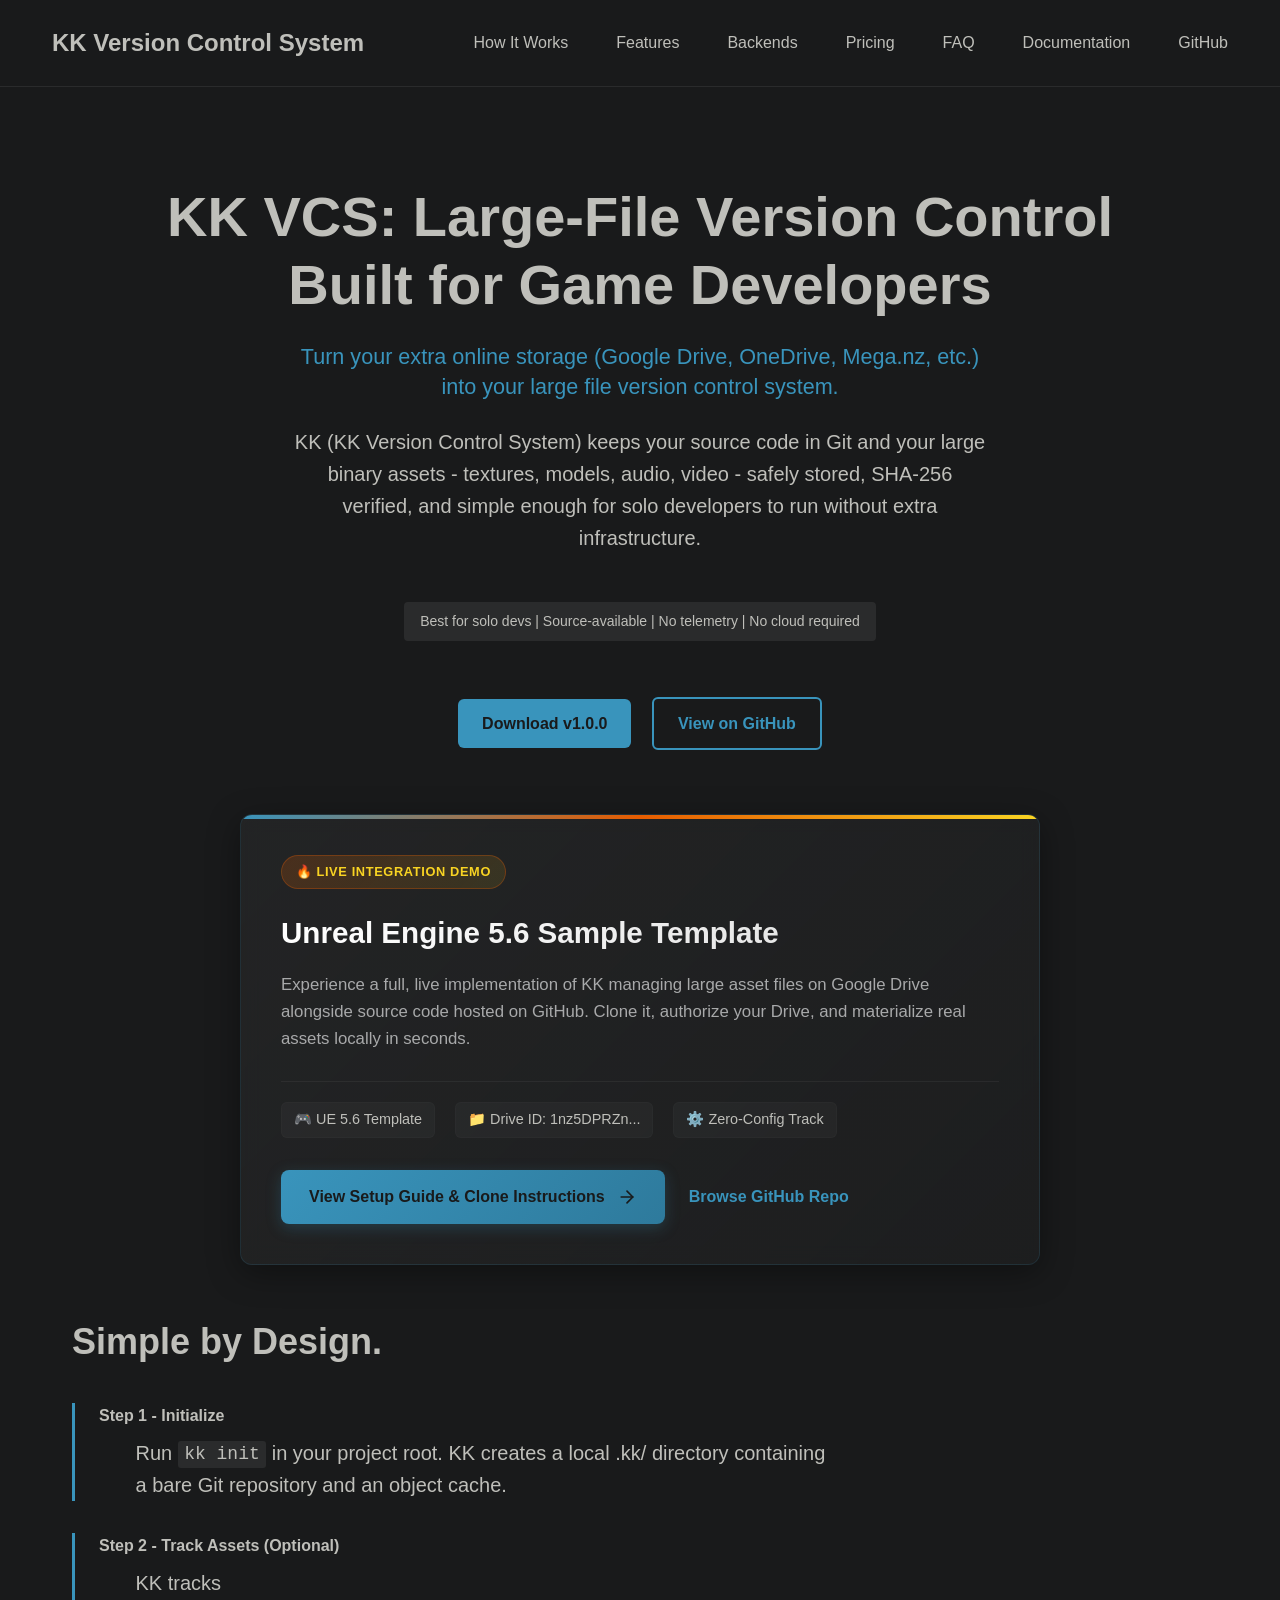
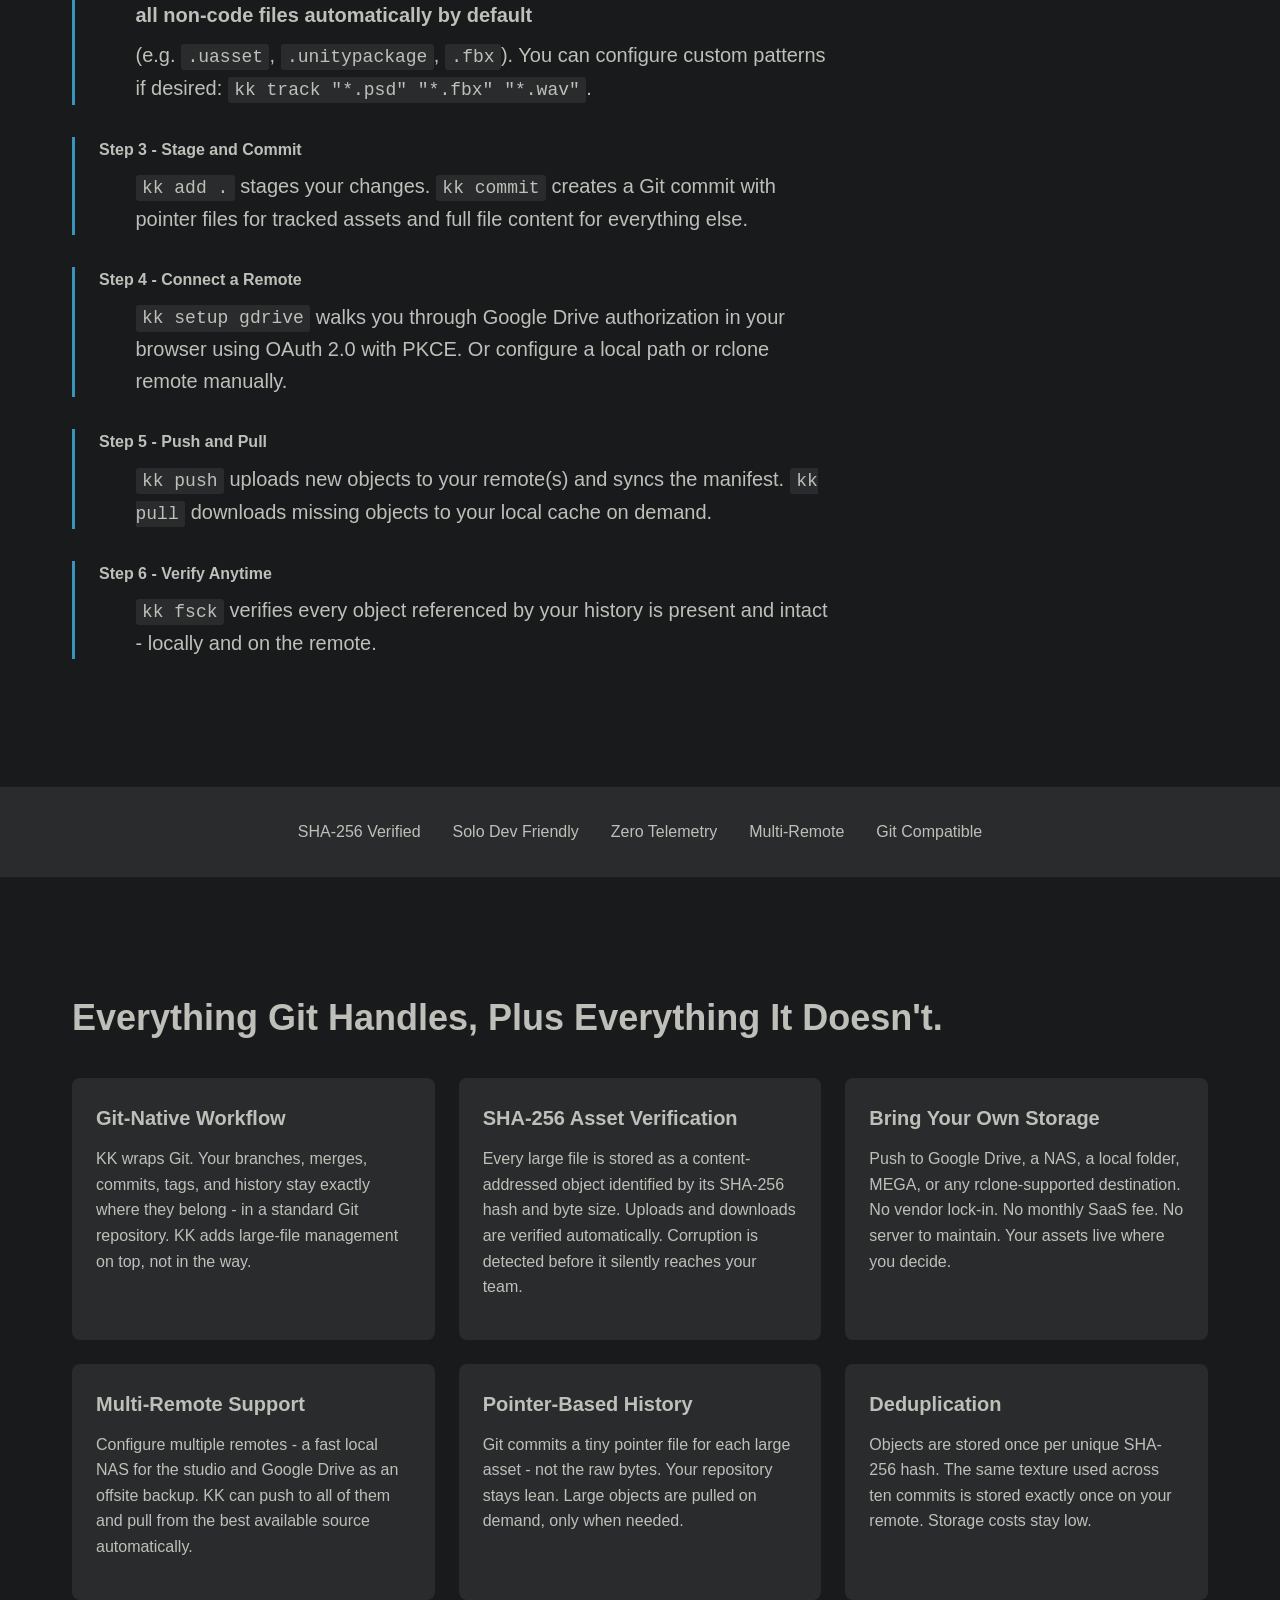
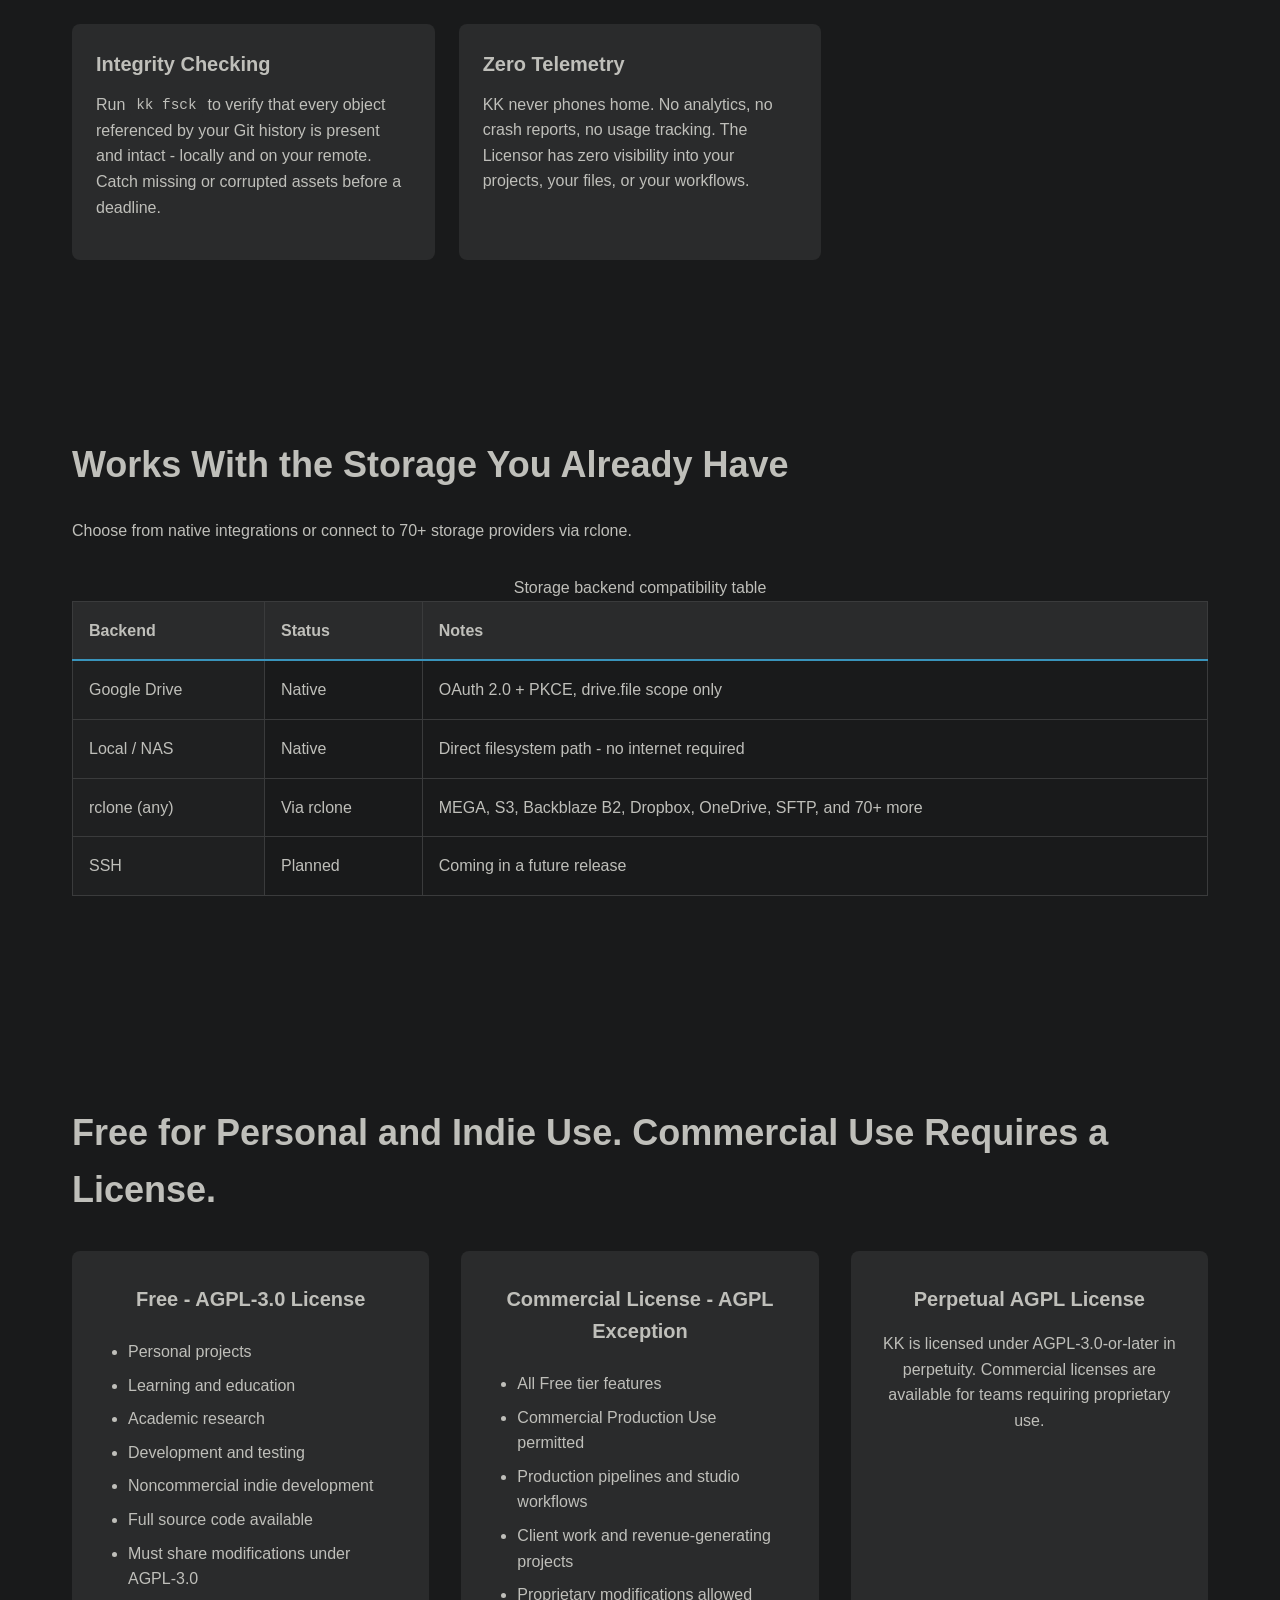
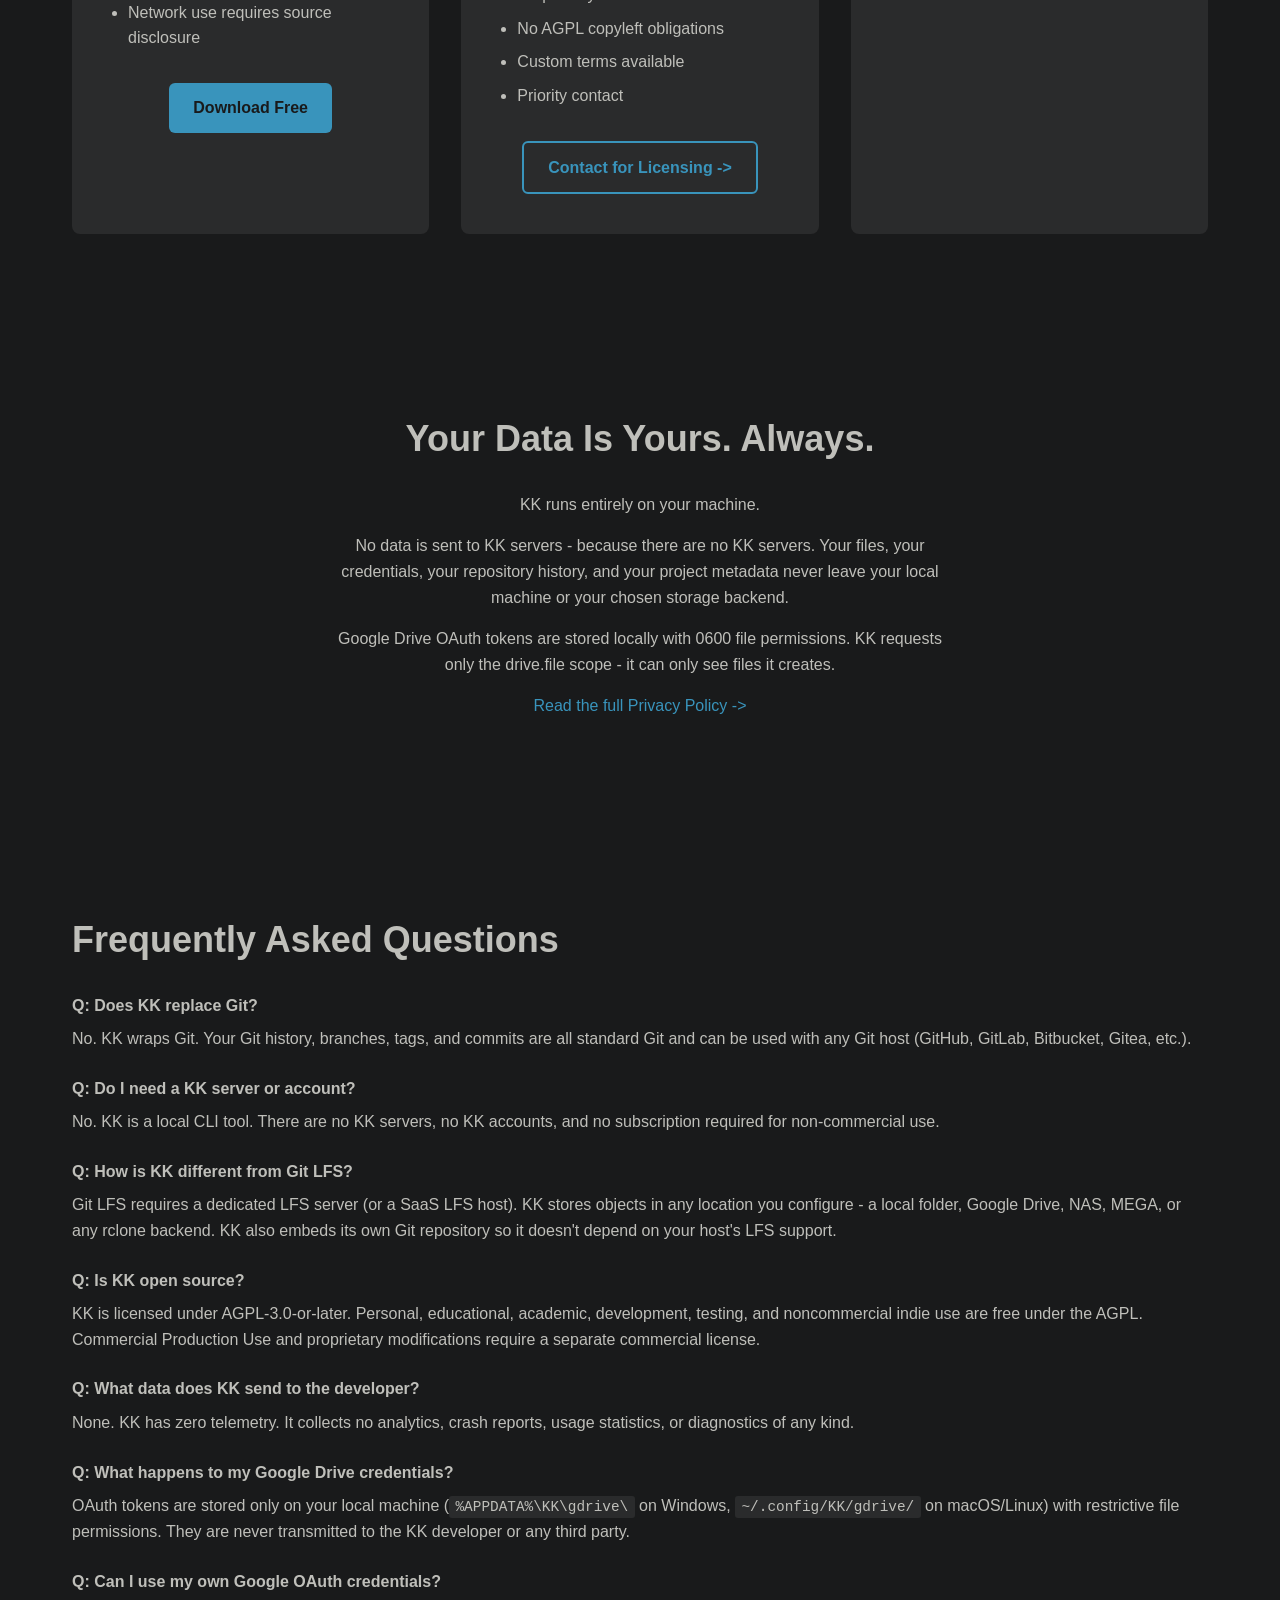
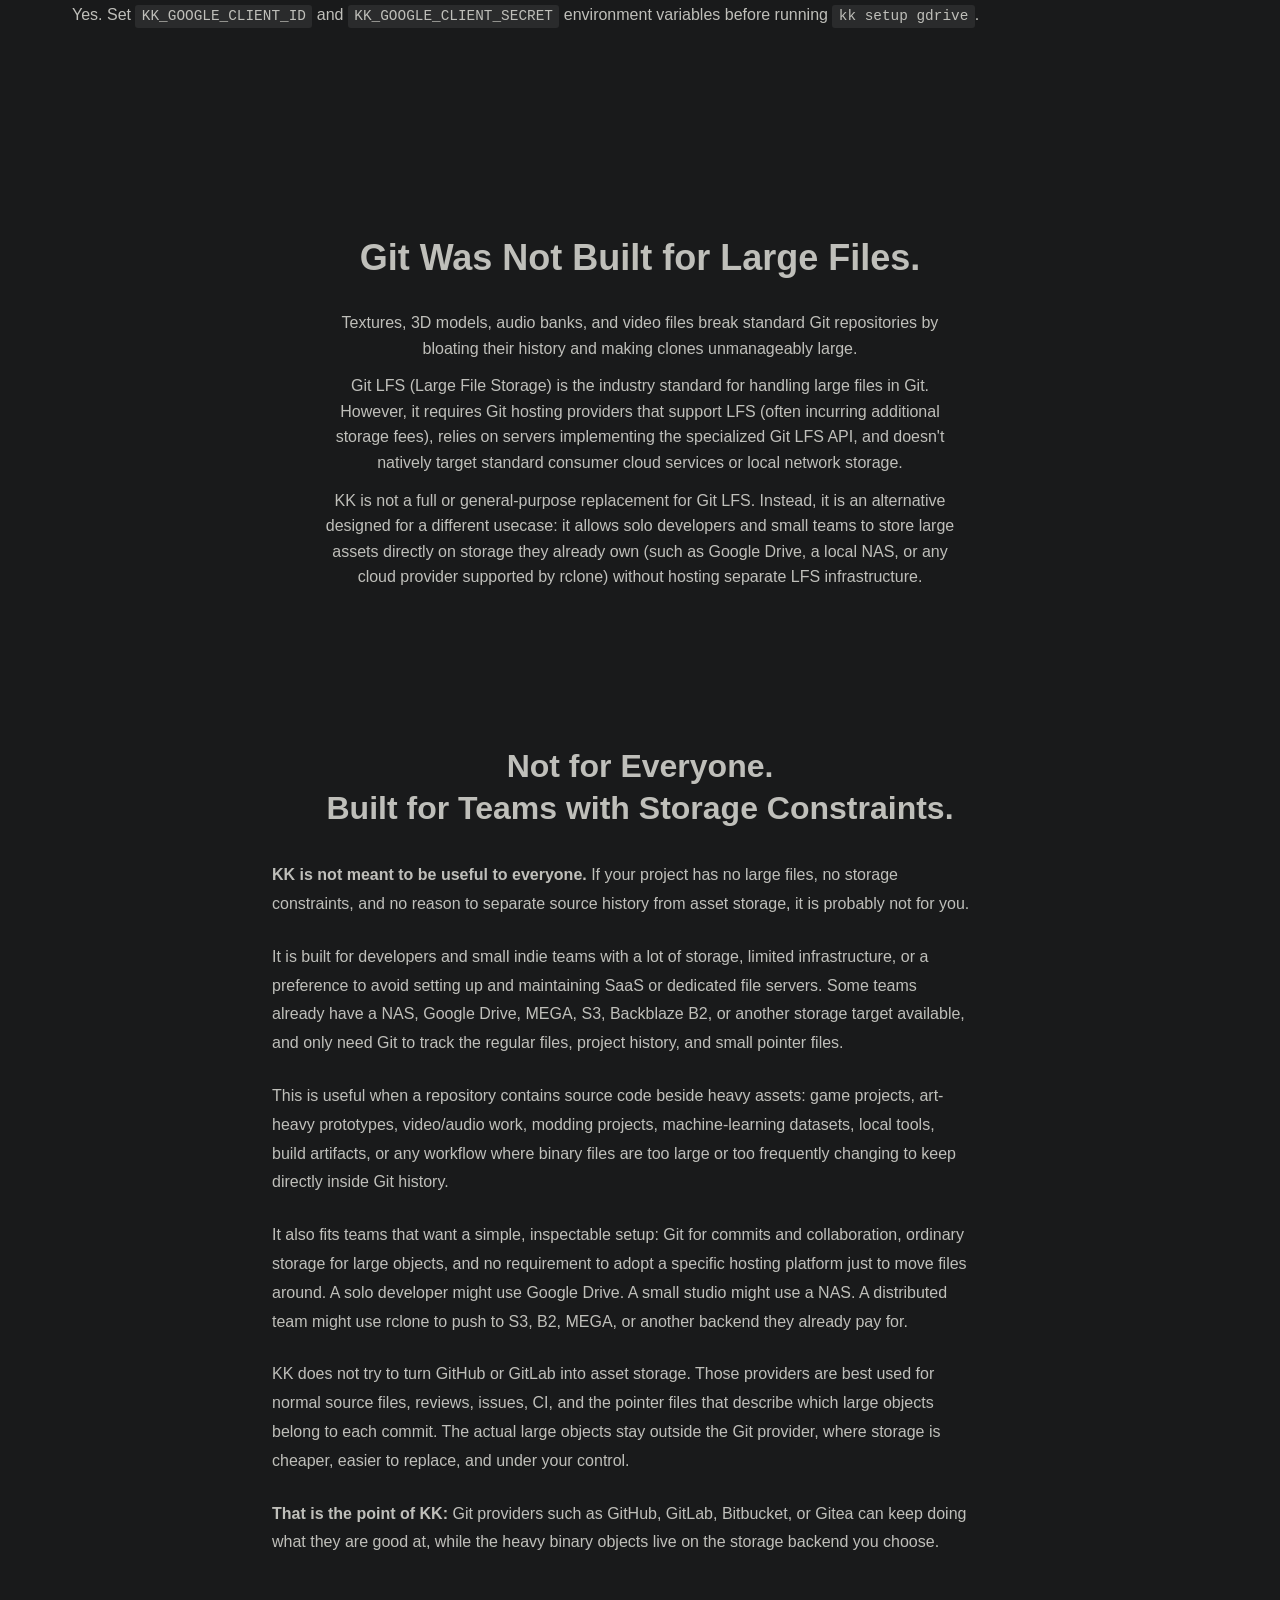
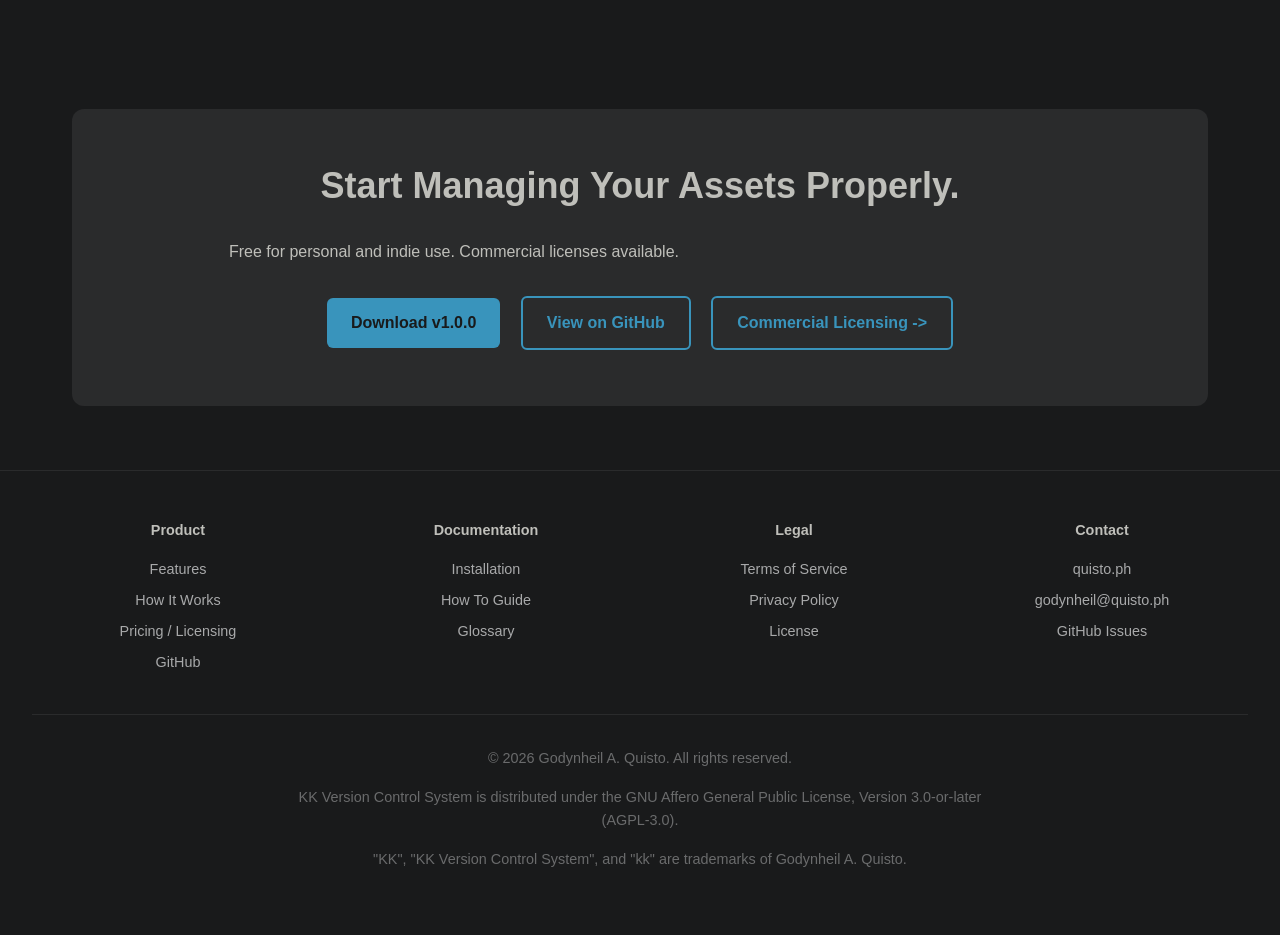
<file: index.html>
<!doctype html>
<html lang="en">
  <head>
    <meta charset="UTF-8" />
    <meta name="viewport" content="width=device-width, initial-scale=1.0" />
    <meta
      name="description"
      content="KK is an AGPL-3.0-or-later, Git-compatible CLI for solo game developers and teams that stores large assets in cloud or local storage with verification and deduplication."
    />
    <meta
      name="keywords"
      content="kk, kk vcs, kk version control, kk version control system, version control, git lfs alternative, large file storage, game development, binary asset management, git compatible"
    />
    <meta name="author" content="Godynheil A. Quisto" />
    <meta name="robots" content="index, follow" />
    <meta name="theme-color" content="#191a1b" />
    <meta name="referrer" content="strict-origin-when-cross-origin" />
    <meta
      http-equiv="Content-Security-Policy"
      content="default-src 'self'; style-src 'self' 'unsafe-inline'; script-src 'self' 'unsafe-inline'; img-src 'self' https:; font-src 'self'; connect-src 'self'; frame-ancestors 'none'; base-uri 'self';"
    />
    <meta http-equiv="X-Content-Type-Options" content="nosniff" />
    <meta
      http-equiv="Permissions-Policy"
      content="accelerometer=(), camera=(), microphone=(), geolocation=()"
    />
    <link rel="canonical" href="https://kkvcs.com/" />
    <link rel="icon" href="/icon/favicon.ico" sizes="any" />
    <link
      rel="icon"
      type="image/png"
      sizes="32x32"
      href="/icon/favicon-32x32.png"
    />
    <link
      rel="icon"
      type="image/png"
      sizes="16x16"
      href="/icon/favicon-16x16.png"
    />
    <link rel="apple-touch-icon" href="/icon/apple-touch-icon.png" />
    <link rel="manifest" href="/icon/site.webmanifest" />
    <link rel="prefetch" href="/docs/" />
    <link rel="prefetch" href="/license/" />
    <link rel="prefetch" href="/privacy-policy/" />
    <link rel="prefetch" href="/terms-of-service/" />
    <link rel="stylesheet" href="/css/core.css" />
    <link rel="stylesheet" href="/css/navigation.css" />
    <meta property="og:type" content="website" />
    <meta property="og:locale" content="en_US" />
    <meta property="og:site_name" content="KK VCS - Version Control System" />
    <meta property="og:title" content="KK VCS - Version Control System" />
    <meta
      property="og:description"
      content="KK VCS is an AGPL-3.0-or-later Git-compatible large-file version control system for solo game developers and teams, with verified cloud or local storage."
    />
    <meta property="og:url" content="https://kkvcs.com/" />
    <meta
      property="og:image:secure_url"
      content="https://kkvcs.com/icon/android-chrome-512x512.png"
    />
    <meta
      property="og:image"
      content="https://kkvcs.com/icon/android-chrome-512x512.png"
    />
    <meta property="og:image:type" content="image/png" />
    <meta property="og:image:width" content="512" />
    <meta property="og:image:height" content="512" />
    <meta property="og:image:alt" content="KK Version Control System logo" />
    <meta name="twitter:card" content="summary_large_image" />
    <meta name="twitter:title" content="KK VCS - Version Control System" />
    <meta
      name="twitter:description"
      content="KK VCS is an AGPL-3.0-or-later Git-compatible large-file version control system for solo game developers and teams, with verified cloud or local storage."
    />
    <meta
      name="twitter:image"
      content="https://kkvcs.com/icon/android-chrome-512x512.png"
    />
    <meta name="twitter:image:alt" content="KK Version Control System logo" />
    <title>
      KK VCS - Version Control System for Game Developers | Git-Compatible Large File Storage
    </title>

    <script type="application/ld+json">
      {
        "@context": "https://schema.org",
        "@type": "Organization",
        "name": "KK Version Control System",
        "alternateName": ["KK VCS", "KK"],
        "url": "https://kkvcs.com",
        "logo": "https://kkvcs.com/icon/android-chrome-512x512.png",
        "description": "Git-compatible large-file version control for solo game developers and teams",
        "sameAs": ["https://github.com/godynheil/kk"],
        "contactPoint": {
          "@type": "ContactPoint",
          "contactType": "Support",
          "email": "godynheil@quisto.ph"
        }
      }
    </script>

    <script type="application/ld+json">
      {
        "@context": "https://schema.org",
        "@type": "SoftwareApplication",
        "name": "KK Version Control System",
        "alternateName": ["KK VCS", "KK"],
        "description": "AGPL-3.0-or-later, Git-compatible CLI for solo game developers and teams that stores large assets in cloud or local storage with verification and deduplication",
        "url": "https://kkvcs.com",
        "license": "AGPL-3.0-or-later",
        "applicationCategory": "DeveloperApplication",
        "operatingSystem": "Windows, macOS, Linux",
        "offers": {
          "@type": "Offer",
          "price": "0",
          "priceCurrency": "USD"
        }
      }
    </script>

    <script type="application/ld+json">
      {
        "@context": "https://schema.org",
        "@type": "FAQPage",
        "mainEntity": [
          {
            "@type": "Question",
            "name": "Does KK replace Git?",
            "acceptedAnswer": {
              "@type": "Answer",
              "text": "No. KK wraps Git. Your Git history, branches, tags, and commits are all standard Git and can be used with any Git host (GitHub, GitLab, Bitbucket, Gitea, etc.)."
            }
          },
          {
            "@type": "Question",
            "name": "Do I need a KK server or account?",
            "acceptedAnswer": {
              "@type": "Answer",
              "text": "No. KK is a local CLI tool. There are no KK servers, no KK accounts, and no subscription required for non-commercial use."
            }
          },
          {
            "@type": "Question",
            "name": "How is KK different from Git LFS?",
            "acceptedAnswer": {
              "@type": "Answer",
              "text": "Git LFS requires a dedicated LFS server (or a SaaS LFS host). KK stores objects in any location you configure - a local folder, Google Drive, NAS, MEGA, or any rclone backend. KK also embeds its own Git repository so it doesn't depend on your host's LFS support."
            }
          },
          {
            "@type": "Question",
            "name": "Is KK open source?",
            "acceptedAnswer": {
              "@type": "Answer",
              "text": "KK is licensed under AGPL-3.0-or-later. Personal, educational, academic, development, testing, and noncommercial indie use are free under the AGPL. Commercial Production Use and proprietary modifications require a separate commercial license."
            }
          },
          {
            "@type": "Question",
            "name": "What data does KK send to the developer?",
            "acceptedAnswer": {
              "@type": "Answer",
              "text": "None. KK has zero telemetry. It collects no analytics, crash reports, usage statistics, or diagnostics of any kind."
            }
          },
          {
            "@type": "Question",
            "name": "What happens to my Google Drive credentials?",
            "acceptedAnswer": {
              "@type": "Answer",
              "text": "OAuth tokens are stored only on your local machine with restrictive file permissions. They are never transmitted to the KK developer or any third party."
            }
          },
          {
            "@type": "Question",
            "name": "Can I use my own Google OAuth credentials?",
            "acceptedAnswer": {
              "@type": "Answer",
              "text": "Yes. Set KK_GOOGLE_CLIENT_ID and KK_GOOGLE_CLIENT_SECRET environment variables before running kk setup gdrive."
            }
          }
        ]
      }
    </script>
    <link rel="stylesheet" href="/css/pages/home.css" />
    <script src="/js/copy-code.js" defer></script>
    <script src="/js/mobile-nav.js" defer></script>
  </head>
  <body>
    <a href="#main-content" class="skip-link">Skip to main content</a>
    <nav aria-label="Main navigation">
      <div class="container">
        <a href="/" class="logo">KK Version Control System</a>
        <button
          class="nav-toggle"
          aria-expanded="false"
          aria-controls="nav-menu"
          aria-label="Toggle navigation menu">
          <span class="hamburger-icon" aria-hidden="true">
            <span></span>
            <span></span>
            <span></span>
          </span>
          <span class="nav-toggle-text">Menu</span>
        </button>
        <ul id="nav-menu" class="nav-menu">
          <li><a href="#how-it-works">How It Works</a></li>
          <li><a href="#features">Features</a></li>
          <li><a href="#backends">Backends</a></li>
          <li><a href="#pricing">Pricing</a></li>
          <li><a href="#faq">FAQ</a></li>
          <li><a href="/docs/">Documentation</a></li>
          <li>
            <a href="https://github.com/godynheil/kk" rel="noopener noreferrer"
              >GitHub</a
            >
          </li>
        </ul>
      </div>
      <div class="nav-menu-backdrop" aria-hidden="true"></div>
    </nav>

    <main id="main-content">
      <section class="hero">
        <h1>KK VCS: Large-File Version Control<br />Built for Game Developers</h1>
        <p class="tagline">
          Turn your extra online storage (Google Drive, OneDrive, Mega.nz, etc.)
          into your large file version control system.
        </p>
        <p>
          KK (KK Version Control System) keeps your source code in Git and your
          large binary assets - textures, models, audio, video - safely stored,
          SHA-256 verified, and simple enough for solo developers to run without
          extra infrastructure.
        </p>
        <div class="badge">
          Best for solo devs | Source-available | No telemetry | No cloud
          required
        </div>
        <div class="mt-2">
          <a
            href="https://github.com/godynheil/kk/releases/tag/release-ver-1.0.0"
            class="btn btn-primary"
            rel="noopener noreferrer"
            >Download v1.0.0</a
          >
          <a
            href="https://github.com/godynheil/kk"
            class="btn btn-secondary"
            rel="noopener noreferrer"
            >View on GitHub</a
          >
        </div>

        <!-- Live Demo Promo Section -->
        <div class="demo-promo-card">
          <div class="demo-badge">🔥 Live Integration Demo</div>
          <h2>Unreal Engine 5.6 Sample Template</h2>
          <p>
            Experience a full, live implementation of KK managing large asset files on Google Drive alongside source code hosted on GitHub. Clone it, authorize your Drive, and materialize real assets locally in seconds.
          </p>
          <div class="demo-meta">
            <span class="meta-item">🎮 UE 5.6 Template</span>
            <span class="meta-item">📁 Drive ID: 1nz5DPRZn...</span>
            <span class="meta-item">⚙️ Zero-Config Track</span>
          </div>
          <div class="demo-actions">
            <a href="/docs/ue-sample-project/" class="demo-btn">
              <span>View Setup Guide &amp; Clone Instructions</span>
              <svg xmlns="http://www.w3.org/2000/svg" width="20" height="20" viewBox="0 0 24 24" fill="none" stroke="currentColor" stroke-width="2" stroke-linecap="round" stroke-linejoin="round" class="arrow-icon"><line x1="5" y1="12" x2="19" y2="12"></line><polyline points="12 5 19 12 12 19"></polyline></svg>
            </a>
            <a href="https://github.com/godynheil/KKUETestProject" target="_blank" rel="noopener noreferrer" class="demo-link">
              Browse GitHub Repo
            </a>
          </div>
        </div>

        <div id="how-it-works" class="how-it-works mt-3">
          <h2>Simple by Design.</h2>
          <div class="step">
            <strong>Step 1 - Initialize</strong>
            <p>
              Run <code>kk init</code> in your project root. KK creates a local
              .kk/ directory containing a bare Git repository and an object
              cache.
            </p>
          </div>
          <div class="step">
            <strong>Step 2 - Track Assets (Optional)</strong>
            <p>
              KK tracks <strong>all non-code files automatically by default</strong> (e.g. <code>.uasset</code>, <code>.unitypackage</code>, <code>.fbx</code>). You can configure custom patterns if desired: <code>kk track "*.psd" "*.fbx" "*.wav"</code>.
            </p>
          </div>
          <div class="step">
            <strong>Step 3 - Stage and Commit</strong>
            <p>
              <code>kk add .</code> stages your changes.
              <code>kk commit</code> creates a Git commit with pointer files for
              tracked assets and full file content for everything else.
            </p>
          </div>
          <div class="step">
            <strong>Step 4 - Connect a Remote</strong>
            <p>
              <code>kk setup gdrive</code> walks you through Google Drive
              authorization in your browser using OAuth 2.0 with PKCE. Or
              configure a local path or rclone remote manually.
            </p>
          </div>
          <div class="step">
            <strong>Step 5 - Push and Pull</strong>
            <p>
              <code>kk push</code> uploads new objects to your remote(s) and
              syncs the manifest. <code>kk pull</code> downloads missing objects
              to your local cache on demand.
            </p>
          </div>
          <div class="step">
            <strong>Step 6 - Verify Anytime</strong>
            <p>
              <code>kk fsck</code> verifies every object referenced by your
              history is present and intact - locally and on the remote.
            </p>
          </div>
        </div>
      </section>

      <div class="stats-bar">
        <span>SHA-256 Verified</span>
        <span>Solo Dev Friendly</span>
        <span>Zero Telemetry</span>
        <span>Multi-Remote</span>
        <span>Git Compatible</span>
      </div>

      <section id="features">
        <h2>Everything Git Handles, Plus Everything It Doesn't.</h2>
        <div class="features-grid">
          <div class="feature-card">
            <h3>Git-Native Workflow</h3>
            <p>
              KK wraps Git. Your branches, merges, commits, tags, and history
              stay exactly where they belong - in a standard Git repository. KK
              adds large-file management on top, not in the way.
            </p>
          </div>
          <div class="feature-card">
            <h3>SHA-256 Asset Verification</h3>
            <p>
              Every large file is stored as a content-addressed object
              identified by its SHA-256 hash and byte size. Uploads and
              downloads are verified automatically. Corruption is detected
              before it silently reaches your team.
            </p>
          </div>
          <div class="feature-card">
            <h3>Bring Your Own Storage</h3>
            <p>
              Push to Google Drive, a NAS, a local folder, MEGA, or any
              rclone-supported destination. No vendor lock-in. No monthly SaaS
              fee. No server to maintain. Your assets live where you decide.
            </p>
          </div>
          <div class="feature-card">
            <h3>Multi-Remote Support</h3>
            <p>
              Configure multiple remotes - a fast local NAS for the studio and
              Google Drive as an offsite backup. KK can push to all of them and
              pull from the best available source automatically.
            </p>
          </div>
          <div class="feature-card">
            <h3>Pointer-Based History</h3>
            <p>
              Git commits a tiny pointer file for each large asset - not the raw
              bytes. Your repository stays lean. Large objects are pulled on
              demand, only when needed.
            </p>
          </div>
          <div class="feature-card">
            <h3>Deduplication</h3>
            <p>
              Objects are stored once per unique SHA-256 hash. The same texture
              used across ten commits is stored exactly once on your remote.
              Storage costs stay low.
            </p>
          </div>
          <div class="feature-card">
            <h3>Integrity Checking</h3>
            <p>
              Run <code>kk fsck</code> to verify that every object referenced by
              your Git history is present and intact - locally and on your
              remote. Catch missing or corrupted assets before a deadline.
            </p>
          </div>
          <div class="feature-card">
            <h3>Zero Telemetry</h3>
            <p>
              KK never phones home. No analytics, no crash reports, no usage
              tracking. The Licensor has zero visibility into your projects,
              your files, or your workflows.
            </p>
          </div>
        </div>
      </section>

      <section id="backends">
        <h2>Works With the Storage You Already Have</h2>
        <p class="mb-1-5">
          Choose from native integrations or connect to 70+ storage providers via
          rclone.
        </p>
        <table>
          <caption class="visually-hidden">
            Storage backend compatibility table
          </caption>
          <thead>
            <tr>
              <th scope="col">Backend</th>
              <th scope="col">Status</th>
              <th scope="col">Notes</th>
            </tr>
          </thead>
          <tbody>
            <tr>
              <th scope="row">Google Drive</th>
              <td>Native</td>
              <td>OAuth 2.0 + PKCE, drive.file scope only</td>
            </tr>
            <tr>
              <th scope="row">Local / NAS</th>
              <td>Native</td>
              <td>Direct filesystem path - no internet required</td>
            </tr>
            <tr>
              <th scope="row">rclone (any)</th>
              <td>Via rclone</td>
              <td>
                MEGA, S3, Backblaze B2, Dropbox, OneDrive, SFTP, and 70+ more
              </td>
            </tr>
            <tr>
              <th scope="row">SSH</th>
              <td>Planned</td>
              <td>Coming in a future release</td>
            </tr>
          </tbody>
        </table>
      </section>

      <section id="pricing">
        <h2>Free for Personal and Indie Use. Commercial Use Requires a License.</h2>
        <div class="pricing-grid">
          <div class="pricing-card">
            <h3>Free - AGPL-3.0 License</h3>
            <ul>
              <li>Personal projects</li>
              <li>Learning and education</li>
              <li>Academic research</li>
              <li>Development and testing</li>
              <li>Noncommercial indie development</li>
              <li>Full source code available</li>
              <li>Must share modifications under AGPL-3.0</li>
              <li>Network use requires source disclosure</li>
            </ul>
            <a href="https://github.com/godynheil/kk/releases/tag/release-ver-1.0.0" class="btn btn-primary" rel="noopener noreferrer">Download Free</a>
          </div>
          <div class="pricing-card">
            <h3>Commercial License - AGPL Exception</h3>
            <ul>
              <li>All Free tier features</li>
              <li>Commercial Production Use permitted</li>
              <li>Production pipelines and studio workflows</li>
              <li>Client work and revenue-generating projects</li>
              <li>Proprietary modifications allowed</li>
              <li>No AGPL copyleft obligations</li>
              <li>Custom terms available</li>
              <li>Priority contact</li>
            </ul>
            <a href="mailto:godynheil@quisto.ph" class="btn btn-secondary">Contact for Licensing -></a>
          </div>
          <div class="pricing-card">
            <h3>Perpetual AGPL License</h3>
            <p>KK is licensed under AGPL-3.0-or-later in perpetuity. Commercial licenses are available for teams requiring proprietary use.</p>
          </div>
        </div>
      </section>

      <section class="privacy-section">
        <h2>Your Data Is Yours. Always.</h2>
        <p>KK runs entirely on your machine.</p>
        <p>
          No data is sent to KK servers - because there are no KK servers. Your
          files, your credentials, your repository history, and your project
          metadata never leave your local machine or your chosen storage
          backend.
        </p>
        <p>
          Google Drive OAuth tokens are stored locally with 0600 file
          permissions. KK requests only the drive.file scope - it can only see
          files it creates.
        </p>
        <p><a href="/privacy-policy/">Read the full Privacy Policy -></a></p>
      </section>

      <section id="faq">
        <h2>Frequently Asked Questions</h2>
        <dl>
          <div class="faq-item">
            <dt>Q: Does KK replace Git?</dt>
            <dd>
              No. KK wraps Git. Your Git history, branches, tags, and commits
              are all standard Git and can be used with any Git host (GitHub,
              GitLab, Bitbucket, Gitea, etc.).
            </dd>
          </div>
          <div class="faq-item">
            <dt>Q: Do I need a KK server or account?</dt>
            <dd>
              No. KK is a local CLI tool. There are no KK servers, no KK
              accounts, and no subscription required for non-commercial use.
            </dd>
          </div>
          <div class="faq-item">
            <dt>Q: How is KK different from Git LFS?</dt>
            <dd>
              Git LFS requires a dedicated LFS server (or a SaaS LFS host). KK
              stores objects in any location you configure - a local folder,
              Google Drive, NAS, MEGA, or any rclone backend. KK also embeds its
              own Git repository so it doesn't depend on your host's LFS
              support.
            </dd>
          </div>
          <div class="faq-item">
            <dt>Q: Is KK open source?</dt>
            <dd>
              KK is licensed under AGPL-3.0-or-later. Personal, educational,
              academic, development, testing, and noncommercial indie use are
              free under the AGPL. Commercial Production Use and proprietary
              modifications require a separate commercial license.
            </dd>
          </div>
          <div class="faq-item">
            <dt>Q: What data does KK send to the developer?</dt>
            <dd>
              None. KK has zero telemetry. It collects no analytics, crash
              reports, usage statistics, or diagnostics of any kind.
            </dd>
          </div>
          <div class="faq-item">
            <dt>Q: What happens to my Google Drive credentials?</dt>
            <dd>
              OAuth tokens are stored only on your local machine (<code
                >%APPDATA%\KK\gdrive\</code
              >
              on Windows, <code>~/.config/KK/gdrive/</code> on macOS/Linux) with
              restrictive file permissions. They are never transmitted to the KK
              developer or any third party.
            </dd>
          </div>
          <div class="faq-item">
            <dt>Q: Can I use my own Google OAuth credentials?</dt>
            <dd>
              Yes. Set <code>KK_GOOGLE_CLIENT_ID</code> and
              <code>KK_GOOGLE_CLIENT_SECRET</code> environment variables before
              running <code>kk setup gdrive</code>.
            </dd>
          </div>
        </dl>
      </section>

      <section class="problem-section">
        <h2>Git Was Not Built for Large Files.</h2>
        <p>
          Textures, 3D models, audio banks, and video files break standard Git
          repositories by bloating their history and making clones unmanageably
          large.
        </p>
        <p>
          Git LFS (Large File Storage) is the industry standard for handling
          large files in Git. However, it requires Git hosting providers that
          support LFS (often incurring additional storage fees), relies on
          servers implementing the specialized Git LFS API, and doesn't natively
          target standard consumer cloud services or local network storage.
        </p>
        <p>
          KK is not a full or general-purpose replacement for Git LFS. Instead,
          it is an alternative designed for a different usecase: it allows solo
          developers and small teams to store large assets directly on storage
          they already own (such as Google Drive, a local NAS, or any cloud
          provider supported by rclone) without hosting separate LFS
          infrastructure.
        </p>
      </section>

      <section class="who-section">
        <h2>Not for Everyone.<br />Built for Teams with Storage Constraints.</h2>
        <p>
          <strong
            >KK is not meant to be useful to everyone.</strong
          >
          If your project has no large files, no storage constraints, and no
          reason to separate source history from asset storage, it is probably
          not for you.
        </p>
        <p>
          It is built for developers and small indie teams with a lot of
          storage, limited infrastructure, or a preference to avoid setting up
          and maintaining SaaS or dedicated file servers. Some teams already have
          a NAS, Google Drive, MEGA, S3, Backblaze B2, or another storage target
          available, and only need Git to track the regular files, project
          history, and small pointer files.
        </p>
        <p>
          This is useful when a repository contains source code beside heavy
          assets: game projects, art-heavy prototypes, video/audio work, modding
          projects, machine-learning datasets, local tools, build artifacts, or
          any workflow where binary files are too large or too frequently
          changing to keep directly inside Git history.
        </p>
        <p>
          It also fits teams that want a simple, inspectable setup: Git for
          commits and collaboration, ordinary storage for large objects, and no
          requirement to adopt a specific hosting platform just to move files
          around. A solo developer might use Google Drive. A small studio might
          use a NAS. A distributed team might use rclone to push to S3, B2, MEGA,
          or another backend they already pay for.
        </p>
        <p>
          KK does not try to turn GitHub or GitLab into asset storage. Those
          providers are best used for normal source files, reviews, issues, CI,
          and the pointer files that describe which large objects belong to each
          commit. The actual large objects stay outside the Git provider, where
          storage is cheaper, easier to replace, and under your control.
        </p>
        <p>
          <strong>That is the point of KK:</strong> Git providers such as GitHub,
          GitLab, Bitbucket, or Gitea can keep doing what they are good at, while
          the heavy binary objects live on the storage backend you choose.
        </p>
      </section>

      <section>
        <div class="cta-banner">
          <h2>Start Managing Your Assets Properly.</h2>
          <p>Free for personal and indie use. Commercial licenses available.</p>
          <div class="mt-1-5">
            <a
              href="https://github.com/godynheil/kk/releases/tag/release-ver-1.0.0"
              class="btn btn-primary"
              rel="noopener noreferrer"
              >Download v1.0.0</a
            >
            <a
              href="https://github.com/godynheil/kk"
              class="btn btn-secondary"
              rel="noopener noreferrer"
              >View on GitHub</a
            >
            <a href="mailto:godynheil@quisto.ph" class="btn btn-secondary"
              >Commercial Licensing -></a
            >
          </div>
        </div>
      </section>
    </main>

    <footer>
      <div class="footer-content">
        <div class="footer-section">
          <h4>Product</h4>
          <ul>
            <li><a href="#features">Features</a></li>
            <li><a href="#how-it-works">How It Works</a></li>
            <li><a href="#pricing">Pricing / Licensing</a></li>
            <li>
              <a
                href="https://github.com/godynheil/kk"
                rel="noopener noreferrer"
                >GitHub</a
              >
            </li>
          </ul>
        </div>
        <div class="footer-section">
          <h4>Documentation</h4>
          <ul>
            <li><a href="/docs/installation/">Installation</a></li>
            <li><a href="/docs/how-to/">How To Guide</a></li>
            <li><a href="/docs/glossary/">Glossary</a></li>
          </ul>
        </div>
        <div class="footer-section">
          <h4>Legal</h4>
          <ul>
            <li><a href="/terms-of-service/">Terms of Service</a></li>
            <li><a href="/privacy-policy/">Privacy Policy</a></li>
            <li><a href="/license/">License</a></li>
          </ul>
        </div>
        <div class="footer-section">
          <h4>Contact</h4>
          <ul>
            <li>
              <a href="https://quisto.ph" rel="noopener noreferrer">quisto.ph</a>
            </li>
            <li>
              <a href="mailto:godynheil@quisto.ph">godynheil@quisto.ph</a>
            </li>
            <li>
              <a href="https://github.com/godynheil/kk/issues">GitHub Issues</a>
            </li>
          </ul>
        </div>
      </div>
      <div class="footer-bottom">
        <p>&copy; 2026 Godynheil A. Quisto. All rights reserved.</p>
        <p>
          KK Version Control System is distributed under the GNU Affero General Public License, Version 3.0-or-later (AGPL-3.0).
        </p>
        <p>
          "KK", "KK Version Control System", and "kk" are trademarks of
          Godynheil A. Quisto.
        </p>
      </div>
    </footer>
    <script>
      document.addEventListener('DOMContentLoaded', () => {
        const sections = document.querySelectorAll('#how-it-works, #features, #backends, #pricing, #faq');
        const navLinks = document.querySelectorAll('nav ul a');

        // Scroll spy function
        const scrollSpy = () => {
          let currentSectionId = '';
          const scrollPosition = window.scrollY + 120; // offset for sticky nav

          sections.forEach(section => {
            const sectionTop = section.offsetTop;
            const sectionHeight = section.offsetHeight;
            if (scrollPosition >= sectionTop && scrollPosition < sectionTop + sectionHeight) {
              currentSectionId = section.getAttribute('id');
            }
          });

          navLinks.forEach(link => {
            link.classList.remove('active');
            const href = link.getAttribute('href');
            if (href === `#${currentSectionId}` || href === `/#${currentSectionId}`) {
              link.classList.add('active');
            }
          });
        };

        window.addEventListener('scroll', scrollSpy);
        scrollSpy(); // Initial call
      });
    </script>
  </body>
</html>
</file>
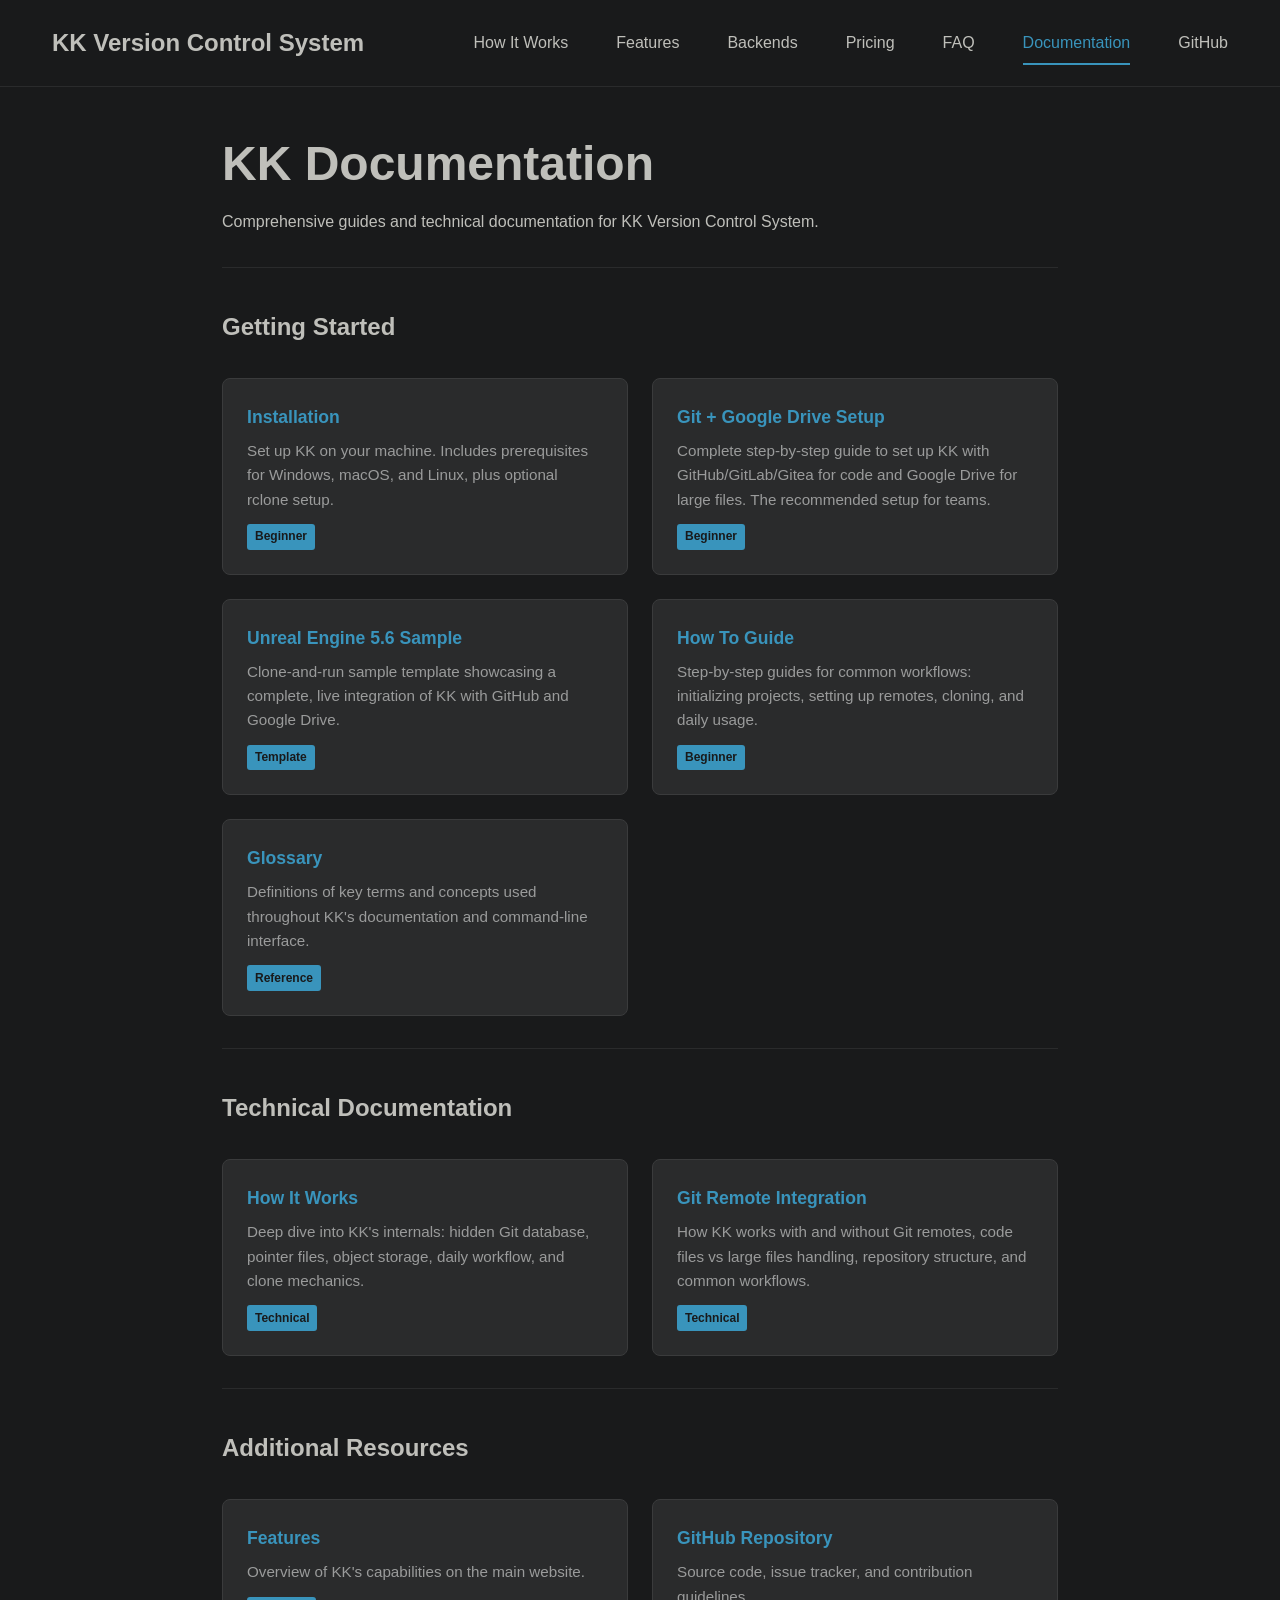
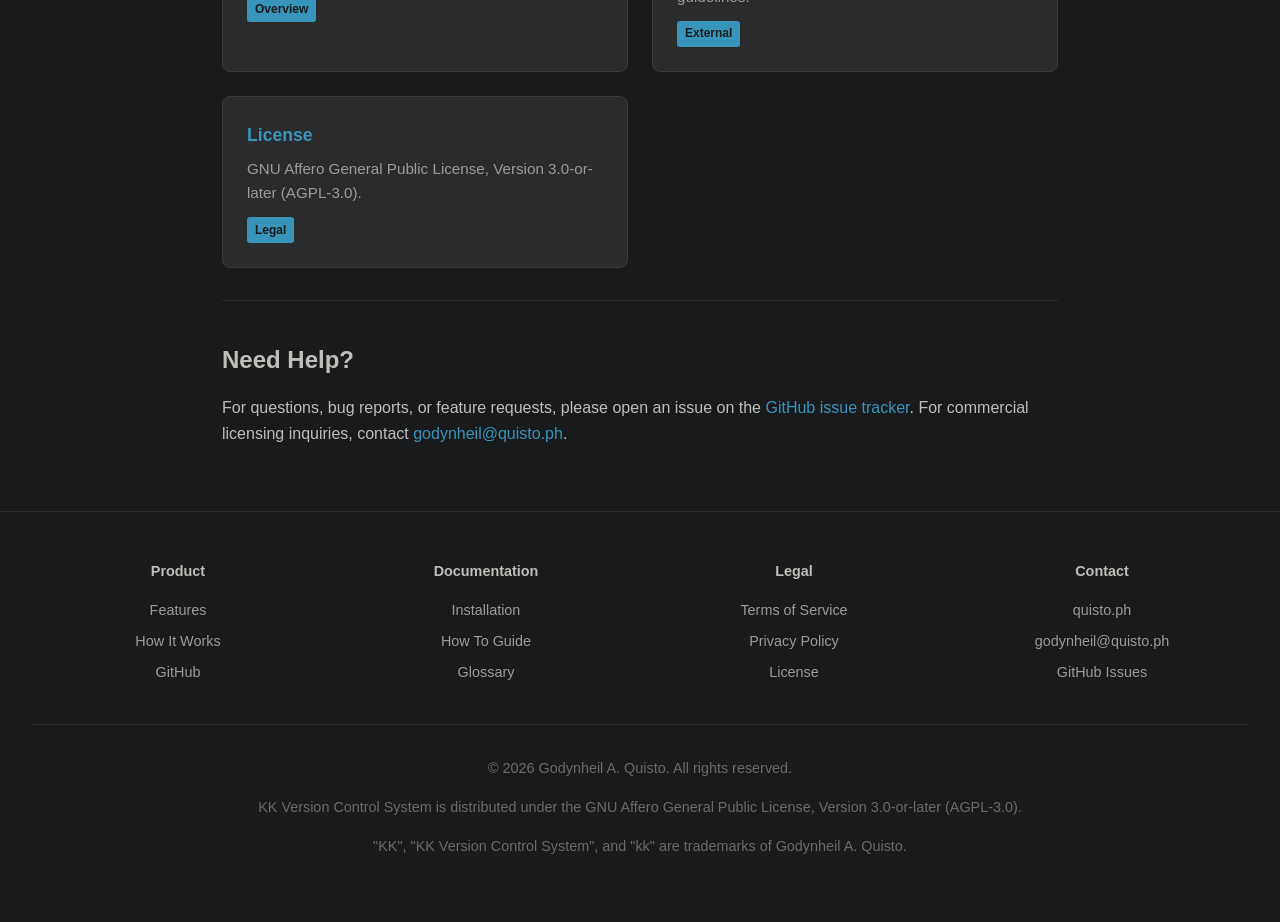
<file: docs/index.html>
<!doctype html>
<html lang="en">
  <head>
    <meta charset="UTF-8" />
    <meta name="viewport" content="width=device-width, initial-scale=1.0" />
    <meta
      name="description"
      content="Documentation for KK Version Control System - user guides, installation instructions, technical internals, and reference materials."
    />
    <meta name="author" content="Godynheil A. Quisto" />
    <meta name="robots" content="index, follow" />
    <meta name="theme-color" content="#191a1b" />
    <link rel="canonical" href="https://kkvcs.com/docs/" />
    <link rel="icon" href="/icon/favicon.ico" sizes="any" />
    <link
      rel="icon"
      type="image/png"
      sizes="32x32"
      href="/icon/favicon-32x32.png"
    />
    <link
      rel="icon"
      type="image/png"
      sizes="16x16"
      href="/icon/favicon-16x16.png"
    />
    <link rel="apple-touch-icon" href="/icon/apple-touch-icon.png" />
    <link rel="manifest" href="/icon/site.webmanifest" />
    <link rel="prefetch" href="/docs/installation/" />
    <link rel="prefetch" href="/docs/how-to/" />
    <link rel="prefetch" href="/docs/glossary/" />
    <link rel="prefetch" href="/docs/how-it-works/" />
    <link rel="prefetch" href="/docs/git-remote/" />
    <link rel="prefetch" href="/" />
    <link rel="stylesheet" href="/css/core.css" />
    <link rel="stylesheet" href="/css/navigation.css" />

    <meta property="og:type" content="website" />
    <meta
      property="og:title"
      content="Documentation | KK Version Control System"
    />
    <meta
      property="og:description"
      content="User guides, installation instructions, and technical documentation for KK Version Control System."
    />
    <meta property="og:url" content="https://kkvcs.com/docs/" />
    <meta
      property="og:image"
      content="https://kkvcs.com/icon/android-chrome-512x512.png"
    />
    <meta property="og:site_name" content="KK Version Control System" />
    <meta name="twitter:card" content="summary" />
    <meta
      name="twitter:title"
      content="Documentation | KK Version Control System"
    />
    <meta
      name="twitter:description"
      content="User guides, installation instructions, and technical documentation for KK Version Control System."
    />
    <meta
      name="twitter:image"
      content="https://kkvcs.com/icon/android-chrome-512x512.png"
    />
    <title>Documentation | KK Version Control System</title>
    <link rel="stylesheet" href="/css/pages/docs.css" />
    <script src="/js/copy-code.js" defer></script>
    <script src="/js/mobile-nav.js" defer></script>
  </head>
  <body>
    <nav aria-label="Main navigation">
      <div class="container">
        <a href="/" class="logo">KK Version Control System</a>
        <button
          class="nav-toggle"
          aria-expanded="false"
          aria-controls="nav-menu"
          aria-label="Toggle navigation menu">
          <span class="hamburger-icon" aria-hidden="true">
            <span></span>
            <span></span>
            <span></span>
          </span>
          <span class="nav-toggle-text">Menu</span>
        </button>
        <ul id="nav-menu" class="nav-menu">
          <li><a href="/#how-it-works">How It Works</a></li>
          <li><a href="/#features">Features</a></li>
          <li><a href="/#backends">Backends</a></li>
          <li><a href="/#pricing">Pricing</a></li>
          <li><a href="/#faq">FAQ</a></li>
          <li><a href="/docs/" class="active">Documentation</a></li>
          <li>
            <a href="https://github.com/godynheil/kk" rel="noopener noreferrer"
              >GitHub</a
            >
          </li>
        </ul>
      </div>
      <div class="nav-menu-backdrop" aria-hidden="true"></div>
    </nav>

    <main>
      <h1>KK Documentation</h1>
      <p>
        Comprehensive guides and technical documentation for KK Version Control
        System.
      </p>

      <hr />

      <h2>Getting Started</h2>

      <div class="doc-grid">
        <a href="/docs/installation/" class="doc-card">
          <h3>Installation</h3>
          <p>
            Set up KK on your machine. Includes prerequisites for Windows,
            macOS, and Linux, plus optional rclone setup.
          </p>
          <span class="tag">Beginner</span>
        </a>

        <a href="/docs/git-plus-gdrive/" class="doc-card">
          <h3>Git + Google Drive Setup</h3>
          <p>
            Complete step-by-step guide to set up KK with GitHub/GitLab/Gitea for
            code and Google Drive for large files. The recommended setup for teams.
          </p>
          <span class="tag">Beginner</span>
        </a>

        <a href="/docs/ue-sample-project/" class="doc-card">
          <h3>Unreal Engine 5.6 Sample</h3>
          <p>
            Clone-and-run sample template showcasing a complete, live integration of KK with GitHub and Google Drive.
          </p>
          <span class="tag">Template</span>
        </a>

        <a href="/docs/how-to/" class="doc-card">
          <h3>How To Guide</h3>
          <p>
            Step-by-step guides for common workflows: initializing projects,
            setting up remotes, cloning, and daily usage.
          </p>
          <span class="tag">Beginner</span>
        </a>

        <a href="/docs/glossary/" class="doc-card">
          <h3>Glossary</h3>
          <p>
            Definitions of key terms and concepts used throughout KK's
            documentation and command-line interface.
          </p>
          <span class="tag">Reference</span>
        </a>
      </div>

      <hr />

      <h2>Technical Documentation</h2>

      <div class="doc-grid">
        <a href="/docs/how-it-works/" class="doc-card">
          <h3>How It Works</h3>
          <p>
            Deep dive into KK's internals: hidden Git database, pointer files,
            object storage, daily workflow, and clone mechanics.
          </p>
          <span class="tag">Technical</span>
        </a>

        <a href="/docs/git-remote/" class="doc-card">
          <h3>Git Remote Integration</h3>
          <p>
            How KK works with and without Git remotes, code files vs large files
            handling, repository structure, and common workflows.
          </p>
          <span class="tag">Technical</span>
        </a>
      </div>

      <hr />

      <h2>Additional Resources</h2>

      <div class="doc-grid">
        <a href="/#features" class="doc-card">
          <h3>Features</h3>
          <p>Overview of KK's capabilities on the main website.</p>
          <span class="tag">Overview</span>
        </a>

        <a href="https://github.com/godynheil/kk" class="doc-card">
          <h3>GitHub Repository</h3>
          <p>Source code, issue tracker, and contribution guidelines.</p>
          <span class="tag">External</span>
        </a>

        <a href="/license/" class="doc-card">
          <h3>License</h3>
          <p>
            GNU Affero General Public License, Version 3.0-or-later (AGPL-3.0).
          </p>
          <span class="tag">Legal</span>
        </a>
      </div>

      <hr />

      <h2>Need Help?</h2>
      <p>
        For questions, bug reports, or feature requests, please open an issue on
        the
        <a href="https://github.com/godynheil/kk/issues">GitHub issue tracker</a
        >. For commercial licensing inquiries, contact
        <a href="mailto:godynheil@quisto.ph">godynheil@quisto.ph</a>.
      </p>
    </main>

    <footer>
      <div class="footer-content">
        <div class="footer-section">
          <h4>Product</h4>
          <ul>
            <li><a href="/#features">Features</a></li>
            <li><a href="/#how-it-works">How It Works</a></li>
            <li><a href="https://github.com/godynheil/kk">GitHub</a></li>
          </ul>
        </div>
        <div class="footer-section">
          <h4>Documentation</h4>
          <ul>
            <li><a href="/docs/installation/">Installation</a></li>
            <li><a href="/docs/how-to/">How To Guide</a></li>
            <li><a href="/docs/glossary/">Glossary</a></li>
          </ul>
        </div>
        <div class="footer-section">
          <h4>Legal</h4>
          <ul>
            <li><a href="/terms-of-service/">Terms of Service</a></li>
            <li><a href="/privacy-policy/">Privacy Policy</a></li>
            <li><a href="/license/">License</a></li>
          </ul>
        </div>
        <div class="footer-section">
          <h4>Contact</h4>
          <ul>
            <li>
              <a href="https://quisto.ph" rel="noopener noreferrer">quisto.ph</a>
            </li>
            <li>
              <a href="mailto:godynheil@quisto.ph">godynheil@quisto.ph</a>
            </li>
            <li>
              <a href="https://github.com/godynheil/kk/issues">GitHub Issues</a>
            </li>
          </ul>
        </div>
      </div>
      <div class="footer-bottom">
        <p>&copy; 2026 Godynheil A. Quisto. All rights reserved.</p>
        <p>
          KK Version Control System is distributed under the GNU Affero General Public License, Version 3.0-or-later (AGPL-3.0).
        </p>
        <p>
          "KK", "KK Version Control System", and "kk" are trademarks of
          Godynheil A. Quisto.
        </p>
      </div>
    </footer>
  </body>
</html>
</file>
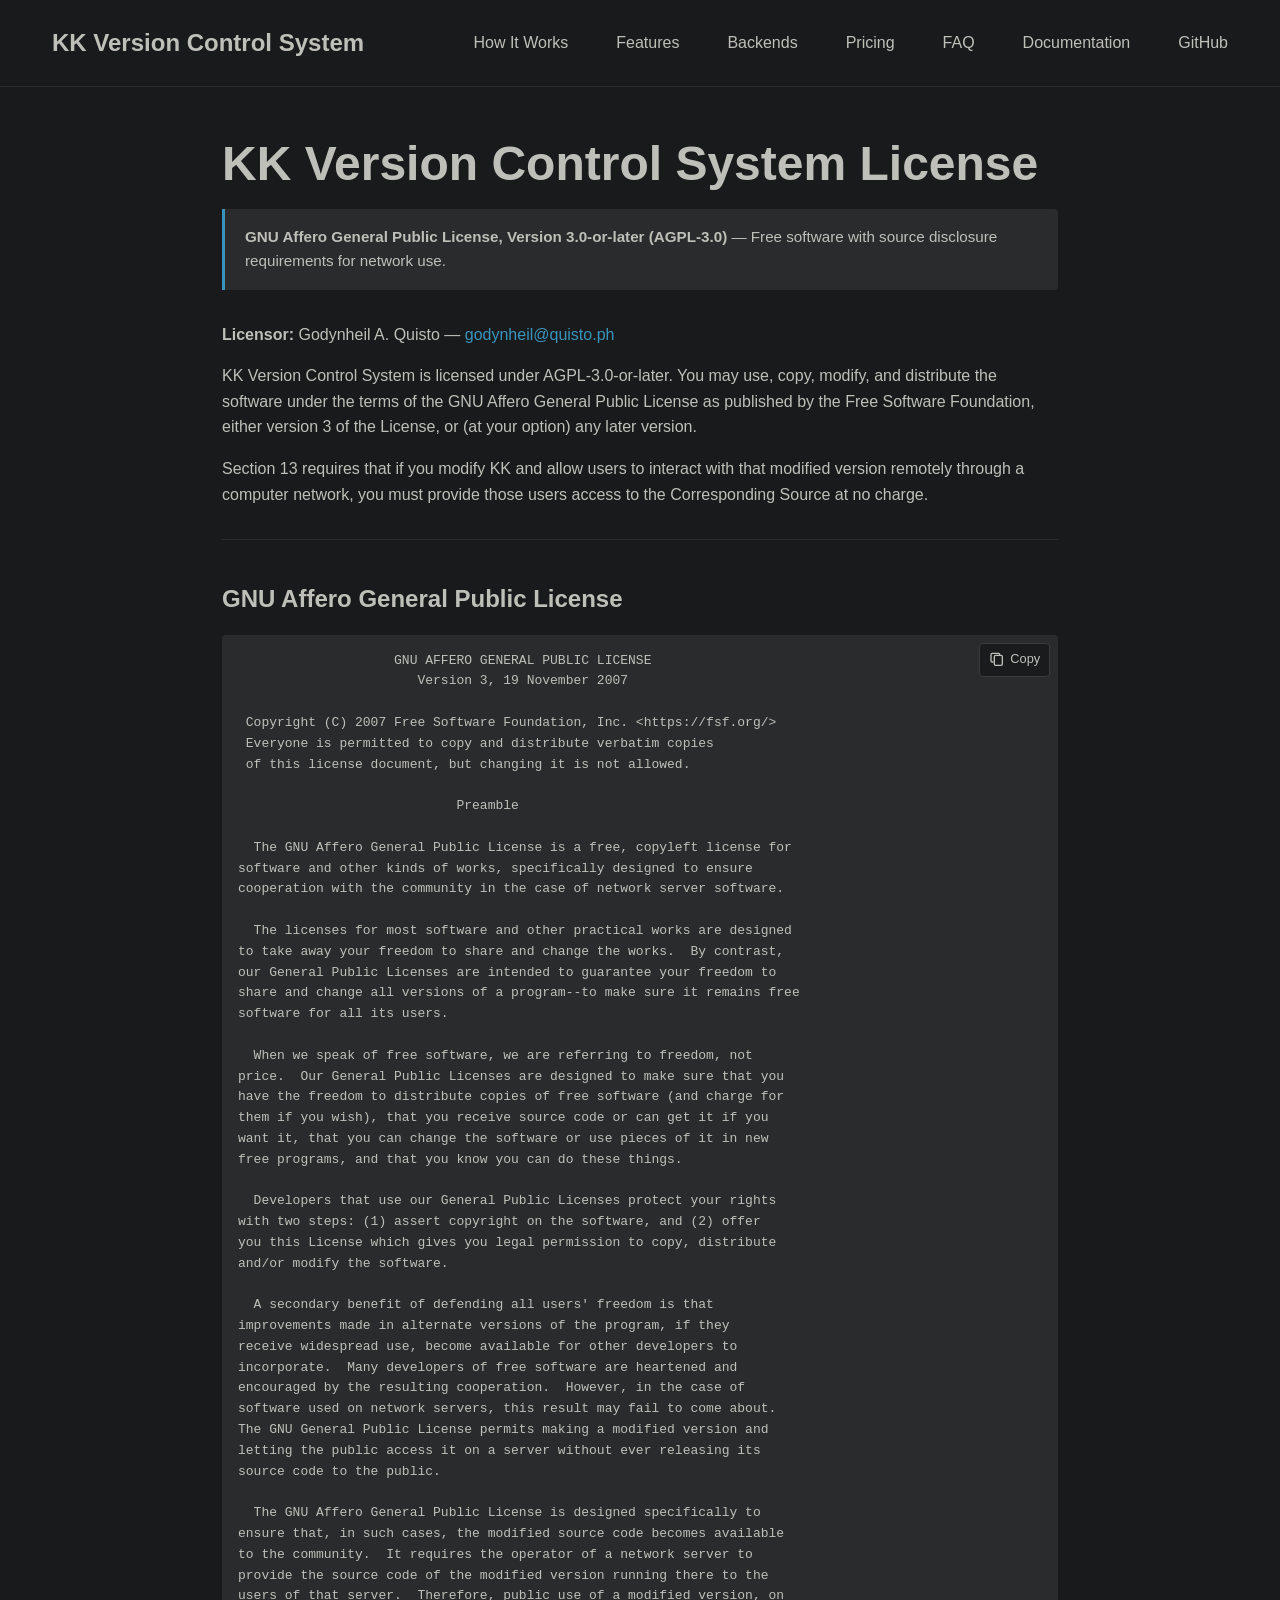
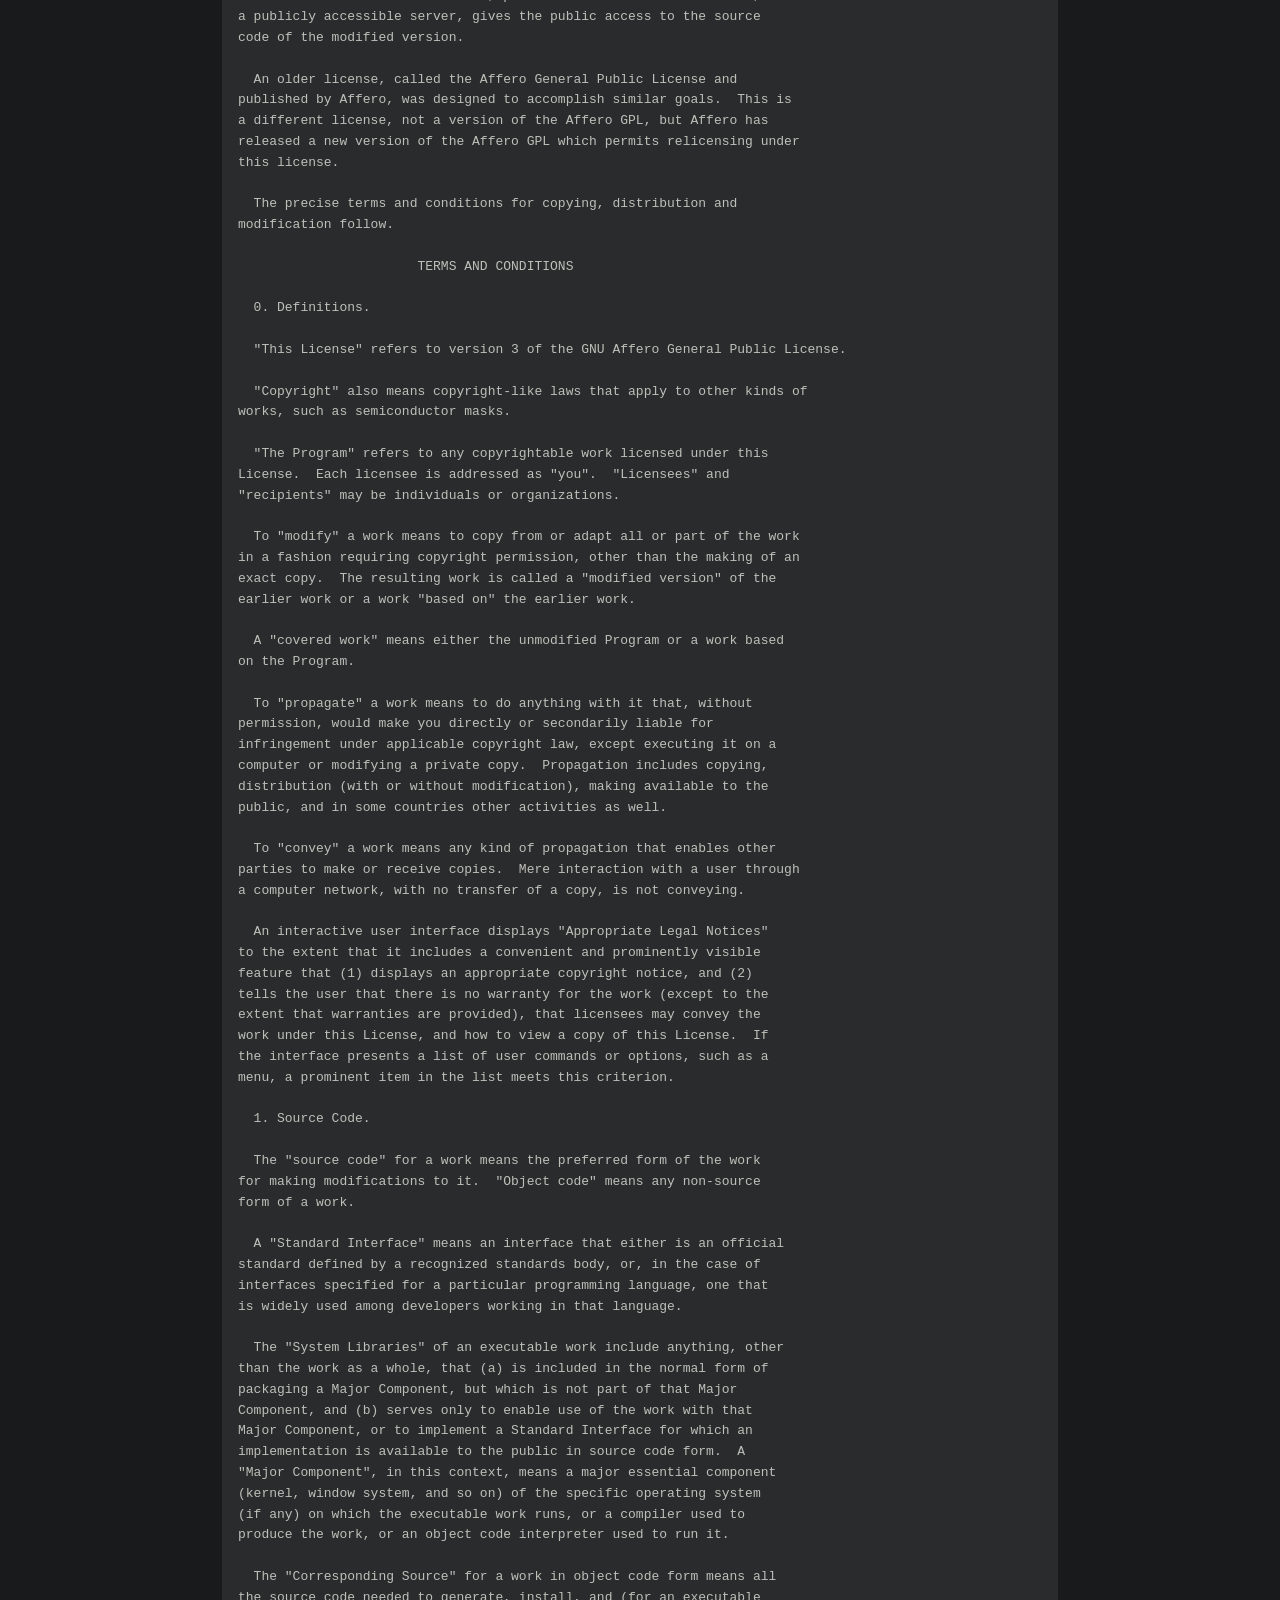
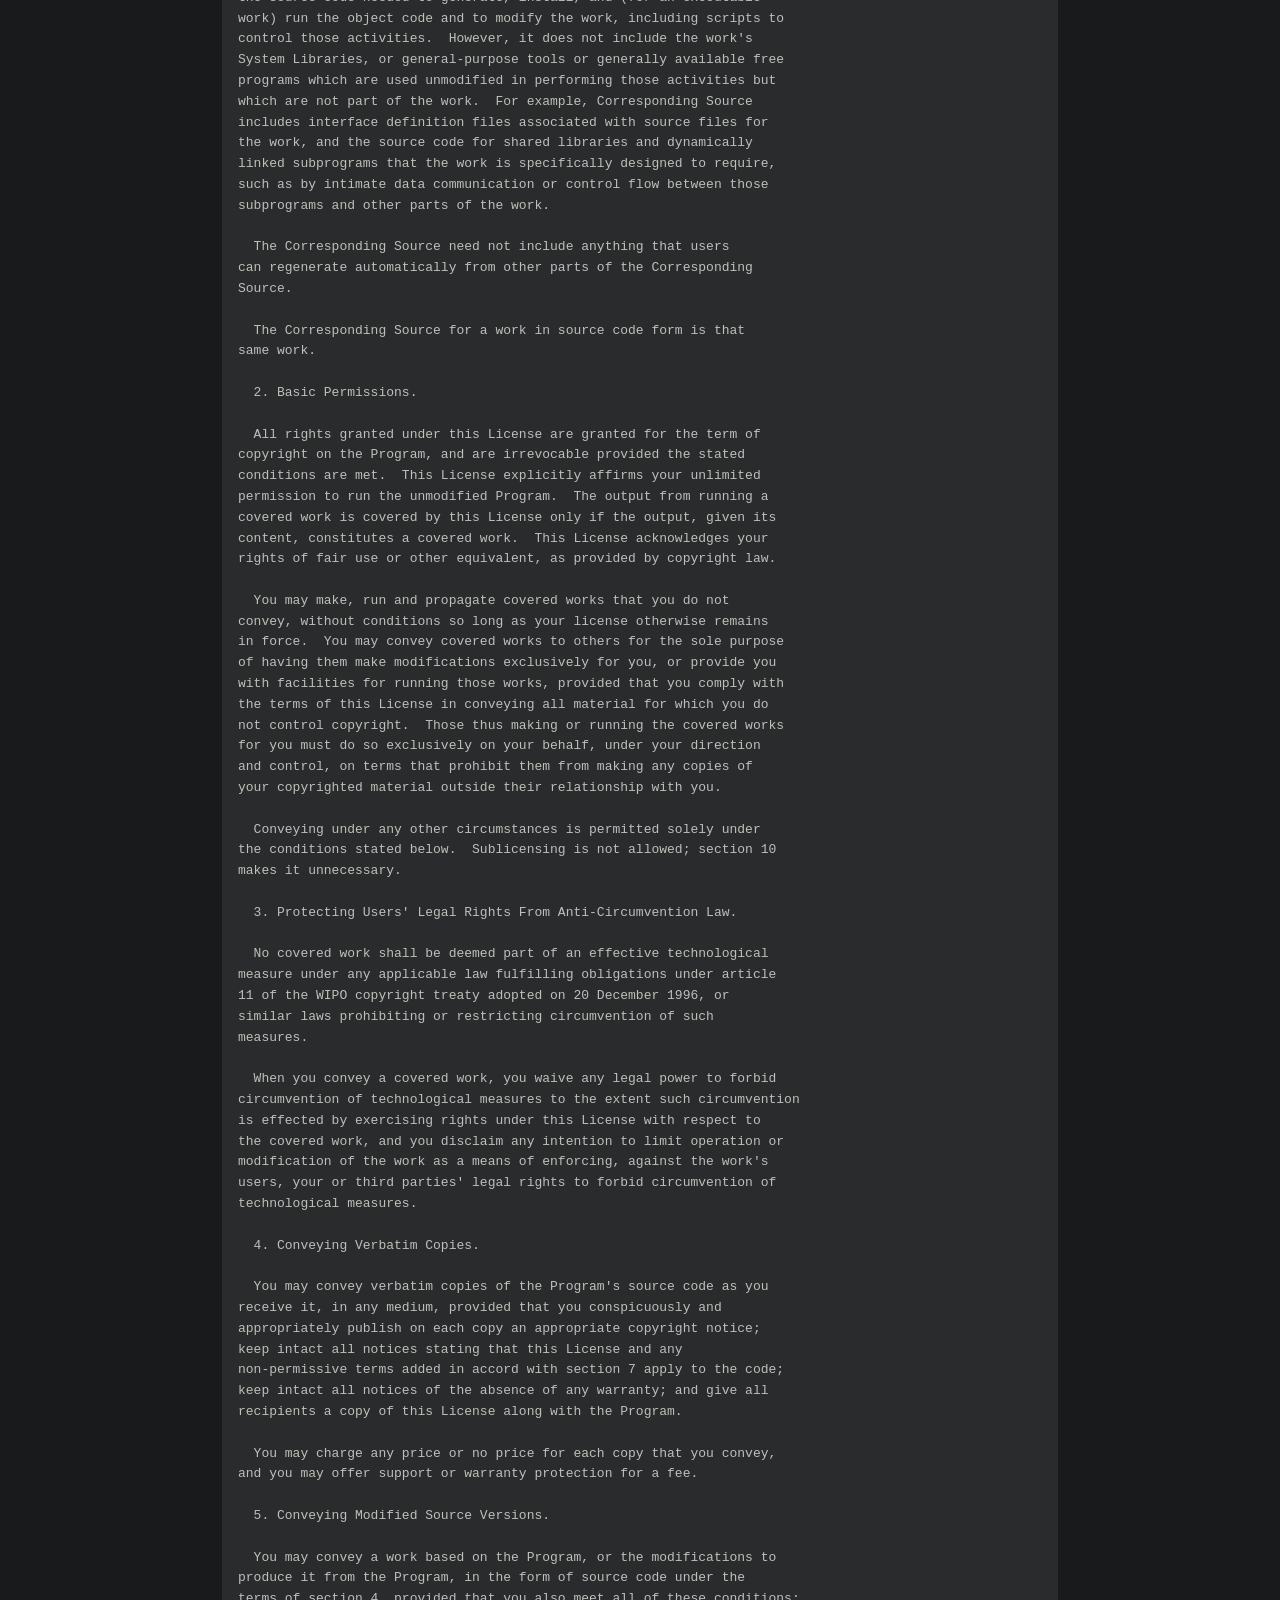
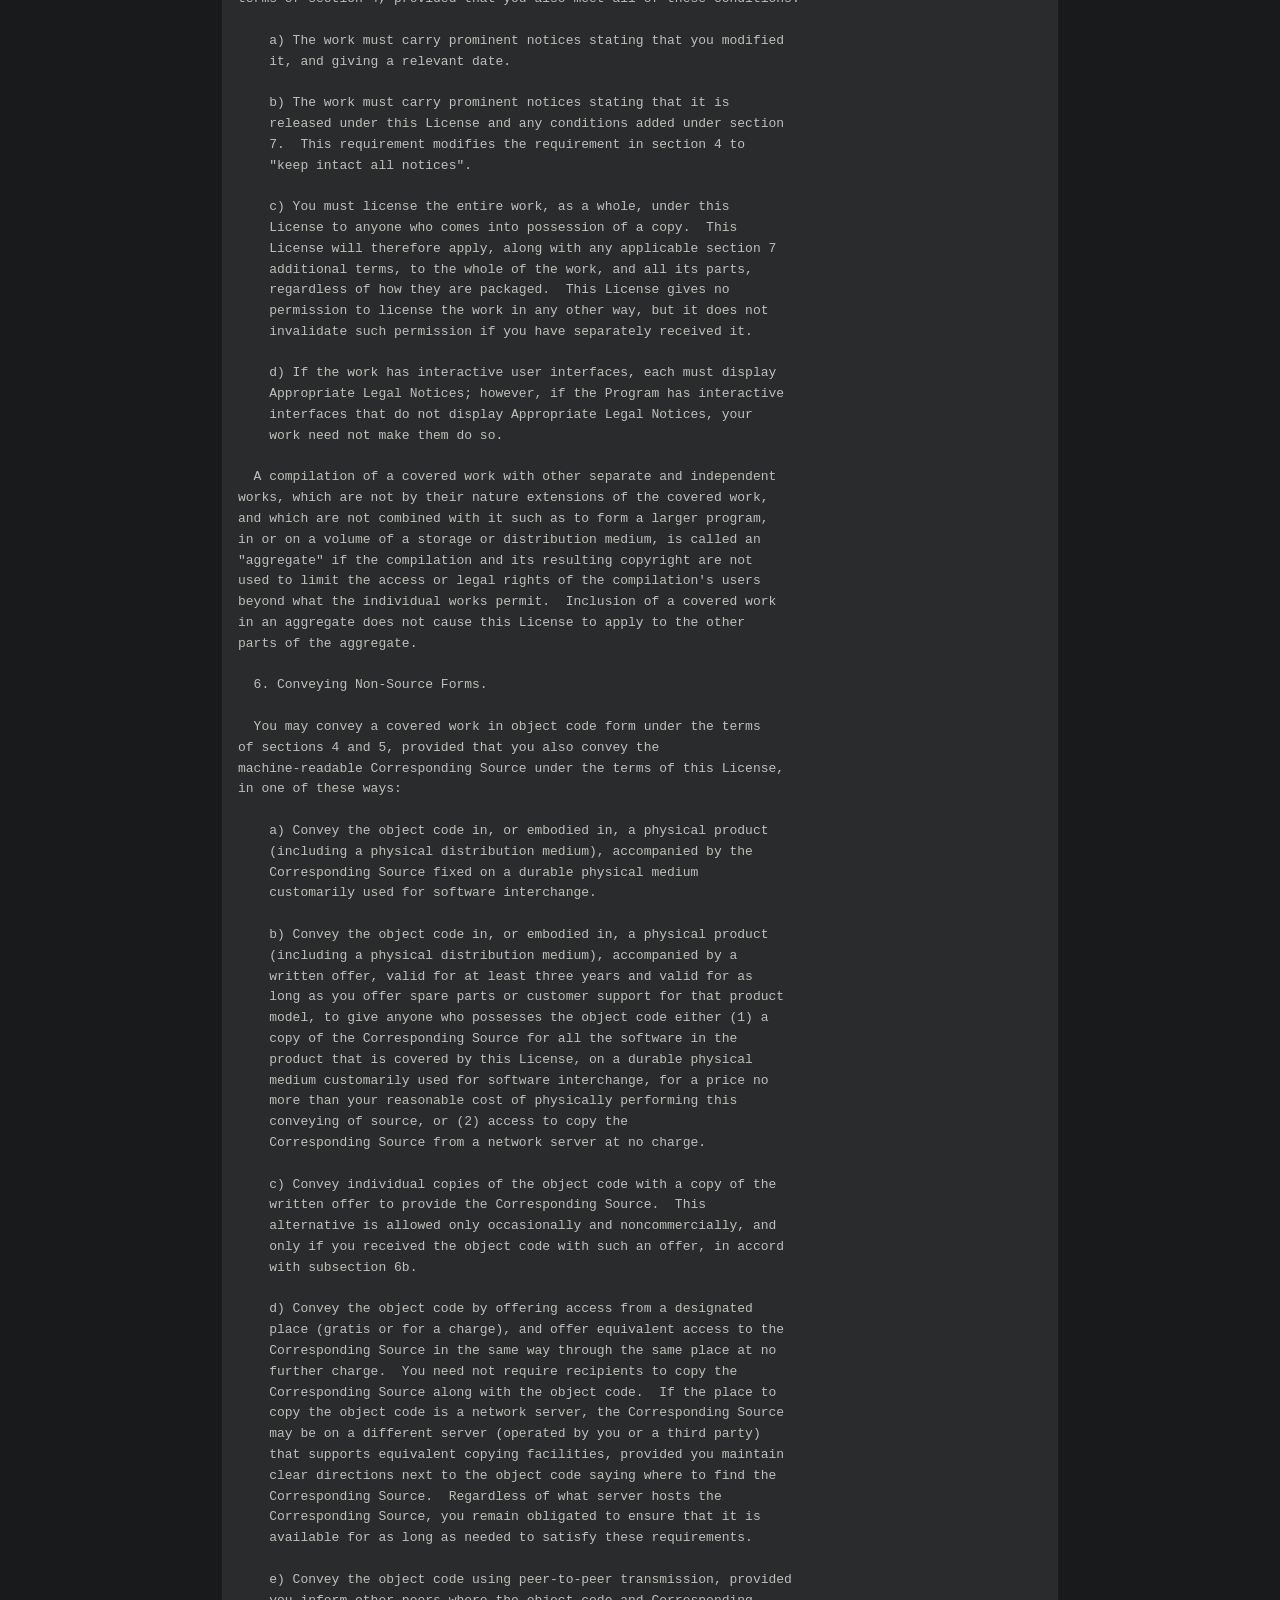
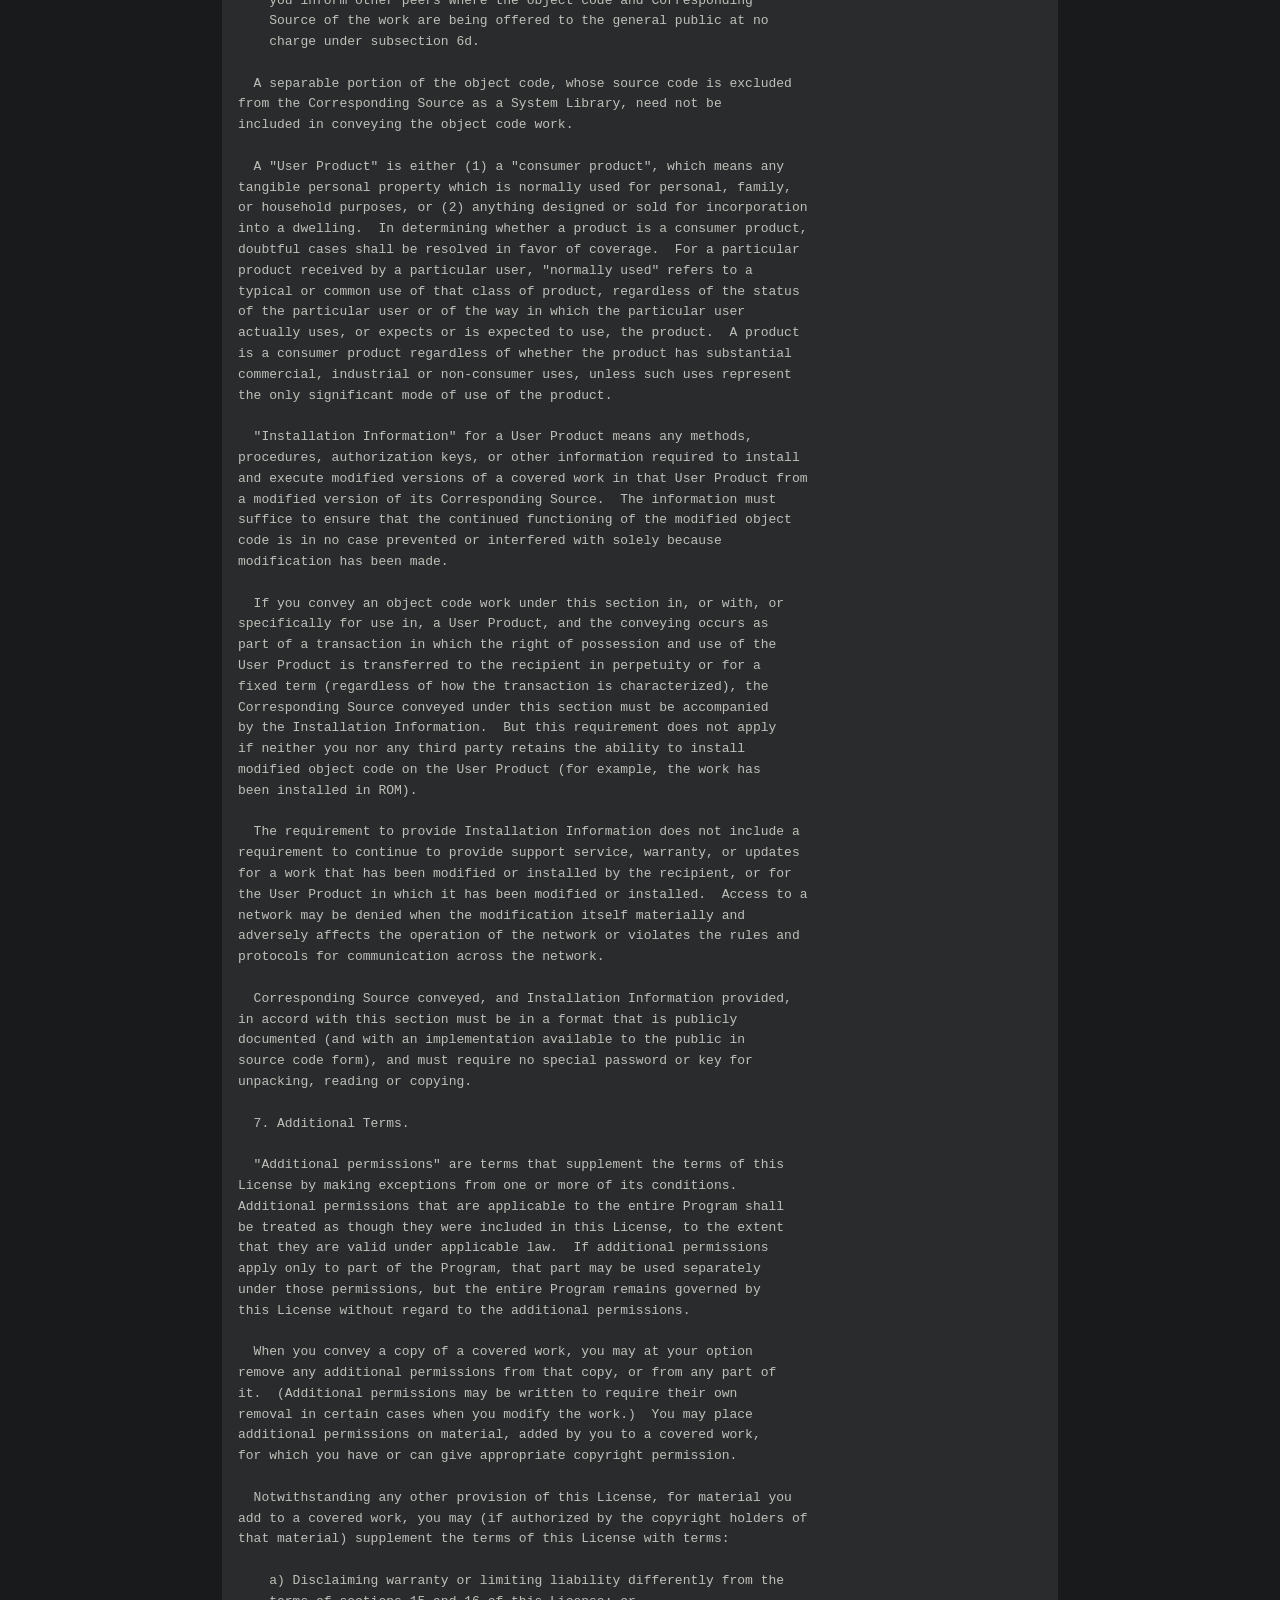
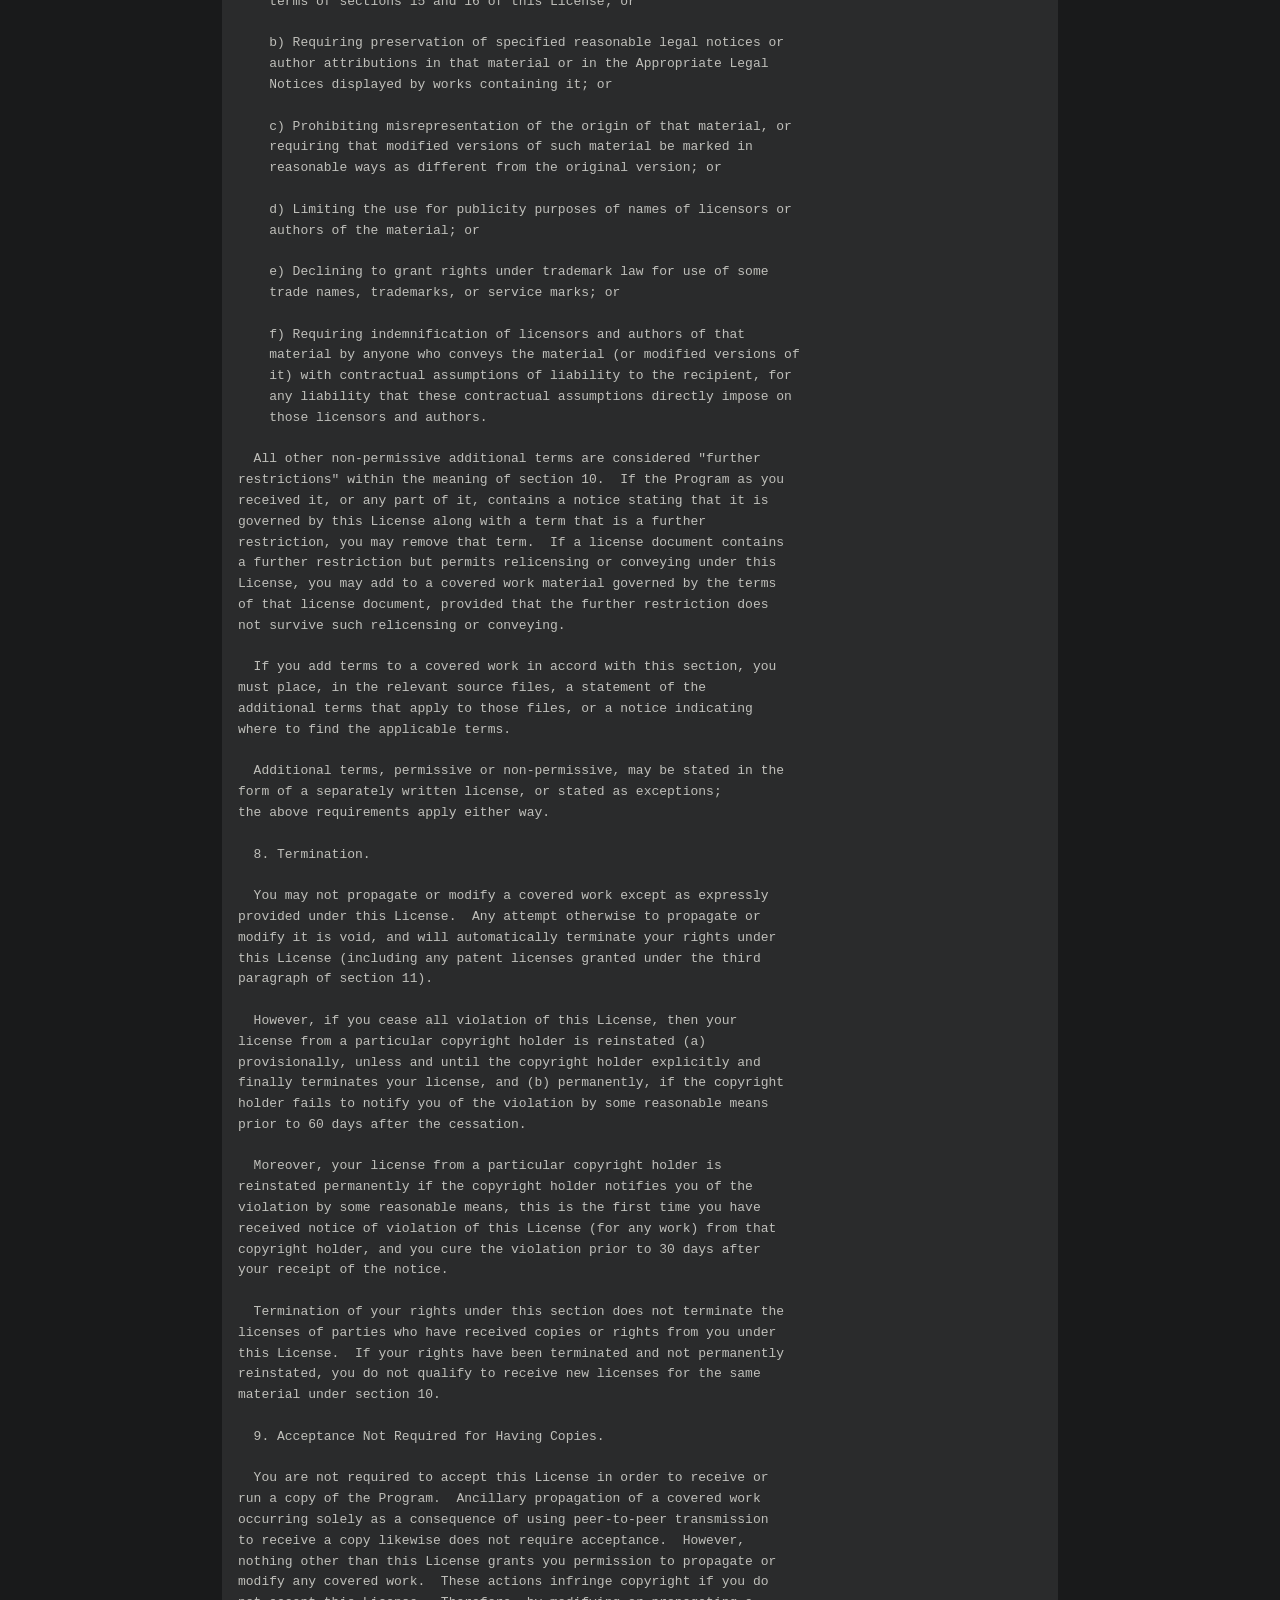
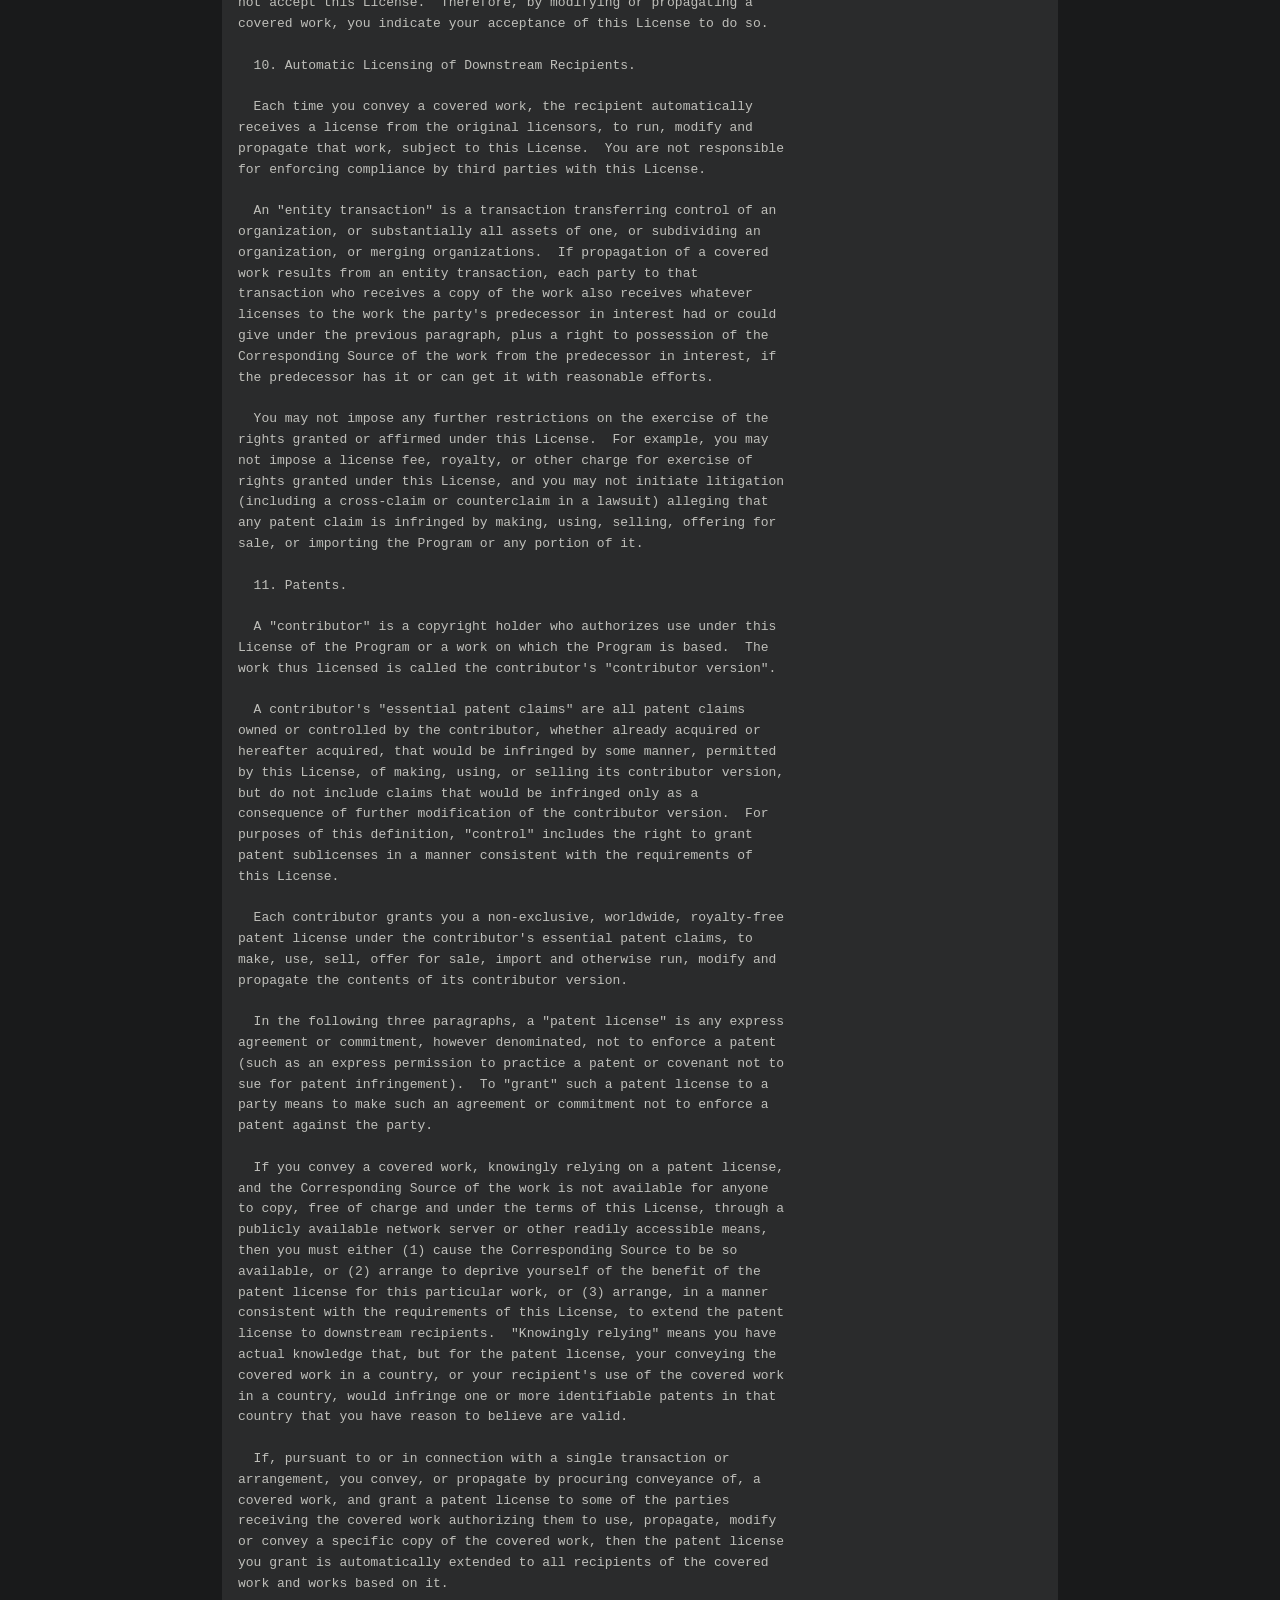
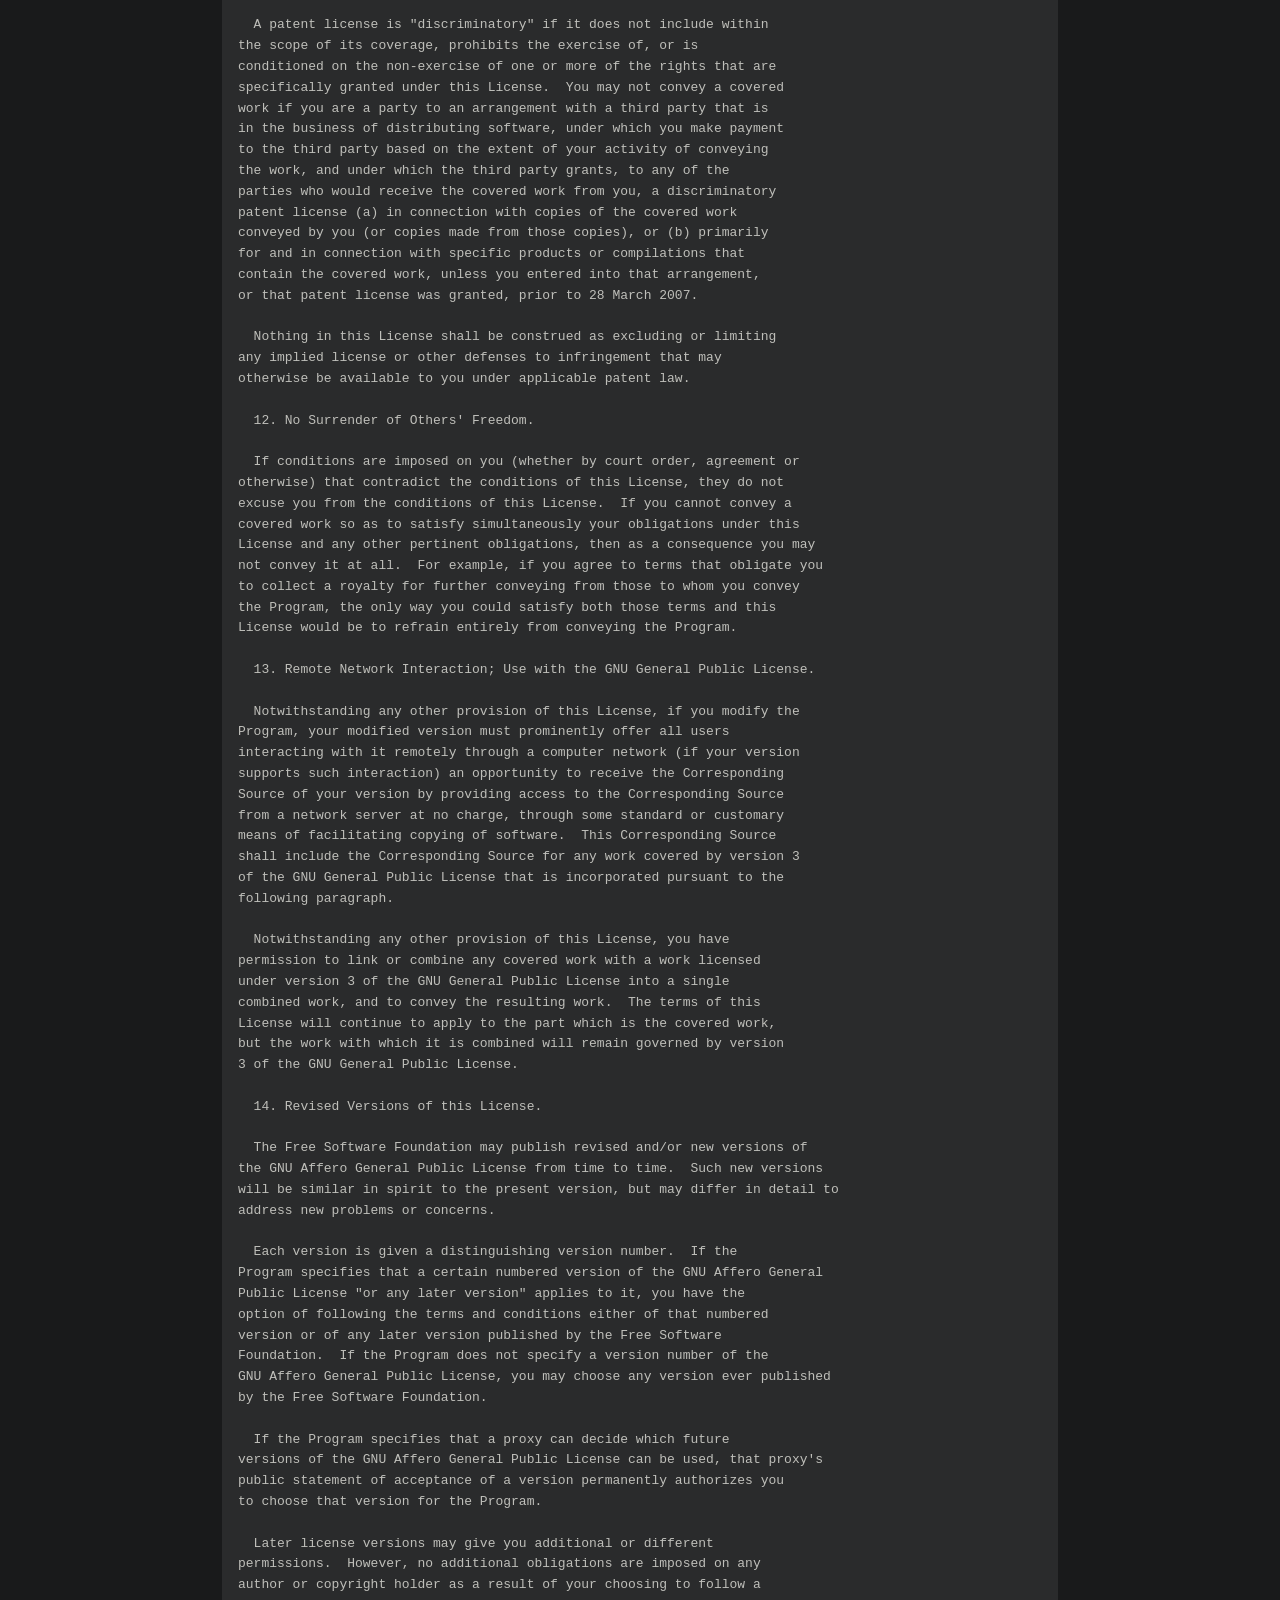
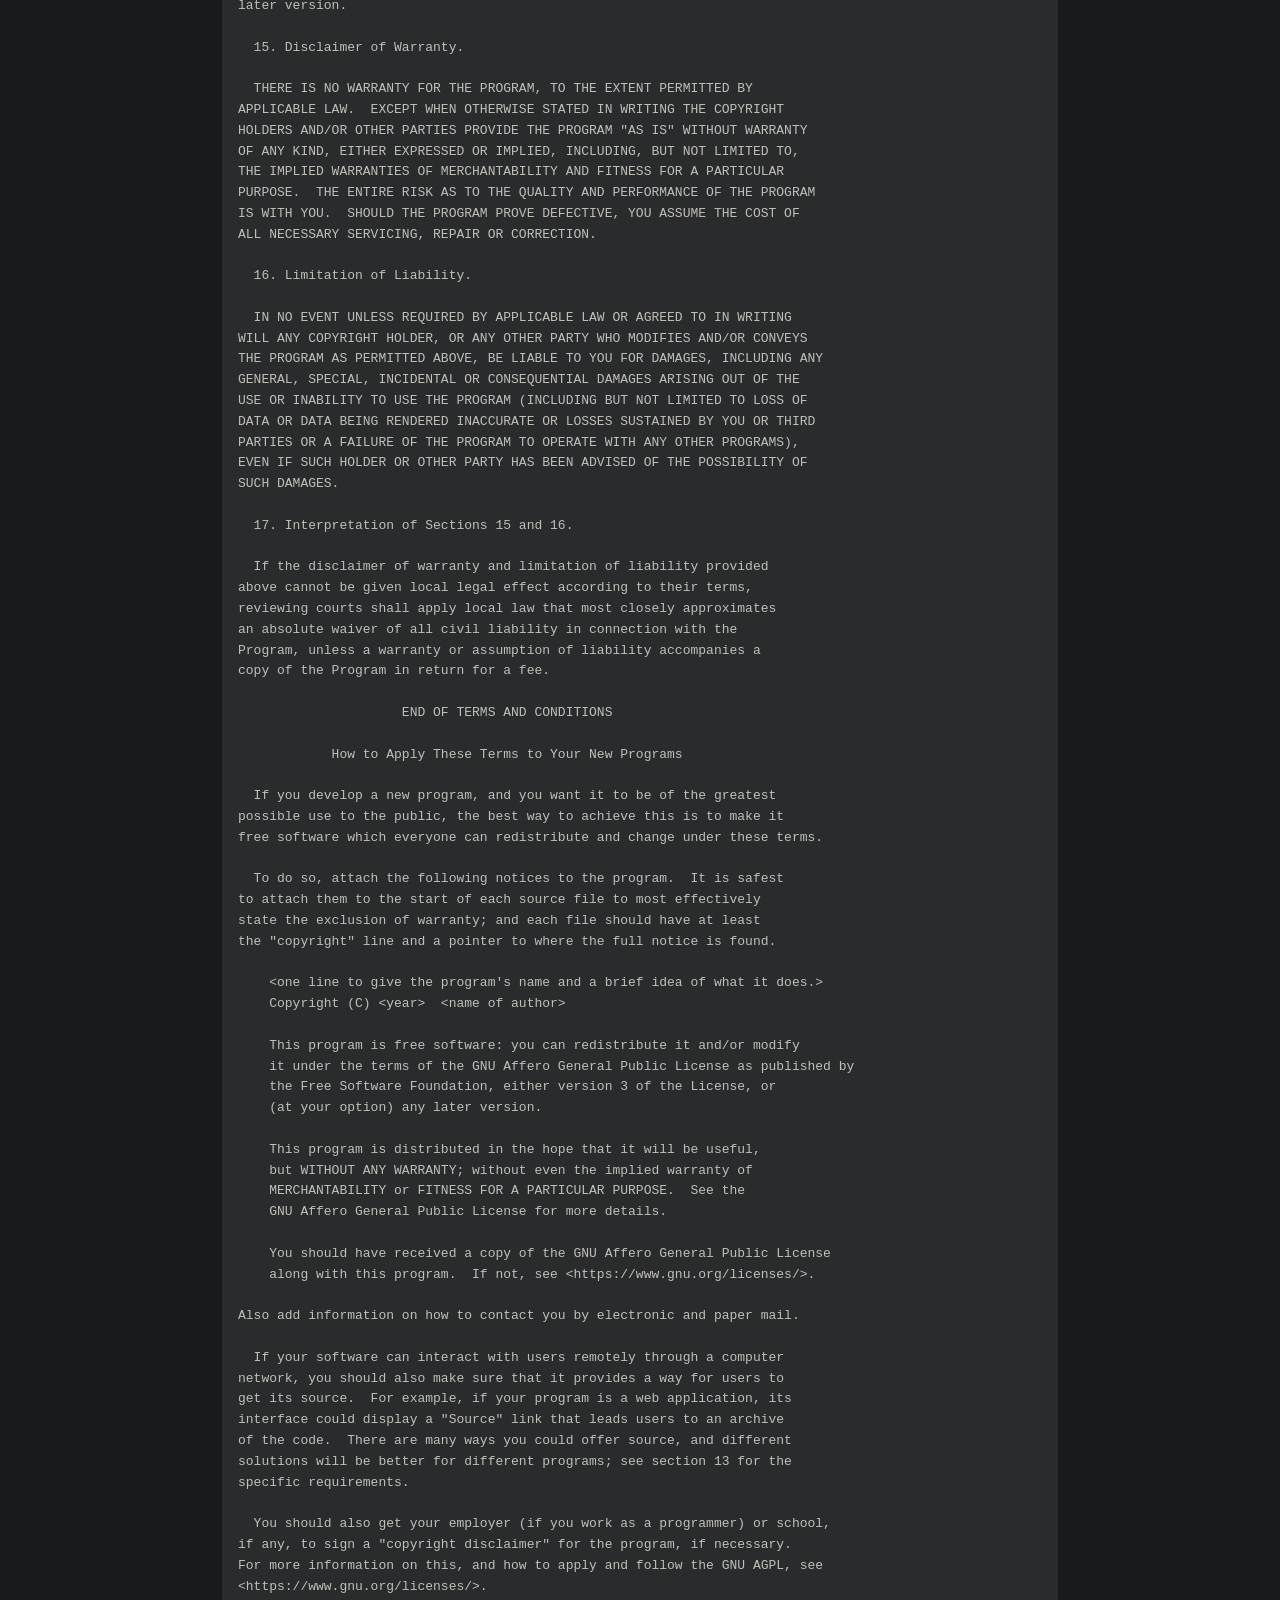
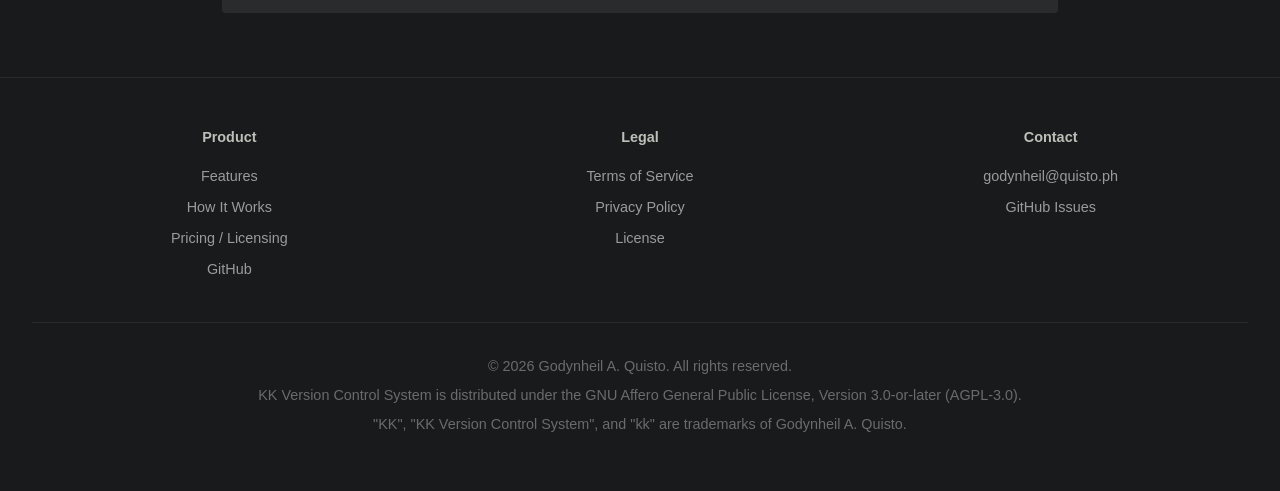
<file: license/index.html>
<!doctype html>
<html lang="en">
  <head>
    <meta charset="UTF-8" />
    <meta name="viewport" content="width=device-width, initial-scale=1.0" />
    <meta
      name="description"
      content="KK Version Control System is distributed under the GNU Affero General Public License, Version 3.0-or-later (AGPL-3.0). Read the full license terms."
    />
    <meta name="author" content="Godynheil A. Quisto" />
    <meta name="robots" content="index, follow" />
    <meta name="theme-color" content="#191a1b" />
    <link rel="canonical" href="https://kkvcs.com/license/" />
    <link rel="icon" href="/icon/favicon.ico" sizes="any" />
    <link
      rel="icon"
      type="image/png"
      sizes="32x32"
      href="/icon/favicon-32x32.png"
    />
    <link
      rel="icon"
      type="image/png"
      sizes="16x16"
      href="/icon/favicon-16x16.png"
    />
    <link rel="apple-touch-icon" href="/icon/apple-touch-icon.png" />
    <link rel="manifest" href="/icon/site.webmanifest" />
    <link rel="prefetch" href="/" />
    <link rel="prefetch" href="/docs/" />
    <link rel="stylesheet" href="/css/core.css" />
    <link rel="stylesheet" href="/css/navigation.css" />
    <meta property="og:type" content="article" />
    <meta property="og:title" content="License | KK Version Control System" />
    <meta
      property="og:description"
      content="KK Version Control System is distributed under the GNU Affero General Public License, Version 3.0-or-later (AGPL-3.0)."
    />
    <meta property="og:url" content="https://kkvcs.com/license/" />
    <meta
      property="og:image"
      content="https://kkvcs.com/icon/android-chrome-512x512.png"
    />
    <meta property="og:site_name" content="KK Version Control System" />
    <meta name="twitter:card" content="summary" />
    <meta name="twitter:title" content="License | KK Version Control System" />
    <meta
      name="twitter:description"
      content="KK Version Control System is distributed under the GNU Affero General Public License, Version 3.0-or-later (AGPL-3.0)."
    />
    <meta
      name="twitter:image"
      content="https://kkvcs.com/icon/android-chrome-512x512.png"
    />
    <title>License | KK Version Control System</title>
    <link rel="stylesheet" href="/css/pages/license.css" />
    <script src="/js/copy-code.js" defer></script>
    <script src="/js/mobile-nav.js" defer></script>
  </head>
  <body>
    <a href="#main-content" class="skip-link">Skip to main content</a>
    <nav aria-label="Main navigation">
      <div class="container">
        <a href="/" class="logo">KK Version Control System</a>
        <button
          class="nav-toggle"
          aria-expanded="false"
          aria-controls="nav-menu"
          aria-label="Toggle navigation menu">
          <span class="hamburger-icon" aria-hidden="true">
            <span></span>
            <span></span>
            <span></span>
          </span>
          <span class="nav-toggle-text">Menu</span>
        </button>
        <ul id="nav-menu" class="nav-menu">
          <li><a href="/#how-it-works">How It Works</a></li>
          <li><a href="/#features">Features</a></li>
          <li><a href="/#backends">Backends</a></li>
          <li><a href="/#pricing">Pricing</a></li>
          <li><a href="/#faq">FAQ</a></li>
          <li><a href="/docs/">Documentation</a></li>
          <li>
            <a href="https://github.com/godynheil/kk" rel="noopener noreferrer"
              >GitHub</a
            >
          </li>
        </ul>
      </div>
      <div class="nav-menu-backdrop" aria-hidden="true"></div>
    </nav>

    <main id="main-content">
      <h1>KK Version Control System License</h1>

      <div class="license-notice">
        <strong>GNU Affero General Public License, Version 3.0-or-later (AGPL-3.0)</strong>
        &mdash; Free software with source disclosure requirements for network use.
      </div>

      <p>
        <strong>Licensor:</strong> Godynheil A. Quisto &mdash;
        <a href="mailto:godynheil@quisto.ph">godynheil@quisto.ph</a>
      </p>

      <p>
        KK Version Control System is licensed under AGPL-3.0-or-later. You may use,
        copy, modify, and distribute the software under the terms of the GNU Affero
        General Public License as published by the Free Software Foundation, either
        version 3 of the License, or (at your option) any later version.
      </p>

      <p>
        Section 13 requires that if you modify KK and allow users to interact with
        that modified version remotely through a computer network, you must provide
        those users access to the Corresponding Source at no charge.
      </p>

      <hr />

      <h2>GNU Affero General Public License</h2>
      <pre class="license-text">                    GNU AFFERO GENERAL PUBLIC LICENSE
                       Version 3, 19 November 2007

 Copyright (C) 2007 Free Software Foundation, Inc. &lt;https://fsf.org/&gt;
 Everyone is permitted to copy and distribute verbatim copies
 of this license document, but changing it is not allowed.

                            Preamble

  The GNU Affero General Public License is a free, copyleft license for
software and other kinds of works, specifically designed to ensure
cooperation with the community in the case of network server software.

  The licenses for most software and other practical works are designed
to take away your freedom to share and change the works.  By contrast,
our General Public Licenses are intended to guarantee your freedom to
share and change all versions of a program--to make sure it remains free
software for all its users.

  When we speak of free software, we are referring to freedom, not
price.  Our General Public Licenses are designed to make sure that you
have the freedom to distribute copies of free software (and charge for
them if you wish), that you receive source code or can get it if you
want it, that you can change the software or use pieces of it in new
free programs, and that you know you can do these things.

  Developers that use our General Public Licenses protect your rights
with two steps: (1) assert copyright on the software, and (2) offer
you this License which gives you legal permission to copy, distribute
and/or modify the software.

  A secondary benefit of defending all users&#39; freedom is that
improvements made in alternate versions of the program, if they
receive widespread use, become available for other developers to
incorporate.  Many developers of free software are heartened and
encouraged by the resulting cooperation.  However, in the case of
software used on network servers, this result may fail to come about.
The GNU General Public License permits making a modified version and
letting the public access it on a server without ever releasing its
source code to the public.

  The GNU Affero General Public License is designed specifically to
ensure that, in such cases, the modified source code becomes available
to the community.  It requires the operator of a network server to
provide the source code of the modified version running there to the
users of that server.  Therefore, public use of a modified version, on
a publicly accessible server, gives the public access to the source
code of the modified version.

  An older license, called the Affero General Public License and
published by Affero, was designed to accomplish similar goals.  This is
a different license, not a version of the Affero GPL, but Affero has
released a new version of the Affero GPL which permits relicensing under
this license.

  The precise terms and conditions for copying, distribution and
modification follow.

                       TERMS AND CONDITIONS

  0. Definitions.

  &quot;This License&quot; refers to version 3 of the GNU Affero General Public License.

  &quot;Copyright&quot; also means copyright-like laws that apply to other kinds of
works, such as semiconductor masks.

  &quot;The Program&quot; refers to any copyrightable work licensed under this
License.  Each licensee is addressed as &quot;you&quot;.  &quot;Licensees&quot; and
&quot;recipients&quot; may be individuals or organizations.

  To &quot;modify&quot; a work means to copy from or adapt all or part of the work
in a fashion requiring copyright permission, other than the making of an
exact copy.  The resulting work is called a &quot;modified version&quot; of the
earlier work or a work &quot;based on&quot; the earlier work.

  A &quot;covered work&quot; means either the unmodified Program or a work based
on the Program.

  To &quot;propagate&quot; a work means to do anything with it that, without
permission, would make you directly or secondarily liable for
infringement under applicable copyright law, except executing it on a
computer or modifying a private copy.  Propagation includes copying,
distribution (with or without modification), making available to the
public, and in some countries other activities as well.

  To &quot;convey&quot; a work means any kind of propagation that enables other
parties to make or receive copies.  Mere interaction with a user through
a computer network, with no transfer of a copy, is not conveying.

  An interactive user interface displays &quot;Appropriate Legal Notices&quot;
to the extent that it includes a convenient and prominently visible
feature that (1) displays an appropriate copyright notice, and (2)
tells the user that there is no warranty for the work (except to the
extent that warranties are provided), that licensees may convey the
work under this License, and how to view a copy of this License.  If
the interface presents a list of user commands or options, such as a
menu, a prominent item in the list meets this criterion.

  1. Source Code.

  The &quot;source code&quot; for a work means the preferred form of the work
for making modifications to it.  &quot;Object code&quot; means any non-source
form of a work.

  A &quot;Standard Interface&quot; means an interface that either is an official
standard defined by a recognized standards body, or, in the case of
interfaces specified for a particular programming language, one that
is widely used among developers working in that language.

  The &quot;System Libraries&quot; of an executable work include anything, other
than the work as a whole, that (a) is included in the normal form of
packaging a Major Component, but which is not part of that Major
Component, and (b) serves only to enable use of the work with that
Major Component, or to implement a Standard Interface for which an
implementation is available to the public in source code form.  A
&quot;Major Component&quot;, in this context, means a major essential component
(kernel, window system, and so on) of the specific operating system
(if any) on which the executable work runs, or a compiler used to
produce the work, or an object code interpreter used to run it.

  The &quot;Corresponding Source&quot; for a work in object code form means all
the source code needed to generate, install, and (for an executable
work) run the object code and to modify the work, including scripts to
control those activities.  However, it does not include the work&#39;s
System Libraries, or general-purpose tools or generally available free
programs which are used unmodified in performing those activities but
which are not part of the work.  For example, Corresponding Source
includes interface definition files associated with source files for
the work, and the source code for shared libraries and dynamically
linked subprograms that the work is specifically designed to require,
such as by intimate data communication or control flow between those
subprograms and other parts of the work.

  The Corresponding Source need not include anything that users
can regenerate automatically from other parts of the Corresponding
Source.

  The Corresponding Source for a work in source code form is that
same work.

  2. Basic Permissions.

  All rights granted under this License are granted for the term of
copyright on the Program, and are irrevocable provided the stated
conditions are met.  This License explicitly affirms your unlimited
permission to run the unmodified Program.  The output from running a
covered work is covered by this License only if the output, given its
content, constitutes a covered work.  This License acknowledges your
rights of fair use or other equivalent, as provided by copyright law.

  You may make, run and propagate covered works that you do not
convey, without conditions so long as your license otherwise remains
in force.  You may convey covered works to others for the sole purpose
of having them make modifications exclusively for you, or provide you
with facilities for running those works, provided that you comply with
the terms of this License in conveying all material for which you do
not control copyright.  Those thus making or running the covered works
for you must do so exclusively on your behalf, under your direction
and control, on terms that prohibit them from making any copies of
your copyrighted material outside their relationship with you.

  Conveying under any other circumstances is permitted solely under
the conditions stated below.  Sublicensing is not allowed; section 10
makes it unnecessary.

  3. Protecting Users&#39; Legal Rights From Anti-Circumvention Law.

  No covered work shall be deemed part of an effective technological
measure under any applicable law fulfilling obligations under article
11 of the WIPO copyright treaty adopted on 20 December 1996, or
similar laws prohibiting or restricting circumvention of such
measures.

  When you convey a covered work, you waive any legal power to forbid
circumvention of technological measures to the extent such circumvention
is effected by exercising rights under this License with respect to
the covered work, and you disclaim any intention to limit operation or
modification of the work as a means of enforcing, against the work&#39;s
users, your or third parties&#39; legal rights to forbid circumvention of
technological measures.

  4. Conveying Verbatim Copies.

  You may convey verbatim copies of the Program&#39;s source code as you
receive it, in any medium, provided that you conspicuously and
appropriately publish on each copy an appropriate copyright notice;
keep intact all notices stating that this License and any
non-permissive terms added in accord with section 7 apply to the code;
keep intact all notices of the absence of any warranty; and give all
recipients a copy of this License along with the Program.

  You may charge any price or no price for each copy that you convey,
and you may offer support or warranty protection for a fee.

  5. Conveying Modified Source Versions.

  You may convey a work based on the Program, or the modifications to
produce it from the Program, in the form of source code under the
terms of section 4, provided that you also meet all of these conditions:

    a) The work must carry prominent notices stating that you modified
    it, and giving a relevant date.

    b) The work must carry prominent notices stating that it is
    released under this License and any conditions added under section
    7.  This requirement modifies the requirement in section 4 to
    &quot;keep intact all notices&quot;.

    c) You must license the entire work, as a whole, under this
    License to anyone who comes into possession of a copy.  This
    License will therefore apply, along with any applicable section 7
    additional terms, to the whole of the work, and all its parts,
    regardless of how they are packaged.  This License gives no
    permission to license the work in any other way, but it does not
    invalidate such permission if you have separately received it.

    d) If the work has interactive user interfaces, each must display
    Appropriate Legal Notices; however, if the Program has interactive
    interfaces that do not display Appropriate Legal Notices, your
    work need not make them do so.

  A compilation of a covered work with other separate and independent
works, which are not by their nature extensions of the covered work,
and which are not combined with it such as to form a larger program,
in or on a volume of a storage or distribution medium, is called an
&quot;aggregate&quot; if the compilation and its resulting copyright are not
used to limit the access or legal rights of the compilation&#39;s users
beyond what the individual works permit.  Inclusion of a covered work
in an aggregate does not cause this License to apply to the other
parts of the aggregate.

  6. Conveying Non-Source Forms.

  You may convey a covered work in object code form under the terms
of sections 4 and 5, provided that you also convey the
machine-readable Corresponding Source under the terms of this License,
in one of these ways:

    a) Convey the object code in, or embodied in, a physical product
    (including a physical distribution medium), accompanied by the
    Corresponding Source fixed on a durable physical medium
    customarily used for software interchange.

    b) Convey the object code in, or embodied in, a physical product
    (including a physical distribution medium), accompanied by a
    written offer, valid for at least three years and valid for as
    long as you offer spare parts or customer support for that product
    model, to give anyone who possesses the object code either (1) a
    copy of the Corresponding Source for all the software in the
    product that is covered by this License, on a durable physical
    medium customarily used for software interchange, for a price no
    more than your reasonable cost of physically performing this
    conveying of source, or (2) access to copy the
    Corresponding Source from a network server at no charge.

    c) Convey individual copies of the object code with a copy of the
    written offer to provide the Corresponding Source.  This
    alternative is allowed only occasionally and noncommercially, and
    only if you received the object code with such an offer, in accord
    with subsection 6b.

    d) Convey the object code by offering access from a designated
    place (gratis or for a charge), and offer equivalent access to the
    Corresponding Source in the same way through the same place at no
    further charge.  You need not require recipients to copy the
    Corresponding Source along with the object code.  If the place to
    copy the object code is a network server, the Corresponding Source
    may be on a different server (operated by you or a third party)
    that supports equivalent copying facilities, provided you maintain
    clear directions next to the object code saying where to find the
    Corresponding Source.  Regardless of what server hosts the
    Corresponding Source, you remain obligated to ensure that it is
    available for as long as needed to satisfy these requirements.

    e) Convey the object code using peer-to-peer transmission, provided
    you inform other peers where the object code and Corresponding
    Source of the work are being offered to the general public at no
    charge under subsection 6d.

  A separable portion of the object code, whose source code is excluded
from the Corresponding Source as a System Library, need not be
included in conveying the object code work.

  A &quot;User Product&quot; is either (1) a &quot;consumer product&quot;, which means any
tangible personal property which is normally used for personal, family,
or household purposes, or (2) anything designed or sold for incorporation
into a dwelling.  In determining whether a product is a consumer product,
doubtful cases shall be resolved in favor of coverage.  For a particular
product received by a particular user, &quot;normally used&quot; refers to a
typical or common use of that class of product, regardless of the status
of the particular user or of the way in which the particular user
actually uses, or expects or is expected to use, the product.  A product
is a consumer product regardless of whether the product has substantial
commercial, industrial or non-consumer uses, unless such uses represent
the only significant mode of use of the product.

  &quot;Installation Information&quot; for a User Product means any methods,
procedures, authorization keys, or other information required to install
and execute modified versions of a covered work in that User Product from
a modified version of its Corresponding Source.  The information must
suffice to ensure that the continued functioning of the modified object
code is in no case prevented or interfered with solely because
modification has been made.

  If you convey an object code work under this section in, or with, or
specifically for use in, a User Product, and the conveying occurs as
part of a transaction in which the right of possession and use of the
User Product is transferred to the recipient in perpetuity or for a
fixed term (regardless of how the transaction is characterized), the
Corresponding Source conveyed under this section must be accompanied
by the Installation Information.  But this requirement does not apply
if neither you nor any third party retains the ability to install
modified object code on the User Product (for example, the work has
been installed in ROM).

  The requirement to provide Installation Information does not include a
requirement to continue to provide support service, warranty, or updates
for a work that has been modified or installed by the recipient, or for
the User Product in which it has been modified or installed.  Access to a
network may be denied when the modification itself materially and
adversely affects the operation of the network or violates the rules and
protocols for communication across the network.

  Corresponding Source conveyed, and Installation Information provided,
in accord with this section must be in a format that is publicly
documented (and with an implementation available to the public in
source code form), and must require no special password or key for
unpacking, reading or copying.

  7. Additional Terms.

  &quot;Additional permissions&quot; are terms that supplement the terms of this
License by making exceptions from one or more of its conditions.
Additional permissions that are applicable to the entire Program shall
be treated as though they were included in this License, to the extent
that they are valid under applicable law.  If additional permissions
apply only to part of the Program, that part may be used separately
under those permissions, but the entire Program remains governed by
this License without regard to the additional permissions.

  When you convey a copy of a covered work, you may at your option
remove any additional permissions from that copy, or from any part of
it.  (Additional permissions may be written to require their own
removal in certain cases when you modify the work.)  You may place
additional permissions on material, added by you to a covered work,
for which you have or can give appropriate copyright permission.

  Notwithstanding any other provision of this License, for material you
add to a covered work, you may (if authorized by the copyright holders of
that material) supplement the terms of this License with terms:

    a) Disclaiming warranty or limiting liability differently from the
    terms of sections 15 and 16 of this License; or

    b) Requiring preservation of specified reasonable legal notices or
    author attributions in that material or in the Appropriate Legal
    Notices displayed by works containing it; or

    c) Prohibiting misrepresentation of the origin of that material, or
    requiring that modified versions of such material be marked in
    reasonable ways as different from the original version; or

    d) Limiting the use for publicity purposes of names of licensors or
    authors of the material; or

    e) Declining to grant rights under trademark law for use of some
    trade names, trademarks, or service marks; or

    f) Requiring indemnification of licensors and authors of that
    material by anyone who conveys the material (or modified versions of
    it) with contractual assumptions of liability to the recipient, for
    any liability that these contractual assumptions directly impose on
    those licensors and authors.

  All other non-permissive additional terms are considered &quot;further
restrictions&quot; within the meaning of section 10.  If the Program as you
received it, or any part of it, contains a notice stating that it is
governed by this License along with a term that is a further
restriction, you may remove that term.  If a license document contains
a further restriction but permits relicensing or conveying under this
License, you may add to a covered work material governed by the terms
of that license document, provided that the further restriction does
not survive such relicensing or conveying.

  If you add terms to a covered work in accord with this section, you
must place, in the relevant source files, a statement of the
additional terms that apply to those files, or a notice indicating
where to find the applicable terms.

  Additional terms, permissive or non-permissive, may be stated in the
form of a separately written license, or stated as exceptions;
the above requirements apply either way.

  8. Termination.

  You may not propagate or modify a covered work except as expressly
provided under this License.  Any attempt otherwise to propagate or
modify it is void, and will automatically terminate your rights under
this License (including any patent licenses granted under the third
paragraph of section 11).

  However, if you cease all violation of this License, then your
license from a particular copyright holder is reinstated (a)
provisionally, unless and until the copyright holder explicitly and
finally terminates your license, and (b) permanently, if the copyright
holder fails to notify you of the violation by some reasonable means
prior to 60 days after the cessation.

  Moreover, your license from a particular copyright holder is
reinstated permanently if the copyright holder notifies you of the
violation by some reasonable means, this is the first time you have
received notice of violation of this License (for any work) from that
copyright holder, and you cure the violation prior to 30 days after
your receipt of the notice.

  Termination of your rights under this section does not terminate the
licenses of parties who have received copies or rights from you under
this License.  If your rights have been terminated and not permanently
reinstated, you do not qualify to receive new licenses for the same
material under section 10.

  9. Acceptance Not Required for Having Copies.

  You are not required to accept this License in order to receive or
run a copy of the Program.  Ancillary propagation of a covered work
occurring solely as a consequence of using peer-to-peer transmission
to receive a copy likewise does not require acceptance.  However,
nothing other than this License grants you permission to propagate or
modify any covered work.  These actions infringe copyright if you do
not accept this License.  Therefore, by modifying or propagating a
covered work, you indicate your acceptance of this License to do so.

  10. Automatic Licensing of Downstream Recipients.

  Each time you convey a covered work, the recipient automatically
receives a license from the original licensors, to run, modify and
propagate that work, subject to this License.  You are not responsible
for enforcing compliance by third parties with this License.

  An &quot;entity transaction&quot; is a transaction transferring control of an
organization, or substantially all assets of one, or subdividing an
organization, or merging organizations.  If propagation of a covered
work results from an entity transaction, each party to that
transaction who receives a copy of the work also receives whatever
licenses to the work the party&#39;s predecessor in interest had or could
give under the previous paragraph, plus a right to possession of the
Corresponding Source of the work from the predecessor in interest, if
the predecessor has it or can get it with reasonable efforts.

  You may not impose any further restrictions on the exercise of the
rights granted or affirmed under this License.  For example, you may
not impose a license fee, royalty, or other charge for exercise of
rights granted under this License, and you may not initiate litigation
(including a cross-claim or counterclaim in a lawsuit) alleging that
any patent claim is infringed by making, using, selling, offering for
sale, or importing the Program or any portion of it.

  11. Patents.

  A &quot;contributor&quot; is a copyright holder who authorizes use under this
License of the Program or a work on which the Program is based.  The
work thus licensed is called the contributor&#39;s &quot;contributor version&quot;.

  A contributor&#39;s &quot;essential patent claims&quot; are all patent claims
owned or controlled by the contributor, whether already acquired or
hereafter acquired, that would be infringed by some manner, permitted
by this License, of making, using, or selling its contributor version,
but do not include claims that would be infringed only as a
consequence of further modification of the contributor version.  For
purposes of this definition, &quot;control&quot; includes the right to grant
patent sublicenses in a manner consistent with the requirements of
this License.

  Each contributor grants you a non-exclusive, worldwide, royalty-free
patent license under the contributor&#39;s essential patent claims, to
make, use, sell, offer for sale, import and otherwise run, modify and
propagate the contents of its contributor version.

  In the following three paragraphs, a &quot;patent license&quot; is any express
agreement or commitment, however denominated, not to enforce a patent
(such as an express permission to practice a patent or covenant not to
sue for patent infringement).  To &quot;grant&quot; such a patent license to a
party means to make such an agreement or commitment not to enforce a
patent against the party.

  If you convey a covered work, knowingly relying on a patent license,
and the Corresponding Source of the work is not available for anyone
to copy, free of charge and under the terms of this License, through a
publicly available network server or other readily accessible means,
then you must either (1) cause the Corresponding Source to be so
available, or (2) arrange to deprive yourself of the benefit of the
patent license for this particular work, or (3) arrange, in a manner
consistent with the requirements of this License, to extend the patent
license to downstream recipients.  &quot;Knowingly relying&quot; means you have
actual knowledge that, but for the patent license, your conveying the
covered work in a country, or your recipient&#39;s use of the covered work
in a country, would infringe one or more identifiable patents in that
country that you have reason to believe are valid.

  If, pursuant to or in connection with a single transaction or
arrangement, you convey, or propagate by procuring conveyance of, a
covered work, and grant a patent license to some of the parties
receiving the covered work authorizing them to use, propagate, modify
or convey a specific copy of the covered work, then the patent license
you grant is automatically extended to all recipients of the covered
work and works based on it.

  A patent license is &quot;discriminatory&quot; if it does not include within
the scope of its coverage, prohibits the exercise of, or is
conditioned on the non-exercise of one or more of the rights that are
specifically granted under this License.  You may not convey a covered
work if you are a party to an arrangement with a third party that is
in the business of distributing software, under which you make payment
to the third party based on the extent of your activity of conveying
the work, and under which the third party grants, to any of the
parties who would receive the covered work from you, a discriminatory
patent license (a) in connection with copies of the covered work
conveyed by you (or copies made from those copies), or (b) primarily
for and in connection with specific products or compilations that
contain the covered work, unless you entered into that arrangement,
or that patent license was granted, prior to 28 March 2007.

  Nothing in this License shall be construed as excluding or limiting
any implied license or other defenses to infringement that may
otherwise be available to you under applicable patent law.

  12. No Surrender of Others&#39; Freedom.

  If conditions are imposed on you (whether by court order, agreement or
otherwise) that contradict the conditions of this License, they do not
excuse you from the conditions of this License.  If you cannot convey a
covered work so as to satisfy simultaneously your obligations under this
License and any other pertinent obligations, then as a consequence you may
not convey it at all.  For example, if you agree to terms that obligate you
to collect a royalty for further conveying from those to whom you convey
the Program, the only way you could satisfy both those terms and this
License would be to refrain entirely from conveying the Program.

  13. Remote Network Interaction; Use with the GNU General Public License.

  Notwithstanding any other provision of this License, if you modify the
Program, your modified version must prominently offer all users
interacting with it remotely through a computer network (if your version
supports such interaction) an opportunity to receive the Corresponding
Source of your version by providing access to the Corresponding Source
from a network server at no charge, through some standard or customary
means of facilitating copying of software.  This Corresponding Source
shall include the Corresponding Source for any work covered by version 3
of the GNU General Public License that is incorporated pursuant to the
following paragraph.

  Notwithstanding any other provision of this License, you have
permission to link or combine any covered work with a work licensed
under version 3 of the GNU General Public License into a single
combined work, and to convey the resulting work.  The terms of this
License will continue to apply to the part which is the covered work,
but the work with which it is combined will remain governed by version
3 of the GNU General Public License.

  14. Revised Versions of this License.

  The Free Software Foundation may publish revised and/or new versions of
the GNU Affero General Public License from time to time.  Such new versions
will be similar in spirit to the present version, but may differ in detail to
address new problems or concerns.

  Each version is given a distinguishing version number.  If the
Program specifies that a certain numbered version of the GNU Affero General
Public License &quot;or any later version&quot; applies to it, you have the
option of following the terms and conditions either of that numbered
version or of any later version published by the Free Software
Foundation.  If the Program does not specify a version number of the
GNU Affero General Public License, you may choose any version ever published
by the Free Software Foundation.

  If the Program specifies that a proxy can decide which future
versions of the GNU Affero General Public License can be used, that proxy&#39;s
public statement of acceptance of a version permanently authorizes you
to choose that version for the Program.

  Later license versions may give you additional or different
permissions.  However, no additional obligations are imposed on any
author or copyright holder as a result of your choosing to follow a
later version.

  15. Disclaimer of Warranty.

  THERE IS NO WARRANTY FOR THE PROGRAM, TO THE EXTENT PERMITTED BY
APPLICABLE LAW.  EXCEPT WHEN OTHERWISE STATED IN WRITING THE COPYRIGHT
HOLDERS AND/OR OTHER PARTIES PROVIDE THE PROGRAM &quot;AS IS&quot; WITHOUT WARRANTY
OF ANY KIND, EITHER EXPRESSED OR IMPLIED, INCLUDING, BUT NOT LIMITED TO,
THE IMPLIED WARRANTIES OF MERCHANTABILITY AND FITNESS FOR A PARTICULAR
PURPOSE.  THE ENTIRE RISK AS TO THE QUALITY AND PERFORMANCE OF THE PROGRAM
IS WITH YOU.  SHOULD THE PROGRAM PROVE DEFECTIVE, YOU ASSUME THE COST OF
ALL NECESSARY SERVICING, REPAIR OR CORRECTION.

  16. Limitation of Liability.

  IN NO EVENT UNLESS REQUIRED BY APPLICABLE LAW OR AGREED TO IN WRITING
WILL ANY COPYRIGHT HOLDER, OR ANY OTHER PARTY WHO MODIFIES AND/OR CONVEYS
THE PROGRAM AS PERMITTED ABOVE, BE LIABLE TO YOU FOR DAMAGES, INCLUDING ANY
GENERAL, SPECIAL, INCIDENTAL OR CONSEQUENTIAL DAMAGES ARISING OUT OF THE
USE OR INABILITY TO USE THE PROGRAM (INCLUDING BUT NOT LIMITED TO LOSS OF
DATA OR DATA BEING RENDERED INACCURATE OR LOSSES SUSTAINED BY YOU OR THIRD
PARTIES OR A FAILURE OF THE PROGRAM TO OPERATE WITH ANY OTHER PROGRAMS),
EVEN IF SUCH HOLDER OR OTHER PARTY HAS BEEN ADVISED OF THE POSSIBILITY OF
SUCH DAMAGES.

  17. Interpretation of Sections 15 and 16.

  If the disclaimer of warranty and limitation of liability provided
above cannot be given local legal effect according to their terms,
reviewing courts shall apply local law that most closely approximates
an absolute waiver of all civil liability in connection with the
Program, unless a warranty or assumption of liability accompanies a
copy of the Program in return for a fee.

                     END OF TERMS AND CONDITIONS

            How to Apply These Terms to Your New Programs

  If you develop a new program, and you want it to be of the greatest
possible use to the public, the best way to achieve this is to make it
free software which everyone can redistribute and change under these terms.

  To do so, attach the following notices to the program.  It is safest
to attach them to the start of each source file to most effectively
state the exclusion of warranty; and each file should have at least
the &quot;copyright&quot; line and a pointer to where the full notice is found.

    &lt;one line to give the program&#39;s name and a brief idea of what it does.&gt;
    Copyright (C) &lt;year&gt;  &lt;name of author&gt;

    This program is free software: you can redistribute it and/or modify
    it under the terms of the GNU Affero General Public License as published by
    the Free Software Foundation, either version 3 of the License, or
    (at your option) any later version.

    This program is distributed in the hope that it will be useful,
    but WITHOUT ANY WARRANTY; without even the implied warranty of
    MERCHANTABILITY or FITNESS FOR A PARTICULAR PURPOSE.  See the
    GNU Affero General Public License for more details.

    You should have received a copy of the GNU Affero General Public License
    along with this program.  If not, see &lt;https://www.gnu.org/licenses/&gt;.

Also add information on how to contact you by electronic and paper mail.

  If your software can interact with users remotely through a computer
network, you should also make sure that it provides a way for users to
get its source.  For example, if your program is a web application, its
interface could display a &quot;Source&quot; link that leads users to an archive
of the code.  There are many ways you could offer source, and different
solutions will be better for different programs; see section 13 for the
specific requirements.

  You should also get your employer (if you work as a programmer) or school,
if any, to sign a &quot;copyright disclaimer&quot; for the program, if necessary.
For more information on this, and how to apply and follow the GNU AGPL, see
&lt;https://www.gnu.org/licenses/&gt;.
</pre>
    </main>

    <footer>
      <div class="footer-content">
        <div class="footer-section">
          <h4>Product</h4>
          <ul>
            <li><a href="/#features">Features</a></li>
            <li><a href="/#how-it-works">How It Works</a></li>
            <li><a href="/#pricing">Pricing / Licensing</a></li>
            <li><a href="https://github.com/godynheil/kk">GitHub</a></li>
          </ul>
        </div>
        <div class="footer-section">
          <h4>Legal</h4>
          <ul>
            <li><a href="/terms-of-service/">Terms of Service</a></li>
            <li><a href="/privacy-policy/">Privacy Policy</a></li>
            <li><a href="/license/">License</a></li>
          </ul>
        </div>
        <div class="footer-section">
          <h4>Contact</h4>
          <ul>
            <li>
              <a href="mailto:godynheil@quisto.ph">godynheil@quisto.ph</a>
            </li>
            <li>
              <a href="https://github.com/godynheil/kk/issues">GitHub Issues</a>
            </li>
          </ul>
        </div>
      </div>
      <div class="footer-bottom">
        <p>&copy; 2026 Godynheil A. Quisto. All rights reserved.</p>
        <p>
          KK Version Control System is distributed under the GNU Affero General Public License, Version 3.0-or-later (AGPL-3.0).
        </p>
        <p>
          "KK", "KK Version Control System", and "kk" are trademarks of
          Godynheil A. Quisto.
        </p>
      </div>
    </footer>
  </body>
</html>
</file>
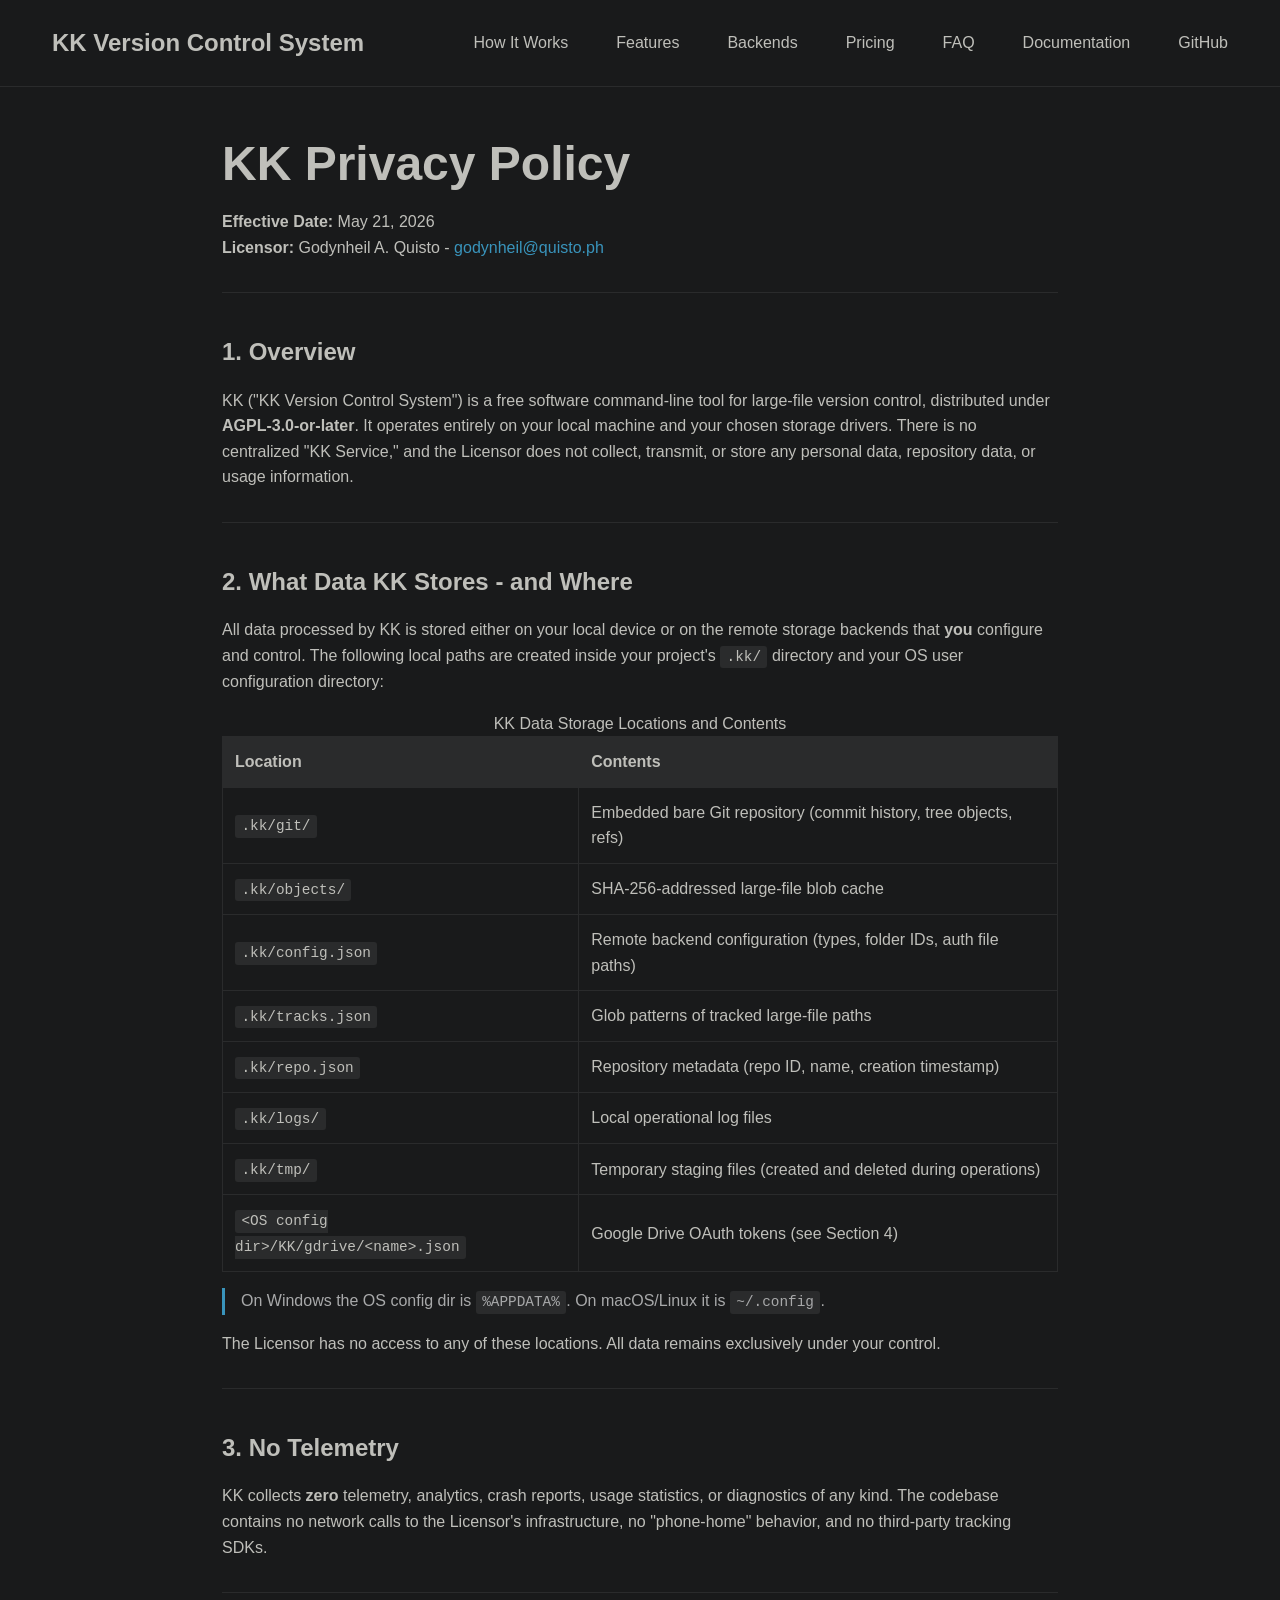
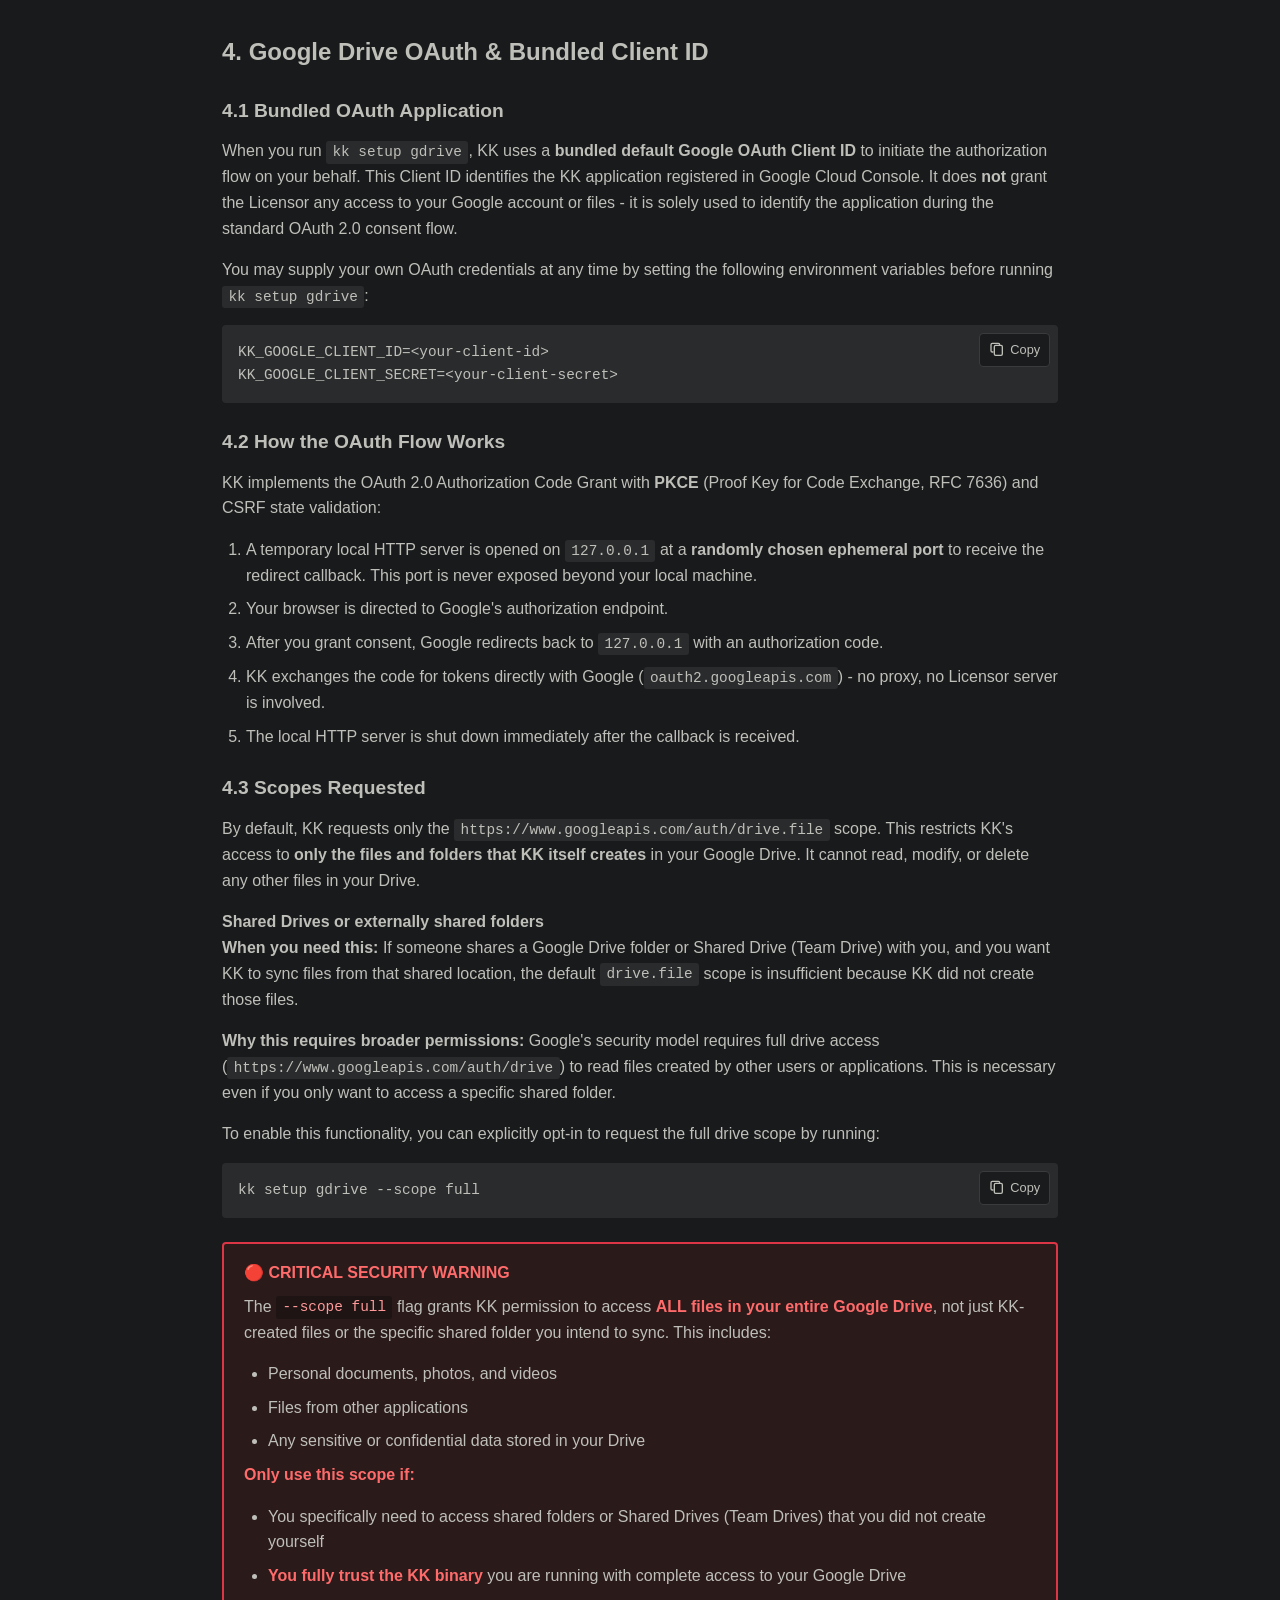
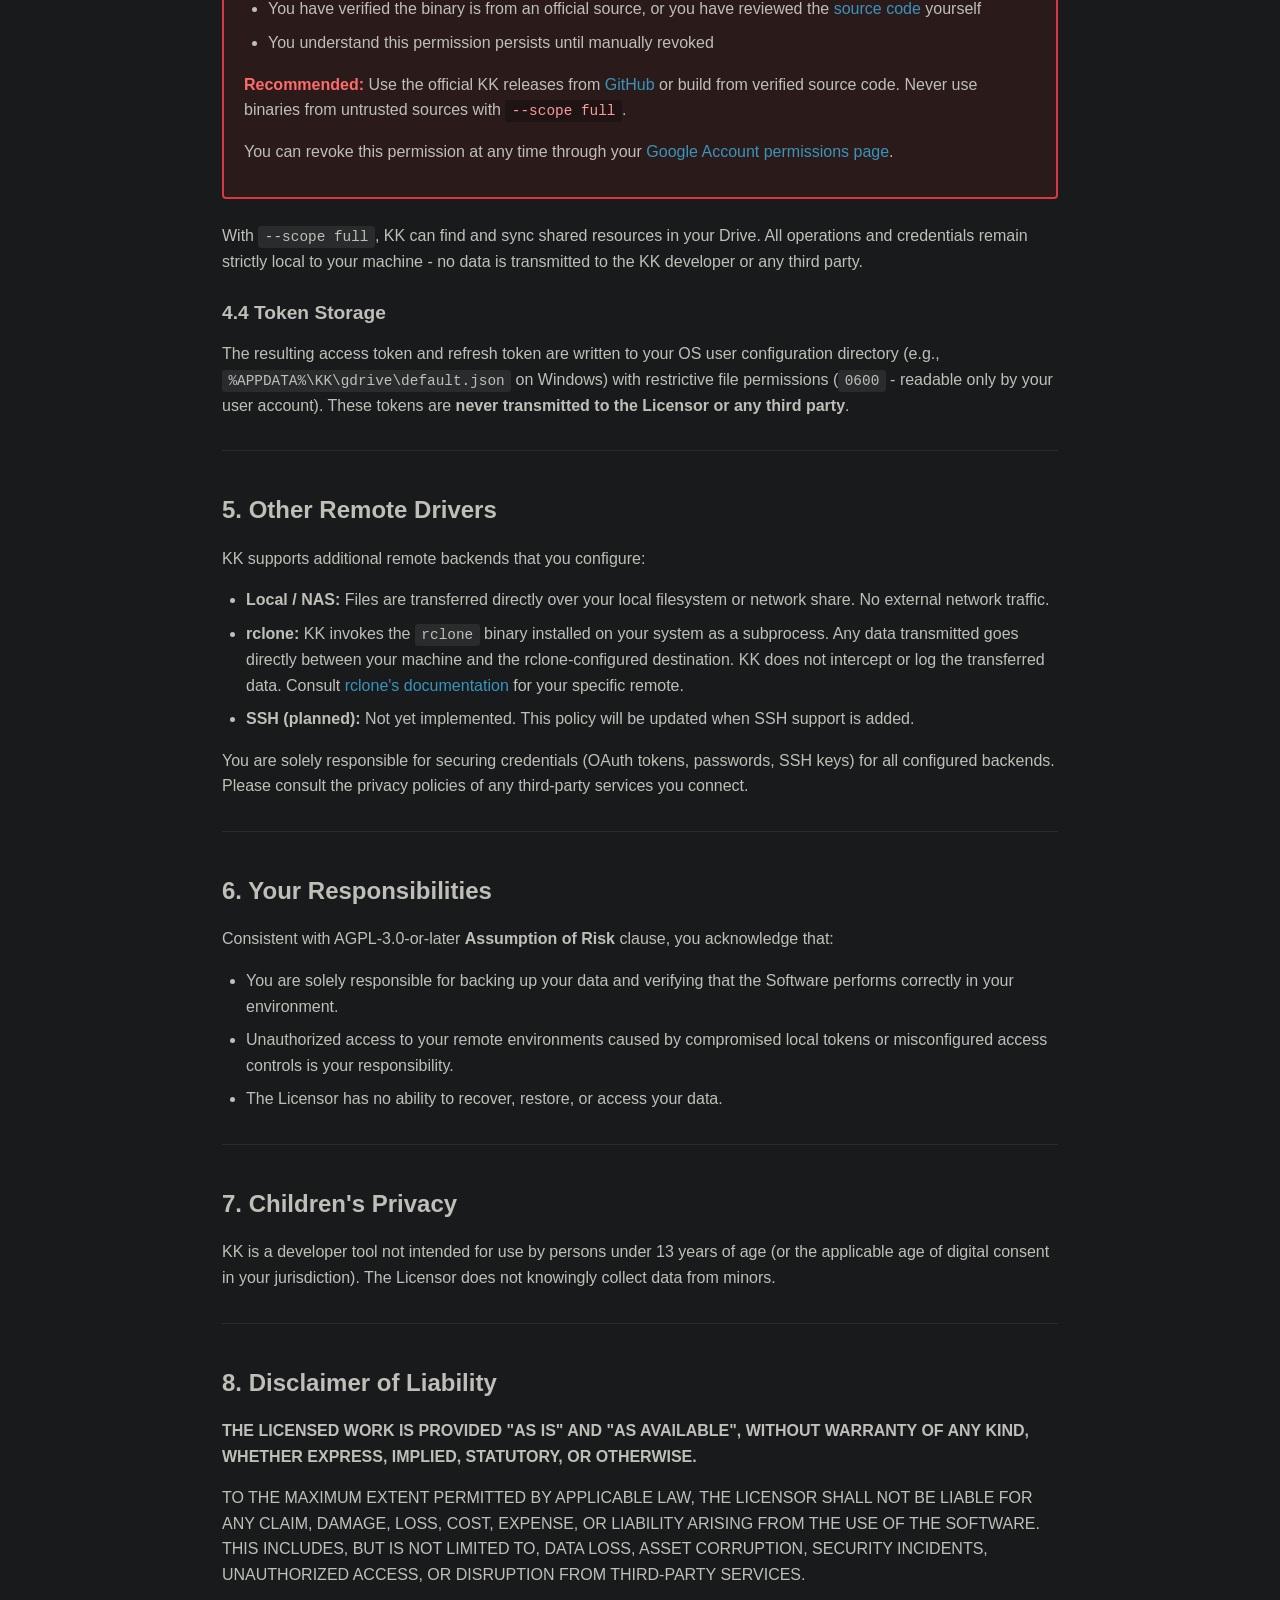
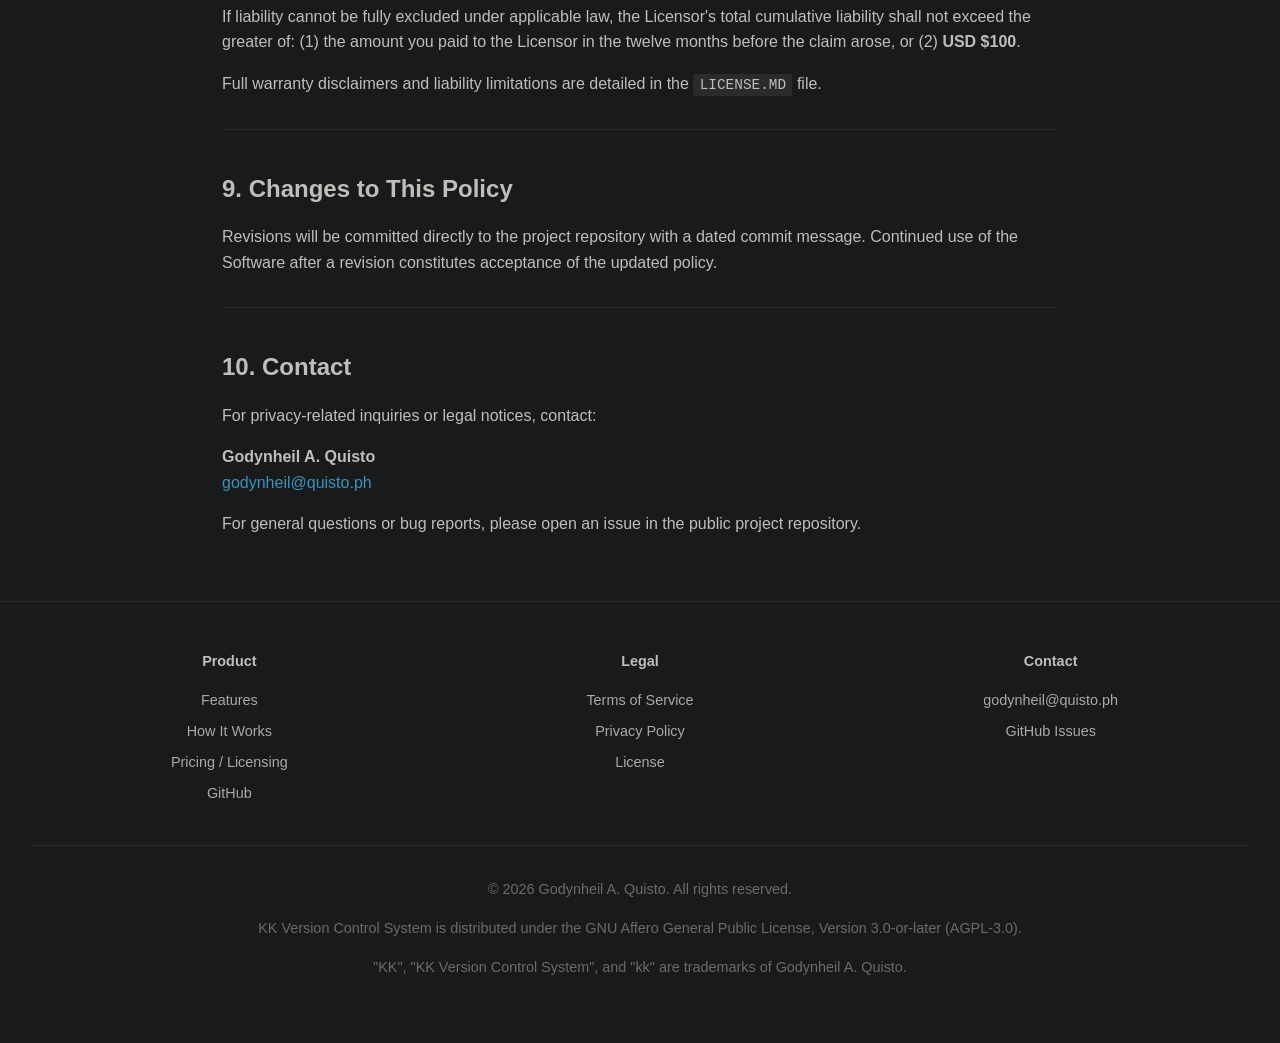
<file: privacy-policy/index.html>
<!doctype html>
<html lang="en">
  <head>
    <meta charset="UTF-8" />
    <meta name="viewport" content="width=device-width, initial-scale=1.0" />
    <meta
      name="description"
      content="Privacy Policy for KK Version Control System, covering AGPL-3.0-or-later licensing, local data storage, Google Drive OAuth scope, no telemetry, remote backends, and user responsibilities."
    />
    <meta name="author" content="Godynheil A. Quisto" />
    <meta name="robots" content="index, follow" />
    <meta name="theme-color" content="#191a1b" />
    <meta name="referrer" content="strict-origin-when-cross-origin" />
    <meta
      http-equiv="Content-Security-Policy"
      content="default-src 'self'; style-src 'self' 'unsafe-inline'; script-src 'self' 'unsafe-inline'; img-src 'self' https:; font-src 'self'; connect-src 'self'; frame-ancestors 'none'; base-uri 'self';"
    />
    <meta http-equiv="X-Content-Type-Options" content="nosniff" />
    <meta
      http-equiv="Permissions-Policy"
      content="accelerometer=(), camera=(), microphone=(), geolocation=()"
    />
    <link rel="canonical" href="https://kkvcs.com/privacy-policy/" />
    <link rel="icon" href="/icon/favicon.ico" sizes="any" />
    <link
      rel="icon"
      type="image/png"
      sizes="32x32"
      href="/icon/favicon-32x32.png"
    />
    <link
      rel="icon"
      type="image/png"
      sizes="16x16"
      href="/icon/favicon-16x16.png"
    />
    <link rel="apple-touch-icon" href="/icon/apple-touch-icon.png" />
    <link rel="manifest" href="/icon/site.webmanifest" />
    <link rel="prefetch" href="/" />
    <link rel="prefetch" href="/docs/" />
    <link rel="stylesheet" href="/css/core.css" />
    <link rel="stylesheet" href="/css/navigation.css" />

    <meta property="og:type" content="article" />
    <meta
      property="og:title"
      content="Privacy Policy | KK Version Control System"
    />
    <meta
      property="og:description"
      content="How KK Version Control System handles AGPL-3.0-or-later licensing, local data, Google Drive OAuth, remote backends, and telemetry."
    />
    <meta property="og:url" content="https://kkvcs.com/privacy-policy/" />
    <meta
      property="og:image"
      content="https://kkvcs.com/icon/android-chrome-512x512.png"
    />
    <meta property="og:image:type" content="image/png" />
    <meta property="og:image:width" content="512" />
    <meta property="og:image:height" content="512" />
    <meta property="og:site_name" content="KK Version Control System" />
    <meta name="twitter:card" content="summary" />
    <meta
      name="twitter:title"
      content="Privacy Policy | KK Version Control System"
    />
    <meta
      name="twitter:description"
      content="How KK Version Control System handles AGPL-3.0-or-later licensing, local data, Google Drive OAuth, remote backends, and telemetry."
    />
    <meta
      name="twitter:image"
      content="https://kkvcs.com/icon/android-chrome-512x512.png"
    />
    <title>Privacy Policy | KK Version Control System</title>

    <script type="application/ld+json">
      {
        "@context": "https://schema.org",
        "@type": "Organization",
        "name": "KK Version Control System",
        "url": "https://kkvcs.com",
        "logo": "https://kkvcs.com/icon/android-chrome-512x512.png"
      }
    </script>
    <link rel="stylesheet" href="/css/pages/privacy-policy.css" />
    <script src="/js/copy-code.js" defer></script>
    <script src="/js/mobile-nav.js" defer></script>
  </head>
  <body>
    <a href="#main-content" class="skip-link">Skip to main content</a>
    <nav aria-label="Main navigation">
      <div class="container">
        <a href="/" class="logo">KK Version Control System</a>
        <button
          class="nav-toggle"
          aria-expanded="false"
          aria-controls="nav-menu"
          aria-label="Toggle navigation menu">
          <span class="hamburger-icon" aria-hidden="true">
            <span></span>
            <span></span>
            <span></span>
          </span>
          <span class="nav-toggle-text">Menu</span>
        </button>
        <ul id="nav-menu" class="nav-menu">
          <li><a href="/#how-it-works">How It Works</a></li>
          <li><a href="/#features">Features</a></li>
          <li><a href="/#backends">Backends</a></li>
          <li><a href="/#pricing">Pricing</a></li>
          <li><a href="/#faq">FAQ</a></li>
          <li><a href="/docs/">Documentation</a></li>
          <li>
            <a href="https://github.com/godynheil/kk" rel="noopener noreferrer"
              >GitHub</a
            >
          </li>
        </ul>
      </div>
      <div class="nav-menu-backdrop" aria-hidden="true"></div>
    </nav>

    <main id="main-content">
      <h1>KK Privacy Policy</h1>

      <p>
        <strong>Effective Date:</strong> May 21, 2026<br />
        <strong>Licensor:</strong> Godynheil A. Quisto -
        <a href="mailto:godynheil@quisto.ph">godynheil@quisto.ph</a>
      </p>

      <hr />

      <h2>1. Overview</h2>
      <p>
        KK ("KK Version Control System") is a free software command-line tool for large-file version control, distributed under <strong>AGPL-3.0-or-later</strong>. It operates entirely on your local machine and your chosen storage
        drivers. There is no centralized "KK Service," and the Licensor does not
        collect, transmit, or store any personal data, repository data, or usage
        information.
      </p>

      <hr />

      <h2>2. What Data KK Stores - and Where</h2>
      <p>
        All data processed by KK is stored either on your local device or on the
        remote storage backends that <strong>you</strong> configure and control.
        The following local paths are created inside your project's
        <code>.kk/</code> directory and your OS user configuration directory:
      </p>

      <table>
        <caption>
          KK Data Storage Locations and Contents
        </caption>
        <thead>
          <tr>
            <th scope="col">Location</th>
            <th scope="col">Contents</th>
          </tr>
        </thead>
        <tbody>
          <tr>
            <td><code>.kk/git/</code></td>
            <td>
              Embedded bare Git repository (commit history, tree objects, refs)
            </td>
          </tr>
          <tr>
            <td><code>.kk/objects/</code></td>
            <td>SHA-256-addressed large-file blob cache</td>
          </tr>
          <tr>
            <td><code>.kk/config.json</code></td>
            <td>
              Remote backend configuration (types, folder IDs, auth file paths)
            </td>
          </tr>
          <tr>
            <td><code>.kk/tracks.json</code></td>
            <td>Glob patterns of tracked large-file paths</td>
          </tr>
          <tr>
            <td><code>.kk/repo.json</code></td>
            <td>Repository metadata (repo ID, name, creation timestamp)</td>
          </tr>
          <tr>
            <td><code>.kk/logs/</code></td>
            <td>Local operational log files</td>
          </tr>
          <tr>
            <td><code>.kk/tmp/</code></td>
            <td>
              Temporary staging files (created and deleted during operations)
            </td>
          </tr>
          <tr>
            <td>
              <code>&lt;OS config dir&gt;/KK/gdrive/&lt;name&gt;.json</code>
            </td>
            <td>Google Drive OAuth tokens (see Section 4)</td>
          </tr>
        </tbody>
      </table>

      <blockquote>
        On Windows the OS config dir is <code>%APPDATA%</code>. On macOS/Linux
        it is <code>~/.config</code>.
      </blockquote>

      <p>
        The Licensor has no access to any of these locations. All data remains
        exclusively under your control.
      </p>

      <hr />

      <h2>3. No Telemetry</h2>
      <p>
        KK collects <strong>zero</strong> telemetry, analytics, crash reports,
        usage statistics, or diagnostics of any kind. The codebase contains no
        network calls to the Licensor's infrastructure, no "phone-home"
        behavior, and no third-party tracking SDKs.
      </p>

      <hr />

      <h2>4. Google Drive OAuth & Bundled Client ID</h2>

      <h3>4.1 Bundled OAuth Application</h3>
      <p>
        When you run <code>kk setup gdrive</code>, KK uses a
        <strong>bundled default Google OAuth Client ID</strong> to initiate the
        authorization flow on your behalf. This Client ID identifies the KK
        application registered in Google Cloud Console. It does
        <strong>not</strong> grant the Licensor any access to your Google
        account or files - it is solely used to identify the application during
        the standard OAuth 2.0 consent flow.
      </p>

      <p>
        You may supply your own OAuth credentials at any time by setting the
        following environment variables before running
        <code>kk setup gdrive</code>:
      </p>

      <pre><code>KK_GOOGLE_CLIENT_ID=&lt;your-client-id&gt;
KK_GOOGLE_CLIENT_SECRET=&lt;your-client-secret&gt;</code></pre>

      <h3>4.2 How the OAuth Flow Works</h3>
      <p>
        KK implements the OAuth 2.0 Authorization Code Grant with
        <strong>PKCE</strong> (Proof Key for Code Exchange, RFC 7636) and CSRF
        state validation:
      </p>
      <ol>
        <li>
          A temporary local HTTP server is opened on <code>127.0.0.1</code> at a
          <strong>randomly chosen ephemeral port</strong> to receive the
          redirect callback. This port is never exposed beyond your local
          machine.
        </li>
        <li>Your browser is directed to Google's authorization endpoint.</li>
        <li>
          After you grant consent, Google redirects back to
          <code>127.0.0.1</code> with an authorization code.
        </li>
        <li>
          KK exchanges the code for tokens directly with Google
          (<code>oauth2.googleapis.com</code>) - no proxy, no Licensor server is
          involved.
        </li>
        <li>
          The local HTTP server is shut down immediately after the callback is
          received.
        </li>
      </ol>

      <h3>4.3 Scopes Requested</h3>
      <p>
        By default, KK requests only the
        <code>https://www.googleapis.com/auth/drive.file</code> scope. This
        restricts KK's access to
        <strong>only the files and folders that KK itself creates</strong> in
        your Google Drive. It cannot read, modify, or delete any other files in
        your Drive.
      </p>

      <h4>Shared Drives or externally shared folders</h4>
      <p>
        <strong>When you need this:</strong> If someone shares a Google Drive
        folder or Shared Drive (Team Drive) with you, and you want KK to sync
        files from that shared location, the default
        <code>drive.file</code> scope is insufficient because KK did not create
        those files.
      </p>
      <p>
        <strong>Why this requires broader permissions:</strong> Google's security
        model requires full drive access
        (<code>https://www.googleapis.com/auth/drive</code>) to read files created
        by other users or applications. This is necessary even if you only want to
        access a specific shared folder.
      </p>
      <p>
        To enable this functionality, you can explicitly opt-in to request the full
        drive scope by running:
      </p>
      <pre><code>kk setup gdrive --scope full</code></pre>

      <div class="warning-box">
        <strong>🔴 CRITICAL SECURITY WARNING</strong>
        <p class="mt-05">
          The <code>--scope full</code> flag grants KK permission to access
          <strong>ALL files in your entire Google Drive</strong>, not just
          KK-created files or the specific shared folder you intend to sync.
          This includes:
        </p>
        <ul>
          <li>Personal documents, photos, and videos</li>
          <li>Files from other applications</li>
          <li>Any sensitive or confidential data stored in your Drive</li>
        </ul>
        <p><strong>Only use this scope if:</strong></p>
        <ul>
          <li>
            You specifically need to access shared folders or Shared Drives (Team
            Drives) that you did not create yourself
          </li>
          <li>
            <strong>You fully trust the KK binary</strong> you are running with
            complete access to your Google Drive
          </li>
          <li>
            You have verified the binary is from an official source, or you have
            reviewed the
            <a
              href="https://github.com/godynheil/kk"
              rel="noopener noreferrer"
              >source code</a
            >
            yourself
          </li>
          <li>
            You understand this permission persists until manually revoked
          </li>
        </ul>
        <p class="mt-1">
          <strong>Recommended:</strong> Use the official KK releases from
          <a
            href="https://github.com/godynheil/kk/releases"
            rel="noopener noreferrer"
            >GitHub</a
          >
          or build from verified source code. Never use binaries from untrusted
          sources with <code>--scope full</code>.
        </p>
        <p class="mt-1">
          You can revoke this permission at any time through your
          <a
            href="https://myaccount.google.com/permissions"
            rel="noopener noreferrer"
            >Google Account permissions page</a
          >.
        </p>
      </div>

      <p>
        With <code>--scope full</code>, KK can find and sync shared resources in
        your Drive. All operations and credentials remain strictly local to your
        machine - no data is transmitted to the KK developer or any third party.
      </p>

      <h3>4.4 Token Storage</h3>
      <p>
        The resulting access token and refresh token are written to your OS user
        configuration directory (e.g.,
        <code>%APPDATA%\KK\gdrive\default.json</code> on Windows) with
        restrictive file permissions (<code>0600</code> - readable only by your
        user account). These tokens are
        <strong>never transmitted to the Licensor or any third party</strong>.
      </p>

      <hr />

      <h2>5. Other Remote Drivers</h2>
      <p>KK supports additional remote backends that you configure:</p>
      <ul>
        <li>
          <strong>Local / NAS:</strong> Files are transferred directly over your
          local filesystem or network share. No external network traffic.
        </li>
        <li>
          <strong>rclone:</strong> KK invokes the <code>rclone</code> binary
          installed on your system as a subprocess. Any data transmitted goes
          directly between your machine and the rclone-configured destination.
          KK does not intercept or log the transferred data. Consult
          <a href="https://rclone.org/" rel="noopener noreferrer"
            >rclone's documentation</a
          >
          for your specific remote.
        </li>
        <li>
          <strong>SSH (planned):</strong> Not yet implemented. This policy will
          be updated when SSH support is added.
        </li>
      </ul>

      <p>
        You are solely responsible for securing credentials (OAuth tokens,
        passwords, SSH keys) for all configured backends. Please consult the
        privacy policies of any third-party services you connect.
      </p>

      <hr />

      <h2>6. Your Responsibilities</h2>
      <p>
        Consistent with AGPL-3.0-or-later
        <strong>Assumption of Risk</strong> clause, you acknowledge that:
      </p>
      <ul>
        <li>
          You are solely responsible for backing up your data and verifying that
          the Software performs correctly in your environment.
        </li>
        <li>
          Unauthorized access to your remote environments caused by compromised
          local tokens or misconfigured access controls is your responsibility.
        </li>
        <li>
          The Licensor has no ability to recover, restore, or access your data.
        </li>
      </ul>

      <hr />

      <h2>7. Children's Privacy</h2>
      <p>
        KK is a developer tool not intended for use by persons under 13 years of
        age (or the applicable age of digital consent in your jurisdiction). The
        Licensor does not knowingly collect data from minors.
      </p>

      <hr />

      <h2>8. Disclaimer of Liability</h2>
      <p>
        <strong
          >THE LICENSED WORK IS PROVIDED "AS IS" AND "AS AVAILABLE", WITHOUT
          WARRANTY OF ANY KIND, WHETHER EXPRESS, IMPLIED, STATUTORY, OR
          OTHERWISE.</strong
        >
      </p>

      <p>
        TO THE MAXIMUM EXTENT PERMITTED BY APPLICABLE LAW, THE LICENSOR SHALL
        NOT BE LIABLE FOR ANY CLAIM, DAMAGE, LOSS, COST, EXPENSE, OR LIABILITY
        ARISING FROM THE USE OF THE SOFTWARE. THIS INCLUDES, BUT IS NOT LIMITED
        TO, DATA LOSS, ASSET CORRUPTION, SECURITY INCIDENTS, UNAUTHORIZED
        ACCESS, OR DISRUPTION FROM THIRD-PARTY SERVICES.
      </p>

      <p>
        If liability cannot be fully excluded under applicable law, the
        Licensor's total cumulative liability shall not exceed the greater of:
        (1) the amount you paid to the Licensor in the twelve months before the
        claim arose, or (2) <strong>USD $100</strong>.
      </p>

      <p>
        Full warranty disclaimers and liability limitations are detailed in the
        <code>LICENSE.MD</code> file.
      </p>

      <hr />

      <h2>9. Changes to This Policy</h2>
      <p>
        Revisions will be committed directly to the project repository with a
        dated commit message. Continued use of the Software after a revision
        constitutes acceptance of the updated policy.
      </p>

      <hr />

      <h2>10. Contact</h2>
      <p>For privacy-related inquiries or legal notices, contact:</p>

      <p>
        <strong>Godynheil A. Quisto</strong><br />
        <a href="mailto:godynheil@quisto.ph">godynheil@quisto.ph</a>
      </p>

      <p>
        For general questions or bug reports, please open an issue in the public
        project repository.
      </p>
    </main>

    <footer>
      <div class="footer-content">
        <div class="footer-section">
          <h4>Product</h4>
          <ul>
            <li><a href="/#features">Features</a></li>
            <li><a href="/#how-it-works">How It Works</a></li>
            <li><a href="/#pricing">Pricing / Licensing</a></li>
            <li>
              <a
                href="https://github.com/godynheil/kk"
                rel="noopener noreferrer"
                >GitHub</a
              >
            </li>
          </ul>
        </div>
        <div class="footer-section">
          <h4>Legal</h4>
          <ul>
            <li><a href="/terms-of-service/">Terms of Service</a></li>
            <li><a href="/privacy-policy/">Privacy Policy</a></li>
            <li><a href="/license/">License</a></li>
          </ul>
        </div>
        <div class="footer-section">
          <h4>Contact</h4>
          <ul>
            <li>
              <a href="mailto:godynheil@quisto.ph">godynheil@quisto.ph</a>
            </li>
            <li>
              <a href="https://github.com/godynheil/kk/issues">GitHub Issues</a>
            </li>
          </ul>
        </div>
      </div>
      <div class="footer-bottom">
        <p>&copy; 2026 Godynheil A. Quisto. All rights reserved.</p>
        <p>
          KK Version Control System is distributed under the GNU Affero General Public License, Version 3.0-or-later (AGPL-3.0).
        </p>
        <p>
          "KK", "KK Version Control System", and "kk" are trademarks of
          Godynheil A. Quisto.
        </p>
      </div>
    </footer>
  </body>
</html>
</file>
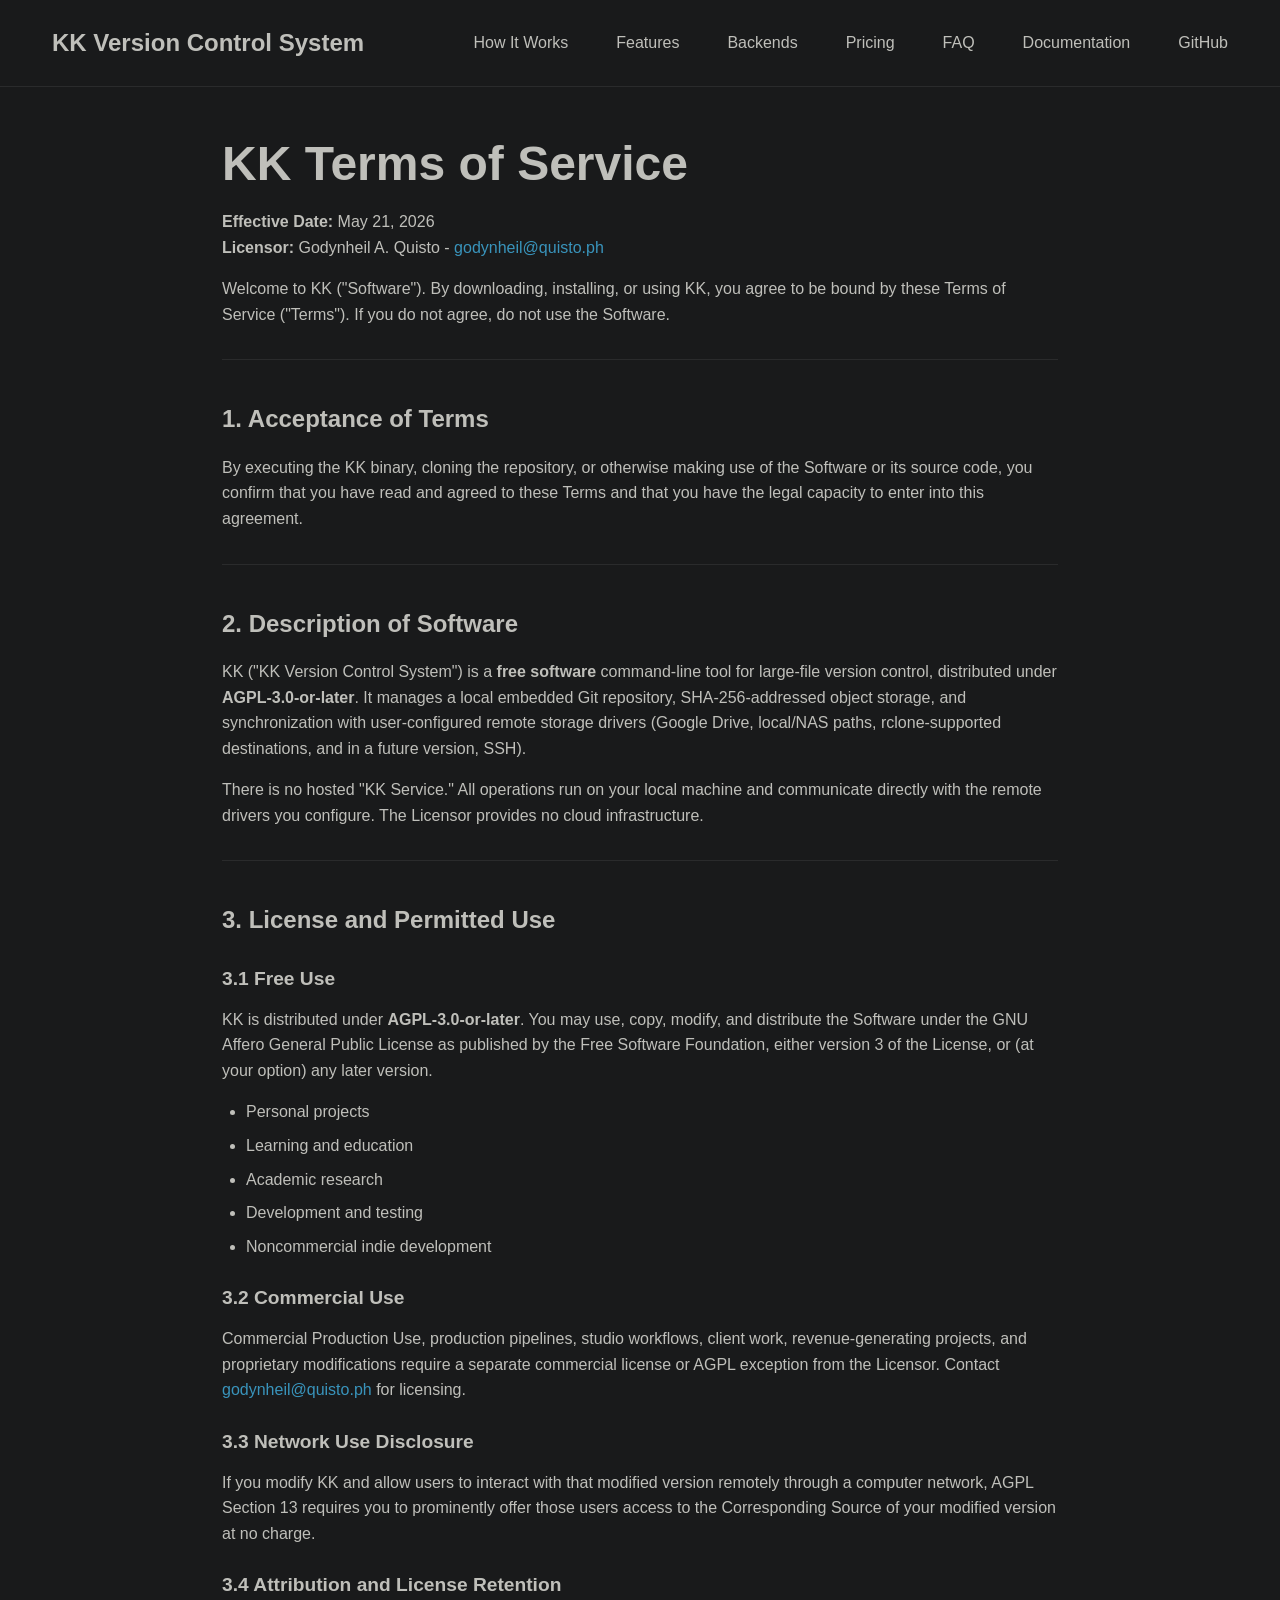
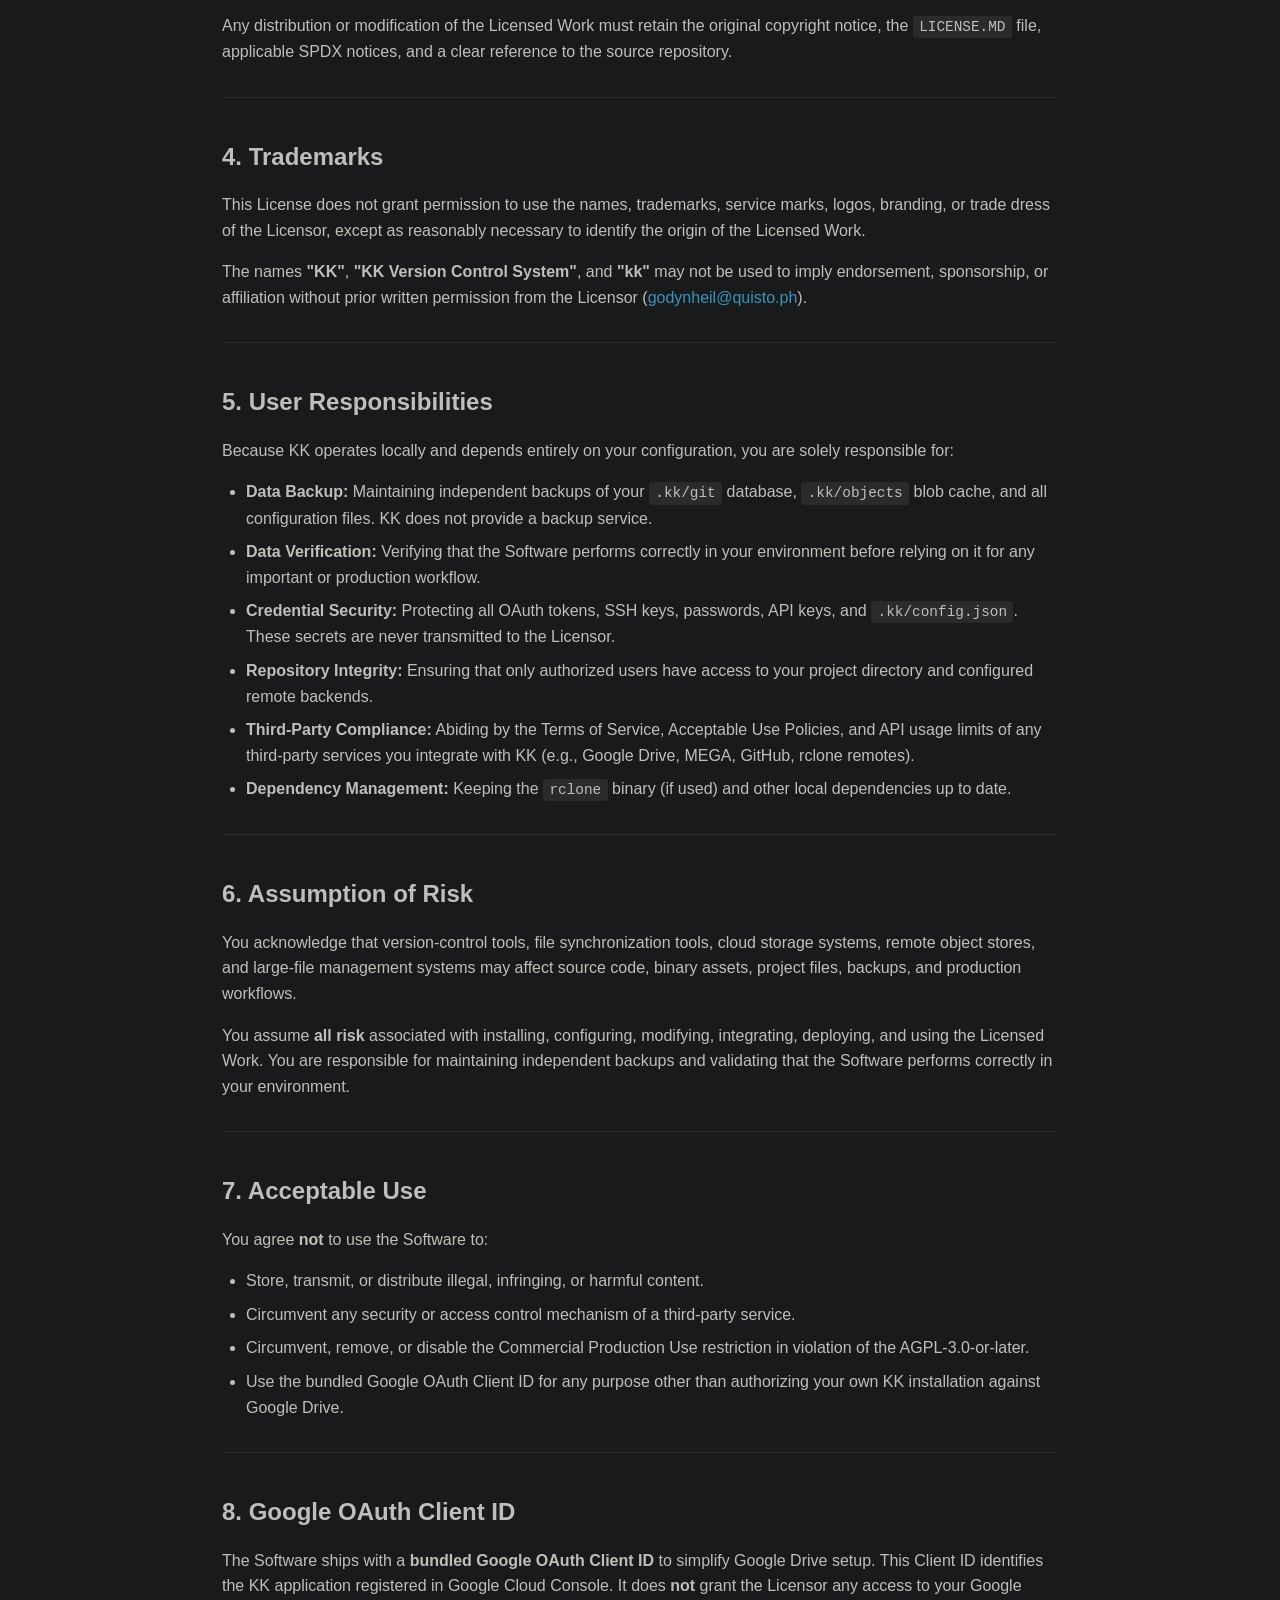
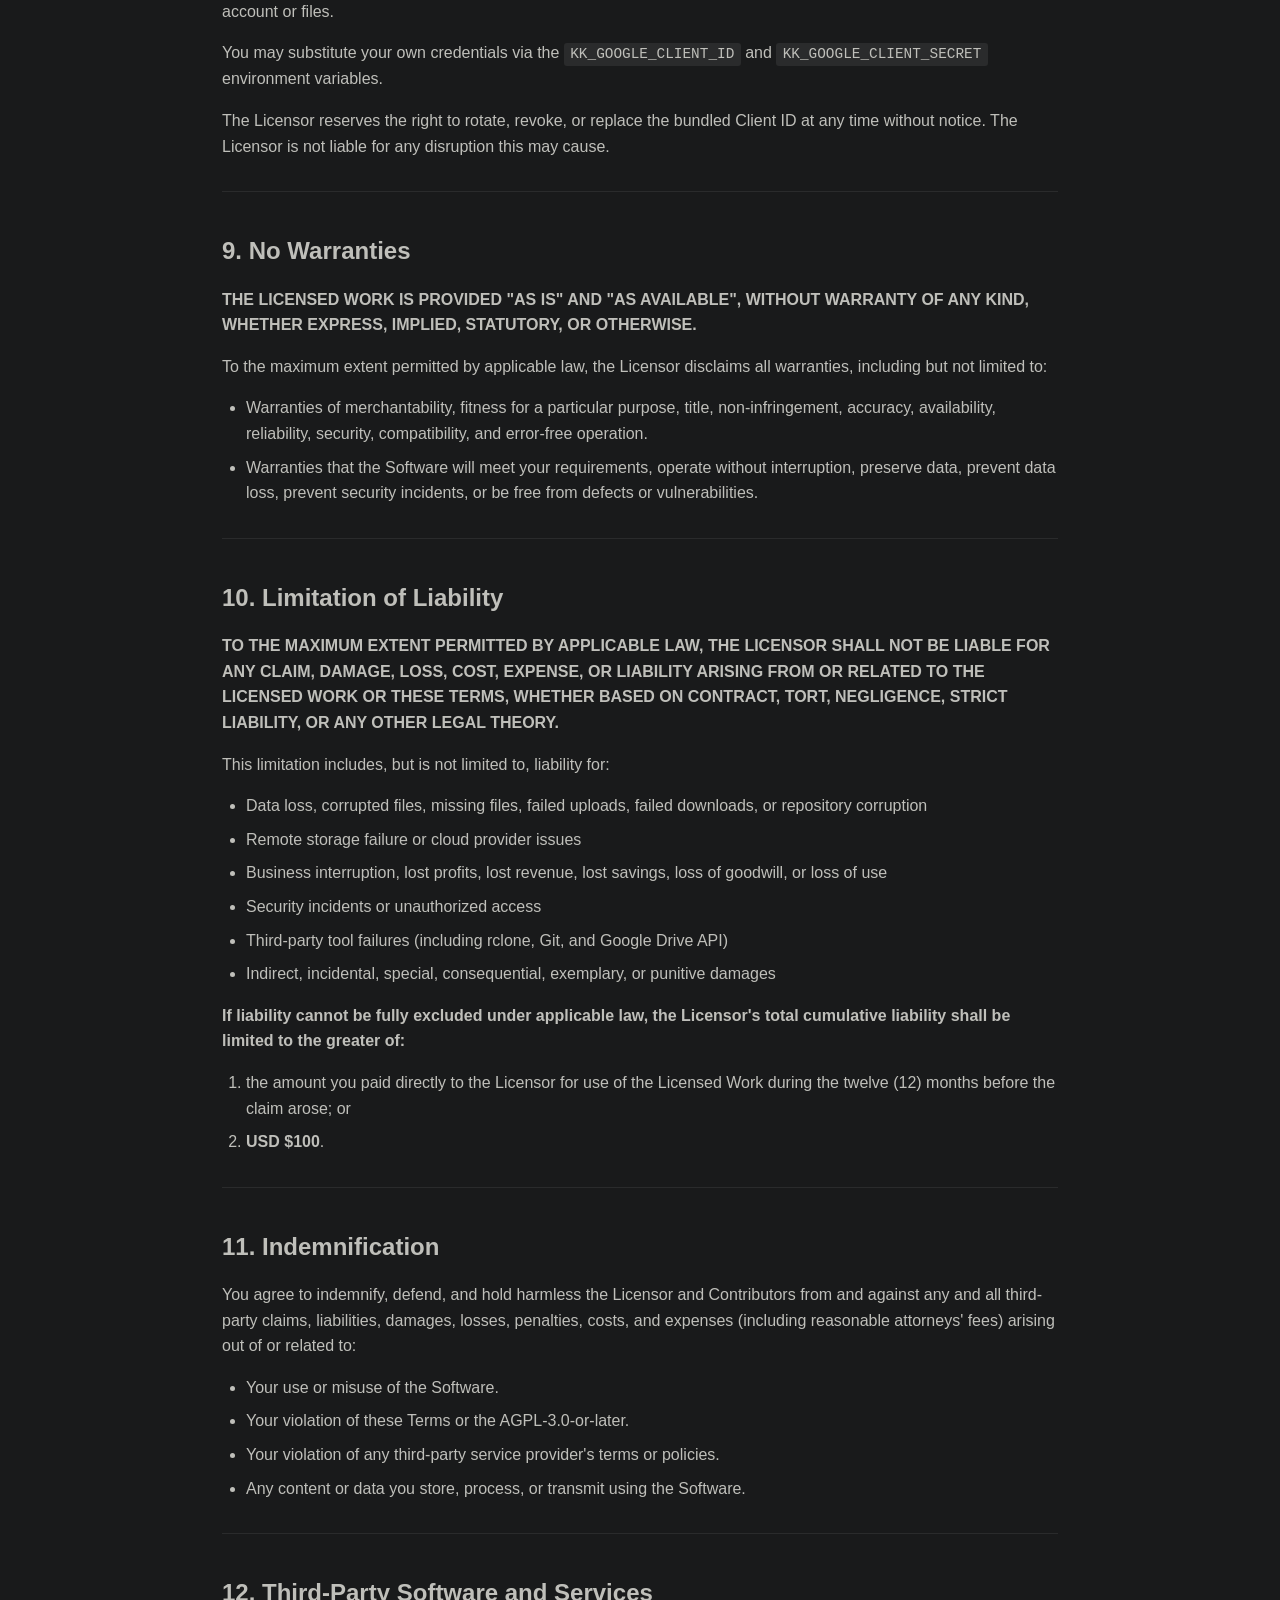
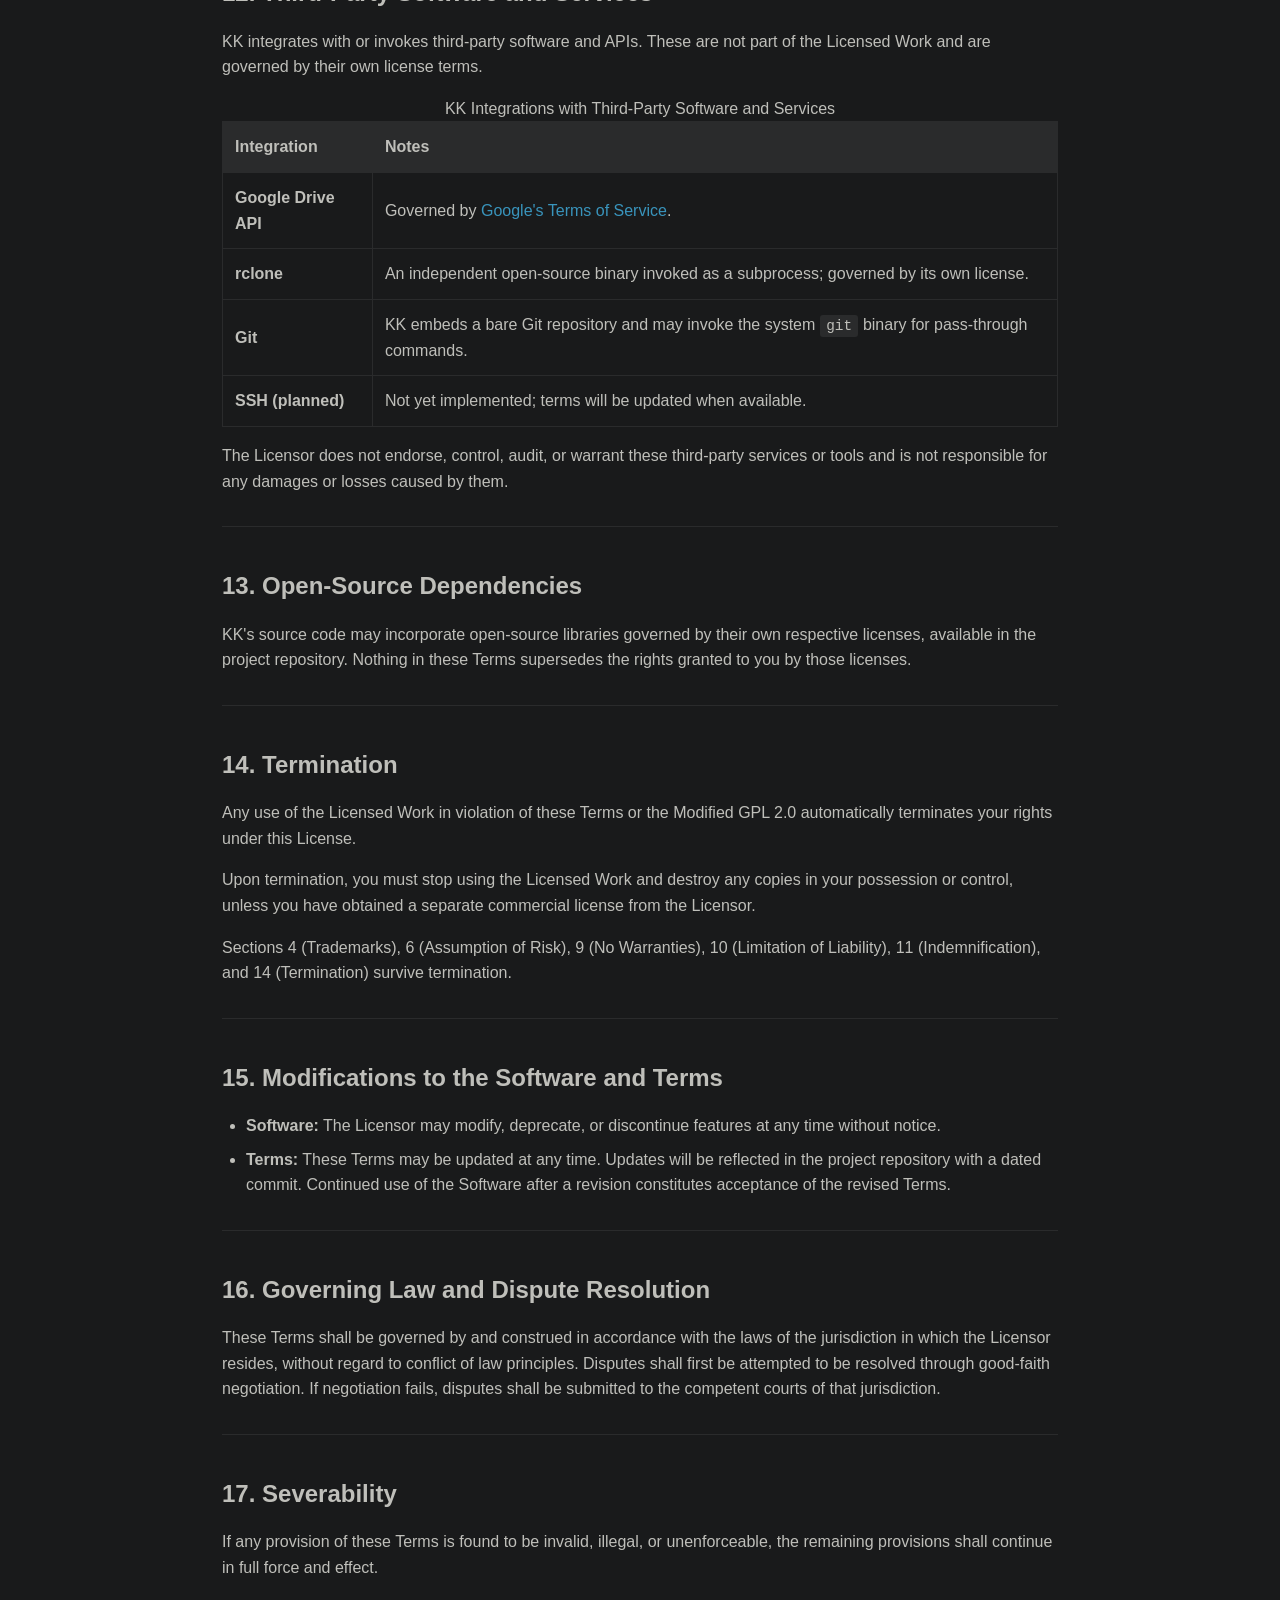
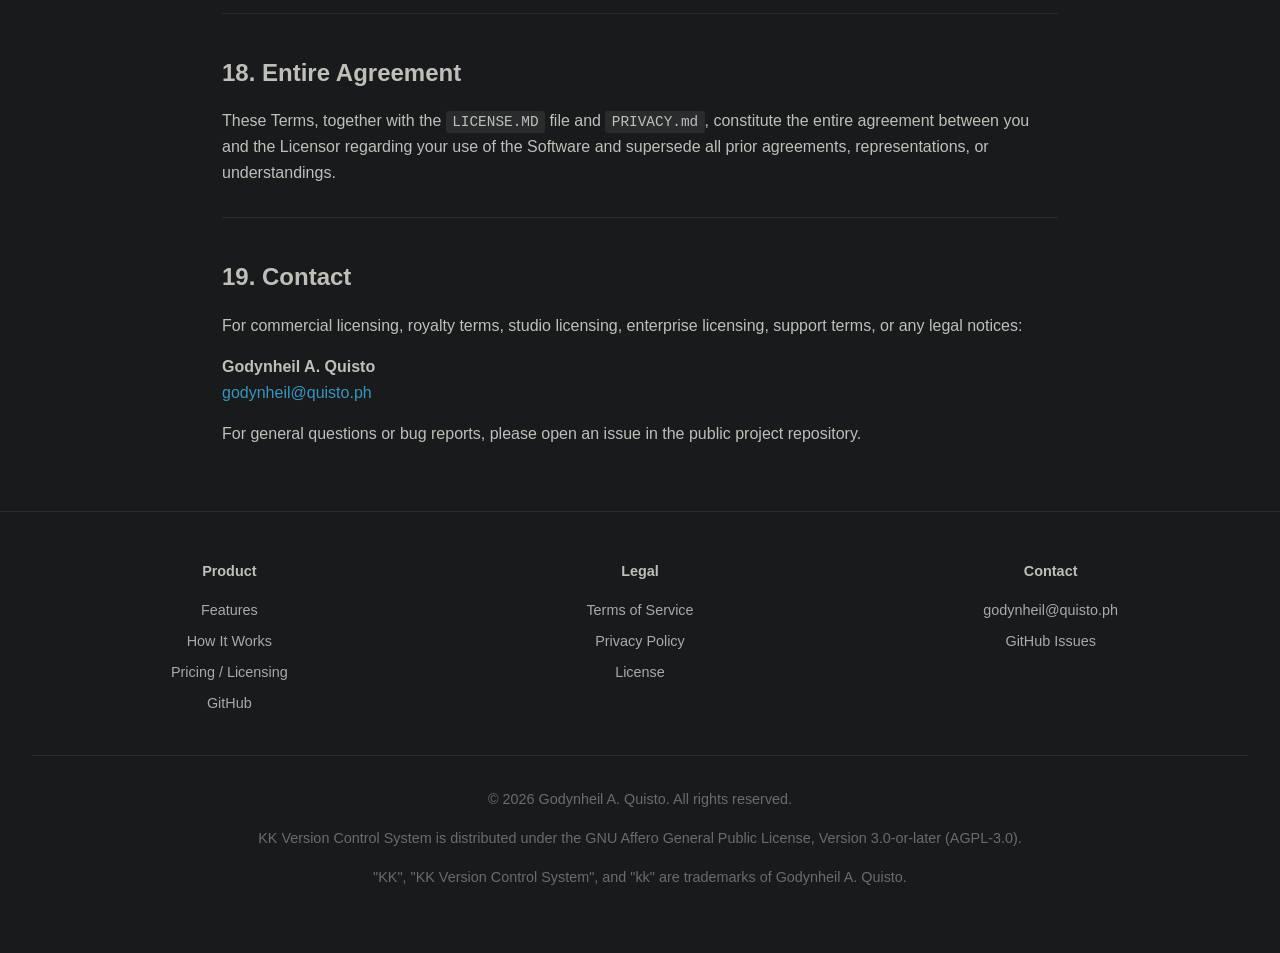
<file: terms-of-service/index.html>
<!doctype html>
<html lang="en">
  <head>
    <meta charset="UTF-8" />
    <meta name="viewport" content="width=device-width, initial-scale=1.0" />
    <meta
      name="description"
      content="Terms of Service for KK Version Control System, including permitted use, licensing, trademarks, warranties, liability, third-party services, and contact details."
    />
    <meta name="author" content="Godynheil A. Quisto" />
    <meta name="robots" content="index, follow" />
    <meta name="theme-color" content="#191a1b" />
    <meta name="referrer" content="strict-origin-when-cross-origin" />
    <meta
      http-equiv="Content-Security-Policy"
      content="default-src 'self'; style-src 'self' 'unsafe-inline'; script-src 'self' 'unsafe-inline'; img-src 'self' https:; font-src 'self'; connect-src 'self'; frame-ancestors 'none'; base-uri 'self';"
    />
    <meta http-equiv="X-Content-Type-Options" content="nosniff" />
    <meta
      http-equiv="Permissions-Policy"
      content="accelerometer=(), camera=(), microphone=(), geolocation=()"
    />
    <link rel="canonical" href="https://kkvcs.com/terms-of-service/" />
    <link rel="icon" href="/icon/favicon.ico" sizes="any" />
    <link
      rel="icon"
      type="image/png"
      sizes="32x32"
      href="/icon/favicon-32x32.png"
    />
    <link
      rel="icon"
      type="image/png"
      sizes="16x16"
      href="/icon/favicon-16x16.png"
    />
    <link rel="apple-touch-icon" href="/icon/apple-touch-icon.png" />
    <link rel="manifest" href="/icon/site.webmanifest" />
    <link rel="prefetch" href="/" />
    <link rel="prefetch" href="/docs/" />
    <link rel="stylesheet" href="/css/core.css" />
    <link rel="stylesheet" href="/css/navigation.css" />

    <meta property="og:type" content="article" />
    <meta
      property="og:title"
      content="Terms of Service | KK Version Control System"
    />
    <meta
      property="og:description"
      content="Use, licensing, trademarks, warranties, liability, third-party services, and legal terms for KK Version Control System."
    />
    <meta property="og:url" content="https://kkvcs.com/terms-of-service/" />
    <meta
      property="og:image"
      content="https://kkvcs.com/icon/android-chrome-512x512.png"
    />
    <meta property="og:image:type" content="image/png" />
    <meta property="og:image:width" content="512" />
    <meta property="og:image:height" content="512" />
    <meta property="og:site_name" content="KK Version Control System" />
    <meta name="twitter:card" content="summary" />
    <meta
      name="twitter:title"
      content="Terms of Service | KK Version Control System"
    />
    <meta
      name="twitter:description"
      content="Use, licensing, trademarks, warranties, liability, third-party services, and legal terms for KK Version Control System."
    />
    <meta
      name="twitter:image"
      content="https://kkvcs.com/icon/android-chrome-512x512.png"
    />
    <title>Terms of Service | KK Version Control System</title>

    <script type="application/ld+json">
      {
        "@context": "https://schema.org",
        "@type": "Organization",
        "name": "KK Version Control System",
        "url": "https://kkvcs.com",
        "logo": "https://kkvcs.com/icon/android-chrome-512x512.png"
      }
    </script>
    <link rel="stylesheet" href="/css/pages/terms-of-service.css" />
    <script src="/js/copy-code.js" defer></script>
    <script src="/js/mobile-nav.js" defer></script>
  </head>
  <body>
    <a href="#main-content" class="skip-link">Skip to main content</a>
    <nav aria-label="Main navigation">
      <div class="container">
        <a href="/" class="logo">KK Version Control System</a>
        <button
          class="nav-toggle"
          aria-expanded="false"
          aria-controls="nav-menu"
          aria-label="Toggle navigation menu">
          <span class="hamburger-icon" aria-hidden="true">
            <span></span>
            <span></span>
            <span></span>
          </span>
          <span class="nav-toggle-text">Menu</span>
        </button>
        <ul id="nav-menu" class="nav-menu">
          <li><a href="/#how-it-works">How It Works</a></li>
          <li><a href="/#features">Features</a></li>
          <li><a href="/#backends">Backends</a></li>
          <li><a href="/#pricing">Pricing</a></li>
          <li><a href="/#faq">FAQ</a></li>
          <li><a href="/docs/">Documentation</a></li>
          <li>
            <a href="https://github.com/godynheil/kk" rel="noopener noreferrer"
              >GitHub</a
            >
          </li>
        </ul>
      </div>
      <div class="nav-menu-backdrop" aria-hidden="true"></div>
    </nav>

    <main id="main-content">
      <h1>KK Terms of Service</h1>

      <p>
        <strong>Effective Date:</strong> May 21, 2026<br />
        <strong>Licensor:</strong> Godynheil A. Quisto -
        <a href="mailto:godynheil@quisto.ph">godynheil@quisto.ph</a>
      </p>

      <p>
        Welcome to KK ("Software"). By downloading, installing, or using KK, you
        agree to be bound by these Terms of Service ("Terms"). If you do not
        agree, do not use the Software.
      </p>

      <hr />

      <h2>1. Acceptance of Terms</h2>
      <p>
        By executing the KK binary, cloning the repository, or otherwise making
        use of the Software or its source code, you confirm that you have read
        and agreed to these Terms and that you have the legal capacity to enter
        into this agreement.
      </p>

      <hr />

      <h2>2. Description of Software</h2>
      <p>
        KK ("KK Version Control System") is a
        <strong>free software</strong> command-line tool for large-file version control, distributed under <strong>AGPL-3.0-or-later</strong>. It manages a local embedded Git repository, SHA-256-addressed object
        storage, and synchronization with user-configured remote storage drivers
        (Google Drive, local/NAS paths, rclone-supported destinations, and in a
        future version, SSH).
      </p>

      <p>
        There is no hosted "KK Service." All operations run on your local
        machine and communicate directly with the remote drivers you configure.
        The Licensor provides no cloud infrastructure.
      </p>

      <hr />

      <h2>3. License and Permitted Use</h2>

      <h3>3.1 Free Use</h3>
      <p>
        KK is distributed under <strong>AGPL-3.0-or-later</strong>. You may use,
        copy, modify, and distribute the Software under the GNU Affero General
        Public License as published by the Free Software Foundation, either
        version 3 of the License, or (at your option) any later version.
      </p>
      <ul>
        <li>Personal projects</li>
        <li>Learning and education</li>
        <li>Academic research</li>
        <li>Development and testing</li>
        <li>Noncommercial indie development</li>
      </ul>

      <h3>3.2 Commercial Use</h3>
      <p>
        Commercial Production Use, production pipelines, studio workflows,
        client work, revenue-generating projects, and proprietary modifications
        require a separate commercial license or AGPL exception from the
        Licensor. Contact
        <a href="mailto:godynheil@quisto.ph">godynheil@quisto.ph</a> for
        licensing.
      </p>

      <h3>3.3 Network Use Disclosure</h3>
      <p>
        If you modify KK and allow users to interact with that modified version
        remotely through a computer network, AGPL Section 13 requires you to
        prominently offer those users access to the Corresponding Source of your
        modified version at no charge.
      </p>

      <h3>3.4 Attribution and License Retention</h3>
      <p>
        Any distribution or modification of the Licensed Work must retain the
        original copyright notice, the <code>LICENSE.MD</code> file, applicable
        SPDX notices, and a clear reference to the source repository.
      </p>

      <hr />

      <h2>4. Trademarks</h2>
      <p>
        This License does not grant permission to use the names, trademarks,
        service marks, logos, branding, or trade dress of the Licensor, except
        as reasonably necessary to identify the origin of the Licensed Work.
      </p>

      <p>
        The names <strong>"KK"</strong>,
        <strong>"KK Version Control System"</strong>, and
        <strong>"kk"</strong> may not be used to imply endorsement, sponsorship,
        or affiliation without prior written permission from the Licensor (<a
          href="mailto:godynheil@quisto.ph"
          >godynheil@quisto.ph</a
        >).
      </p>

      <hr />

      <h2>5. User Responsibilities</h2>
      <p>
        Because KK operates locally and depends entirely on your configuration,
        you are solely responsible for:
      </p>
      <ul>
        <li>
          <strong>Data Backup:</strong> Maintaining independent backups of your
          <code>.kk/git</code> database, <code>.kk/objects</code> blob cache,
          and all configuration files. KK does not provide a backup service.
        </li>
        <li>
          <strong>Data Verification:</strong> Verifying that the Software
          performs correctly in your environment before relying on it for any
          important or production workflow.
        </li>
        <li>
          <strong>Credential Security:</strong> Protecting all OAuth tokens, SSH
          keys, passwords, API keys, and <code>.kk/config.json</code>. These
          secrets are never transmitted to the Licensor.
        </li>
        <li>
          <strong>Repository Integrity:</strong> Ensuring that only authorized
          users have access to your project directory and configured remote
          backends.
        </li>
        <li>
          <strong>Third-Party Compliance:</strong> Abiding by the Terms of
          Service, Acceptable Use Policies, and API usage limits of any
          third-party services you integrate with KK (e.g., Google Drive, MEGA,
          GitHub, rclone remotes).
        </li>
        <li>
          <strong>Dependency Management:</strong> Keeping the
          <code>rclone</code> binary (if used) and other local dependencies up
          to date.
        </li>
      </ul>

      <hr />

      <h2>6. Assumption of Risk</h2>
      <p>
        You acknowledge that version-control tools, file synchronization tools,
        cloud storage systems, remote object stores, and large-file management
        systems may affect source code, binary assets, project files, backups,
        and production workflows.
      </p>

      <p>
        You assume <strong>all risk</strong> associated with installing,
        configuring, modifying, integrating, deploying, and using the Licensed
        Work. You are responsible for maintaining independent backups and
        validating that the Software performs correctly in your environment.
      </p>

      <hr />

      <h2>7. Acceptable Use</h2>
      <p>You agree <strong>not</strong> to use the Software to:</p>
      <ul>
        <li>
          Store, transmit, or distribute illegal, infringing, or harmful
          content.
        </li>
        <li>
          Circumvent any security or access control mechanism of a third-party
          service.
        </li>
        <li>
          Circumvent, remove, or disable the Commercial Production Use
          restriction in violation of the AGPL-3.0-or-later.
        </li>
        <li>
          Use the bundled Google OAuth Client ID for any purpose other than
          authorizing your own KK installation against Google Drive.
        </li>
      </ul>

      <hr />

      <h2>8. Google OAuth Client ID</h2>
      <p>
        The Software ships with a
        <strong>bundled Google OAuth Client ID</strong> to simplify Google Drive
        setup. This Client ID identifies the KK application registered in Google
        Cloud Console. It does <strong>not</strong> grant the Licensor any
        access to your Google account or files.
      </p>

      <p>
        You may substitute your own credentials via the
        <code>KK_GOOGLE_CLIENT_ID</code> and
        <code>KK_GOOGLE_CLIENT_SECRET</code> environment variables.
      </p>

      <p>
        The Licensor reserves the right to rotate, revoke, or replace the
        bundled Client ID at any time without notice. The Licensor is not liable
        for any disruption this may cause.
      </p>

      <hr />

      <h2>9. No Warranties</h2>
      <p>
        <strong
          >THE LICENSED WORK IS PROVIDED "AS IS" AND "AS AVAILABLE", WITHOUT
          WARRANTY OF ANY KIND, WHETHER EXPRESS, IMPLIED, STATUTORY, OR
          OTHERWISE.</strong
        >
      </p>

      <p>
        To the maximum extent permitted by applicable law, the Licensor
        disclaims all warranties, including but not limited to:
      </p>
      <ul>
        <li>
          Warranties of merchantability, fitness for a particular purpose,
          title, non-infringement, accuracy, availability, reliability,
          security, compatibility, and error-free operation.
        </li>
        <li>
          Warranties that the Software will meet your requirements, operate
          without interruption, preserve data, prevent data loss, prevent
          security incidents, or be free from defects or vulnerabilities.
        </li>
      </ul>

      <hr />

      <h2>10. Limitation of Liability</h2>
      <p>
        <strong
          >TO THE MAXIMUM EXTENT PERMITTED BY APPLICABLE LAW, THE LICENSOR SHALL
          NOT BE LIABLE FOR ANY CLAIM, DAMAGE, LOSS, COST, EXPENSE, OR LIABILITY
          ARISING FROM OR RELATED TO THE LICENSED WORK OR THESE TERMS, WHETHER
          BASED ON CONTRACT, TORT, NEGLIGENCE, STRICT LIABILITY, OR ANY OTHER
          LEGAL THEORY.</strong
        >
      </p>

      <p>This limitation includes, but is not limited to, liability for:</p>
      <ul>
        <li>
          Data loss, corrupted files, missing files, failed uploads, failed
          downloads, or repository corruption
        </li>
        <li>Remote storage failure or cloud provider issues</li>
        <li>
          Business interruption, lost profits, lost revenue, lost savings, loss
          of goodwill, or loss of use
        </li>
        <li>Security incidents or unauthorized access</li>
        <li>
          Third-party tool failures (including rclone, Git, and Google Drive
          API)
        </li>
        <li>
          Indirect, incidental, special, consequential, exemplary, or punitive
          damages
        </li>
      </ul>

      <p>
        <strong
          >If liability cannot be fully excluded under applicable law, the
          Licensor's total cumulative liability shall be limited to the greater
          of:</strong
        >
      </p>
      <ol>
        <li>
          the amount you paid directly to the Licensor for use of the Licensed
          Work during the twelve (12) months before the claim arose; or
        </li>
        <li><strong>USD $100</strong>.</li>
      </ol>

      <hr />

      <h2>11. Indemnification</h2>
      <p>
        You agree to indemnify, defend, and hold harmless the Licensor and
        Contributors from and against any and all third-party claims,
        liabilities, damages, losses, penalties, costs, and expenses (including
        reasonable attorneys' fees) arising out of or related to:
      </p>
      <ul>
        <li>Your use or misuse of the Software.</li>
        <li>Your violation of these Terms or the AGPL-3.0-or-later.</li>
        <li>
          Your violation of any third-party service provider's terms or
          policies.
        </li>
        <li>
          Any content or data you store, process, or transmit using the
          Software.
        </li>
      </ul>

      <hr />

      <h2>12. Third-Party Software and Services</h2>
      <p>
        KK integrates with or invokes third-party software and APIs. These are
        not part of the Licensed Work and are governed by their own license
        terms.
      </p>

      <table>
        <caption>
          KK Integrations with Third-Party Software and Services
        </caption>
        <thead>
          <tr>
            <th scope="col">Integration</th>
            <th scope="col">Notes</th>
          </tr>
        </thead>
        <tbody>
          <tr>
            <td><strong>Google Drive API</strong></td>
            <td>
              Governed by
              <a
                href="https://policies.google.com/terms"
                rel="noopener noreferrer"
                >Google's Terms of Service</a
              >.
            </td>
          </tr>
          <tr>
            <td><strong>rclone</strong></td>
            <td>
              An independent open-source binary invoked as a subprocess;
              governed by its own license.
            </td>
          </tr>
          <tr>
            <td><strong>Git</strong></td>
            <td>
              KK embeds a bare Git repository and may invoke the system
              <code>git</code> binary for pass-through commands.
            </td>
          </tr>
          <tr>
            <td><strong>SSH (planned)</strong></td>
            <td>Not yet implemented; terms will be updated when available.</td>
          </tr>
        </tbody>
      </table>

      <p>
        The Licensor does not endorse, control, audit, or warrant these
        third-party services or tools and is not responsible for any damages or
        losses caused by them.
      </p>

      <hr />

      <h2>13. Open-Source Dependencies</h2>
      <p>
        KK's source code may incorporate open-source libraries governed by their
        own respective licenses, available in the project repository. Nothing in
        these Terms supersedes the rights granted to you by those licenses.
      </p>

      <hr />

      <h2>14. Termination</h2>
      <p>
        Any use of the Licensed Work in violation of these Terms or the Modified
        GPL 2.0 automatically terminates your rights under this License.
      </p>

      <p>
        Upon termination, you must stop using the Licensed Work and destroy any
        copies in your possession or control, unless you have obtained a
        separate commercial license from the Licensor.
      </p>

      <p>
        Sections 4 (Trademarks), 6 (Assumption of Risk), 9 (No Warranties), 10
        (Limitation of Liability), 11 (Indemnification), and 14 (Termination)
        survive termination.
      </p>

      <hr />

      <h2>15. Modifications to the Software and Terms</h2>
      <ul>
        <li>
          <strong>Software:</strong> The Licensor may modify, deprecate, or
          discontinue features at any time without notice.
        </li>
        <li>
          <strong>Terms:</strong> These Terms may be updated at any time.
          Updates will be reflected in the project repository with a dated
          commit. Continued use of the Software after a revision constitutes
          acceptance of the revised Terms.
        </li>
      </ul>

      <hr />

      <h2>16. Governing Law and Dispute Resolution</h2>
      <p>
        These Terms shall be governed by and construed in accordance with the
        laws of the jurisdiction in which the Licensor resides, without regard
        to conflict of law principles. Disputes shall first be attempted to be
        resolved through good-faith negotiation. If negotiation fails, disputes
        shall be submitted to the competent courts of that jurisdiction.
      </p>

      <hr />

      <h2>17. Severability</h2>
      <p>
        If any provision of these Terms is found to be invalid, illegal, or
        unenforceable, the remaining provisions shall continue in full force and
        effect.
      </p>

      <hr />

      <h2>18. Entire Agreement</h2>
      <p>
        These Terms, together with the <code>LICENSE.MD</code> file and
        <code>PRIVACY.md</code>, constitute the entire agreement between you and
        the Licensor regarding your use of the Software and supersede all prior
        agreements, representations, or understandings.
      </p>

      <hr />

      <h2>19. Contact</h2>
      <p>
        For commercial licensing, royalty terms, studio licensing, enterprise
        licensing, support terms, or any legal notices:
      </p>

      <p>
        <strong>Godynheil A. Quisto</strong><br />
        <a href="mailto:godynheil@quisto.ph">godynheil@quisto.ph</a>
      </p>

      <p>
        For general questions or bug reports, please open an issue in the public
        project repository.
      </p>
    </main>

    <footer>
      <div class="footer-content">
        <div class="footer-section">
          <h4>Product</h4>
          <ul>
            <li><a href="/#features">Features</a></li>
            <li><a href="/#how-it-works">How It Works</a></li>
            <li><a href="/#pricing">Pricing / Licensing</a></li>
            <li>
              <a
                href="https://github.com/godynheil/kk"
                rel="noopener noreferrer"
                >GitHub</a
              >
            </li>
          </ul>
        </div>
        <div class="footer-section">
          <h4>Legal</h4>
          <ul>
            <li><a href="/terms-of-service/">Terms of Service</a></li>
            <li><a href="/privacy-policy/">Privacy Policy</a></li>
            <li><a href="/license/">License</a></li>
          </ul>
        </div>
        <div class="footer-section">
          <h4>Contact</h4>
          <ul>
            <li>
              <a href="mailto:godynheil@quisto.ph">godynheil@quisto.ph</a>
            </li>
            <li>
              <a href="https://github.com/godynheil/kk/issues">GitHub Issues</a>
            </li>
          </ul>
        </div>
      </div>
      <div class="footer-bottom">
        <p>&copy; 2026 Godynheil A. Quisto. All rights reserved.</p>
        <p>
          KK Version Control System is distributed under the GNU Affero General Public License, Version 3.0-or-later (AGPL-3.0).
        </p>
        <p>
          "KK", "KK Version Control System", and "kk" are trademarks of
          Godynheil A. Quisto.
        </p>
      </div>
    </footer>
  </body>
</html>
</file>
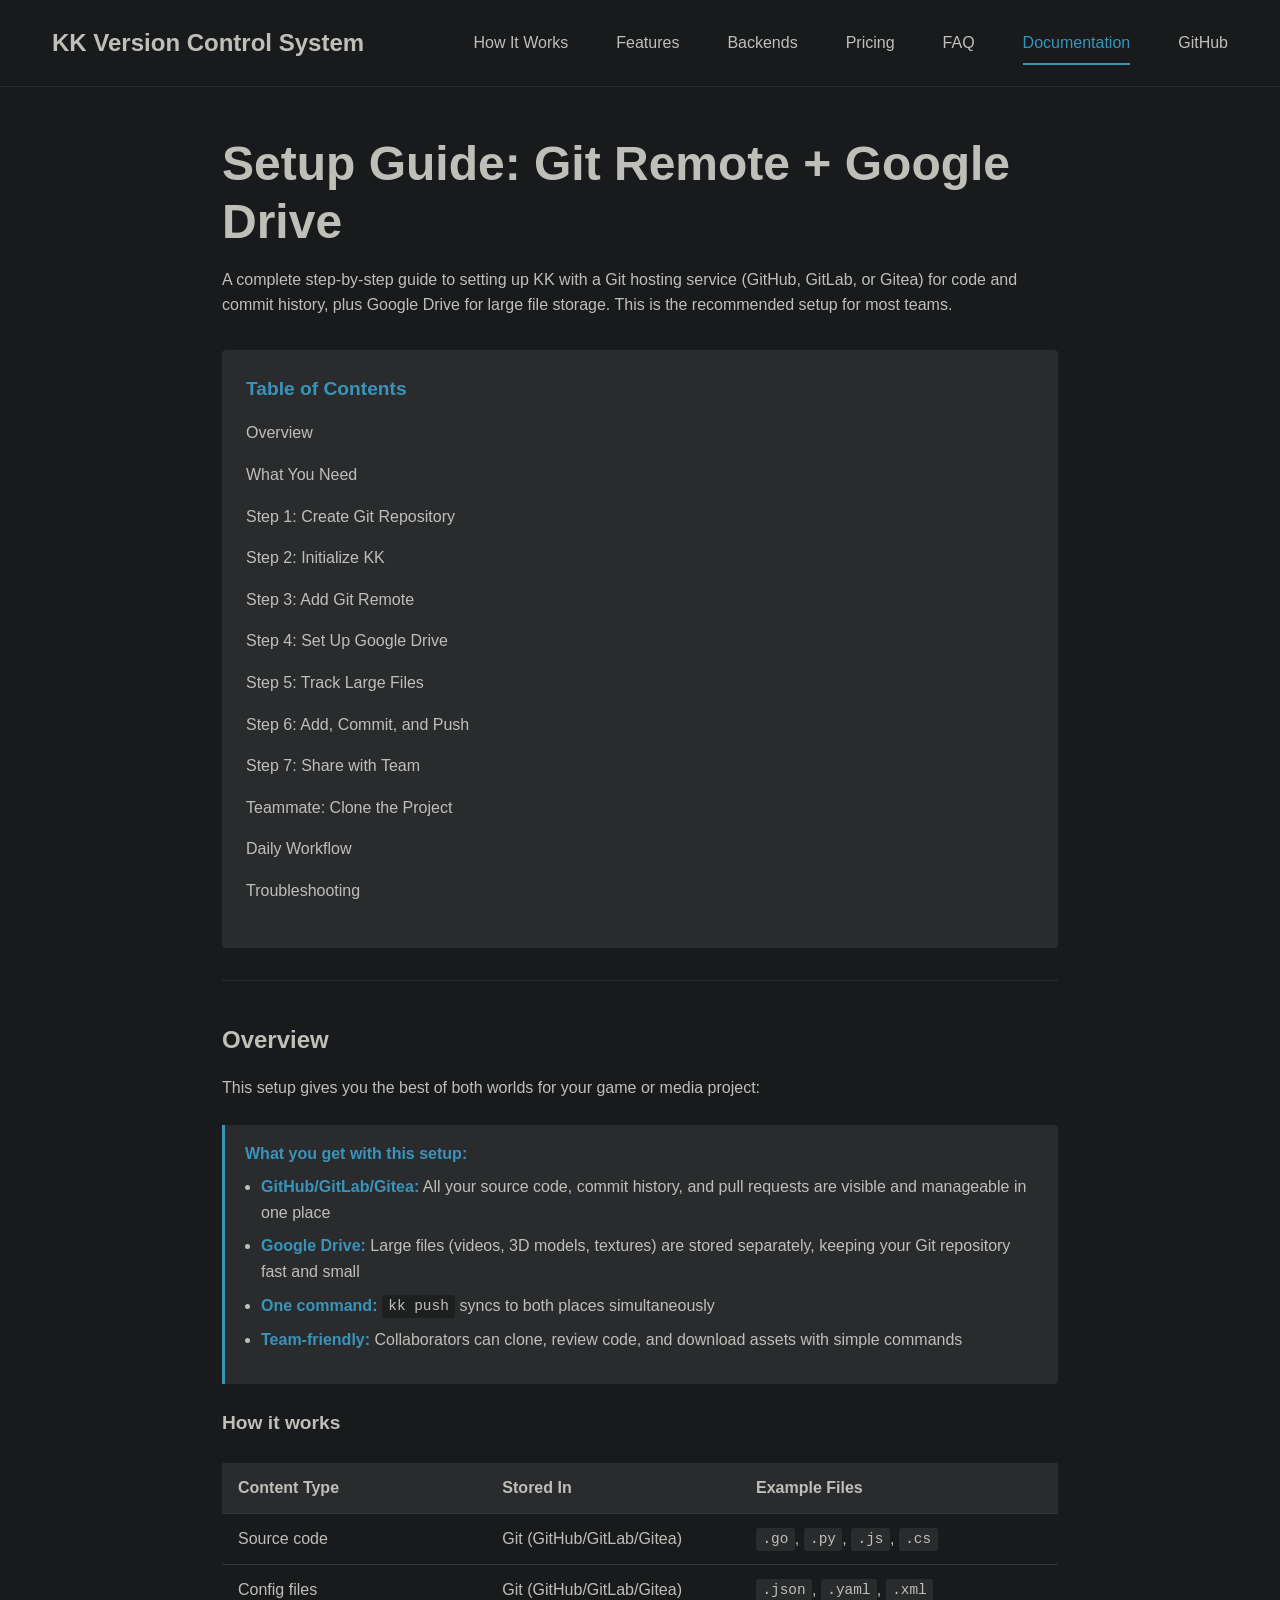
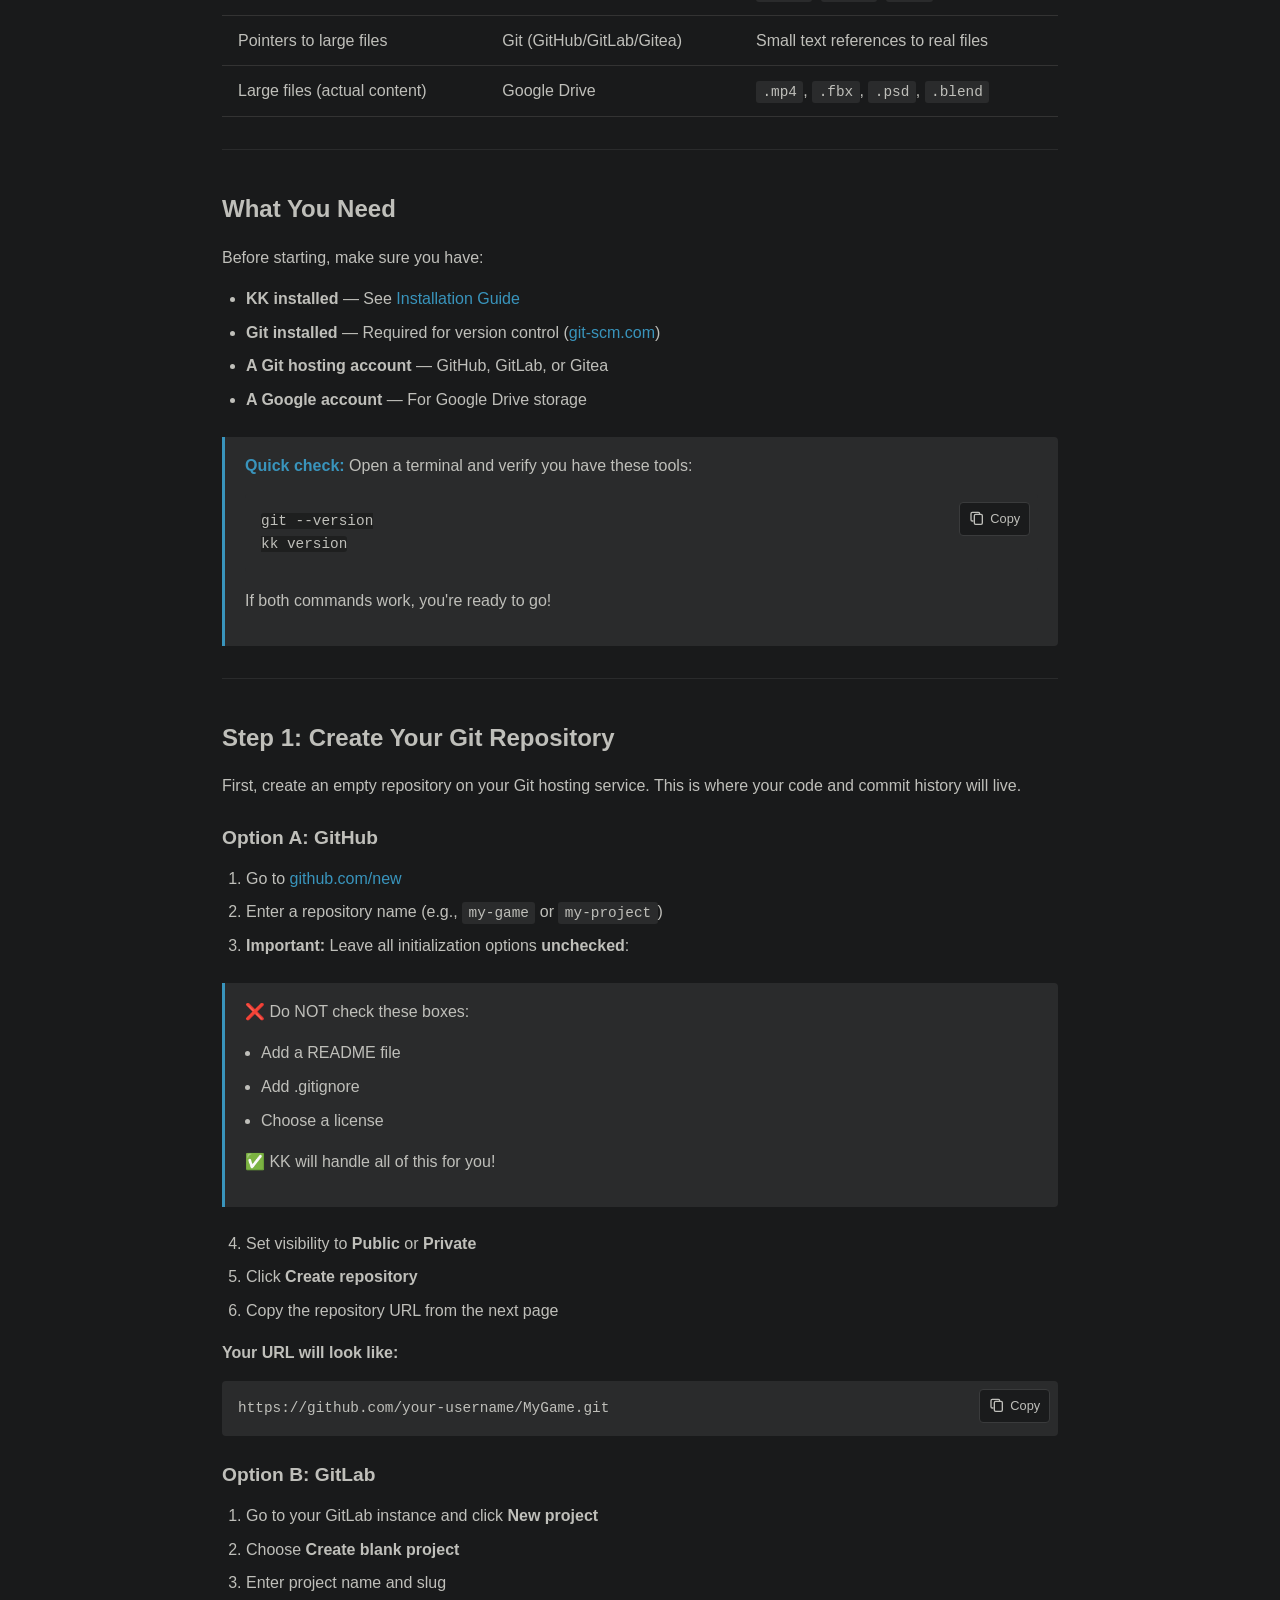
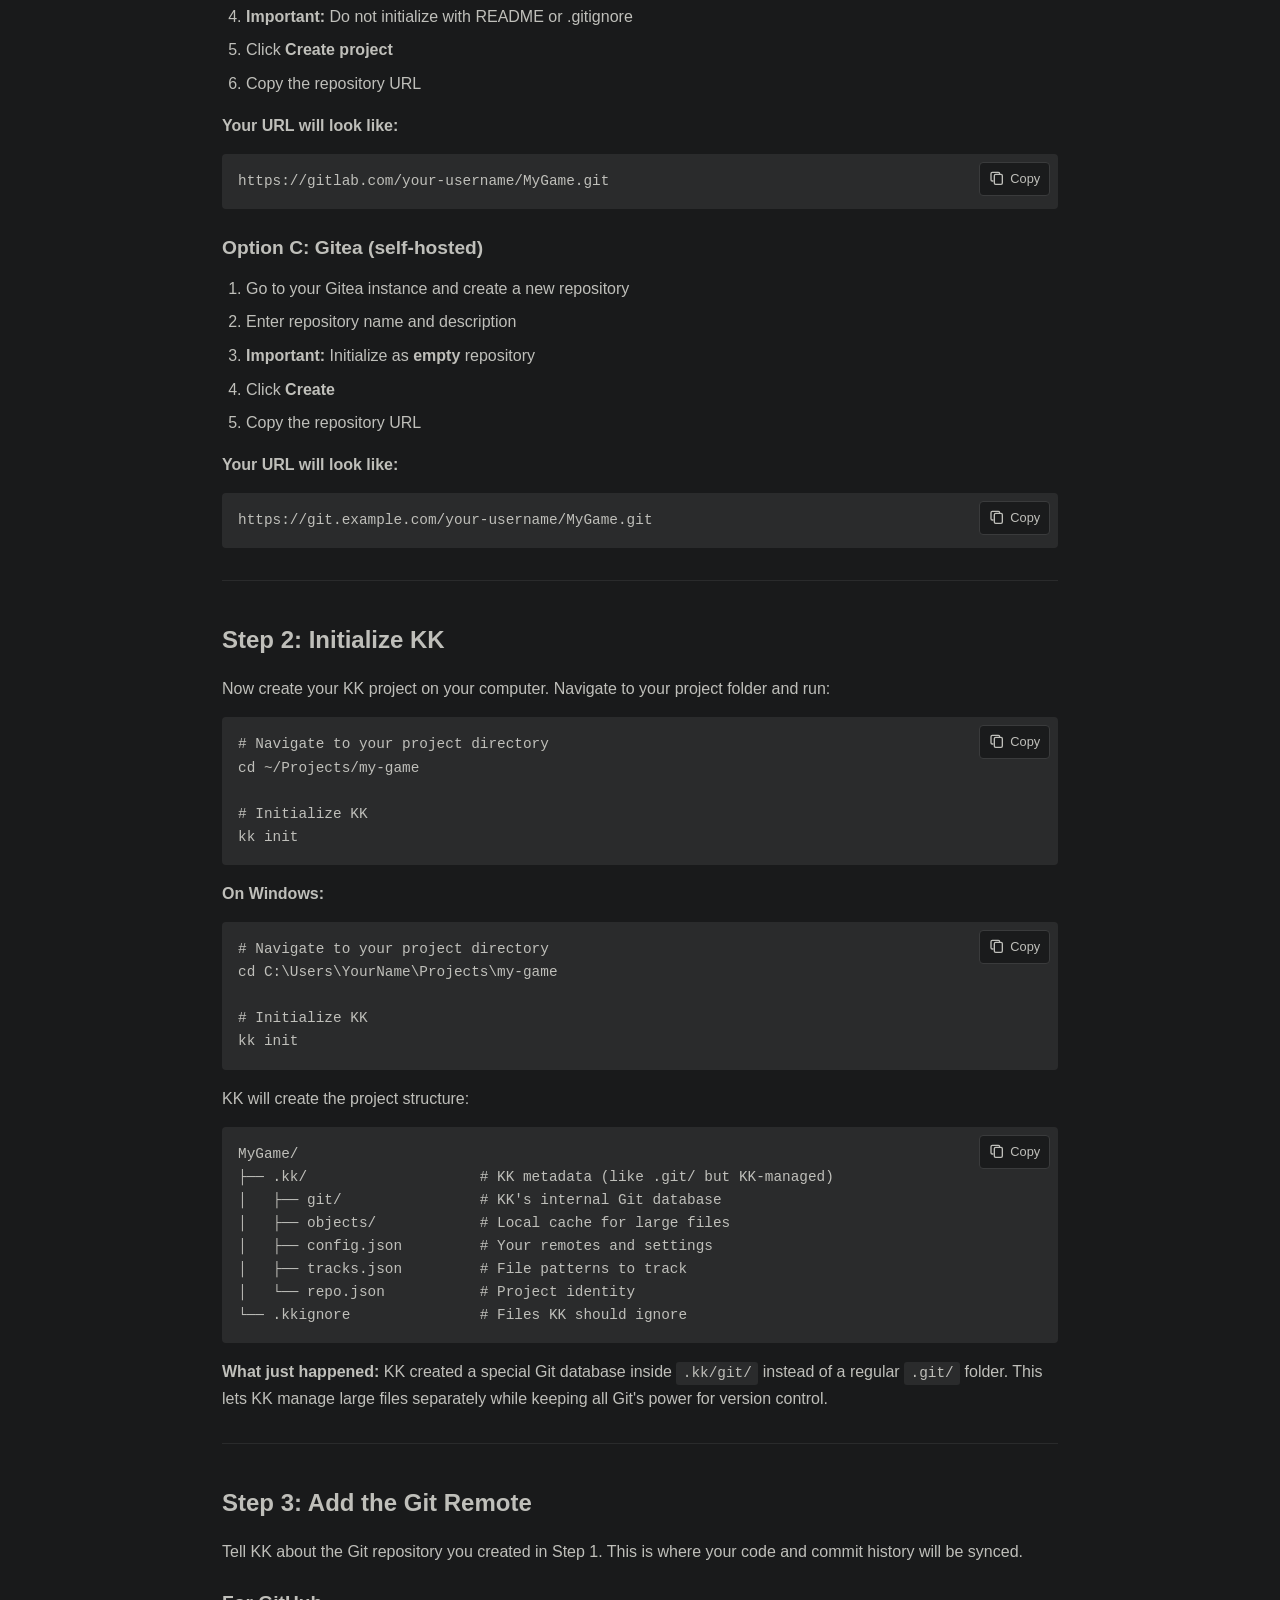
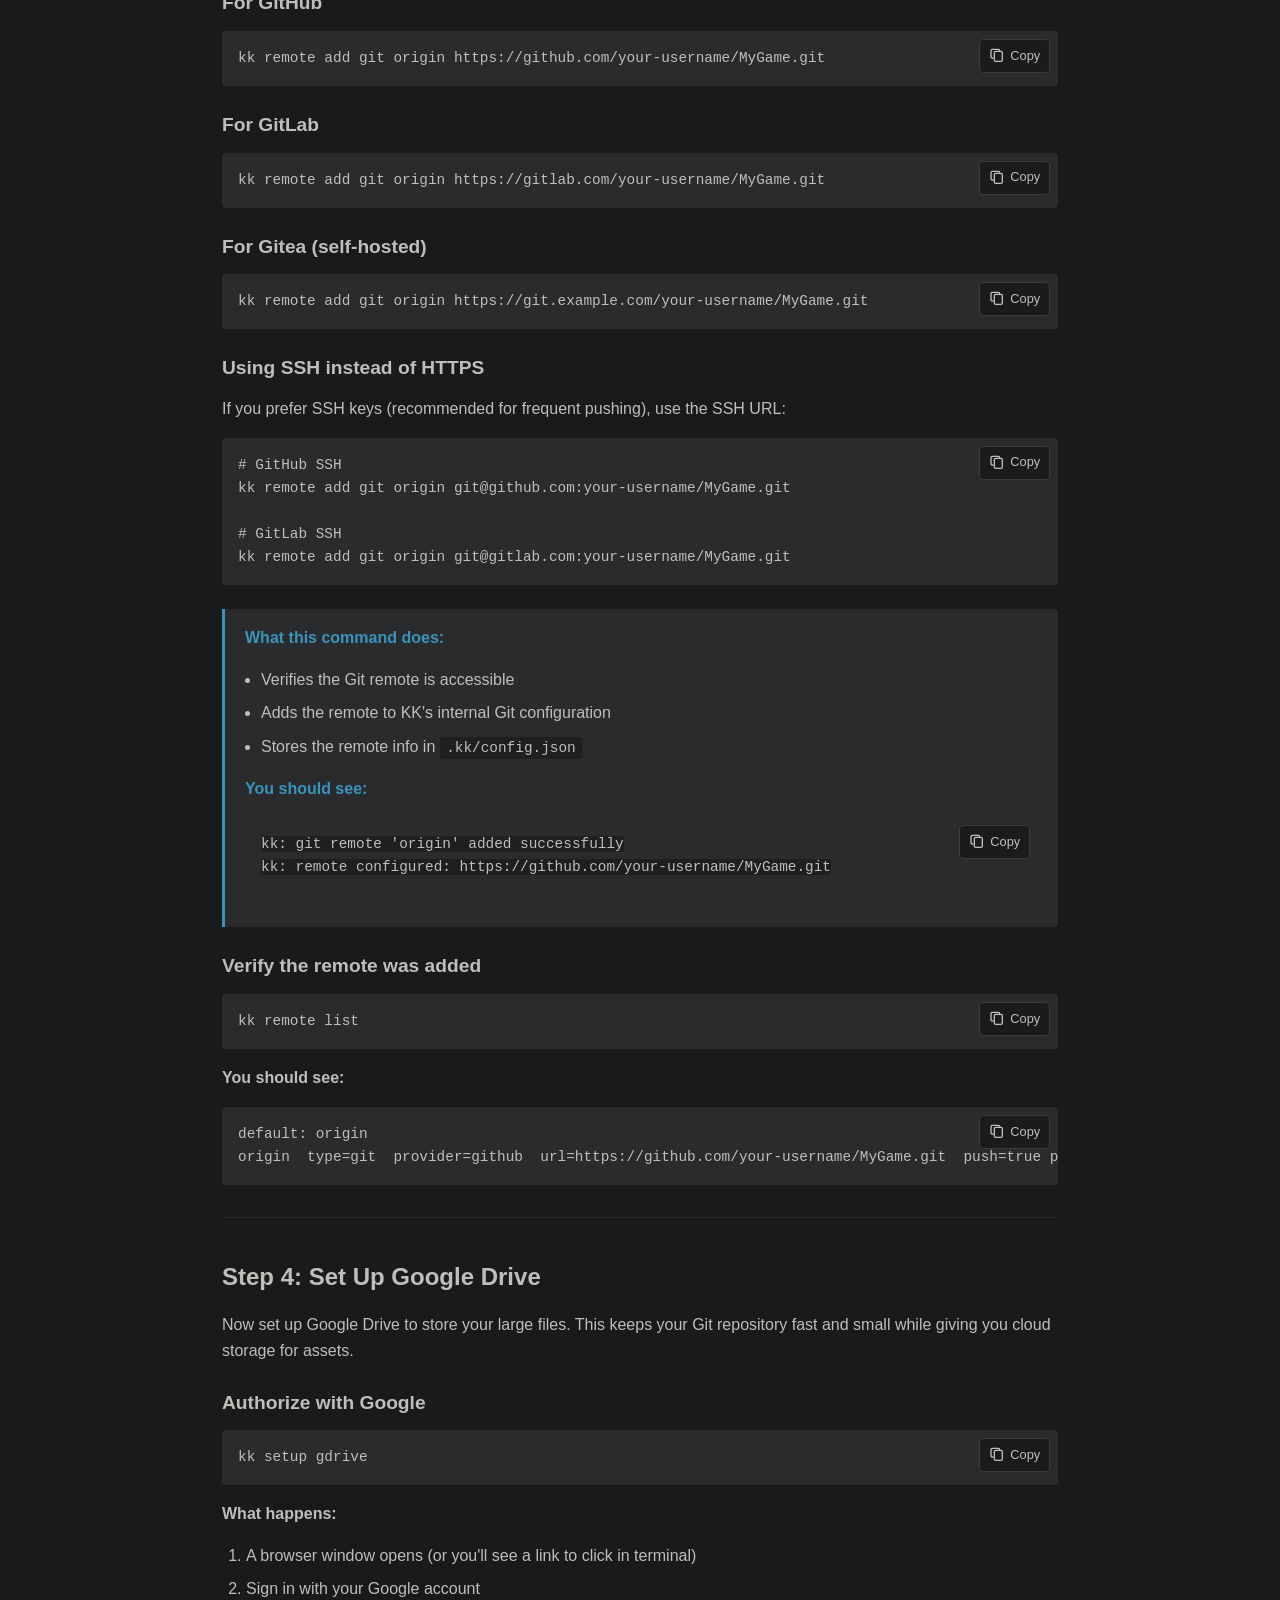
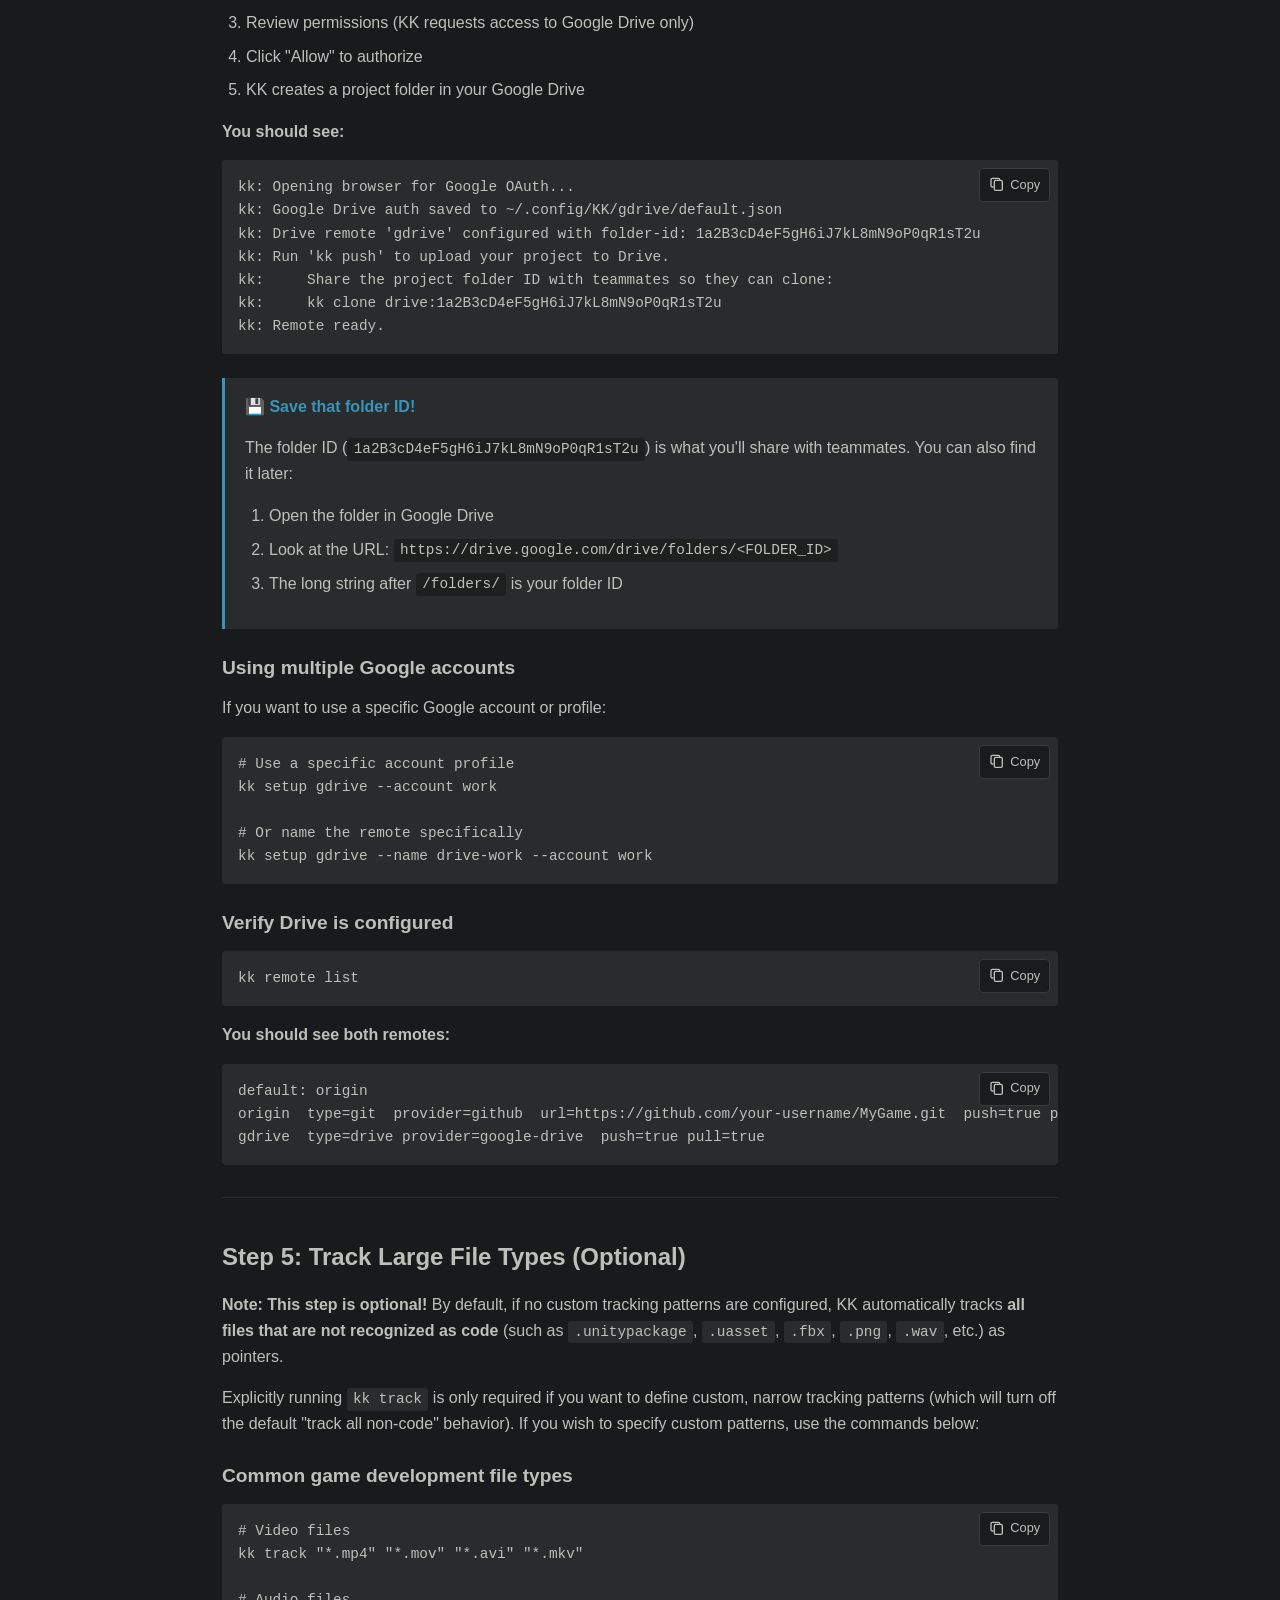
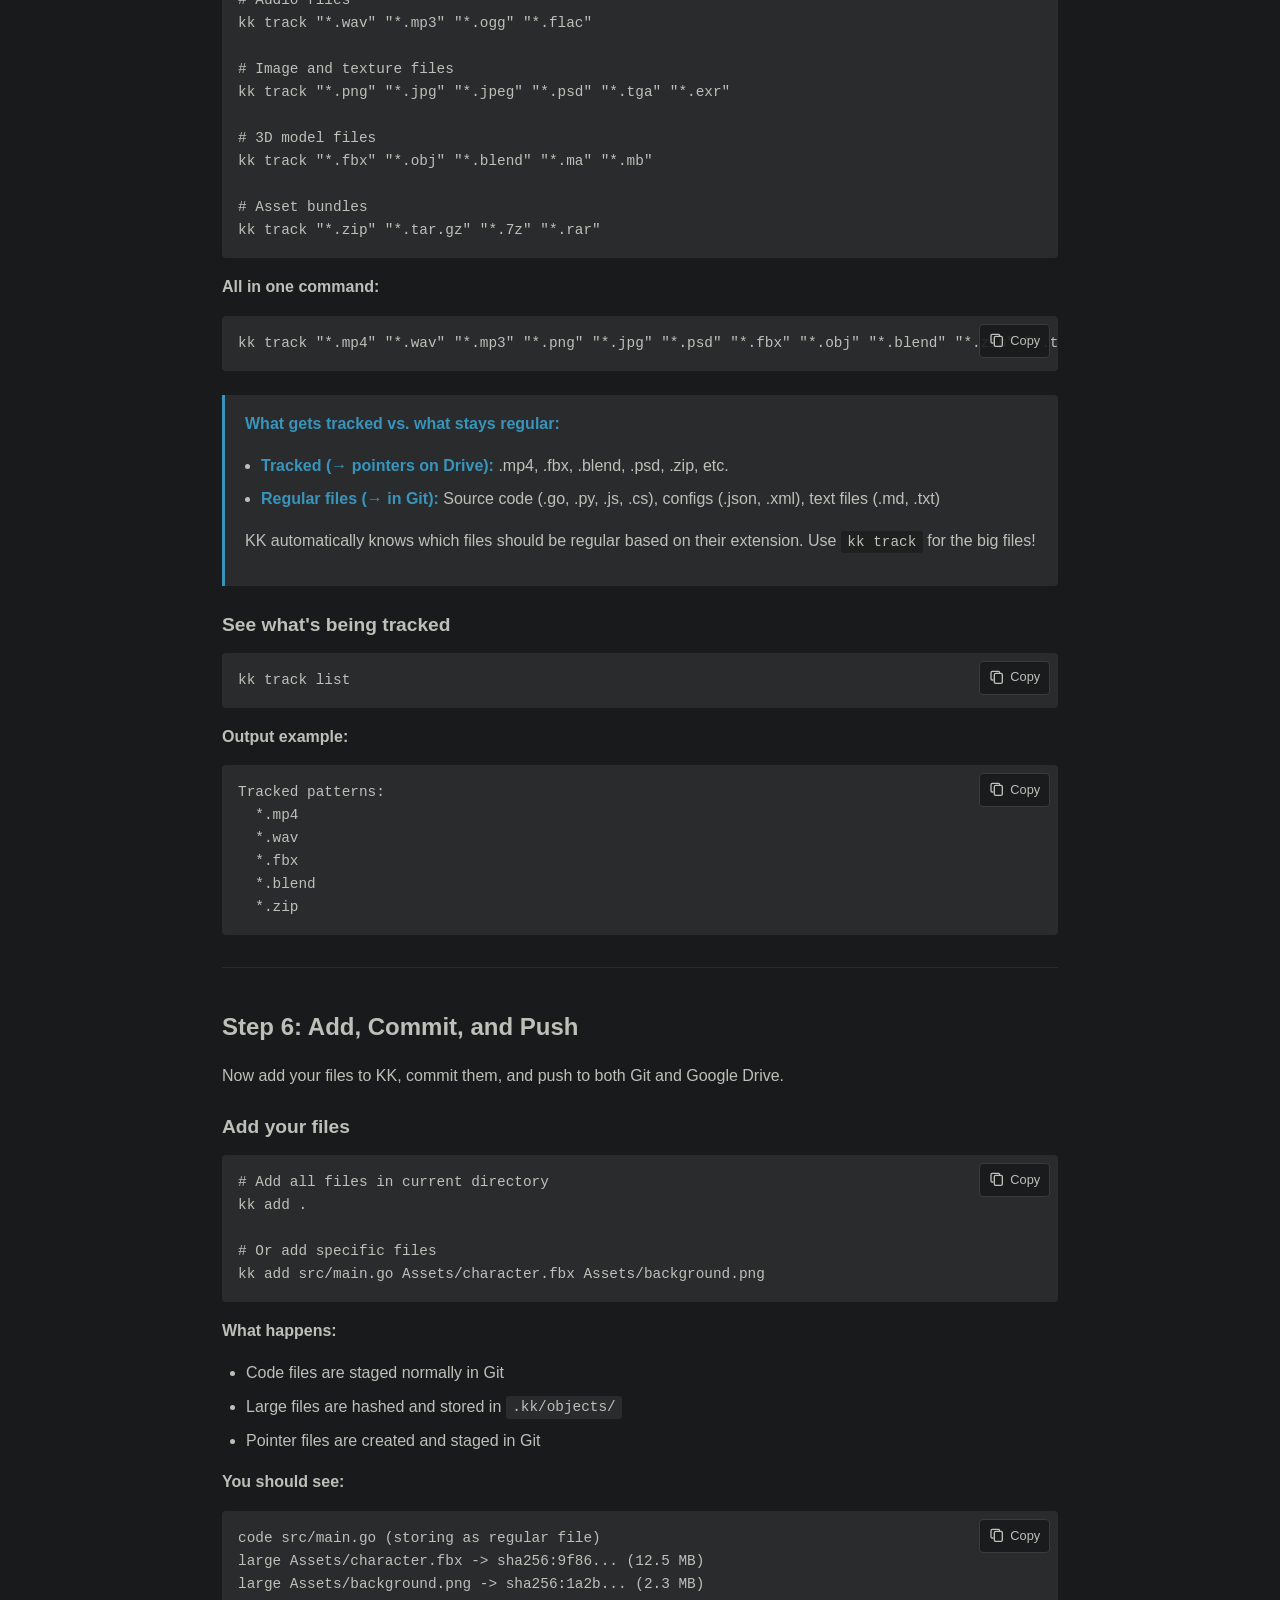
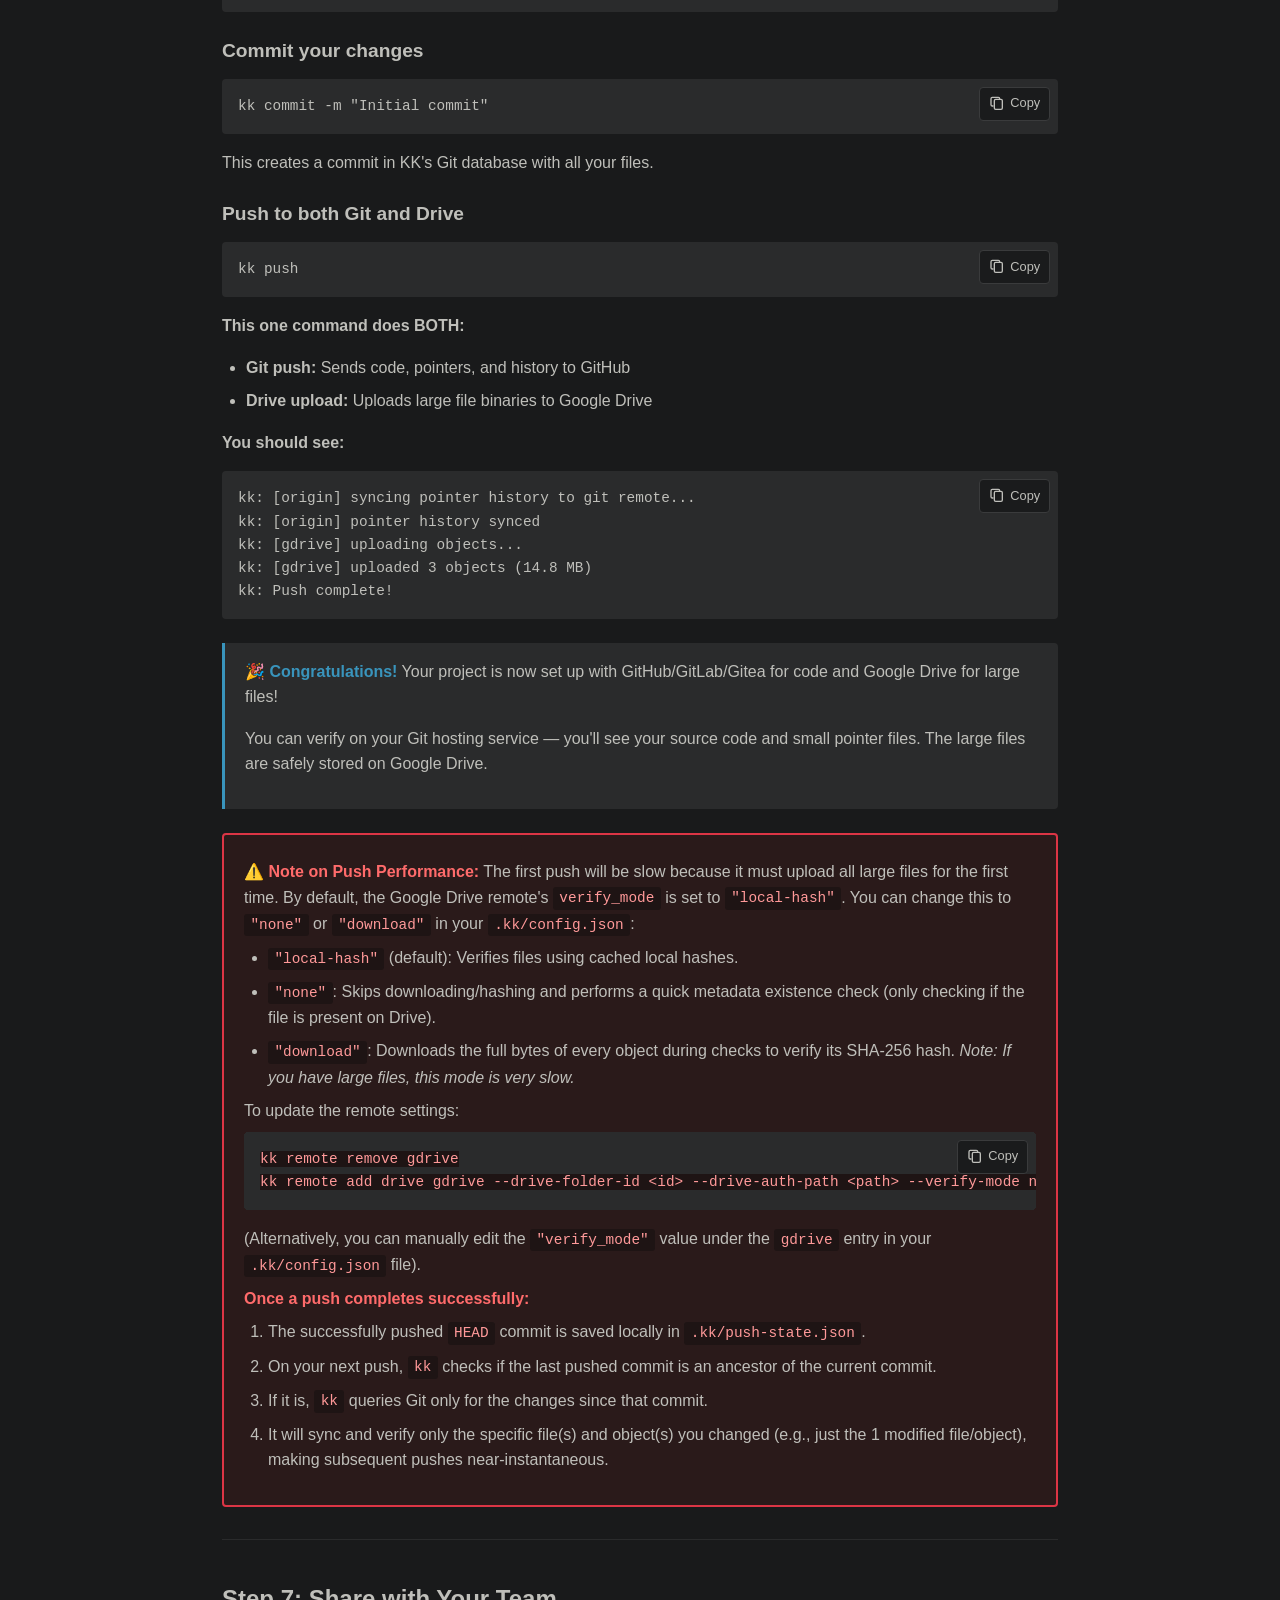
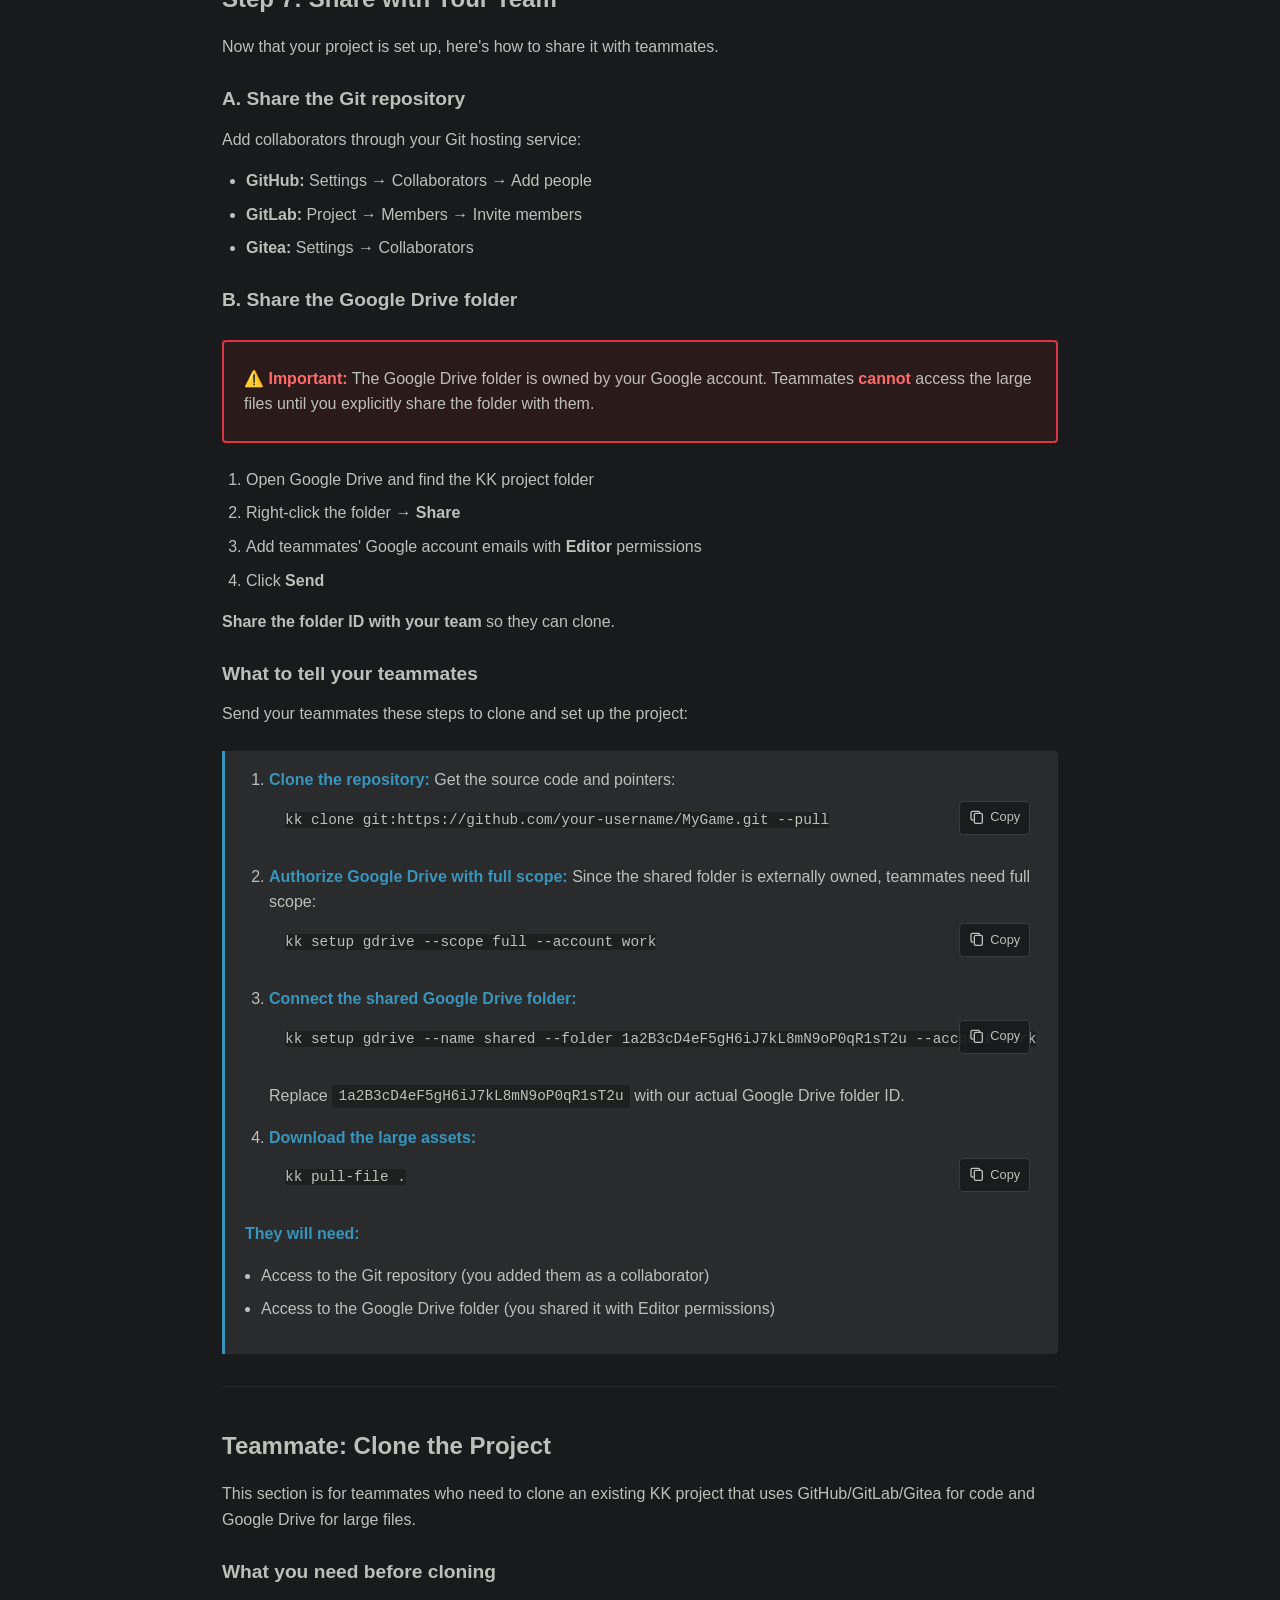
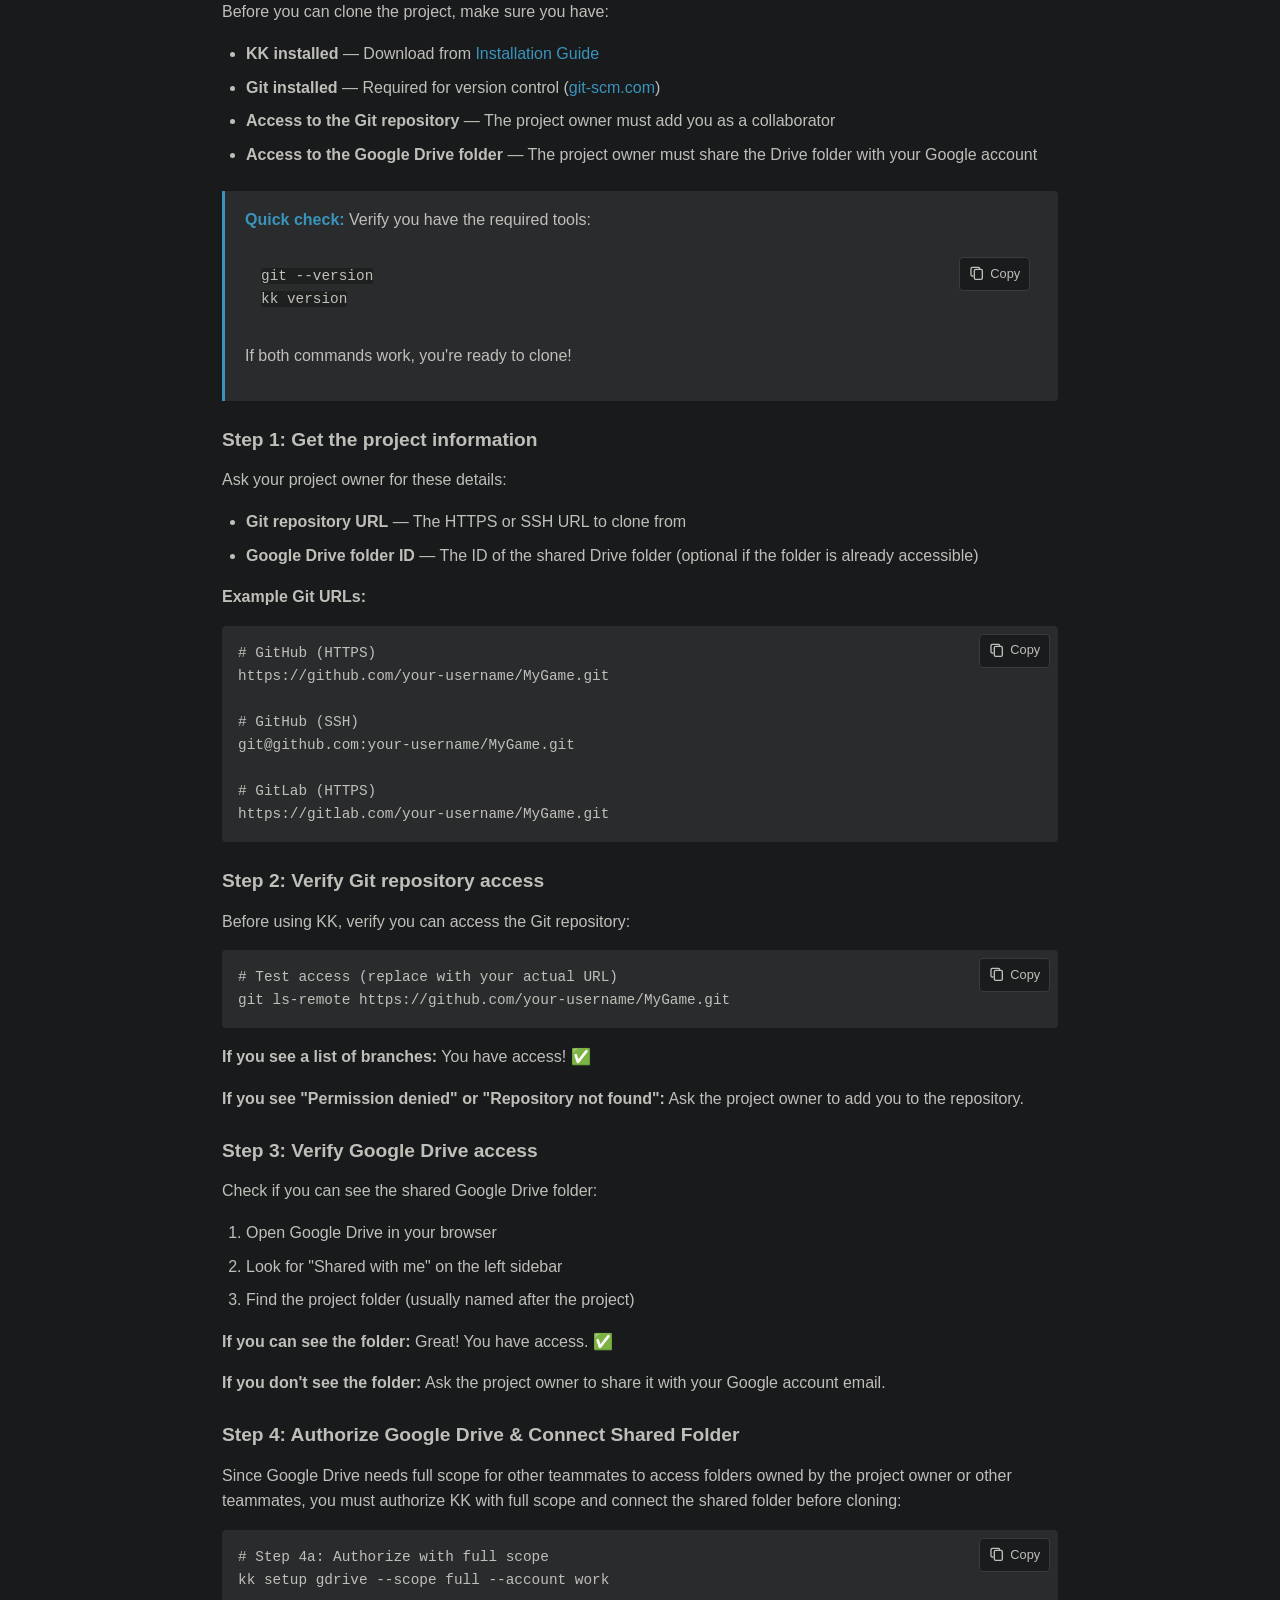
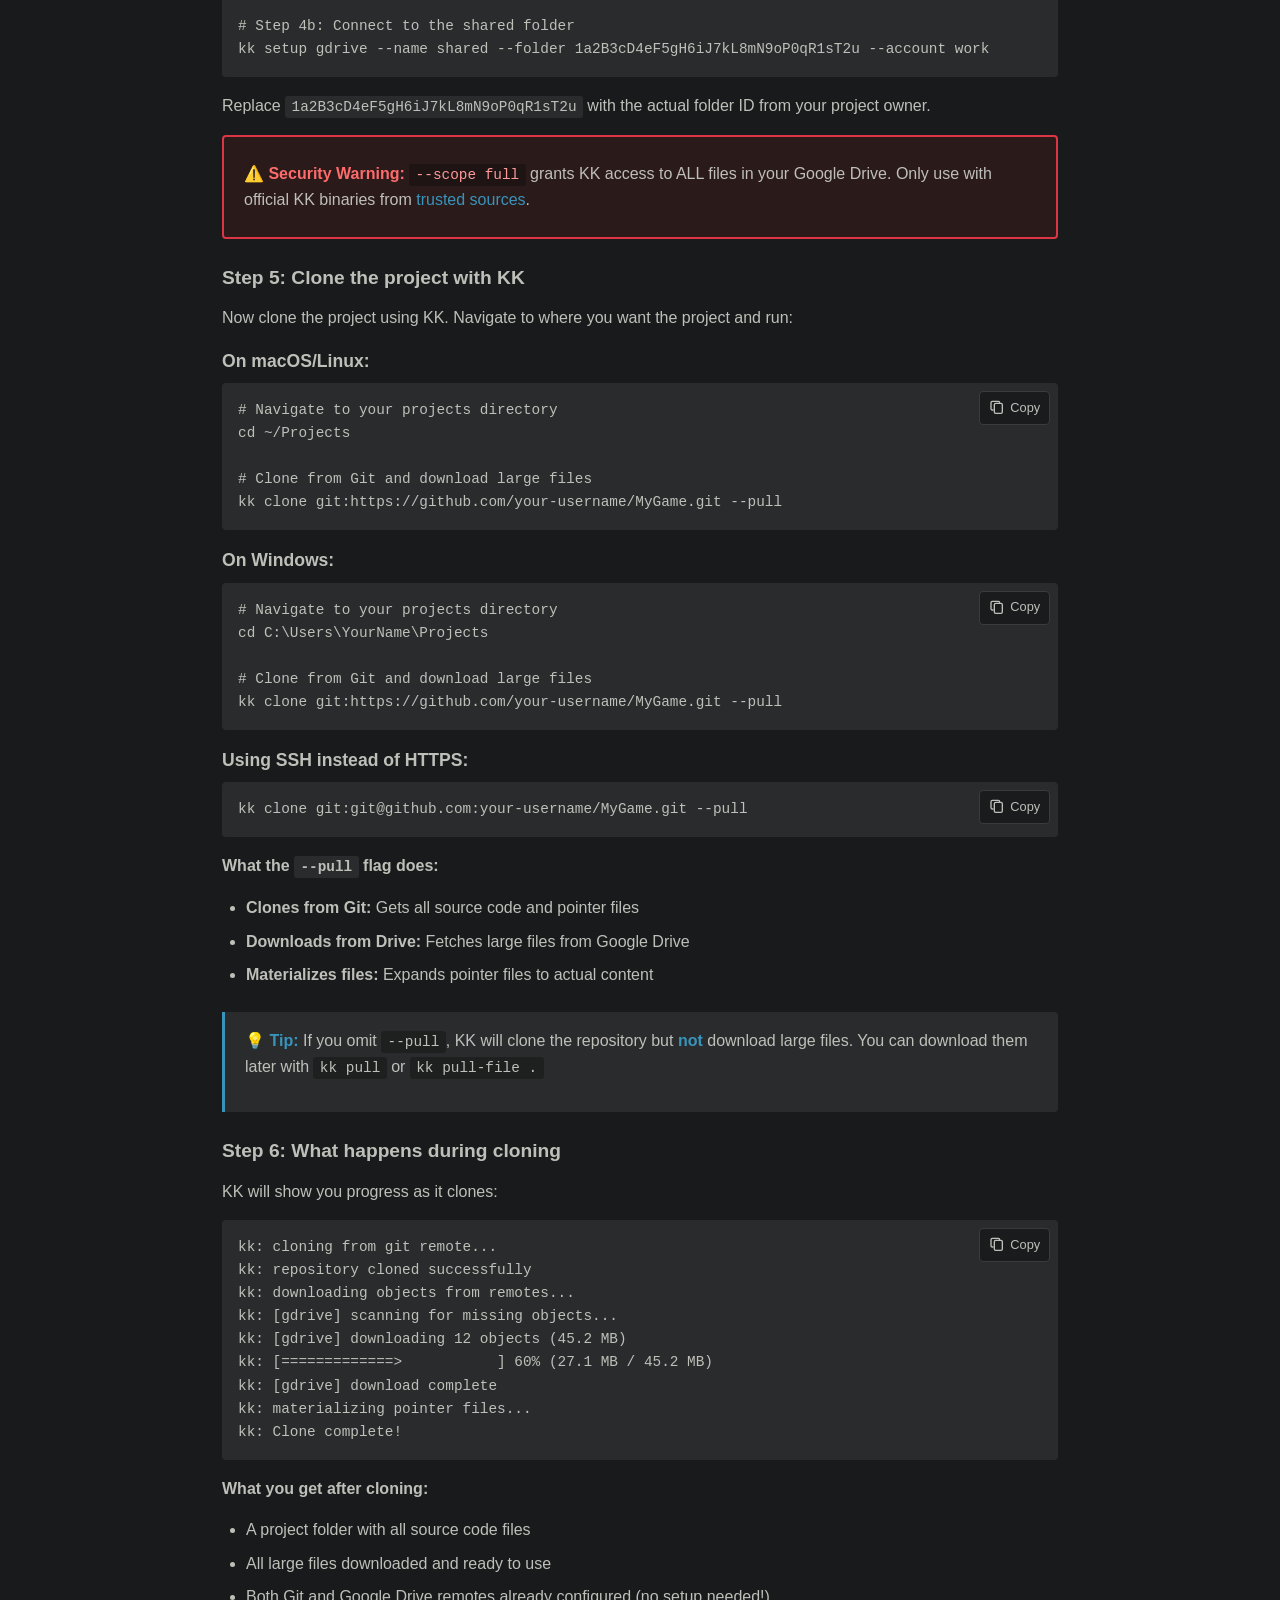
<file: docs/git-plus-gdrive/index.html>
<!doctype html>
<html lang="en">
  <head>
    <meta charset="UTF-8" />
    <meta name="viewport" content="width=device-width, initial-scale=1.0" />
    <meta
      name="description"
      content="Step-by-step guide to set up KK with GitHub/GitLab/Gitea for code and Google Drive for large files. Perfect for teams and individuals."
    />
    <meta name="author" content="Godynheil A. Quisto" />
    <meta name="robots" content="index, follow" />
    <meta name="theme-color" content="#191a1b" />
    <link rel="canonical" href="https://kkvcs.com/docs/git-plus-gdrive/" />
    <link rel="icon" href="/icon/favicon.ico" sizes="any" />
    <link
      rel="icon"
      type="image/png"
      sizes="32x32"
      href="/icon/favicon-32x32.png"
    />
    <link
      rel="icon"
      type="image/png"
      sizes="16x16"
      href="/icon/favicon-16x16.png"
    />
    <link rel="apple-touch-icon" href="/icon/apple-touch-icon.png" />
    <link rel="manifest" href="/icon/site.webmanifest" />
    <link rel="prefetch" href="/docs/installation/" />
    <link rel="prefetch" href="/docs/how-to/" />
    <link rel="prefetch" href="/docs/glossary/" />
    <link rel="prefetch" href="/docs/how-it-works/" />
    <link rel="prefetch" href="/docs/git-remote/" />
    <link rel="prefetch" href="/" />
    <link rel="prefetch" href="/docs/" />
    <link rel="stylesheet" href="/css/core.css" />
    <link rel="stylesheet" href="/css/navigation.css" />
    <meta property="og:type" content="article" />
    <meta
      property="og:title"
      content="Setup Guide: Git Remote + Google Drive | KK Version Control System"
    />
    <meta
      property="og:description"
      content="Learn how to set up KK with GitHub/GitLab/Gitea for code history and Google Drive for large file storage."
    />
    <meta property="og:url" content="https://kkvcs.com/docs/git-plus-gdrive/" />
    <meta
      property="og:image"
      content="https://kkvcs.com/icon/android-chrome-512x512.png"
    />
    <meta property="og:site_name" content="KK Version Control System" />
    <meta name="twitter:card" content="summary" />
    <meta
      name="twitter:title"
      content="Setup Guide: Git Remote + Google Drive | KK Version Control System"
    />
    <meta
      name="twitter:description"
      content="Learn how to set up KK with GitHub/GitLab/Gitea for code history and Google Drive for large file storage."
    />
    <meta
      name="twitter:image"
      content="https://kkvcs.com/icon/android-chrome-512x512.png"
    />
    <title>Setup Guide: Git Remote + Google Drive | KK Version Control System</title>
    <link rel="stylesheet" href="/css/pages/docs-git-plus-gdrive.css" />
    <script src="/js/copy-code.js" defer></script>
    <script src="/js/mobile-nav.js" defer></script>
  </head>
  <body>
    <a href="#main-content" class="skip-link">Skip to main content</a>
    <nav aria-label="Main navigation">
      <div class="container">
        <a href="/" class="logo">KK Version Control System</a>
        <button
          class="nav-toggle"
          aria-expanded="false"
          aria-controls="nav-menu"
          aria-label="Toggle navigation menu">
          <span class="hamburger-icon" aria-hidden="true">
            <span></span>
            <span></span>
            <span></span>
          </span>
          <span class="nav-toggle-text">Menu</span>
        </button>
        <ul id="nav-menu" class="nav-menu">
          <li><a href="/#how-it-works">How It Works</a></li>
          <li><a href="/#features">Features</a></li>
          <li><a href="/#backends">Backends</a></li>
          <li><a href="/#pricing">Pricing</a></li>
          <li><a href="/#faq">FAQ</a></li>
          <li><a href="/docs/" class="active">Documentation</a></li>
          <li>
            <a href="https://github.com/godynheil/kk" rel="noopener noreferrer"
              >GitHub</a
            >
          </li>
        </ul>
      </div>
      <div class="nav-menu-backdrop" aria-hidden="true"></div>
    </nav>

    <main id="main-content">
      <h1>Setup Guide: Git Remote + Google Drive</h1>

      <p>
        A complete step-by-step guide to setting up KK with a Git hosting service
        (GitHub, GitLab, or Gitea) for code and commit history, plus Google Drive
        for large file storage. This is the recommended setup for most teams.
      </p>

      <div class="toc">
        <h3>Table of Contents</h3>
        <ul>
          <li><a href="#overview">Overview</a></li>
          <li><a href="#what-you-need">What You Need</a></li>
          <li><a href="#step-1-create-git-repo">Step 1: Create Git Repository</a></li>
          <li><a href="#step-2-initialize-kk">Step 2: Initialize KK</a></li>
          <li><a href="#step-3-add-git-remote">Step 3: Add Git Remote</a></li>
          <li>
            <a href="#step-4-setup-google-drive">Step 4: Set Up Google Drive</a
            >
          </li>
          <li>
            <a href="#step-5-track-large-files">Step 5: Track Large Files</a>
          </li>
          <li>
            <a href="#step-6-commit-push">Step 6: Add, Commit, and Push</a>
          </li>
          <li><a href="#step-7-share-team">Step 7: Share with Team</a></li>
          <li>
            <a href="#teammate-clone">Teammate: Clone the Project</a>
          </li>
          <li><a href="#daily-workflow">Daily Workflow</a></li>
          <li><a href="#troubleshooting">Troubleshooting</a></li>
        </ul>
      </div>

      <hr id="overview" />

      <h2>Overview</h2>

      <p>
        This setup gives you the best of both worlds for your game or media
        project:
      </p>

      <div class="info-box">
        <strong>What you get with this setup:</strong>
        <ul class="mt-05">
          <li>
            <strong>GitHub/GitLab/Gitea:</strong> All your source code, commit
            history, and pull requests are visible and manageable in one place
          </li>
          <li>
            <strong>Google Drive:</strong> Large files (videos, 3D models, textures)
            are stored separately, keeping your Git repository fast and small
          </li>
          <li>
            <strong>One command:</strong> <code>kk push</code> syncs to both
            places simultaneously
          </li>
          <li>
            <strong>Team-friendly:</strong> Collaborators can clone, review code,
            and download assets with simple commands
          </li>
        </ul>
      </div>

      <h3>How it works</h3>

      <table>
        <thead>
          <tr>
            <th>Content Type</th>
            <th>Stored In</th>
            <th>Example Files</th>
          </tr>
        </thead>
        <tbody>
          <tr>
            <td>Source code</td>
            <td>Git (GitHub/GitLab/Gitea)</td>
            <td><code>.go</code>, <code>.py</code>, <code>.js</code>, <code>.cs</code></td>
          </tr>
          <tr>
            <td>Config files</td>
            <td>Git (GitHub/GitLab/Gitea)</td>
            <td><code>.json</code>, <code>.yaml</code>, <code>.xml</code></td>
          </tr>
          <tr>
            <td>Pointers to large files</td>
            <td>Git (GitHub/GitLab/Gitea)</td>
            <td>Small text references to real files</td>
          </tr>
          <tr>
            <td>Large files (actual content)</td>
            <td>Google Drive</td>
            <td><code>.mp4</code>, <code>.fbx</code>, <code>.psd</code>, <code>.blend</code></td>
          </tr>
        </tbody>
      </table>

      <hr id="what-you-need" />

      <h2>What You Need</h2>

      <p>Before starting, make sure you have:</p>

      <ul>
        <li>
          <strong>KK installed</strong> — See
          <a href="/docs/installation/">Installation Guide</a>
        </li>
        <li>
          <strong>Git installed</strong> — Required for version control
          (<a href="https://git-scm.com/downloads">git-scm.com</a>)
        </li>
        <li>
          <strong>A Git hosting account</strong> — GitHub, GitLab, or Gitea
        </li>
        <li>
          <strong>A Google account</strong> — For Google Drive storage
        </li>
      </ul>

      <div class="info-box">
        <p>
          <strong>Quick check:</strong> Open a terminal and verify you have these
          tools:
        </p>
        <pre><code>git --version
kk version</code></pre>
        <p>
          If both commands work, you're ready to go!
        </p>
      </div>

      <hr id="step-1-create-git-repo" />

      <h2>Step 1: Create Your Git Repository</h2>

      <p>
        First, create an empty repository on your Git hosting service. This is
        where your code and commit history will live.
      </p>

      <h3 id="create-github-repo">Option A: GitHub</h3>

      <ol>
        <li>
          Go to
          <a href="https://github.com/new" rel="noopener noreferrer"
            >github.com/new</a
          >
        </li>
        <li>
          Enter a repository name (e.g., <code>my-game</code> or
          <code>my-project</code>)
        </li>
        <li>
          <strong>Important:</strong> Leave all initialization options
          <strong>unchecked</strong>:
        </li>
      </ol>

      <div class="info-box">
        <p>❌ Do NOT check these boxes:</p>
        <ul>
          <li>Add a README file</li>
          <li>Add .gitignore</li>
          <li>Choose a license</li>
        </ul>
        <p>✅ KK will handle all of this for you!</p>
      </div>

      <ol start="4">
        <li>Set visibility to <strong>Public</strong> or <strong>Private</strong></li>
        <li>Click <strong>Create repository</strong></li>
        <li>Copy the repository URL from the next page</li>
      </ol>

      <p>
        <strong>Your URL will look like:</strong>
      </p>
      <pre><code>https://github.com/your-username/MyGame.git</code></pre>

      <h3 id="create-gitlab-repo">Option B: GitLab</h3>

      <ol>
        <li>
          Go to your GitLab instance and click <strong>New project</strong>
        </li>
        <li>Choose <strong>Create blank project</strong></li>
        <li>Enter project name and slug</li>
        <li>
          <strong>Important:</strong> Do not initialize with README or .gitignore
        </li>
        <li>Click <strong>Create project</strong></li>
        <li>Copy the repository URL</li>
      </ol>

      <p>
        <strong>Your URL will look like:</strong>
      </p>
      <pre><code>https://gitlab.com/your-username/MyGame.git</code></pre>

      <h3 id="create-gitea-repo">Option C: Gitea (self-hosted)</h3>

      <ol>
        <li>
          Go to your Gitea instance and create a new repository
        </li>
        <li>Enter repository name and description</li>
        <li>
          <strong>Important:</strong> Initialize as <strong>empty</strong> repository
        </li>
        <li>Click <strong>Create</strong></li>
        <li>Copy the repository URL</li>
      </ol>

      <p>
        <strong>Your URL will look like:</strong>
      </p>
      <pre><code>https://git.example.com/your-username/MyGame.git</code></pre>

      <hr id="step-2-initialize-kk" />

      <h2>Step 2: Initialize KK</h2>

      <p>
        Now create your KK project on your computer. Navigate to your project
        folder and run:
      </p>

      <pre><code># Navigate to your project directory
cd ~/Projects/my-game

# Initialize KK
kk init</code></pre>

      <p>
        <strong>On Windows:</strong>
      </p>
      <pre><code># Navigate to your project directory
cd C:\Users\YourName\Projects\my-game

# Initialize KK
kk init</code></pre>

      <p>
        KK will create the project structure:
      </p>

      <pre><code>MyGame/
├── .kk/                    # KK metadata (like .git/ but KK-managed)
│   ├── git/                # KK's internal Git database
│   ├── objects/            # Local cache for large files
│   ├── config.json         # Your remotes and settings
│   ├── tracks.json         # File patterns to track
│   └── repo.json           # Project identity
└── .kkignore               # Files KK should ignore</code></pre>

      <p>
        <strong>What just happened:</strong> KK created a special Git database
        inside <code>.kk/git/</code> instead of a regular <code>.git/</code>
        folder. This lets KK manage large files separately while keeping all Git's
        power for version control.
      </p>

      <hr id="step-3-add-git-remote" />

      <h2>Step 3: Add the Git Remote</h2>

      <p>
        Tell KK about the Git repository you created in Step 1. This is where your
        code and commit history will be synced.
      </p>

      <h3>For GitHub</h3>
      <pre><code>kk remote add git origin https://github.com/your-username/MyGame.git</code></pre>

      <h3>For GitLab</h3>
      <pre><code>kk remote add git origin https://gitlab.com/your-username/MyGame.git</code></pre>

      <h3>For Gitea (self-hosted)</h3>
      <pre><code>kk remote add git origin https://git.example.com/your-username/MyGame.git</code></pre>

      <h3>Using SSH instead of HTTPS</h3>

      <p>
        If you prefer SSH keys (recommended for frequent pushing), use the SSH
        URL:
      </p>

      <pre><code># GitHub SSH
kk remote add git origin git@github.com:your-username/MyGame.git

# GitLab SSH
kk remote add git origin git@gitlab.com:your-username/MyGame.git</code></pre>

      <div class="info-box">
        <p>
          <strong>What this command does:</strong>
        </p>
        <ul>
          <li>Verifies the Git remote is accessible</li>
          <li>Adds the remote to KK's internal Git configuration</li>
          <li>Stores the remote info in <code>.kk/config.json</code></li>
        </ul>
        <p>
          <strong>You should see:</strong>
        </p>
        <pre><code>kk: git remote 'origin' added successfully
kk: remote configured: https://github.com/your-username/MyGame.git</code></pre>
      </div>

      <h3>Verify the remote was added</h3>
      <pre><code>kk remote list</code></pre>

      <p>
        <strong>You should see:</strong>
      </p>
      <pre><code>default: origin
origin  type=git  provider=github  url=https://github.com/your-username/MyGame.git  push=true pull=true</code></pre>

      <hr id="step-4-setup-google-drive" />

      <h2>Step 4: Set Up Google Drive</h2>

      <p>
        Now set up Google Drive to store your large files. This keeps your Git
        repository fast and small while giving you cloud storage for assets.
      </p>

      <h3>Authorize with Google</h3>

      <pre><code>kk setup gdrive</code></pre>

      <p>
        <strong>What happens:</strong>
      </p>

      <ol>
        <li>
          A browser window opens (or you'll see a link to click in terminal)
        </li>
        <li>Sign in with your Google account</li>
        <li>Review permissions (KK requests access to Google Drive only)</li>
        <li>Click "Allow" to authorize</li>
        <li>KK creates a project folder in your Google Drive</li>
      </ol>

      <p>
        <strong>You should see:</strong>
      </p>
      <pre><code>kk: Opening browser for Google OAuth...
kk: Google Drive auth saved to ~/.config/KK/gdrive/default.json
kk: Drive remote 'gdrive' configured with folder-id: 1a2B3cD4eF5gH6iJ7kL8mN9oP0qR1sT2u
kk: Run 'kk push' to upload your project to Drive.
kk:     Share the project folder ID with teammates so they can clone:
kk:     kk clone drive:1a2B3cD4eF5gH6iJ7kL8mN9oP0qR1sT2u
kk: Remote ready.</code></pre>

      <div class="info-box">
        <p>
          <strong>💾 Save that folder ID!</strong>
        </p>
        <p>
          The folder ID (<code>1a2B3cD4eF5gH6iJ7kL8mN9oP0qR1sT2u</code>) is what
          you'll share with teammates. You can also find it later:
        </p>
        <ol>
          <li>Open the folder in Google Drive</li>
          <li>Look at the URL: <code>https://drive.google.com/drive/folders/&lt;FOLDER_ID&gt;</code></li>
          <li>The long string after <code>/folders/</code> is your folder ID</li>
        </ol>
      </div>

      <h3>Using multiple Google accounts</h3>

      <p>
        If you want to use a specific Google account or profile:
      </p>

      <pre><code># Use a specific account profile
kk setup gdrive --account work

# Or name the remote specifically
kk setup gdrive --name drive-work --account work</code></pre>

      <h3>Verify Drive is configured</h3>
      <pre><code>kk remote list</code></pre>

      <p>
        <strong>You should see both remotes:</strong>
      </p>
      <pre><code>default: origin
origin  type=git  provider=github  url=https://github.com/your-username/MyGame.git  push=true pull=true
gdrive  type=drive provider=google-drive  push=true pull=true</code></pre>

      <hr id="step-5-track-large-files" />

      <h2>Step 5: Track Large File Types (Optional)</h2>

      <p>
        <strong>Note: This step is optional!</strong> By default, if no custom tracking patterns are configured, KK automatically tracks <strong>all files that are not recognized as code</strong> (such as <code>.unitypackage</code>, <code>.uasset</code>, <code>.fbx</code>, <code>.png</code>, <code>.wav</code>, etc.) as pointers.
      </p>
      <p>
        Explicitly running <code>kk track</code> is only required if you want to define custom, narrow tracking patterns (which will turn off the default "track all non-code" behavior). If you wish to specify custom patterns, use the commands below:
      </p>

      <h3>Common game development file types</h3>

      <pre><code># Video files
kk track "*.mp4" "*.mov" "*.avi" "*.mkv"

# Audio files
kk track "*.wav" "*.mp3" "*.ogg" "*.flac"

# Image and texture files
kk track "*.png" "*.jpg" "*.jpeg" "*.psd" "*.tga" "*.exr"

# 3D model files
kk track "*.fbx" "*.obj" "*.blend" "*.ma" "*.mb"

# Asset bundles
kk track "*.zip" "*.tar.gz" "*.7z" "*.rar"</code></pre>

      <p>
        <strong>All in one command:</strong>
      </p>
      <pre><code>kk track "*.mp4" "*.wav" "*.mp3" "*.png" "*.jpg" "*.psd" "*.fbx" "*.obj" "*.blend" "*.zip" "*.tar.gz"</code></pre>

      <div class="info-box">
        <p>
          <strong>What gets tracked vs. what stays regular:</strong>
        </p>
        <ul>
          <li>
            <strong>Tracked (→ pointers on Drive):</strong> .mp4, .fbx, .blend,
            .psd, .zip, etc.
          </li>
          <li>
            <strong>Regular files (→ in Git):</strong> Source code (.go, .py, .js,
            .cs), configs (.json, .xml), text files (.md, .txt)
          </li>
        </ul>
        <p>
          KK automatically knows which files should be regular based on their
          extension. Use <code>kk track</code> for the big files!
        </p>
      </div>

      <h3>See what's being tracked</h3>
      <pre><code>kk track list</code></pre>

      <p>
        <strong>Output example:</strong>
      </p>
      <pre><code>Tracked patterns:
  *.mp4
  *.wav
  *.fbx
  *.blend
  *.zip</code></pre>

      <hr id="step-6-commit-push" />

      <h2>Step 6: Add, Commit, and Push</h2>

      <p>
        Now add your files to KK, commit them, and push to both Git and Google
        Drive.
      </p>

      <h3>Add your files</h3>

      <pre><code># Add all files in current directory
kk add .

# Or add specific files
kk add src/main.go Assets/character.fbx Assets/background.png</code></pre>

      <p>
        <strong>What happens:</strong>
      </p>
      <ul>
        <li>Code files are staged normally in Git</li>
        <li>Large files are hashed and stored in <code>.kk/objects/</code></li>
        <li>Pointer files are created and staged in Git</li>
      </ul>

      <p>
        <strong>You should see:</strong>
      </p>
      <pre><code>code src/main.go (storing as regular file)
large Assets/character.fbx -> sha256:9f86... (12.5 MB)
large Assets/background.png -> sha256:1a2b... (2.3 MB)</code></pre>

      <h3>Commit your changes</h3>

      <pre><code>kk commit -m "Initial commit"</code></pre>

      <p>
        This creates a commit in KK's Git database with all your files.
      </p>

      <h3>Push to both Git and Drive</h3>

      <pre><code>kk push</code></pre>

      <p>
        <strong>This one command does BOTH:</strong>
      </p>

      <ul>
        <li>
          <strong>Git push:</strong> Sends code, pointers, and history to GitHub
        </li>
        <li>
          <strong>Drive upload:</strong> Uploads large file binaries to Google
          Drive
        </li>
      </ul>

      <p>
        <strong>You should see:</strong>
      </p>
      <pre><code>kk: [origin] syncing pointer history to git remote...
kk: [origin] pointer history synced
kk: [gdrive] uploading objects...
kk: [gdrive] uploaded 3 objects (14.8 MB)
kk: Push complete!</code></pre>

      <div class="info-box">
        <p>
          <strong>🎉 Congratulations!</strong> Your project is now set up with
          GitHub/GitLab/Gitea for code and Google Drive for large files!
        </p>
        <p>
          You can verify on your Git hosting service — you'll see your source code
          and small pointer files. The large files are safely stored on Google
          Drive.
        </p>
      </div>      <div class="warning-box">
        <p>
          <strong>⚠️ Note on Push Performance:</strong> The first push will be slow because it must upload all large files for the first time. By default, the Google Drive remote's <code>verify_mode</code> is set to <code>"local-hash"</code>. You can change this to <code>"none"</code> or <code>"download"</code> in your <code>.kk/config.json</code>:
        </p>
        <ul>
          <li><code>"local-hash"</code> (default): Verifies files using cached local hashes.</li>
          <li><code>"none"</code>: Skips downloading/hashing and performs a quick metadata existence check (only checking if the file is present on Drive).</li>
          <li><code>"download"</code>: Downloads the full bytes of every object during checks to verify its SHA-256 hash. <em>Note: If you have large files, this mode is very slow.</em></li>
        </ul>
        <p>
          To update the remote settings:
        </p>
        <pre><code>kk remote remove gdrive
kk remote add drive gdrive --drive-folder-id &lt;id&gt; --drive-auth-path &lt;path&gt; --verify-mode none</code></pre>
        <p>
          (Alternatively, you can manually edit the <code>"verify_mode"</code> value under the <code>gdrive</code> entry in your <code>.kk/config.json</code> file).
        </p>
        <p class="mt-1">
          <strong>Once a push completes successfully:</strong>
        </p>
        <ol>
          <li>The successfully pushed <code>HEAD</code> commit is saved locally in <code>.kk/push-state.json</code>.</li>
          <li>On your next push, <code>kk</code> checks if the last pushed commit is an ancestor of the current commit.</li>
          <li>If it is, <code>kk</code> queries Git only for the changes since that commit.</li>
          <li>It will sync and verify only the specific file(s) and object(s) you changed (e.g., just the 1 modified file/object), making subsequent pushes near-instantaneous.</li>
        </ol>
      </div>

      <hr id="step-7-share-team" />

      <h2>Step 7: Share with Your Team</h2>

      <p>
        Now that your project is set up, here's how to share it with teammates.
      </p>

      <h3>A. Share the Git repository</h3>

      <p>
        Add collaborators through your Git hosting service:
      </p>

      <ul>
        <li>
          <strong>GitHub:</strong> Settings → Collaborators → Add people
        </li>
        <li>
          <strong>GitLab:</strong> Project → Members → Invite members
        </li>
        <li>
          <strong>Gitea:</strong> Settings → Collaborators
        </li>
      </ul>

      <h3>B. Share the Google Drive folder</h3>

      <div class="warning-box">
        <p>
          <strong>⚠️ Important:</strong> The Google Drive folder is owned by your
          Google account. Teammates <strong>cannot</strong> access the large files
          until you explicitly share the folder with them.
        </p>
      </div>

      <ol>
        <li>Open Google Drive and find the KK project folder</li>
        <li>Right-click the folder → <strong>Share</strong></li>
        <li>
          Add teammates' Google account emails with <strong>Editor</strong>
          permissions
        </li>
        <li>Click <strong>Send</strong></li>
      </ol>

      <p>
        <strong>Share the folder ID with your team</strong> so they can clone.
      </p>

      <h3>What to tell your teammates</h3>

      <p>
        Send your teammates these steps to clone and set up the project:
      </p>

      <div class="info-box">
        <ol>
          <li class="mb-05">
            <strong>Clone the repository:</strong> Get the source code and pointers:
            <pre><code>kk clone git:https://github.com/your-username/MyGame.git --pull</code></pre>
          </li>
          <li class="mb-05">
            <strong>Authorize Google Drive with full scope:</strong> Since the shared folder is externally owned, teammates need full scope:
            <pre><code>kk setup gdrive --scope full --account work</code></pre>
          </li>
          <li class="mb-05">
            <strong>Connect the shared Google Drive folder:</strong>
            <pre><code>kk setup gdrive --name shared --folder 1a2B3cD4eF5gH6iJ7kL8mN9oP0qR1sT2u --account work</code></pre>
            <p class="mt-05">
              Replace <code>1a2B3cD4eF5gH6iJ7kL8mN9oP0qR1sT2u</code> with our actual Google Drive folder ID.
            </p>
          </li>
          <li>
            <strong>Download the large assets:</strong>
            <pre><code>kk pull-file .</code></pre>
          </li>
        </ol>

        <p class="mt-05">
          <strong>They will need:</strong>
        </p>
        <ul>
          <li>Access to the Git repository (you added them as a collaborator)</li>
          <li>Access to the Google Drive folder (you shared it with Editor permissions)</li>
        </ul>
      </div>

      <hr id="teammate-clone" />

      <h2>Teammate: Clone the Project</h2>

      <p>
        This section is for teammates who need to clone an existing KK project that
        uses GitHub/GitLab/Gitea for code and Google Drive for large files.
      </p>

      <h3>What you need before cloning</h3>

      <p>
        Before you can clone the project, make sure you have:
      </p>

      <ul>
        <li>
          <strong>KK installed</strong> — Download from
          <a href="/docs/installation/">Installation Guide</a>
        </li>
        <li>
          <strong>Git installed</strong> — Required for version control
          (<a href="https://git-scm.com/downloads">git-scm.com</a>)
        </li>
        <li>
          <strong>Access to the Git repository</strong> — The project owner must
          add you as a collaborator
        </li>
        <li>
          <strong>Access to the Google Drive folder</strong> — The project owner
          must share the Drive folder with your Google account
        </li>
      </ul>

      <div class="info-box">
        <p>
          <strong>Quick check:</strong> Verify you have the required tools:
        </p>
        <pre><code>git --version
kk version</code></pre>
        <p>
          If both commands work, you're ready to clone!
        </p>
      </div>

      <h3>Step 1: Get the project information</h3>

      <p>
        Ask your project owner for these details:
      </p>

      <ul>
        <li>
          <strong>Git repository URL</strong> — The HTTPS or SSH URL to clone from
        </li>
        <li>
          <strong>Google Drive folder ID</strong> — The ID of the shared Drive
          folder (optional if the folder is already accessible)
        </li>
      </ul>

      <p>
        <strong>Example Git URLs:</strong>
      </p>
      <pre><code># GitHub (HTTPS)
https://github.com/your-username/MyGame.git

# GitHub (SSH)
git@github.com:your-username/MyGame.git

# GitLab (HTTPS)
https://gitlab.com/your-username/MyGame.git</code></pre>

      <h3>Step 2: Verify Git repository access</h3>

      <p>
        Before using KK, verify you can access the Git repository:
      </p>

      <pre><code># Test access (replace with your actual URL)
git ls-remote https://github.com/your-username/MyGame.git</code></pre>

      <p>
        <strong>If you see a list of branches:</strong> You have access! ✅
      </p>
      <p>
        <strong>If you see "Permission denied" or "Repository not found":</strong>
        Ask the project owner to add you to the repository.
      </p>

      <h3>Step 3: Verify Google Drive access</h3>

      <p>
        Check if you can see the shared Google Drive folder:
      </p>

      <ol>
        <li>Open Google Drive in your browser</li>
        <li>Look for "Shared with me" on the left sidebar</li>
        <li>Find the project folder (usually named after the project)</li>
      </ol>

      <p>
        <strong>If you can see the folder:</strong> Great! You have access. ✅
      </p>
      <p>
        <strong>If you don't see the folder:</strong> Ask the project owner to
        share it with your Google account email.
      </p>

      <h3>Step 4: Authorize Google Drive &amp; Connect Shared Folder</h3>

      <p>
        Since Google Drive needs full scope for other teammates to access folders owned by the project owner
        or other teammates, you must authorize KK with full scope and connect the shared folder before cloning:
      </p>

      <pre><code># Step 4a: Authorize with full scope
kk setup gdrive --scope full --account work

# Step 4b: Connect to the shared folder
kk setup gdrive --name shared --folder 1a2B3cD4eF5gH6iJ7kL8mN9oP0qR1sT2u --account work</code></pre>

      <p class="mt-05">
        Replace <code>1a2B3cD4eF5gH6iJ7kL8mN9oP0qR1sT2u</code> with the actual
        folder ID from your project owner.
      </p>

      <div class="warning-box font-small mt-05">
        <p>
          <strong>⚠️ Security Warning:</strong> <code>--scope full</code> grants KK
          access to ALL files in your Google Drive. Only use with official KK
          binaries from <a href="https://github.com/godynheil/kk">trusted sources</a>.
        </p>
      </div>

      <h3>Step 5: Clone the project with KK</h3>

      <p>
        Now clone the project using KK. Navigate to where you want the project and
        run:
      </p>

      <h4>On macOS/Linux:</h4>
      <pre><code># Navigate to your projects directory
cd ~/Projects

# Clone from Git and download large files
kk clone git:https://github.com/your-username/MyGame.git --pull</code></pre>

      <h4>On Windows:</h4>
      <pre><code># Navigate to your projects directory
cd C:\Users\YourName\Projects

# Clone from Git and download large files
kk clone git:https://github.com/your-username/MyGame.git --pull</code></pre>

      <h4>Using SSH instead of HTTPS:</h4>
      <pre><code>kk clone git:git@github.com:your-username/MyGame.git --pull</code></pre>

      <p>
        <strong>What the <code>--pull</code> flag does:</strong>
      </p>
      <ul>
        <li>
          <strong>Clones from Git:</strong> Gets all source code and pointer files
        </li>
        <li>
          <strong>Downloads from Drive:</strong> Fetches large files from Google
          Drive
        </li>
        <li>
          <strong>Materializes files:</strong> Expands pointer files to actual
          content
        </li>
      </ul>

      <div class="info-box">
        <p>
          <strong>💡 Tip:</strong> If you omit <code>--pull</code>, KK will clone
          the repository but <strong>not</strong> download large files. You can
          download them later with <code>kk pull</code> or <code>kk pull-file .</code>
        </p>
      </div>

      <h3>Step 6: What happens during cloning</h3>

      <p>
        KK will show you progress as it clones:
      </p>

      <pre><code>kk: cloning from git remote...
kk: repository cloned successfully
kk: downloading objects from remotes...
kk: [gdrive] scanning for missing objects...
kk: [gdrive] downloading 12 objects (45.2 MB)
kk: [=============>           ] 60% (27.1 MB / 45.2 MB)
kk: [gdrive] download complete
kk: materializing pointer files...
kk: Clone complete!</code></pre>

      <p>
        <strong>What you get after cloning:</strong>
      </p>
      <ul>
        <li>A project folder with all source code files</li>
        <li>All large files downloaded and ready to use</li>
        <li>
          Both Git and Google Drive remotes already configured (no setup needed!)
        </li>
      </ul>

      <h3>Step 7: Enter the project and verify</h3>

      <pre><code># Navigate into the project
cd MyGame
 
# Check the status
kk status

# List configured remotes
kk remote list</code></pre>

      <p>
        <strong>You should see:</strong>
      </p>
      <pre><code>On branch main
Your branch is up to date with 'origin/main'.

default: origin
origin  type=git  provider=github  url=https://github.com/your-username/MyGame.git
gdrive  type=drive provider=google-drive</code></pre>

      <h3>Step 8: Start working!</h3>

      <p>
        Now you can start working on the project:
      </p>

      <pre><code># Make changes to files...

# Add your changes
kk add .

# Commit your changes
kk commit -m "Add new feature"

# Push to both Git and Drive
kk push</code></pre>

      <hr />

      <h3>Troubleshooting Clone Issues</h3>

      <h4>Issue: "Permission denied" or "Repository not found"</h4>

      <div class="info-box">
        <p><strong>Cause:</strong> You don't have access to the Git repository.</p>
        <p><strong>Solution:</strong></p>
        <ol>
          <li>Ask the project owner to add you as a collaborator</li>
          <li>Verify you're using the correct Git account</li>
          <li>
            For GitHub: Check your Settings → Collaborators to confirm you're
            listed
          </li>
        </ol>
      </div>

      <h4>Issue: "Google Drive folder not found" or "Permission denied"</h4>

      <div class="info-box">
        <p>
          <strong>Cause:</strong> The Google Drive folder isn't shared with your
          account, or you're using the wrong Google account.
        </p>
        <p><strong>Solution:</strong></p>
        <ol>
          <li>Check Google Drive → "Shared with me" for the folder</li>
          <li>Ask the project owner to share the folder with your email</li>
          <li>Make sure you're signed in with the correct Google account</li>
          <li>
            For externally shared folders, run these two commands:
          </li>
        </ol>
        <pre><code># Step 1: Authorize with full scope
kk setup gdrive --scope full --account work

# Step 2: Connect to the shared folder
kk setup gdrive --name shared --folder 1a2B3cD4eF5gH6iJ7kL8mN9oP0qR1sT2u --account work</code></pre>
        <p class="mt-05">
          Replace <code>1a2B3cD4eF5gH6iJ7kL8mN9oP0qR1sT2u</code> with the actual
          folder ID from your project owner.
        </p>
      </div>

      <div class="warning-box">
        <p>
          <strong>⚠️ Security Warning:</strong> <code>--scope full</code> grants KK
          access to ALL files in your Google Drive. Only use with official KK
          binaries from
          <a href="https://github.com/godynheil/kk">trusted sources</a>.
        </p>
      </div>

      <h4>Issue: Clone succeeded but large files are missing</h4>

      <div class="info-box">
        <p><strong>Cause:</strong> Large files weren't downloaded during clone.</p>
        <p><strong>Solution:</strong></p>
        <pre><code># Navigate to project
cd MyGame

# Download all large files
kk pull-file .</code></pre>
        <p>
          This downloads and materializes all pointer files in the current
          directory and subdirectories.
        </p>
      </div>

      <h4>Issue: "git remote not found" error</h4>

      <div class="info-box">
        <p><strong>Cause:</strong> Git credentials aren't configured.</p>
        <p><strong>Solution:</strong></p>
        <ul>
          <li>
            For HTTPS: Set up a Personal Access Token (recommended) or configure
            Git credentials
          </li>
          <li>
            For SSH: Make sure your SSH key is added to your Git account
          </li>
        </ul>
        <pre><code># Configure Git credentials (HTTPS)
git config --global credential.helper store

# Then clone again — you'll be prompted for credentials</code></pre>
      </div>

      <h4>Issue: Clone command not found</h4>

      <div class="info-box">
        <p><strong>Cause:</strong> KK isn't installed or not on your PATH.</p>
        <p><strong>Solution:</strong></p>
        <ul>
          <li>
            Follow the
            <a href="/docs/installation/">Installation Guide</a>
            to install KK
          </li>
          <li>Make sure KK is on your system PATH</li>
          <li>
            On Windows, try using the full path to kk.exe if it's not on PATH
          </li>
        </ul>
      </div>


      <hr id="daily-workflow" />

      <h2>Daily Workflow</h2>

      <p>
        After initial setup, your daily workflow is simple:
      </p>

      <h3>Making changes</h3>

      <pre><code># Make changes to your files...

# Add new or changed files
kk add .

# Commit changes
kk commit -m "Add new character model"

# Push to both Git and Drive
kk push</code></pre>

      <h3>Pulling updates from teammates</h3>

      <pre><code># Pull latest code and pointers from Git
kk pull

# Download any new large files
kk pull-file .</code></pre>

      <h3>Creating branches</h3>

      <pre><code># Create a new branch
kk branch feature/new-enemy

# Make changes...
kk add Assets/enemy.fbx
kk commit -m "Add enemy model"

# Push branch to Git
kk push</code></pre>

      <h3>Merging branches</h3>

      <pre><code># Switch back to main branch
kk checkout main

# Pull latest changes
kk pull

# Merge the feature branch
kk merge feature/new-enemy

# Push merge
kk push</code></pre>

      <hr id="troubleshooting" />

      <h2>Troubleshooting</h2>

      <div class="info-box">
        <h4>Issue: "Git remote authentication failed"</h4>
        <p><strong>Cause:</strong> Git needs your credentials.</p>
        <p><strong>Fix:</strong></p>
        <ul>
          <li>
            For HTTPS: Use a Personal Access Token (recommended) or configure
            Git credentials
          </li>
          <li>
            For SSH: Make sure your SSH key is added to your Git account
          </li>
        </ul>
      </div>

      <div class="info-box">
        <h4>Issue: "Google Drive folder not found" or "Permission denied"</h4>
        <p>
          <strong>Cause:</strong> The Google Drive folder isn't shared with your
          account, or you're using the wrong Google account.
        </p>
        <p><strong>Fix:</strong></p>
        <ol>
          <li>Check Google Drive → "Shared with me" for the folder</li>
          <li>Ask the project owner to share the folder with your email</li>
          <li>Make sure you're signed in with the correct Google account</li>
          <li>For externally shared folders, run these two commands:</li>
        </ol>
        <pre><code># Step 1: Authorize with full scope
kk setup gdrive --scope full --account work

# Step 2: Connect to the shared folder
kk setup gdrive --name shared --folder 1a2B3cD4eF5gH6iJ7kL8mN9oP0qR1sT2u --account work</code></pre>
        <p class="mt-05">
          Replace <code>1a2B3cD4eF5gH6iJ7kL8mN9oP0qR1sT2u</code> with the actual
          folder ID from your project owner.
        </p>
        <div class="warning-box">
          <p>
            <strong>⚠️ Security Warning:</strong> <code>--scope full</code> grants KK
            access to ALL files in your Google Drive. Only use with official KK
            binaries from <a href="https://github.com/godynheil/kk">trusted sources</a>.
          </p>
        </div>
      </div>

      <div class="info-box">
        <h4>Issue: "Some files didn't download"</h4>
        <p><strong>Cause:</strong> Large files may not have downloaded yet.</p>
        <p><strong>Fix:</strong> Run <code>kk pull-file .</code> after cloning.</p>
      </div>

      <div class="info-box">
        <h4>Issue: "Repository size is too large"</h4>
        <p><strong>Cause:</strong> Large files are being tracked as regular files.</p>
        <p><strong>Fix:</strong></p>
        <ul>
          <li>Check tracking patterns: <code>kk track list</code></li>
          <li>Add file extensions: <code>kk track "*.mp4" "*.fbx"</code></li>
          <li>Re-add files: <code>kk add Assets/</code></li>
        </ul>
      </div>

      <h2>Further Reading</h2>

      <ul>
        <li>
          <a href="/docs/how-it-works/">How It Works</a> — Learn more about KK's
          internals
        </li>
        <li>
          <a href="/docs/how-to/">How To Guide</a> — More guides for advanced
          workflows
        </li>
        <li>
          <a href="/docs/glossary/">Glossary</a> — Understand KK terminology
        </li>
        <li>
          <a href="/docs/git-remote/">Git Remote Integration</a> — Deep dive into
          Git remotes
        </li>
      </ul>
    </main>

    <footer>
      <div class="footer-content">
        <div class="footer-section">
          <h4>Product</h4>
          <ul>
            <li><a href="/#features">Features</a></li>
            <li><a href="/#how-it-works">How It Works</a></li>
            <li><a href="https://github.com/godynheil/kk">GitHub</a></li>
          </ul>
        </div>
        <div class="footer-section">
          <h4>Documentation</h4>
          <ul>
            <li><a href="/docs/installation/">Installation</a></li>
            <li><a href="/docs/how-to/">How To Guide</a></li>
            <li><a href="/docs/glossary/">Glossary</a></li>
          </ul>
        </div>
        <div class="footer-section">
          <h4>Legal</h4>
          <ul>
            <li><a href="/terms-of-service/">Terms of Service</a></li>
            <li><a href="/privacy-policy/">Privacy Policy</a></li>
            <li><a href="/license/">License</a></li>
          </ul>
        </div>
        <div class="footer-section">
          <h4>Contact</h4>
          <ul>
            <li>
              <a href="https://quisto.ph" rel="noopener noreferrer">quisto.ph</a>
            </li>
            <li>
              <a href="mailto:godynheil@quisto.ph">godynheil@quisto.ph</a>
            </li>
            <li>
              <a href="https://github.com/godynheil/kk/issues">GitHub Issues</a>
            </li>
          </ul>
        </div>
      </div>
      <div class="footer-bottom">
        <p>&copy; 2026 Godynheil A. Quisto. All rights reserved.</p>
        <p>
          KK Version Control System is distributed under the GNU Affero General Public License, Version 3.0-or-later (AGPL-3.0).
        </p>
        <p>
          "KK", "KK Version Control System", and "kk" are trademarks of Godynheil
          A. Quisto.
        </p>
      </div>
    </footer>
  </body>
</html>
</file>
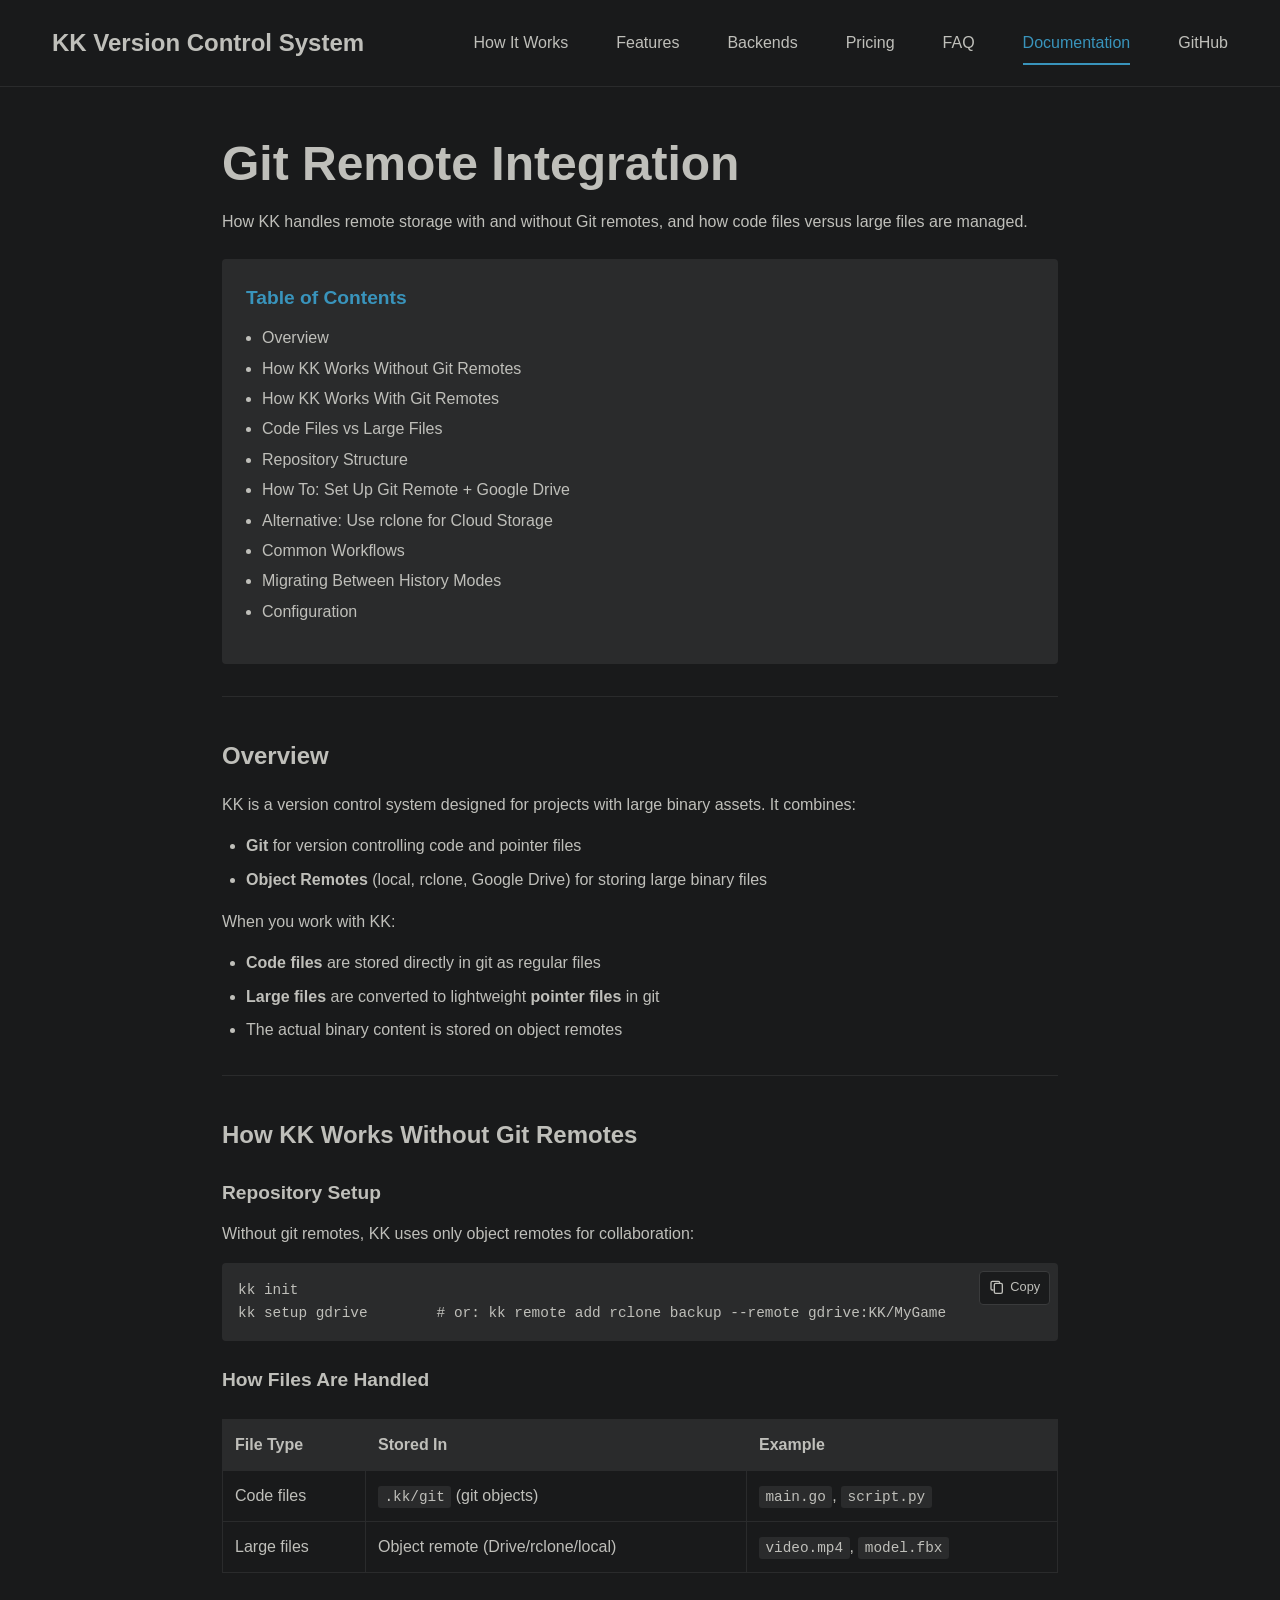
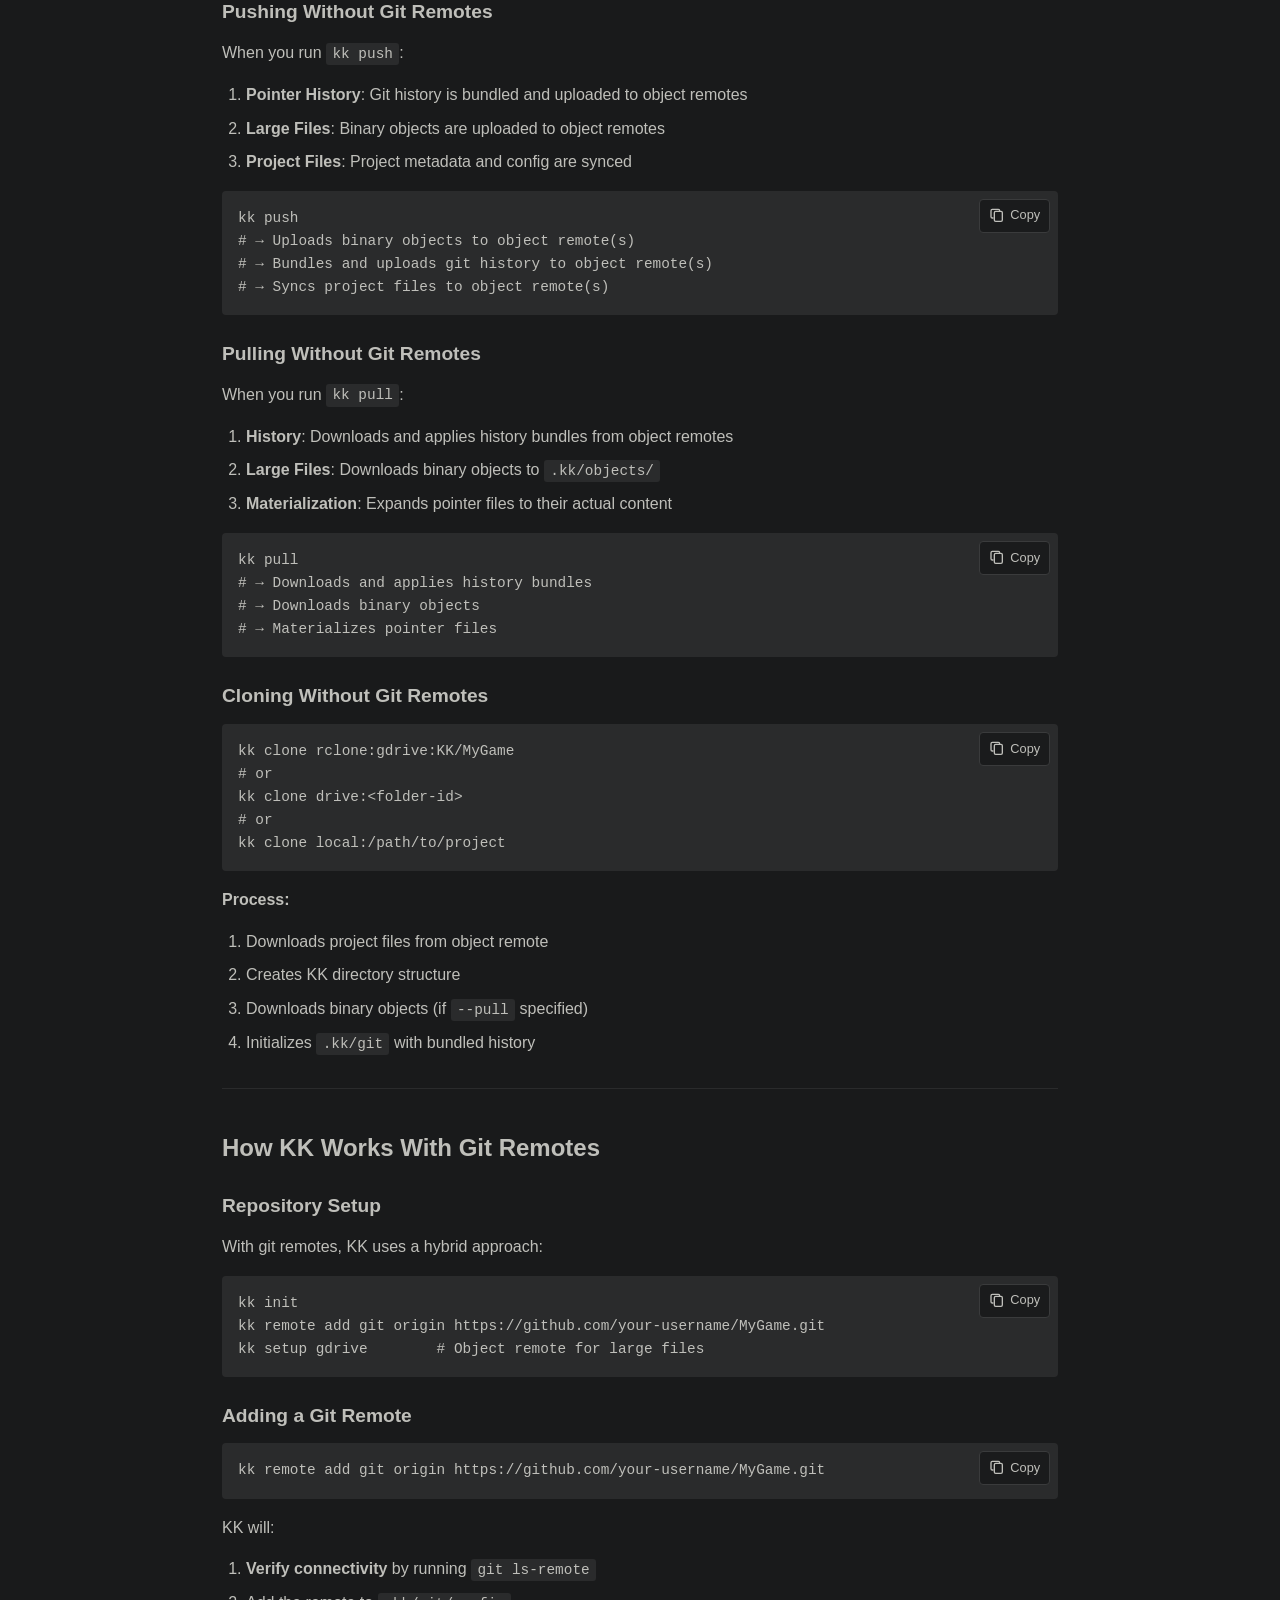
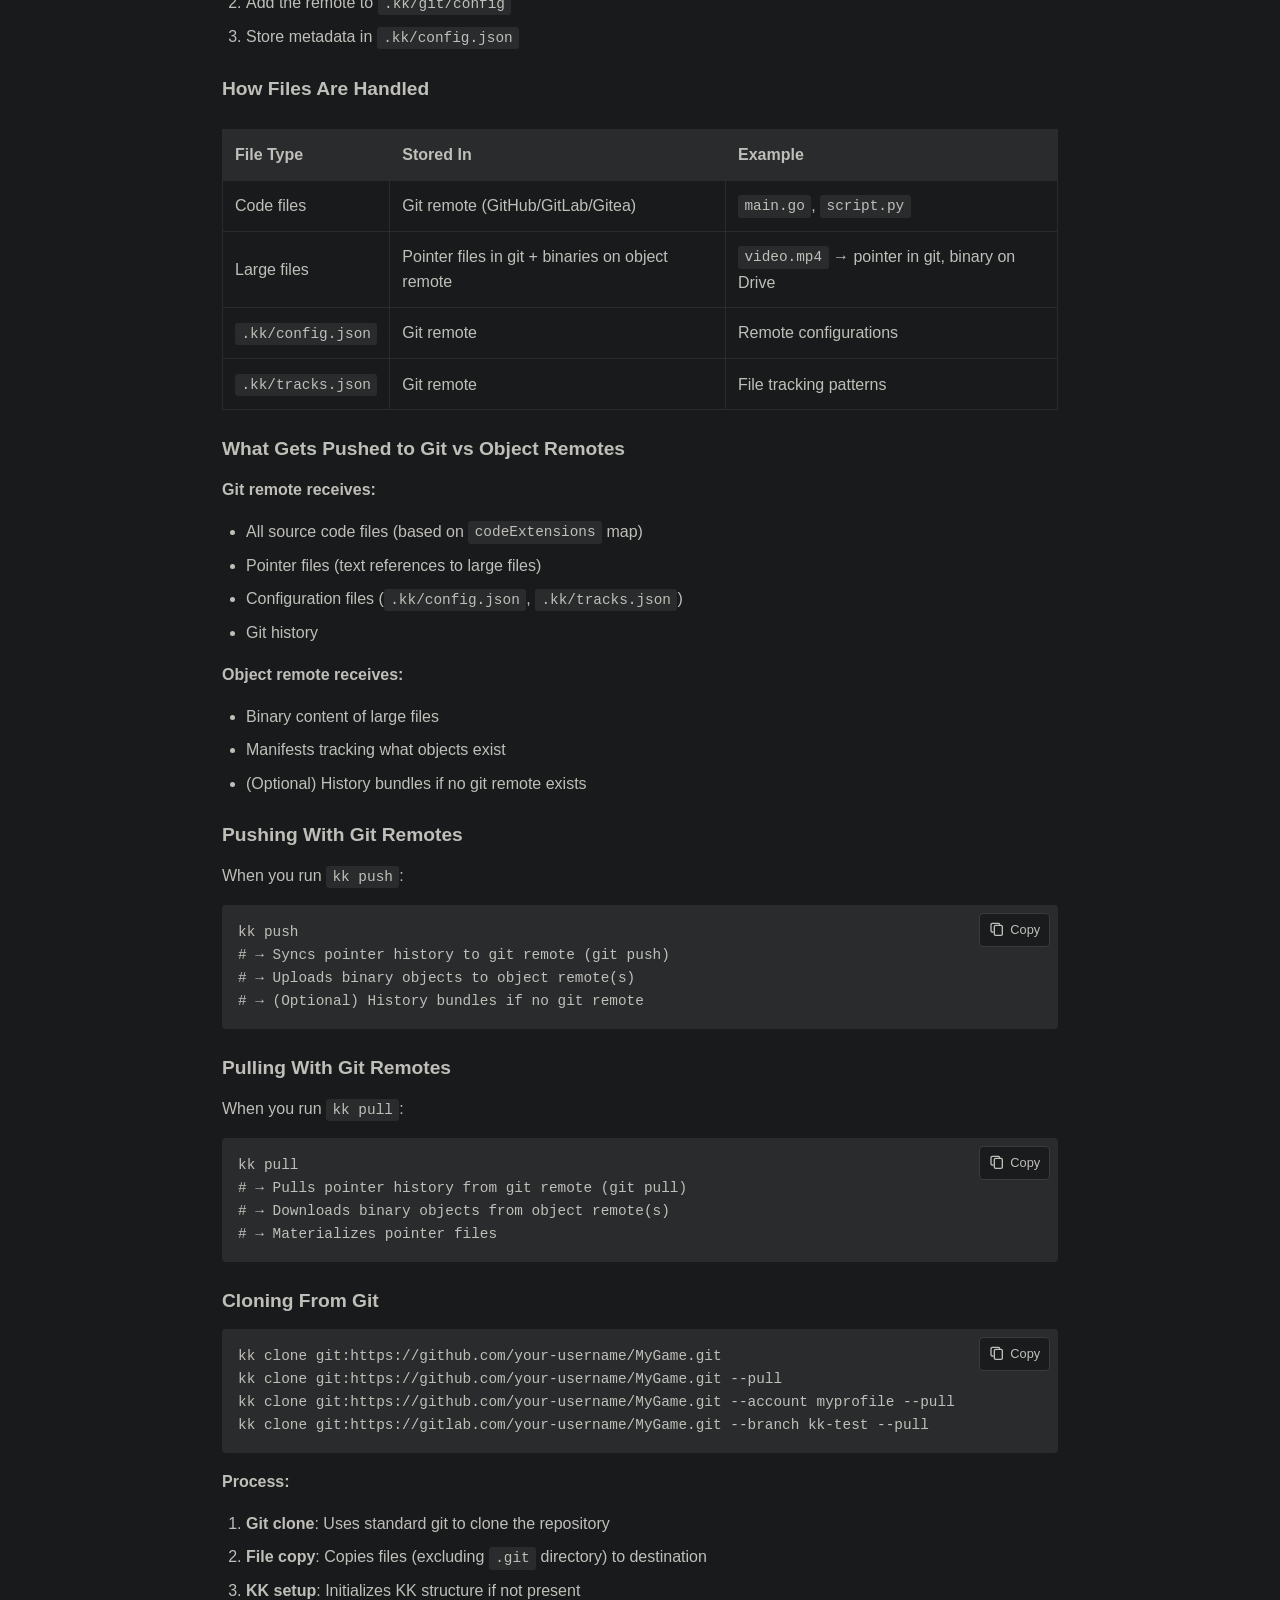
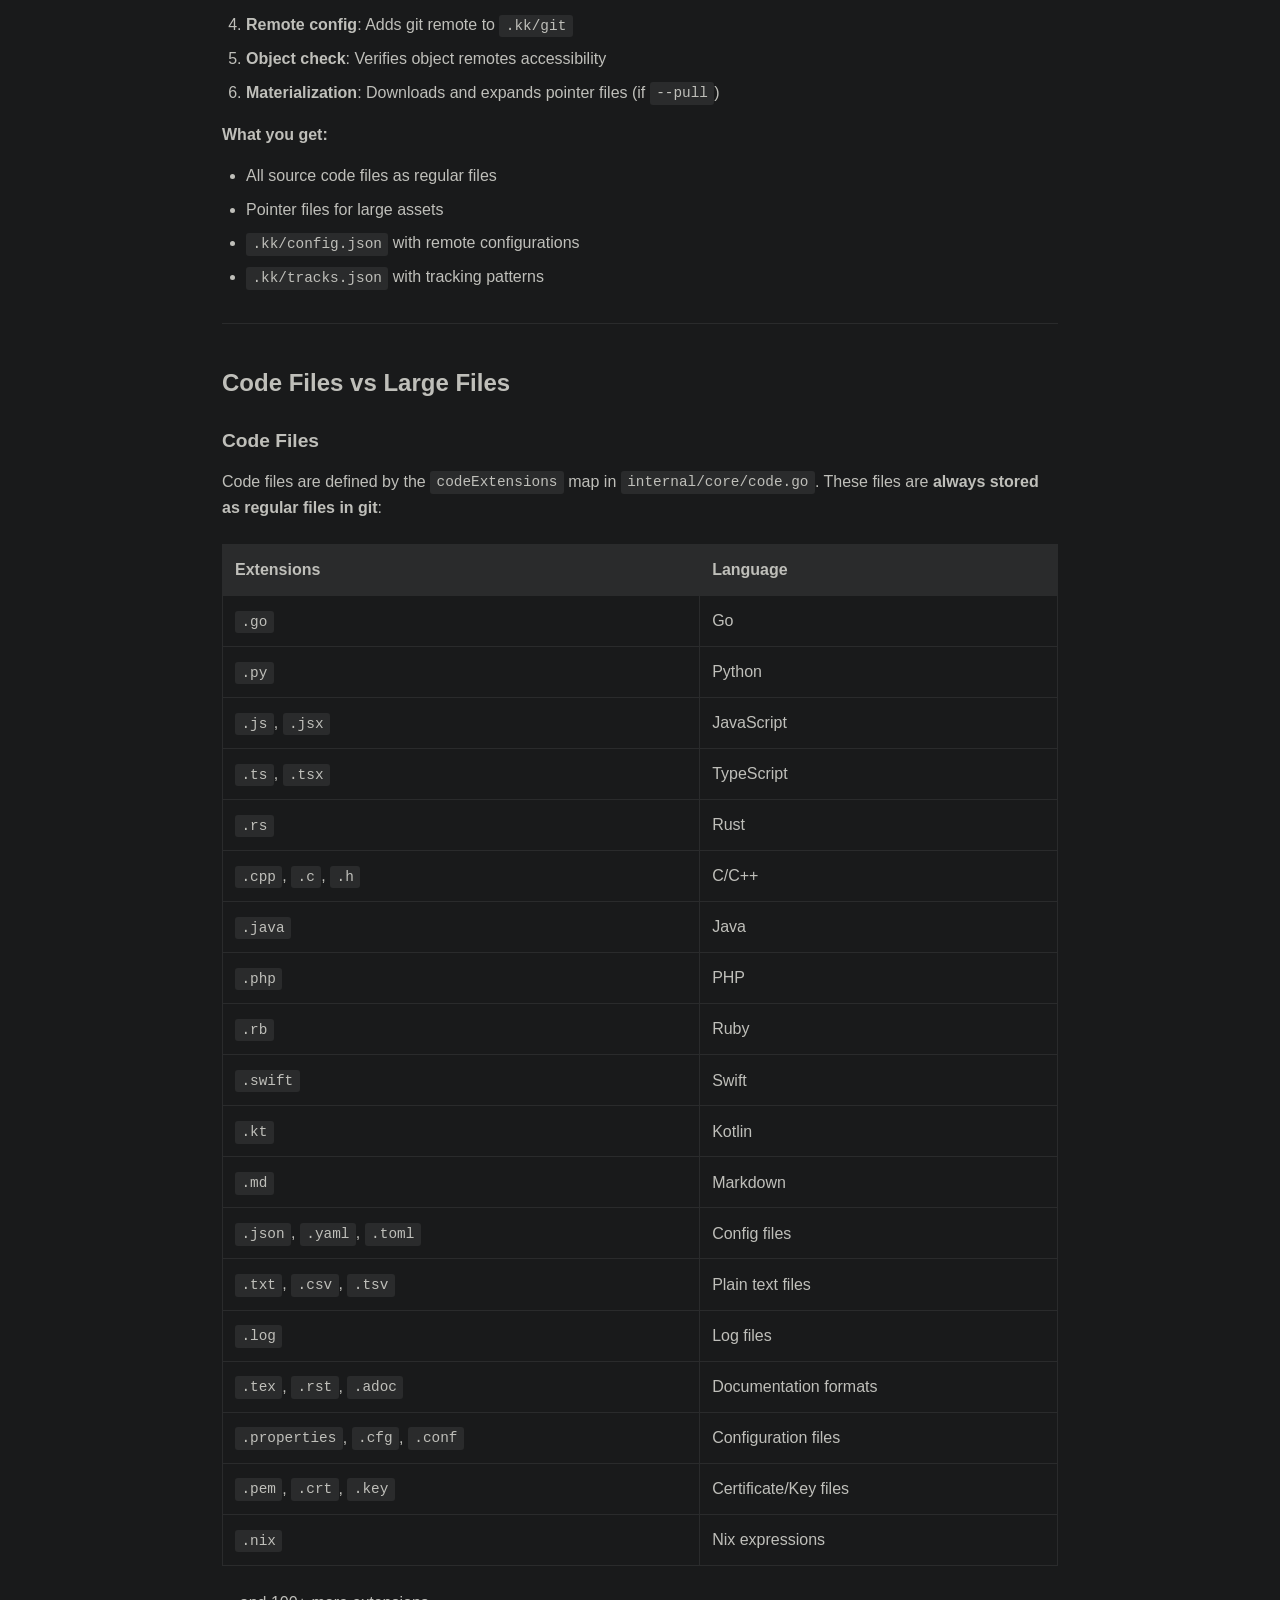
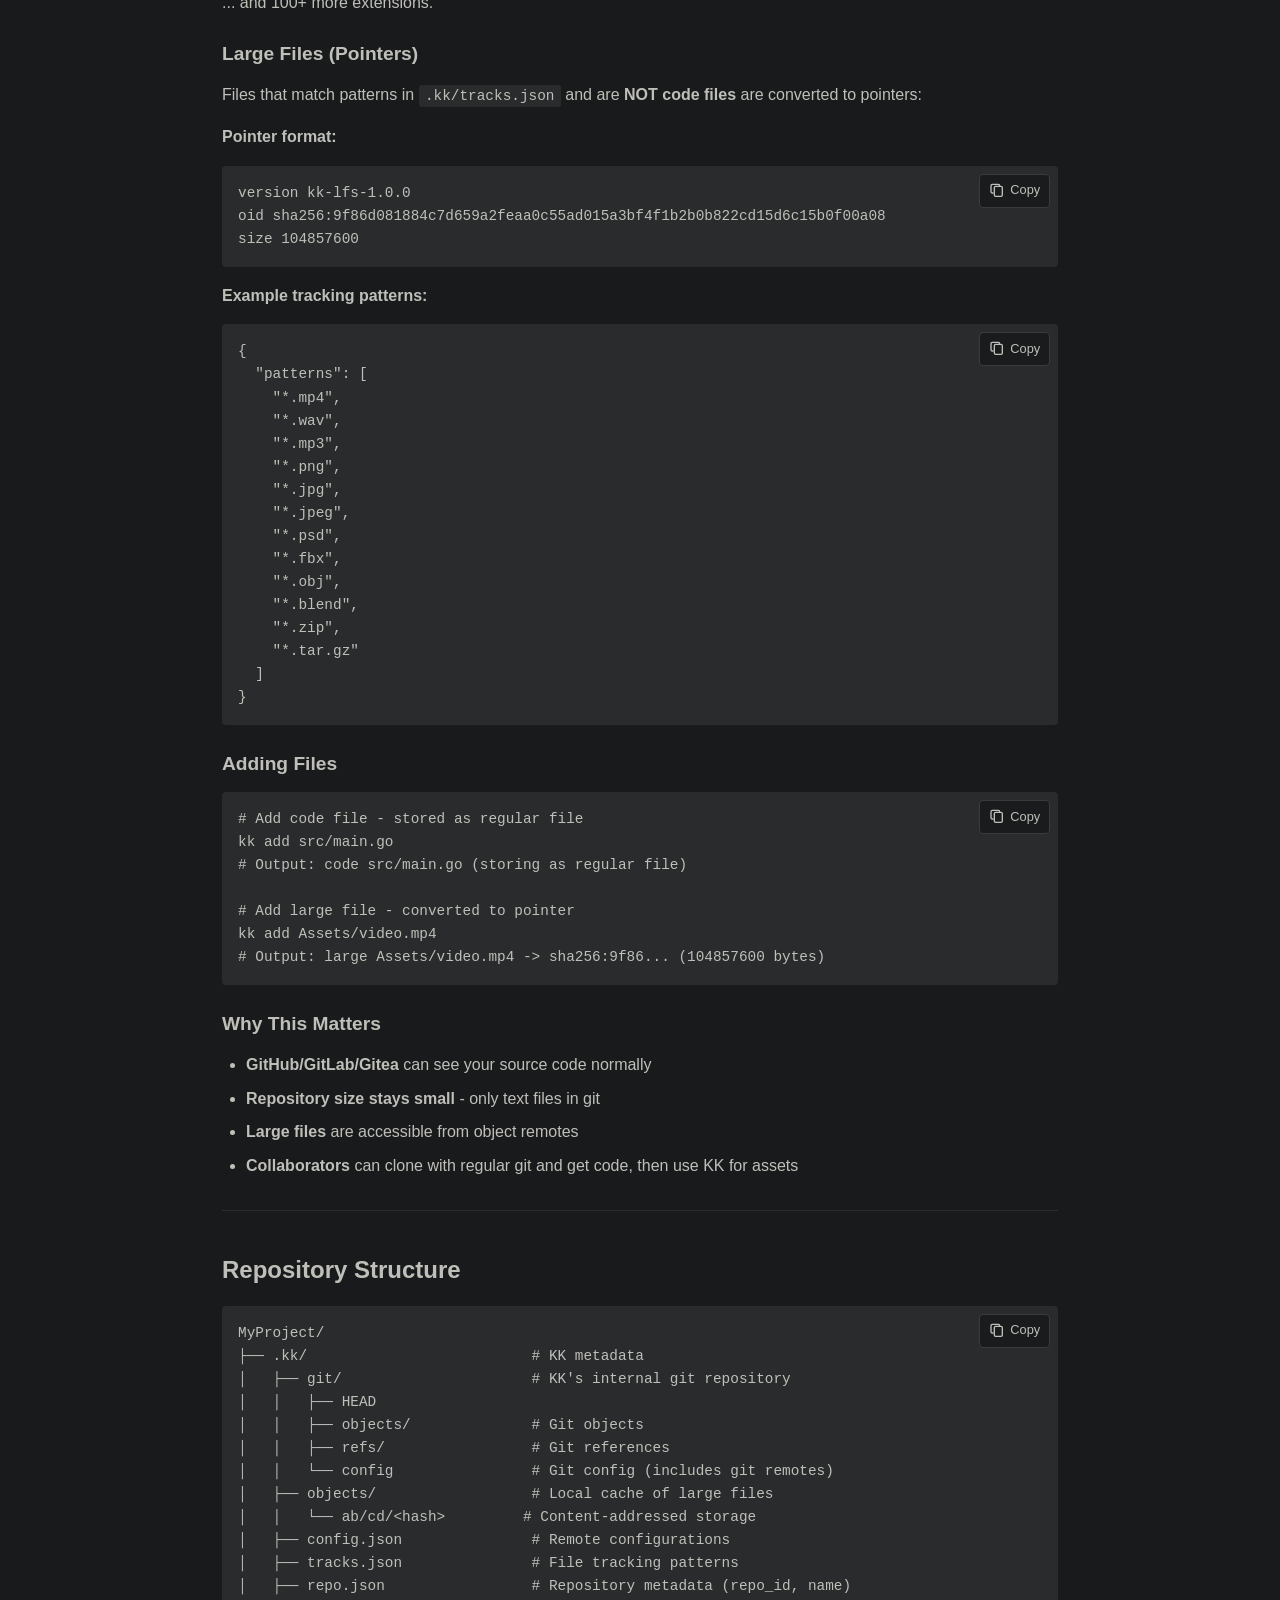
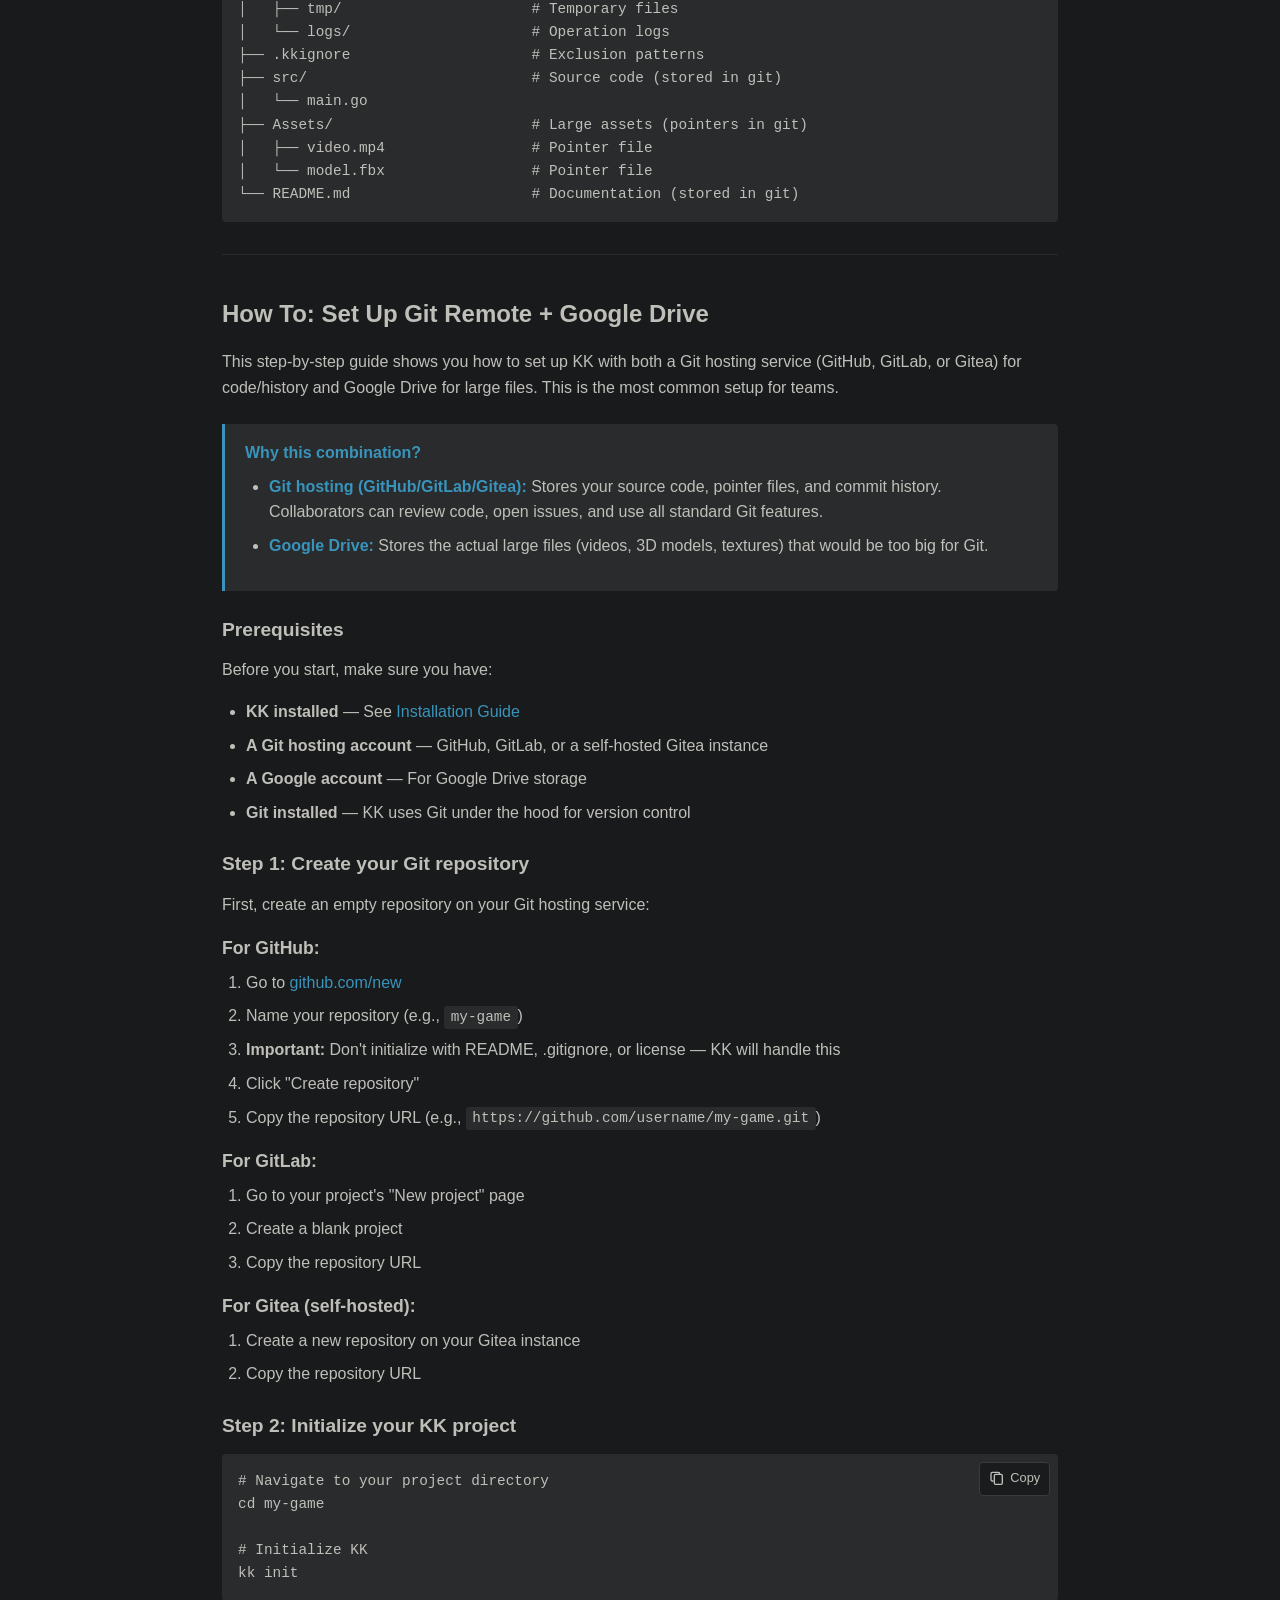
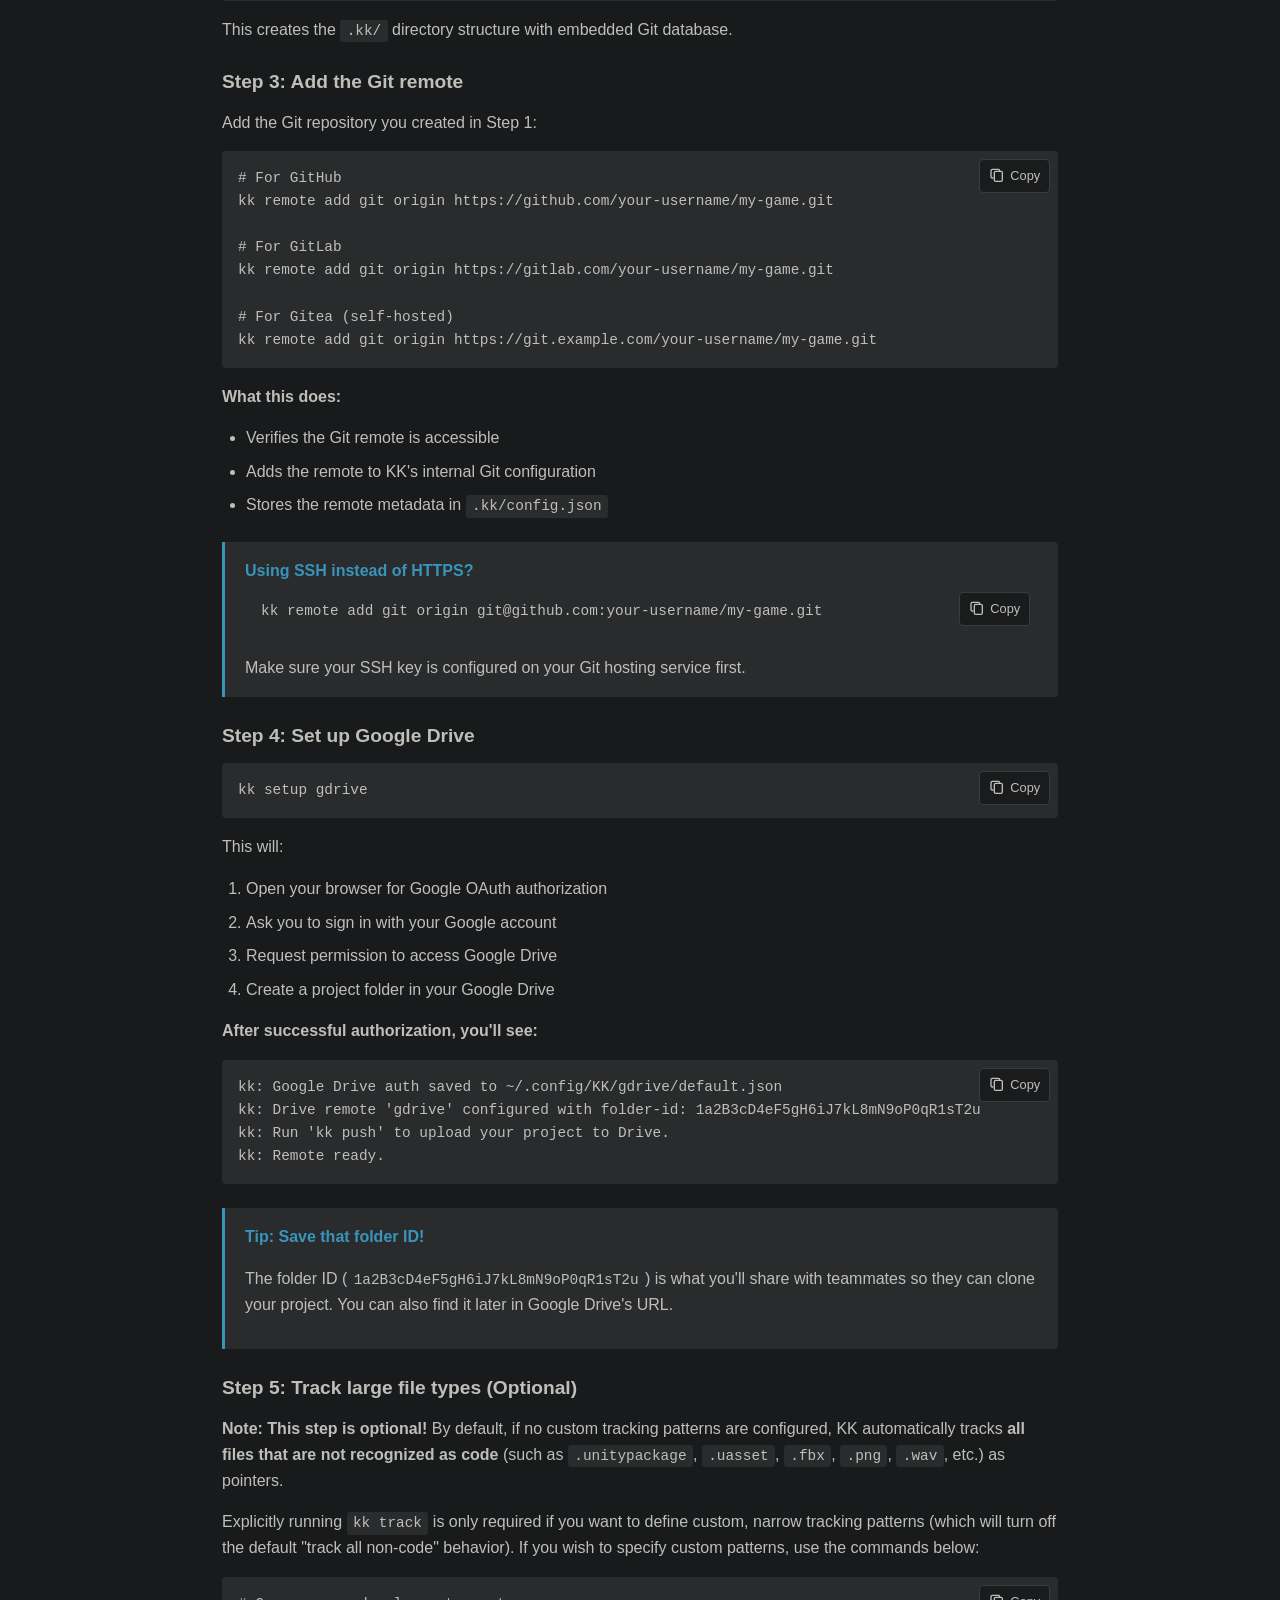
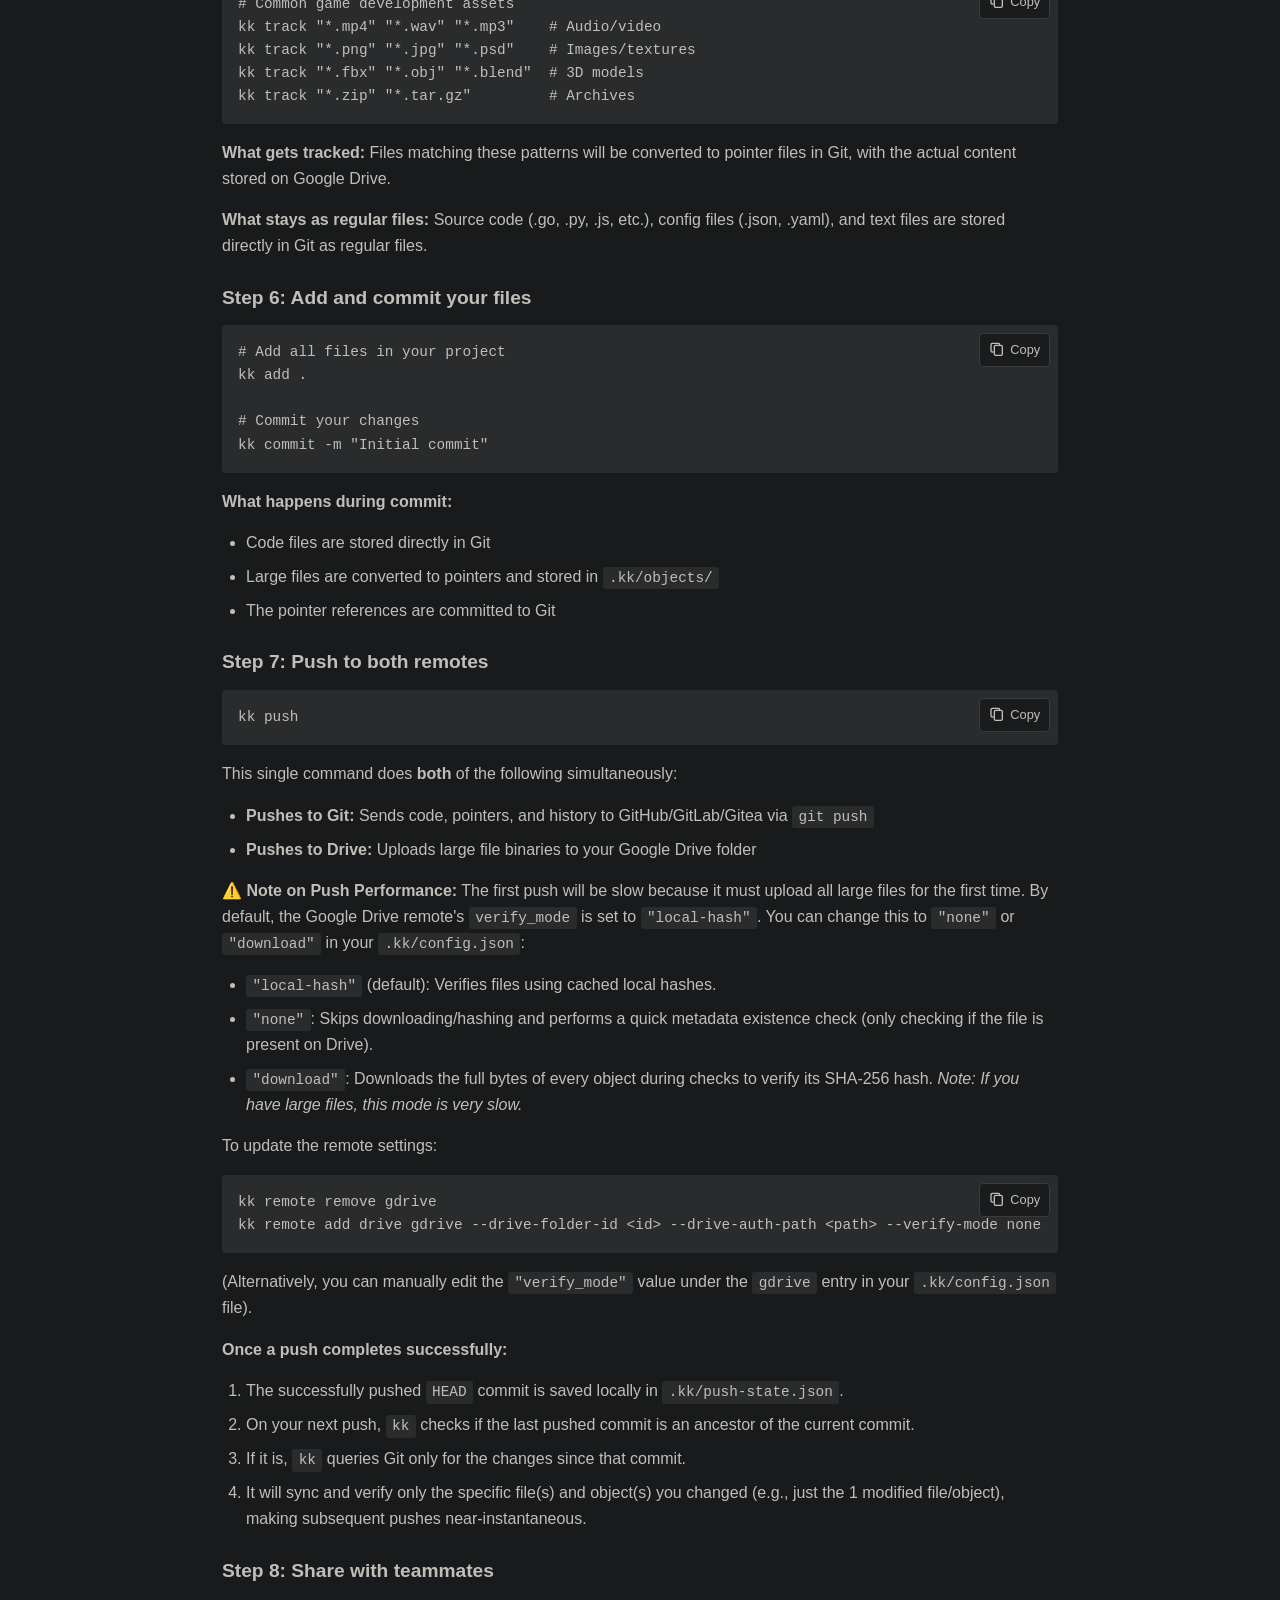
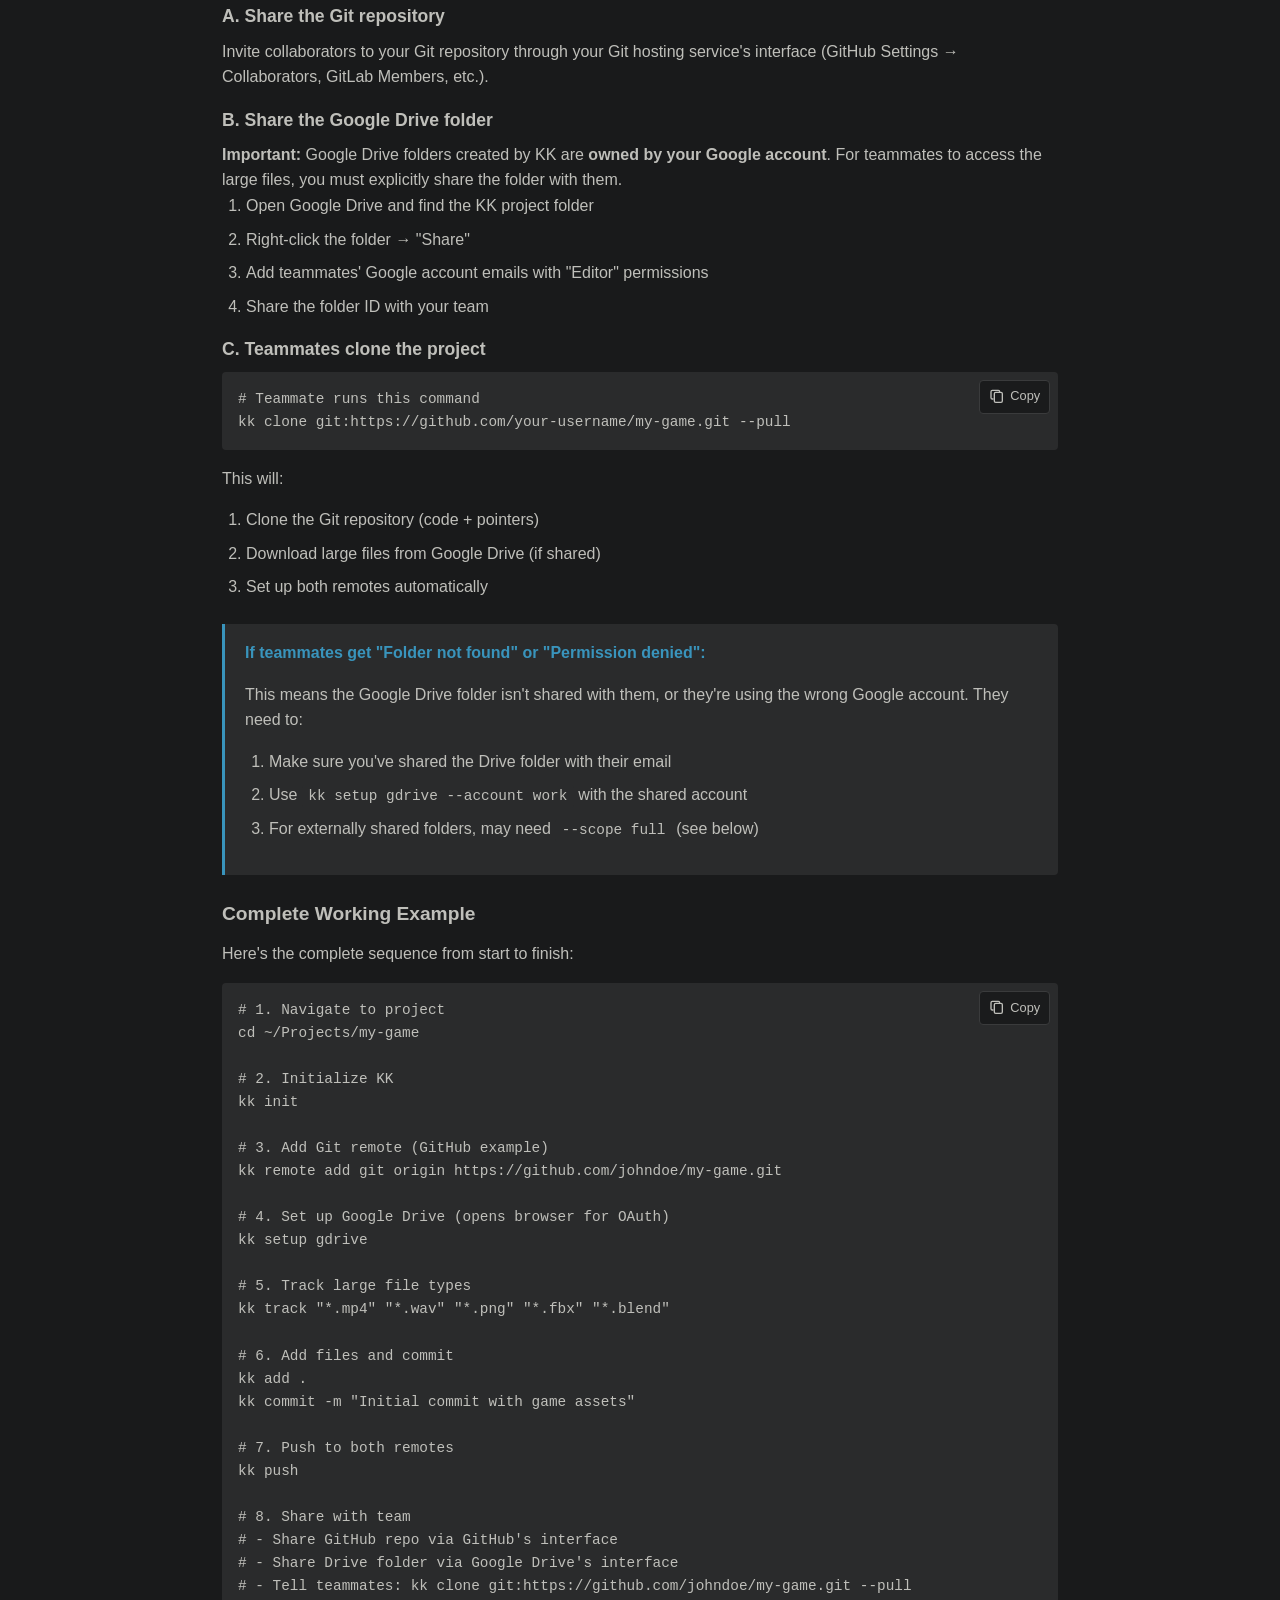
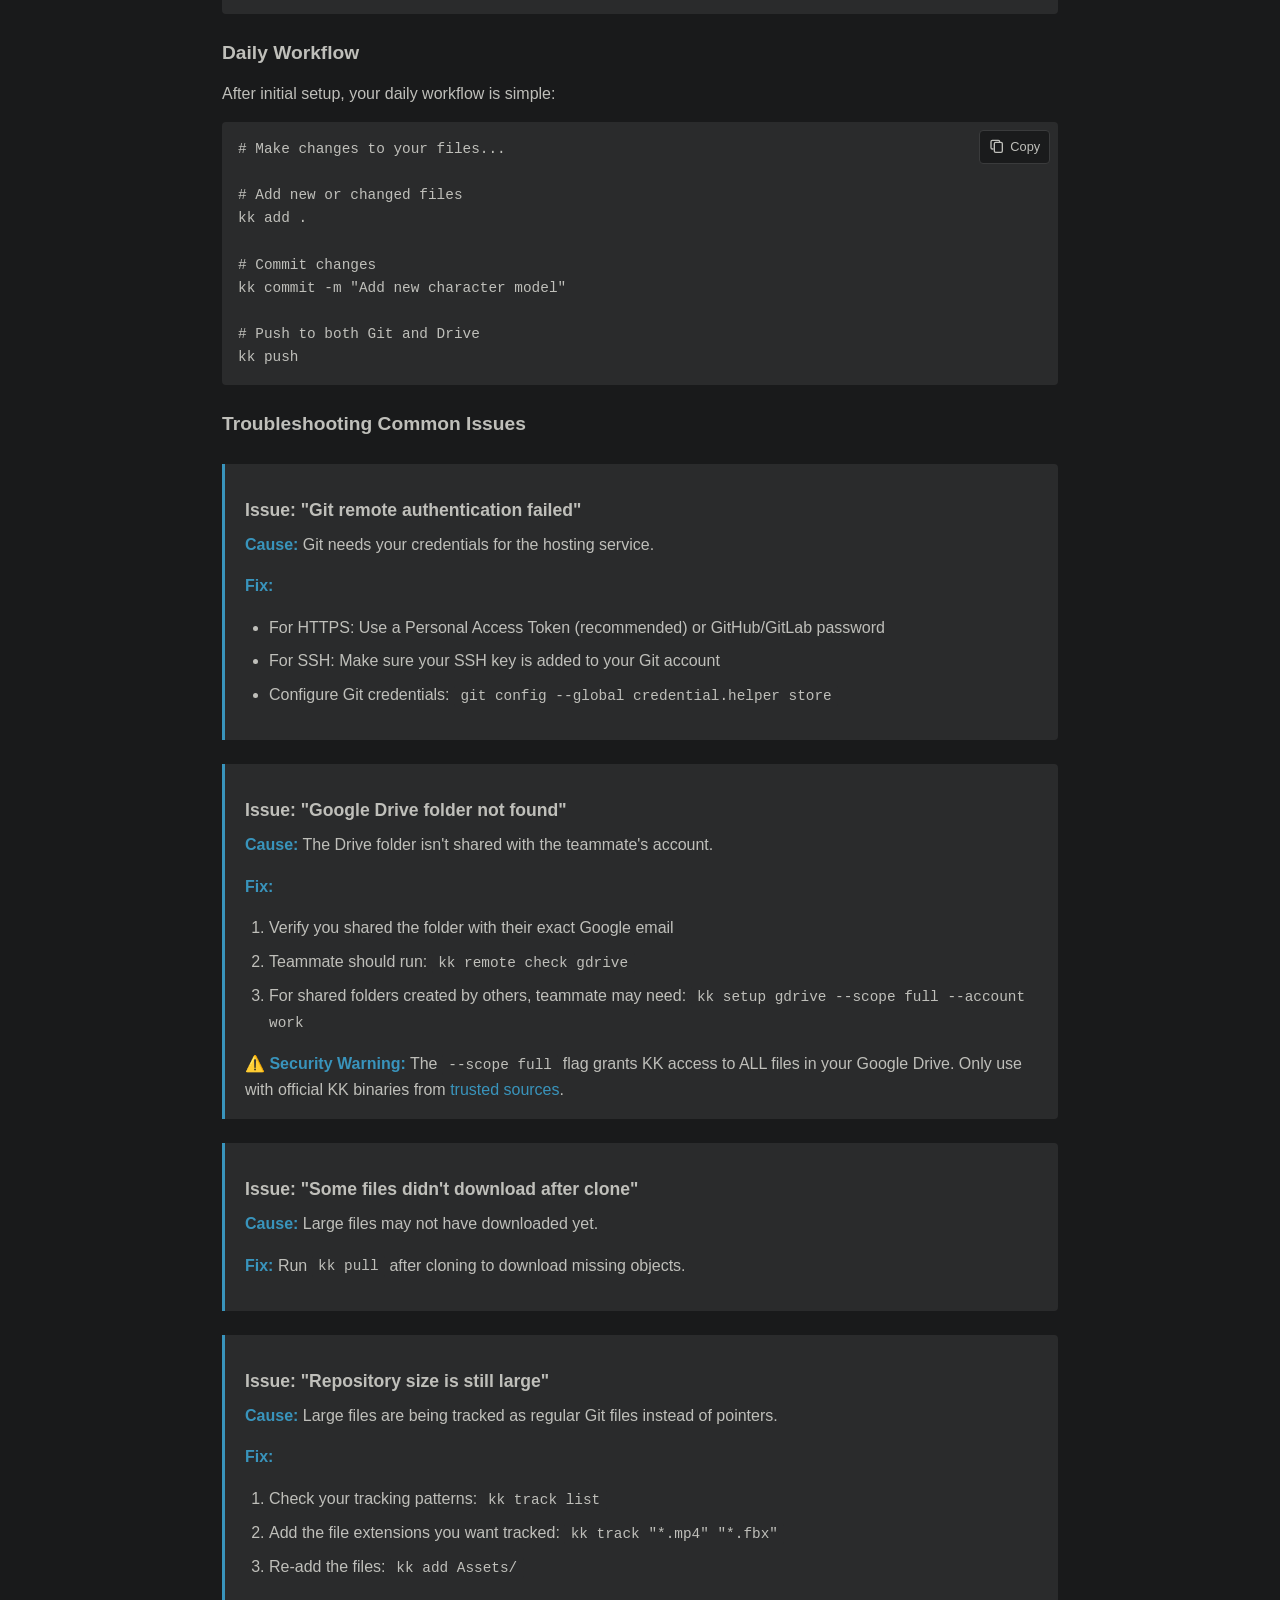
<file: docs/git-remote/index.html>
<!doctype html>
<html lang="en">
  <head>
    <meta charset="UTF-8" />
    <meta name="viewport" content="width=device-width, initial-scale=1.0" />
    <meta
      name="description"
      content="How KK works with and without Git remotes - code files vs large files handling, repository structure, and common workflows."
    />
    <meta name="author" content="Godynheil A. Quisto" />
    <meta name="robots" content="index, follow" />
    <meta name="theme-color" content="#191a1b" />
    <link rel="canonical" href="https://kkvcs.com/docs/git-remote/" />
    <link rel="icon" href="/icon/favicon.ico" sizes="any" />
    <link
      rel="icon"
      type="image/png"
      sizes="32x32"
      href="/icon/favicon-32x32.png"
    />
    <link
      rel="icon"
      type="image/png"
      sizes="16x16"
      href="/icon/favicon-16x16.png"
    />
    <link rel="apple-touch-icon" href="/icon/apple-touch-icon.png" />
    <link rel="manifest" href="/icon/site.webmanifest" />
    <link rel="prefetch" href="/docs/installation/" />
    <link rel="prefetch" href="/docs/how-to/" />
    <link rel="prefetch" href="/docs/glossary/" />
    <link rel="prefetch" href="/docs/how-it-works/" />
    <link rel="prefetch" href="/docs/git-remote/" />
    <link rel="prefetch" href="/" />
    <link rel="prefetch" href="/docs/" />
    <link rel="stylesheet" href="/css/core.css" />
    <link rel="stylesheet" href="/css/navigation.css" />

    <meta property="og:type" content="article" />
    <meta
      property="og:title"
      content="Git Remote Integration | KK Version Control System"
    />
    <meta
      property="og:description"
      content="How KK works with and without Git remotes, code vs large files handling, and migration between modes."
    />
    <meta property="og:url" content="https://kkvcs.com/docs/git-remote/" />
    <meta
      property="og:image"
      content="https://kkvcs.com/icon/android-chrome-512x512.png"
    />
    <meta property="og:site_name" content="KK Version Control System" />
    <meta name="twitter:card" content="summary" />
    <meta
      name="twitter:title"
      content="Git Remote Integration | KK Version Control System"
    />
    <meta
      name="twitter:description"
      content="How KK works with and without Git remotes, code vs large files handling, and migration between modes."
    />
    <meta
      name="twitter:image"
      content="https://kkvcs.com/icon/android-chrome-512x512.png"
    />
    <title>Git Remote Integration | KK Version Control System</title>
    <link rel="stylesheet" href="/css/pages/docs-git-remote.css" />
    <script src="/js/copy-code.js" defer></script>
    <script src="/js/mobile-nav.js" defer></script>
  </head>
  <body>
    <nav aria-label="Main navigation">
      <div class="container">
        <a href="/" class="logo">KK Version Control System</a>
        <button
          class="nav-toggle"
          aria-expanded="false"
          aria-controls="nav-menu"
          aria-label="Toggle navigation menu"
        >
          <span class="hamburger-icon" aria-hidden="true">
            <span></span>
            <span></span>
            <span></span>
          </span>
          <span class="nav-toggle-text">Menu</span>
        </button>
        <ul id="nav-menu" class="nav-menu">
          <li><a href="/#how-it-works">How It Works</a></li>
          <li><a href="/#features">Features</a></li>
          <li><a href="/#backends">Backends</a></li>
          <li><a href="/#pricing">Pricing</a></li>
          <li><a href="/#faq">FAQ</a></li>
          <li><a href="/docs/" class="active">Documentation</a></li>
          <li>
            <a href="https://github.com/godynheil/kk" rel="noopener noreferrer"
              >GitHub</a
            >
          </li>
        </ul>
      </div>
      <div class="nav-menu-backdrop" aria-hidden="true"></div>
    </nav>

    <main>
      <h1>Git Remote Integration</h1>
      <p>
        How KK handles remote storage with and without Git remotes, and how code
        files versus large files are managed.
      </p>

      <div class="toc">
        <h3>Table of Contents</h3>
        <ul>
          <li><a href="#overview">Overview</a></li>
          <li>
            <a href="#how-kk-works-without-git-remotes"
              >How KK Works Without Git Remotes</a
            >
          </li>
          <li>
            <a href="#how-kk-works-with-git-remotes"
              >How KK Works With Git Remotes</a
            >
          </li>
          <li>
            <a href="#code-files-vs-large-files">Code Files vs Large Files</a>
          </li>
          <li><a href="#repository-structure">Repository Structure</a></li>
          <li>
            <a href="#how-to-setup-git-and-gdrive"
              >How To: Set Up Git Remote + Google Drive</a
            >
          </li>
          <li>
            <a href="#using-rclone"
              >Alternative: Use rclone for Cloud Storage</a
            >
          </li>
          <li><a href="#common-workflows">Common Workflows</a></li>
          <li>
            <a href="#migrating-between-history-modes"
              >Migrating Between History Modes</a
            >
          </li>
          <li><a href="#configuration">Configuration</a></li>
        </ul>
      </div>

      <hr />

      <h2 id="overview">Overview</h2>

      <p>
        KK is a version control system designed for projects with large binary
        assets. It combines:
      </p>

      <ul>
        <li>
          <strong>Git</strong> for version controlling code and pointer files
        </li>
        <li>
          <strong>Object Remotes</strong> (local, rclone, Google Drive) for
          storing large binary files
        </li>
      </ul>

      <p>When you work with KK:</p>
      <ul>
        <li>
          <strong>Code files</strong> are stored directly in git as regular
          files
        </li>
        <li>
          <strong>Large files</strong> are converted to lightweight
          <strong>pointer files</strong> in git
        </li>
        <li>The actual binary content is stored on object remotes</li>
      </ul>

      <hr />

      <h2 id="how-kk-works-without-git-remotes">
        How KK Works Without Git Remotes
      </h2>

      <h3>Repository Setup</h3>

      <p>Without git remotes, KK uses only object remotes for collaboration:</p>

      <pre><code>kk init
kk setup gdrive        # or: kk remote add rclone backup --remote gdrive:KK/MyGame</code></pre>

      <h3>How Files Are Handled</h3>

      <table>
        <thead>
          <tr>
            <th>File Type</th>
            <th>Stored In</th>
            <th>Example</th>
          </tr>
        </thead>
        <tbody>
          <tr>
            <td>Code files</td>
            <td><code>.kk/git</code> (git objects)</td>
            <td><code>main.go</code>, <code>script.py</code></td>
          </tr>
          <tr>
            <td>Large files</td>
            <td>Object remote (Drive/rclone/local)</td>
            <td><code>video.mp4</code>, <code>model.fbx</code></td>
          </tr>
        </tbody>
      </table>

      <h3>Pushing Without Git Remotes</h3>

      <p>When you run <code>kk push</code>:</p>

      <ol>
        <li>
          <strong>Pointer History</strong>: Git history is bundled and uploaded
          to object remotes
        </li>
        <li>
          <strong>Large Files</strong>: Binary objects are uploaded to object
          remotes
        </li>
        <li>
          <strong>Project Files</strong>: Project metadata and config are synced
        </li>
      </ol>

      <pre><code>kk push
# → Uploads binary objects to object remote(s)
# → Bundles and uploads git history to object remote(s)
# → Syncs project files to object remote(s)</code></pre>

      <h3>Pulling Without Git Remotes</h3>

      <p>When you run <code>kk pull</code>:</p>

      <ol>
        <li>
          <strong>History</strong>: Downloads and applies history bundles from
          object remotes
        </li>
        <li>
          <strong>Large Files</strong>: Downloads binary objects to
          <code>.kk/objects/</code>
        </li>
        <li>
          <strong>Materialization</strong>: Expands pointer files to their
          actual content
        </li>
      </ol>

      <pre><code>kk pull
# → Downloads and applies history bundles
# → Downloads binary objects
# → Materializes pointer files</code></pre>

      <h3>Cloning Without Git Remotes</h3>

      <pre><code>kk clone rclone:gdrive:KK/MyGame
# or
kk clone drive:&lt;folder-id&gt;
# or
kk clone local:/path/to/project</code></pre>

      <p><strong>Process:</strong></p>
      <ol>
        <li>Downloads project files from object remote</li>
        <li>Creates KK directory structure</li>
        <li>Downloads binary objects (if <code>--pull</code> specified)</li>
        <li>Initializes <code>.kk/git</code> with bundled history</li>
      </ol>

      <hr />

      <h2 id="how-kk-works-with-git-remotes">How KK Works With Git Remotes</h2>

      <h3>Repository Setup</h3>

      <p>With git remotes, KK uses a hybrid approach:</p>

      <pre><code>kk init
kk remote add git origin https://github.com/your-username/MyGame.git
kk setup gdrive        # Object remote for large files</code></pre>

      <h3>Adding a Git Remote</h3>

      <pre><code>kk remote add git origin https://github.com/your-username/MyGame.git</code></pre>

      <p>KK will:</p>
      <ol>
        <li>
          <strong>Verify connectivity</strong> by running
          <code>git ls-remote</code>
        </li>
        <li>Add the remote to <code>.kk/git/config</code></li>
        <li>Store metadata in <code>.kk/config.json</code></li>
      </ol>

      <h3>How Files Are Handled</h3>

      <table>
        <thead>
          <tr>
            <th>File Type</th>
            <th>Stored In</th>
            <th>Example</th>
          </tr>
        </thead>
        <tbody>
          <tr>
            <td>Code files</td>
            <td>Git remote (GitHub/GitLab/Gitea)</td>
            <td><code>main.go</code>, <code>script.py</code></td>
          </tr>
          <tr>
            <td>Large files</td>
            <td>Pointer files in git + binaries on object remote</td>
            <td><code>video.mp4</code> → pointer in git, binary on Drive</td>
          </tr>
          <tr>
            <td><code>.kk/config.json</code></td>
            <td>Git remote</td>
            <td>Remote configurations</td>
          </tr>
          <tr>
            <td><code>.kk/tracks.json</code></td>
            <td>Git remote</td>
            <td>File tracking patterns</td>
          </tr>
        </tbody>
      </table>

      <h3>What Gets Pushed to Git vs Object Remotes</h3>

      <p><strong>Git remote receives:</strong></p>
      <ul>
        <li>
          All source code files (based on <code>codeExtensions</code> map)
        </li>
        <li>Pointer files (text references to large files)</li>
        <li>
          Configuration files (<code>.kk/config.json</code>,
          <code>.kk/tracks.json</code>)
        </li>
        <li>Git history</li>
      </ul>

      <p><strong>Object remote receives:</strong></p>
      <ul>
        <li>Binary content of large files</li>
        <li>Manifests tracking what objects exist</li>
        <li>(Optional) History bundles if no git remote exists</li>
      </ul>

      <h3>Pushing With Git Remotes</h3>

      <p>When you run <code>kk push</code>:</p>

      <pre><code>kk push
# → Syncs pointer history to git remote (git push)
# → Uploads binary objects to object remote(s)
# → (Optional) History bundles if no git remote</code></pre>

      <h3>Pulling With Git Remotes</h3>

      <p>When you run <code>kk pull</code>:</p>

      <pre><code>kk pull
# → Pulls pointer history from git remote (git pull)
# → Downloads binary objects from object remote(s)
# → Materializes pointer files</code></pre>

      <h3>Cloning From Git</h3>

      <pre><code>kk clone git:https://github.com/your-username/MyGame.git
kk clone git:https://github.com/your-username/MyGame.git --pull
kk clone git:https://github.com/your-username/MyGame.git --account myprofile --pull
kk clone git:https://gitlab.com/your-username/MyGame.git --branch kk-test --pull</code></pre>

      <p><strong>Process:</strong></p>
      <ol>
        <li>
          <strong>Git clone</strong>: Uses standard git to clone the repository
        </li>
        <li>
          <strong>File copy</strong>: Copies files (excluding
          <code>.git</code> directory) to destination
        </li>
        <li>
          <strong>KK setup</strong>: Initializes KK structure if not present
        </li>
        <li>
          <strong>Remote config</strong>: Adds git remote to
          <code>.kk/git</code>
        </li>
        <li>
          <strong>Object check</strong>: Verifies object remotes accessibility
        </li>
        <li>
          <strong>Materialization</strong>: Downloads and expands pointer files
          (if <code>--pull</code>)
        </li>
      </ol>

      <p><strong>What you get:</strong></p>
      <ul>
        <li>All source code files as regular files</li>
        <li>Pointer files for large assets</li>
        <li><code>.kk/config.json</code> with remote configurations</li>
        <li><code>.kk/tracks.json</code> with tracking patterns</li>
      </ul>

      <hr />

      <h2 id="code-files-vs-large-files">Code Files vs Large Files</h2>

      <h3>Code Files</h3>

      <p>
        Code files are defined by the <code>codeExtensions</code> map in
        <code>internal/core/code.go</code>. These files are
        <strong>always stored as regular files in git</strong>:
      </p>

      <table>
        <thead>
          <tr>
            <th>Extensions</th>
            <th>Language</th>
          </tr>
        </thead>
        <tbody>
          <tr>
            <td><code>.go</code></td>
            <td>Go</td>
          </tr>
          <tr>
            <td><code>.py</code></td>
            <td>Python</td>
          </tr>
          <tr>
            <td><code>.js</code>, <code>.jsx</code></td>
            <td>JavaScript</td>
          </tr>
          <tr>
            <td><code>.ts</code>, <code>.tsx</code></td>
            <td>TypeScript</td>
          </tr>
          <tr>
            <td><code>.rs</code></td>
            <td>Rust</td>
          </tr>
          <tr>
            <td><code>.cpp</code>, <code>.c</code>, <code>.h</code></td>
            <td>C/C++</td>
          </tr>
          <tr>
            <td><code>.java</code></td>
            <td>Java</td>
          </tr>
          <tr>
            <td><code>.php</code></td>
            <td>PHP</td>
          </tr>
          <tr>
            <td><code>.rb</code></td>
            <td>Ruby</td>
          </tr>
          <tr>
            <td><code>.swift</code></td>
            <td>Swift</td>
          </tr>
          <tr>
            <td><code>.kt</code></td>
            <td>Kotlin</td>
          </tr>
          <tr>
            <td><code>.md</code></td>
            <td>Markdown</td>
          </tr>
          <tr>
            <td><code>.json</code>, <code>.yaml</code>, <code>.toml</code></td>
            <td>Config files</td>
          </tr>
          <tr>
            <td><code>.txt</code>, <code>.csv</code>, <code>.tsv</code></td>
            <td>Plain text files</td>
          </tr>
          <tr>
            <td><code>.log</code></td>
            <td>Log files</td>
          </tr>
          <tr>
            <td><code>.tex</code>, <code>.rst</code>, <code>.adoc</code></td>
            <td>Documentation formats</td>
          </tr>
          <tr>
            <td>
              <code>.properties</code>, <code>.cfg</code>, <code>.conf</code>
            </td>
            <td>Configuration files</td>
          </tr>
          <tr>
            <td><code>.pem</code>, <code>.crt</code>, <code>.key</code></td>
            <td>Certificate/Key files</td>
          </tr>
          <tr>
            <td><code>.nix</code></td>
            <td>Nix expressions</td>
          </tr>
        </tbody>
      </table>

      <p>... and 100+ more extensions.</p>

      <h3>Large Files (Pointers)</h3>

      <p>
        Files that match patterns in <code>.kk/tracks.json</code> and are
        <strong>NOT code files</strong> are converted to pointers:
      </p>

      <p><strong>Pointer format:</strong></p>
      <pre><code>version kk-lfs-1.0.0
oid sha256:9f86d081884c7d659a2feaa0c55ad015a3bf4f1b2b0b822cd15d6c15b0f00a08
size 104857600</code></pre>

      <p><strong>Example tracking patterns:</strong></p>
      <pre><code>{
  "patterns": [
    "*.mp4",
    "*.wav",
    "*.mp3",
    "*.png",
    "*.jpg",
    "*.jpeg",
    "*.psd",
    "*.fbx",
    "*.obj",
    "*.blend",
    "*.zip",
    "*.tar.gz"
  ]
}</code></pre>

      <h3>Adding Files</h3>

      <pre><code># Add code file - stored as regular file
kk add src/main.go
# Output: code src/main.go (storing as regular file)

# Add large file - converted to pointer
kk add Assets/video.mp4
# Output: large Assets/video.mp4 -> sha256:9f86... (104857600 bytes)</code></pre>

      <h3>Why This Matters</h3>

      <ul>
        <li>
          <strong>GitHub/GitLab/Gitea</strong> can see your source code normally
        </li>
        <li>
          <strong>Repository size stays small</strong> - only text files in git
        </li>
        <li><strong>Large files</strong> are accessible from object remotes</li>
        <li>
          <strong>Collaborators</strong> can clone with regular git and get
          code, then use KK for assets
        </li>
      </ul>

      <hr />

      <h2 id="repository-structure">Repository Structure</h2>

      <pre><code>MyProject/
├── .kk/                          # KK metadata
│   ├── git/                      # KK's internal git repository
│   │   ├── HEAD
│   │   ├── objects/              # Git objects
│   │   ├── refs/                 # Git references
│   │   └── config                # Git config (includes git remotes)
│   ├── objects/                  # Local cache of large files
│   │   └── ab/cd/&lt;hash&gt;         # Content-addressed storage
│   ├── config.json               # Remote configurations
│   ├── tracks.json               # File tracking patterns
│   ├── repo.json                 # Repository metadata (repo_id, name)
│   ├── tmp/                      # Temporary files
│   └── logs/                     # Operation logs
├── .kkignore                     # Exclusion patterns
├── src/                          # Source code (stored in git)
│   └── main.go
├── Assets/                       # Large assets (pointers in git)
│   ├── video.mp4                 # Pointer file
│   └── model.fbx                 # Pointer file
└── README.md                     # Documentation (stored in git)</code></pre>

      <hr />

      <h2 id="how-to-setup-git-and-gdrive">
        How To: Set Up Git Remote + Google Drive
      </h2>

      <p>
        This step-by-step guide shows you how to set up KK with both a Git
        hosting service (GitHub, GitLab, or Gitea) for code/history and Google
        Drive for large files. This is the most common setup for teams.
      </p>

      <div class="info-box">
        <strong>Why this combination?</strong>
        <ul class="mt-05">
          <li>
            <strong>Git hosting (GitHub/GitLab/Gitea):</strong> Stores your
            source code, pointer files, and commit history. Collaborators can
            review code, open issues, and use all standard Git features.
          </li>
          <li>
            <strong>Google Drive:</strong> Stores the actual large files
            (videos, 3D models, textures) that would be too big for Git.
          </li>
        </ul>
      </div>

      <h3>Prerequisites</h3>

      <p>Before you start, make sure you have:</p>
      <ul>
        <li>
          <strong>KK installed</strong> — See
          <a href="/docs/installation/">Installation Guide</a>
        </li>
        <li>
          <strong>A Git hosting account</strong> — GitHub, GitLab, or a
          self-hosted Gitea instance
        </li>
        <li><strong>A Google account</strong> — For Google Drive storage</li>
        <li>
          <strong>Git installed</strong> — KK uses Git under the hood for
          version control
        </li>
      </ul>

      <h3>Step 1: Create your Git repository</h3>

      <p>First, create an empty repository on your Git hosting service:</p>

      <h4>For GitHub:</h4>
      <ol>
        <li>Go to <a href="https://github.com/new">github.com/new</a></li>
        <li>Name your repository (e.g., <code>my-game</code>)</li>
        <li>
          <strong>Important:</strong> Don't initialize with README, .gitignore,
          or license — KK will handle this
        </li>
        <li>Click "Create repository"</li>
        <li>
          Copy the repository URL (e.g.,
          <code>https://github.com/username/my-game.git</code>)
        </li>
      </ol>

      <h4>For GitLab:</h4>
      <ol>
        <li>Go to your project's "New project" page</li>
        <li>Create a blank project</li>
        <li>Copy the repository URL</li>
      </ol>

      <h4>For Gitea (self-hosted):</h4>
      <ol>
        <li>Create a new repository on your Gitea instance</li>
        <li>Copy the repository URL</li>
      </ol>

      <h3>Step 2: Initialize your KK project</h3>

      <pre><code># Navigate to your project directory
cd my-game

# Initialize KK
kk init</code></pre>

      <p>
        This creates the <code>.kk/</code> directory structure with embedded Git
        database.
      </p>

      <h3>Step 3: Add the Git remote</h3>

      <p>Add the Git repository you created in Step 1:</p>

      <pre><code># For GitHub
kk remote add git origin https://github.com/your-username/my-game.git

# For GitLab
kk remote add git origin https://gitlab.com/your-username/my-game.git

# For Gitea (self-hosted)
kk remote add git origin https://git.example.com/your-username/my-game.git</code></pre>

      <p><strong>What this does:</strong></p>
      <ul>
        <li>Verifies the Git remote is accessible</li>
        <li>Adds the remote to KK's internal Git configuration</li>
        <li>Stores the remote metadata in <code>.kk/config.json</code></li>
      </ul>

      <div class="info-box">
        <strong>Using SSH instead of HTTPS?</strong>
        <pre><code>kk remote add git origin git@github.com:your-username/my-game.git</code></pre>
        Make sure your SSH key is configured on your Git hosting service first.
      </div>

      <h3>Step 4: Set up Google Drive</h3>

      <pre><code>kk setup gdrive</code></pre>

      <p>This will:</p>
      <ol>
        <li>Open your browser for Google OAuth authorization</li>
        <li>Ask you to sign in with your Google account</li>
        <li>Request permission to access Google Drive</li>
        <li>Create a project folder in your Google Drive</li>
      </ol>

      <p>
        <strong>After successful authorization, you'll see:</strong>
      </p>
      <pre><code>kk: Google Drive auth saved to ~/.config/KK/gdrive/default.json
kk: Drive remote 'gdrive' configured with folder-id: 1a2B3cD4eF5gH6iJ7kL8mN9oP0qR1sT2u
kk: Run 'kk push' to upload your project to Drive.
kk: Remote ready.</code></pre>

      <div class="info-box">
        <p><strong>Tip: Save that folder ID!</strong></p>
        <p>
          The folder ID (<code>1a2B3cD4eF5gH6iJ7kL8mN9oP0qR1sT2u</code>) is what
          you'll share with teammates so they can clone your project. You can
          also find it later in Google Drive's URL.
        </p>
      </div>

      <h3>Step 5: Track large file types (Optional)</h3>

      <p>
        <strong>Note: This step is optional!</strong> By default, if no custom tracking patterns are configured, KK automatically tracks <strong>all files that are not recognized as code</strong> (such as <code>.unitypackage</code>, <code>.uasset</code>, <code>.fbx</code>, <code>.png</code>, <code>.wav</code>, etc.) as pointers.
      </p>
      <p>
        Explicitly running <code>kk track</code> is only required if you want to define custom, narrow tracking patterns (which will turn off the default "track all non-code" behavior). If you wish to specify custom patterns, use the commands below:
      </p>

      <pre><code># Common game development assets
kk track "*.mp4" "*.wav" "*.mp3"    # Audio/video
kk track "*.png" "*.jpg" "*.psd"    # Images/textures
kk track "*.fbx" "*.obj" "*.blend"  # 3D models
kk track "*.zip" "*.tar.gz"         # Archives</code></pre>

      <p>
        <strong>What gets tracked:</strong> Files matching these patterns will
        be converted to pointer files in Git, with the actual content stored on
        Google Drive.
      </p>

      <p>
        <strong>What stays as regular files:</strong> Source code (.go, .py,
        .js, etc.), config files (.json, .yaml), and text files are stored
        directly in Git as regular files.
      </p>

      <h3>Step 6: Add and commit your files</h3>

      <pre><code># Add all files in your project
kk add .

# Commit your changes
kk commit -m "Initial commit"</code></pre>

      <p><strong>What happens during commit:</strong></p>
      <ul>
        <li>Code files are stored directly in Git</li>
        <li>
          Large files are converted to pointers and stored in
          <code>.kk/objects/</code>
        </li>
        <li>The pointer references are committed to Git</li>
      </ul>

      <h3>Step 7: Push to both remotes</h3>

      <pre><code>kk push</code></pre>

      <p>
        This single command does <strong>both</strong> of the following
        simultaneously:
      </p>
      <ul>
        <li>
          <strong>Pushes to Git:</strong> Sends code, pointers, and history to
          GitHub/GitLab/Gitea via <code>git push</code>
        </li>
        <li>
          <strong>Pushes to Drive:</strong> Uploads large file binaries to your
          Google Drive folder
        </li>
      </ul>
      <div class="warning-box">
        <p>
          <strong>⚠️ Note on Push Performance:</strong> The first push will be slow because it must upload all large files for the first time. By default, the Google Drive remote's <code>verify_mode</code> is set to <code>"local-hash"</code>. You can change this to <code>"none"</code> or <code>"download"</code> in your <code>.kk/config.json</code>:
        </p>
        <ul>
          <li><code>"local-hash"</code> (default): Verifies files using cached local hashes.</li>
          <li><code>"none"</code>: Skips downloading/hashing and performs a quick metadata existence check (only checking if the file is present on Drive).</li>
          <li><code>"download"</code>: Downloads the full bytes of every object during checks to verify its SHA-256 hash. <em>Note: If you have large files, this mode is very slow.</em></li>
        </ul>
        <p>
          To update the remote settings:
        </p>
        <pre><code>kk remote remove gdrive
kk remote add drive gdrive --drive-folder-id &lt;id&gt; --drive-auth-path &lt;path&gt; --verify-mode none</code></pre>
        <p>
          (Alternatively, you can manually edit the <code>"verify_mode"</code> value under the <code>gdrive</code> entry in your <code>.kk/config.json</code> file).
        </p>
        <p class="mt-1">
          <strong>Once a push completes successfully:</strong>
        </p>
        <ol>
          <li>The successfully pushed <code>HEAD</code> commit is saved locally in <code>.kk/push-state.json</code>.</li>
          <li>On your next push, <code>kk</code> checks if the last pushed commit is an ancestor of the current commit.</li>
          <li>If it is, <code>kk</code> queries Git only for the changes since that commit.</li>
          <li>It will sync and verify only the specific file(s) and object(s) you changed (e.g., just the 1 modified file/object), making subsequent pushes near-instantaneous.</li>
        </ol>
      </div>

      <h3>Step 8: Share with teammates</h3>

      <h4>A. Share the Git repository</h4>

      <p>
        Invite collaborators to your Git repository through your Git hosting
        service's interface (GitHub Settings → Collaborators, GitLab Members,
        etc.).
      </p>

      <h4>B. Share the Google Drive folder</h4>

      <div class="warning-box">
        <strong>Important:</strong> Google Drive folders created by KK are
        <strong>owned by your Google account</strong>. For teammates to access
        the large files, you must explicitly share the folder with them.
      </div>

      <ol>
        <li>Open Google Drive and find the KK project folder</li>
        <li>Right-click the folder → "Share"</li>
        <li>Add teammates' Google account emails with "Editor" permissions</li>
        <li>Share the folder ID with your team</li>
      </ol>

      <h4>C. Teammates clone the project</h4>

      <pre><code># Teammate runs this command
kk clone git:https://github.com/your-username/my-game.git --pull</code></pre>

      <p>This will:</p>
      <ol>
        <li>Clone the Git repository (code + pointers)</li>
        <li>Download large files from Google Drive (if shared)</li>
        <li>Set up both remotes automatically</li>
      </ol>

      <div class="info-box">
        <p>
          <strong
            >If teammates get "Folder not found" or "Permission denied":</strong
          >
        </p>
        <p>
          This means the Google Drive folder isn't shared with them, or they're
          using the wrong Google account. They need to:
        </p>
        <ol>
          <li>Make sure you've shared the Drive folder with their email</li>
          <li>
            Use <code>kk setup gdrive --account work</code> with the shared
            account
          </li>
          <li>
            For externally shared folders, may need
            <code>--scope full</code> (see below)
          </li>
        </ol>
      </div>

      <h3>Complete Working Example</h3>

      <p>Here's the complete sequence from start to finish:</p>

      <pre><code># 1. Navigate to project
cd ~/Projects/my-game

# 2. Initialize KK
kk init

# 3. Add Git remote (GitHub example)
kk remote add git origin https://github.com/johndoe/my-game.git

# 4. Set up Google Drive (opens browser for OAuth)
kk setup gdrive

# 5. Track large file types
kk track "*.mp4" "*.wav" "*.png" "*.fbx" "*.blend"

# 6. Add files and commit
kk add .
kk commit -m "Initial commit with game assets"

# 7. Push to both remotes
kk push

# 8. Share with team
# - Share GitHub repo via GitHub's interface
# - Share Drive folder via Google Drive's interface
# - Tell teammates: kk clone git:https://github.com/johndoe/my-game.git --pull</code></pre>

      <h3>Daily Workflow</h3>

      <p>After initial setup, your daily workflow is simple:</p>

      <pre><code># Make changes to your files...

# Add new or changed files
kk add .

# Commit changes
kk commit -m "Add new character model"

# Push to both Git and Drive
kk push</code></pre>

      <h3>Troubleshooting Common Issues</h3>

      <div class="info-box">
        <h4>Issue: "Git remote authentication failed"</h4>
        <p>
          <strong>Cause:</strong> Git needs your credentials for the hosting
          service.
        </p>
        <p><strong>Fix:</strong></p>
        <ul>
          <li>
            For HTTPS: Use a Personal Access Token (recommended) or
            GitHub/GitLab password
          </li>
          <li>For SSH: Make sure your SSH key is added to your Git account</li>
          <li>
            Configure Git credentials:
            <code>git config --global credential.helper store</code>
          </li>
        </ul>
      </div>

      <div class="info-box">
        <h4>Issue: "Google Drive folder not found"</h4>
        <p>
          <strong>Cause:</strong> The Drive folder isn't shared with the
          teammate's account.
        </p>
        <p><strong>Fix:</strong></p>
        <ol>
          <li>Verify you shared the folder with their exact Google email</li>
          <li>Teammate should run: <code>kk remote check gdrive</code></li>
          <li>
            For shared folders created by others, teammate may need:
            <code>kk setup gdrive --scope full --account work</code>
          </li>
        </ol>
        <div class="warning-box">
          <strong>⚠️ Security Warning:</strong> The
          <code>--scope full</code> flag grants KK access to ALL files in your
          Google Drive. Only use with official KK binaries from
          <a href="https://github.com/godynheil/kk">trusted sources</a>.
        </div>
      </div>

      <div class="info-box">
        <h4>Issue: "Some files didn't download after clone"</h4>
        <p><strong>Cause:</strong> Large files may not have downloaded yet.</p>
        <p>
          <strong>Fix:</strong> Run <code>kk pull</code> after cloning to
          download missing objects.
        </p>
      </div>

      <div class="info-box">
        <h4>Issue: "Repository size is still large"</h4>
        <p>
          <strong>Cause:</strong> Large files are being tracked as regular Git
          files instead of pointers.
        </p>
        <p><strong>Fix:</strong></p>
        <ol>
          <li>Check your tracking patterns: <code>kk track list</code></li>
          <li>
            Add the file extensions you want tracked:
            <code>kk track "*.mp4" "*.fbx"</code>
          </li>
          <li>Re-add the files: <code>kk add Assets/</code></li>
        </ol>
      </div>

      <h3 id="using-rclone">Alternative: Use rclone for Cloud Storage</h3>

      <p>
        If you prefer to use <strong>rclone</strong> instead of native Google
        Drive, or want to use other cloud providers like Dropbox, MEGA, S3,
        OneDrive, or any rclone-supported service, follow this guide.
      </p>

      <div class="info-box">
        <strong>Why use rclone?</strong>
        <ul class="mt-05">
          <li>
            <strong>More providers:</strong> Supports 70+ cloud storage services
            (Dropbox, MEGA, S3, OneDrive, Backblaze, etc.)
          </li>
          <li>
            <strong>Existing setup:</strong> If you already use rclone, you can
            reuse your configuration
          </li>
          <li>
            <strong>Flexibility:</strong> Fine-grained control over sync options
          </li>
        </ul>
      </div>

      <h4>Step 1: Install rclone</h4>

      <p>
        <strong>Important:</strong> KK looks for <code>rclone</code> (or
        <code>rclone.exe</code> on Windows) in your system PATH. You can also
        specify a custom path when adding the remote.
      </p>

      <h5>Windows (Recommended for regular users)</h5>
      <ol>
        <li>
          Download rclone from
          <a href="https://rclone.org/downloads/">rclone.org/downloads</a>
        </li>
        <li>
          Find the <strong>Windows amd64</strong> download link (looks like
          <code>rclone-x.x.x-windows-amd64.zip</code>)
        </li>
        <li>Download and unzip the file</li>
        <li>Copy <code>rclone.exe</code> to one of these locations:</li>
      </ol>

      <div class="info-box">
        <p><strong>Where to put rclone.exe:</strong></p>
        <p>Choose ONE of these options:</p>
        <ul class="mt-05">
          <li>
            <code>C:\Users\YourName\AppData\Local\Programs\KK\</code> — Same
            folder as kk.exe (recommended)
          </li>
          <li>
            <code>C:\Users\YourName\bin\</code> — A user bin folder on your PATH
          </li>
          <li>
            <code>C:\Tools\rclone\</code> — Any folder, then add it to your PATH
          </li>
        </ul>
        <p class="mt-05">
          <strong>Test installation:</strong> Open a new terminal and run:
        </p>
        <pre class="my-05"><code>rclone version</code></pre>
        <p>
          If you see version information, rclone is installed correctly. If you
          get "command not found", check that rclone.exe is in a folder on your
          PATH.
        </p>
      </div>

      <h5>Quick install with package managers:</h5>
      <pre><code># Windows with Chocolatey (if installed)
choco install rclone

# Windows with Scoop (if installed)
scoop install rclone

# macOS
brew install rclone

# Linux
curl https://rclone.org/install.sh | sudo bash</code></pre>

      <h4>Step 2: Configure your cloud provider in rclone</h4>

      <p>
        Run the rclone configuration wizard. This is a one-time setup per
        provider:
      </p>

      <pre><code>rclone config</code></pre>

      <p>You'll see an interactive prompt. Follow these steps:</p>
      <ol>
        <li>Type <code>n</code> for "New remote"</li>
        <li>
          Enter a name (e.g., <code>gdrive</code>, <code>dropbox</code>,
          <code>mega</code>)
        </li>
        <li>Choose the storage type from the list (number)</li>
        <li>
          Follow provider-specific instructions (often opens a browser for
          OAuth)
        </li>
        <li>
          Choose <code>n</code> for "No advanced config" (keep it simple!)
        </li>
        <li>Type <code>y</code> to confirm, then <code>q</code> to quit</li>
      </ol>

      <h5>Common provider numbers in rclone:</h5>
      <table>
        <thead>
          <tr>
            <th>Provider</th>
            <th>Type number</th>
            <th>Name suggestion</th>
          </tr>
        </thead>
        <tbody>
          <tr>
            <td>Google Drive</td>
            <td><code>drive</code> (or type <code>3</code>)</td>
            <td><code>gdrive</code></td>
          </tr>
          <tr>
            <td>Dropbox</td>
            <td><code>dropbox</code> (or type <code>6</code>)</td>
            <td><code>dropbox</code></td>
          </tr>
          <tr>
            <td>MEGA</td>
            <td><code>mega</code> (or type <code>8</code>)</td>
            <td><code>mega</code></td>
          </tr>
          <tr>
            <td>Amazon S3</td>
            <td><code>s3</code> (or type <code>4</code>)</td>
            <td><code>s3</code></td>
          </tr>
          <tr>
            <td>OneDrive</td>
            <td><code>onedrive</code> (or type <code>23</code>)</td>
            <td><code>onedrive</code></td>
          </tr>
        </tbody>
      </table>

      <h4>Step 3: Test rclone connection</h4>

      <p>Before adding to KK, verify rclone can access your cloud storage:</p>

      <pre><code># List root directories (tests connection)
rclone lsd gdrive:

# Create a test folder
rclone mkdir gdrive:KK-Test</code></pre>

      <p>If you see your folders listed, rclone is configured correctly!</p>

      <h4>Step 4: Add rclone remote to KK</h4>

      <p>With rclone configured and tested, add it to KK:</p>

      <pre><code># Basic form (simplest)
kk remote add rclone mycloud --remote gdrive:KK/MyGame --push true --pull true</code></pre>

      <p>
        <strong>What the parameters mean:</strong>
      </p>
      <ul>
        <li>
          <code>mycloud</code> — A name you choose to reference this remote
        </li>
        <li>
          <code>--remote</code> — The rclone path (provider-name:folder-path)
        </li>
        <li><code>--push true</code> — Allow uploading files to this remote</li>
        <li>
          <code>--pull true</code> — Allow downloading files from this remote
        </li>
      </ul>

      <h5>Full form with all options:</h5>
      <pre><code>kk remote add rclone gdrive \
  --display-name "Google Drive" \
  --role backup \
  --provider google-drive \
  --remote gdrive:KK/MyGame \
  --verify-mode download \
  --priority 20 \
  --push true \
  --pull true</code></pre>

      <h5>Custom rclone binary location (Windows):</h5>
      <p>
        If rclone.exe is not on your PATH, specify the full path to the binary
        when adding the remote:
      </p>

      <pre><code># Windows example with full path
kk remote add rclone mycloud \
  --remote "mega:KK/MyGame" \
  --binary "C:\Tools\rclone\rclone.exe" \
  --push true \
  --pull true</code></pre>

      <div class="info-box">
        <p>
          <strong>Tip:</strong> You can also specify just "rclone.exe" if it's
          in the same folder as kk.exe:
        </p>
        <pre class="my-05"><code>--binary rclone.exe</code></pre>
      </div>

      <h4>Complete Example: GitHub + Dropbox (via rclone)</h4>

      <p>
        Here's a complete workflow using GitHub for code and Dropbox for files:
      </p>

      <pre><code># 1. Initialize KK
cd ~/Projects/my-game
kk init

# 2. Add GitHub remote for code
kk remote add git origin https://github.com/your-username/my-game.git

# 3. Configure Dropbox in rclone (one-time setup)
rclone config
# → Choose "dropbox" storage type
# → Follow OAuth in browser
# → Name it "dropbox"

# 4. Test Dropbox connection
rclone lsd dropbox:

# 5. Add Dropbox to KK
kk remote add rclone dropbox --remote dropbox:KK-Projects/MyGame --push true --pull true

# 6. Track large files
kk track "*.mp4" "*.wav" "*.fbx" "*.blend"

# 7. Add and commit
kk add .
kk commit -m "Initial commit"

# 8. Push to both GitHub and Dropbox
kk push</code></pre>

      <h4>Complete Example: GitHub + MEGA (via rclone)</h4>

      <pre><code># 1. Initialize
kk init

# 2. Add GitHub
kk remote add git origin https://github.com/your-username/my-game.git

# 3. Configure MEGA in rclone
rclone config
# → Choose "mega" storage type
# → Enter your MEGA credentials
# → Name it "mega"

# 4. Test MEGA
rclone lsd mega:

# 5. Add MEGA to KK
kk remote add rclone mega --remote mega:KK/MyGame --push true --pull true

# 6. Set up and push
kk track "*.psd" "*.fbx" "*.mp4"
kk add .
kk commit -m "Add game assets"
kk push</code></pre>

      <h4>Complete Example: GitHub + S3 (via rclone)</h4>

      <pre><code># 1. Initialize
kk init

# 2. Add GitHub
kk remote add git origin https://github.com/your-username/my-game.git

# 3. Configure S3 in rclone
rclone config
# → Choose "s3" storage type
# → Choose your S3 provider (AWS, Wasabi, Backblaze, etc.)
# → Enter access key and secret
# → Name it "s3"

# 4. Test S3
rclone lsd s3:

# 5. Add S3 to KK
kk remote add rclone s3backup --remote s3:my-kk-bucket/MyGame --push true --pull true

# 6. Set up and push
kk track "*.zip" "*.tar.gz" "*.mp4"
kk add .
kk commit -m "Initial commit"
kk push</code></pre>

      <h4>Multiple remotes with rclone (redundancy)</h4>

      <p>You can use multiple rclone remotes for backup and redundancy:</p>

      <pre><code># Add primary storage (Dropbox)
kk remote add rclone dropbox-primary \
  --remote dropbox:KK/MyGame \
  --priority 10 \
  --push true \
  --pull true

# Add backup storage (MEGA)
kk remote add rclone mega-backup \
  --remote mega:KK/MyGame \
  --priority 50 \
  --push true \
  --pull true

# Set default remote
kk remote set-default dropbox-primary

# Push to all remotes
kk push --all-remotes</code></pre>

      <h4>Troubleshooting rclone issues</h4>

      <div class="info-box">
        <h4>Issue: "rclone not found" or "command not found"</h4>
        <p><strong>Cause:</strong> KK can't find rclone.exe in your PATH.</p>
        <p><strong>Fix:</strong></p>
        <ul>
          <li>
            Make sure rclone.exe is on your PATH (run
            <code>rclone version</code> to test)
          </li>
          <li>
            Or specify the full path:
            <code>--binary "C:\full\path\to\rclone.exe"</code>
          </li>
          <li>
            Or put rclone.exe in the same folder as kk.exe and use
            <code>--binary rclone.exe</code>
          </li>
        </ul>
      </div>

      <div class="info-box">
        <h4>Issue: "Failed to list remote"</h4>
        <p>
          <strong>Cause:</strong> rclone can't connect to your cloud provider.
        </p>
        <p><strong>Fix:</strong></p>
        <ul>
          <li>
            Test rclone directly: <code>rclone lsd your-remote-name:</code>
          </li>
          <li>
            Reconfigure rclone if credentials expired:
            <code>rclone config</code>
          </li>
          <li>Check internet connection</li>
        </ul>
      </div>

      <div class="info-box">
        <h4>Issue: "Permission denied" when creating folders</h4>
        <p>
          <strong>Cause:</strong> The rclone remote doesn't have write
          permissions.
        </p>
        <p><strong>Fix:</strong></p>
        <ul>
          <li>Make sure the OAuth token has write permissions</li>
          <li>For S3, check bucket permissions and IAM policies</li>
          <li>
            Reconfigure with proper permissions in <code>rclone config</code>
          </li>
        </ul>
      </div>

      <h3>Next Steps</h3>

      <ul>
        <li>
          <a href="/docs/how-it-works/">How It Works</a> — Learn more about KK's
          internals
        </li>
        <li>
          <a href="/docs/how-to/">How To Guide</a> — More guides for advanced
          workflows
        </li>
        <li>
          <a href="/docs/glossary/">Glossary</a> — Understand KK terminology
        </li>
      </ul>

      <hr />

      <h2 id="common-workflows">Common Workflows</h2>

      <h3>Scenario 1: Solo Developer, Local Storage</h3>

      <pre><code># Initialize
kk init
kk track "*.mp4" "*.fbx" "*.blend"

# Work
kk add src/main.go Assets/video.mp4
kk commit -m "Add video player"

# Backup to NAS
kk remote add local nas --path /Volumes/NAS/KK/MyProject
kk push --remote nas</code></pre>

      <h3>Scenario 2: Team with GitHub + Google Drive</h3>

      <pre><code># Initialize (developer 1)
kk init
kk remote add git origin https://github.com/team/project.git
kk setup gdrive
kk track "*.mp4" "*.fbx" "*.blend"

# Work
kk add src/main.go Assets/video.mp4
kk commit -m "Initial commit"
kk push  # Pushes code to GitHub, binaries to Drive

# Clone (developer 2)
kk clone git:https://github.com/team/project.git --pull
# → Gets code from GitHub
# → Downloads binaries from Drive</code></pre>

      <h3>Scenario 3: Team Without GitHub</h3>

      <pre><code># Initialize
kk init
kk setup gdrive

# Work
kk add src/main.go Assets/video.mp4
kk commit -m "Initial commit"
kk push  # Pushes everything to Drive (includes history bundles)

# Clone
kk clone drive:&lt;folder-id&gt; --pull
# → Gets everything from Drive</code></pre>

      <h3>Scenario 4: Using Existing Git Repository</h3>

      <pre><code># Clone existing repo
git clone https://github.com/team/project.git
cd project

# Initialize KK
kk init --here

# Setup remotes
kk remote add git origin https://github.com/team/project.git
kk setup gdrive

# Track large files
kk track "*.mp4" "*.fbx"

# Add files
kk add .  # Code files stay regular, large files become pointers
kk commit -m "Add large assets with KK"
kk push</code></pre>

      <hr />

      <h2 id="migrating-between-history-modes">
        Migrating Between History Modes
      </h2>

      <div class="warning-box">
        <strong style="color: #dc2626">⚠️ EXPERIMENTAL FEATURE WARNING</strong>
        <p style="color: #dc2626; margin-top: 0.5rem">
          The <code>kk remote migrate</code> command is
          <strong style="color: #dc2626">HIGHLY EXPERIMENTAL</strong> and may
          not work correctly in all situations.
        </p>
        <p style="color: #dc2626; margin-top: 0.5rem">
          <strong>Use with caution:</strong> This feature may cause data loss or
          corruption. Always backup your repository before attempting migration.
        </p>
        <p style="color: #dc2626; margin-top: 0.5rem">
          <strong>Known limitations:</strong>
        </p>
        <ul style="color: #dc2626; margin-top: 0.25rem; margin-left: 1.5rem">
          <li>Migration between modes may not preserve all commit metadata</li>
          <li>Complex branch structures may not migrate correctly</li>
          <li>
            Team coordination is required — all members must be aware of mode
            changes
          </li>
          <li>Rolling back a migration may require manual intervention</li>
        </ul>
        <p style="margin-top: 0.5rem">
          <strong>Recommended:</strong> Test migration on a copy of your
          repository first before migrating your production project.
        </p>
      </div>

      <p>
        KK stores commit history in exactly one of two modes. You can switch at
        any time using <code>kk remote migrate</code>.
      </p>

      <table>
        <thead>
          <tr>
            <th>Mode</th>
            <th>Active when</th>
            <th>History travels via</th>
          </tr>
        </thead>
        <tbody>
          <tr>
            <td><strong>Storage bundles</strong></td>
            <td>No <code>type=git</code> remote in config</td>
            <td>
              <code>full.bundle</code> + <code>inc-*.bundle</code> on your
              object remote
            </td>
          </tr>
          <tr>
            <td><strong>Git remote</strong></td>
            <td>A <code>type=git</code> remote exists</td>
            <td>
              <code>git push</code> / <code>git pull</code> to GitHub, GitLab,
              etc.
            </td>
          </tr>
        </tbody>
      </table>

      <div class="info-box">
        <strong>Safe by default:</strong> No history is lost in either
        direction. Migration uploads a fresh bundle chain before modifying any
        config; if config write fails, <code>to-git</code> rolls back the
        <code>.kk/git</code> remote entry.
      </div>

      <h3>Scenario 5: Storage bundles → GitHub (<code>to-git</code>)</h3>

      <p>
        A solo developer has been using Google Drive bundles. The team grows and
        wants GitHub for code review.
      </p>

      <pre><code># Step 1 — verify current mode (no git remote listed)
kk remote list
# default: nas
# nas type=local provider=nas pull=true push=true priority=10

# Step 2 — migrate (connectivity is checked before any config changes)
kk remote migrate to-git github https://github.com/acme/my-game.git</code></pre>

      <p><strong>Output:</strong></p>
      <pre><code>kk: checking git remote accessibility...
kk: pushing all local branches to "github"...
To https://github.com/acme/my-game.git
 * [new branch]  main -> main
 * [new branch]  feature/ai -> feature/ai
kk: [github] all branches pushed

kk: migration complete → git remote "github" registered (https://github.com/acme/my-game.git)
kk: future 'kk push' will sync pointer history to "github" via git push
kk: existing history bundles on object remote(s) are kept but will not be extended</code></pre>

      <pre><code># Step 3 — confirm new state
kk remote list
# default: nas
# nas    type=local provider=nas    pull=true push=true priority=10
# github type=git  provider=github  url=https://github.com/acme/my-game.git push=true pull=true

# Step 4 — from now on, kk push syncs via git push
kk push
# kk: [github] syncing pointer history to git remote...
# kk: [github] pointer history synced
# kk: [nas] ...

# Step 5 — teammates clone from GitHub
kk clone git:https://github.com/acme/my-game.git --pull</code></pre>

      <h4>If auth isn't set up yet</h4>

      <p>
        <code>kk remote migrate to-git</code> registers the remote even if the
        initial push fails (e.g. SSH key not yet added to GitHub). The recovery
        command is printed:
      </p>

      <pre><code>kk: warning: initial git push failed: exit status 128
kk:          Once auth is set up, run:
kk:          git --git-dir=.kk/git push --all github</code></pre>

      <h3>Scenario 6: GitHub → Storage bundles (<code>to-storage</code>)</h3>

      <p>The team is leaving GitHub and going to a self-hosted NAS only.</p>

      <pre><code># Step 1 — verify current mode
kk remote list
# default: github
# github type=git  provider=github  url=https://github.com/acme/my-game.git push=true pull=true
# nas    type=local provider=nas    pull=true push=true priority=10

# Step 2 — preview the migration (shows what will change, asks to confirm)
kk remote migrate to-storage</code></pre>

      <p><strong>Output:</strong></p>
      <pre><code>kk: This will:
kk:   1. Upload a full history bundle to: nas
kk:   2. Remove git remote(s): github (https://github.com/acme/my-game.git)
kk:   Future 'kk push' will upload incremental bundles instead of using git push.

Proceed? [y/N] y
kk: creating initial history bundle(s)...
kk: [nas] creating history bundle (full.bundle)...
kk: [nas] uploading history bundle...
kk: [nas] history pushed (full.bundle, 2 branch(es))
kk: default remote set to "nas"

kk: migration complete → commit history will now travel via storage bundles
kk: teammates can restore history with: kk clone &lt;spec&gt; --history</code></pre>

      <pre><code># Step 3 — confirm new state
kk remote list
# default: nas
# nas type=local provider=nas pull=true push=true priority=10

# Step 4 — future pushes create incremental bundles automatically
kk push
# kk: [nas] creating history bundle (inc-000001.bundle)...
# kk: [nas] history pushed (inc-000001.bundle, 2 branch(es))

# Step 5 — teammates clone from NAS with full history
kk clone local:/NAS/KK/my-game --history --pull</code></pre>

      <h4>Targeting one git remote when multiple exist</h4>

      <pre><code># Remove only the gitlab remote; keep github
kk remote migrate to-storage --remote gitlab --yes

# After this, github still exists and handles history;
# gitlab is removed from both .kk/git and .kk/config.json</code></pre>

      <h4>Scripted / non-interactive use</h4>

      <pre><code># Skip the confirmation prompt (useful in CI or automation)
kk remote migrate to-storage --yes</code></pre>

      <h3>Idempotency & Safety Guarantees</h3>

      <p>
        Both commands are <strong>safe to run more than once</strong>. If the
        project is already in the target mode, the command prints a notice and
        exits cleanly — no error, no changes.
      </p>

      <table>
        <thead>
          <tr>
            <th>Situation</th>
            <th>Behaviour</th>
          </tr>
        </thead>
        <tbody>
          <tr>
            <td>
              <code>to-git</code> — a git remote <strong>already exists</strong>
            </td>
            <td>
              <strong>No-op</strong> — prints names of existing git remote(s)
              and exits with success
            </td>
          </tr>
          <tr>
            <td><code>to-git</code> — git URL unreachable</td>
            <td>Error — config is <strong>not changed</strong></td>
          </tr>
          <tr>
            <td>
              <code>to-git</code> — initial <code>git push --all</code> fails
            </td>
            <td>
              Non-fatal warning + manual recovery command printed; remote stays
              registered
            </td>
          </tr>
          <tr>
            <td>
              <code>to-storage</code> — <strong>no git remote exists</strong>
            </td>
            <td>
              <strong>No-op</strong> — prints "already in storage-bundle mode"
              and exits with success
            </td>
          </tr>
          <tr>
            <td><code>to-storage</code> — no non-git push remote found</td>
            <td>Error — nowhere to store the bundles</td>
          </tr>
          <tr>
            <td><code>to-storage</code> — bundle upload fails</td>
            <td>
              Error — config is <strong>not changed</strong> (history is safe)
            </td>
          </tr>
          <tr>
            <td>User answers <code>N</code> at the confirm prompt</td>
            <td>Cancelled — no changes made</td>
          </tr>
        </tbody>
      </table>

      <hr />

      <h2 id="configuration">Configuration</h2>

      <h3><code>.kk/config.json</code></h3>

      <pre><code>{
  "version": "kk-local-config-1.0.0",
  "default_remote": "origin",
  "remotes": {
    "origin": {
      "type": "git",
      "url": "https://github.com/your-username/MyGame.git",
      "provider": "github",
      "pull": true,
      "push": true,
      "tags": ["git"]
    },
    "gdrive-backup": {
      "type": "drive",
      "drive_folder_id": "1ABC...",
      "drive_auth_path": "...",
      "provider": "google-drive",
      "pull": true,
      "push": true,
      "priority": 10
    },
    "nas": {
      "type": "local",
      "path": "/Volumes/NAS/KK/MyProject",
      "verify_mode": "local-hash",
      "pull": true,
      "push": true,
      "priority": 20
    }
  }
}</code></pre>

      <h3>Remote Types</h3>

      <table>
        <thead>
          <tr>
            <th>Type</th>
            <th>Description</th>
            <th>Used For</th>
          </tr>
        </thead>
        <tbody>
          <tr>
            <td><code>git</code></td>
            <td>Git hosting (GitHub, GitLab, Gitea)</td>
            <td>Pointer history, code files</td>
          </tr>
          <tr>
            <td><code>drive</code></td>
            <td>Google Drive</td>
            <td>Large file storage</td>
          </tr>
          <tr>
            <td><code>rclone</code></td>
            <td>Any rclone-supported storage</td>
            <td>Large file storage</td>
          </tr>
          <tr>
            <td><code>local</code></td>
            <td>Local filesystem or network share</td>
            <td>Large file storage</td>
          </tr>
        </tbody>
      </table>

      <h3>Remote Priority</h3>

      <p>
        Lower numbers = higher priority. KK tries remotes in order when
        downloading objects:
      </p>

      <pre><code>priority: 10  → Studio NAS (fast, local)
priority: 20  → Google Drive (slower, cloud)
priority: 50  → Archive storage (slowest)</code></pre>

      <hr />

      <h2>See Also</h2>

      <ul>
        <li>
          <a href="/docs/how-it-works/">How It Works</a> — end-to-end workflow
          and internals
        </li>
        <li><a href="/docs/glossary/">Glossary</a> — term definitions</li>
        <li>
          <a href="/docs/how-to/">How To Guide</a> — step-by-step user guides
        </li>
      </ul>
    </main>

    <footer>
      <div class="footer-content">
        <div class="footer-section">
          <h4>Product</h4>
          <ul>
            <li><a href="/#features">Features</a></li>
            <li><a href="/#how-it-works">How It Works</a></li>
            <li><a href="https://github.com/godynheil/kk">GitHub</a></li>
          </ul>
        </div>
        <div class="footer-section">
          <h4>Documentation</h4>
          <ul>
            <li><a href="/docs/installation/">Installation</a></li>
            <li><a href="/docs/how-to/">How To Guide</a></li>
            <li><a href="/docs/glossary/">Glossary</a></li>
          </ul>
        </div>
        <div class="footer-section">
          <h4>Legal</h4>
          <ul>
            <li><a href="/terms-of-service/">Terms of Service</a></li>
            <li><a href="/privacy-policy/">Privacy Policy</a></li>
            <li><a href="/license/">License</a></li>
          </ul>
        </div>
        <div class="footer-section">
          <h4>Contact</h4>
          <ul>
            <li>
              <a href="https://quisto.ph" rel="noopener noreferrer">quisto.ph</a>
            </li>
            <li>
              <a href="mailto:godynheil@quisto.ph">godynheil@quisto.ph</a>
            </li>
            <li>
              <a href="https://github.com/godynheil/kk/issues">GitHub Issues</a>
            </li>
          </ul>
        </div>
      </div>
      <div class="footer-bottom">
        <p>&copy; 2026 Godynheil A. Quisto. All rights reserved.</p>
        <p>
          KK Version Control System is distributed under the GNU Affero General Public License, Version 3.0-or-later (AGPL-3.0).
        </p>
        <p>
          "KK", "KK Version Control System", and "kk" are trademarks of
          Godynheil A. Quisto.
        </p>
      </div>
    </footer>
  </body>
</html>
</file>
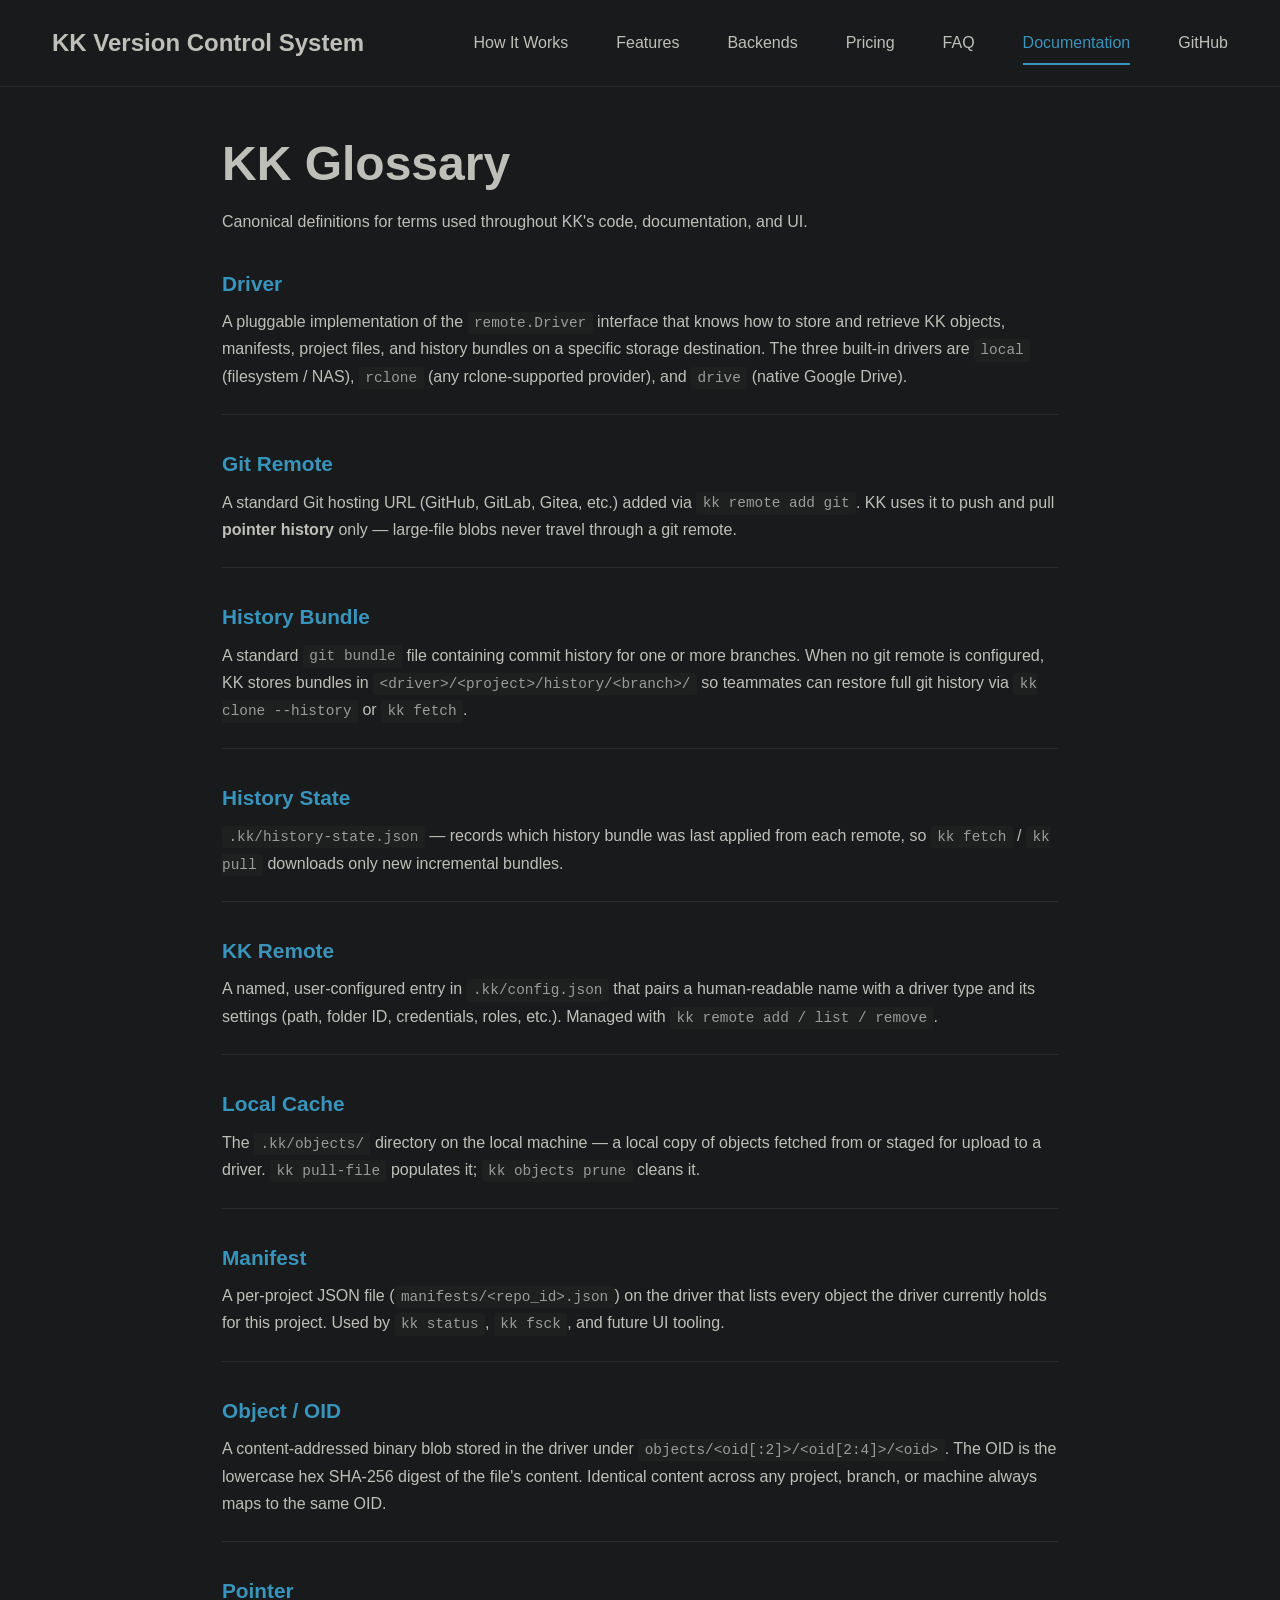
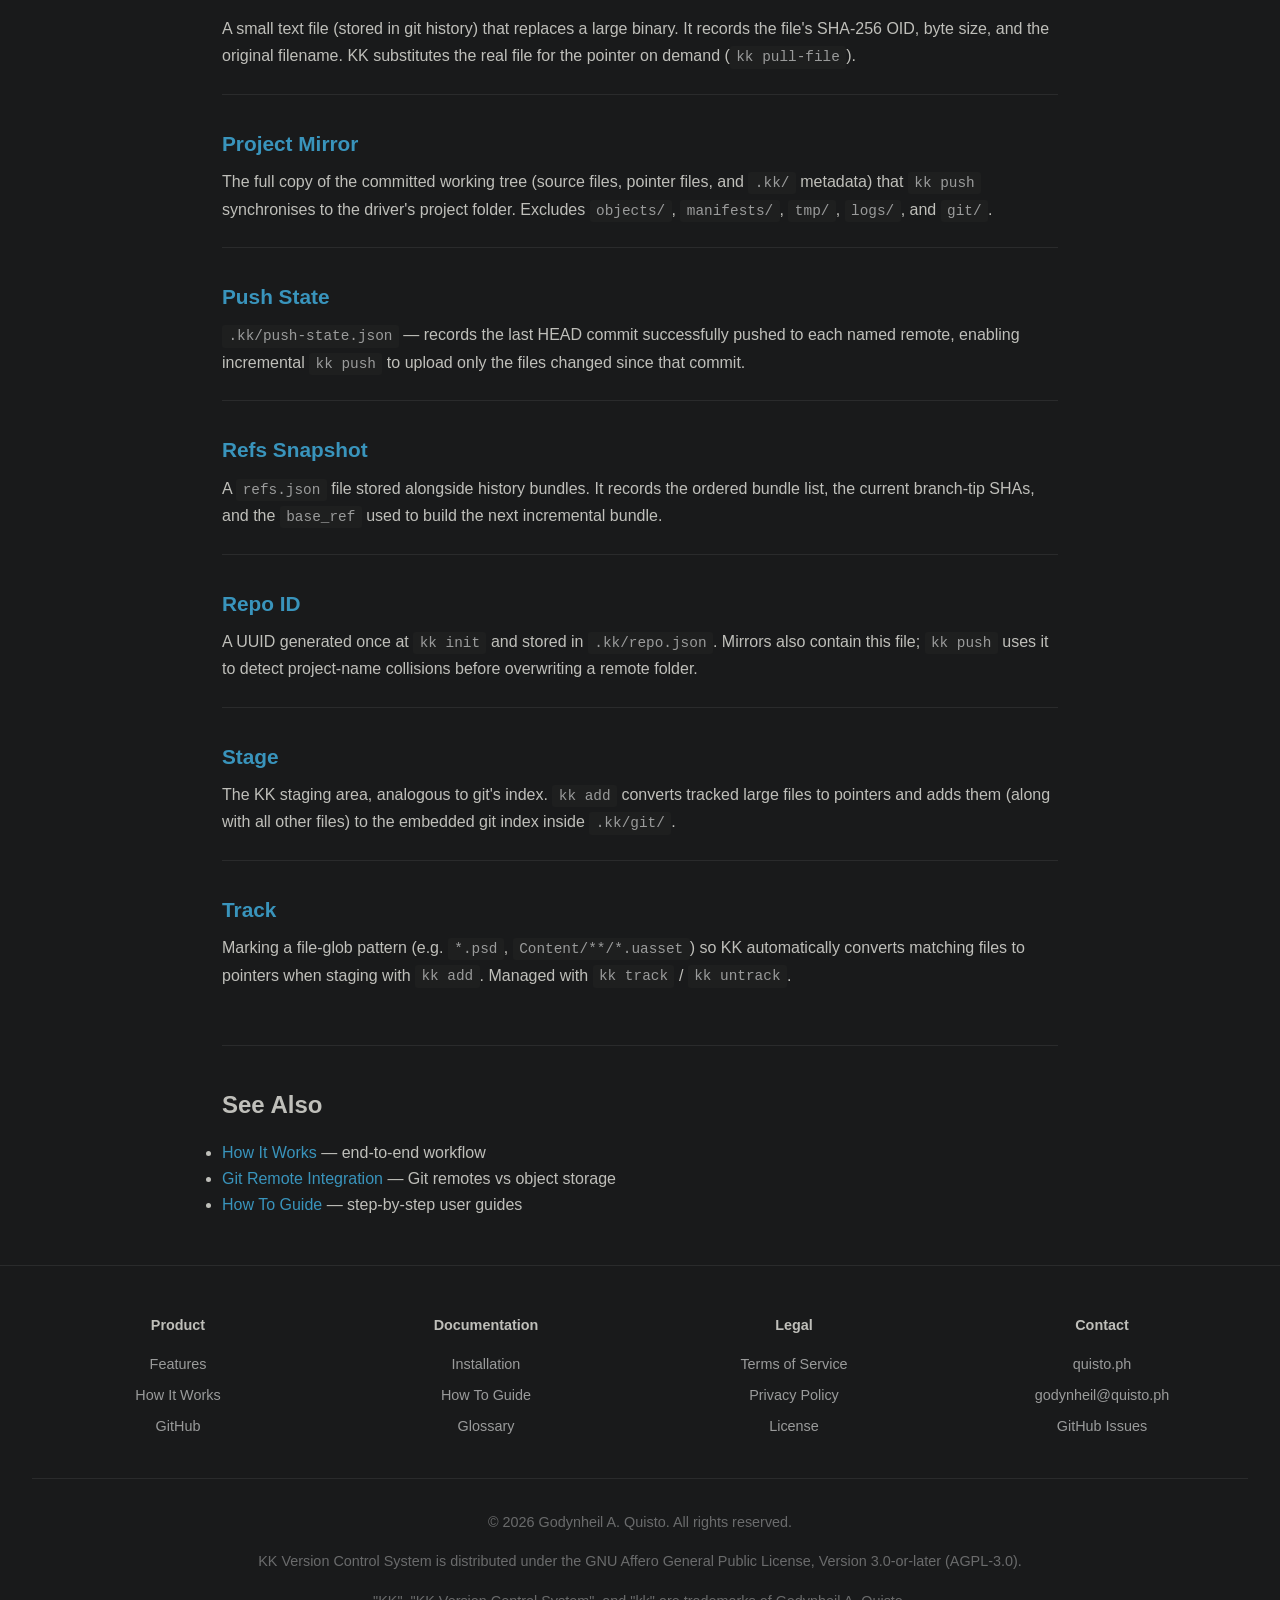
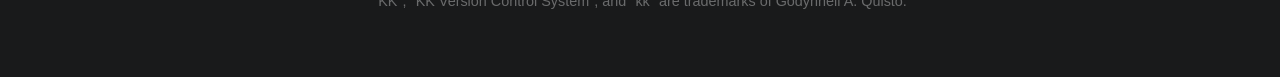
<file: docs/glossary/index.html>
<!doctype html>
<html lang="en">
  <head>
    <meta charset="UTF-8" />
    <meta name="viewport" content="width=device-width, initial-scale=1.0" />
    <meta
      name="description"
      content="KK Glossary - canonical definitions for terms used throughout KK's code, documentation, and UI."
    />
    <meta name="author" content="Godynheil A. Quisto" />
    <meta name="robots" content="index, follow" />
    <meta name="theme-color" content="#191a1b" />
    <link rel="canonical" href="https://kkvcs.com/docs/glossary/" />
    <link rel="icon" href="/icon/favicon.ico" sizes="any" />
    <link
      rel="icon"
      type="image/png"
      sizes="32x32"
      href="/icon/favicon-32x32.png"
    />
    <link
      rel="icon"
      type="image/png"
      sizes="16x16"
      href="/icon/favicon-16x16.png"
    />
    <link rel="apple-touch-icon" href="/icon/apple-touch-icon.png" />
    <link rel="manifest" href="/icon/site.webmanifest" />
    <link rel="prefetch" href="/docs/installation/" />
    <link rel="prefetch" href="/docs/how-to/" />
    <link rel="prefetch" href="/docs/glossary/" />
    <link rel="prefetch" href="/docs/how-it-works/" />
    <link rel="prefetch" href="/docs/git-remote/" />
    <link rel="prefetch" href="/" />
    <link rel="prefetch" href="/docs/" />
    <link rel="stylesheet" href="/css/core.css" />
    <link rel="stylesheet" href="/css/navigation.css" />

    <meta property="og:type" content="article" />
    <meta property="og:title" content="Glossary | KK Version Control System" />
    <meta
      property="og:description"
      content="Canonical definitions for KK terminology."
    />
    <meta property="og:url" content="https://kkvcs.com/docs/glossary/" />
    <meta
      property="og:image"
      content="https://kkvcs.com/icon/android-chrome-512x512.png"
    />
    <meta property="og:site_name" content="KK Version Control System" />
    <meta name="twitter:card" content="summary" />
    <meta name="twitter:title" content="Glossary | KK Version Control System" />
    <meta
      name="twitter:description"
      content="Canonical definitions for KK terminology."
    />
    <meta
      name="twitter:image"
      content="https://kkvcs.com/icon/android-chrome-512x512.png"
    />
    <title>Glossary | KK Version Control System</title>
    <link rel="stylesheet" href="/css/pages/docs-glossary.css" />
    <script src="/js/copy-code.js" defer></script>
    <script src="/js/mobile-nav.js" defer></script>
  </head>
  <body>
    <nav aria-label="Main navigation">
      <div class="container">
        <a href="/" class="logo">KK Version Control System</a>
        <button
          class="nav-toggle"
          aria-expanded="false"
          aria-controls="nav-menu"
          aria-label="Toggle navigation menu">
          <span class="hamburger-icon" aria-hidden="true">
            <span></span>
            <span></span>
            <span></span>
          </span>
          <span class="nav-toggle-text">Menu</span>
        </button>
        <ul id="nav-menu" class="nav-menu">
          <li><a href="/#how-it-works">How It Works</a></li>
          <li><a href="/#features">Features</a></li>
          <li><a href="/#backends">Backends</a></li>
          <li><a href="/#pricing">Pricing</a></li>
          <li><a href="/#faq">FAQ</a></li>
          <li><a href="/docs/" class="active">Documentation</a></li>
          <li>
            <a href="https://github.com/godynheil/kk" rel="noopener noreferrer"
              >GitHub</a
            >
          </li>
        </ul>
      </div>
      <div class="nav-menu-backdrop" aria-hidden="true"></div>
    </nav>

    <main>
      <h1>KK Glossary</h1>
      <p>
        Canonical definitions for terms used throughout KK's code,
        documentation, and UI.
      </p>

      <ul class="term-list">
        <li class="term-item">
          <div class="term-name">Driver</div>
          <div class="term-definition">
            A pluggable implementation of the
            <code>remote.Driver</code> interface that knows how to store and
            retrieve KK objects, manifests, project files, and history bundles
            on a specific storage destination. The three built-in drivers are
            <code>local</code> (filesystem / NAS), <code>rclone</code> (any
            rclone-supported provider), and <code>drive</code> (native Google
            Drive).
          </div>
        </li>

        <li class="term-item">
          <div class="term-name">Git Remote</div>
          <div class="term-definition">
            A standard Git hosting URL (GitHub, GitLab, Gitea, etc.) added via
            <code>kk remote add git</code>. KK uses it to push and pull
            <strong>pointer history</strong> only — large-file blobs never
            travel through a git remote.
          </div>
        </li>

        <li class="term-item">
          <div class="term-name">History Bundle</div>
          <div class="term-definition">
            A standard <code>git bundle</code> file containing commit history
            for one or more branches. When no git remote is configured, KK
            stores bundles in
            <code>&lt;driver&gt;/&lt;project&gt;/history/&lt;branch&gt;/</code>
            so teammates can restore full git history via
            <code>kk clone --history</code> or <code>kk fetch</code>.
          </div>
        </li>

        <li class="term-item">
          <div class="term-name">History State</div>
          <div class="term-definition">
            <code>.kk/history-state.json</code> — records which history bundle
            was last applied from each remote, so <code>kk fetch</code> /
            <code>kk pull</code>
            downloads only new incremental bundles.
          </div>
        </li>

        <li class="term-item">
          <div class="term-name">KK Remote</div>
          <div class="term-definition">
            A named, user-configured entry in <code>.kk/config.json</code> that
            pairs a human-readable name with a driver type and its settings
            (path, folder ID, credentials, roles, etc.). Managed with
            <code>kk remote add / list / remove</code>.
          </div>
        </li>

        <li class="term-item">
          <div class="term-name">Local Cache</div>
          <div class="term-definition">
            The <code>.kk/objects/</code> directory on the local machine — a
            local copy of objects fetched from or staged for upload to a driver.
            <code>kk pull-file</code> populates it;
            <code>kk objects prune</code>
            cleans it.
          </div>
        </li>

        <li class="term-item">
          <div class="term-name">Manifest</div>
          <div class="term-definition">
            A per-project JSON file
            (<code>manifests/&lt;repo_id&gt;.json</code>) on the driver that
            lists every object the driver currently holds for this project. Used
            by <code>kk status</code>, <code>kk fsck</code>, and future UI
            tooling.
          </div>
        </li>

        <li class="term-item">
          <div class="term-name">Object / OID</div>
          <div class="term-definition">
            A content-addressed binary blob stored in the driver under
            <code>objects/&lt;oid[:2]&gt;/&lt;oid[2:4]&gt;/&lt;oid&gt;</code>.
            The OID is the lowercase hex SHA-256 digest of the file's content.
            Identical content across any project, branch, or machine always maps
            to the same OID.
          </div>
        </li>

        <li class="term-item">
          <div class="term-name">Pointer</div>
          <div class="term-definition">
            A small text file (stored in git history) that replaces a large
            binary. It records the file's SHA-256 OID, byte size, and the
            original filename. KK substitutes the real file for the pointer on
            demand (<code>kk pull-file</code>).
          </div>
        </li>

        <li class="term-item">
          <div class="term-name">Project Mirror</div>
          <div class="term-definition">
            The full copy of the committed working tree (source files, pointer
            files, and <code>.kk/</code> metadata) that
            <code>kk push</code> synchronises to the driver's project folder.
            Excludes <code>objects/</code>, <code>manifests/</code>,
            <code>tmp/</code>, <code>logs/</code>, and <code>git/</code>.
          </div>
        </li>

        <li class="term-item">
          <div class="term-name">Push State</div>
          <div class="term-definition">
            <code>.kk/push-state.json</code> — records the last HEAD commit
            successfully pushed to each named remote, enabling incremental
            <code>kk push</code> to upload only the files changed since that
            commit.
          </div>
        </li>

        <li class="term-item">
          <div class="term-name">Refs Snapshot</div>
          <div class="term-definition">
            A <code>refs.json</code> file stored alongside history bundles. It
            records the ordered bundle list, the current branch-tip SHAs, and
            the <code>base_ref</code> used to build the next incremental bundle.
          </div>
        </li>

        <li class="term-item">
          <div class="term-name">Repo ID</div>
          <div class="term-definition">
            A UUID generated once at <code>kk init</code> and stored in
            <code>.kk/repo.json</code>. Mirrors also contain this file;
            <code>kk push</code> uses it to detect project-name collisions
            before overwriting a remote folder.
          </div>
        </li>

        <li class="term-item">
          <div class="term-name">Stage</div>
          <div class="term-definition">
            The KK staging area, analogous to git's index.
            <code>kk add</code> converts tracked large files to pointers and
            adds them (along with all other files) to the embedded git index
            inside <code>.kk/git/</code>.
          </div>
        </li>

        <li class="term-item">
          <div class="term-name">Track</div>
          <div class="term-definition">
            Marking a file-glob pattern (e.g. <code>*.psd</code>,
            <code>Content/**/*.uasset</code>) so KK automatically converts
            matching files to pointers when staging with <code>kk add</code>.
            Managed with <code>kk track</code> / <code>kk untrack</code>.
          </div>
        </li>
      </ul>

      <hr />

      <h2>See Also</h2>

      <ul>
        <li>
          <a href="/docs/how-it-works/">How It Works</a> — end-to-end workflow
        </li>
        <li>
          <a href="/docs/git-remote/">Git Remote Integration</a> — Git remotes
          vs object storage
        </li>
        <li>
          <a href="/docs/how-to/">How To Guide</a> — step-by-step user guides
        </li>
      </ul>
    </main>

    <footer>
      <div class="footer-content">
        <div class="footer-section">
          <h4>Product</h4>
          <ul>
            <li><a href="/#features">Features</a></li>
            <li><a href="/#how-it-works">How It Works</a></li>
            <li><a href="https://github.com/godynheil/kk">GitHub</a></li>
          </ul>
        </div>
        <div class="footer-section">
          <h4>Documentation</h4>
          <ul>
            <li><a href="/docs/installation/">Installation</a></li>
            <li><a href="/docs/how-to/">How To Guide</a></li>
            <li><a href="/docs/glossary/">Glossary</a></li>
          </ul>
        </div>
        <div class="footer-section">
          <h4>Legal</h4>
          <ul>
            <li><a href="/terms-of-service/">Terms of Service</a></li>
            <li><a href="/privacy-policy/">Privacy Policy</a></li>
            <li><a href="/license/">License</a></li>
          </ul>
        </div>
        <div class="footer-section">
          <h4>Contact</h4>
          <ul>
            <li>
              <a href="https://quisto.ph" rel="noopener noreferrer">quisto.ph</a>
            </li>
            <li>
              <a href="mailto:godynheil@quisto.ph">godynheil@quisto.ph</a>
            </li>
            <li>
              <a href="https://github.com/godynheil/kk/issues">GitHub Issues</a>
            </li>
          </ul>
        </div>
      </div>
      <div class="footer-bottom">
        <p>&copy; 2026 Godynheil A. Quisto. All rights reserved.</p>
        <p>
          KK Version Control System is distributed under the GNU Affero General Public License, Version 3.0-or-later (AGPL-3.0).
        </p>
        <p>
          "KK", "KK Version Control System", and "kk" are trademarks of
          Godynheil A. Quisto.
        </p>
      </div>
    </footer>
  </body>
</html>
</file>
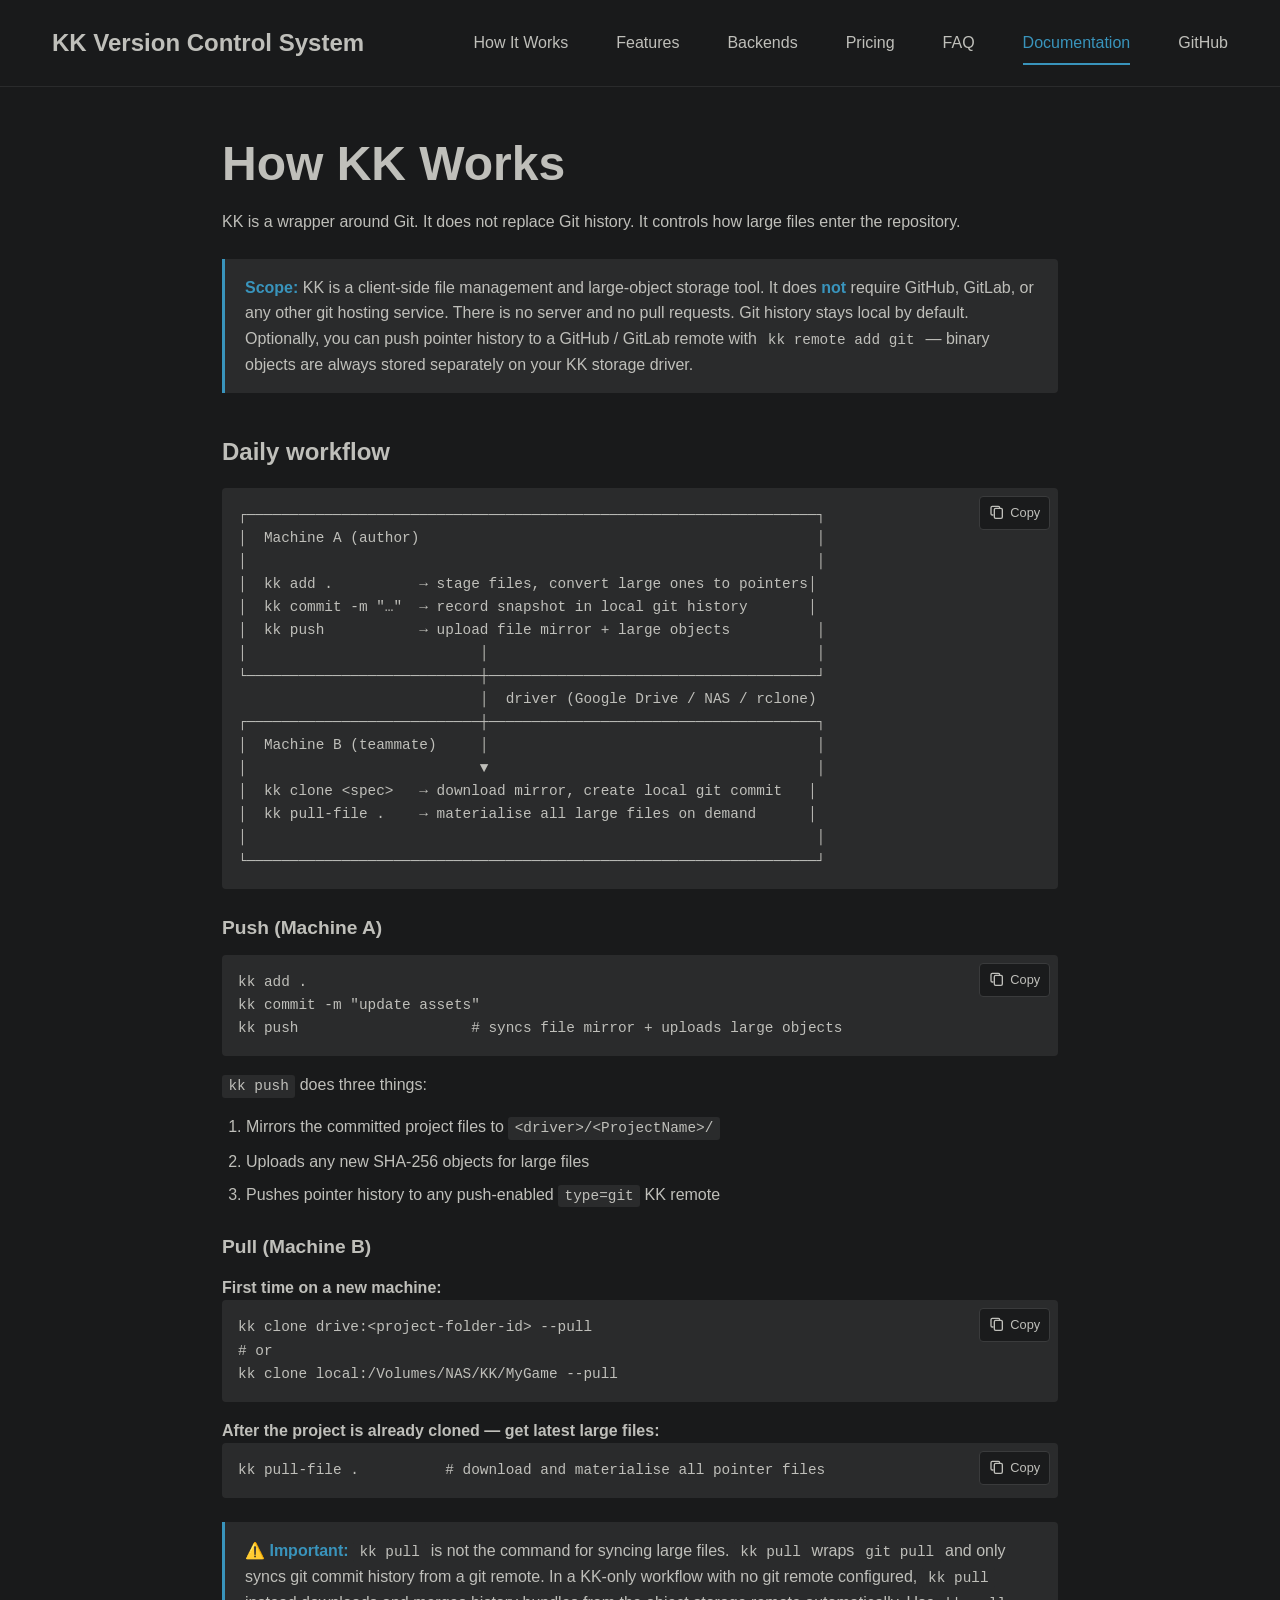
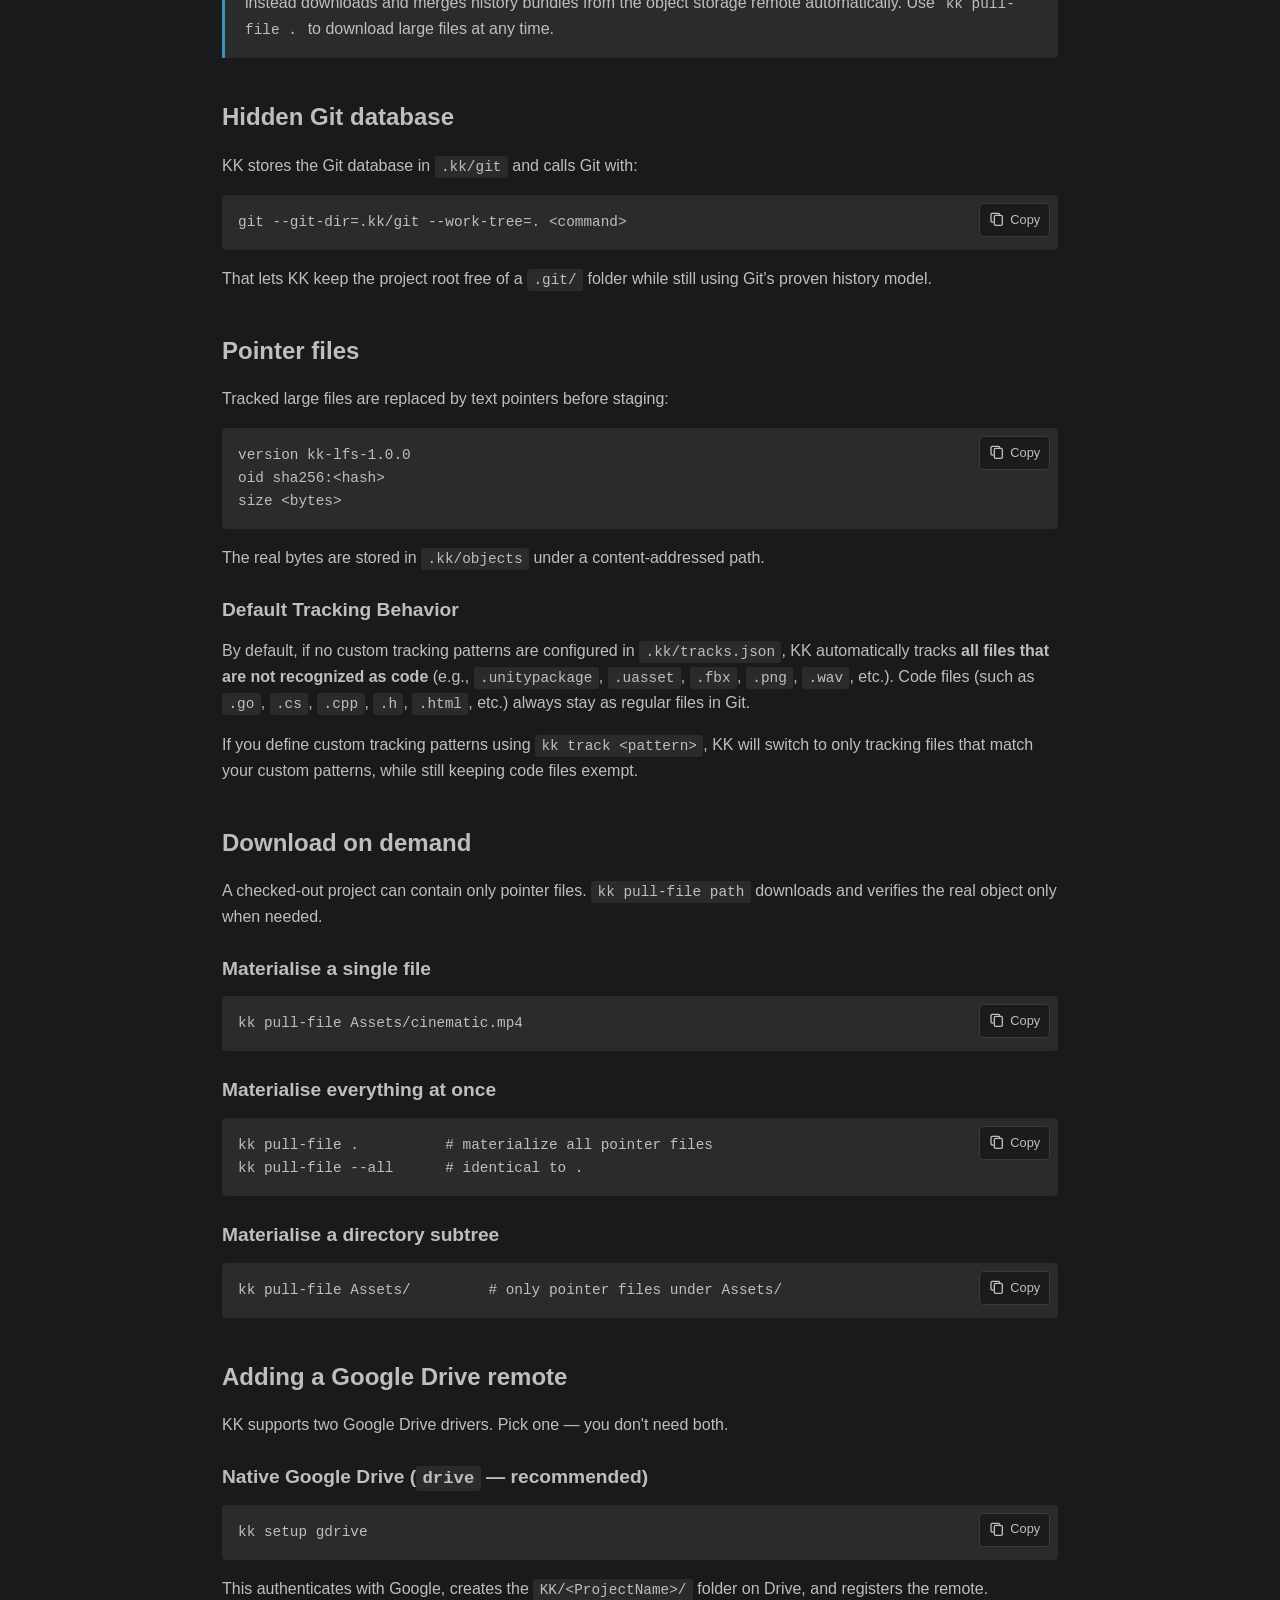
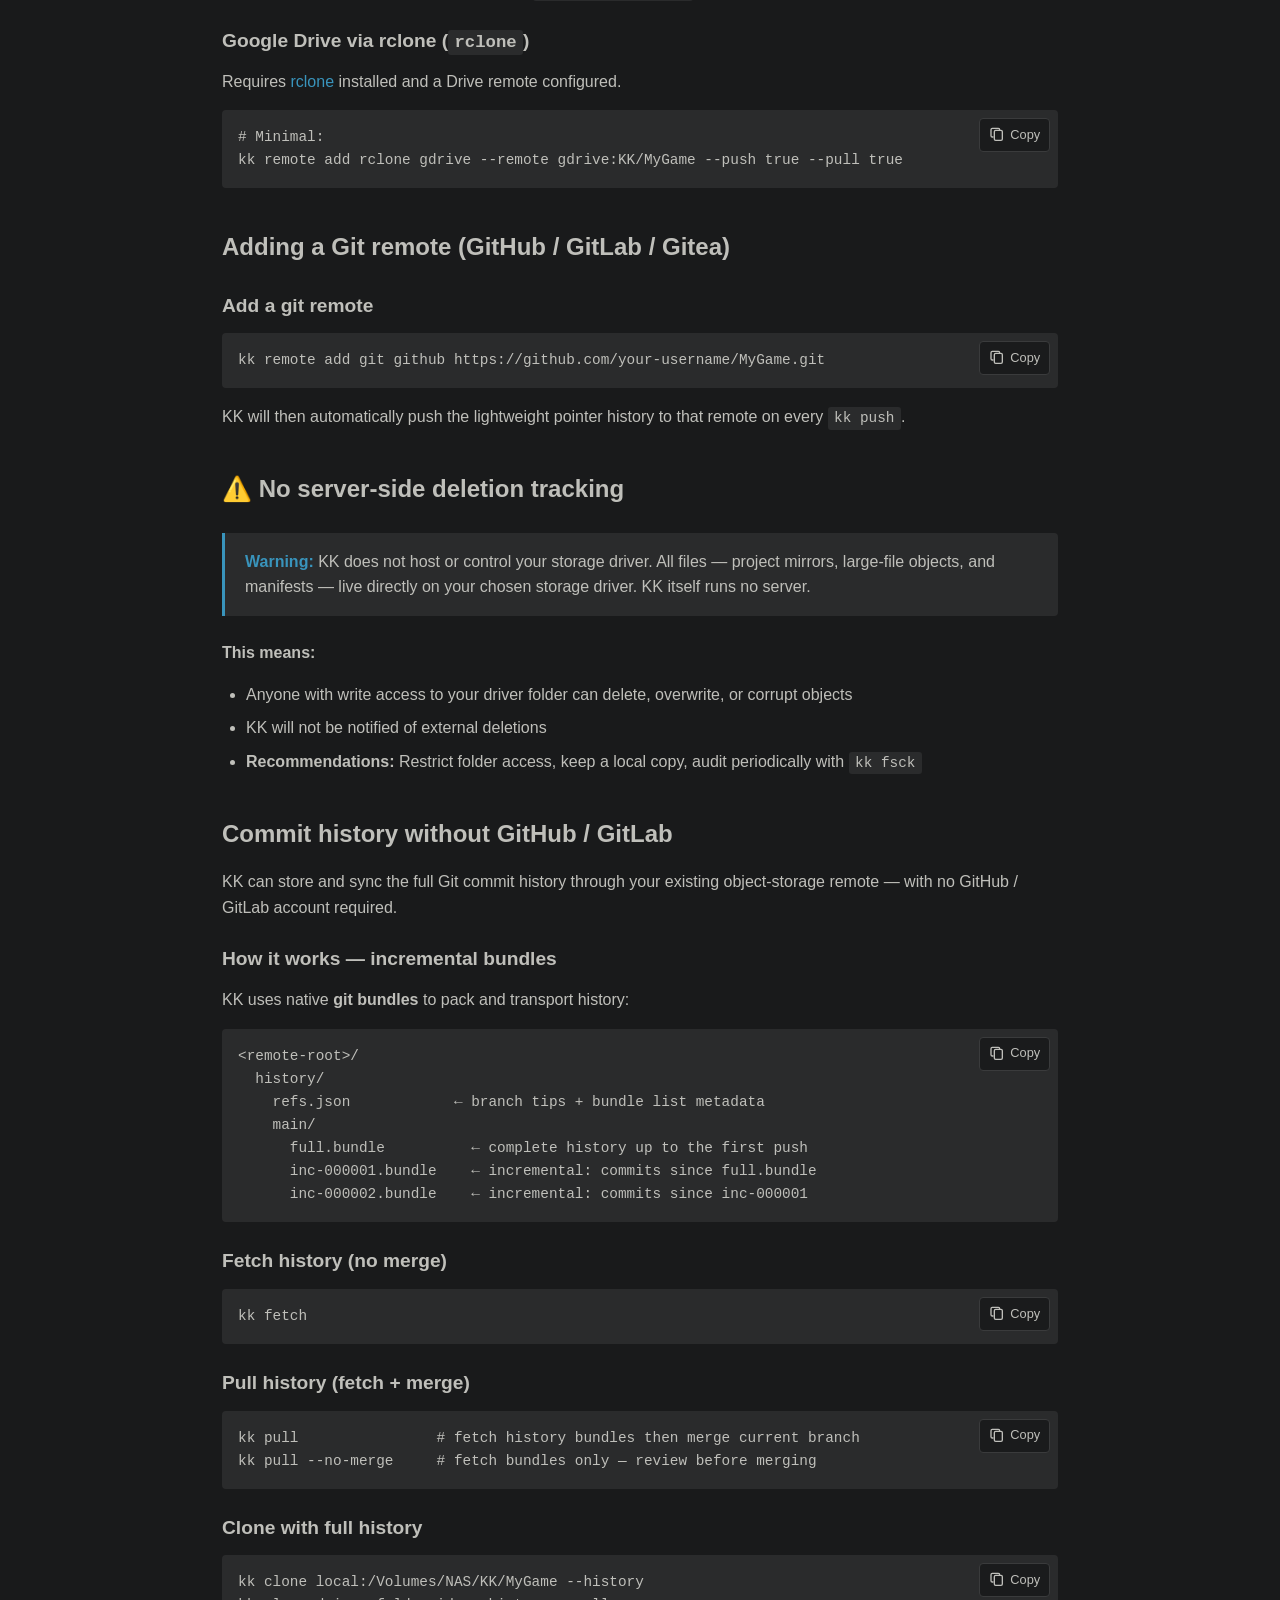
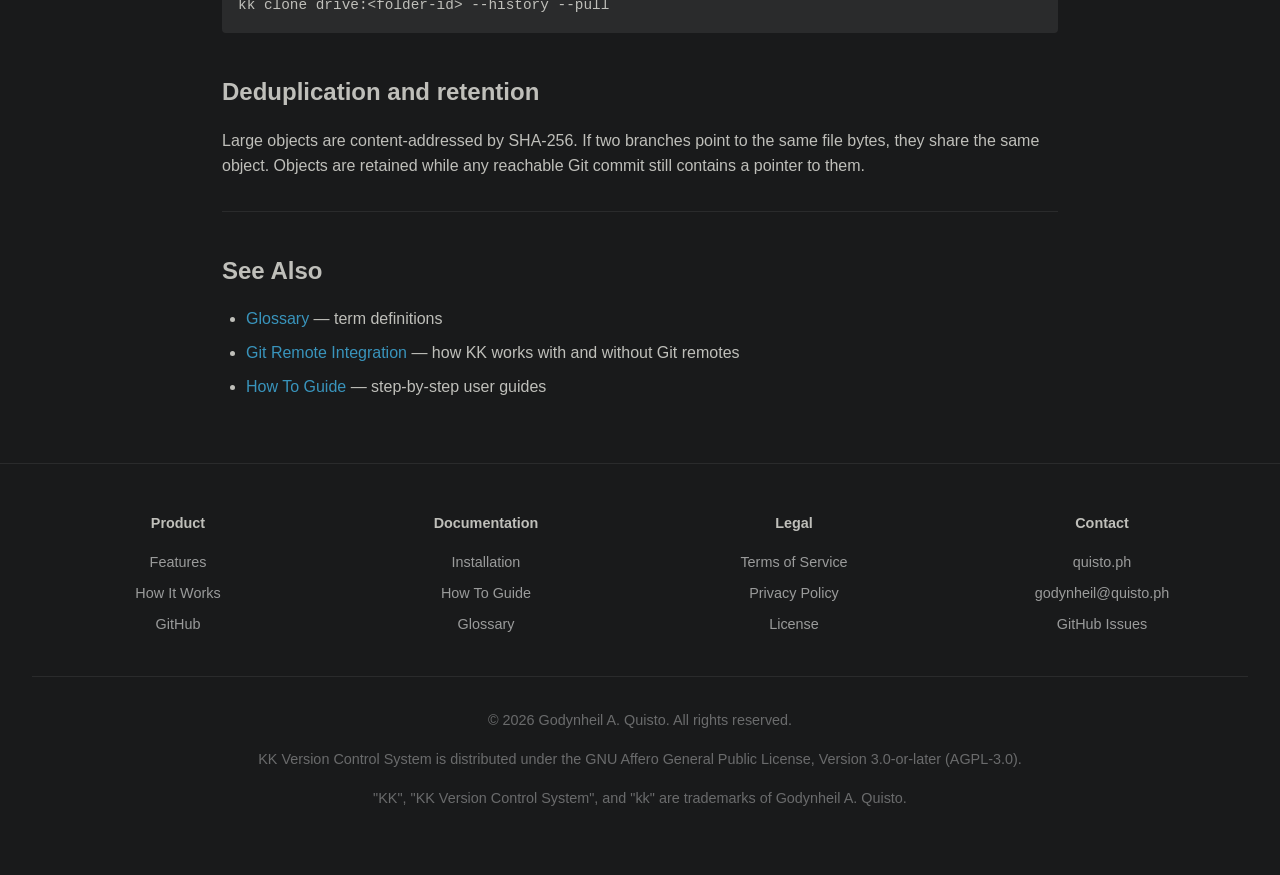
<file: docs/how-it-works/index.html>
<!doctype html>
<html lang="en">
  <head>
    <meta charset="UTF-8" />
    <meta name="viewport" content="width=device-width, initial-scale=1.0" />
    <meta
      name="description"
      content="How KK works - technical internals of the hidden Git database, pointer files, object storage, and clone mechanics."
    />
    <meta name="author" content="Godynheil A. Quisto" />
    <meta name="robots" content="index, follow" />
    <meta name="theme-color" content="#191a1b" />
    <link rel="canonical" href="https://kkvcs.com/docs/how-it-works/" />
    <link rel="icon" href="/icon/favicon.ico" sizes="any" />
    <link
      rel="icon"
      type="image/png"
      sizes="32x32"
      href="/icon/favicon-32x32.png"
    />
    <link
      rel="icon"
      type="image/png"
      sizes="16x16"
      href="/icon/favicon-16x16.png"
    />
    <link rel="apple-touch-icon" href="/icon/apple-touch-icon.png" />
    <link rel="manifest" href="/icon/site.webmanifest" />
    <link rel="prefetch" href="/docs/installation/" />
    <link rel="prefetch" href="/docs/how-to/" />
    <link rel="prefetch" href="/docs/glossary/" />
    <link rel="prefetch" href="/docs/how-it-works/" />
    <link rel="prefetch" href="/docs/git-remote/" />
    <link rel="prefetch" href="/" />
    <link rel="prefetch" href="/docs/" />
    <link rel="stylesheet" href="/css/core.css" />
    <link rel="stylesheet" href="/css/navigation.css" />
    <meta property="og:type" content="article" />
    <meta
      property="og:title"
      content="How It Works | KK Version Control System"
    />
    <meta
      property="og:description"
      content="Technical internals of KK's architecture and workflow."
    />
    <meta property="og:url" content="https://kkvcs.com/docs/how-it-works/" />
    <meta
      property="og:image"
      content="https://kkvcs.com/icon/android-chrome-512x512.png"
    />
    <meta property="og:site_name" content="KK Version Control System" />
    <meta name="twitter:card" content="summary" />
    <meta
      name="twitter:title"
      content="How It Works | KK Version Control System"
    />
    <meta
      name="twitter:description"
      content="Technical internals of KK's architecture and workflow."
    />
    <meta
      name="twitter:image"
      content="https://kkvcs.com/icon/android-chrome-512x512.png"
    />
    <title>How It Works | KK Version Control System</title>
    <link rel="stylesheet" href="/css/pages/docs-how-it-works.css" />
    <script src="/js/copy-code.js" defer></script>
    <script src="/js/mobile-nav.js" defer></script>
  </head>
  <body>
    <a href="#main-content" class="skip-link">Skip to main content</a>
    <nav aria-label="Main navigation">
      <div class="container">
        <a href="/" class="logo">KK Version Control System</a>
        <button
          class="nav-toggle"
          aria-expanded="false"
          aria-controls="nav-menu"
          aria-label="Toggle navigation menu"
        >
          <span class="hamburger-icon" aria-hidden="true">
            <span></span>
            <span></span>
            <span></span>
          </span>
          <span class="nav-toggle-text">Menu</span>
        </button>
        <ul id="nav-menu" class="nav-menu">
          <li><a href="/#how-it-works">How It Works</a></li>
          <li><a href="/#features">Features</a></li>
          <li><a href="/#backends">Backends</a></li>
          <li><a href="/#pricing">Pricing</a></li>
          <li><a href="/#faq">FAQ</a></li>
          <li><a href="/docs/" class="active">Documentation</a></li>
          <li>
            <a href="https://github.com/godynheil/kk" rel="noopener noreferrer"
              >GitHub</a
            >
          </li>
        </ul>
      </div>
      <div class="nav-menu-backdrop" aria-hidden="true"></div>
    </nav>

    <main id="main-content">
      <h1>How KK Works</h1>
      <p>
        KK is a wrapper around Git. It does not replace Git history. It controls
        how large files enter the repository.
      </p>

      <div class="info-box">
        <strong>Scope:</strong> KK is a client-side file management and
        large-object storage tool. It does <strong>not</strong> require GitHub,
        GitLab, or any other git hosting service. There is no server and no pull
        requests. Git history stays local by default. Optionally, you can push
        pointer history to a GitHub / GitLab remote with
        <code>kk remote add git</code> — binary objects are always stored
        separately on your KK storage driver.
      </div>

      <h2>Daily workflow</h2>

      <pre><code>┌──────────────────────────────────────────────────────────────────┐
│  Machine A (author)                                              │
│                                                                  │
│  kk add .          → stage files, convert large ones to pointers│
│  kk commit -m "…"  → record snapshot in local git history       │
│  kk push           → upload file mirror + large objects          │
│                           │                                      │
└───────────────────────────┼──────────────────────────────────────┘
                            │  driver (Google Drive / NAS / rclone)
┌───────────────────────────┼──────────────────────────────────────┐
│  Machine B (teammate)     │                                      │
│                           ▼                                      │
│  kk clone &lt;spec&gt;   → download mirror, create local git commit   │
│  kk pull-file .    → materialise all large files on demand      │
│                                                                  │
└──────────────────────────────────────────────────────────────────┘</code></pre>

      <h3>Push (Machine A)</h3>
      <pre><code>kk add .
kk commit -m "update assets"
kk push                    # syncs file mirror + uploads large objects</code></pre>

      <p><code>kk push</code> does three things:</p>
      <ol>
        <li>
          Mirrors the committed project files to
          <code>&lt;driver&gt;/&lt;ProjectName&gt;/</code>
        </li>
        <li>Uploads any new SHA-256 objects for large files</li>
        <li>
          Pushes pointer history to any push-enabled <code>type=git</code> KK
          remote
        </li>
      </ol>

      <h3>Pull (Machine B)</h3>

      <h4>First time on a new machine:</h4>
      <pre><code>kk clone drive:&lt;project-folder-id&gt; --pull
# or
kk clone local:/Volumes/NAS/KK/MyGame --pull</code></pre>

      <h4>After the project is already cloned — get latest large files:</h4>
      <pre><code>kk pull-file .          # download and materialise all pointer files</code></pre>

      <div class="info-box">
        <strong>⚠️ Important:</strong> <code>kk pull</code> is not the command
        for syncing large files. <code>kk pull</code> wraps
        <code>git pull</code> and only syncs git commit history from a git
        remote. In a KK-only workflow with no git remote configured,
        <code>kk pull</code> instead downloads and merges history bundles from
        the object storage remote automatically. Use
        <code>kk pull-file .</code> to download large files at any time.
      </div>

      <h2>Hidden Git database</h2>

      <p>
        KK stores the Git database in <code>.kk/git</code> and calls Git with:
      </p>

      <pre><code>git --git-dir=.kk/git --work-tree=. &lt;command&gt;</code></pre>

      <p>
        That lets KK keep the project root free of a <code>.git/</code> folder
        while still using Git's proven history model.
      </p>

      <h2>Pointer files</h2>

      <p>Tracked large files are replaced by text pointers before staging:</p>

      <pre><code>version kk-lfs-1.0.0
oid sha256:&lt;hash&gt;
size &lt;bytes&gt;</code></pre>

      <p>
        The real bytes are stored in <code>.kk/objects</code> under a
        content-addressed path.
      </p>

      <h3>Default Tracking Behavior</h3>
      <p>
        By default, if no custom tracking patterns are configured in <code>.kk/tracks.json</code>, KK automatically tracks <strong>all files that are not recognized as code</strong> (e.g., <code>.unitypackage</code>, <code>.uasset</code>, <code>.fbx</code>, <code>.png</code>, <code>.wav</code>, etc.). Code files (such as <code>.go</code>, <code>.cs</code>, <code>.cpp</code>, <code>.h</code>, <code>.html</code>, etc.) always stay as regular files in Git.
      </p>
      <p>
        If you define custom tracking patterns using <code>kk track &lt;pattern&gt;</code>, KK will switch to only tracking files that match your custom patterns, while still keeping code files exempt.
      </p>

      <h2>Download on demand</h2>

      <p>
        A checked-out project can contain only pointer files.
        <code>kk pull-file path</code> downloads and verifies the real object
        only when needed.
      </p>

      <h3>Materialise a single file</h3>
      <pre><code>kk pull-file Assets/cinematic.mp4</code></pre>

      <h3>Materialise everything at once</h3>
      <pre><code>kk pull-file .          # materialize all pointer files
kk pull-file --all      # identical to .</code></pre>

      <h3>Materialise a directory subtree</h3>
      <pre><code>kk pull-file Assets/         # only pointer files under Assets/</code></pre>

      <h2>Adding a Google Drive remote</h2>

      <p>
        KK supports two Google Drive drivers. Pick one — you don't need both.
      </p>

      <h3>Native Google Drive (<code>drive</code> — recommended)</h3>

      <pre><code>kk setup gdrive</code></pre>

      <p>
        This authenticates with Google, creates the
        <code>KK/&lt;ProjectName&gt;/</code> folder on Drive, and registers the
        remote.
      </p>

      <h3>Google Drive via rclone (<code>rclone</code>)</h3>

      <p>
        Requires <a href="https://rclone.org">rclone</a> installed and a Drive
        remote configured.
      </p>

      <pre><code># Minimal:
kk remote add rclone gdrive --remote gdrive:KK/MyGame --push true --pull true</code></pre>

      <h2>Adding a Git remote (GitHub / GitLab / Gitea)</h2>

      <h3>Add a git remote</h3>
      <pre><code>kk remote add git github https://github.com/your-username/MyGame.git</code></pre>

      <p>
        KK will then automatically push the lightweight pointer history to that
        remote on every <code>kk push</code>.
      </p>

      <h2>⚠️ No server-side deletion tracking</h2>

      <div class="info-box">
        <strong>Warning:</strong> KK does not host or control your storage
        driver. All files — project mirrors, large-file objects, and manifests —
        live directly on your chosen storage driver. KK itself runs no server.
      </div>

      <p><strong>This means:</strong></p>
      <ul>
        <li>
          Anyone with write access to your driver folder can delete, overwrite,
          or corrupt objects
        </li>
        <li>KK will not be notified of external deletions</li>
        <li>
          <strong>Recommendations:</strong> Restrict folder access, keep a local
          copy, audit periodically with <code>kk fsck</code>
        </li>
      </ul>

      <h2>Commit history without GitHub / GitLab</h2>

      <p>
        KK can store and sync the full Git commit history through your existing
        object-storage remote — with no GitHub / GitLab account required.
      </p>

      <h3>How it works — incremental bundles</h3>

      <p>
        KK uses native <strong>git bundles</strong> to pack and transport
        history:
      </p>

      <pre><code>&lt;remote-root&gt;/
  history/
    refs.json            ← branch tips + bundle list metadata
    main/
      full.bundle          ← complete history up to the first push
      inc-000001.bundle    ← incremental: commits since full.bundle
      inc-000002.bundle    ← incremental: commits since inc-000001</code></pre>

      <h3>Fetch history (no merge)</h3>
      <pre><code>kk fetch</code></pre>

      <h3>Pull history (fetch + merge)</h3>
      <pre><code>kk pull                # fetch history bundles then merge current branch
kk pull --no-merge     # fetch bundles only — review before merging</code></pre>

      <h3>Clone with full history</h3>
      <pre><code>kk clone local:/Volumes/NAS/KK/MyGame --history
kk clone drive:&lt;folder-id&gt; --history --pull</code></pre>

      <h2>Deduplication and retention</h2>

      <p>
        Large objects are content-addressed by SHA-256. If two branches point to
        the same file bytes, they share the same object. Objects are retained
        while any reachable Git commit still contains a pointer to them.
      </p>

      <hr />

      <h2>See Also</h2>

      <ul>
        <li><a href="/docs/glossary/">Glossary</a> — term definitions</li>
        <li>
          <a href="/docs/git-remote/">Git Remote Integration</a> — how KK works
          with and without Git remotes
        </li>
        <li>
          <a href="/docs/how-to/">How To Guide</a> — step-by-step user guides
        </li>
      </ul>
    </main>

    <footer>
      <div class="footer-content">
        <div class="footer-section">
          <h4>Product</h4>
          <ul>
            <li><a href="/#features">Features</a></li>
            <li><a href="/#how-it-works">How It Works</a></li>
            <li><a href="https://github.com/godynheil/kk">GitHub</a></li>
          </ul>
        </div>
        <div class="footer-section">
          <h4>Documentation</h4>
          <ul>
            <li><a href="/docs/installation/">Installation</a></li>
            <li><a href="/docs/how-to/">How To Guide</a></li>
            <li><a href="/docs/glossary/">Glossary</a></li>
          </ul>
        </div>
        <div class="footer-section">
          <h4>Legal</h4>
          <ul>
            <li><a href="/terms-of-service/">Terms of Service</a></li>
            <li><a href="/privacy-policy/">Privacy Policy</a></li>
            <li><a href="/license/">License</a></li>
          </ul>
        </div>
        <div class="footer-section">
          <h4>Contact</h4>
          <ul>
            <li>
              <a href="https://quisto.ph" rel="noopener noreferrer">quisto.ph</a>
            </li>
            <li>
              <a href="mailto:godynheil@quisto.ph">godynheil@quisto.ph</a>
            </li>
            <li>
              <a href="https://github.com/godynheil/kk/issues">GitHub Issues</a>
            </li>
          </ul>
        </div>
      </div>
      <div class="footer-bottom">
        <p>&copy; 2026 Godynheil A. Quisto. All rights reserved.</p>
        <p>
          KK Version Control System is distributed under the GNU Affero General Public License, Version 3.0-or-later (AGPL-3.0).
        </p>
        <p>
          "KK", "KK Version Control System", and "kk" are trademarks of
          Godynheil A. Quisto.
        </p>
      </div>
    </footer>
  </body>
</html>
</file>
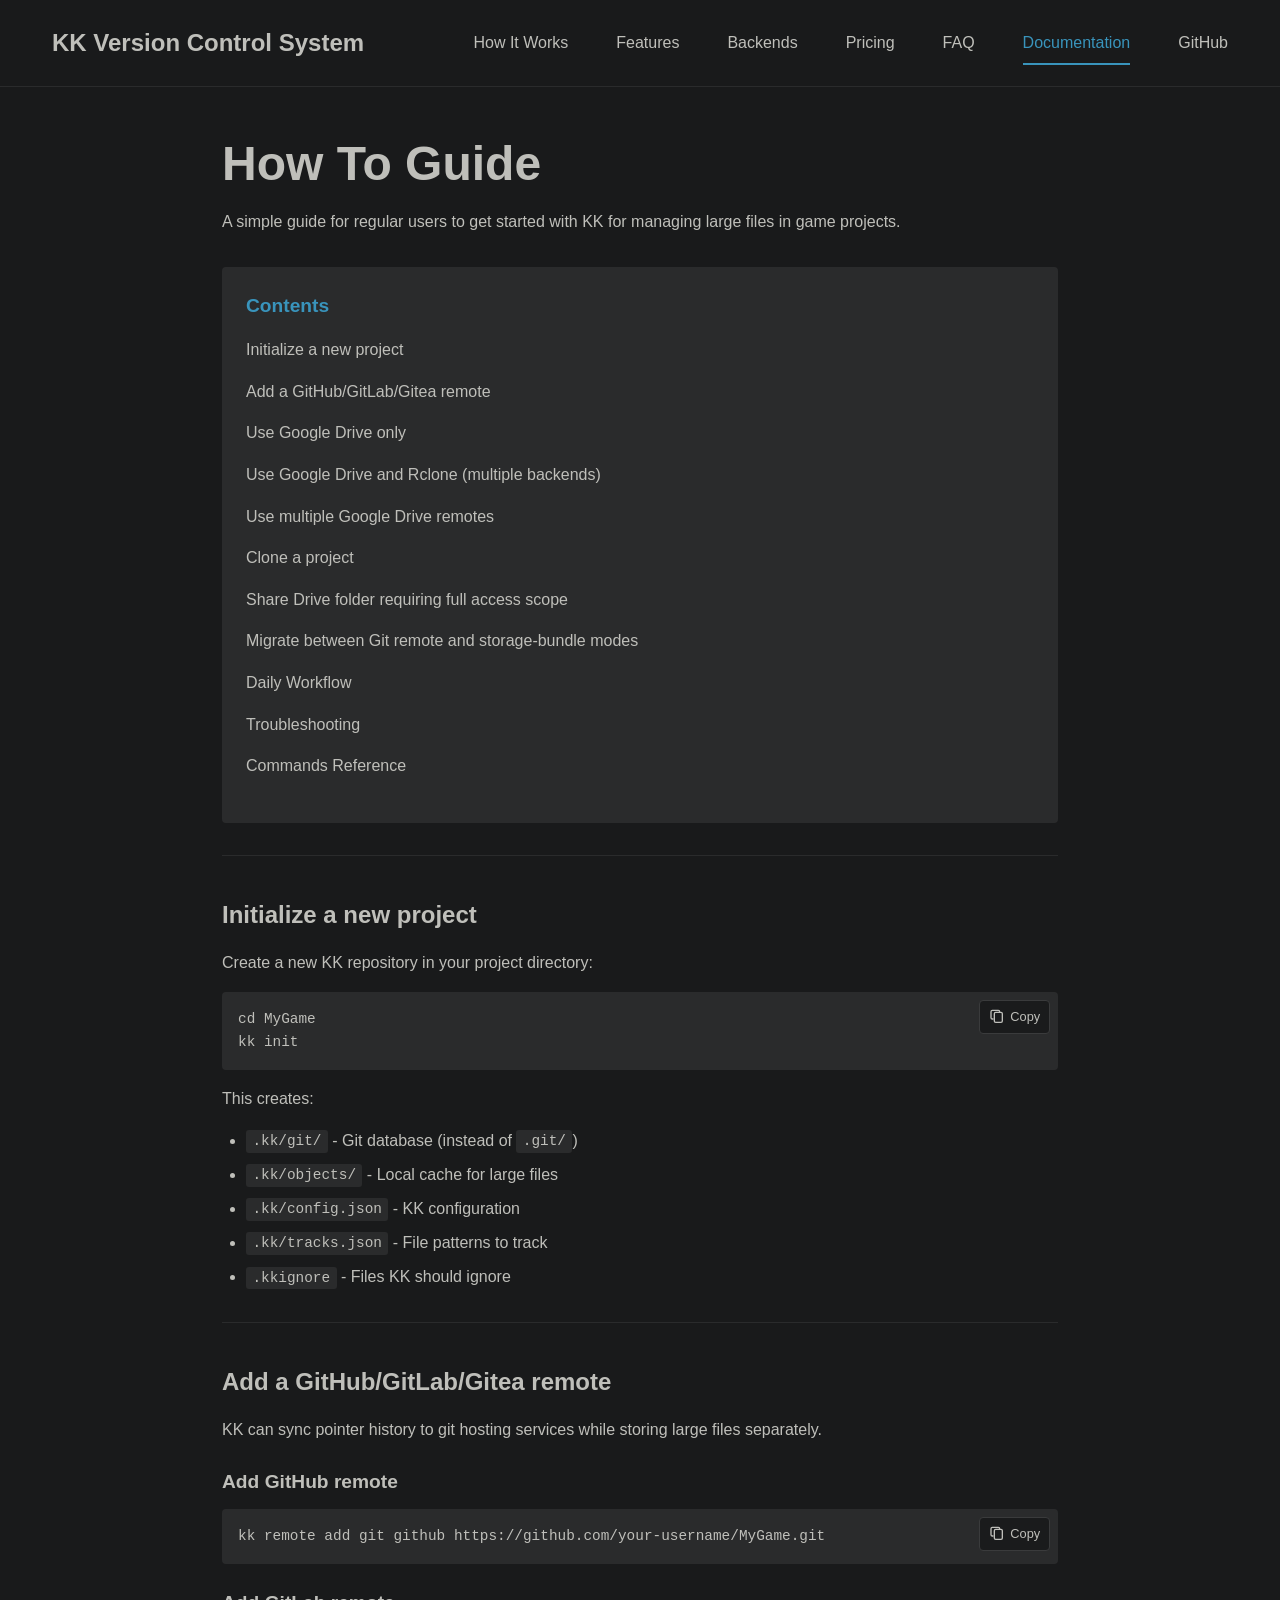
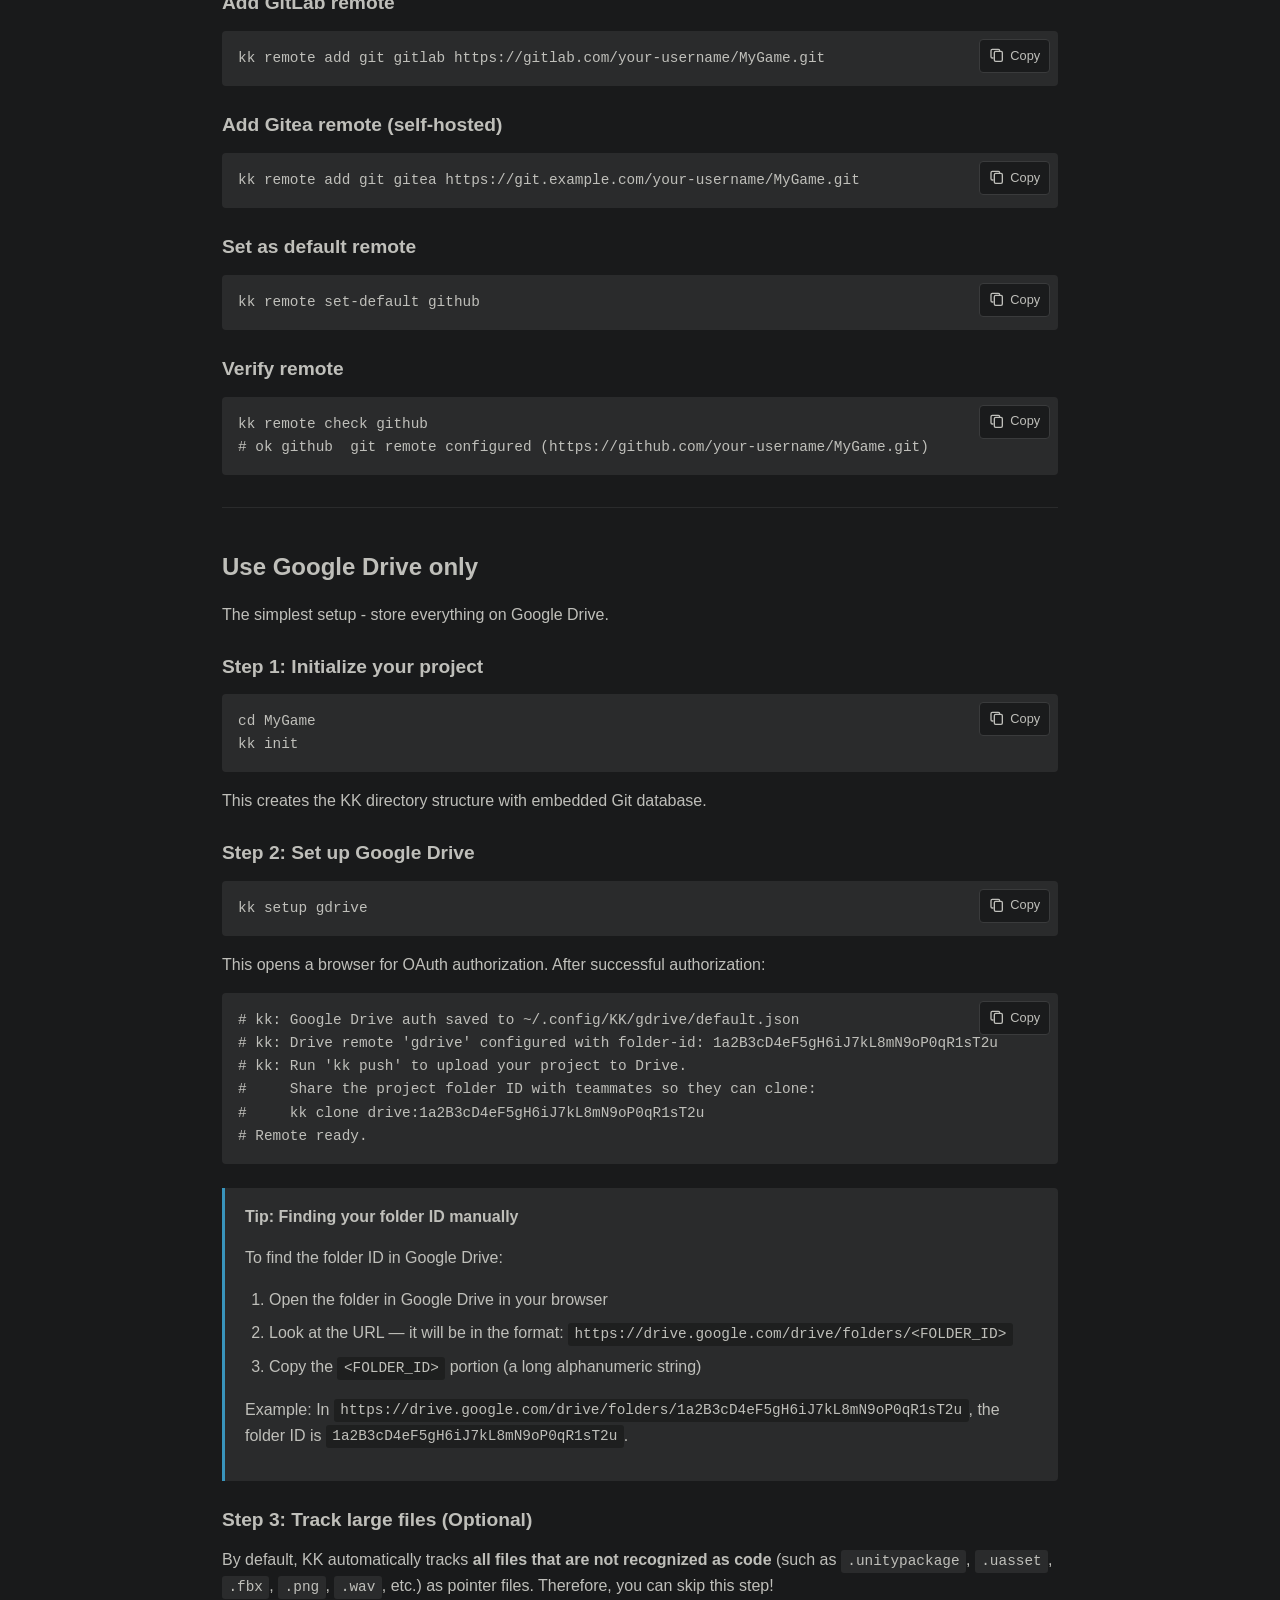
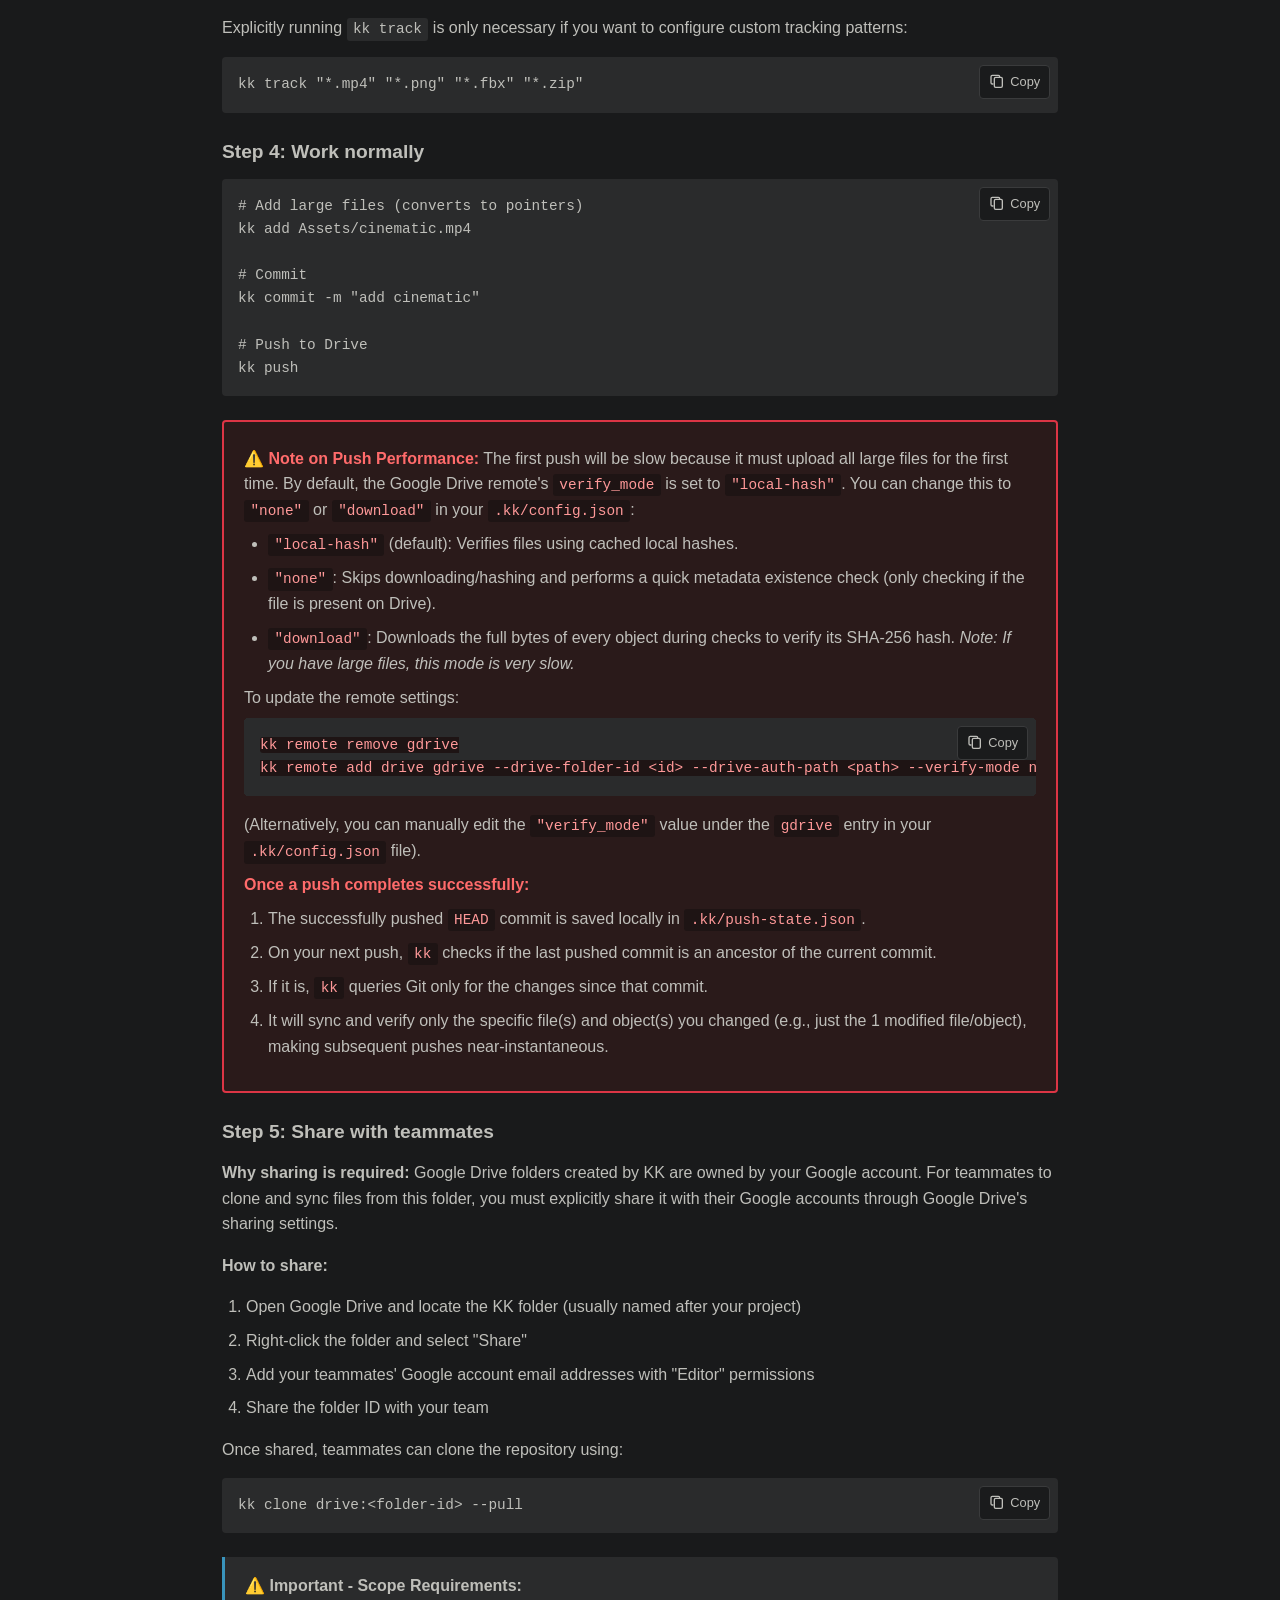
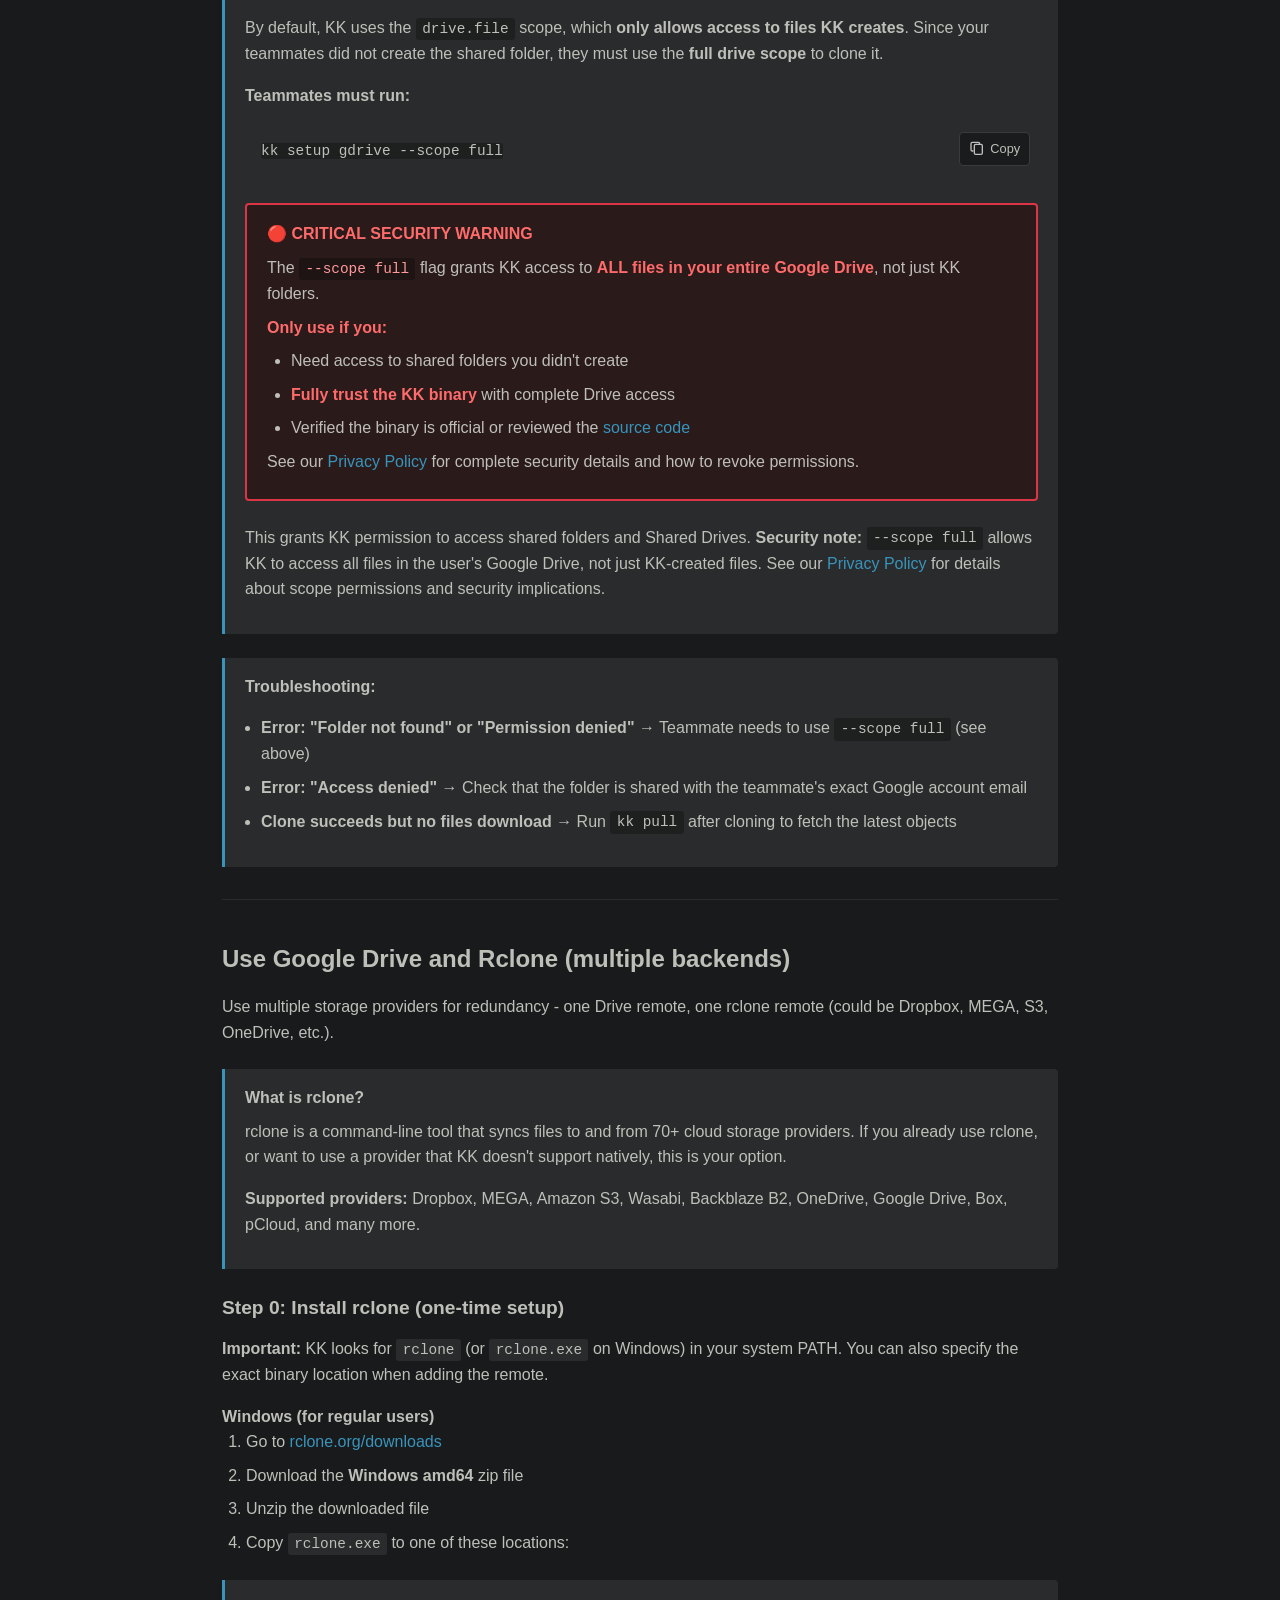
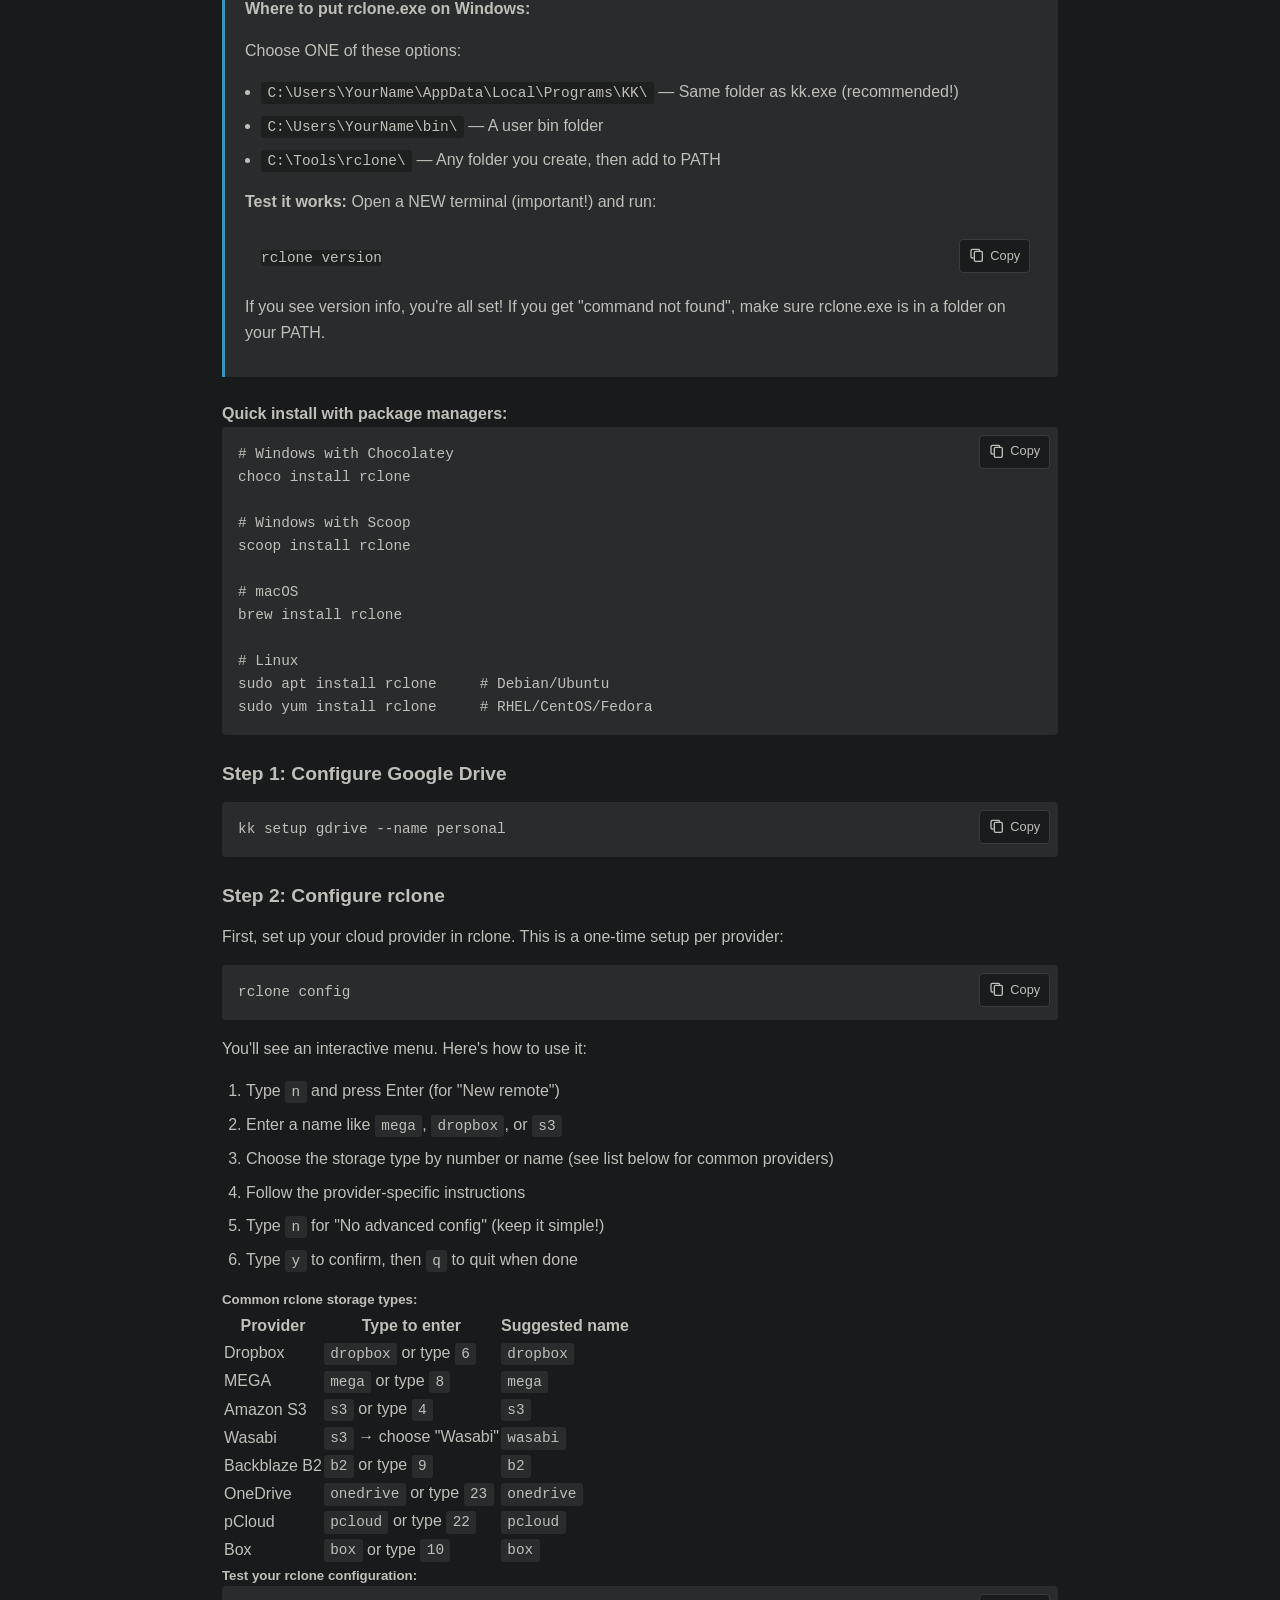
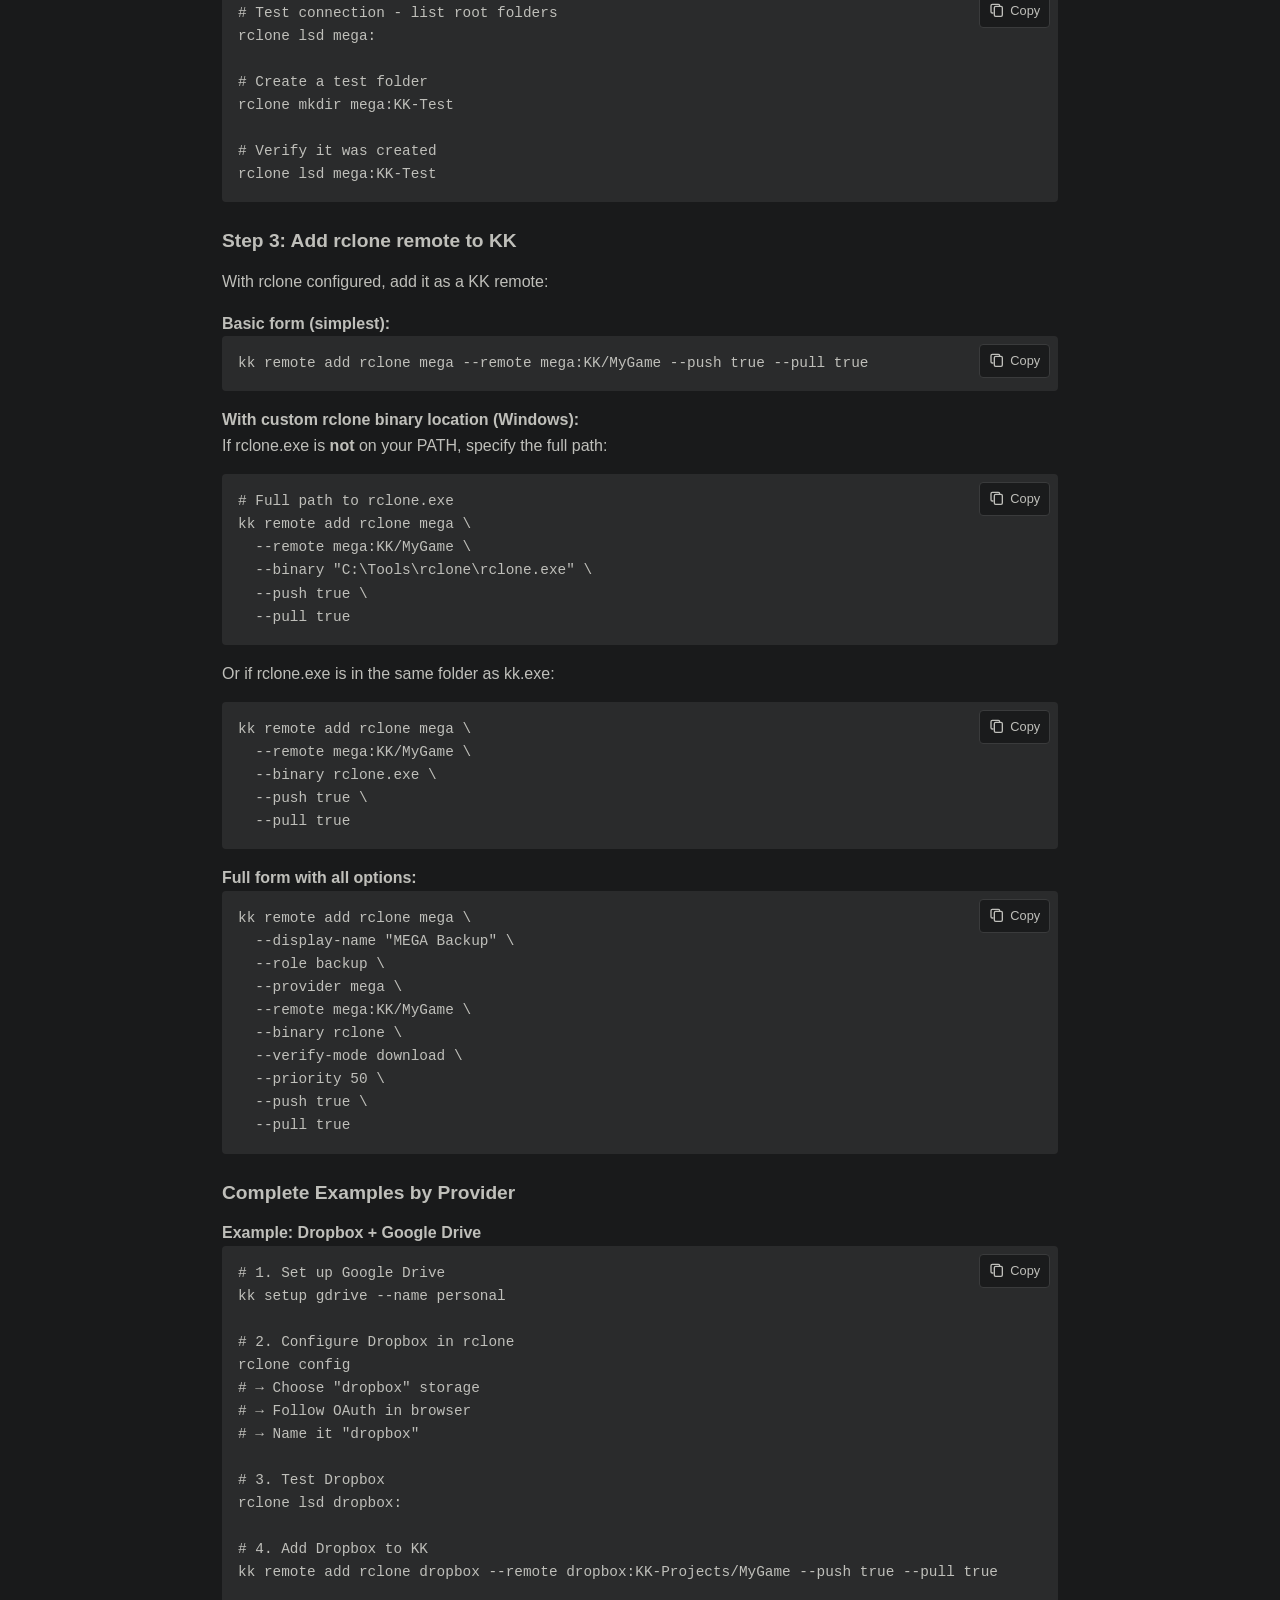
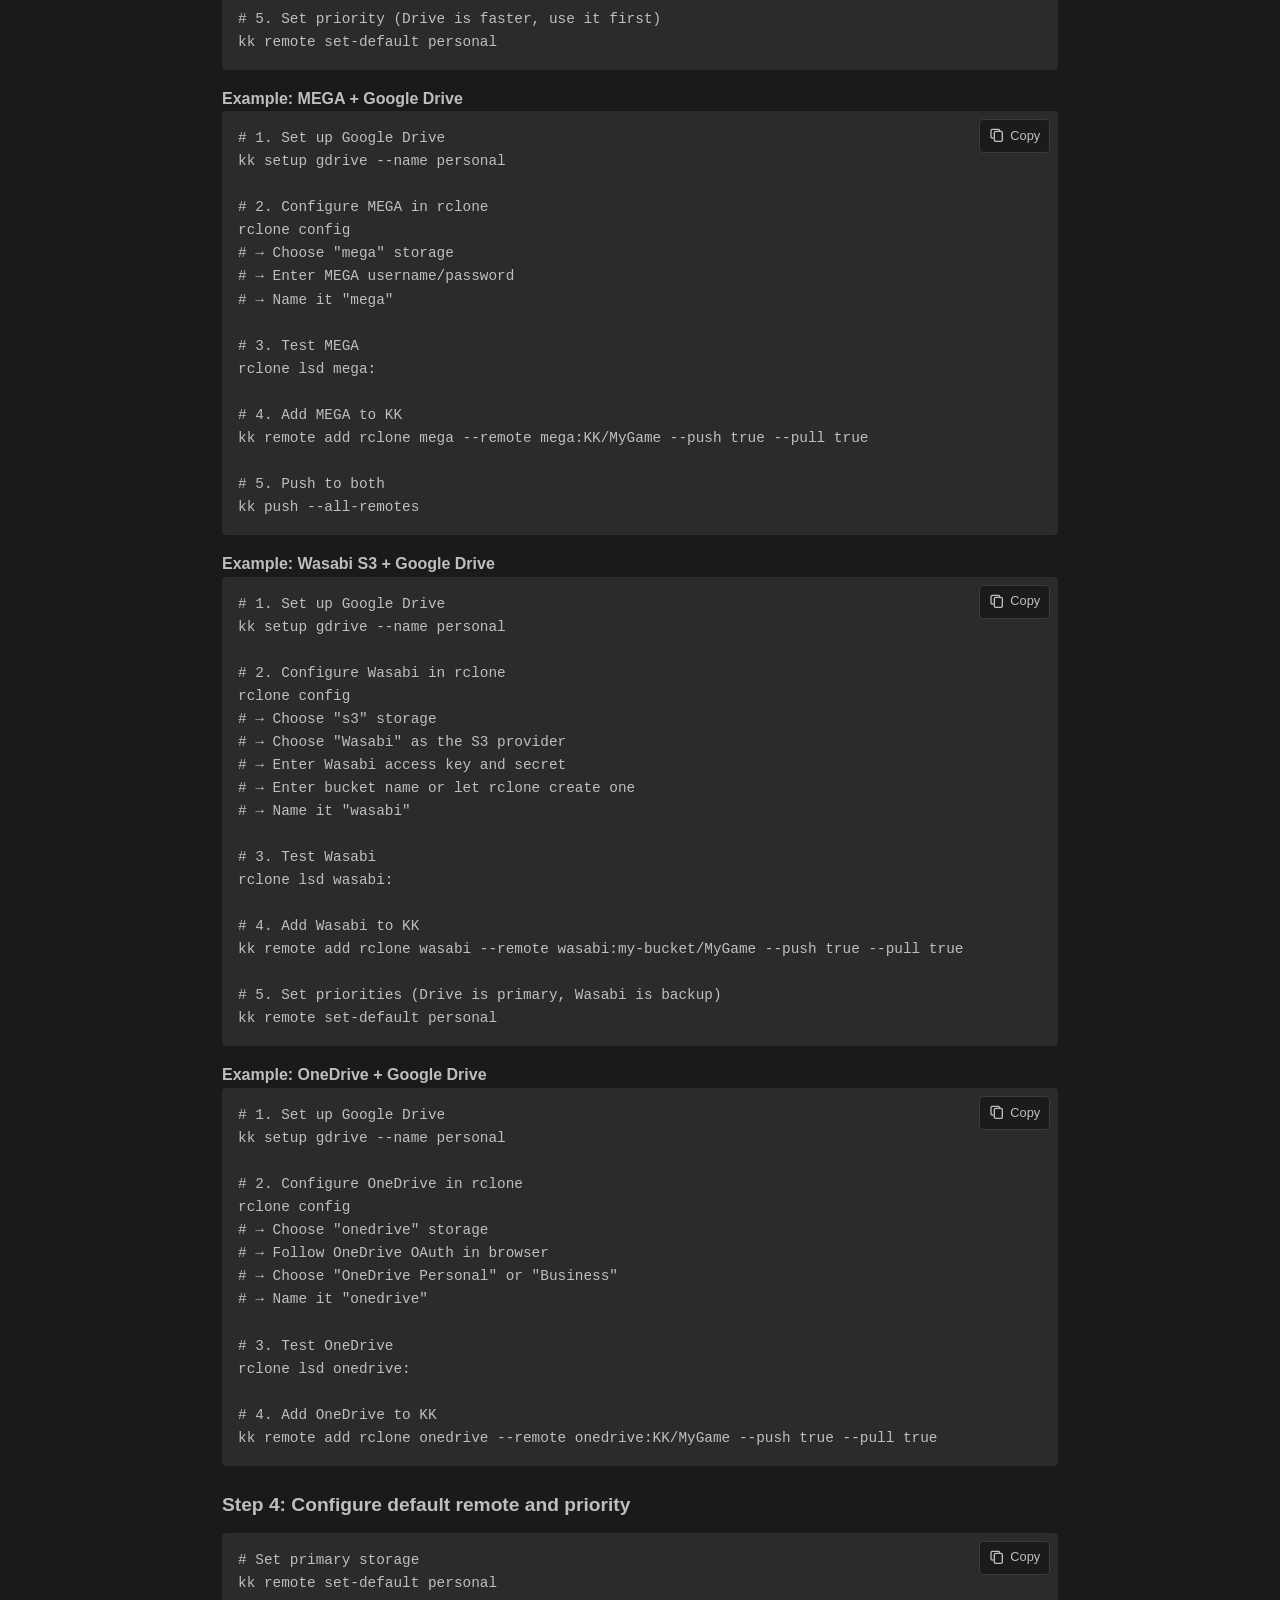
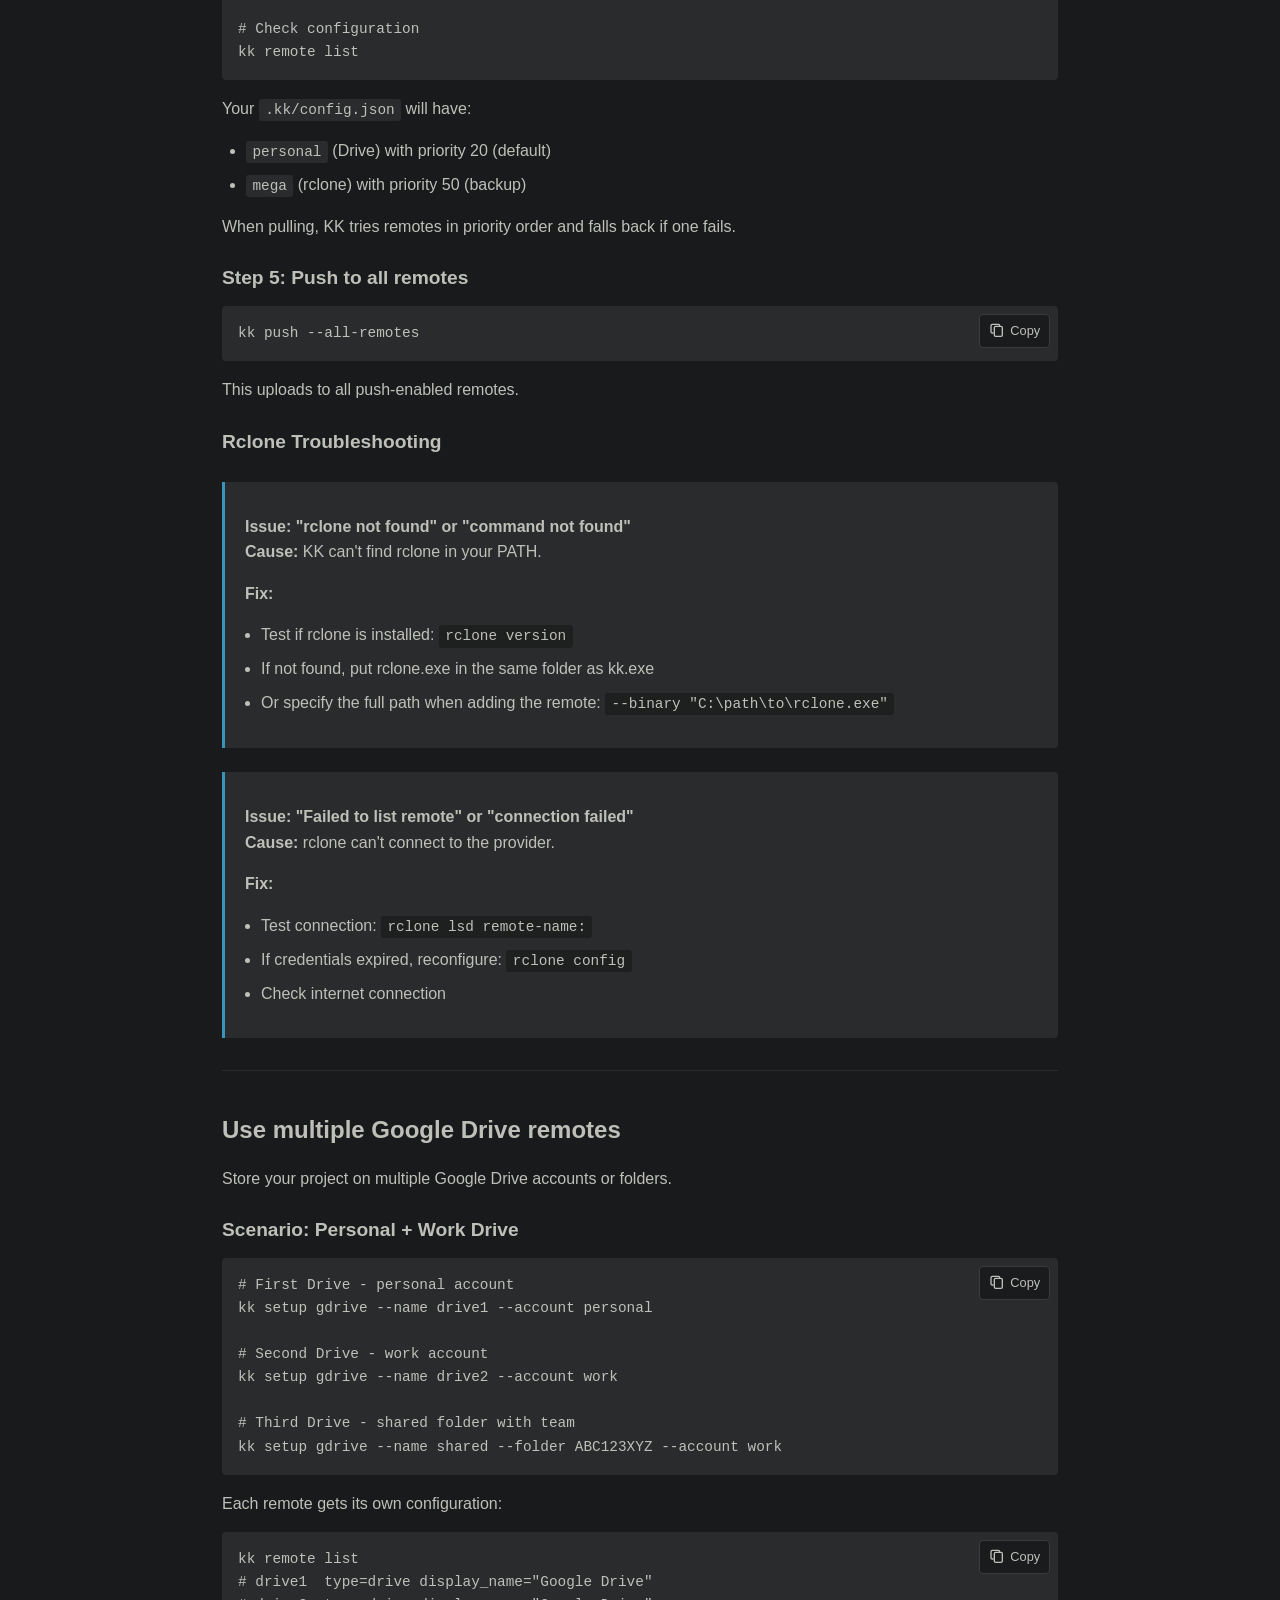
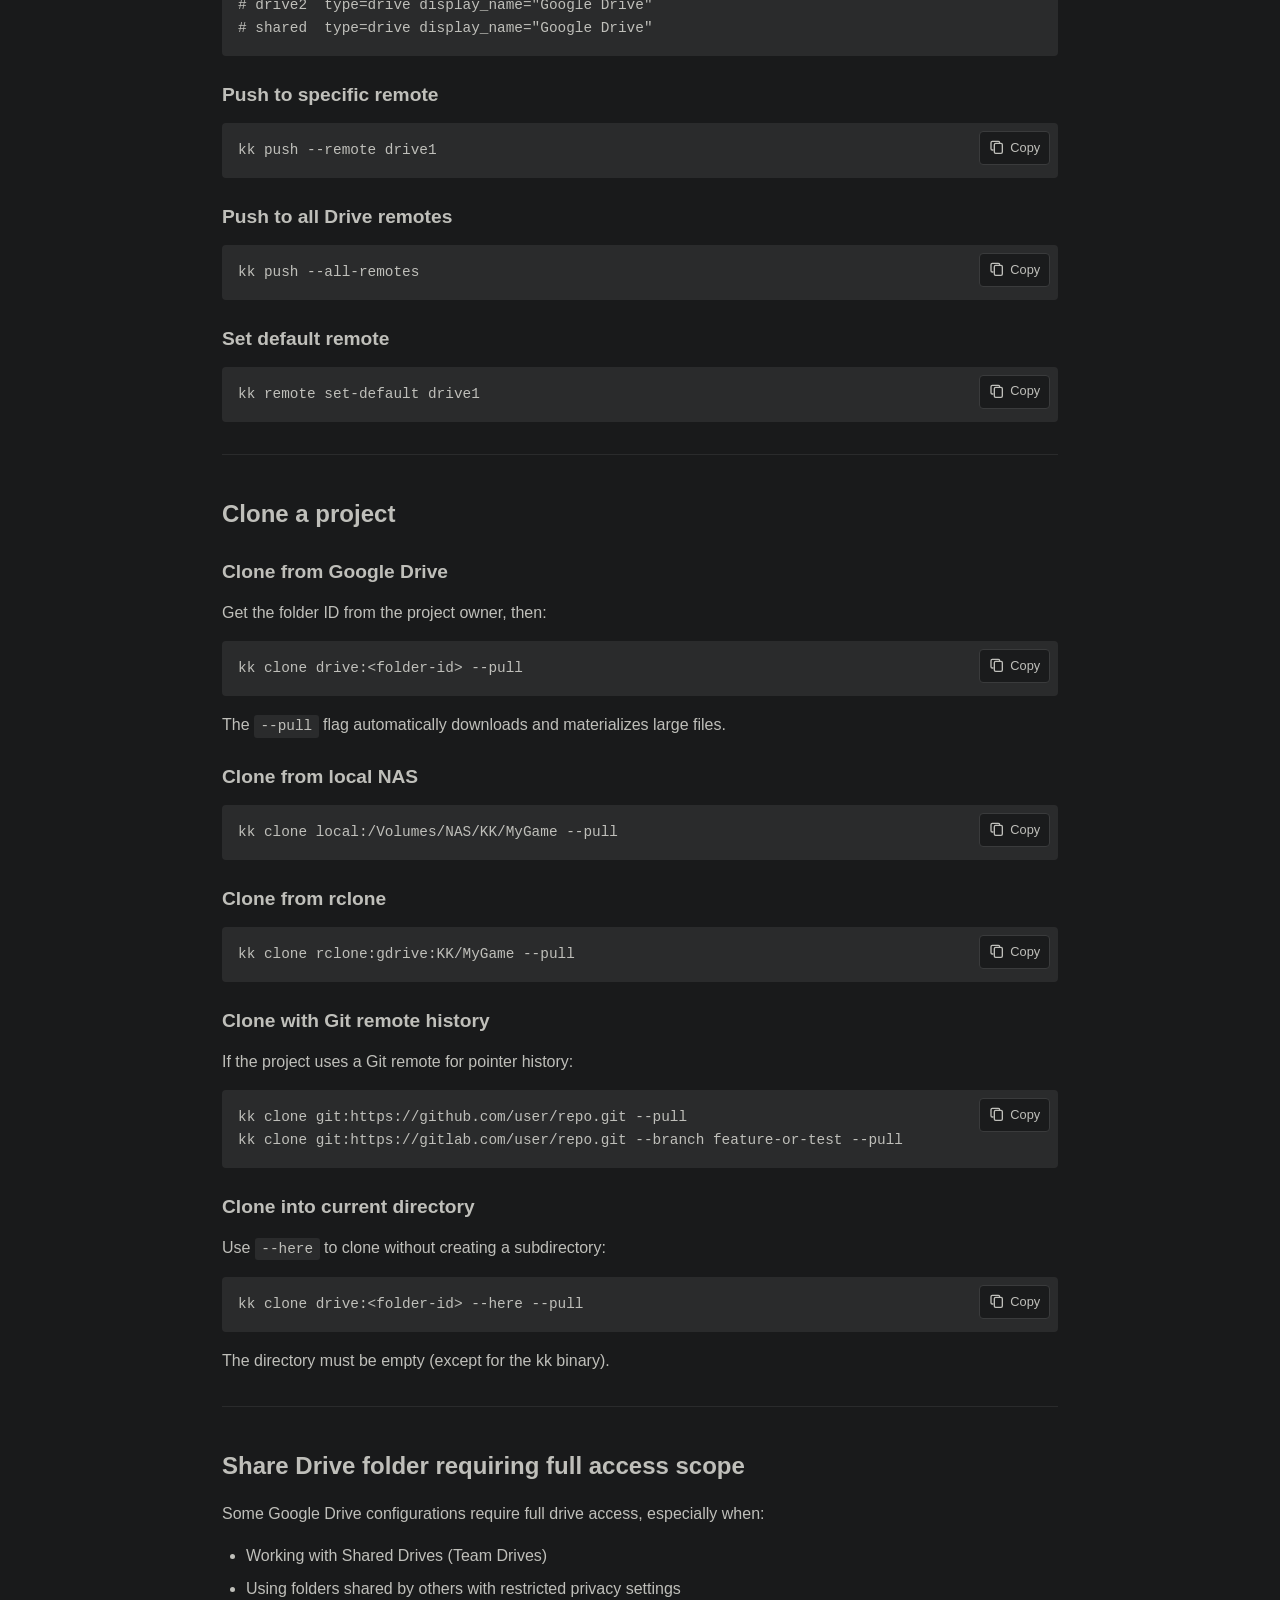
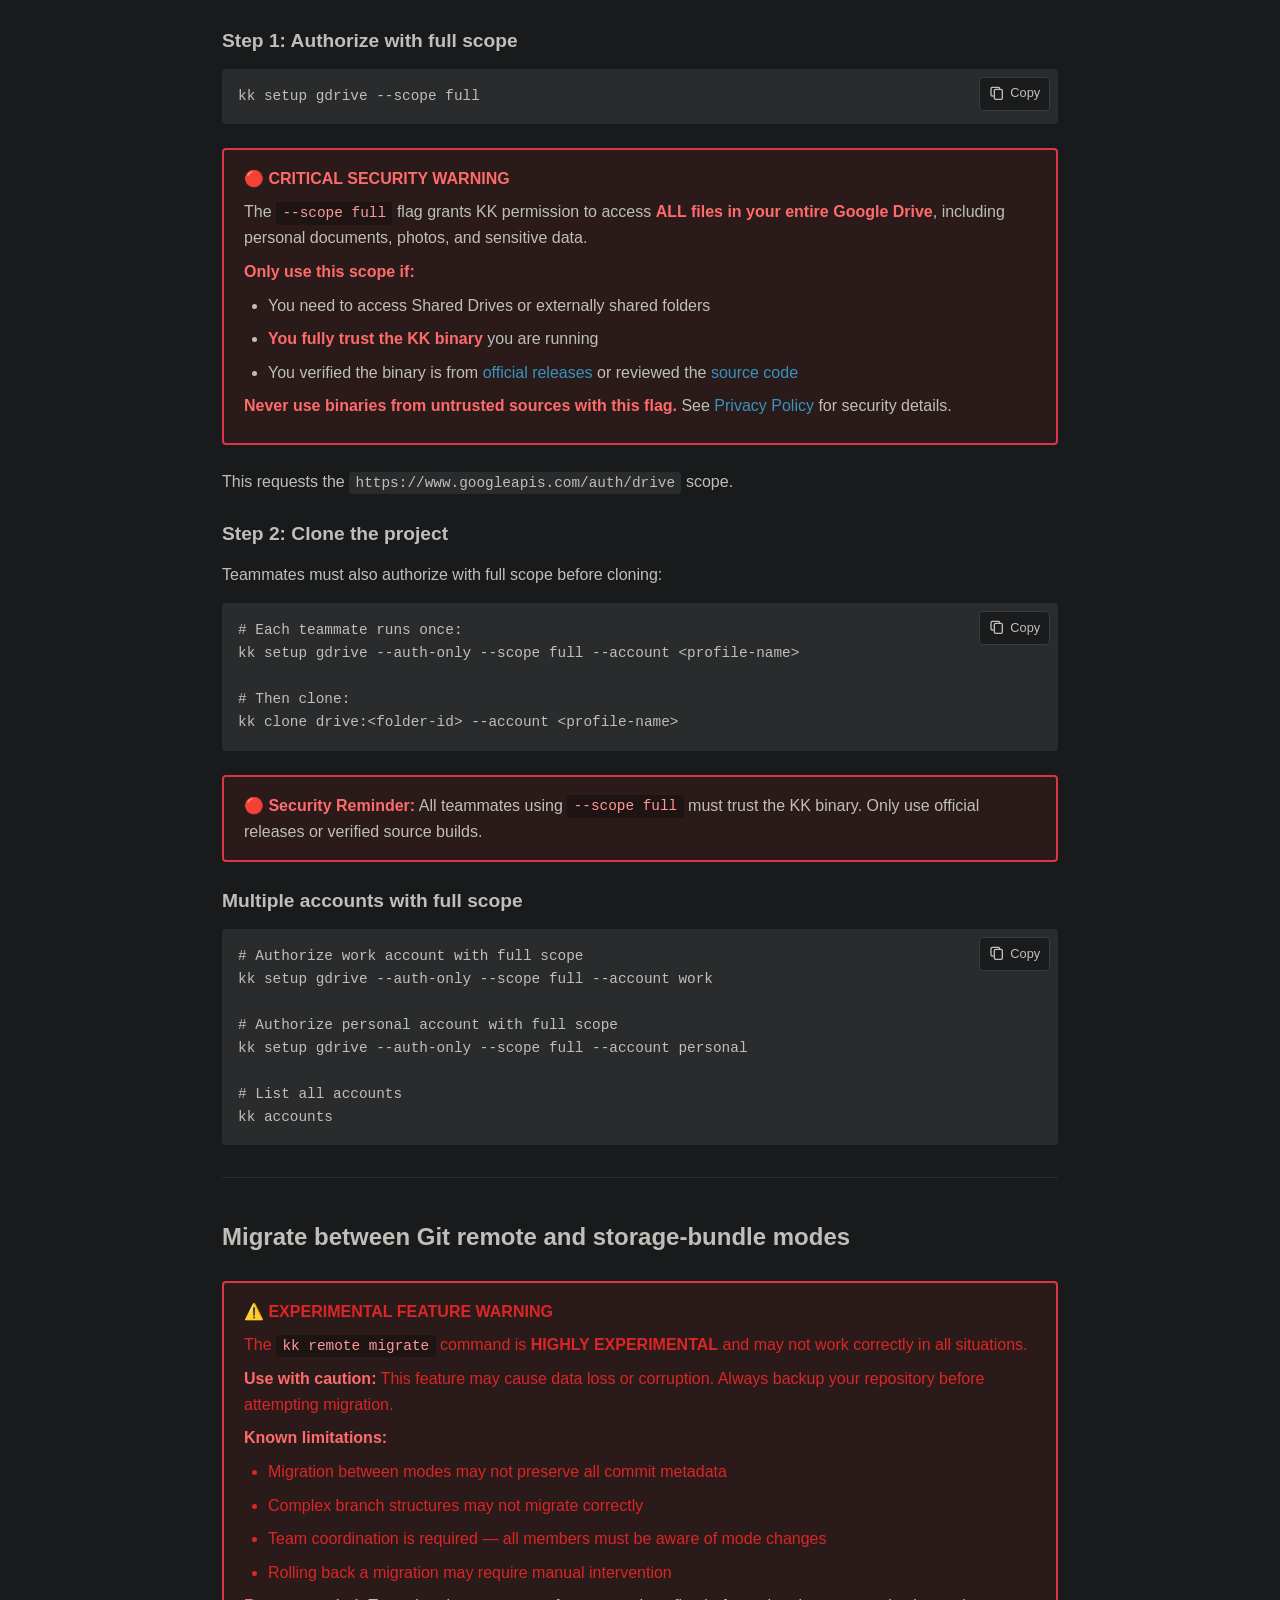
<file: docs/how-to/index.html>
<!doctype html>
<html lang="en">
  <head>
    <meta charset="UTF-8" />
    <meta name="viewport" content="width=device-width, initial-scale=1.0" />
    <meta
      name="description"
      content="How to use KK Version Control System - step-by-step guides for initialization, remotes, cloning, and daily workflows."
    />
    <meta name="author" content="Godynheil A. Quisto" />
    <meta name="robots" content="index, follow" />
    <meta name="theme-color" content="#191a1b" />
    <link rel="canonical" href="https://kkvcs.com/docs/how-to/" />
    <link rel="icon" href="/icon/favicon.ico" sizes="any" />
    <link
      rel="icon"
      type="image/png"
      sizes="32x32"
      href="/icon/favicon-32x32.png"
    />
    <link
      rel="icon"
      type="image/png"
      sizes="16x16"
      href="/icon/favicon-16x16.png"
    />
    <link rel="apple-touch-icon" href="/icon/apple-touch-icon.png" />
    <link rel="manifest" href="/icon/site.webmanifest" />
    <link rel="prefetch" href="/docs/installation/" />
    <link rel="prefetch" href="/docs/how-to/" />
    <link rel="prefetch" href="/docs/glossary/" />
    <link rel="prefetch" href="/docs/how-it-works/" />
    <link rel="prefetch" href="/docs/git-remote/" />
    <link rel="prefetch" href="/" />
    <link rel="prefetch" href="/docs/" />
    <link rel="stylesheet" href="/css/core.css" />
    <link rel="stylesheet" href="/css/navigation.css" />
    <meta property="og:type" content="article" />
    <meta
      property="og:title"
      content="How To Guide | KK Version Control System"
    />
    <meta
      property="og:description"
      content="Step-by-step guides for common KK workflows."
    />
    <meta property="og:url" content="https://kkvcs.com/docs/how-to/" />
    <meta
      property="og:image"
      content="https://kkvcs.com/icon/android-chrome-512x512.png"
    />
    <meta property="og:site_name" content="KK Version Control System" />
    <meta name="twitter:card" content="summary" />
    <meta
      name="twitter:title"
      content="How To Guide | KK Version Control System"
    />
    <meta
      name="twitter:description"
      content="Step-by-step guides for common KK workflows."
    />
    <meta
      name="twitter:image"
      content="https://kkvcs.com/icon/android-chrome-512x512.png"
    />
    <title>How To Guide | KK Version Control System</title>
    <link rel="stylesheet" href="/css/pages/docs-how-to.css" />
    <script src="/js/copy-code.js" defer></script>
    <script src="/js/mobile-nav.js" defer></script>
  </head>
  <body>
    <a href="#main-content" class="skip-link">Skip to main content</a>
    <nav aria-label="Main navigation">
      <div class="container">
        <a href="/" class="logo">KK Version Control System</a>
        <button
          class="nav-toggle"
          aria-expanded="false"
          aria-controls="nav-menu"
          aria-label="Toggle navigation menu"
        >
          <span class="hamburger-icon" aria-hidden="true">
            <span></span>
            <span></span>
            <span></span>
          </span>
          <span class="nav-toggle-text">Menu</span>
        </button>
        <ul id="nav-menu" class="nav-menu">
          <li><a href="/#how-it-works">How It Works</a></li>
          <li><a href="/#features">Features</a></li>
          <li><a href="/#backends">Backends</a></li>
          <li><a href="/#pricing">Pricing</a></li>
          <li><a href="/#faq">FAQ</a></li>
          <li><a href="/docs/" class="active">Documentation</a></li>
          <li>
            <a href="https://github.com/godynheil/kk" rel="noopener noreferrer"
              >GitHub</a
            >
          </li>
        </ul>
      </div>
      <div class="nav-menu-backdrop" aria-hidden="true"></div>
    </nav>

    <main id="main-content">
      <h1>How To Guide</h1>
      <p>
        A simple guide for regular users to get started with KK for managing
        large files in game projects.
      </p>

      <div class="toc">
        <h3>Contents</h3>
        <ul>
          <li>
            <a href="#initialize-new-project">Initialize a new project</a>
          </li>
          <li>
            <a href="#add-git-remote">Add a GitHub/GitLab/Gitea remote</a>
          </li>
          <li><a href="#google-drive-only">Use Google Drive only</a></li>
          <li>
            <a href="#multiple-backends"
              >Use Google Drive and Rclone (multiple backends)</a
            >
          </li>
          <li>
            <a href="#multiple-drive-remotes"
              >Use multiple Google Drive remotes</a
            >
          </li>
          <li><a href="#clone-project">Clone a project</a></li>
          <li>
            <a href="#shared-drive"
              >Share Drive folder requiring full access scope</a
            >
          </li>
          <li>
            <a href="#migrate-modes"
              >Migrate between Git remote and storage-bundle modes</a
            >
          </li>
          <li><a href="#daily-workflow">Daily Workflow</a></li>
          <li><a href="#troubleshooting">Troubleshooting</a></li>
          <li><a href="#commands">Commands Reference</a></li>
        </ul>
      </div>

      <hr id="initialize-new-project" />

      <h2>Initialize a new project</h2>
      <p>Create a new KK repository in your project directory:</p>
      <pre><code>cd MyGame
kk init</code></pre>

      <p>This creates:</p>
      <ul>
        <li>
          <code>.kk/git/</code> - Git database (instead of <code>.git/</code>)
        </li>
        <li><code>.kk/objects/</code> - Local cache for large files</li>
        <li><code>.kk/config.json</code> - KK configuration</li>
        <li><code>.kk/tracks.json</code> - File patterns to track</li>
        <li><code>.kkignore</code> - Files KK should ignore</li>
      </ul>

      <hr id="add-git-remote" />

      <h2>Add a GitHub/GitLab/Gitea remote</h2>

      <p>
        KK can sync pointer history to git hosting services while storing large
        files separately.
      </p>

      <h3>Add GitHub remote</h3>
      <pre><code>kk remote add git github https://github.com/your-username/MyGame.git</code></pre>

      <h3>Add GitLab remote</h3>
      <pre><code>kk remote add git gitlab https://gitlab.com/your-username/MyGame.git</code></pre>

      <h3>Add Gitea remote (self-hosted)</h3>
      <pre><code>kk remote add git gitea https://git.example.com/your-username/MyGame.git</code></pre>

      <h3>Set as default remote</h3>
      <pre><code>kk remote set-default github</code></pre>

      <h3>Verify remote</h3>
      <pre><code>kk remote check github
# ok github  git remote configured (https://github.com/your-username/MyGame.git)</code></pre>

      <hr id="google-drive-only" />

      <h2>Use Google Drive only</h2>

      <p>The simplest setup - store everything on Google Drive.</p>

      <h3>Step 1: Initialize your project</h3>
      <pre><code>cd MyGame
kk init</code></pre>

      <p>This creates the KK directory structure with embedded Git database.</p>

      <h3>Step 2: Set up Google Drive</h3>
      <pre><code>kk setup gdrive</code></pre>

      <p>
        This opens a browser for OAuth authorization. After successful
        authorization:
      </p>
      <pre><code># kk: Google Drive auth saved to ~/.config/KK/gdrive/default.json
# kk: Drive remote 'gdrive' configured with folder-id: 1a2B3cD4eF5gH6iJ7kL8mN9oP0qR1sT2u
# kk: Run 'kk push' to upload your project to Drive.
#     Share the project folder ID with teammates so they can clone:
#     kk clone drive:1a2B3cD4eF5gH6iJ7kL8mN9oP0qR1sT2u
# Remote ready.</code></pre>

      <div class="info-box">
        <p><strong>Tip: Finding your folder ID manually</strong></p>
        <p>To find the folder ID in Google Drive:</p>
        <ol>
          <li>Open the folder in Google Drive in your browser</li>
          <li>
            Look at the URL — it will be in the format:
            <code
              >https://drive.google.com/drive/folders/&lt;FOLDER_ID&gt;</code
            >
          </li>
          <li>
            Copy the <code>&lt;FOLDER_ID&gt;</code> portion (a long alphanumeric
            string)
          </li>
        </ol>
        <p>
          Example: In
          <code
            >https://drive.google.com/drive/folders/1a2B3cD4eF5gH6iJ7kL8mN9oP0qR1sT2u</code
          >, the folder ID is <code>1a2B3cD4eF5gH6iJ7kL8mN9oP0qR1sT2u</code>.
        </p>
      </div>

      <h3>Step 3: Track large files (Optional)</h3>
      <p>
        By default, KK automatically tracks <strong>all files that are not recognized as code</strong> (such as <code>.unitypackage</code>, <code>.uasset</code>, <code>.fbx</code>, <code>.png</code>, <code>.wav</code>, etc.) as pointer files. Therefore, you can skip this step!
      </p>
      <p>
        Explicitly running <code>kk track</code> is only necessary if you want to configure custom tracking patterns:
      </p>
      <pre><code>kk track "*.mp4" "*.png" "*.fbx" "*.zip"</code></pre>

      <h3>Step 4: Work normally</h3>
      <pre><code># Add large files (converts to pointers)
kk add Assets/cinematic.mp4

# Commit
kk commit -m "add cinematic"

# Push to Drive
kk push</code></pre>
      <div class="warning-box">
        <p>
          <strong>⚠️ Note on Push Performance:</strong> The first push will be slow because it must upload all large files for the first time. By default, the Google Drive remote's <code>verify_mode</code> is set to <code>"local-hash"</code>. You can change this to <code>"none"</code> or <code>"download"</code> in your <code>.kk/config.json</code>:
        </p>
        <ul>
          <li><code>"local-hash"</code> (default): Verifies files using cached local hashes.</li>
          <li><code>"none"</code>: Skips downloading/hashing and performs a quick metadata existence check (only checking if the file is present on Drive).</li>
          <li><code>"download"</code>: Downloads the full bytes of every object during checks to verify its SHA-256 hash. <em>Note: If you have large files, this mode is very slow.</em></li>
        </ul>
        <p>
          To update the remote settings:
        </p>
        <pre><code>kk remote remove gdrive
kk remote add drive gdrive --drive-folder-id &lt;id&gt; --drive-auth-path &lt;path&gt; --verify-mode none</code></pre>
        <p>
          (Alternatively, you can manually edit the <code>"verify_mode"</code> value under the <code>gdrive</code> entry in your <code>.kk/config.json</code> file).
        </p>
        <p class="mt-1">
          <strong>Once a push completes successfully:</strong>
        </p>
        <ol>
          <li>The successfully pushed <code>HEAD</code> commit is saved locally in <code>.kk/push-state.json</code>.</li>
          <li>On your next push, <code>kk</code> checks if the last pushed commit is an ancestor of the current commit.</li>
          <li>If it is, <code>kk</code> queries Git only for the changes since that commit.</li>
          <li>It will sync and verify only the specific file(s) and object(s) you changed (e.g., just the 1 modified file/object), making subsequent pushes near-instantaneous.</li>
        </ol>
      </div>

      <h3>Step 5: Share with teammates</h3>
      <p>
        <strong>Why sharing is required:</strong> Google Drive folders created
        by KK are owned by your Google account. For teammates to clone and sync
        files from this folder, you must explicitly share it with their Google
        accounts through Google Drive's sharing settings.
      </p>
      <p><strong>How to share:</strong></p>
      <ol>
        <li>
          Open Google Drive and locate the KK folder (usually named after your
          project)
        </li>
        <li>Right-click the folder and select "Share"</li>
        <li>
          Add your teammates' Google account email addresses with "Editor"
          permissions
        </li>
        <li>Share the folder ID with your team</li>
      </ol>

      <p>Once shared, teammates can clone the repository using:</p>
      <pre><code>kk clone drive:&lt;folder-id&gt; --pull</code></pre>

      <div class="info-box">
        <p>
          <strong>⚠️ Important - Scope Requirements:</strong>
        </p>
        <p>
          By default, KK uses the <code>drive.file</code> scope, which
          <strong>only allows access to files KK creates</strong>. Since your
          teammates did not create the shared folder, they must use the
          <strong>full drive scope</strong> to clone it.
        </p>
        <p><strong>Teammates must run:</strong></p>
        <pre class="my-05"><code>kk setup gdrive --scope full</code></pre>

        <div class="warning-box">
          <strong>🔴 CRITICAL SECURITY WARNING</strong>
          <p>
            The <code>--scope full</code> flag grants KK access to
            <strong>ALL files in your entire Google Drive</strong>, not just KK
            folders.
          </p>
          <p><strong>Only use if you:</strong></p>
          <ul>
            <li>Need access to shared folders you didn't create</li>
            <li>
              <strong>Fully trust the KK binary</strong> with complete Drive
              access
            </li>
            <li>
              Verified the binary is official or reviewed the
              <a
                href="https://github.com/godynheil/kk"
                rel="noopener noreferrer"
                >source code</a
              >
            </li>
          </ul>
          <p>
            See our
            <a href="/privacy-policy/#google-drive-oauth">Privacy Policy</a>
            for complete security details and how to revoke permissions.
          </p>
        </div>
        <p class="mt-05">
          This grants KK permission to access shared folders and Shared Drives.
          <strong>Security note:</strong> <code>--scope full</code> allows KK to
          access all files in the user's Google Drive, not just KK-created
          files. See our
          <a href="/privacy-policy/#google-drive-oauth">Privacy Policy</a> for
          details about scope permissions and security implications.
        </p>
      </div>

      <div class="info-box">
        <p><strong>Troubleshooting:</strong></p>
        <ul class="mt-05">
          <li>
            <strong>Error: "Folder not found" or "Permission denied"</strong> →
            Teammate needs to use <code>--scope full</code> (see above)
          </li>
          <li>
            <strong>Error: "Access denied"</strong> → Check that the folder is
            shared with the teammate's exact Google account email
          </li>
          <li>
            <strong>Clone succeeds but no files download</strong> → Run
            <code>kk pull</code> after cloning to fetch the latest objects
          </li>
        </ul>
      </div>

      <hr id="multiple-backends" />

      <h2>Use Google Drive and Rclone (multiple backends)</h2>

      <p>
        Use multiple storage providers for redundancy - one Drive remote, one
        rclone remote (could be Dropbox, MEGA, S3, OneDrive, etc.).
      </p>

      <div class="info-box">
        <strong>What is rclone?</strong>
        <p class="mt-05">
          rclone is a command-line tool that syncs files to and from 70+ cloud
          storage providers. If you already use rclone, or want to use a
          provider that KK doesn't support natively, this is your option.
        </p>
        <p>
          <strong>Supported providers:</strong> Dropbox, MEGA, Amazon S3,
          Wasabi, Backblaze B2, OneDrive, Google Drive, Box, pCloud, and many
          more.
        </p>
      </div>

      <h3>Step 0: Install rclone (one-time setup)</h3>

      <p>
        <strong>Important:</strong> KK looks for <code>rclone</code> (or
        <code>rclone.exe</code> on Windows) in your system PATH. You can also
        specify the exact binary location when adding the remote.
      </p>

      <h4>Windows (for regular users)</h4>
      <ol>
        <li>
          Go to
          <a href="https://rclone.org/downloads/" rel="noopener noreferrer"
            >rclone.org/downloads</a
          >
        </li>
        <li>Download the <strong>Windows amd64</strong> zip file</li>
        <li>Unzip the downloaded file</li>
        <li>Copy <code>rclone.exe</code> to one of these locations:</li>
      </ol>

      <div class="info-box">
        <p><strong>Where to put rclone.exe on Windows:</strong></p>
        <p class="mb-05">Choose ONE of these options:</p>
        <ul>
          <li>
            <code>C:\Users\YourName\AppData\Local\Programs\KK\</code> — Same
            folder as kk.exe (recommended!)
          </li>
          <li><code>C:\Users\YourName\bin\</code> — A user bin folder</li>
          <li>
            <code>C:\Tools\rclone\</code> — Any folder you create, then add to
            PATH
          </li>
        </ul>
        <p class="mt-05">
          <strong>Test it works:</strong> Open a NEW terminal (important!) and
          run:
        </p>
        <pre class="my-05"><code>rclone version</code></pre>
        <p>
          If you see version info, you're all set! If you get "command not
          found", make sure rclone.exe is in a folder on your PATH.
        </p>
      </div>

      <h4>Quick install with package managers:</h4>
      <pre><code># Windows with Chocolatey
choco install rclone

# Windows with Scoop
scoop install rclone

# macOS
brew install rclone

# Linux
sudo apt install rclone     # Debian/Ubuntu
sudo yum install rclone     # RHEL/CentOS/Fedora</code></pre>

      <h3>Step 1: Configure Google Drive</h3>
      <pre><code>kk setup gdrive --name personal</code></pre>

      <h3>Step 2: Configure rclone</h3>

      <p>
        First, set up your cloud provider in rclone. This is a one-time setup
        per provider:
      </p>

      <pre><code>rclone config</code></pre>

      <p>You'll see an interactive menu. Here's how to use it:</p>

      <ol>
        <li>Type <code>n</code> and press Enter (for "New remote")</li>
        <li>
          Enter a name like <code>mega</code>, <code>dropbox</code>, or
          <code>s3</code>
        </li>
        <li>
          Choose the storage type by number or name (see list below for common
          providers)
        </li>
        <li>Follow the provider-specific instructions</li>
        <li>Type <code>n</code> for "No advanced config" (keep it simple!)</li>
        <li>
          Type <code>y</code> to confirm, then <code>q</code> to quit when done
        </li>
      </ol>

      <h5>Common rclone storage types:</h5>
      <table>
        <thead>
          <tr>
            <th>Provider</th>
            <th>Type to enter</th>
            <th>Suggested name</th>
          </tr>
        </thead>
        <tbody>
          <tr>
            <td>Dropbox</td>
            <td><code>dropbox</code> or type <code>6</code></td>
            <td><code>dropbox</code></td>
          </tr>
          <tr>
            <td>MEGA</td>
            <td><code>mega</code> or type <code>8</code></td>
            <td><code>mega</code></td>
          </tr>
          <tr>
            <td>Amazon S3</td>
            <td><code>s3</code> or type <code>4</code></td>
            <td><code>s3</code></td>
          </tr>
          <tr>
            <td>Wasabi</td>
            <td><code>s3</code> → choose "Wasabi"</td>
            <td><code>wasabi</code></td>
          </tr>
          <tr>
            <td>Backblaze B2</td>
            <td><code>b2</code> or type <code>9</code></td>
            <td><code>b2</code></td>
          </tr>
          <tr>
            <td>OneDrive</td>
            <td><code>onedrive</code> or type <code>23</code></td>
            <td><code>onedrive</code></td>
          </tr>
          <tr>
            <td>pCloud</td>
            <td><code>pcloud</code> or type <code>22</code></td>
            <td><code>pcloud</code></td>
          </tr>
          <tr>
            <td>Box</td>
            <td><code>box</code> or type <code>10</code></td>
            <td><code>box</code></td>
          </tr>
        </tbody>
      </table>

      <h5>Test your rclone configuration:</h5>
      <pre><code># Test connection - list root folders
rclone lsd mega:

# Create a test folder
rclone mkdir mega:KK-Test

# Verify it was created
rclone lsd mega:KK-Test</code></pre>

      <h3>Step 3: Add rclone remote to KK</h3>

      <p>With rclone configured, add it as a KK remote:</p>

      <h4>Basic form (simplest):</h4>
      <pre><code>kk remote add rclone mega --remote mega:KK/MyGame --push true --pull true</code></pre>

      <h4>With custom rclone binary location (Windows):</h4>
      <p>
        If rclone.exe is <strong>not</strong> on your PATH, specify the full
        path:
      </p>
      <pre><code># Full path to rclone.exe
kk remote add rclone mega \
  --remote mega:KK/MyGame \
  --binary "C:\Tools\rclone\rclone.exe" \
  --push true \
  --pull true</code></pre>

      <p>Or if rclone.exe is in the same folder as kk.exe:</p>
      <pre><code>kk remote add rclone mega \
  --remote mega:KK/MyGame \
  --binary rclone.exe \
  --push true \
  --pull true</code></pre>

      <h4>Full form with all options:</h4>
      <pre><code>kk remote add rclone mega \
  --display-name "MEGA Backup" \
  --role backup \
  --provider mega \
  --remote mega:KK/MyGame \
  --binary rclone \
  --verify-mode download \
  --priority 50 \
  --push true \
  --pull true</code></pre>

      <h3>Complete Examples by Provider</h3>

      <h4>Example: Dropbox + Google Drive</h4>
      <pre><code># 1. Set up Google Drive
kk setup gdrive --name personal

# 2. Configure Dropbox in rclone
rclone config
# → Choose "dropbox" storage
# → Follow OAuth in browser
# → Name it "dropbox"

# 3. Test Dropbox
rclone lsd dropbox:

# 4. Add Dropbox to KK
kk remote add rclone dropbox --remote dropbox:KK-Projects/MyGame --push true --pull true

# 5. Set priority (Drive is faster, use it first)
kk remote set-default personal</code></pre>

      <h4>Example: MEGA + Google Drive</h4>
      <pre><code># 1. Set up Google Drive
kk setup gdrive --name personal

# 2. Configure MEGA in rclone
rclone config
# → Choose "mega" storage
# → Enter MEGA username/password
# → Name it "mega"

# 3. Test MEGA
rclone lsd mega:

# 4. Add MEGA to KK
kk remote add rclone mega --remote mega:KK/MyGame --push true --pull true

# 5. Push to both
kk push --all-remotes</code></pre>

      <h4>Example: Wasabi S3 + Google Drive</h4>
      <pre><code># 1. Set up Google Drive
kk setup gdrive --name personal

# 2. Configure Wasabi in rclone
rclone config
# → Choose "s3" storage
# → Choose "Wasabi" as the S3 provider
# → Enter Wasabi access key and secret
# → Enter bucket name or let rclone create one
# → Name it "wasabi"

# 3. Test Wasabi
rclone lsd wasabi:

# 4. Add Wasabi to KK
kk remote add rclone wasabi --remote wasabi:my-bucket/MyGame --push true --pull true

# 5. Set priorities (Drive is primary, Wasabi is backup)
kk remote set-default personal</code></pre>

      <h4>Example: OneDrive + Google Drive</h4>
      <pre><code># 1. Set up Google Drive
kk setup gdrive --name personal

# 2. Configure OneDrive in rclone
rclone config
# → Choose "onedrive" storage
# → Follow OneDrive OAuth in browser
# → Choose "OneDrive Personal" or "Business"
# → Name it "onedrive"

# 3. Test OneDrive
rclone lsd onedrive:

# 4. Add OneDrive to KK
kk remote add rclone onedrive --remote onedrive:KK/MyGame --push true --pull true</code></pre>

      <h3>Step 4: Configure default remote and priority</h3>
      <pre><code># Set primary storage
kk remote set-default personal

# Check configuration
kk remote list</code></pre>

      <p>Your <code>.kk/config.json</code> will have:</p>
      <ul>
        <li><code>personal</code> (Drive) with priority 20 (default)</li>
        <li><code>mega</code> (rclone) with priority 50 (backup)</li>
      </ul>

      <p>
        When pulling, KK tries remotes in priority order and falls back if one
        fails.
      </p>

      <h3>Step 5: Push to all remotes</h3>
      <pre><code>kk push --all-remotes</code></pre>

      <p>This uploads to all push-enabled remotes.</p>

      <h3>Rclone Troubleshooting</h3>

      <div class="info-box">
        <h4>Issue: "rclone not found" or "command not found"</h4>
        <p><strong>Cause:</strong> KK can't find rclone in your PATH.</p>
        <p><strong>Fix:</strong></p>
        <ul>
          <li>Test if rclone is installed: <code>rclone version</code></li>
          <li>If not found, put rclone.exe in the same folder as kk.exe</li>
          <li>
            Or specify the full path when adding the remote:
            <code>--binary "C:\path\to\rclone.exe"</code>
          </li>
        </ul>
      </div>

      <div class="info-box">
        <h4>Issue: "Failed to list remote" or "connection failed"</h4>
        <p><strong>Cause:</strong> rclone can't connect to the provider.</p>
        <p><strong>Fix:</strong></p>
        <ul>
          <li>Test connection: <code>rclone lsd remote-name:</code></li>
          <li>
            If credentials expired, reconfigure: <code>rclone config</code>
          </li>
          <li>Check internet connection</li>
        </ul>
      </div>

      <hr id="multiple-drive-remotes" />

      <h2>Use multiple Google Drive remotes</h2>

      <p>Store your project on multiple Google Drive accounts or folders.</p>

      <h3>Scenario: Personal + Work Drive</h3>
      <pre><code># First Drive - personal account
kk setup gdrive --name drive1 --account personal

# Second Drive - work account
kk setup gdrive --name drive2 --account work

# Third Drive - shared folder with team
kk setup gdrive --name shared --folder ABC123XYZ --account work</code></pre>

      <p>Each remote gets its own configuration:</p>
      <pre><code>kk remote list
# drive1  type=drive display_name="Google Drive"
# drive2  type=drive display_name="Google Drive"
# shared  type=drive display_name="Google Drive"</code></pre>

      <h3>Push to specific remote</h3>
      <pre><code>kk push --remote drive1</code></pre>

      <h3>Push to all Drive remotes</h3>
      <pre><code>kk push --all-remotes</code></pre>

      <h3>Set default remote</h3>
      <pre><code>kk remote set-default drive1</code></pre>

      <hr id="clone-project" />

      <h2>Clone a project</h2>

      <h3>Clone from Google Drive</h3>
      <p>Get the folder ID from the project owner, then:</p>
      <pre><code>kk clone drive:&lt;folder-id&gt; --pull</code></pre>

      <p>
        The <code>--pull</code> flag automatically downloads and materializes
        large files.
      </p>

      <h3>Clone from local NAS</h3>
      <pre><code>kk clone local:/Volumes/NAS/KK/MyGame --pull</code></pre>

      <h3>Clone from rclone</h3>
      <pre><code>kk clone rclone:gdrive:KK/MyGame --pull</code></pre>

      <h3>Clone with Git remote history</h3>
      <p>If the project uses a Git remote for pointer history:</p>
      <pre><code>kk clone git:https://github.com/user/repo.git --pull
kk clone git:https://gitlab.com/user/repo.git --branch feature-or-test --pull</code></pre>

      <h3>Clone into current directory</h3>
      <p>Use <code>--here</code> to clone without creating a subdirectory:</p>
      <pre><code>kk clone drive:&lt;folder-id&gt; --here --pull</code></pre>

      <p>The directory must be empty (except for the kk binary).</p>

      <hr id="shared-drive" />

      <h2>Share Drive folder requiring full access scope</h2>

      <p>
        Some Google Drive configurations require full drive access, especially
        when:
      </p>
      <ul>
        <li>Working with Shared Drives (Team Drives)</li>
        <li>Using folders shared by others with restricted privacy settings</li>
      </ul>

      <h3>Step 1: Authorize with full scope</h3>
      <pre><code>kk setup gdrive --scope full</code></pre>

      <div class="warning-box">
        <strong>🔴 CRITICAL SECURITY WARNING</strong>
        <p>
          The <code>--scope full</code> flag grants KK permission to access
          <strong>ALL files in your entire Google Drive</strong>, including
          personal documents, photos, and sensitive data.
        </p>
        <p><strong>Only use this scope if:</strong></p>
        <ul>
          <li>You need to access Shared Drives or externally shared folders</li>
          <li>
            <strong>You fully trust the KK binary</strong> you are running
          </li>
          <li>
            You verified the binary is from
            <a
              href="https://github.com/godynheil/kk/releases"
              rel="noopener noreferrer"
              >official releases</a
            >
            or reviewed the
            <a href="https://github.com/godynheil/kk" rel="noopener noreferrer"
              >source code</a
            >
          </li>
        </ul>
        <p>
          <strong
            >Never use binaries from untrusted sources with this flag.</strong
          >
          See
          <a href="/privacy-policy/#google-drive-oauth">Privacy Policy</a> for
          security details.
        </p>
      </div>

      <p>
        This requests the
        <code>https://www.googleapis.com/auth/drive</code> scope.
      </p>

      <h3>Step 2: Clone the project</h3>
      <p>Teammates must also authorize with full scope before cloning:</p>
      <pre><code># Each teammate runs once:
kk setup gdrive --auth-only --scope full --account &lt;profile-name&gt;

# Then clone:
kk clone drive:&lt;folder-id&gt; --account &lt;profile-name&gt;</code></pre>

      <div class="warning-box">
        <strong>🔴 Security Reminder:</strong> All teammates using
        <code>--scope full</code> must trust the KK binary. Only use official
        releases or verified source builds.
      </div>

      <h3>Multiple accounts with full scope</h3>
      <pre><code># Authorize work account with full scope
kk setup gdrive --auth-only --scope full --account work

# Authorize personal account with full scope
kk setup gdrive --auth-only --scope full --account personal

# List all accounts
kk accounts</code></pre>

      <hr id="migrate-modes" />

      <h2>Migrate between Git remote and storage-bundle modes</h2>

      <div class="warning-box">
        <strong style="color: #dc2626">⚠️ EXPERIMENTAL FEATURE WARNING</strong>
        <p style="color: #dc2626; margin-top: 0.5rem">
          The <code>kk remote migrate</code> command is
          <strong style="color: #dc2626">HIGHLY EXPERIMENTAL</strong> and may
          not work correctly in all situations.
        </p>
        <p style="color: #dc2626; margin-top: 0.5rem">
          <strong>Use with caution:</strong> This feature may cause data loss or
          corruption. Always backup your repository before attempting migration.
        </p>
        <p style="color: #dc2626; margin-top: 0.5rem">
          <strong>Known limitations:</strong>
        </p>
        <ul style="color: #dc2626; margin-top: 0.25rem; margin-left: 1.5rem">
          <li>Migration between modes may not preserve all commit metadata</li>
          <li>Complex branch structures may not migrate correctly</li>
          <li>
            Team coordination is required — all members must be aware of mode
            changes
          </li>
          <li>Rolling back a migration may require manual intervention</li>
        </ul>
        <p style="margin-top: 0.5rem">
          <strong>Recommended:</strong> Test migration on a copy of your
          repository first before migrating your production project.
        </p>
      </div>

      <p>
        KK supports two distinct modes for managing and syncing commit history.
        You can migrate between them at any time:
      </p>

      <ul>
        <li>
          <strong>Storage bundles:</strong> History is bundled and uploaded to
          object remotes. Active when no <code>git</code>-type remote is
          configured.
        </li>
        <li>
          <strong>Git remote:</strong> History is pushed and pulled directly
          to/from a Git hosting service.
        </li>
      </ul>

      <h3>Storage bundles to Git remote (<code>to-git</code>)</h3>

      <p>
        If you started with storage bundles and now want to collaborate via
        GitHub:
      </p>
      <pre><code>kk remote migrate to-git github https://github.com/your-username/MyGame.git</code></pre>

      <p>
        This verifies connectivity, adds the git remote, and pushes all local
        branches.
      </p>

      <h3>Git remote to Storage bundles (<code>to-storage</code>)</h3>

      <p>
        If you want to move away from Git hosting and rely solely on object
        storage:
      </p>
      <pre><code>kk remote migrate to-storage</code></pre>

      <p>
        This uploads the full history bundle chain to your push-enabled object
        remotes and removes the Git remote configuration.
      </p>

      <hr id="daily-workflow" />

      <h2>Daily Workflow</h2>

      <pre><code># Track new large file types
kk track "*.ogg" "*.wav"

# Add files (converts large ones to pointers)
kk add .

# Commit changes
kk commit -m "update assets"

# Push to default remote
kk push

# Or push to specific remote
kk push --remote drive2

# Or push to all remotes
kk push --all-remotes</code></pre>

      <hr id="troubleshooting" />

      <h2>Troubleshooting</h2>

      <h3>Account expired</h3>
      <p>If you see authentication errors:</p>
      <pre><code># Re-authenticate
kk setup gdrive --account &lt;profile-name&gt;</code></pre>

      <h3>Remote not accessible</h3>
      <pre><code>kk remote check &lt;remote-name&gt;</code></pre>

      <h3>Missing large files</h3>
      <pre><code># Check object status
kk fsck

# Download missing files
kk pull-file .</code></pre>

      <h3>List all configured remotes</h3>
      <pre><code>kk remote list</code></pre>

      <hr id="commands" />

      <h2>Commands Reference</h2>

      <pre><code># Project management
kk init                                          # Initialize new KK repo
kk status [--json]                               # Show repo status
kk track "&lt;pattern&gt;"                            # Track file patterns
kk track list                                   # List tracked patterns
kk untrack "&lt;pattern&gt;"                          # Untrack pattern

# File operations
kk add &lt;file&gt;...                                # Add files (large → pointers)
kk commit -m "message"                          # Commit changes
kk push [--remote &lt;name&gt;] [--all-remotes]       # Push to remotes
kk pull                                          # Pull from git remote or history bundles
kk pull-file [--force] &lt;file&gt;...                 # Download large files
kk dematerialize &lt;file&gt;...                      # Revert to pointer

# Remotes
kk setup gdrive [--name &lt;name&gt;] [--account &lt;profile&gt;] [--folder &lt;folder-id&gt;] [--scope file|full] [--auth-only]
kk accounts [--json]                           # List Drive accounts
kk accounts --delete &lt;profile&gt; [--json]          # Delete account
kk remote add &lt;type&gt; &lt;name&gt; [options]           # Add remote
kk remote list [--json]                         # List remotes
kk remote set-default &lt;name&gt;                    # Set default remote
kk remote check &lt;name&gt; [--json]                  # Check remote
kk remote remove &lt;name&gt;                         # Remove remote
kk remote rename &lt;old&gt; &lt;new&gt;                      # Rename remote
kk remote migrate &lt;to-git|to-storage&gt; [options]  # Migrate history storage mode

# Clone
kk clone &lt;spec&gt; [--dest &lt;dir&gt;] [--remote-name &lt;name&gt;] [--pull] [--history] [--account &lt;profile&gt;] [--here]</code></pre>

      <hr />

      <h2>Quick Reference Card</h2>

      <h3>Personal project with Drive backup:</h3>
      <pre><code>kk init
kk setup gdrive
kk track "*.mp4"
kk add . && kk commit -m "init" && kk push</code></pre>

      <h3>Team project with multiple remotes:</h3>
      <pre><code>kk init
kk setup gdrive --name drive1 --account team
kk remote add rclone backup --remote mega:KK/Project --push true --pull true
kk remote set-default drive1
kk track "*.fbx"
kk add . && kk commit -m "init" && kk push --all-remotes</code></pre>

      <h3>Clone teammate's project:</h3>
      <pre><code>kk clone drive:&lt;folder-id&gt; --account work --pull
cd MyGame
kk pull-file .</code></pre>

      <h3>Connect to shared folder with full scope:</h3>
      <pre><code>kk setup gdrive --name shared --folder &lt;folder-id&gt; --scope full --account work</code></pre>

      <div class="warning-box">
        <strong>🔴 Warning:</strong> <code>--scope full</code> grants full
        Google Drive access. Only use with trusted binaries from
        <a
          href="https://github.com/godynheil/kk/releases"
          rel="noopener noreferrer"
          >official sources</a
        >.
      </div>
    </main>

    <footer>
      <div class="footer-content">
        <div class="footer-section">
          <h4>Product</h4>
          <ul>
            <li><a href="/#features">Features</a></li>
            <li><a href="/#how-it-works">How It Works</a></li>
            <li><a href="https://github.com/godynheil/kk">GitHub</a></li>
          </ul>
        </div>
        <div class="footer-section">
          <h4>Documentation</h4>
          <ul>
            <li><a href="/docs/installation/">Installation</a></li>
            <li><a href="/docs/how-to/">How To Guide</a></li>
            <li><a href="/docs/glossary/">Glossary</a></li>
          </ul>
        </div>
        <div class="footer-section">
          <h4>Legal</h4>
          <ul>
            <li><a href="/terms-of-service/">Terms of Service</a></li>
            <li><a href="/privacy-policy/">Privacy Policy</a></li>
            <li><a href="/license/">License</a></li>
          </ul>
        </div>
        <div class="footer-section">
          <h4>Contact</h4>
          <ul>
            <li>
              <a href="https://quisto.ph" rel="noopener noreferrer">quisto.ph</a>
            </li>
            <li>
              <a href="mailto:godynheil@quisto.ph">godynheil@quisto.ph</a>
            </li>
            <li>
              <a href="https://github.com/godynheil/kk/issues">GitHub Issues</a>
            </li>
          </ul>
        </div>
      </div>
      <div class="footer-bottom">
        <p>&copy; 2026 Godynheil A. Quisto. All rights reserved.</p>
        <p>
          KK Version Control System is distributed under the GNU Affero General Public License, Version 3.0-or-later (AGPL-3.0).
        </p>
        <p>
          "KK", "KK Version Control System", and "kk" are trademarks of
          Godynheil A. Quisto.
        </p>
      </div>
    </footer>
  </body>
</html>
</file>
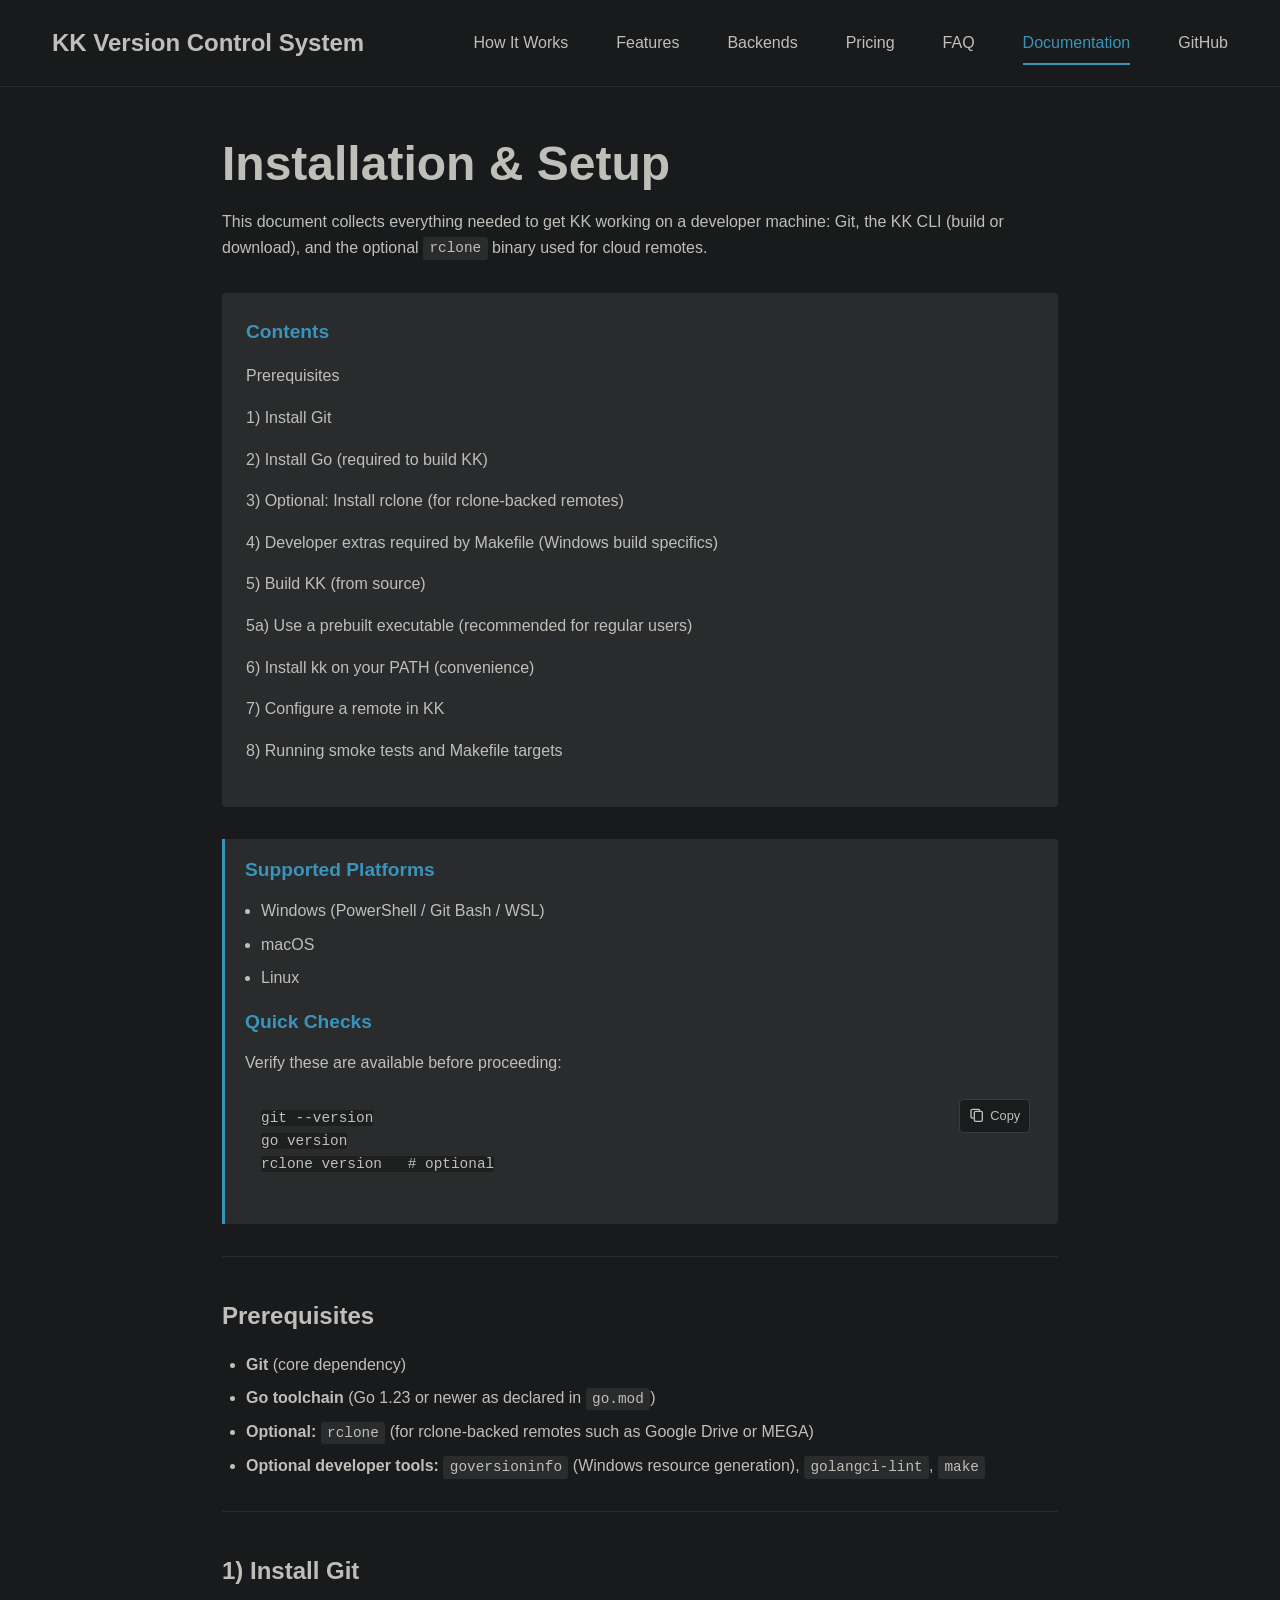
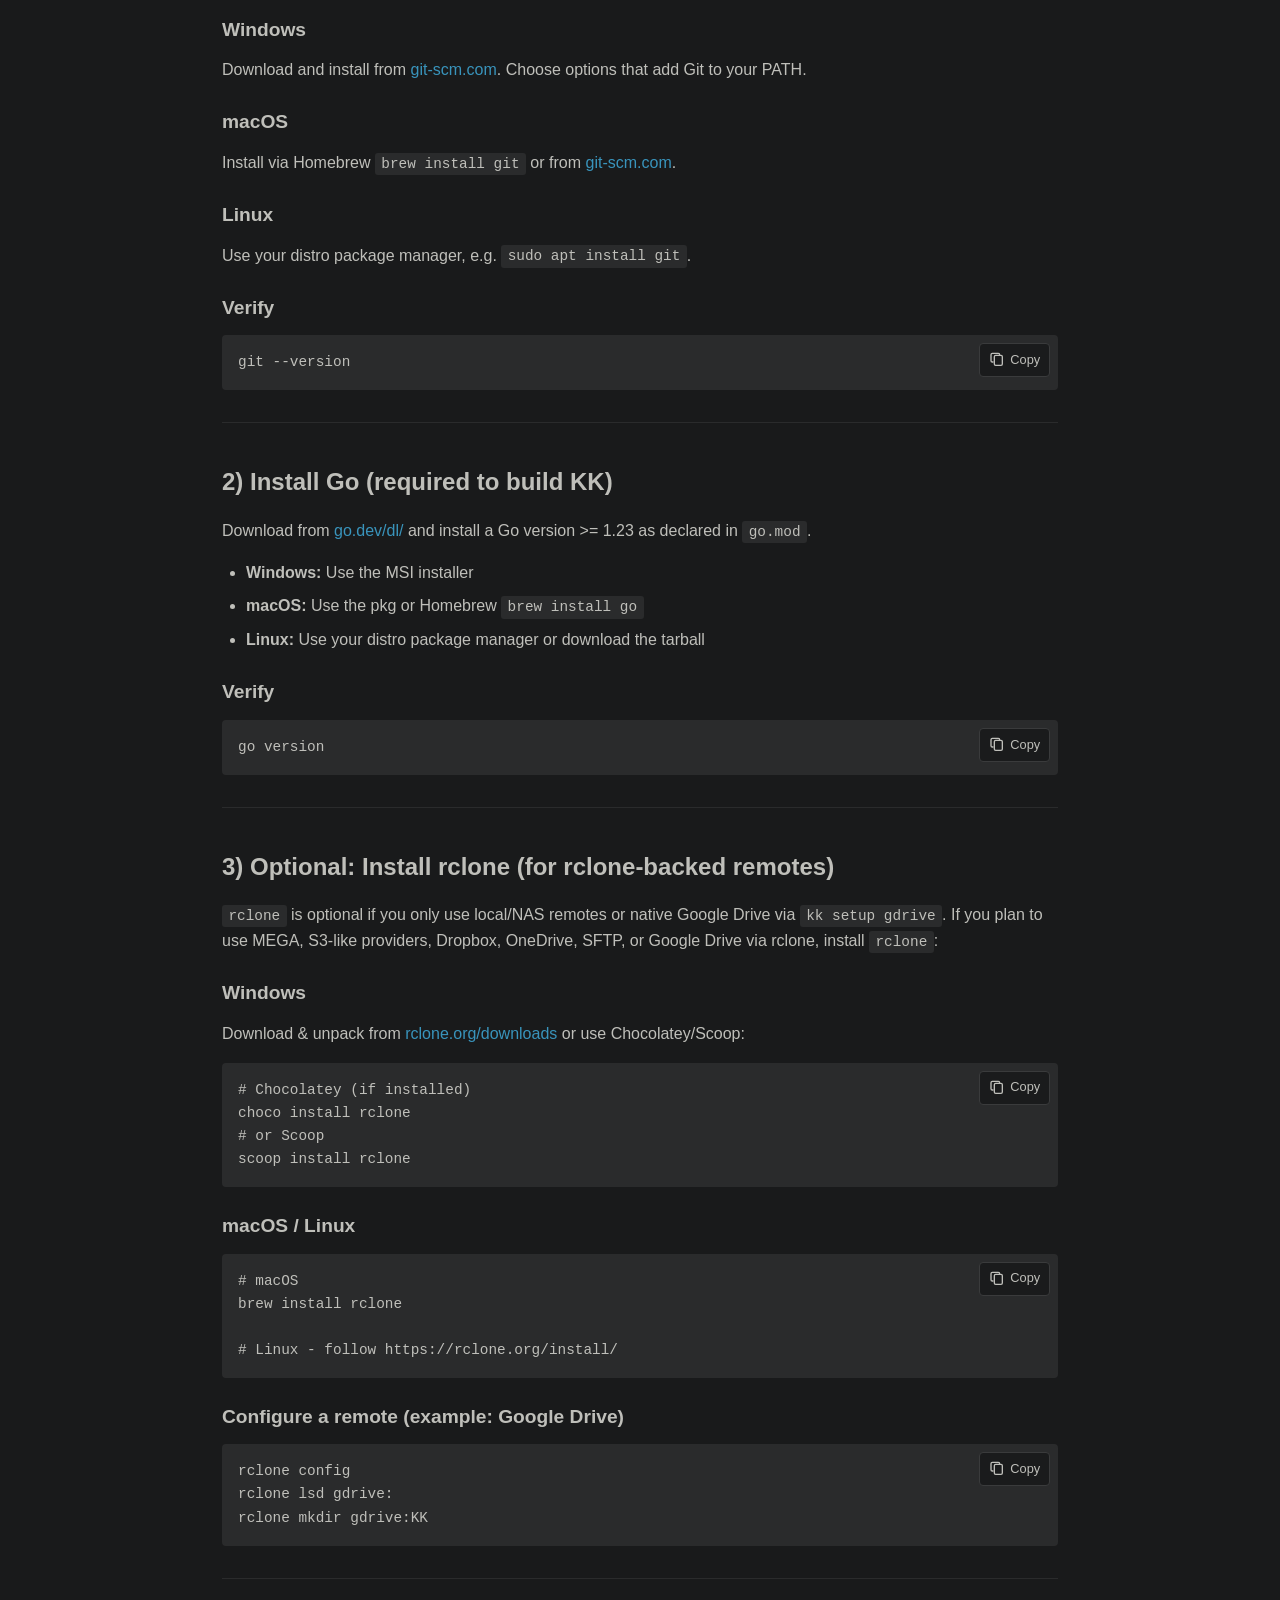
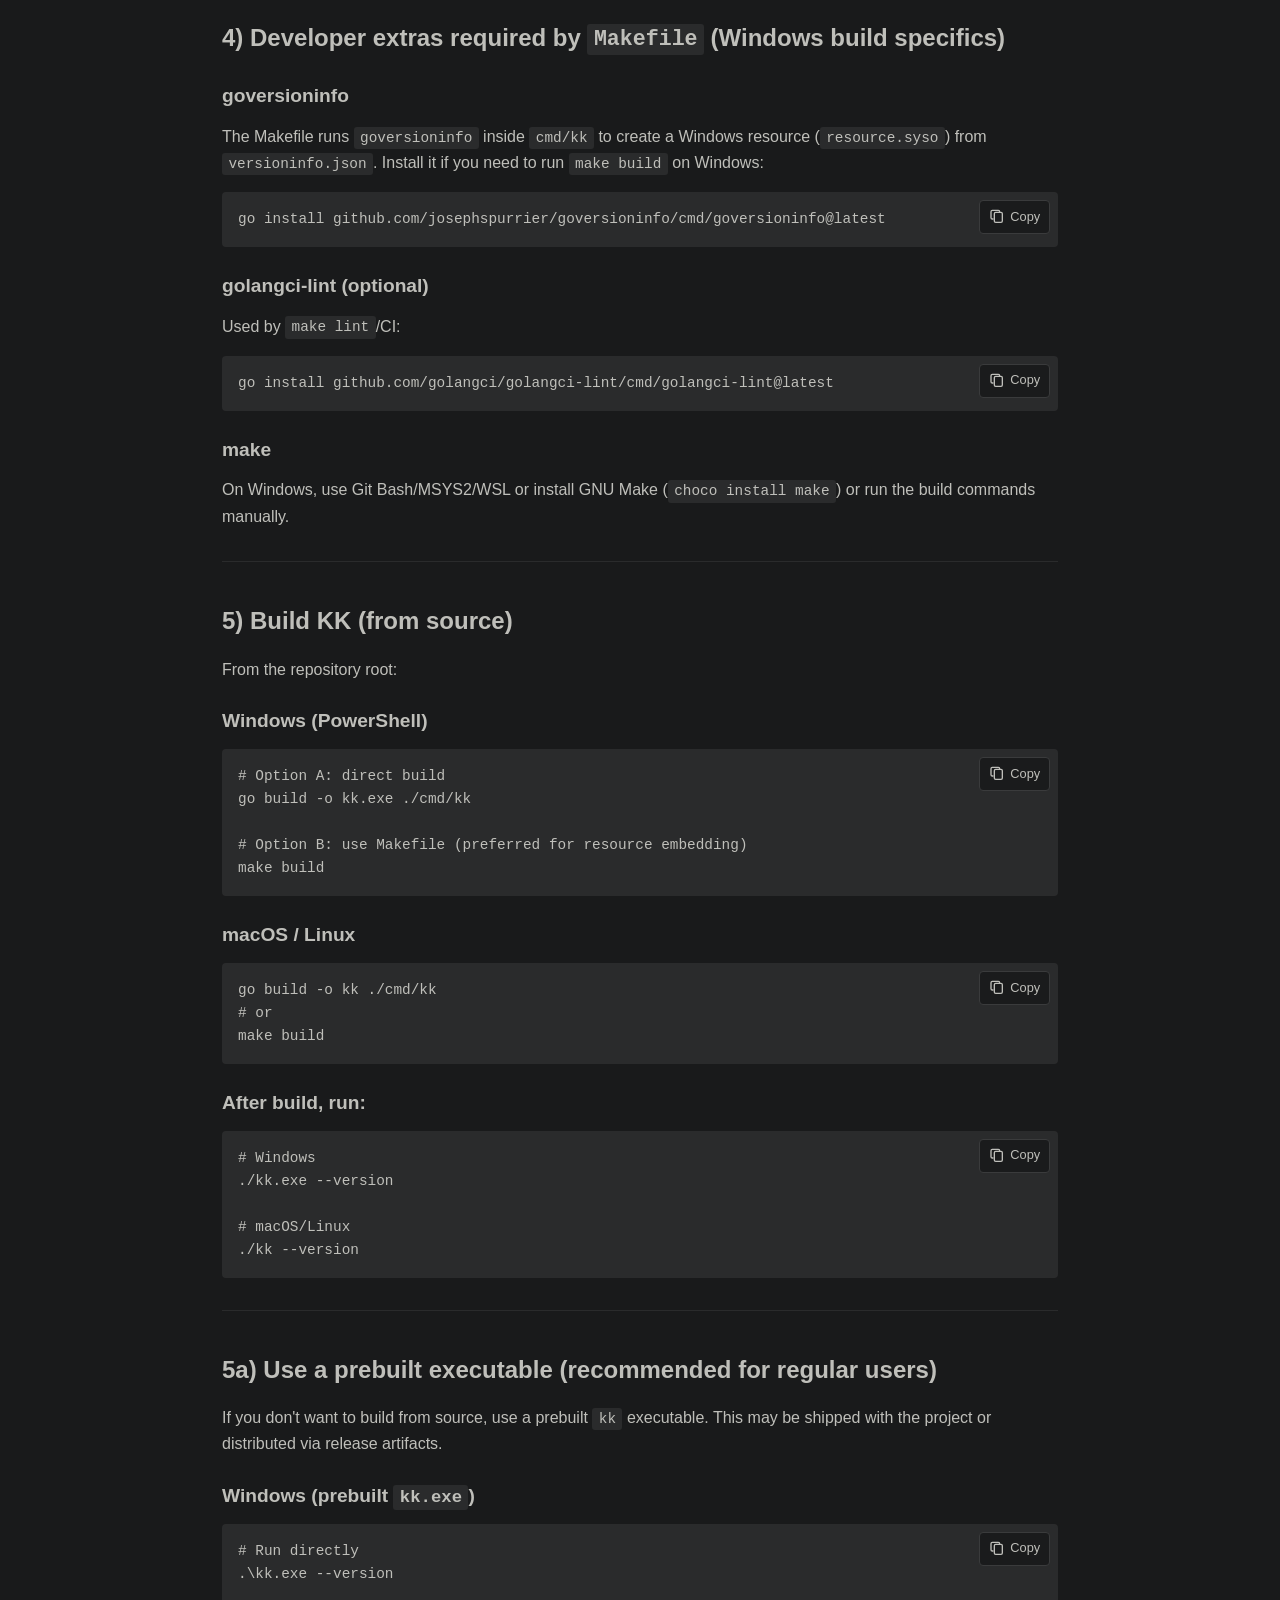
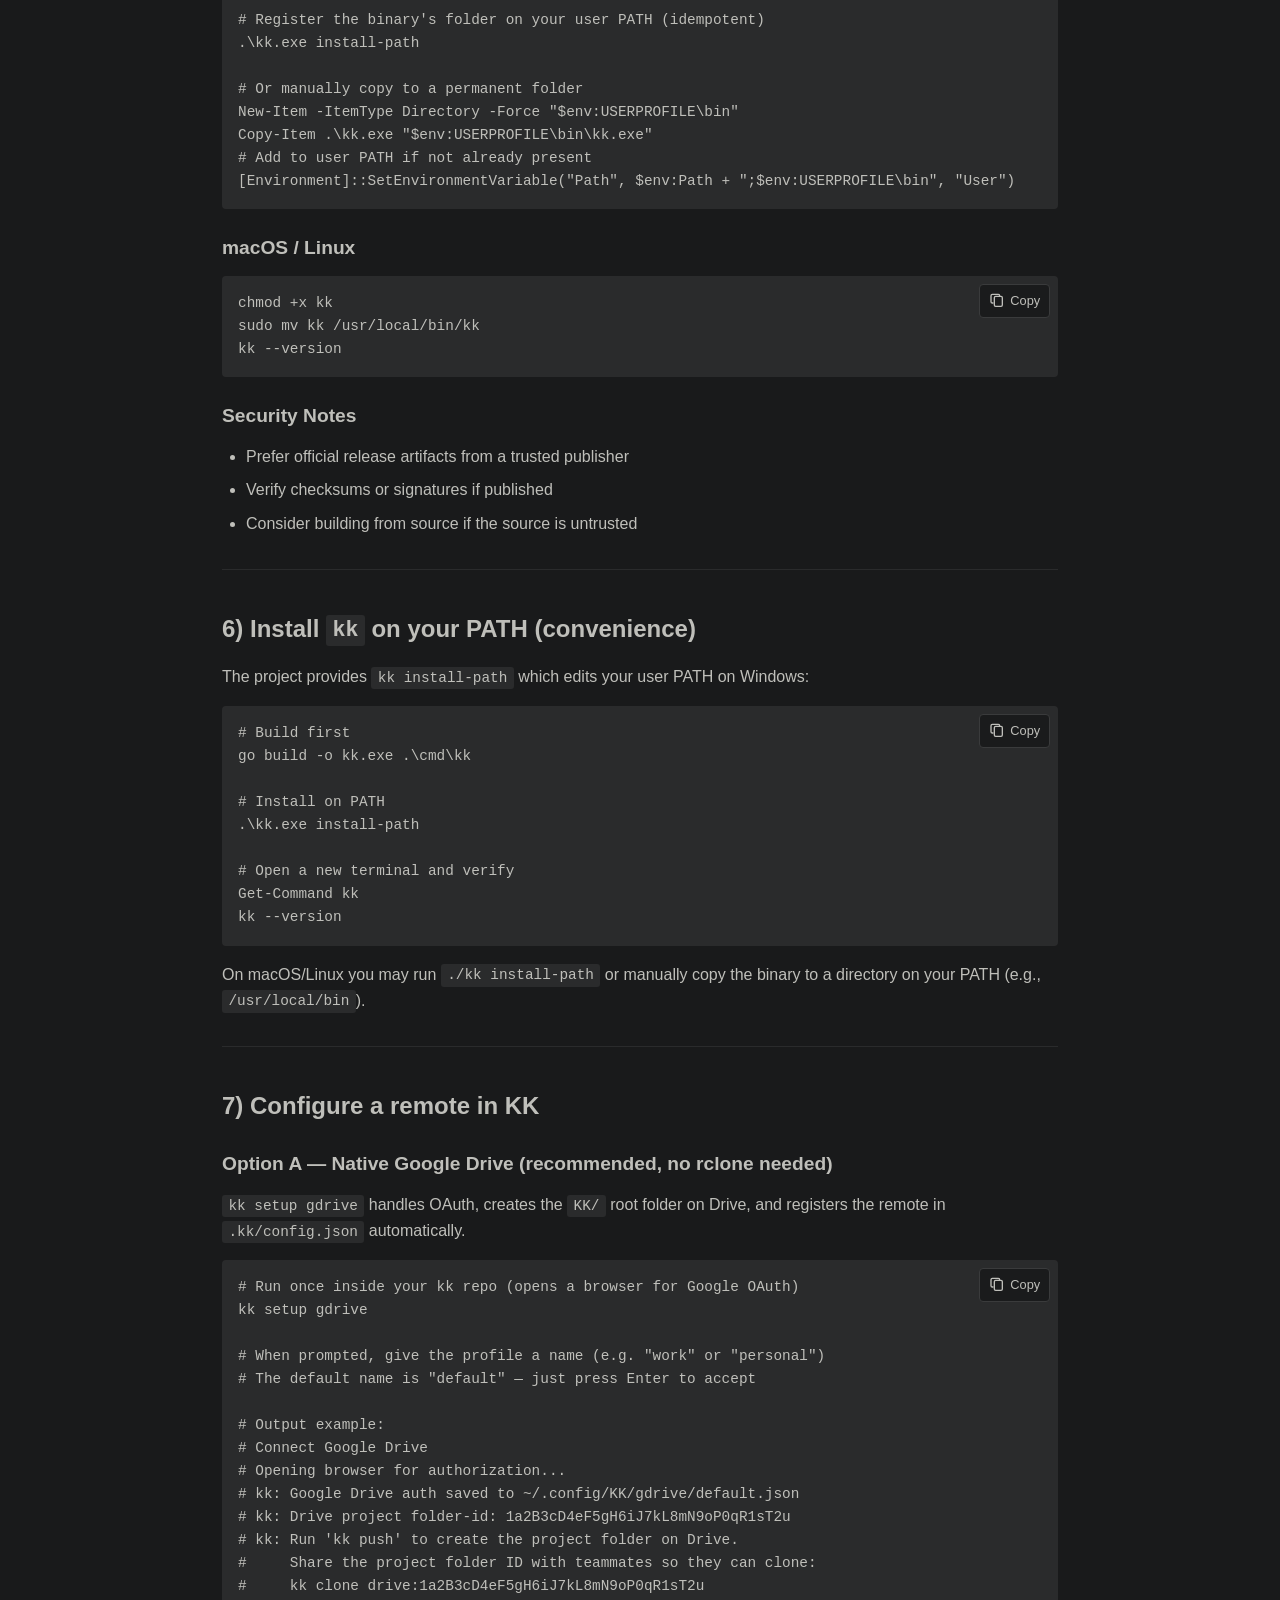
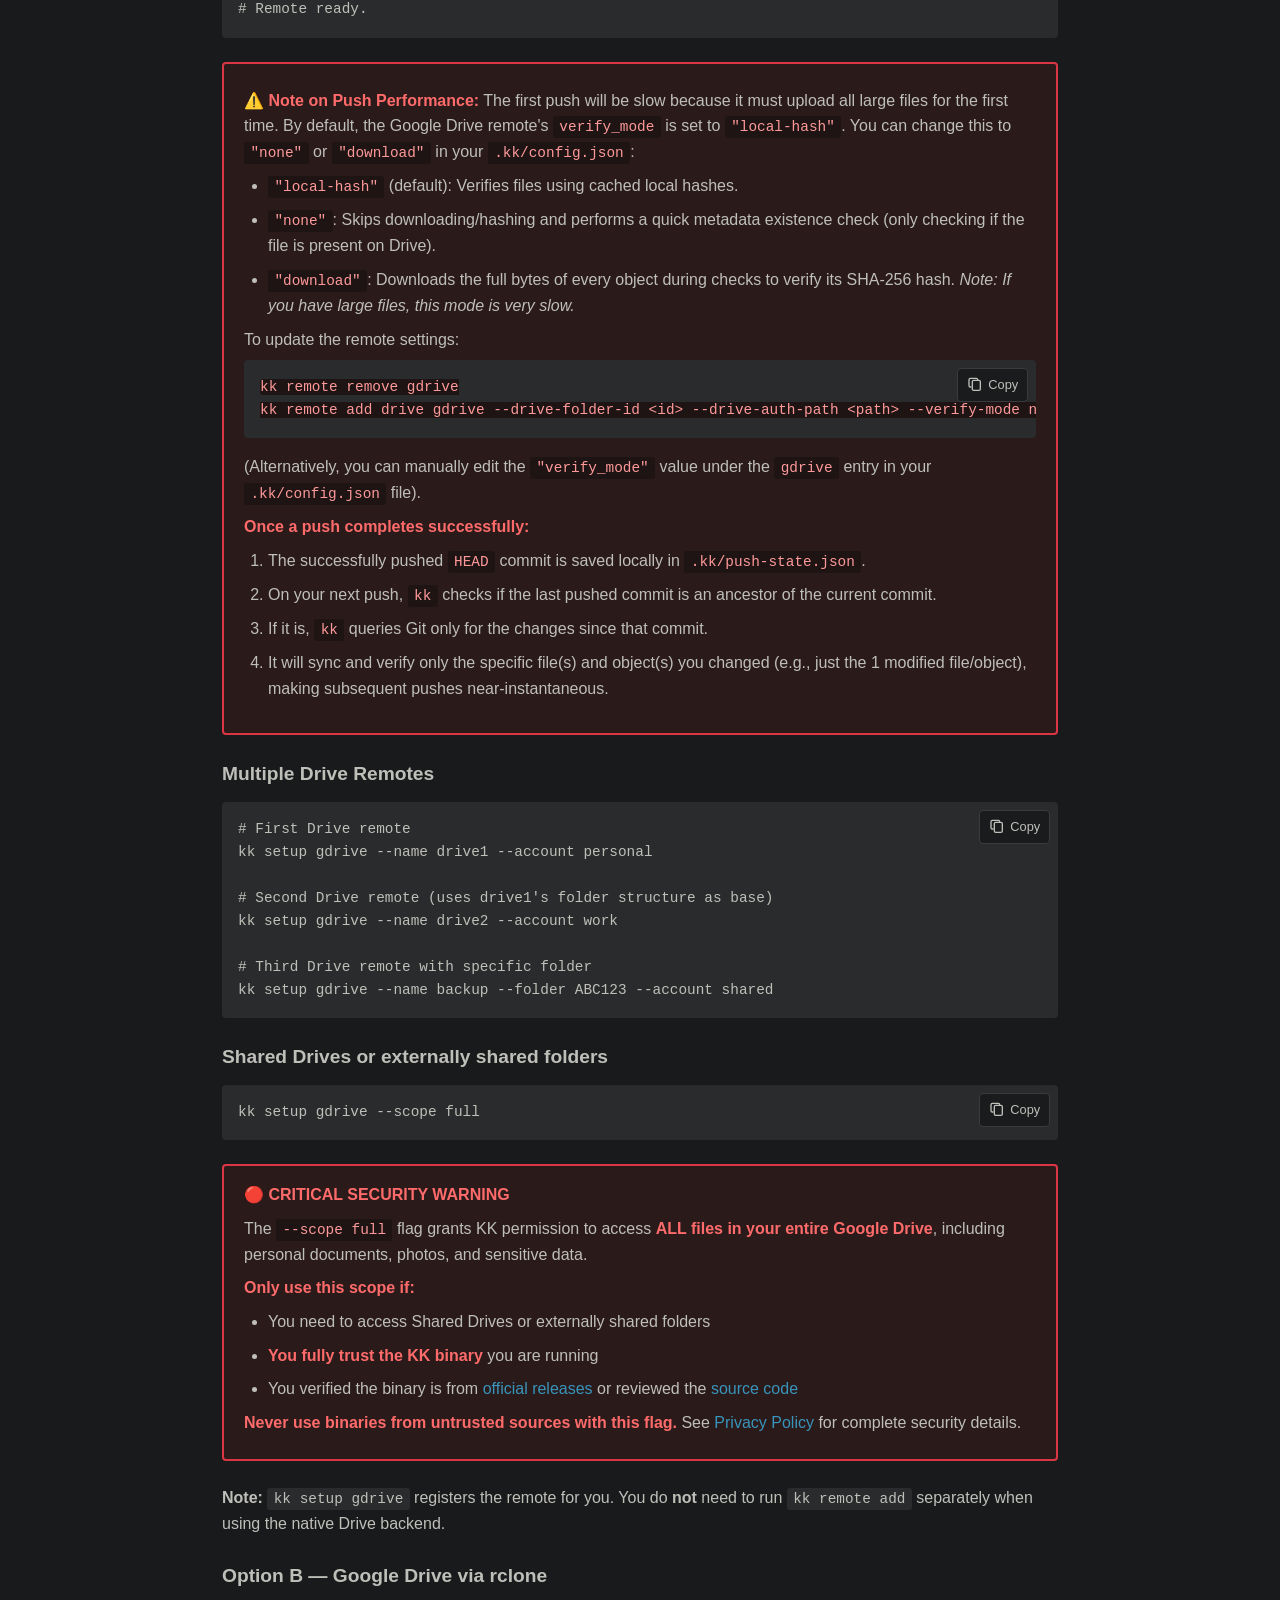
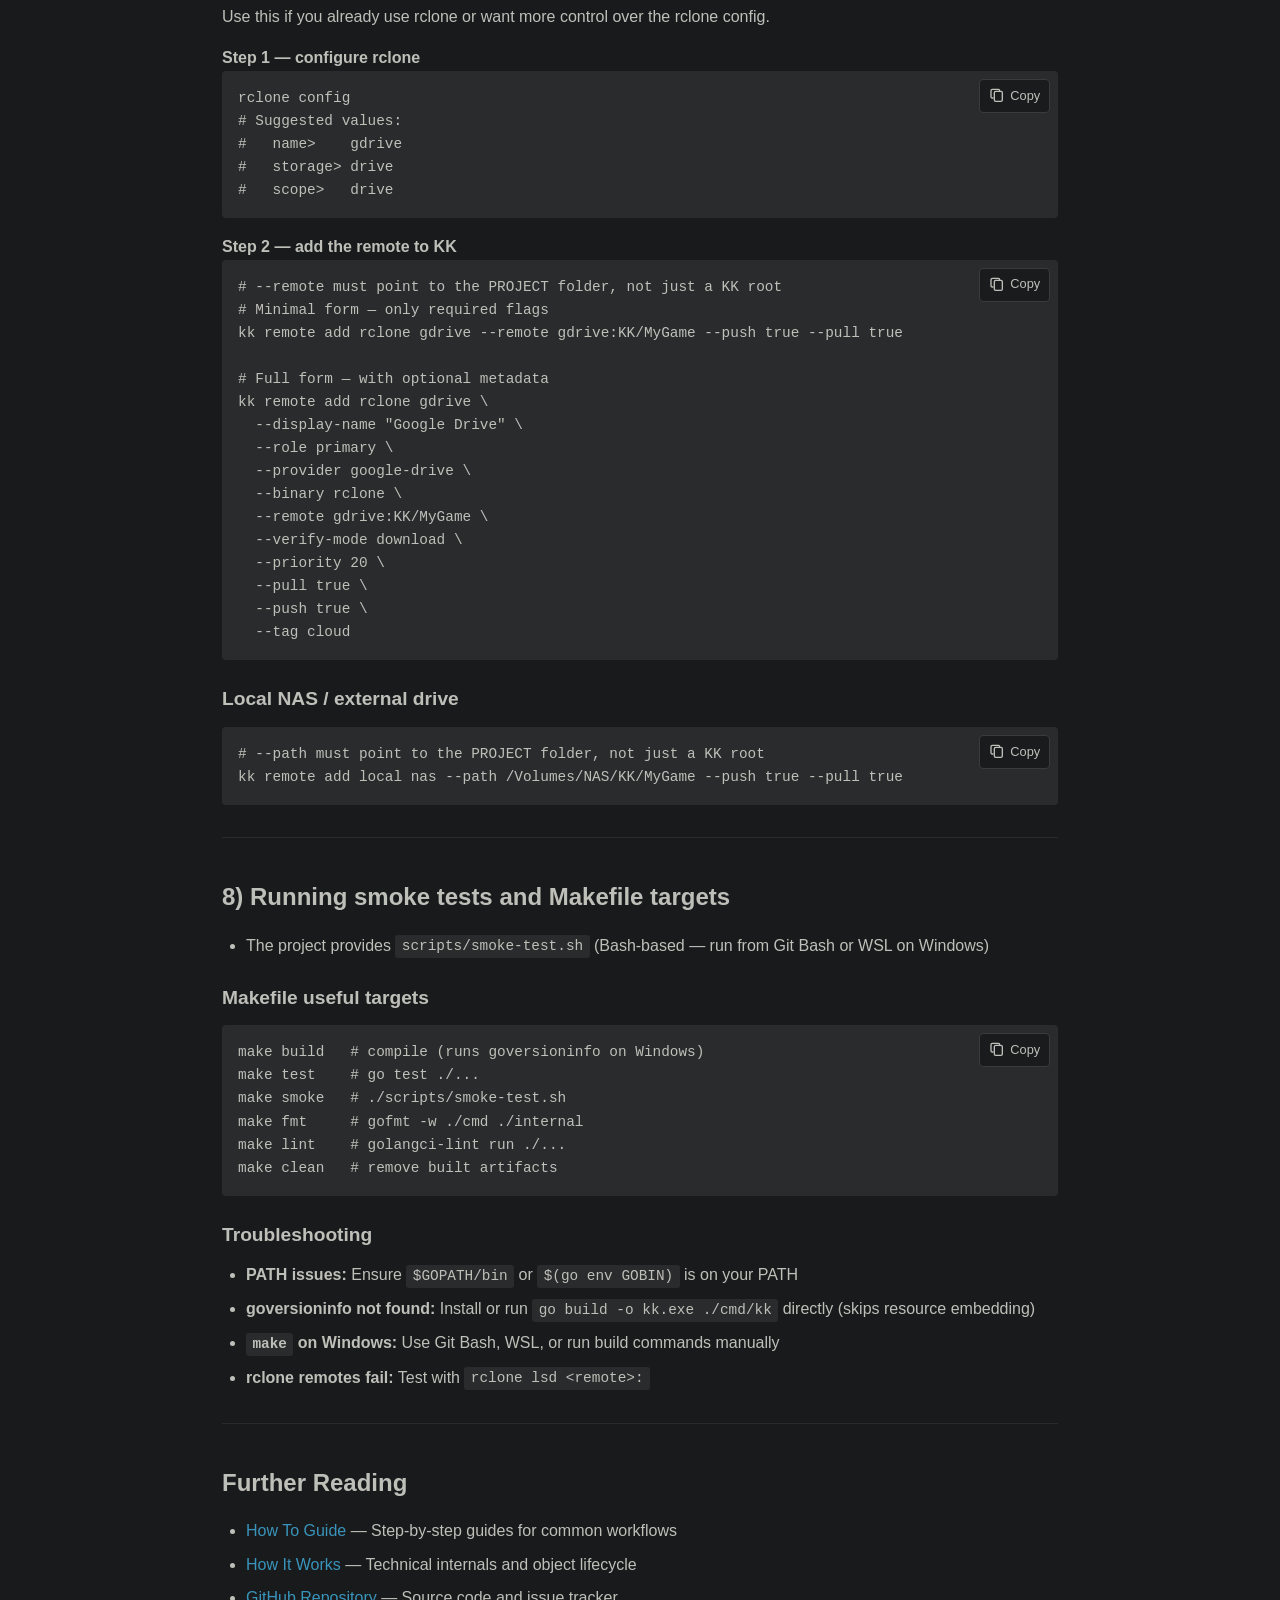
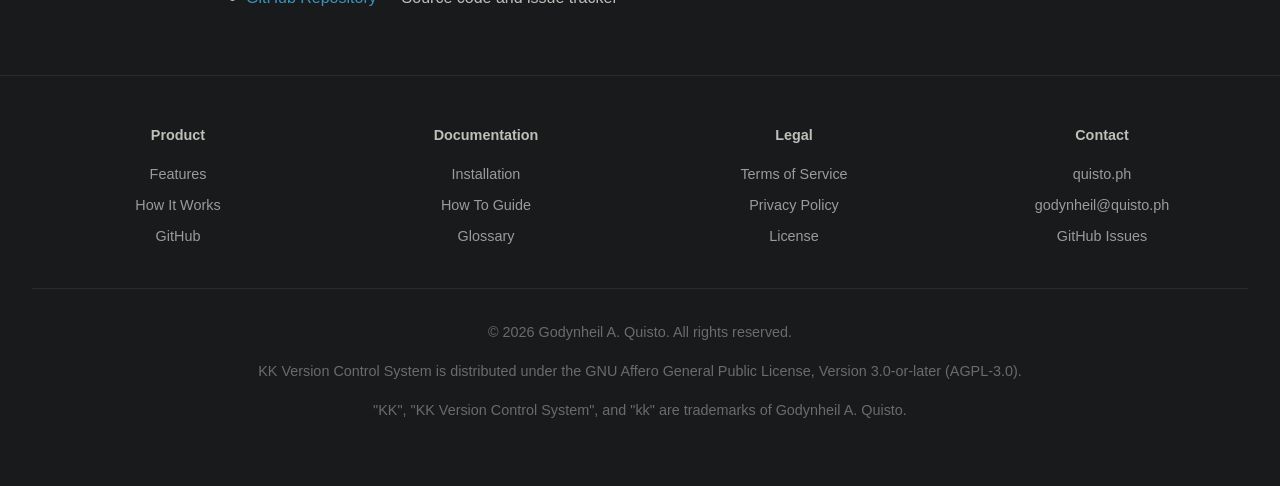
<file: docs/installation/index.html>
<!doctype html>
<html lang="en">
  <head>
    <meta charset="UTF-8" />
    <meta name="viewport" content="width=device-width, initial-scale=1.0" />
    <meta
      name="description"
      content="Installation guide for KK Version Control System - prerequisites, Git, Go toolchain, rclone setup, and building from source."
    />
    <meta name="author" content="Godynheil A. Quisto" />
    <meta name="robots" content="index, follow" />
    <meta name="theme-color" content="#191a1b" />
    <link rel="canonical" href="https://kkvcs.com/docs/installation/" />
    <link rel="icon" href="/icon/favicon.ico" sizes="any" />
    <link
      rel="icon"
      type="image/png"
      sizes="32x32"
      href="/icon/favicon-32x32.png"
    />
    <link
      rel="icon"
      type="image/png"
      sizes="16x16"
      href="/icon/favicon-16x16.png"
    />
    <link rel="apple-touch-icon" href="/icon/apple-touch-icon.png" />
    <link rel="manifest" href="/icon/site.webmanifest" />
    <link rel="prefetch" href="/docs/installation/" />
    <link rel="prefetch" href="/docs/how-to/" />
    <link rel="prefetch" href="/docs/glossary/" />
    <link rel="prefetch" href="/docs/how-it-works/" />
    <link rel="prefetch" href="/docs/git-remote/" />
    <link rel="prefetch" href="/" />
    <link rel="prefetch" href="/docs/" />
    <link rel="stylesheet" href="/css/core.css" />
    <link rel="stylesheet" href="/css/navigation.css" />
    <meta property="og:type" content="article" />
    <meta
      property="og:title"
      content="Installation Guide | KK Version Control System"
    />
    <meta
      property="og:description"
      content="Step-by-step installation guide for KK Version Control System."
    />
    <meta property="og:url" content="https://kkvcs.com/docs/installation/" />
    <meta
      property="og:image"
      content="https://kkvcs.com/icon/android-chrome-512x512.png"
    />
    <meta property="og:site_name" content="KK Version Control System" />
    <meta name="twitter:card" content="summary" />
    <meta
      name="twitter:title"
      content="Installation Guide | KK Version Control System"
    />
    <meta
      name="twitter:description"
      content="Step-by-step installation guide for KK Version Control System."
    />
    <meta
      name="twitter:image"
      content="https://kkvcs.com/icon/android-chrome-512x512.png"
    />
    <title>Installation Guide | KK Version Control System</title>
    <link rel="stylesheet" href="/css/pages/docs-installation.css" />
    <script src="/js/copy-code.js" defer></script>
    <script src="/js/mobile-nav.js" defer></script>
  </head>
  <body>
    <a href="#main-content" class="skip-link">Skip to main content</a>
    <nav aria-label="Main navigation">
      <div class="container">
        <a href="/" class="logo">KK Version Control System</a>
        <button
          class="nav-toggle"
          aria-expanded="false"
          aria-controls="nav-menu"
          aria-label="Toggle navigation menu">
          <span class="hamburger-icon" aria-hidden="true">
            <span></span>
            <span></span>
            <span></span>
          </span>
          <span class="nav-toggle-text">Menu</span>
        </button>
        <ul id="nav-menu" class="nav-menu">
          <li><a href="/#how-it-works">How It Works</a></li>
          <li><a href="/#features">Features</a></li>
          <li><a href="/#backends">Backends</a></li>
          <li><a href="/#pricing">Pricing</a></li>
          <li><a href="/#faq">FAQ</a></li>
          <li><a href="/docs/" class="active">Documentation</a></li>
          <li>
            <a href="https://github.com/godynheil/kk" rel="noopener noreferrer"
              >GitHub</a
            >
          </li>
        </ul>
      </div>
      <div class="nav-menu-backdrop" aria-hidden="true"></div>
    </nav>

    <main id="main-content">
      <h1>Installation & Setup</h1>
      <p>
        This document collects everything needed to get KK working on a
        developer machine: Git, the KK CLI (build or download), and the optional
        <code>rclone</code> binary used for cloud remotes.
      </p>

      <div class="toc">
        <h3>Contents</h3>
        <ul>
          <li><a href="#prerequisites">Prerequisites</a></li>
          <li><a href="#install-git">1) Install Git</a></li>
          <li>
            <a href="#install-go">2) Install Go (required to build KK)</a>
          </li>
          <li>
            <a href="#install-rclone"
              >3) Optional: Install rclone (for rclone-backed remotes)</a
            >
          </li>
          <li>
            <a href="#developer-tools"
              >4) Developer extras required by Makefile (Windows build
              specifics)</a
            >
          </li>
          <li><a href="#build-kk">5) Build KK (from source)</a></li>
          <li>
            <a href="#prebuilt-kk"
              >5a) Use a prebuilt executable (recommended for regular users)</a
            >
          </li>
          <li>
            <a href="#install-path">6) Install kk on your PATH (convenience)</a>
          </li>
          <li><a href="#configure-remote">7) Configure a remote in KK</a></li>
          <li>
            <a href="#smoke-tests"
              >8) Running smoke tests and Makefile targets</a
            >
          </li>
        </ul>
      </div>

      <div class="info-box">
        <h3>Supported Platforms</h3>
        <ul>
          <li>Windows (PowerShell / Git Bash / WSL)</li>
          <li>macOS</li>
          <li>Linux</li>
        </ul>

        <h3>Quick Checks</h3>
        <p>Verify these are available before proceeding:</p>
        <pre><code>git --version
go version
rclone version   # optional</code></pre>
      </div>

      <hr id="prerequisites" />

      <h2>Prerequisites</h2>
      <ul>
        <li><strong>Git</strong> (core dependency)</li>
        <li>
          <strong>Go toolchain</strong> (Go 1.23 or newer as declared in
          <code>go.mod</code>)
        </li>
        <li>
          <strong>Optional:</strong> <code>rclone</code> (for rclone-backed
          remotes such as Google Drive or MEGA)
        </li>
        <li>
          <strong>Optional developer tools:</strong>
          <code>goversioninfo</code> (Windows resource generation),
          <code>golangci-lint</code>, <code>make</code>
        </li>
      </ul>

      <hr id="install-git" />

      <h2>1) Install Git</h2>

      <h3>Windows</h3>
      <p>
        Download and install from
        <a href="https://git-scm.com/download/win">git-scm.com</a>. Choose
        options that add Git to your PATH.
      </p>

      <h3>macOS</h3>
      <p>
        Install via Homebrew <code>brew install git</code> or from
        <a href="https://git-scm.com">git-scm.com</a>.
      </p>

      <h3>Linux</h3>
      <p>
        Use your distro package manager, e.g. <code>sudo apt install git</code>.
      </p>

      <h3>Verify</h3>
      <pre><code>git --version</code></pre>

      <hr id="install-go" />

      <h2>2) Install Go (required to build KK)</h2>

      <p>
        Download from <a href="https://go.dev/dl/">go.dev/dl/</a> and install a
        Go version &gt;= 1.23 as declared in <code>go.mod</code>.
      </p>

      <ul>
        <li><strong>Windows:</strong> Use the MSI installer</li>
        <li>
          <strong>macOS:</strong> Use the pkg or Homebrew
          <code>brew install go</code>
        </li>
        <li>
          <strong>Linux:</strong> Use your distro package manager or download
          the tarball
        </li>
      </ul>

      <h3>Verify</h3>
      <pre><code>go version</code></pre>

      <hr id="install-rclone" />

      <h2>3) Optional: Install rclone (for rclone-backed remotes)</h2>

      <p>
        <code>rclone</code> is optional if you only use local/NAS remotes or
        native Google Drive via <code>kk setup gdrive</code>. If you plan to use
        MEGA, S3-like providers, Dropbox, OneDrive, SFTP, or Google Drive via
        rclone, install <code>rclone</code>:
      </p>

      <h3>Windows</h3>
      <p>
        Download &amp; unpack from
        <a href="https://rclone.org/downloads/">rclone.org/downloads</a> or use
        Chocolatey/Scoop:
      </p>
      <pre><code># Chocolatey (if installed)
choco install rclone
# or Scoop
scoop install rclone</code></pre>

      <h3>macOS / Linux</h3>
      <pre><code># macOS
brew install rclone

# Linux - follow https://rclone.org/install/</code></pre>

      <h3>Configure a remote (example: Google Drive)</h3>
      <pre><code>rclone config
rclone lsd gdrive:
rclone mkdir gdrive:KK</code></pre>

      <hr id="developer-tools" />

      <h2>
        4) Developer extras required by <code>Makefile</code> (Windows build
        specifics)
      </h2>

      <h3>goversioninfo</h3>
      <p>
        The Makefile runs <code>goversioninfo</code> inside
        <code>cmd/kk</code> to create a Windows resource
        (<code>resource.syso</code>) from <code>versioninfo.json</code>. Install
        it if you need to run <code>make build</code> on Windows:
      </p>
      <pre><code>go install github.com/josephspurrier/goversioninfo/cmd/goversioninfo@latest</code></pre>

      <h3>golangci-lint (optional)</h3>
      <p>Used by <code>make lint</code>/CI:</p>
      <pre><code>go install github.com/golangci/golangci-lint/cmd/golangci-lint@latest</code></pre>

      <h3>make</h3>
      <p>
        On Windows, use Git Bash/MSYS2/WSL or install GNU Make (<code
          >choco install make</code
        >) or run the build commands manually.
      </p>

      <hr id="build-kk" />

      <h2>5) Build KK (from source)</h2>

      <p>From the repository root:</p>

      <h3>Windows (PowerShell)</h3>
      <pre><code># Option A: direct build
go build -o kk.exe ./cmd/kk

# Option B: use Makefile (preferred for resource embedding)
make build</code></pre>

      <h3>macOS / Linux</h3>
      <pre><code>go build -o kk ./cmd/kk
# or
make build</code></pre>

      <h3>After build, run:</h3>
      <pre><code># Windows
./kk.exe --version

# macOS/Linux
./kk --version</code></pre>

      <hr id="prebuilt-kk" />

      <h2>5a) Use a prebuilt executable (recommended for regular users)</h2>

      <p>
        If you don't want to build from source, use a prebuilt <code>kk</code>
        executable. This may be shipped with the project or distributed via
        release artifacts.
      </p>

      <h3>Windows (prebuilt <code>kk.exe</code>)</h3>
      <pre><code># Run directly
.\kk.exe --version

# Register the binary's folder on your user PATH (idempotent)
.\kk.exe install-path

# Or manually copy to a permanent folder
New-Item -ItemType Directory -Force "$env:USERPROFILE\bin"
Copy-Item .\kk.exe "$env:USERPROFILE\bin\kk.exe"
# Add to user PATH if not already present
[Environment]::SetEnvironmentVariable("Path", $env:Path + ";$env:USERPROFILE\bin", "User")</code></pre>

      <h3>macOS / Linux</h3>
      <pre><code>chmod +x kk
sudo mv kk /usr/local/bin/kk
kk --version</code></pre>

      <h3>Security Notes</h3>
      <ul>
        <li>Prefer official release artifacts from a trusted publisher</li>
        <li>Verify checksums or signatures if published</li>
        <li>Consider building from source if the source is untrusted</li>
      </ul>

      <hr id="install-path" />

      <h2>6) Install <code>kk</code> on your PATH (convenience)</h2>

      <p>
        The project provides <code>kk install-path</code> which edits your user
        PATH on Windows:
      </p>

      <pre><code># Build first
go build -o kk.exe .\cmd\kk

# Install on PATH
.\kk.exe install-path

# Open a new terminal and verify
Get-Command kk
kk --version</code></pre>

      <p>
        On macOS/Linux you may run <code>./kk install-path</code> or manually
        copy the binary to a directory on your PATH (e.g.,
        <code>/usr/local/bin</code>).
      </p>

      <hr id="configure-remote" />

      <h2>7) Configure a remote in KK</h2>

      <h3>Option A — Native Google Drive (recommended, no rclone needed)</h3>

      <p>
        <code>kk setup gdrive</code> handles OAuth, creates the
        <code>KK/</code> root folder on Drive, and registers the remote in
        <code>.kk/config.json</code>
        automatically.
      </p>

      <pre><code># Run once inside your kk repo (opens a browser for Google OAuth)
kk setup gdrive

# When prompted, give the profile a name (e.g. "work" or "personal")
# The default name is "default" — just press Enter to accept

# Output example:
# Connect Google Drive
# Opening browser for authorization...
# kk: Google Drive auth saved to ~/.config/KK/gdrive/default.json
# kk: Drive project folder-id: 1a2B3cD4eF5gH6iJ7kL8mN9oP0qR1sT2u
# kk: Run 'kk push' to create the project folder on Drive.
#     Share the project folder ID with teammates so they can clone:
#     kk clone drive:1a2B3cD4eF5gH6iJ7kL8mN9oP0qR1sT2u
# Remote ready.</code></pre>
      <div class="warning-box">
        <p>
          <strong>⚠️ Note on Push Performance:</strong> The first push will be slow because it must upload all large files for the first time. By default, the Google Drive remote's <code>verify_mode</code> is set to <code>"local-hash"</code>. You can change this to <code>"none"</code> or <code>"download"</code> in your <code>.kk/config.json</code>:
        </p>
        <ul>
          <li><code>"local-hash"</code> (default): Verifies files using cached local hashes.</li>
          <li><code>"none"</code>: Skips downloading/hashing and performs a quick metadata existence check (only checking if the file is present on Drive).</li>
          <li><code>"download"</code>: Downloads the full bytes of every object during checks to verify its SHA-256 hash. <em>Note: If you have large files, this mode is very slow.</em></li>
        </ul>
        <p>
          To update the remote settings:
        </p>
        <pre><code>kk remote remove gdrive
kk remote add drive gdrive --drive-folder-id &lt;id&gt; --drive-auth-path &lt;path&gt; --verify-mode none</code></pre>
        <p>
          (Alternatively, you can manually edit the <code>"verify_mode"</code> value under the <code>gdrive</code> entry in your <code>.kk/config.json</code> file).
        </p>
        <p class="mt-1">
          <strong>Once a push completes successfully:</strong>
        </p>
        <ol>
          <li>The successfully pushed <code>HEAD</code> commit is saved locally in <code>.kk/push-state.json</code>.</li>
          <li>On your next push, <code>kk</code> checks if the last pushed commit is an ancestor of the current commit.</li>
          <li>If it is, <code>kk</code> queries Git only for the changes since that commit.</li>
          <li>It will sync and verify only the specific file(s) and object(s) you changed (e.g., just the 1 modified file/object), making subsequent pushes near-instantaneous.</li>
        </ol>
      </div>

      <h3>Multiple Drive Remotes</h3>

      <pre><code># First Drive remote
kk setup gdrive --name drive1 --account personal

# Second Drive remote (uses drive1's folder structure as base)
kk setup gdrive --name drive2 --account work

# Third Drive remote with specific folder
kk setup gdrive --name backup --folder ABC123 --account shared</code></pre>

      <h3>Shared Drives or externally shared folders</h3>

      <pre><code>kk setup gdrive --scope full</code></pre>

      <div class="warning-box">
        <strong>🔴 CRITICAL SECURITY WARNING</strong>
        <p>
          The <code>--scope full</code> flag grants KK permission to access
          <strong>ALL files in your entire Google Drive</strong>, including
          personal documents, photos, and sensitive data.
        </p>
        <p><strong>Only use this scope if:</strong></p>
        <ul>
          <li>You need to access Shared Drives or externally shared folders</li>
          <li>
            <strong>You fully trust the KK binary</strong> you are running
          </li>
          <li>
            You verified the binary is from
            <a
              href="https://github.com/godynheil/kk/releases"
              rel="noopener noreferrer"
              >official releases</a
            >
            or reviewed the
            <a href="https://github.com/godynheil/kk" rel="noopener noreferrer"
              >source code</a
            >
          </li>
        </ul>
        <p>
          <strong
            >Never use binaries from untrusted sources with this flag.</strong
          >
          See
          <a href="/privacy-policy/#google-drive-oauth">Privacy Policy</a> for
          complete security details.
        </p>
      </div>

      <blockquote>
        <strong>Note:</strong> <code>kk setup gdrive</code> registers the remote
        for you. You do <strong>not</strong> need to run
        <code>kk remote add</code>
        separately when using the native Drive backend.
      </blockquote>

      <h3>Option B — Google Drive via rclone</h3>

      <p>
        Use this if you already use rclone or want more control over the rclone
        config.
      </p>

      <h4>Step 1 — configure rclone</h4>
      <pre><code>rclone config
# Suggested values:
#   name>    gdrive
#   storage> drive
#   scope>   drive</code></pre>

      <h4>Step 2 — add the remote to KK</h4>
      <pre><code># --remote must point to the PROJECT folder, not just a KK root
# Minimal form — only required flags
kk remote add rclone gdrive --remote gdrive:KK/MyGame --push true --pull true

# Full form — with optional metadata
kk remote add rclone gdrive \
  --display-name "Google Drive" \
  --role primary \
  --provider google-drive \
  --binary rclone \
  --remote gdrive:KK/MyGame \
  --verify-mode download \
  --priority 20 \
  --pull true \
  --push true \
  --tag cloud</code></pre>

      <h3>Local NAS / external drive</h3>

      <pre><code># --path must point to the PROJECT folder, not just a KK root
kk remote add local nas --path /Volumes/NAS/KK/MyGame --push true --pull true</code></pre>

      <hr id="smoke-tests" />

      <h2>8) Running smoke tests and Makefile targets</h2>

      <ul>
        <li>
          The project provides <code>scripts/smoke-test.sh</code> (Bash-based —
          run from Git Bash or WSL on Windows)
        </li>
      </ul>

      <h3>Makefile useful targets</h3>

      <pre><code>make build   # compile (runs goversioninfo on Windows)
make test    # go test ./...
make smoke   # ./scripts/smoke-test.sh
make fmt     # gofmt -w ./cmd ./internal
make lint    # golangci-lint run ./...
make clean   # remove built artifacts</code></pre>

      <h3>Troubleshooting</h3>

      <ul>
        <li>
          <strong>PATH issues:</strong> Ensure <code>$GOPATH/bin</code> or
          <code>$(go env GOBIN)</code> is on your PATH
        </li>
        <li>
          <strong>goversioninfo not found:</strong> Install or run
          <code>go build -o kk.exe ./cmd/kk</code> directly (skips resource
          embedding)
        </li>
        <li>
          <strong><code>make</code> on Windows:</strong> Use Git Bash, WSL, or
          run build commands manually
        </li>
        <li>
          <strong>rclone remotes fail:</strong> Test with
          <code>rclone lsd &lt;remote&gt;:</code>
        </li>
      </ul>

      <hr />

      <h2>Further Reading</h2>

      <ul>
        <li>
          <a href="/docs/how-to/">How To Guide</a> — Step-by-step guides for
          common workflows
        </li>
        <li>
          <a href="/docs/how-it-works/">How It Works</a> — Technical internals
          and object lifecycle
        </li>
        <li>
          <a href="https://github.com/godynheil/kk">GitHub Repository</a> —
          Source code and issue tracker
        </li>
      </ul>
    </main>

    <footer>
      <div class="footer-content">
        <div class="footer-section">
          <h4>Product</h4>
          <ul>
            <li><a href="/#features">Features</a></li>
            <li><a href="/#how-it-works">How It Works</a></li>
            <li><a href="https://github.com/godynheil/kk">GitHub</a></li>
          </ul>
        </div>
        <div class="footer-section">
          <h4>Documentation</h4>
          <ul>
            <li><a href="/docs/installation/">Installation</a></li>
            <li><a href="/docs/how-to/">How To Guide</a></li>
            <li><a href="/docs/glossary/">Glossary</a></li>
          </ul>
        </div>
        <div class="footer-section">
          <h4>Legal</h4>
          <ul>
            <li><a href="/terms-of-service/">Terms of Service</a></li>
            <li><a href="/privacy-policy/">Privacy Policy</a></li>
            <li><a href="/license/">License</a></li>
          </ul>
        </div>
        <div class="footer-section">
          <h4>Contact</h4>
          <ul>
            <li>
              <a href="https://quisto.ph" rel="noopener noreferrer">quisto.ph</a>
            </li>
            <li>
              <a href="mailto:godynheil@quisto.ph">godynheil@quisto.ph</a>
            </li>
            <li>
              <a href="https://github.com/godynheil/kk/issues">GitHub Issues</a>
            </li>
          </ul>
        </div>
      </div>
      <div class="footer-bottom">
        <p>&copy; 2026 Godynheil A. Quisto. All rights reserved.</p>
        <p>
          KK Version Control System is distributed under the GNU Affero General Public License, Version 3.0-or-later (AGPL-3.0).
        </p>
        <p>
          "KK", "KK Version Control System", and "kk" are trademarks of
          Godynheil A. Quisto.
        </p>
      </div>
    </footer>
  </body>
</html>
</file>
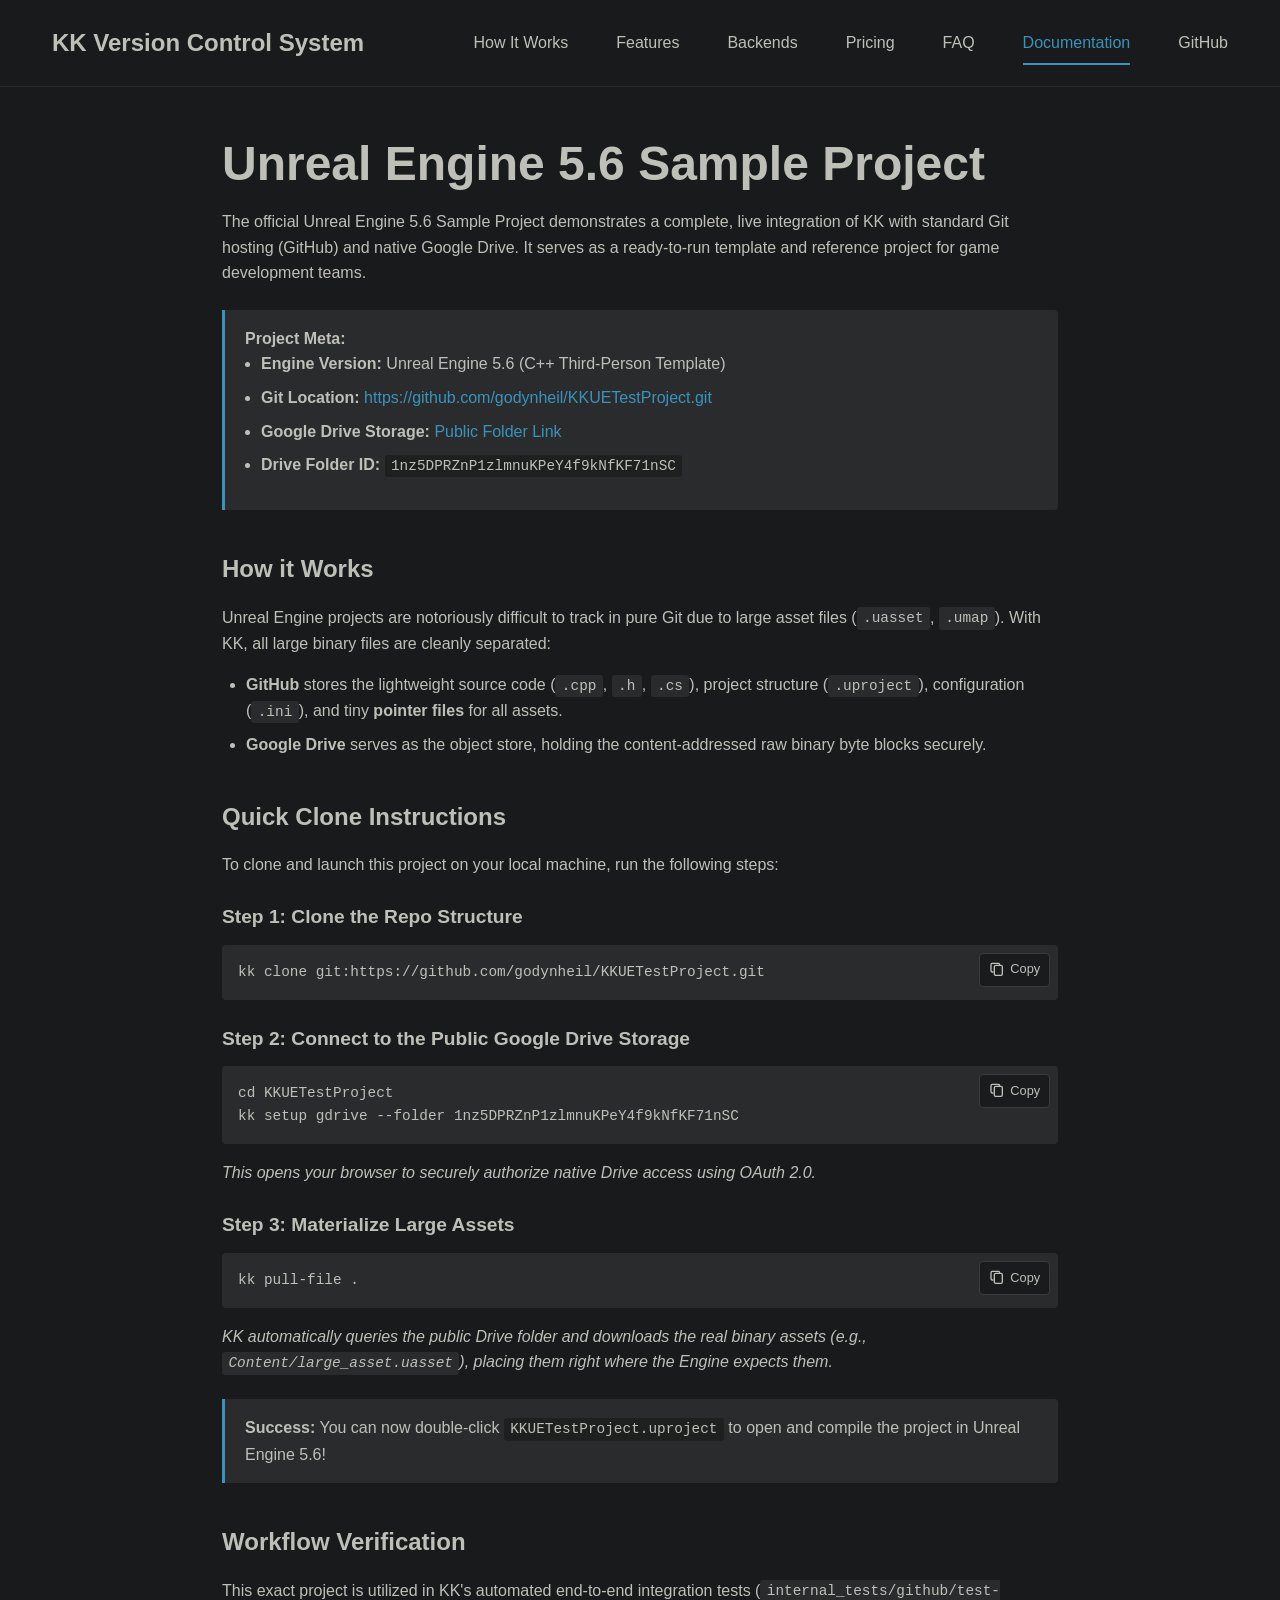
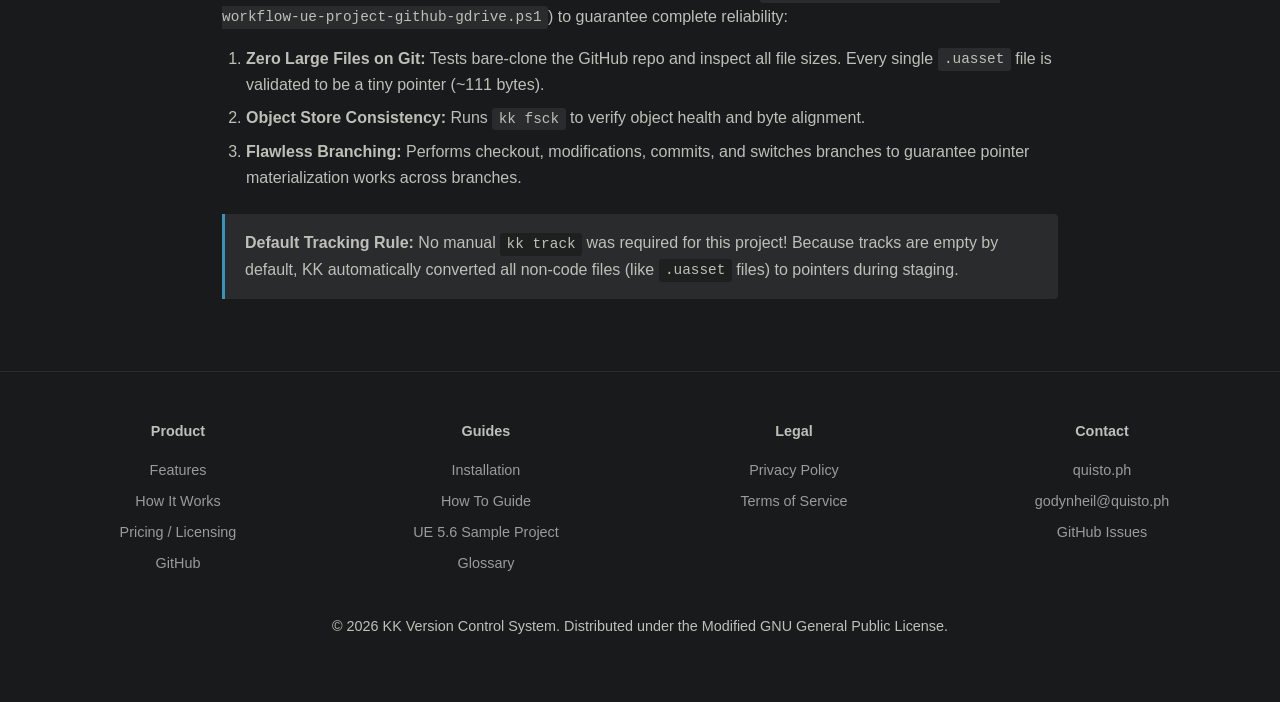
<file: docs/ue-sample-project/index.html>
﻿<!doctype html>
<html lang="en">
  <head>
    <meta charset="UTF-8" />
    <meta name="viewport" content="width=device-width, initial-scale=1.0" />
    <meta
      name="description"
      content="Learn how to clone and configure the official Unreal Engine 5.6 sample template project using KK, GitHub, and Google Drive."
    />
    <meta name="author" content="Godynheil A. Quisto" />
    <meta name="robots" content="index, follow" />
    <meta name="theme-color" content="#191a1b" />
    <link rel="canonical" href="https://kkvcs.com/docs/ue-sample-project/" />
    <link rel="icon" href="/icon/favicon.ico" sizes="any" />
    <link
      rel="icon"
      type="image/png"
      sizes="32x32"
      href="/icon/favicon-32x32.png"
    />
    <link
      rel="icon"
      type="image/png"
      sizes="16x16"
      href="/icon/favicon-16x16.png"
    />
    <link rel="apple-touch-icon" href="/icon/apple-touch-icon.png" />
    <link rel="manifest" href="/icon/site.webmanifest" />
    <link rel="stylesheet" href="/css/core.css" />
    <link rel="stylesheet" href="/css/navigation.css" />
    <meta property="og:type" content="article" />
    <meta
      property="og:title"
      content="Unreal Engine 5.6 Sample Project | KK Version Control System"
    />
    <meta
      property="og:description"
      content="Complete setup and integration guide for the official UE 5.6 demo project."
    />
    <meta property="og:url" content="https://kkvcs.com/docs/ue-sample-project/" />
    <meta
      property="og:image"
      content="https://kkvcs.com/icon/android-chrome-512x512.png"
    />
    <meta property="og:site_name" content="KK Version Control System" />
    <title>Unreal Engine 5.6 Sample Project | KK Version Control System</title>
    <link rel="stylesheet" href="/css/pages/docs-how-to.css" />
    <script src="/js/copy-code.js" defer></script>
    <script src="/js/mobile-nav.js" defer></script>
  </head>
  <body>
    <a href="#main-content" class="skip-link">Skip to main content</a>
    <nav aria-label="Main navigation">
      <div class="container">
        <a href="/" class="logo">KK Version Control System</a>
        <button
          class="nav-toggle"
          aria-expanded="false"
          aria-controls="nav-menu"
          aria-label="Toggle navigation menu"
        >
          <span class="hamburger-icon" aria-hidden="true">
            <span></span>
            <span></span>
            <span></span>
          </span>
          <span class="nav-toggle-text">Menu</span>
        </button>
        <ul id="nav-menu" class="nav-menu">
          <li><a href="/#how-it-works">How It Works</a></li>
          <li><a href="/#features">Features</a></li>
          <li><a href="/#backends">Backends</a></li>
          <li><a href="/#pricing">Pricing</a></li>
          <li><a href="/#faq">FAQ</a></li>
          <li><a href="/docs/" class="active">Documentation</a></li>
          <li>
            <a href="https://github.com/godynheil/kk" rel="noopener noreferrer"
              >GitHub</a
            >
          </li>
        </ul>
      </div>
      <div class="nav-menu-backdrop" aria-hidden="true"></div>
    </nav>

    <main id="main-content">
      <h1>Unreal Engine 5.6 Sample Project</h1>
      <p>
        The official Unreal Engine 5.6 Sample Project demonstrates a complete, live
        integration of KK with standard Git hosting (GitHub) and native Google Drive. 
        It serves as a ready-to-run template and reference project for game development teams.
      </p>

      <div class="info-box">
        <strong>Project Meta:</strong>
        <ul>
          <li><strong>Engine Version:</strong> Unreal Engine 5.6 (C++ Third-Person Template)</li>
          <li><strong>Git Location:</strong> <a href="https://github.com/godynheil/KKUETestProject.git" target="_blank" rel="noopener noreferrer">https://github.com/godynheil/KKUETestProject.git</a></li>
          <li><strong>Google Drive Storage:</strong> <a href="https://drive.google.com/drive/folders/1nz5DPRZnP1zlmnuKPeY4f9kNfKF71nSC" target="_blank" rel="noopener noreferrer">Public Folder Link</a></li>
          <li><strong>Drive Folder ID:</strong> <code>1nz5DPRZnP1zlmnuKPeY4f9kNfKF71nSC</code></li>
        </ul>
      </div>

      <h2>How it Works</h2>
      <p>
        Unreal Engine projects are notoriously difficult to track in pure Git due to large asset files (<code>.uasset</code>, <code>.umap</code>). 
        With KK, all large binary files are cleanly separated:
      </p>
      <ul>
        <li>
          <strong>GitHub</strong> stores the lightweight source code (<code>.cpp</code>, <code>.h</code>, <code>.cs</code>), project structure (<code>.uproject</code>), configuration (<code>.ini</code>), and tiny <strong>pointer files</strong> for all assets.
        </li>
        <li>
          <strong>Google Drive</strong> serves as the object store, holding the content-addressed raw binary byte blocks securely.
        </li>
      </ul>

      <h2>Quick Clone Instructions</h2>
      <p>To clone and launch this project on your local machine, run the following steps:</p>

      <h3>Step 1: Clone the Repo Structure</h3>
      <pre><code>kk clone git:https://github.com/godynheil/KKUETestProject.git</code></pre>

      <h3>Step 2: Connect to the Public Google Drive Storage</h3>
      <pre><code>cd KKUETestProject
kk setup gdrive --folder 1nz5DPRZnP1zlmnuKPeY4f9kNfKF71nSC</code></pre>
      <p><em>This opens your browser to securely authorize native Drive access using OAuth 2.0.</em></p>

      <h3>Step 3: Materialize Large Assets</h3>
      <pre><code>kk pull-file .</code></pre>
      <p><em>KK automatically queries the public Drive folder and downloads the real binary assets (e.g., <code>Content/large_asset.uasset</code>), placing them right where the Engine expects them.</em></p>

      <div class="info-box">
        <strong>Success:</strong> You can now double-click <code>KKUETestProject.uproject</code> to open and compile the project in Unreal Engine 5.6!
      </div>

      <h2>Workflow Verification</h2>
      <p>
        This exact project is utilized in KK's automated end-to-end integration tests (<code>internal_tests/github/test-workflow-ue-project-github-gdrive.ps1</code>) to guarantee complete reliability:
      </p>
      <ol>
        <li><strong>Zero Large Files on Git:</strong> Tests bare-clone the GitHub repo and inspect all file sizes. Every single <code>.uasset</code> file is validated to be a tiny pointer (~111 bytes).</li>
        <li><strong>Object Store Consistency:</strong> Runs <code>kk fsck</code> to verify object health and byte alignment.</li>
        <li><strong>Flawless Branching:</strong> Performs checkout, modifications, commits, and switches branches to guarantee pointer materialization works across branches.</li>
      </ol>

      <div class="info-box">
        <strong>Default Tracking Rule:</strong> No manual <code>kk track</code> was required for this project! Because tracks are empty by default, KK automatically converted all non-code files (like <code>.uasset</code> files) to pointers during staging.
      </div>
    </main>

    <footer>
      <div class="footer-content">
        <div class="footer-section">
          <h4>Product</h4>
          <ul>
            <li><a href="/#features">Features</a></li>
            <li><a href="/#how-it-works">How It Works</a></li>
            <li><a href="/#pricing">Pricing / Licensing</a></li>
            <li>
              <a href="https://github.com/godynheil/kk" rel="noopener noreferrer"
                >GitHub</a
              >
            </li>
          </ul>
        </div>
        <div class="footer-section">
          <h4>Guides</h4>
          <ul>
            <li><a href="/docs/installation/">Installation</a></li>
            <li><a href="/docs/how-to/">How To Guide</a></li>
            <li><a href="/docs/ue-sample-project/">UE 5.6 Sample Project</a></li>
            <li><a href="/docs/glossary/">Glossary</a></li>
          </ul>
        </div>
        <div class="footer-section">
          <h4>Legal</h4>
          <ul>
            <li><a href="/privacy-policy/">Privacy Policy</a></li>
            <li><a href="/terms-of-service/">Terms of Service</a></li>
          </ul>
        </div>
        <div class="footer-section">
          <h4>Contact</h4>
          <ul>
            <li>
              <a href="https://quisto.ph" rel="noopener noreferrer">quisto.ph</a>
            </li>
            <li>
              <a href="mailto:godynheil@quisto.ph">godynheil@quisto.ph</a>
            </li>
            <li>
              <a href="https://github.com/godynheil/kk/issues">GitHub Issues</a>
            </li>
          </ul>
        </div>
      </div>
      <p class="copyright">
        &copy; 2026 KK Version Control System. Distributed under the Modified
        GNU General Public License.
      </p>
    </footer>
  </body>
</html>
</file>
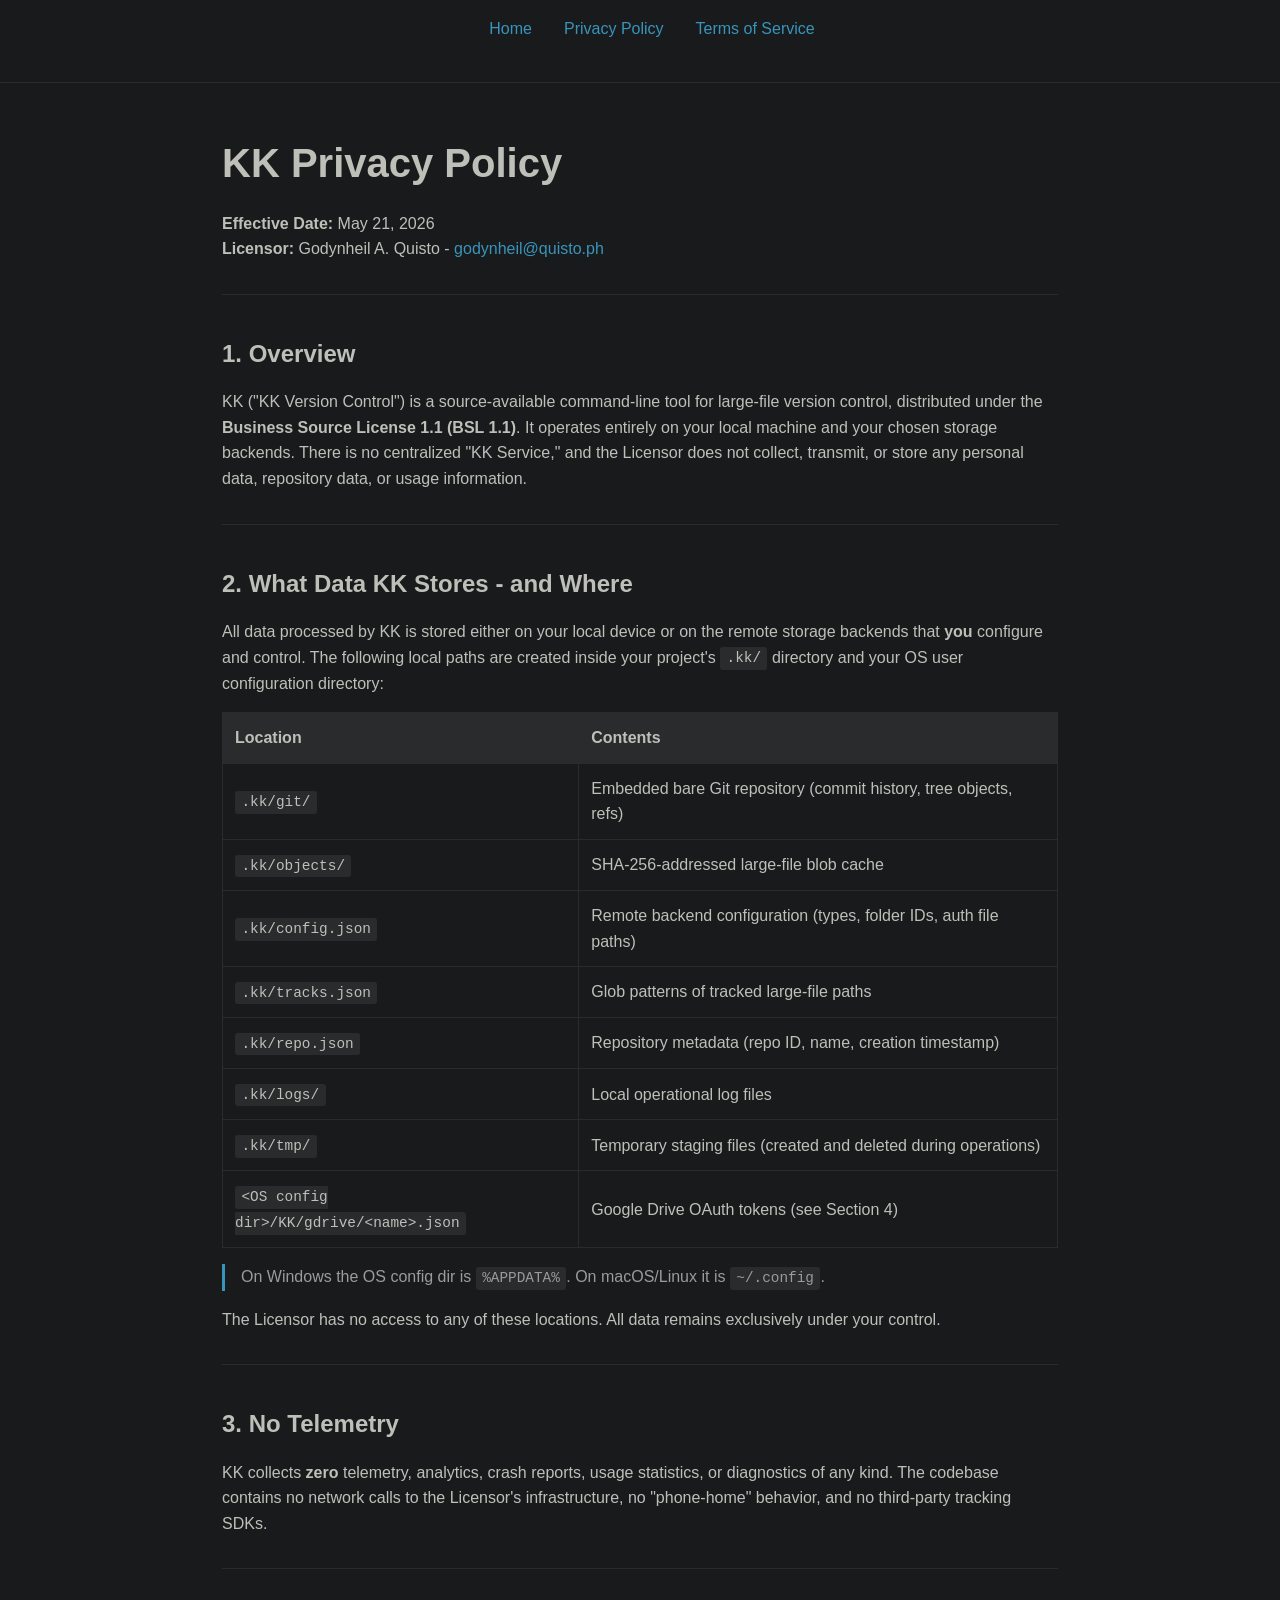
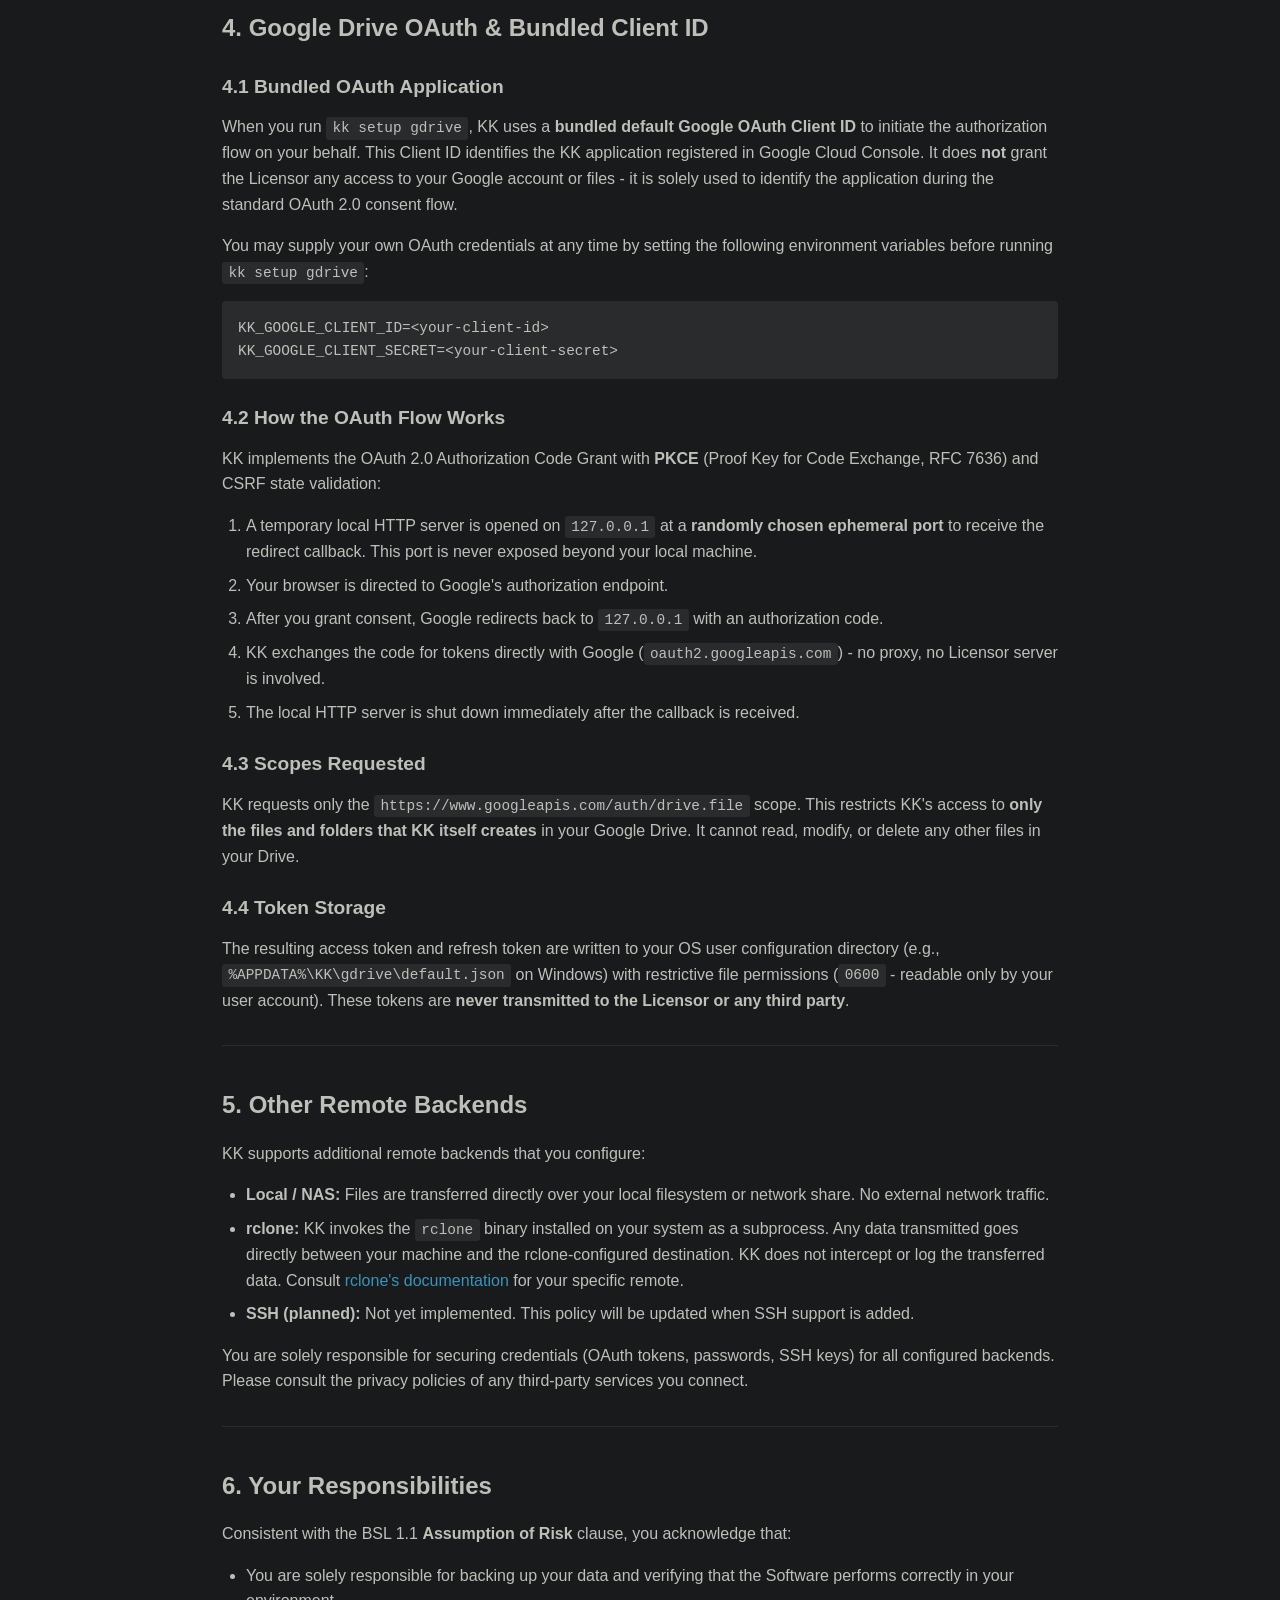
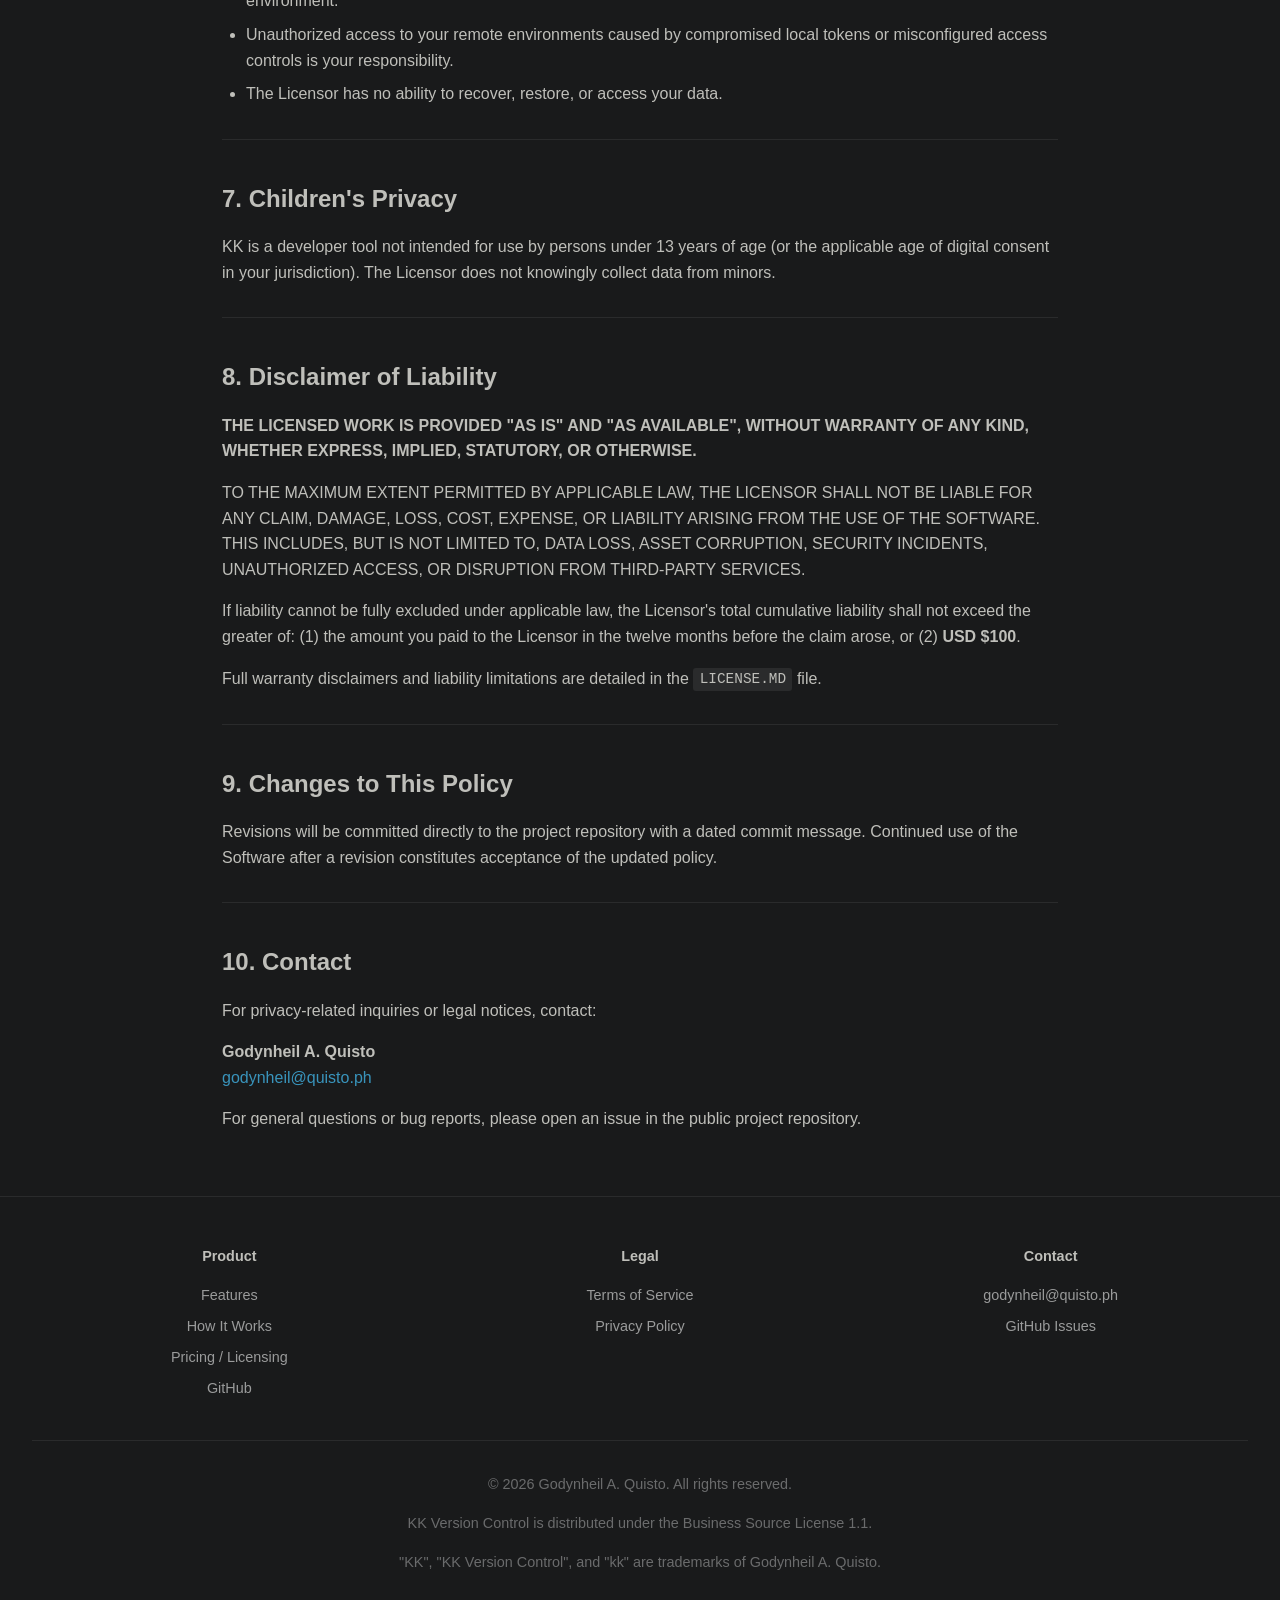
<file: privacy-policy.html>
<!DOCTYPE html>
<html lang="en">
<head>
    <meta charset="UTF-8">
    <meta name="viewport" content="width=device-width, initial-scale=1.0">
    <meta name="description" content="Privacy Policy for KK Version Control, covering local data storage, Google Drive OAuth scope, no telemetry, remote backends, and user responsibilities.">
    <meta name="author" content="Godynheil A. Quisto">
    <meta name="robots" content="index, follow">
    <meta name="theme-color" content="#191a1b">
    <link rel="canonical" href="https://godynheil.github.io/kk/privacy-policy.html">
    <link rel="icon" href="icon/favicon.ico" sizes="any">
    <link rel="icon" type="image/png" sizes="32x32" href="icon/favicon-32x32.png">
    <link rel="icon" type="image/png" sizes="16x16" href="icon/favicon-16x16.png">
    <link rel="apple-touch-icon" href="icon/apple-touch-icon.png">
    <link rel="manifest" href="icon/site.webmanifest">
    <meta property="og:type" content="article">
    <meta property="og:title" content="Privacy Policy | KK Version Control">
    <meta property="og:description" content="How KK Version Control handles local data, Google Drive OAuth, remote backends, and telemetry.">
    <meta property="og:url" content="https://godynheil.github.io/kk/privacy-policy.html">
    <meta property="og:image" content="https://godynheil.github.io/kk/icon/android-chrome-512x512.png">
    <meta property="og:site_name" content="KK Version Control">
    <meta name="twitter:card" content="summary">
    <meta name="twitter:title" content="Privacy Policy | KK Version Control">
    <meta name="twitter:description" content="How KK Version Control handles local data, Google Drive OAuth, remote backends, and telemetry.">
    <meta name="twitter:image" content="https://godynheil.github.io/kk/icon/android-chrome-512x512.png">
    <title>Privacy Policy | KK Version Control</title>
    <style>
        * {
            margin: 0;
            padding: 0;
            box-sizing: border-box;
        }

        body {
            background-color: #191a1b;
            color: #bfbfba;
            font-family: -apple-system, BlinkMacSystemFont, 'Segoe UI', Roboto, Oxygen, Ubuntu, sans-serif;
            line-height: 1.6;
            min-height: 100vh;
            display: flex;
            flex-direction: column;
        }

        nav {
            background-color: #191a1b;
            padding: 1rem 2rem;
            border-bottom: 1px solid #2a2b2c;
        }

        nav ul {
            list-style: none;
            display: flex;
            gap: 2rem;
            justify-content: center;
        }

        nav a {
            color: #3994bc;
            text-decoration: none;
            font-weight: 500;
            transition: opacity 0.2s;
        }

        nav a:hover {
            opacity: 0.8;
        }

        main {
            flex: 1;
            padding: 3rem 2rem;
            max-width: 900px;
            margin: 0 auto;
            width: 100%;
        }

        h1 {
            color: #bfbfba;
            margin-bottom: 1rem;
            font-size: 2.5rem;
        }

        h2 {
            color: #bfbfba;
            margin-top: 2.5rem;
            margin-bottom: 1rem;
            font-size: 1.5rem;
        }

        h3 {
            color: #bfbfba;
            margin-top: 1.5rem;
            margin-bottom: 0.75rem;
            font-size: 1.2rem;
        }

        p {
            margin-bottom: 1rem;
        }

        strong {
            font-weight: 600;
        }

        em {
            font-style: italic;
        }

        ul, ol {
            margin-left: 1.5rem;
            margin-bottom: 1rem;
        }

        li {
            margin-bottom: 0.5rem;
        }

        code {
            background-color: #2a2b2c;
            padding: 0.2rem 0.4rem;
            border-radius: 3px;
            font-family: 'Courier New', monospace;
            font-size: 0.9em;
        }

        pre {
            background-color: #2a2b2c;
            padding: 1rem;
            border-radius: 4px;
            overflow-x: auto;
            margin-bottom: 1rem;
        }

        pre code {
            background: none;
            padding: 0;
        }

        blockquote {
            border-left: 3px solid #3994bc;
            padding-left: 1rem;
            margin: 1rem 0;
            color: #9a9b9b;
        }

        hr {
            border: none;
            border-top: 1px solid #2a2b2c;
            margin: 2rem 0;
        }

        table {
            width: 100%;
            border-collapse: collapse;
            margin: 1rem 0;
        }

        th, td {
            border: 1px solid #2a2b2c;
            padding: 0.75rem;
            text-align: left;
        }

        th {
            background-color: #2a2b2c;
        }

        a {
            color: #3994bc;
            text-decoration: none;
        }

        a:hover {
            text-decoration: underline;
        }

        footer {
            text-align: center;
            padding: 3rem 2rem;
            border-top: 1px solid #2a2b2c;
            font-size: 0.9rem;
        }

        .footer-content {
            max-width: 1200px;
            margin: 0 auto 2rem;
            display: grid;
            grid-template-columns: repeat(auto-fit, minmax(200px, 1fr));
            gap: 2rem;
            justify-items: center;
            text-align: center;
        }

        .footer-section {
            text-align: center;
        }

        .footer-section h4 {
            color: #bfbfba;
            margin-bottom: 1rem;
        }

        .footer-section ul {
            list-style: none;
            margin-left: 0;
            margin-bottom: 0;
        }

        .footer-section li {
            margin-bottom: 0.5rem;
        }

        .footer-section a {
            color: #9a9b9b;
        }

        .footer-section a:hover {
            color: #3994bc;
        }

        .footer-bottom {
            text-align: center;
            padding-top: 2rem;
            border-top: 1px solid #2a2b2c;
            color: #6a6b6c;
        }

        .footer-bottom p {
            margin-left: auto;
            margin-right: auto;
        }

        @media (max-width: 600px) {
            nav ul {
                gap: 1rem;
                font-size: 0.9rem;
            }

            h1 {
                font-size: 2rem;
            }

            main {
                padding: 2rem 1.5rem;
            }

            table {
                font-size: 0.9rem;
            }
        }
    </style>
</head>
<body>
    <nav>
        <ul>
            <li><a href="index.html">Home</a></li>
            <li><a href="privacy-policy.html">Privacy Policy</a></li>
            <li><a href="terms-of-service.html">Terms of Service</a></li>
        </ul>
    </nav>

    <main>
        <h1>KK Privacy Policy</h1>

        <p><strong>Effective Date:</strong> May 21, 2026<br>
        <strong>Licensor:</strong> Godynheil A. Quisto - <a href="mailto:godynheil@quisto.ph">godynheil@quisto.ph</a></p>

        <hr>

        <h2>1. Overview</h2>
        <p>KK ("KK Version Control") is a source-available command-line tool for large-file version control, distributed under the <strong>Business Source License 1.1 (BSL 1.1)</strong>. It operates entirely on your local machine and your chosen storage backends. There is no centralized "KK Service," and the Licensor does not collect, transmit, or store any personal data, repository data, or usage information.</p>

        <hr>

        <h2>2. What Data KK Stores - and Where</h2>
        <p>All data processed by KK is stored either on your local device or on the remote storage backends that <strong>you</strong> configure and control. The following local paths are created inside your project's <code>.kk/</code> directory and your OS user configuration directory:</p>

        <table>
            <thead>
                <tr>
                    <th>Location</th>
                    <th>Contents</th>
                </tr>
            </thead>
            <tbody>
                <tr>
                    <td><code>.kk/git/</code></td>
                    <td>Embedded bare Git repository (commit history, tree objects, refs)</td>
                </tr>
                <tr>
                    <td><code>.kk/objects/</code></td>
                    <td>SHA-256-addressed large-file blob cache</td>
                </tr>
                <tr>
                    <td><code>.kk/config.json</code></td>
                    <td>Remote backend configuration (types, folder IDs, auth file paths)</td>
                </tr>
                <tr>
                    <td><code>.kk/tracks.json</code></td>
                    <td>Glob patterns of tracked large-file paths</td>
                </tr>
                <tr>
                    <td><code>.kk/repo.json</code></td>
                    <td>Repository metadata (repo ID, name, creation timestamp)</td>
                </tr>
                <tr>
                    <td><code>.kk/logs/</code></td>
                    <td>Local operational log files</td>
                </tr>
                <tr>
                    <td><code>.kk/tmp/</code></td>
                    <td>Temporary staging files (created and deleted during operations)</td>
                </tr>
                <tr>
                    <td><code>&lt;OS config dir&gt;/KK/gdrive/&lt;name&gt;.json</code></td>
                    <td>Google Drive OAuth tokens (see Section 4)</td>
                </tr>
            </tbody>
        </table>

        <blockquote>
            On Windows the OS config dir is <code>%APPDATA%</code>. On macOS/Linux it is <code>~/.config</code>.
        </blockquote>

        <p>The Licensor has no access to any of these locations. All data remains exclusively under your control.</p>

        <hr>

        <h2>3. No Telemetry</h2>
        <p>KK collects <strong>zero</strong> telemetry, analytics, crash reports, usage statistics, or diagnostics of any kind. The codebase contains no network calls to the Licensor's infrastructure, no "phone-home" behavior, and no third-party tracking SDKs.</p>

        <hr>

        <h2>4. Google Drive OAuth & Bundled Client ID</h2>

        <h3>4.1 Bundled OAuth Application</h3>
        <p>When you run <code>kk setup gdrive</code>, KK uses a <strong>bundled default Google OAuth Client ID</strong> to initiate the authorization flow on your behalf. This Client ID identifies the KK application registered in Google Cloud Console. It does <strong>not</strong> grant the Licensor any access to your Google account or files - it is solely used to identify the application during the standard OAuth 2.0 consent flow.</p>

        <p>You may supply your own OAuth credentials at any time by setting the following environment variables before running <code>kk setup gdrive</code>:</p>

        <pre><code>KK_GOOGLE_CLIENT_ID=&lt;your-client-id&gt;
KK_GOOGLE_CLIENT_SECRET=&lt;your-client-secret&gt;</code></pre>

        <h3>4.2 How the OAuth Flow Works</h3>
        <p>KK implements the OAuth 2.0 Authorization Code Grant with <strong>PKCE</strong> (Proof Key for Code Exchange, RFC 7636) and CSRF state validation:</p>
        <ol>
            <li>A temporary local HTTP server is opened on <code>127.0.0.1</code> at a <strong>randomly chosen ephemeral port</strong> to receive the redirect callback. This port is never exposed beyond your local machine.</li>
            <li>Your browser is directed to Google's authorization endpoint.</li>
            <li>After you grant consent, Google redirects back to <code>127.0.0.1</code> with an authorization code.</li>
            <li>KK exchanges the code for tokens directly with Google (<code>oauth2.googleapis.com</code>) - no proxy, no Licensor server is involved.</li>
            <li>The local HTTP server is shut down immediately after the callback is received.</li>
        </ol>

        <h3>4.3 Scopes Requested</h3>
        <p>KK requests only the <code>https://www.googleapis.com/auth/drive.file</code> scope. This restricts KK's access to <strong>only the files and folders that KK itself creates</strong> in your Google Drive. It cannot read, modify, or delete any other files in your Drive.</p>

        <h3>4.4 Token Storage</h3>
        <p>The resulting access token and refresh token are written to your OS user configuration directory (e.g., <code>%APPDATA%\KK\gdrive\default.json</code> on Windows) with restrictive file permissions (<code>0600</code> - readable only by your user account). These tokens are <strong>never transmitted to the Licensor or any third party</strong>.</p>

        <hr>

        <h2>5. Other Remote Backends</h2>
        <p>KK supports additional remote backends that you configure:</p>
        <ul>
            <li><strong>Local / NAS:</strong> Files are transferred directly over your local filesystem or network share. No external network traffic.</li>
            <li><strong>rclone:</strong> KK invokes the <code>rclone</code> binary installed on your system as a subprocess. Any data transmitted goes directly between your machine and the rclone-configured destination. KK does not intercept or log the transferred data. Consult <a href="https://rclone.org/">rclone's documentation</a> for your specific remote.</li>
            <li><strong>SSH (planned):</strong> Not yet implemented. This policy will be updated when SSH support is added.</li>
        </ul>

        <p>You are solely responsible for securing credentials (OAuth tokens, passwords, SSH keys) for all configured backends. Please consult the privacy policies of any third-party services you connect.</p>

        <hr>

        <h2>6. Your Responsibilities</h2>
        <p>Consistent with the BSL 1.1 <strong>Assumption of Risk</strong> clause, you acknowledge that:</p>
        <ul>
            <li>You are solely responsible for backing up your data and verifying that the Software performs correctly in your environment.</li>
            <li>Unauthorized access to your remote environments caused by compromised local tokens or misconfigured access controls is your responsibility.</li>
            <li>The Licensor has no ability to recover, restore, or access your data.</li>
        </ul>

        <hr>

        <h2>7. Children's Privacy</h2>
        <p>KK is a developer tool not intended for use by persons under 13 years of age (or the applicable age of digital consent in your jurisdiction). The Licensor does not knowingly collect data from minors.</p>

        <hr>

        <h2>8. Disclaimer of Liability</h2>
        <p><strong>THE LICENSED WORK IS PROVIDED "AS IS" AND "AS AVAILABLE", WITHOUT WARRANTY OF ANY KIND, WHETHER EXPRESS, IMPLIED, STATUTORY, OR OTHERWISE.</strong></p>

        <p>TO THE MAXIMUM EXTENT PERMITTED BY APPLICABLE LAW, THE LICENSOR SHALL NOT BE LIABLE FOR ANY CLAIM, DAMAGE, LOSS, COST, EXPENSE, OR LIABILITY ARISING FROM THE USE OF THE SOFTWARE. THIS INCLUDES, BUT IS NOT LIMITED TO, DATA LOSS, ASSET CORRUPTION, SECURITY INCIDENTS, UNAUTHORIZED ACCESS, OR DISRUPTION FROM THIRD-PARTY SERVICES.</p>

        <p>If liability cannot be fully excluded under applicable law, the Licensor's total cumulative liability shall not exceed the greater of: (1) the amount you paid to the Licensor in the twelve months before the claim arose, or (2) <strong>USD $100</strong>.</p>

        <p>Full warranty disclaimers and liability limitations are detailed in the <code>LICENSE.MD</code> file.</p>

        <hr>

        <h2>9. Changes to This Policy</h2>
        <p>Revisions will be committed directly to the project repository with a dated commit message. Continued use of the Software after a revision constitutes acceptance of the updated policy.</p>

        <hr>

        <h2>10. Contact</h2>
        <p>For privacy-related inquiries or legal notices, contact:</p>

        <p><strong>Godynheil A. Quisto</strong><br>
        <a href="mailto:godynheil@quisto.ph">godynheil@quisto.ph</a></p>

        <p>For general questions or bug reports, please open an issue in the public project repository.</p>
    </main>

    <footer>
        <div class="footer-content">
            <div class="footer-section">
                <h4>Product</h4>
                <ul>
                    <li><a href="index.html#features">Features</a></li>
                    <li><a href="index.html#how-it-works">How It Works</a></li>
                    <li><a href="index.html#pricing">Pricing / Licensing</a></li>
                    <li><a href="https://github.com/godynheil/kk">GitHub</a></li>
                </ul>
            </div>
            <div class="footer-section">
                <h4>Legal</h4>
                <ul>
                    <li><a href="terms-of-service.html">Terms of Service</a></li>
                    <li><a href="privacy-policy.html">Privacy Policy</a></li>
                </ul>
            </div>
            <div class="footer-section">
                <h4>Contact</h4>
                <ul>
                    <li><a href="mailto:godynheil@quisto.ph">godynheil@quisto.ph</a></li>
                    <li><a href="https://github.com/godynheil/kk/issues">GitHub Issues</a></li>
                </ul>
            </div>
        </div>
        <div class="footer-bottom">
            <p>&copy; 2026 Godynheil A. Quisto. All rights reserved.</p>
            <p>KK Version Control is distributed under the Business Source License 1.1.</p>
            <p>"KK", "KK Version Control", and "kk" are trademarks of Godynheil A. Quisto.</p>
        </div>
    </footer>
</body>
</html>
</file>
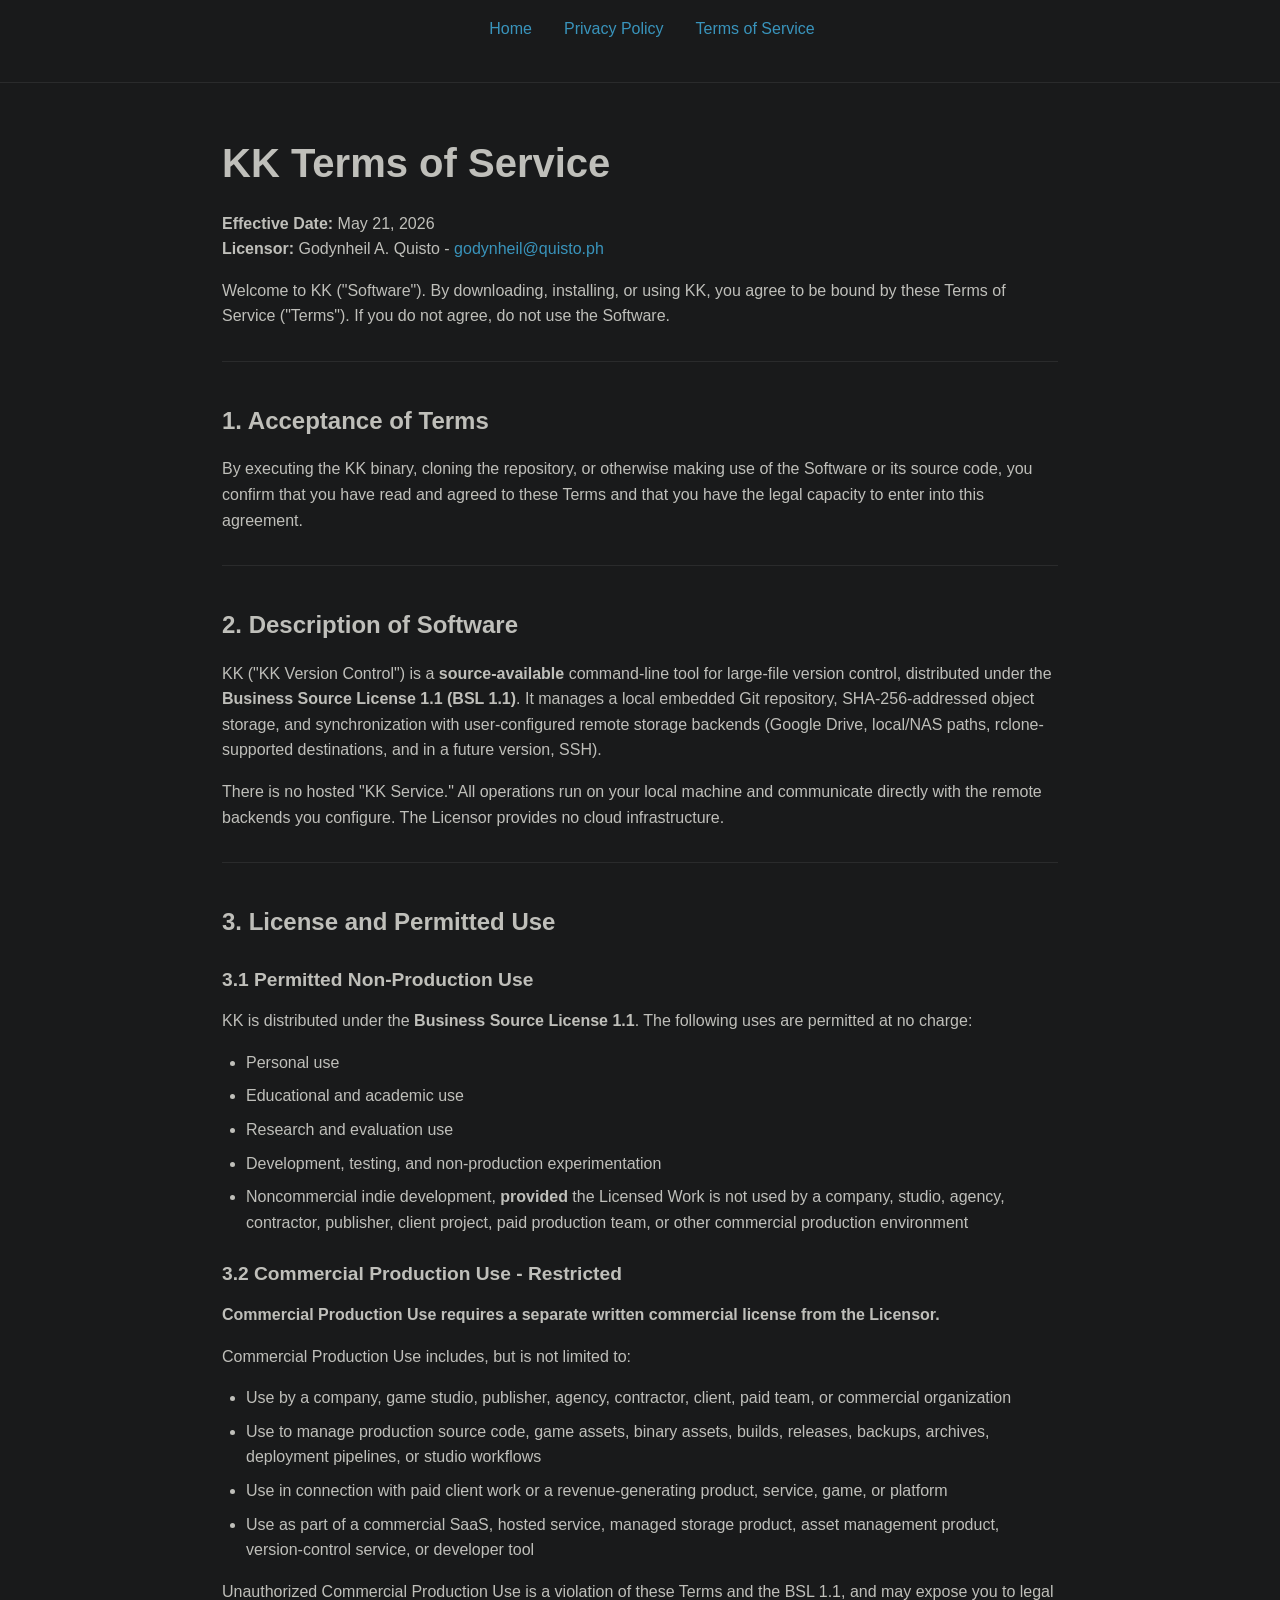
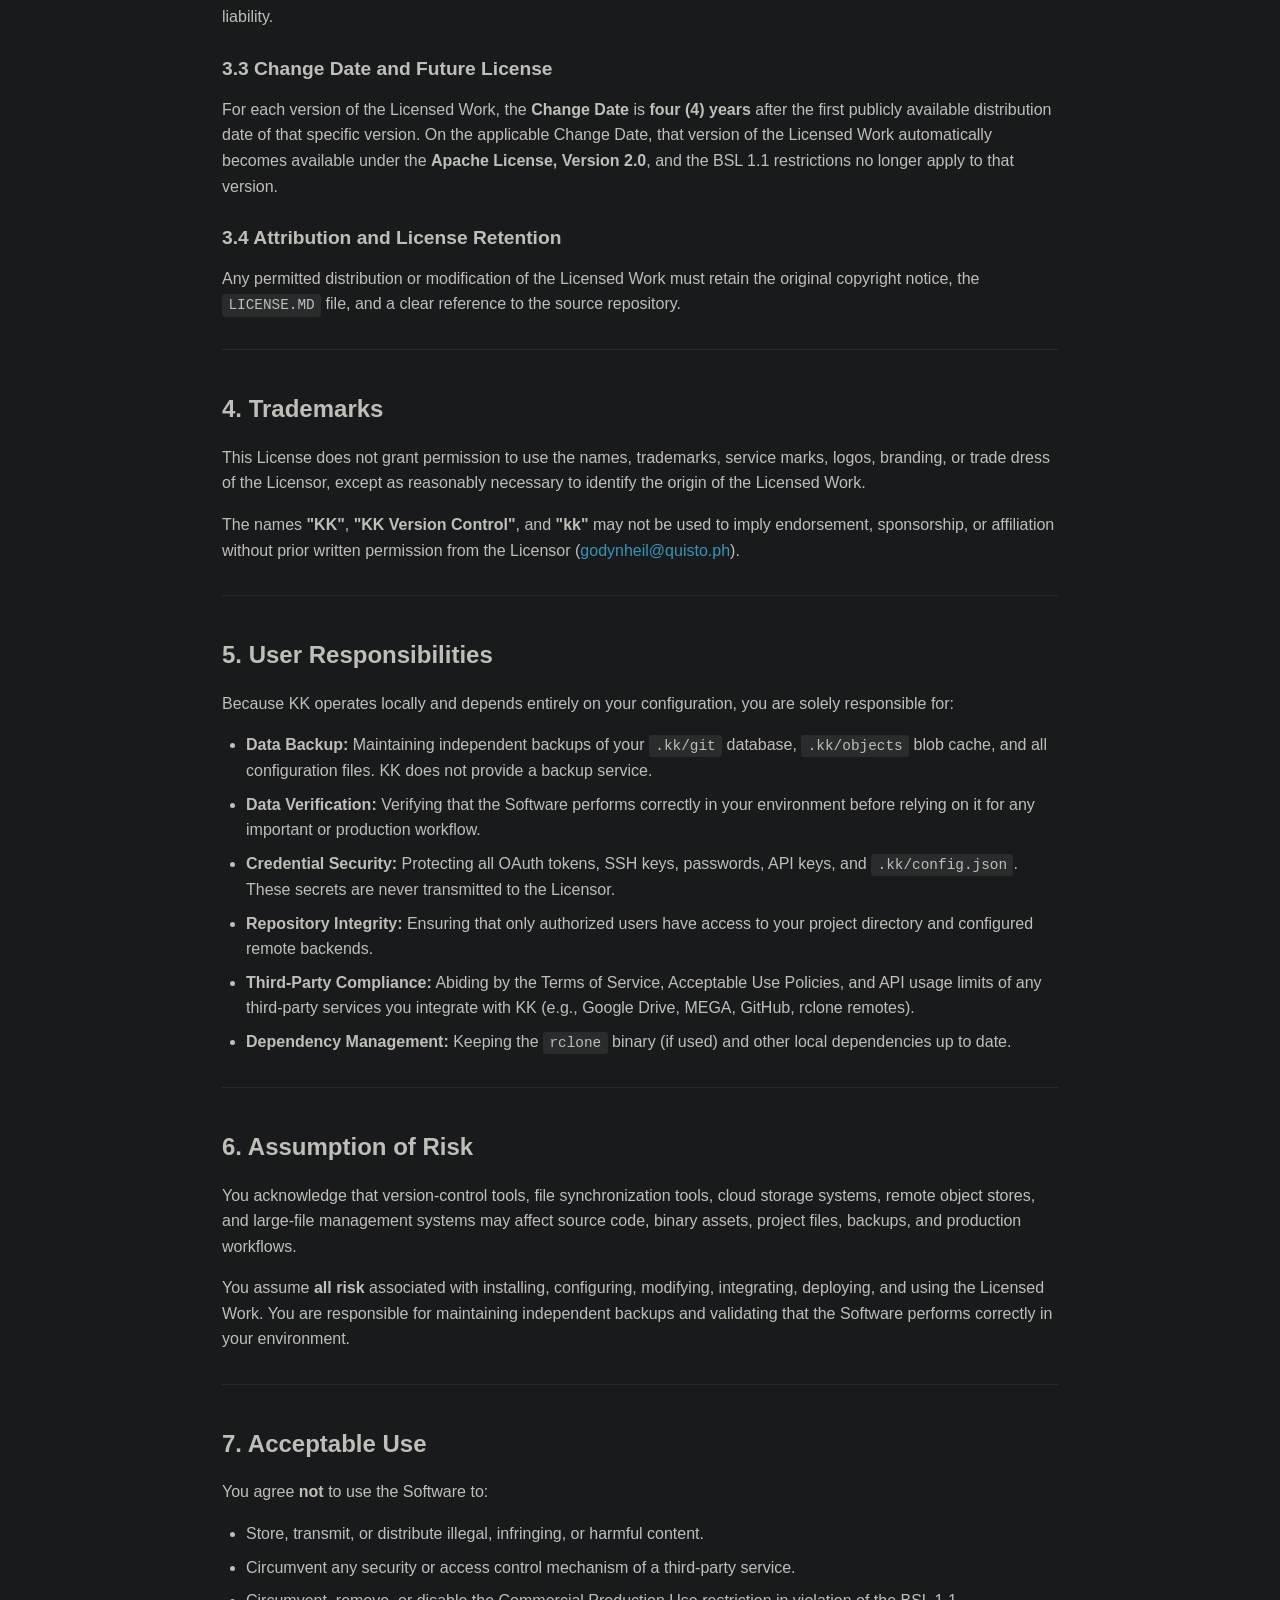
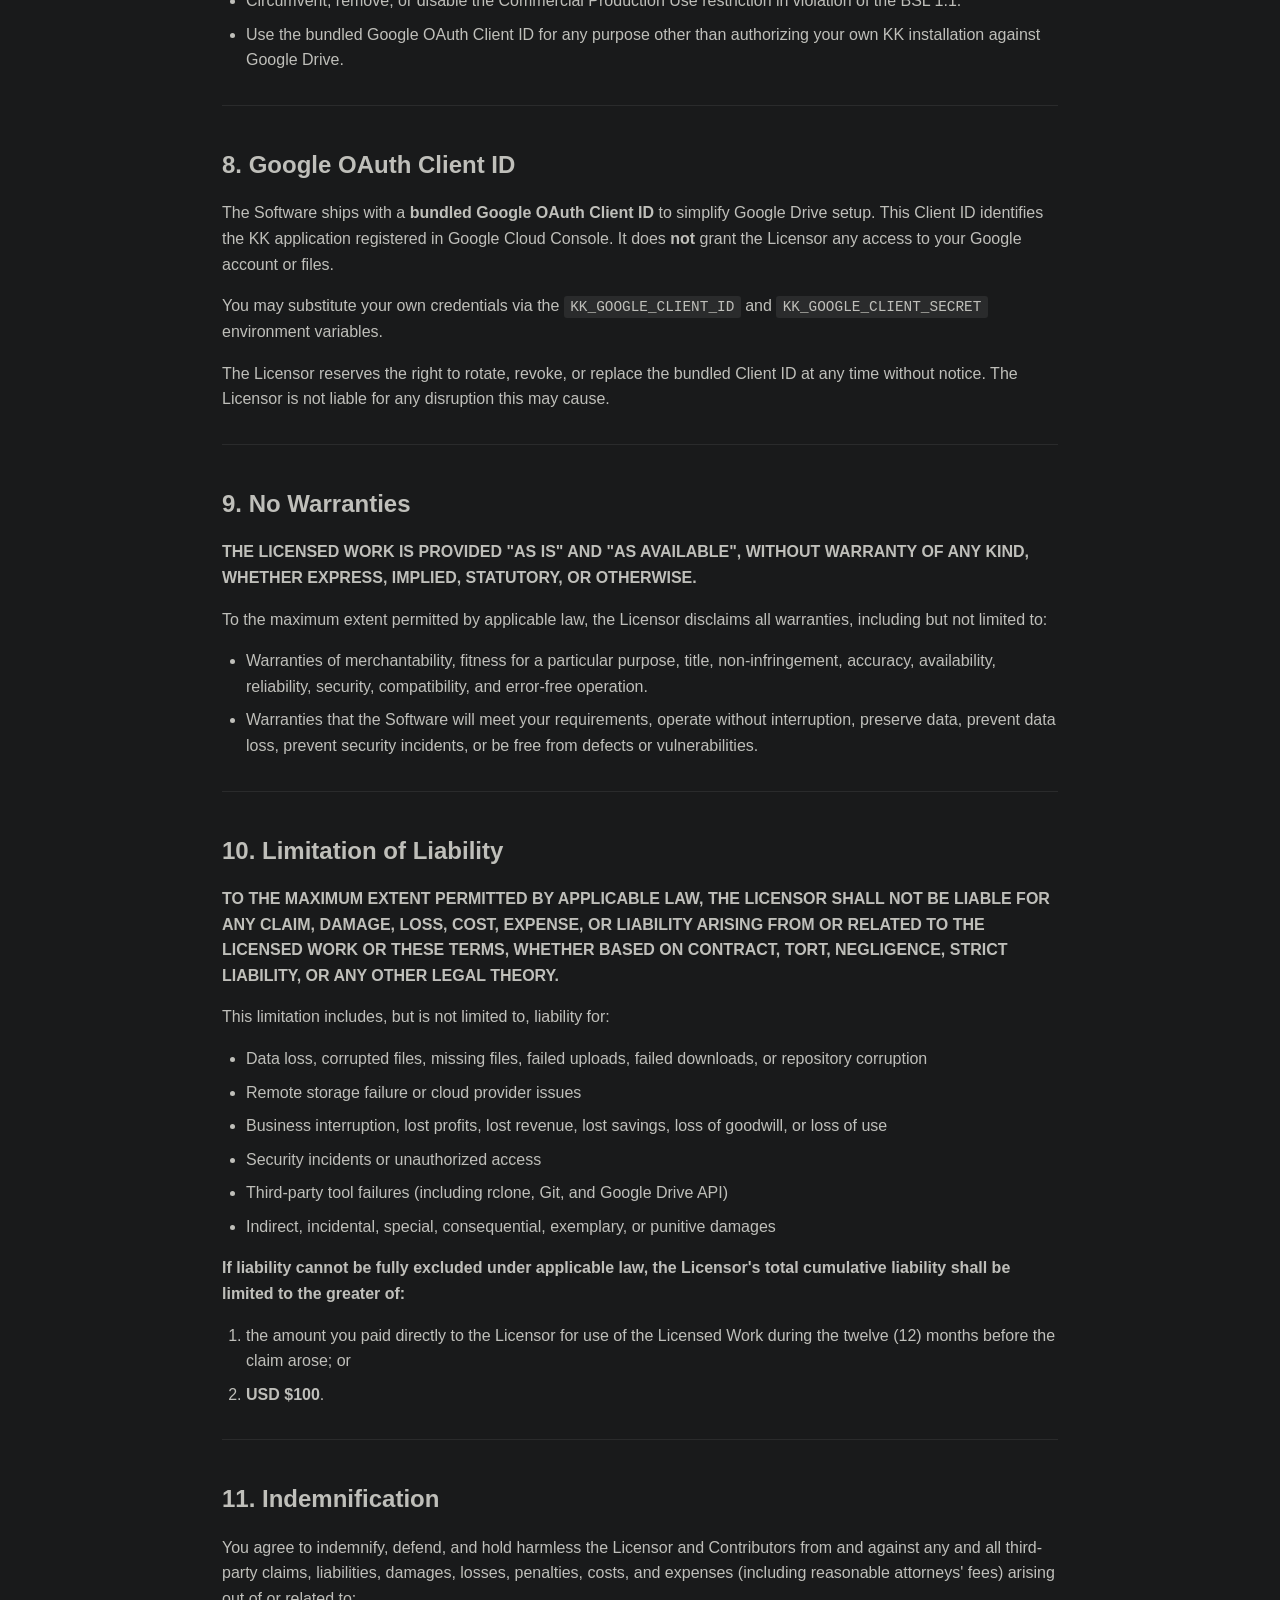
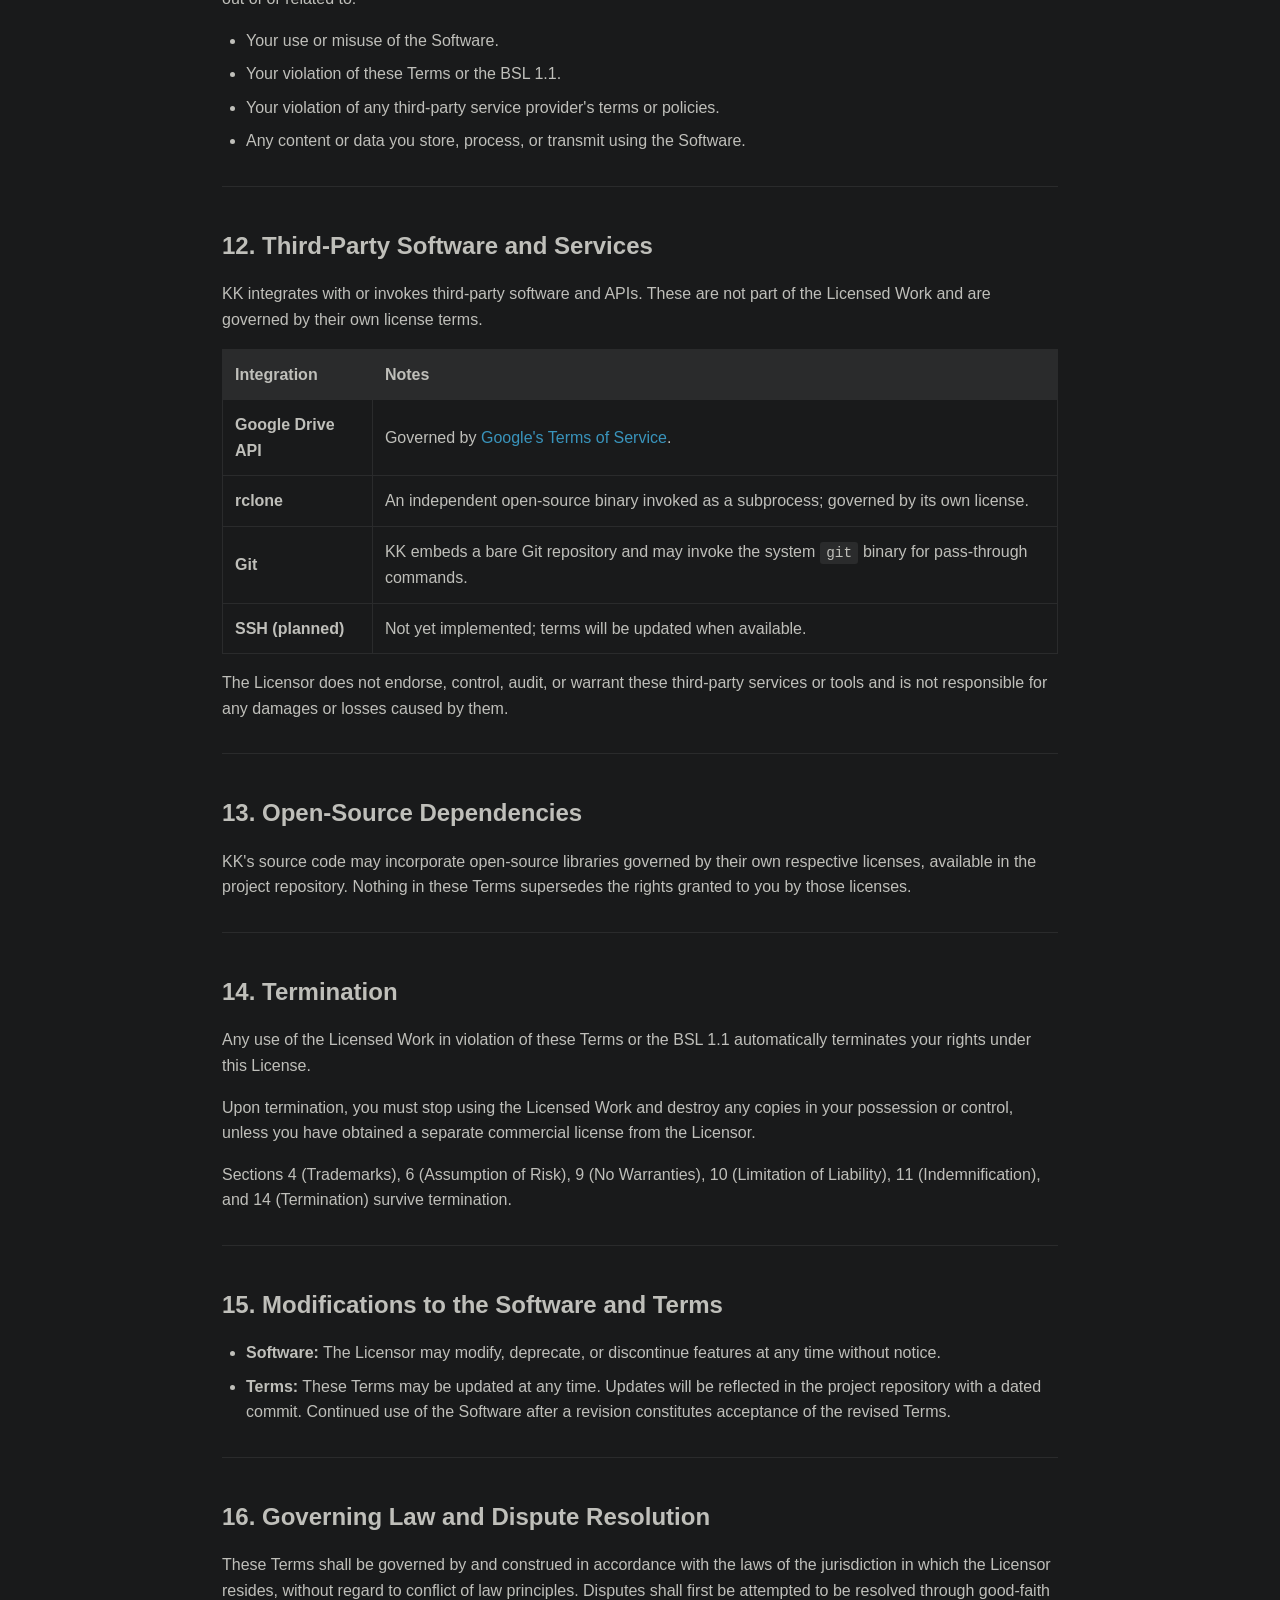
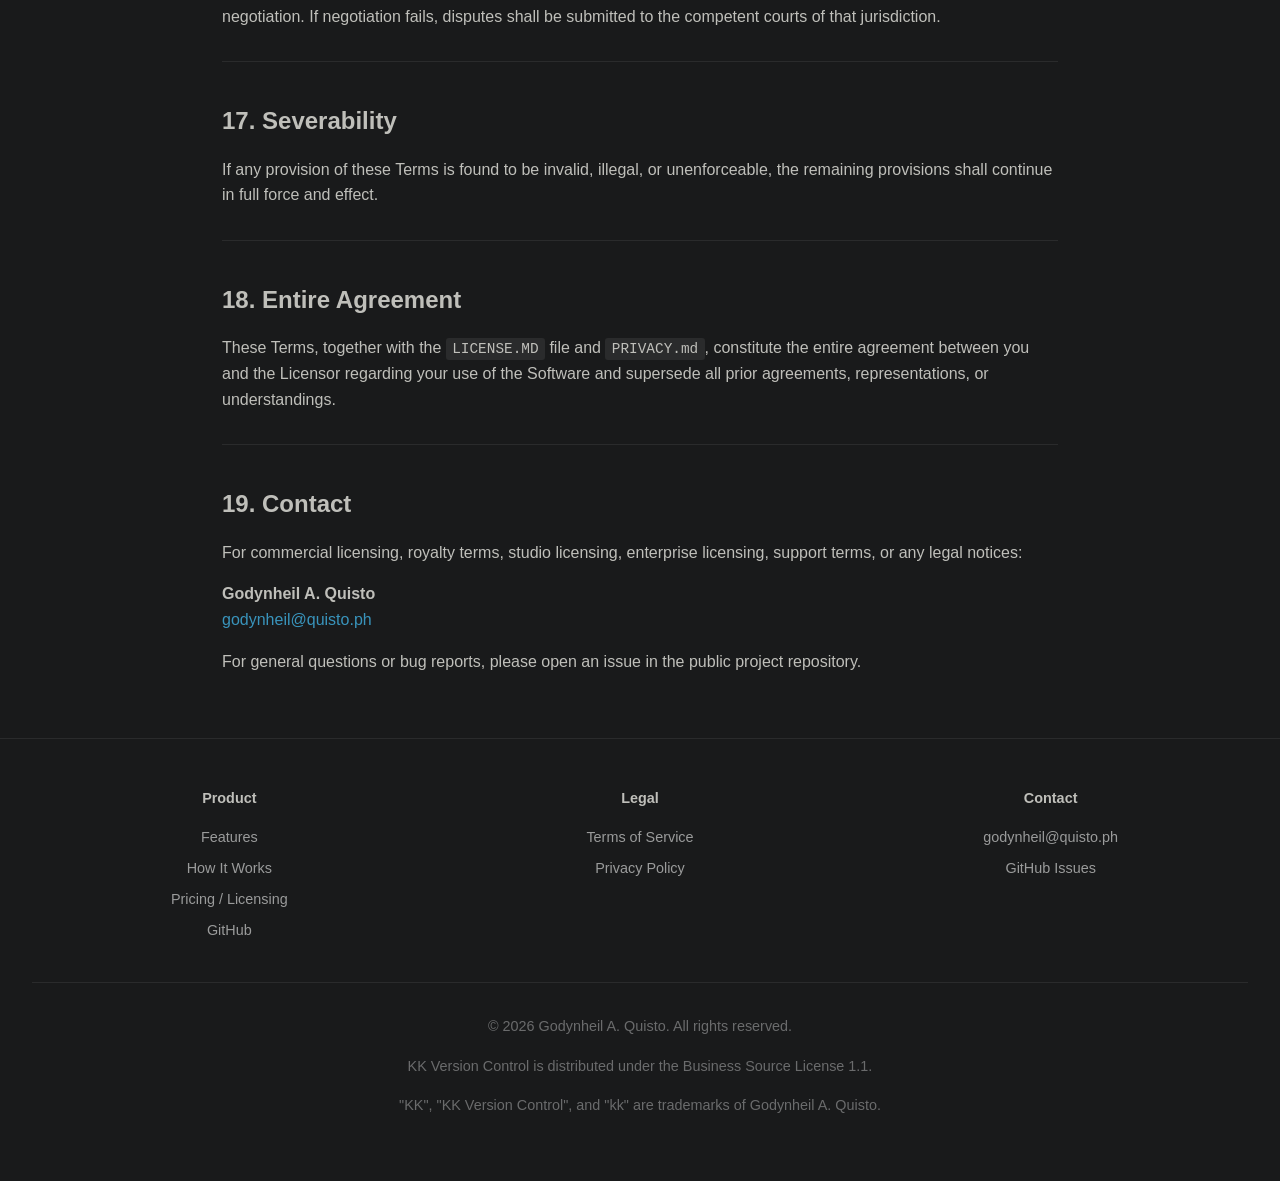
<file: terms-of-service.html>
<!doctype html>
<html lang="en">
  <head>
    <meta charset="UTF-8" />
    <meta name="viewport" content="width=device-width, initial-scale=1.0" />
    <meta
      name="description"
      content="Terms of Service for KK Version Control, including permitted use, licensing, trademarks, warranties, liability, third-party services, and contact details."
    />
    <meta name="author" content="Godynheil A. Quisto" />
    <meta name="robots" content="index, follow" />
    <meta name="theme-color" content="#191a1b" />
    <link
      rel="canonical"
      href="https://godynheil.github.io/kk/terms-of-service.html"
    />
    <link rel="icon" href="icon/favicon.ico" sizes="any" />
    <link
      rel="icon"
      type="image/png"
      sizes="32x32"
      href="icon/favicon-32x32.png"
    />
    <link
      rel="icon"
      type="image/png"
      sizes="16x16"
      href="icon/favicon-16x16.png"
    />
    <link rel="apple-touch-icon" href="icon/apple-touch-icon.png" />
    <link rel="manifest" href="icon/site.webmanifest" />
    <meta property="og:type" content="article" />
    <meta property="og:title" content="Terms of Service | KK Version Control" />
    <meta
      property="og:description"
      content="Use, licensing, trademarks, warranties, liability, third-party services, and legal terms for KK Version Control."
    />
    <meta
      property="og:url"
      content="https://godynheil.github.io/kk/terms-of-service.html"
    />
    <meta
      property="og:image"
      content="https://godynheil.github.io/kk/icon/android-chrome-512x512.png"
    />
    <meta property="og:site_name" content="KK Version Control" />
    <meta name="twitter:card" content="summary" />
    <meta
      name="twitter:title"
      content="Terms of Service | KK Version Control"
    />
    <meta
      name="twitter:description"
      content="Use, licensing, trademarks, warranties, liability, third-party services, and legal terms for KK Version Control."
    />
    <meta
      name="twitter:image"
      content="https://godynheil.github.io/kk/icon/android-chrome-512x512.png"
    />
    <title>Terms of Service | KK Version Control</title>
    <style>
      * {
        margin: 0;
        padding: 0;
        box-sizing: border-box;
      }

      body {
        background-color: #191a1b;
        color: #bfbfba;
        font-family:
          -apple-system, BlinkMacSystemFont, "Segoe UI", Roboto, Oxygen, Ubuntu,
          sans-serif;
        line-height: 1.6;
        min-height: 100vh;
        display: flex;
        flex-direction: column;
      }

      nav {
        background-color: #191a1b;
        padding: 1rem 2rem;
        border-bottom: 1px solid #2a2b2c;
      }

      nav ul {
        list-style: none;
        display: flex;
        gap: 2rem;
        justify-content: center;
      }

      nav a {
        color: #3994bc;
        text-decoration: none;
        font-weight: 500;
        transition: opacity 0.2s;
      }

      nav a:hover {
        opacity: 0.8;
      }

      main {
        flex: 1;
        padding: 3rem 2rem;
        max-width: 900px;
        margin: 0 auto;
        width: 100%;
      }

      h1 {
        color: #bfbfba;
        margin-bottom: 1rem;
        font-size: 2.5rem;
      }

      h2 {
        color: #bfbfba;
        margin-top: 2.5rem;
        margin-bottom: 1rem;
        font-size: 1.5rem;
      }

      h3 {
        color: #bfbfba;
        margin-top: 1.5rem;
        margin-bottom: 0.75rem;
        font-size: 1.2rem;
      }

      p {
        margin-bottom: 1rem;
      }

      strong {
        font-weight: 600;
      }

      ul,
      ol {
        margin-left: 1.5rem;
        margin-bottom: 1rem;
      }

      li {
        margin-bottom: 0.5rem;
      }

      code {
        background-color: #2a2b2c;
        padding: 0.2rem 0.4rem;
        border-radius: 3px;
        font-family: "Courier New", monospace;
        font-size: 0.9em;
      }

      hr {
        border: none;
        border-top: 1px solid #2a2b2c;
        margin: 2rem 0;
      }

      table {
        width: 100%;
        border-collapse: collapse;
        margin: 1rem 0;
      }

      th,
      td {
        border: 1px solid #2a2b2c;
        padding: 0.75rem;
        text-align: left;
      }

      th {
        background-color: #2a2b2c;
      }

      a {
        color: #3994bc;
        text-decoration: none;
      }

      a:hover {
        text-decoration: underline;
      }

      footer {
        text-align: center;
        padding: 3rem 2rem;
        border-top: 1px solid #2a2b2c;
        font-size: 0.9rem;
      }

      .footer-content {
        max-width: 1200px;
        margin: 0 auto 2rem;
        display: grid;
        grid-template-columns: repeat(auto-fit, minmax(200px, 1fr));
        gap: 2rem;
        justify-items: center;
        text-align: center;
      }

      .footer-section {
        text-align: center;
      }

      .footer-section h4 {
        color: #bfbfba;
        margin-bottom: 1rem;
      }

      .footer-section ul {
        list-style: none;
        margin-left: 0;
        margin-bottom: 0;
      }

      .footer-section li {
        margin-bottom: 0.5rem;
      }

      .footer-section a {
        color: #9a9b9b;
      }

      .footer-section a:hover {
        color: #3994bc;
      }

      .footer-bottom {
        text-align: center;
        padding-top: 2rem;
        border-top: 1px solid #2a2b2c;
        color: #6a6b6c;
      }

      .footer-bottom p {
        margin-left: auto;
        margin-right: auto;
      }

      @media (max-width: 600px) {
        nav ul {
          gap: 1rem;
          font-size: 0.9rem;
        }

        h1 {
          font-size: 2rem;
        }

        main {
          padding: 2rem 1.5rem;
        }

        table {
          font-size: 0.9rem;
        }
      }
    </style>
  </head>
  <body>
    <nav>
      <ul>
        <li><a href="index.html">Home</a></li>
        <li><a href="privacy-policy.html">Privacy Policy</a></li>
        <li><a href="terms-of-service.html">Terms of Service</a></li>
      </ul>
    </nav>

    <main>
      <h1>KK Terms of Service</h1>

      <p>
        <strong>Effective Date:</strong> May 21, 2026<br />
        <strong>Licensor:</strong> Godynheil A. Quisto -
        <a href="mailto:godynheil@quisto.ph">godynheil@quisto.ph</a>
      </p>

      <p>
        Welcome to KK ("Software"). By downloading, installing, or using KK, you
        agree to be bound by these Terms of Service ("Terms"). If you do not
        agree, do not use the Software.
      </p>

      <hr />

      <h2>1. Acceptance of Terms</h2>
      <p>
        By executing the KK binary, cloning the repository, or otherwise making
        use of the Software or its source code, you confirm that you have read
        and agreed to these Terms and that you have the legal capacity to enter
        into this agreement.
      </p>

      <hr />

      <h2>2. Description of Software</h2>
      <p>
        KK ("KK Version Control") is a
        <strong>source-available</strong> command-line tool for large-file
        version control, distributed under the
        <strong>Business Source License 1.1 (BSL 1.1)</strong>. It manages a
        local embedded Git repository, SHA-256-addressed object storage, and
        synchronization with user-configured remote storage backends (Google
        Drive, local/NAS paths, rclone-supported destinations, and in a future
        version, SSH).
      </p>

      <p>
        There is no hosted "KK Service." All operations run on your local
        machine and communicate directly with the remote backends you configure.
        The Licensor provides no cloud infrastructure.
      </p>

      <hr />

      <h2>3. License and Permitted Use</h2>

      <h3>3.1 Permitted Non-Production Use</h3>
      <p>
        KK is distributed under the
        <strong>Business Source License 1.1</strong>. The following uses are
        permitted at no charge:
      </p>
      <ul>
        <li>Personal use</li>
        <li>Educational and academic use</li>
        <li>Research and evaluation use</li>
        <li>Development, testing, and non-production experimentation</li>
        <li>
          Noncommercial indie development, <strong>provided</strong> the
          Licensed Work is not used by a company, studio, agency, contractor,
          publisher, client project, paid production team, or other commercial
          production environment
        </li>
      </ul>

      <h3>3.2 Commercial Production Use - Restricted</h3>
      <p>
        <strong
          >Commercial Production Use requires a separate written commercial
          license from the Licensor.</strong
        >
      </p>

      <p>Commercial Production Use includes, but is not limited to:</p>
      <ul>
        <li>
          Use by a company, game studio, publisher, agency, contractor, client,
          paid team, or commercial organization
        </li>
        <li>
          Use to manage production source code, game assets, binary assets,
          builds, releases, backups, archives, deployment pipelines, or studio
          workflows
        </li>
        <li>
          Use in connection with paid client work or a revenue-generating
          product, service, game, or platform
        </li>
        <li>
          Use as part of a commercial SaaS, hosted service, managed storage
          product, asset management product, version-control service, or
          developer tool
        </li>
      </ul>

      <p>
        Unauthorized Commercial Production Use is a violation of these Terms and
        the BSL 1.1, and may expose you to legal liability.
      </p>

      <h3>3.3 Change Date and Future License</h3>
      <p>
        For each version of the Licensed Work, the
        <strong>Change Date</strong> is <strong>four (4) years</strong> after
        the first publicly available distribution date of that specific version.
        On the applicable Change Date, that version of the Licensed Work
        automatically becomes available under the
        <strong>Apache License, Version 2.0</strong>, and the BSL 1.1
        restrictions no longer apply to that version.
      </p>

      <h3>3.4 Attribution and License Retention</h3>
      <p>
        Any permitted distribution or modification of the Licensed Work must
        retain the original copyright notice, the <code>LICENSE.MD</code> file,
        and a clear reference to the source repository.
      </p>

      <hr />

      <h2>4. Trademarks</h2>
      <p>
        This License does not grant permission to use the names, trademarks,
        service marks, logos, branding, or trade dress of the Licensor, except
        as reasonably necessary to identify the origin of the Licensed Work.
      </p>

      <p>
        The names <strong>"KK"</strong>, <strong>"KK Version Control"</strong>,
        and <strong>"kk"</strong> may not be used to imply endorsement,
        sponsorship, or affiliation without prior written permission from the
        Licensor (<a href="mailto:godynheil@quisto.ph">godynheil@quisto.ph</a>).
      </p>

      <hr />

      <h2>5. User Responsibilities</h2>
      <p>
        Because KK operates locally and depends entirely on your configuration,
        you are solely responsible for:
      </p>
      <ul>
        <li>
          <strong>Data Backup:</strong> Maintaining independent backups of your
          <code>.kk/git</code> database, <code>.kk/objects</code> blob cache,
          and all configuration files. KK does not provide a backup service.
        </li>
        <li>
          <strong>Data Verification:</strong> Verifying that the Software
          performs correctly in your environment before relying on it for any
          important or production workflow.
        </li>
        <li>
          <strong>Credential Security:</strong> Protecting all OAuth tokens, SSH
          keys, passwords, API keys, and <code>.kk/config.json</code>. These
          secrets are never transmitted to the Licensor.
        </li>
        <li>
          <strong>Repository Integrity:</strong> Ensuring that only authorized
          users have access to your project directory and configured remote
          backends.
        </li>
        <li>
          <strong>Third-Party Compliance:</strong> Abiding by the Terms of
          Service, Acceptable Use Policies, and API usage limits of any
          third-party services you integrate with KK (e.g., Google Drive, MEGA,
          GitHub, rclone remotes).
        </li>
        <li>
          <strong>Dependency Management:</strong> Keeping the
          <code>rclone</code> binary (if used) and other local dependencies up
          to date.
        </li>
      </ul>

      <hr />

      <h2>6. Assumption of Risk</h2>
      <p>
        You acknowledge that version-control tools, file synchronization tools,
        cloud storage systems, remote object stores, and large-file management
        systems may affect source code, binary assets, project files, backups,
        and production workflows.
      </p>

      <p>
        You assume <strong>all risk</strong> associated with installing,
        configuring, modifying, integrating, deploying, and using the Licensed
        Work. You are responsible for maintaining independent backups and
        validating that the Software performs correctly in your environment.
      </p>

      <hr />

      <h2>7. Acceptable Use</h2>
      <p>You agree <strong>not</strong> to use the Software to:</p>
      <ul>
        <li>
          Store, transmit, or distribute illegal, infringing, or harmful
          content.
        </li>
        <li>
          Circumvent any security or access control mechanism of a third-party
          service.
        </li>
        <li>
          Circumvent, remove, or disable the Commercial Production Use
          restriction in violation of the BSL 1.1.
        </li>
        <li>
          Use the bundled Google OAuth Client ID for any purpose other than
          authorizing your own KK installation against Google Drive.
        </li>
      </ul>

      <hr />

      <h2>8. Google OAuth Client ID</h2>
      <p>
        The Software ships with a
        <strong>bundled Google OAuth Client ID</strong> to simplify Google Drive
        setup. This Client ID identifies the KK application registered in Google
        Cloud Console. It does <strong>not</strong> grant the Licensor any
        access to your Google account or files.
      </p>

      <p>
        You may substitute your own credentials via the
        <code>KK_GOOGLE_CLIENT_ID</code> and
        <code>KK_GOOGLE_CLIENT_SECRET</code> environment variables.
      </p>

      <p>
        The Licensor reserves the right to rotate, revoke, or replace the
        bundled Client ID at any time without notice. The Licensor is not liable
        for any disruption this may cause.
      </p>

      <hr />

      <h2>9. No Warranties</h2>
      <p>
        <strong
          >THE LICENSED WORK IS PROVIDED "AS IS" AND "AS AVAILABLE", WITHOUT
          WARRANTY OF ANY KIND, WHETHER EXPRESS, IMPLIED, STATUTORY, OR
          OTHERWISE.</strong
        >
      </p>

      <p>
        To the maximum extent permitted by applicable law, the Licensor
        disclaims all warranties, including but not limited to:
      </p>
      <ul>
        <li>
          Warranties of merchantability, fitness for a particular purpose,
          title, non-infringement, accuracy, availability, reliability,
          security, compatibility, and error-free operation.
        </li>
        <li>
          Warranties that the Software will meet your requirements, operate
          without interruption, preserve data, prevent data loss, prevent
          security incidents, or be free from defects or vulnerabilities.
        </li>
      </ul>

      <hr />

      <h2>10. Limitation of Liability</h2>
      <p>
        <strong
          >TO THE MAXIMUM EXTENT PERMITTED BY APPLICABLE LAW, THE LICENSOR SHALL
          NOT BE LIABLE FOR ANY CLAIM, DAMAGE, LOSS, COST, EXPENSE, OR LIABILITY
          ARISING FROM OR RELATED TO THE LICENSED WORK OR THESE TERMS, WHETHER
          BASED ON CONTRACT, TORT, NEGLIGENCE, STRICT LIABILITY, OR ANY OTHER
          LEGAL THEORY.</strong
        >
      </p>

      <p>This limitation includes, but is not limited to, liability for:</p>
      <ul>
        <li>
          Data loss, corrupted files, missing files, failed uploads, failed
          downloads, or repository corruption
        </li>
        <li>Remote storage failure or cloud provider issues</li>
        <li>
          Business interruption, lost profits, lost revenue, lost savings, loss
          of goodwill, or loss of use
        </li>
        <li>Security incidents or unauthorized access</li>
        <li>
          Third-party tool failures (including rclone, Git, and Google Drive
          API)
        </li>
        <li>
          Indirect, incidental, special, consequential, exemplary, or punitive
          damages
        </li>
      </ul>

      <p>
        <strong
          >If liability cannot be fully excluded under applicable law, the
          Licensor's total cumulative liability shall be limited to the greater
          of:</strong
        >
      </p>
      <ol>
        <li>
          the amount you paid directly to the Licensor for use of the Licensed
          Work during the twelve (12) months before the claim arose; or
        </li>
        <li><strong>USD $100</strong>.</li>
      </ol>

      <hr />

      <h2>11. Indemnification</h2>
      <p>
        You agree to indemnify, defend, and hold harmless the Licensor and
        Contributors from and against any and all third-party claims,
        liabilities, damages, losses, penalties, costs, and expenses (including
        reasonable attorneys' fees) arising out of or related to:
      </p>
      <ul>
        <li>Your use or misuse of the Software.</li>
        <li>Your violation of these Terms or the BSL 1.1.</li>
        <li>
          Your violation of any third-party service provider's terms or
          policies.
        </li>
        <li>
          Any content or data you store, process, or transmit using the
          Software.
        </li>
      </ul>

      <hr />

      <h2>12. Third-Party Software and Services</h2>
      <p>
        KK integrates with or invokes third-party software and APIs. These are
        not part of the Licensed Work and are governed by their own license
        terms.
      </p>

      <table>
        <thead>
          <tr>
            <th>Integration</th>
            <th>Notes</th>
          </tr>
        </thead>
        <tbody>
          <tr>
            <td><strong>Google Drive API</strong></td>
            <td>
              Governed by
              <a href="https://policies.google.com/terms"
                >Google's Terms of Service</a
              >.
            </td>
          </tr>
          <tr>
            <td><strong>rclone</strong></td>
            <td>
              An independent open-source binary invoked as a subprocess;
              governed by its own license.
            </td>
          </tr>
          <tr>
            <td><strong>Git</strong></td>
            <td>
              KK embeds a bare Git repository and may invoke the system
              <code>git</code> binary for pass-through commands.
            </td>
          </tr>
          <tr>
            <td><strong>SSH (planned)</strong></td>
            <td>Not yet implemented; terms will be updated when available.</td>
          </tr>
        </tbody>
      </table>

      <p>
        The Licensor does not endorse, control, audit, or warrant these
        third-party services or tools and is not responsible for any damages or
        losses caused by them.
      </p>

      <hr />

      <h2>13. Open-Source Dependencies</h2>
      <p>
        KK's source code may incorporate open-source libraries governed by their
        own respective licenses, available in the project repository. Nothing in
        these Terms supersedes the rights granted to you by those licenses.
      </p>

      <hr />

      <h2>14. Termination</h2>
      <p>
        Any use of the Licensed Work in violation of these Terms or the BSL 1.1
        automatically terminates your rights under this License.
      </p>

      <p>
        Upon termination, you must stop using the Licensed Work and destroy any
        copies in your possession or control, unless you have obtained a
        separate commercial license from the Licensor.
      </p>

      <p>
        Sections 4 (Trademarks), 6 (Assumption of Risk), 9 (No Warranties), 10
        (Limitation of Liability), 11 (Indemnification), and 14 (Termination)
        survive termination.
      </p>

      <hr />

      <h2>15. Modifications to the Software and Terms</h2>
      <ul>
        <li>
          <strong>Software:</strong> The Licensor may modify, deprecate, or
          discontinue features at any time without notice.
        </li>
        <li>
          <strong>Terms:</strong> These Terms may be updated at any time.
          Updates will be reflected in the project repository with a dated
          commit. Continued use of the Software after a revision constitutes
          acceptance of the revised Terms.
        </li>
      </ul>

      <hr />

      <h2>16. Governing Law and Dispute Resolution</h2>
      <p>
        These Terms shall be governed by and construed in accordance with the
        laws of the jurisdiction in which the Licensor resides, without regard
        to conflict of law principles. Disputes shall first be attempted to be
        resolved through good-faith negotiation. If negotiation fails, disputes
        shall be submitted to the competent courts of that jurisdiction.
      </p>

      <hr />

      <h2>17. Severability</h2>
      <p>
        If any provision of these Terms is found to be invalid, illegal, or
        unenforceable, the remaining provisions shall continue in full force and
        effect.
      </p>

      <hr />

      <h2>18. Entire Agreement</h2>
      <p>
        These Terms, together with the <code>LICENSE.MD</code> file and
        <code>PRIVACY.md</code>, constitute the entire agreement between you and
        the Licensor regarding your use of the Software and supersede all prior
        agreements, representations, or understandings.
      </p>

      <hr />

      <h2>19. Contact</h2>
      <p>
        For commercial licensing, royalty terms, studio licensing, enterprise
        licensing, support terms, or any legal notices:
      </p>

      <p>
        <strong>Godynheil A. Quisto</strong><br />
        <a href="mailto:godynheil@quisto.ph">godynheil@quisto.ph</a>
      </p>

      <p>
        For general questions or bug reports, please open an issue in the public
        project repository.
      </p>
    </main>

    <footer>
      <div class="footer-content">
        <div class="footer-section">
          <h4>Product</h4>
          <ul>
            <li><a href="index.html#features">Features</a></li>
            <li><a href="index.html#how-it-works">How It Works</a></li>
            <li><a href="index.html#pricing">Pricing / Licensing</a></li>
            <li><a href="https://github.com/godynheil/kk">GitHub</a></li>
          </ul>
        </div>
        <div class="footer-section">
          <h4>Legal</h4>
          <ul>
            <li><a href="terms-of-service.html">Terms of Service</a></li>
            <li><a href="privacy-policy.html">Privacy Policy</a></li>
          </ul>
        </div>
        <div class="footer-section">
          <h4>Contact</h4>
          <ul>
            <li>
              <a href="mailto:godynheil@quisto.ph">godynheil@quisto.ph</a>
            </li>
            <li>
              <a href="https://github.com/godynheil/kk/issues">GitHub Issues</a>
            </li>
          </ul>
        </div>
      </div>
      <div class="footer-bottom">
        <p>&copy; 2026 Godynheil A. Quisto. All rights reserved.</p>
        <p>
          KK Version Control is distributed under the Business Source License
          1.1.
        </p>
        <p>
          "KK", "KK Version Control", and "kk" are trademarks of Godynheil A.
          Quisto.
        </p>
      </div>
    </footer>
  </body>
</html>
</file>
<file: css/core.css>
.mt-05 {
  margin-top: 0.5rem;
}

.mt-1 {
  margin-top: 1rem;
}

.mt-1-5 {
  margin-top: 1.5rem;
}

.mt-2 {
  margin-top: 2rem;
}

.mt-3 {
  margin-top: 3rem;
}

.mb-1-5 {
  margin-bottom: 1.5rem;
}

.my-05 {
  margin-top: 0.5rem;
  margin-bottom: 0.5rem;
}

.code-block {
  position: relative;
}

.copy-code-button {
  position: absolute;
  top: 0.5rem;
  right: 0.5rem;
  z-index: 1;
  display: inline-flex;
  align-items: center;
  gap: 0.35rem;
  min-height: 34px;
  padding: 0.35rem 0.55rem;
  border: 1px solid #3a3b3c;
  border-radius: 4px;
  background-color: rgba(25, 26, 27, 0.9);
  color: #bfbfba;
  font: inherit;
  font-size: 0.8rem;
  cursor: pointer;
  transition:
    background-color 0.2s ease,
    border-color 0.2s ease,
    color 0.2s ease;
}

.copy-code-button:hover {
  border-color: #3994bc;
  background-color: #242526;
  color: #ffffff;
}

.copy-code-button:focus {
  outline: 3px solid #3994bc;
  outline-offset: 2px;
}

.copy-code-button.is-copied {
  border-color: #3994bc;
  background-color: #3994bc;
  color: #191a1b;
}

.copy-code-button svg {
  width: 1rem;
  height: 1rem;
  fill: none;
  stroke: currentColor;
  stroke-width: 2;
  stroke-linecap: round;
  stroke-linejoin: round;
}

.copy-code-buffer {
  position: fixed;
  top: -9999px;
  left: -9999px;
}

@media (max-width: 520px) {
  .copy-code-label {
    position: absolute;
    width: 1px;
    height: 1px;
    overflow: hidden;
    clip: rect(0, 0, 0, 0);
    white-space: nowrap;
  }

  .copy-code-button {
    width: 34px;
    justify-content: center;
    padding: 0.35rem;
  }
}

@media (prefers-reduced-motion: reduce) {
  .copy-code-button {
    transition: none;
  }
}
</file>
<file: css/navigation.css>
nav {
  background-color: #191a1b;
  padding: 1rem 2rem;
  border-bottom: 1px solid #2a2b2c;
  position: -webkit-sticky;
  position: sticky;
  top: 0;
  z-index: 100;
}

nav .container {
  max-width: 1200px;
  margin: 0 auto;
  display: flex;
  justify-content: space-between;
  align-items: center;
}

.logo {
  font-weight: 700;
  font-size: 1.5rem;
  color: #bfbfba;
  text-decoration: none;
  transition: color 0.2s;
}

.logo:hover {
  color: #3994bc;
}

nav ul {
  list-style: none;
  margin: 0;
  padding: 0;
  display: flex;
  gap: 1.5rem;
  align-items: center;
}

nav li {
  margin: 0;
}

nav a {
  color: #bfbfba;
  text-decoration: none;
  font-weight: 500;
  transition: color 0.2s;
  padding: 0.5rem 0.75rem;
  min-height: 44px;
  display: inline-flex;
  align-items: center;
}

nav a:hover {
  color: #3994bc;
  text-decoration: none;
}

nav ul a {
  position: relative;
}

nav ul a::after {
  content: "";
  position: absolute;
  bottom: 0;
  left: 0.75rem;
  right: 0.75rem;
  height: 2px;
  background-color: #3994bc;
  transform: scaleX(0);
  transition: transform 0.2s ease;
}

nav ul a.active::after {
  transform: scaleX(1);
}

nav ul a.active {
  color: #3994bc;
}

.skip-link {
  position: absolute;
  top: -9999px;
  left: -9999px;
  z-index: 999;
}

.skip-link:focus {
  position: fixed;
  top: 0;
  left: 0;
  background-color: #3994bc;
  color: #191a1b;
  padding: 0.75rem 1.5rem;
  z-index: 1000;
  text-decoration: none;
  font-weight: 600;
}

nav a:focus {
  outline: 3px solid #ffff00;
  outline-offset: 2px;
}

/* Mobile Navigation Styles */
.nav-toggle {
  display: none;
  align-items: center;
  justify-content: center;
  gap: 0.5rem;
  min-height: 44px;
  min-width: 44px;
  padding: 0.5rem;
  background: none;
  border: none;
  cursor: pointer;
  transition: background-color 0.2s ease;
}

.nav-toggle:hover {
  background-color: #2a2b2c;
}

.nav-toggle:focus {
  outline: 3px solid #3994bc;
  outline-offset: 2px;
}

.nav-toggle .hamburger-icon {
  display: flex;
  flex-direction: column;
  justify-content: space-around;
  width: 24px;
  height: 18px;
  position: relative;
}

.nav-toggle .hamburger-icon span {
  display: block;
  width: 100%;
  height: 2px;
  background-color: #bfbfba;
  border-radius: 2px;
  transition: all 0.3s ease;
  transform-origin: center;
}

.nav-toggle[aria-expanded="true"] .hamburger-icon span:nth-child(1) {
  transform: translateY(8px) rotate(45deg);
}

.nav-toggle[aria-expanded="true"] .hamburger-icon span:nth-child(2) {
  opacity: 0;
}

.nav-toggle[aria-expanded="true"] .hamburger-icon span:nth-child(3) {
  transform: translateY(-8px) rotate(-45deg);
}

.nav-toggle .nav-toggle-text {
  color: #bfbfba;
  font-size: 0.9rem;
  font-weight: 500;
}

@media (max-width: 520px) {
  .nav-toggle .nav-toggle-text {
    display: none;
  }
}

.nav-menu {
  transition: transform 0.3s ease, opacity 0.3s ease;
}

.nav-menu-backdrop {
  display: none;
  position: fixed;
  inset: 0;
  background-color: rgba(0, 0, 0, 0.5);
  z-index: 99;
  opacity: 0;
  transition: opacity 0.3s ease;
}

.nav-menu-backdrop.is-visible {
  display: block;
  opacity: 1;
}

@media (max-width: 768px) {
  nav .container {
    flex-direction: row;
    justify-content: space-between;
  }

  .nav-toggle {
    display: flex;
  }

  nav ul {
    position: fixed;
    top: 0;
    right: 0;
    bottom: 0;
    width: 80%;
    max-width: 300px;
    flex-direction: column;
    align-items: stretch;
    justify-content: flex-start;
    gap: 0;
    background-color: #191a1b;
    border-left: 1px solid #2a2b2c;
    padding: 5rem 1rem 1rem;
    transform: translateX(100%);
    transition: transform 0.3s ease, box-shadow 0.3s ease;
    z-index: 100;
    overflow-y: auto;
    font-size: 1rem;
    box-shadow: -4px 0 12px rgba(0, 0, 0, 0.3);
  }

  nav ul.is-open {
    transform: translateX(0);
  }

  nav li {
    width: 100%;
    border-bottom: 1px solid #2a2b2c;
  }

  nav li:last-child {
    border-bottom: none;
  }

  nav ul a {
    width: 100%;
    padding: 1rem 0.75rem;
    min-height: 48px;
  }

  nav ul a::after {
    left: 0.75rem;
    right: 0.75rem;
  }

  body.nav-open {
    overflow: hidden;
  }
}

@media print {
  nav,
  .skip-link {
    display: none;
  }
}

@media (prefers-reduced-motion: reduce) {
  nav a {
    transition: none;
  }
}
</file>
<file: css/pages/home.css>
* {
  margin: 0;
  padding: 0;
  box-sizing: border-box;
}

body {
  background-color: #191a1b;
  color: #bfbfba;
  font-family:
    -apple-system, BlinkMacSystemFont, "Segoe UI", Roboto, Oxygen, Ubuntu,
    sans-serif;
  line-height: 1.6;
  min-height: 100vh;
  display: flex;
  flex-direction: column;
}

main {
  flex: 1;
}

section {
  padding: 4rem 2rem;
  max-width: 1200px;
  margin: 0 auto;
  width: 100%;
}

h1 {
  color: #bfbfba;
  margin-bottom: 1rem;
  font-size: 3rem;
  line-height: 1.2;
}

h2 {
  color: #bfbfba;
  margin-top: 3rem;
  margin-bottom: 1.5rem;
  font-size: 2.25rem;
}

h3 {
  color: #bfbfba;
  margin-bottom: 0.75rem;
  font-size: 1.25rem;
}

p {
  margin-bottom: 1rem;
  max-width: 700px;
}

strong {
  font-weight: 600;
}

em {
  font-style: italic;
  color: #a8a9aa;
}

a {
  color: #3994bc;
  text-decoration: none;
}

a:hover {
  text-decoration: underline;
}

a:focus {
  outline: 3px solid #3994bc;
  outline-offset: 2px;
}

.btn:focus {
  outline: 3px solid #ffff00;
  outline-offset: 2px;
}

.btn-secondary:focus {
  background-color: rgba(57, 148, 188, 0.2);
  outline: 3px solid #3994bc;
}

button:focus,
[role="button"]:focus {
  outline: 3px solid #ffff00;
  outline-offset: 2px;
}

.hero {
  padding: 6rem 2rem;
  text-align: center;
}

.hero h1 {
  font-size: 3.5rem;
  margin-bottom: 1.5rem;
}

.hero .tagline {
  margin: 0 auto 1.5rem;
  font-size: 1.35rem;
  font-weight: 500;
  color: #3994bc;
  line-height: 1.4;
}

.hero p {
  margin: 0 auto 2rem;
  font-size: 1.25rem;
}

.badge {
  display: inline-block;
  background-color: #2a2b2c;
  padding: 0.5rem 1rem;
  border-radius: 4px;
  font-size: 0.875rem;
  margin: 1rem 0;
  color: #bfbfba;
}

code {
  background-color: #2a2b2c;
  padding: 0.2rem 0.4rem;
  border-radius: 3px;
  font-family: "Courier New", monospace;
  font-size: 0.9em;
  color: #bfbfba;
}

pre {
  background-color: #2a2b2c;
  padding: 1rem;
  border-radius: 4px;
  overflow-x: auto;
  margin: 2rem auto;
  max-width: 600px;
  text-align: left;
  cursor: text;
  user-select: text;
  -webkit-user-select: text;
  -moz-user-select: text;
}

pre:hover {
  border: 1px solid #3994bc;
}

pre code {
  background-color: transparent;
  padding: 0;
  color: #bfbfba;
}

.stats-bar {
  background-color: #2a2b2c;
  padding: 2rem;
  display: flex;
  justify-content: center;
  gap: 2rem;
  flex-wrap: wrap;
}

.stats-bar span {
  font-weight: 500;
}

.btn {
  display: inline-flex;
  align-items: center;
  justify-content: center;
  padding: 0.75rem 1.5rem;
  border-radius: 6px;
  font-weight: 600;
  text-decoration: none;
  transition: all 0.2s;
  margin: 0.5rem;
  min-height: 44px;
  min-width: 44px;
}

.btn-primary {
  background-color: #3994bc;
  color: #191a1b;
}

.btn-primary:hover {
  background-color: #2e7a9c;
}

.btn-secondary {
  background-color: transparent;
  color: #3994bc;
  border: 2px solid #3994bc;
}

.btn-secondary:hover {
  background-color: rgba(57, 148, 188, 0.1);
}

.btn-disabled {
  background-color: #2a2b2c;
  color: #8a8b8c;
  cursor: not-allowed;
  border: none;
  opacity: 0.65;
}

.btn-disabled:hover {
  background-color: #2a2b2c;
}

.features-grid {
  display: -webkit-box;
  display: -moz-box;
  display: -webkit-flex;
  display: -moz-flex;
  display: flex;
  -webkit-flex-wrap: wrap;
  -moz-flex-wrap: wrap;
  flex-wrap: wrap;
  gap: 1.5rem;
  margin-top: 2rem;
  display: grid;
  grid-template-columns: repeat(auto-fit, minmax(300px, 1fr));
  gap: 1.5rem;
  margin-top: 2rem;
}

.feature-card {
  -webkit-flex: 1 1 calc(33.333% - 1rem);
  -moz-flex: 1 1 calc(33.333% - 1rem);
  flex: 1 1 calc(33.333% - 1rem);
  min-width: 300px;
  background-color: #2a2b2c;
  padding: 1.5rem;
  border-radius: 8px;
}

@supports (display: grid) {
  .feature-card {
    flex: none;
    min-width: auto;
  }
}

.feature-card h3 {
  display: flex;
  align-items: center;
  gap: 0.5rem;
}

.problem-section {
  text-align: center;
  max-width: 700px;
}

.problem-section p {
  margin: 0 auto 0.75rem;
  line-height: 1.6;
}

.who-section {
  max-width: 800px;
  margin: 0 auto;
  padding-top: 2rem;
}

.who-section h2 {
  text-align: center;
  margin-bottom: 2rem;
  font-size: 2rem;
  line-height: 1.3;
}

.who-section p {
  margin-bottom: 1.5rem;
  line-height: 1.8;
}

.how-it-works {
  max-width: 800px;
}

.how-it-works h2 {
  text-align: left;
  margin-bottom: 2rem;
}

.step {
  margin-bottom: 1.5rem;
  padding-left: 1.5rem;
  border-left: 3px solid #3994bc;
  text-align: left;
}

.step strong {
  display: block;
  margin-bottom: 0.5rem;
}

table {
  width: 100%;
  border-collapse: collapse;
  margin: 2rem 0;
}

th,
td {
  border: 1px solid #3a3b3c;
  padding: 1rem;
  text-align: left;
}

th {
  background-color: #2a2b2c;
  font-weight: 600;
}

thead th {
  border-bottom: 2px solid #3994bc;
}

tbody th {
  font-weight: 500;
  background-color: #1f2021;
}

.pricing-grid {
  display: -webkit-box;
  display: -moz-box;
  display: -webkit-flex;
  display: -moz-flex;
  display: flex;
  -webkit-flex-wrap: wrap;
  -moz-flex-wrap: wrap;
  flex-wrap: wrap;
  gap: 2rem;
  margin-top: 2rem;
  display: grid;
  grid-template-columns: repeat(auto-fit, minmax(280px, 1fr));
  gap: 2rem;
  margin-top: 2rem;
}

.pricing-card {
  -webkit-flex: 1 1 calc(33.333% - 1.5rem);
  -moz-flex: 1 1 calc(33.333% - 1.5rem);
  flex: 1 1 calc(33.333% - 1.5rem);
  min-width: 280px;
  background-color: #2a2b2c;
  padding: 2rem;
  border-radius: 8px;
  text-align: center;
}

@supports (display: grid) {
  .pricing-card {
    flex: none;
    min-width: auto;
  }
}

.pricing-card h3 {
  margin-bottom: 1rem;
}

.pricing-card ul {
  text-align: left;
  margin: 1.5rem 0;
  padding-left: 1.5rem;
}

.pricing-card li {
  margin-bottom: 0.5rem;
}

.privacy-section {
  text-align: center;
  max-width: 700px;
}

.faq-item {
  margin-bottom: 1.5rem;
}

.faq-item dt {
  font-weight: 600;
  display: block;
  margin-bottom: 0.5rem;
  color: #bfbfba;
}

.faq-item dd {
  margin-left: 0;
  color: #bfbfba;
}

.cta-banner {
  text-align: center;
  background-color: #2a2b2c;
  border-radius: 12px;
  padding: 3rem 2rem;
}

.cta-banner h2 {
  margin-top: 0;
}

footer {
  padding: 3rem 2rem;
  border-top: 1px solid #2a2b2c;
  font-size: 0.9rem;
}

.footer-content {
  max-width: 1200px;
  margin: 0 auto;
  display: -webkit-box;
  display: -moz-box;
  display: -webkit-flex;
  display: -moz-flex;
  display: flex;
  -webkit-flex-wrap: wrap;
  -moz-flex-wrap: wrap;
  flex-wrap: wrap;
  gap: 2rem;
  justify-items: center;
  text-align: center;
  margin-bottom: 2rem;
  display: grid;
  grid-template-columns: repeat(auto-fit, minmax(200px, 1fr));
  gap: 2rem;
  justify-items: center;
  text-align: center;
  margin-bottom: 2rem;
}

.footer-section {
  text-align: center;
}

.footer-section h4 {
  color: #bfbfba;
  margin-bottom: 1rem;
}

.footer-section ul {
  list-style: none;
}

.footer-section li {
  margin-bottom: 0.5rem;
}

.footer-section a {
  color: #a8a9aa;
}

.footer-section a:hover {
  color: #3994bc;
}

.footer-bottom {
  text-align: center;
  padding-top: 2rem;
  border-top: 1px solid #2a2b2c;
  color: #6a6b6c;
}

.footer-bottom p {
  margin-left: auto;
  margin-right: auto;
}

code {
  background-color: #2a2b2c;
  padding: 0.2rem 0.4rem;
  border-radius: 3px;
  font-family: "Courier New", monospace;
  font-size: 0.9em;
}

@media (max-width: 768px) {
  .hero h1 {
    font-size: 2.5rem;
  }

  .hero .tagline {
    font-size: 1.15rem;
  }

  .hero p {
    font-size: 1rem;
  }

  .stats-bar {
    gap: 1rem;
    font-size: 0.9rem;
  }

  section {
    padding: 3rem 1.5rem;
  }
}

@media (max-width: 400px) {
  .hero {
    padding: 5rem 1.75rem 4rem;
  }

  section {
    padding: 3rem 1.75rem;
  }

  footer {
    padding: 2rem 1.75rem;
  }
}

@media print {
  footer {
    display: none;
  }
  body {
    background: white;
    color: black;
  }
  a {
    color: inherit;
    text-decoration: underline;
  }
  main {
    max-width: 100%;
    padding: 1rem;
  }
  .cta-banner,
  .stats-bar,
  .badge {
    display: none;
  }
  h1,
  h2,
  h3 {
    color: black;
    page-break-after: avoid;
  }
  .feature-card,
  .pricing-card {
    page-break-inside: avoid;
  }
}

@media (prefers-reduced-motion: reduce) {
  * {
    animation-duration: 0.01ms !important;
    animation-iteration-count: 1 !important;
    transition-duration: 0.01ms !important;
  }

  a:hover,
  .btn {
    transition: none;
  }
}

/* Premium Live Demo Promo Card Style */
.demo-promo-card {
  background: linear-gradient(135deg, rgba(42, 43, 44, 0.6) 0%, rgba(30, 31, 32, 0.8) 100%);
  border: 1px solid rgba(57, 148, 188, 0.15);
  box-shadow: 0 8px 32px 0 rgba(0, 0, 0, 0.37);
  backdrop-filter: blur(10px);
  -webkit-backdrop-filter: blur(10px);
  border-radius: 12px;
  padding: 2.5rem;
  max-width: 800px;
  margin: 3.5rem auto 1.5rem auto;
  text-align: left;
  position: relative;
  overflow: hidden;
  transition: all 0.3s cubic-bezier(0.165, 0.84, 0.44, 1);
}

.demo-promo-card::before {
  content: "";
  position: absolute;
  top: 0;
  left: 0;
  width: 100%;
  height: 4px;
  background: linear-gradient(90deg, #3994bc, #e65c00, #f9d423);
}

.demo-promo-card:hover {
  transform: translateY(-4px);
  border-color: rgba(57, 148, 188, 0.4);
  box-shadow: 0 12px 40px 0 rgba(57, 148, 188, 0.15);
}

.demo-badge {
  display: inline-block;
  background: linear-gradient(135deg, rgba(230, 92, 0, 0.2) 0%, rgba(249, 212, 35, 0.1) 100%);
  border: 1px solid rgba(230, 92, 0, 0.3);
  color: #f9d423;
  padding: 0.35rem 0.85rem;
  border-radius: 20px;
  font-size: 0.8rem;
  font-weight: 700;
  letter-spacing: 0.05em;
  text-transform: uppercase;
  margin-bottom: 1.25rem;
}

.demo-promo-card h2 {
  font-size: 1.85rem;
  margin-top: 0;
  margin-bottom: 1rem;
  color: #ffffff;
  background: linear-gradient(90deg, #ffffff 0%, #dcdcdc 100%);
  -webkit-background-clip: text;
  -webkit-text-fill-color: transparent;
}

.demo-promo-card p {
  color: #a8a9aa;
  font-size: 1.05rem;
  line-height: 1.6;
  margin-bottom: 1.75rem;
  max-width: 100%;
}

.demo-meta {
  display: flex;
  gap: 1.25rem;
  flex-wrap: wrap;
  margin-bottom: 2rem;
  border-top: 1px solid rgba(255, 255, 255, 0.05);
  padding-top: 1.25rem;
}

.meta-item {
  font-size: 0.9rem;
  color: #bfbfba;
  display: flex;
  align-items: center;
  gap: 0.35rem;
  background-color: rgba(255, 255, 255, 0.03);
  padding: 0.35rem 0.75rem;
  border-radius: 6px;
  border: 1px solid rgba(255, 255, 255, 0.02);
}

.demo-actions {
  display: flex;
  align-items: center;
  gap: 1.5rem;
  flex-wrap: wrap;
}

.demo-btn {
  background: linear-gradient(135deg, #3994bc 0%, #2e7a9c 100%);
  color: #191a1b !important;
  font-weight: 700;
  padding: 0.9rem 1.75rem;
  border-radius: 8px;
  display: inline-flex;
  align-items: center;
  gap: 0.75rem;
  transition: all 0.2s ease;
  box-shadow: 0 4px 15px rgba(57, 148, 188, 0.25);
}

.demo-btn:hover {
  background: linear-gradient(135deg, #46a7ce 0%, #3994bc 100%);
  transform: translateY(-1px);
  box-shadow: 0 6px 20px rgba(57, 148, 188, 0.35);
  text-decoration: none !important;
}

.demo-btn .arrow-icon {
  transition: transform 0.2s ease;
}

.demo-btn:hover .arrow-icon {
  transform: translateX(4px);
}

.demo-link {
  color: #3994bc;
  font-weight: 600;
  font-size: 1rem;
  transition: color 0.2s ease;
}

.demo-link:hover {
  color: #46a7ce;
  text-decoration: underline;
}

@media (max-width: 600px) {
  .demo-promo-card {
    padding: 1.75rem;
    margin-top: 2.5rem;
  }
  .demo-promo-card h2 {
    font-size: 1.5rem;
  }
  .demo-actions {
    flex-direction: column;
    align-items: flex-start;
    gap: 1rem;
  }
  .demo-btn {
    width: 100%;
    justify-content: center;
  }
}
</file>
<file: css/pages/docs.css>
* {
  margin: 0;
  padding: 0;
  box-sizing: border-box;
}

body {
  background-color: #191a1b;
  color: #bfbfba;
  font-family:
    -apple-system, BlinkMacSystemFont, "Segoe UI", Roboto, Oxygen, Ubuntu,
    sans-serif;
  line-height: 1.6;
  min-height: 100vh;
  display: flex;
  flex-direction: column;
}

main {
  flex: 1;
  padding: 3rem 2rem;
  max-width: 900px;
  margin: 0 auto;
  width: 100%;
}

h1 {
  color: #bfbfba;
  margin-bottom: 1rem;
  font-size: 3rem;
  line-height: 1.2;
}

h2 {
  color: #bfbfba;
  margin-top: 2.5rem;
  margin-bottom: 1rem;
  font-size: 1.5rem;
}

h3 {
  color: #bfbfba;
  margin-top: 1.5rem;
  margin-bottom: 0.75rem;
  font-size: 1.2rem;
}

p {
  margin-bottom: 1rem;
}

a {
  color: #3994bc;
  text-decoration: none;
}

a:hover {
  text-decoration: underline;
}

.doc-grid {
  display: grid;
  grid-template-columns: repeat(auto-fit, minmax(280px, 1fr));
  gap: 1.5rem;
  margin-top: 2rem;
}

.doc-card {
  background-color: #2a2b2c;
  border: 1px solid #3a3b3c;
  border-radius: 8px;
  padding: 1.5rem;
  transition:
    border-color 0.2s,
    transform 0.2s;
  display: block;
  color: inherit;
  text-decoration: none;
}

.doc-card:hover {
  border-color: #3994bc;
  transform: translateY(-2px);
}

.doc-card h3 {
  margin-top: 0;
  margin-bottom: 0.5rem;
  color: #3994bc;
  font-size: 1.1rem;
}

.doc-card h3 a {
  color: inherit;
}

.doc-card h3 a:hover {
  text-decoration: none;
}

.doc-card p {
  font-size: 0.95rem;
  color: #9a9b9b;
  margin-bottom: 0;
}

.doc-card .tag {
  display: inline-block;
  background-color: #3994bc;
  color: #191a1b;
  font-size: 0.75rem;
  padding: 0.2rem 0.5rem;
  border-radius: 3px;
  margin-top: 0.75rem;
  font-weight: 600;
}

hr {
  border: none;
  border-top: 1px solid #2a2b2c;
  margin: 2rem 0;
}

footer {
  text-align: center;
  padding: 3rem 2rem;
  border-top: 1px solid #2a2b2c;
  font-size: 0.9rem;
}

.footer-content {
  max-width: 1200px;
  margin: 0 auto 2rem;
  display: grid;
  grid-template-columns: repeat(auto-fit, minmax(200px, 1fr));
  gap: 2rem;
  justify-items: center;
  text-align: center;
}

.footer-section {
  text-align: center;
}

.footer-section h4 {
  color: #bfbfba;
  margin-bottom: 1rem;
}

.footer-section ul {
  list-style: none;
  margin-left: 0;
  margin-bottom: 0;
}

.footer-section li {
  margin-bottom: 0.5rem;
}

.footer-section a {
  color: #9a9b9b;
}

.footer-section a:hover {
  color: #3994bc;
}

.footer-bottom {
  text-align: center;
  padding-top: 2rem;
  border-top: 1px solid #2a2b2c;
  color: #6a6b6c;
}

.footer-bottom p {
  margin-left: auto;
  margin-right: auto;
}

@media (max-width: 768px) {
  h1 {
    font-size: 2rem;
  }

  main {
    padding: 2rem 1.5rem;
  }

  .doc-grid {
    grid-template-columns: 1fr;
  }
}

@media (max-width: 400px) {
  main {
    padding: 2rem 1.75rem;
  }

  footer {
    padding: 2rem 1.75rem;
  }
}
</file>
<file: css/pages/license.css>
* {
  margin: 0;
  padding: 0;
  box-sizing: border-box;
}

body {
  background-color: #191a1b;
  color: #bfbfba;
  font-family:
    -apple-system, BlinkMacSystemFont, "Segoe UI", Roboto, Oxygen, Ubuntu,
    sans-serif;
  line-height: 1.6;
  min-height: 100vh;
  display: flex;
  flex-direction: column;
}

main {
  flex: 1;
  padding: 3rem 2rem;
  max-width: 900px;
  margin: 0 auto;
  width: 100%;
}

h1 {
  color: #bfbfba;
  margin-bottom: 1rem;
  font-size: 3rem;
  line-height: 1.2;
}

h2 {
  color: #bfbfba;
  margin-top: 2.5rem;
  margin-bottom: 1rem;
  font-size: 1.5rem;
}

h3 {
  color: #bfbfba;
  margin-top: 1.5rem;
  margin-bottom: 0.75rem;
  font-size: 1.2rem;
}

p {
  margin-bottom: 1rem;
}

strong {
  font-weight: 600;
}

ul,
ol {
  margin-left: 1.5rem;
  margin-bottom: 1rem;
}

li {
  margin-bottom: 0.5rem;
}

code {
  background-color: #2a2b2c;
  padding: 0.2rem 0.4rem;
  border-radius: 3px;
  font-family: "Courier New", monospace;
  font-size: 0.9em;
}

pre {
  background-color: #2a2b2c;
  padding: 1rem;
  border-radius: 4px;
  overflow-x: auto;
  margin-bottom: 1rem;
}

pre code {
  background: none;
  padding: 0;
}

hr {
  border: none;
  border-top: 1px solid #2a2b2c;
  margin: 2rem 0;
}

blockquote {
  border-left: 3px solid #3994bc;
  padding-left: 1rem;
  margin: 1rem 0;
  color: #9a9b9b;
}

a {
  color: #3994bc;
  text-decoration: none;
}

a:hover {
  text-decoration: underline;
}

.license-notice {
  background-color: #2a2b2c;
  border-left: 3px solid #3994bc;
  padding: 1rem 1.25rem;
  border-radius: 0 4px 4px 0;
  margin-bottom: 2rem;
  font-size: 0.95rem;
}

.uppercase-block {
  font-size: 0.9rem;
  line-height: 1.7;
  margin-bottom: 1rem;
}

footer {
  text-align: center;
  padding: 3rem 2rem;
  border-top: 1px solid #2a2b2c;
  font-size: 0.9rem;
}

.footer-content {
  max-width: 1200px;
  margin: 0 auto 2rem;
  display: grid;
  grid-template-columns: repeat(auto-fit, minmax(200px, 1fr));
  gap: 2rem;
  justify-items: center;
  text-align: center;
}

.footer-section {
  text-align: center;
}

.footer-section h4 {
  color: #bfbfba;
  margin-bottom: 1rem;
}

.footer-section ul {
  list-style: none;
  margin-left: 0;
  margin-bottom: 0;
}

.footer-section li {
  margin-bottom: 0.5rem;
}

.footer-section a {
  color: #9a9b9b;
}

.footer-section a:hover {
  color: #3994bc;
}

.footer-bottom {
  text-align: center;
  padding-top: 2rem;
  border-top: 1px solid #2a2b2c;
  color: #6a6b6c;
}

.footer-bottom p {
  margin-left: auto;
  margin-right: auto;
  margin-bottom: 0.4rem;
}

@media (max-width: 768px) {
  h1 {
    font-size: 2rem;
  }

  main {
    padding: 2rem 1.5rem;
  }
}

@media (max-width: 400px) {
  main {
    padding: 2rem 1.75rem;
  }

  footer {
    padding: 2rem 1.75rem;
  }
}
</file>
<file: css/pages/privacy-policy.css>
* {
  margin: 0;
  padding: 0;
  box-sizing: border-box;
}

body {
  background-color: #191a1b;
  color: #bfbfba;
  font-family:
    -apple-system, BlinkMacSystemFont, "Segoe UI", Roboto, Oxygen, Ubuntu,
    sans-serif;
  line-height: 1.6;
  min-height: 100vh;
  display: flex;
  flex-direction: column;
}

main {
  flex: 1;
  padding: 3rem 2rem;
  max-width: 900px;
  margin: 0 auto;
  width: 100%;
}

h1 {
  color: #bfbfba;
  margin-bottom: 1rem;
  font-size: 3rem;
  line-height: 1.2;
}

h2 {
  color: #bfbfba;
  margin-top: 2.5rem;
  margin-bottom: 1rem;
  font-size: 1.5rem;
}

h3 {
  color: #bfbfba;
  margin-top: 1.5rem;
  margin-bottom: 0.75rem;
  font-size: 1.2rem;
}

p {
  margin-bottom: 1rem;
}

strong {
  font-weight: 600;
}

em {
  font-style: italic;
}

ul,
ol {
  margin-left: 1.5rem;
  margin-bottom: 1rem;
}

li {
  margin-bottom: 0.5rem;
}

code {
  background-color: #2a2b2c;
  padding: 0.2rem 0.4rem;
  border-radius: 3px;
  font-family: "Courier New", monospace;
  font-size: 0.9em;
}

pre {
  background-color: #2a2b2c;
  padding: 1rem;
  border-radius: 4px;
  overflow-x: auto;
  margin-bottom: 1rem;
}

pre code {
  background: none;
  padding: 0;
}

blockquote {
  border-left: 3px solid #3994bc;
  padding-left: 1rem;
  margin: 1rem 0;
  color: #a8a9aa;
}

.warning-box {
  background-color: #2a1a1a;
  border: 2px solid #dc3545;
  border-radius: 4px;
  padding: 1rem 1.25rem;
  margin: 1.5rem 0;
}

.warning-box strong {
  color: #ff6b6b;
}

.warning-box code {
  background-color: #1e1414;
  color: #ff9999;
}

.warning-box ul {
  margin: 0.5rem 0 0.5rem 1.5rem;
}

hr {
  border: none;
  border-top: 1px solid #2a2b2c;
  margin: 2rem 0;
}

table {
  width: 100%;
  border-collapse: collapse;
  margin: 1rem 0;
}

th,
td {
  border: 1px solid #2a2b2c;
  padding: 0.75rem;
  text-align: left;
}

th {
  background-color: #2a2b2c;
}

a {
  color: #3994bc;
  text-decoration: none;
}

a:hover {
  text-decoration: underline;
}

a:focus {
  outline: 3px solid #3994bc;
  outline-offset: 2px;
}

footer {
  text-align: center;
  padding: 3rem 2rem;
  border-top: 1px solid #2a2b2c;
  font-size: 0.9rem;
}

.footer-content {
  max-width: 1200px;
  margin: 0 auto 2rem;
  display: -webkit-box;
  display: -moz-box;
  display: -webkit-flex;
  display: -moz-flex;
  display: flex;
  -webkit-flex-wrap: wrap;
  -moz-flex-wrap: wrap;
  flex-wrap: wrap;
  gap: 2rem;
  justify-items: center;
  text-align: center;
  display: grid;
  grid-template-columns: repeat(auto-fit, minmax(200px, 1fr));
  gap: 2rem;
  justify-items: center;
  text-align: center;
}

.footer-section {
  text-align: center;
}

.footer-section h4 {
  color: #bfbfba;
  margin-bottom: 1rem;
}

.footer-section ul {
  list-style: none;
  margin-left: 0;
  margin-bottom: 0;
}

.footer-section li {
  margin-bottom: 0.5rem;
}

.footer-section a {
  color: #a8a9aa;
}

.footer-section a:hover {
  color: #3994bc;
}

.footer-bottom {
  text-align: center;
  padding-top: 2rem;
  border-top: 1px solid #2a2b2c;
  color: #6a6b6c;
}

.footer-bottom p {
  margin-left: auto;
  margin-right: auto;
}

@media (max-width: 768px) {
  h1 {
    font-size: 2rem;
  }

  main {
    padding: 2rem 1.5rem;
  }

  table {
    font-size: 0.9rem;
  }
}

@media (max-width: 400px) {
  main {
    padding: 2rem 1.75rem;
  }

  footer {
    padding: 2rem 1.75rem;
  }
}

@media print {
  footer {
    display: none;
  }
  body {
    background: white;
    color: black;
  }
  a {
    color: inherit;
    text-decoration: underline;
  }
  main {
    max-width: 100%;
    padding: 1rem;
  }
  h1,
  h2,
  h3 {
    color: black;
    page-break-after: avoid;
  }
  table {
    page-break-inside: avoid;
  }
}

@media (prefers-reduced-motion: reduce) {
  * {
    animation-duration: 0.01ms !important;
    animation-iteration-count: 1 !important;
    transition-duration: 0.01ms !important;
  }

  a:hover {
    transition: none;
  }
}
</file>
<file: css/pages/terms-of-service.css>
* {
  margin: 0;
  padding: 0;
  box-sizing: border-box;
}

body {
  background-color: #191a1b;
  color: #bfbfba;
  font-family:
    -apple-system, BlinkMacSystemFont, "Segoe UI", Roboto, Oxygen, Ubuntu,
    sans-serif;
  line-height: 1.6;
  min-height: 100vh;
  display: flex;
  flex-direction: column;
}

main {
  flex: 1;
  padding: 3rem 2rem;
  max-width: 900px;
  margin: 0 auto;
  width: 100%;
}

h1 {
  color: #bfbfba;
  margin-bottom: 1rem;
  font-size: 3rem;
  line-height: 1.2;
}

h2 {
  color: #bfbfba;
  margin-top: 2.5rem;
  margin-bottom: 1rem;
  font-size: 1.5rem;
}

h3 {
  color: #bfbfba;
  margin-top: 1.5rem;
  margin-bottom: 0.75rem;
  font-size: 1.2rem;
}

p {
  margin-bottom: 1rem;
}

strong {
  font-weight: 600;
}

ul,
ol {
  margin-left: 1.5rem;
  margin-bottom: 1rem;
}

li {
  margin-bottom: 0.5rem;
}

code {
  background-color: #2a2b2c;
  padding: 0.2rem 0.4rem;
  border-radius: 3px;
  font-family: "Courier New", monospace;
  font-size: 0.9em;
}

hr {
  border: none;
  border-top: 1px solid #2a2b2c;
  margin: 2rem 0;
}

table {
  width: 100%;
  border-collapse: collapse;
  margin: 1rem 0;
}

th,
td {
  border: 1px solid #2a2b2c;
  padding: 0.75rem;
  text-align: left;
}

th {
  background-color: #2a2b2c;
}

a {
  color: #3994bc;
  text-decoration: none;
}

a:hover {
  text-decoration: underline;
}

a:focus {
  outline: 3px solid #3994bc;
  outline-offset: 2px;
}

footer {
  text-align: center;
  padding: 3rem 2rem;
  border-top: 1px solid #2a2b2c;
  font-size: 0.9rem;
}

.footer-content {
  max-width: 1200px;
  margin: 0 auto 2rem;
  display: -webkit-box;
  display: -moz-box;
  display: -webkit-flex;
  display: -moz-flex;
  display: flex;
  -webkit-flex-wrap: wrap;
  -moz-flex-wrap: wrap;
  flex-wrap: wrap;
  gap: 2rem;
  justify-items: center;
  text-align: center;
  display: grid;
  grid-template-columns: repeat(auto-fit, minmax(200px, 1fr));
  gap: 2rem;
  justify-items: center;
  text-align: center;
}

.footer-section {
  text-align: center;
}

.footer-section h4 {
  color: #bfbfba;
  margin-bottom: 1rem;
}

.footer-section ul {
  list-style: none;
  margin-left: 0;
  margin-bottom: 0;
}

.footer-section li {
  margin-bottom: 0.5rem;
}

.footer-section a {
  color: #a8a9aa;
}

.footer-section a:hover {
  color: #3994bc;
}

.footer-bottom {
  text-align: center;
  padding-top: 2rem;
  border-top: 1px solid #2a2b2c;
  color: #6a6b6c;
}

.footer-bottom p {
  margin-left: auto;
  margin-right: auto;
}

@media (max-width: 768px) {
  h1 {
    font-size: 2rem;
  }

  main {
    padding: 2rem 1.5rem;
  }

  table {
    font-size: 0.9rem;
  }
}

@media (max-width: 400px) {
  main {
    padding: 2rem 1.75rem;
  }

  footer {
    padding: 2rem 1.75rem;
  }
}

@media print {
  footer {
    display: none;
  }
  body {
    background: white;
    color: black;
  }
  a {
    color: inherit;
    text-decoration: underline;
  }
  main {
    max-width: 100%;
    padding: 1rem;
  }
  h1,
  h2,
  h3 {
    color: black;
    page-break-after: avoid;
  }
  table {
    page-break-inside: avoid;
  }
}

@media (prefers-reduced-motion: reduce) {
  * {
    animation-duration: 0.01ms !important;
    animation-iteration-count: 1 !important;
    transition-duration: 0.01ms !important;
  }

  a:hover {
    transition: none;
  }
}
</file>
<file: css/pages/docs-git-plus-gdrive.css>
* {
  margin: 0;
  padding: 0;
  box-sizing: border-box;
}

body {
  background-color: #191a1b;
  color: #bfbfba;
  font-family:
    -apple-system, BlinkMacSystemFont, "Segoe UI", Roboto, Oxygen, Ubuntu,
    sans-serif;
  line-height: 1.6;
  min-height: 100vh;
  display: flex;
  flex-direction: column;
}

main {
  flex: 1;
  padding: 3rem 2rem;
  max-width: 900px;
  margin: 0 auto;
  width: 100%;
}

h1 {
  color: #bfbfba;
  margin-bottom: 1rem;
  font-size: 3rem;
  line-height: 1.2;
}

h2 {
  color: #bfbfba;
  margin-top: 2.5rem;
  margin-bottom: 1rem;
  font-size: 1.5rem;
}

h3 {
  color: #bfbfba;
  margin-top: 1.5rem;
  margin-bottom: 0.75rem;
  font-size: 1.2rem;
}

h4 {
  color: #bfbfba;
  margin-top: 1rem;
  margin-bottom: 0.5rem;
  font-size: 1.1rem;
}

p {
  margin-bottom: 1rem;
}

strong {
  font-weight: 600;
}

ul,
ol {
  margin-left: 1.5rem;
  margin-bottom: 1rem;
}

li {
  margin-bottom: 0.5rem;
}

code {
  background-color: #2a2b2c;
  padding: 0.2rem 0.4rem;
  border-radius: 3px;
  font-family: "Courier New", monospace;
  font-size: 0.9em;
}

pre {
  background-color: #2a2b2c;
  padding: 1rem;
  border-radius: 4px;
  overflow-x: auto;
  margin-bottom: 1rem;
}

pre code {
  background: none;
  padding: 0;
}

hr {
  border: none;
  border-top: 1px solid #2a2b2c;
  margin: 2rem 0;
}

a {
  color: #3994bc;
  text-decoration: none;
}

a:hover {
  text-decoration: underline;
}

/* Table of Contents */
.toc {
  background-color: #2a2b2c;
  padding: 1.5rem;
  border-radius: 4px;
  margin: 2rem 0;
}

.toc h3 {
  margin-top: 0;
  color: #3994bc;
}

.toc ul {
  list-style: none;
  margin-left: 0;
}

.toc a {
  color: #bfbfba;
  display: block;
  padding: 0.25rem 0;
}

.toc a:hover {
  color: #3994bc;
}

/* Info boxes */
.info-box {
  background-color: #2a2b2c;
  border-left: 3px solid #3994bc;
  padding: 1rem 1.25rem;
  margin: 1.5rem 0;
  border-radius: 0 4px 4px 0;
}

.info-box strong {
  color: #3994bc;
}

.info-box h3 {
  margin-top: 0;
  color: #3994bc;
}

.info-box h4 {
  color: #bfbfba;
  margin-top: 1rem;
}

.info-box ul {
  margin-left: 1rem;
}

.info-box code {
  background-color: #1e1f1f;
}

/* Warning boxes */
.warning-box {
  background-color: #2a1a1a;
  border: 2px solid #dc3545;
  border-radius: 4px;
  padding: 1rem 1.25rem;
  margin: 1.5rem 0;
}

.warning-box strong {
  color: #ff6b6b;
}

.warning-box code {
  background-color: #1e1414;
  color: #ff9999;
}

.warning-box ul {
  margin: 0.5rem 0 0.5rem 1.5rem;
}

.warning-box p {
  margin: 0.5rem 0;
}

/* Tables */
table {
  border-collapse: collapse;
  width: 100%;
  margin: 1.5rem 0;
}

table thead {
  background-color: #2a2b2c;
}

table th,
table td {
  padding: 0.75rem 1rem;
  text-align: left;
  border-bottom: 1px solid #333;
}

table tbody tr:hover {
  background-color: #252627;
}

table th {
  font-weight: 600;
}

/* Footer */
footer {
  text-align: center;
  padding: 3rem 2rem;
  border-top: 1px solid #2a2b2c;
  font-size: 0.9rem;
}

.footer-content {
  max-width: 1200px;
  margin: 0 auto 2rem;
  display: grid;
  grid-template-columns: repeat(auto-fit, minmax(200px, 1fr));
  gap: 2rem;
  justify-items: center;
  text-align: center;
}

.footer-section {
  text-align: center;
}

.footer-section h4 {
  color: #bfbfba;
  margin-bottom: 1rem;
}

.footer-section ul {
  list-style: none;
  margin-left: 0;
  margin-bottom: 0;
}

.footer-section li {
  margin-bottom: 0.5rem;
}

.footer-section a {
  color: #9a9b9b;
}

.footer-section a:hover {
  color: #3994bc;
}

.footer-bottom {
  text-align: center;
  padding-top: 2rem;
  border-top: 1px solid #2a2b2c;
  color: #6a6b6c;
}

.footer-bottom p {
  margin-left: auto;
  margin-right: auto;
}

/* Skip link for accessibility */
.skip-link {
  position: absolute;
  top: -40px;
  left: 0;
  background: #191a1b;
  color: white;
  padding: 8px;
  text-decoration: none;
  z-index: 100;
}

.skip-link:focus {
  top: 0;
}

/* Helper classes */
.my-05 {
  margin-top: 0.5rem;
  margin-bottom: 0.5rem;
}

.mt-05 {
  margin-top: 0.5rem;
}

.mb-05 {
  margin-bottom: 0.5rem;
}

.mt-1 {
  margin-top: 1rem;
}

/* Responsive */
@media (max-width: 768px) {
  h1 {
    font-size: 2rem;
  }

  main {
    padding: 2rem 1.5rem;
  }

  table {
    font-size: 0.9em;
  }

  table th,
  table td {
    padding: 0.5rem;
  }

  .info-box,
  .warning-box {
    padding: 0.75rem 1rem;
  }
}

@media (max-width: 400px) {
  main {
    padding: 2rem 1.75rem;
  }

  footer {
    padding: 2rem 1.75rem;
  }
}
</file>
<file: css/pages/docs-git-remote.css>
* {
  margin: 0;
  padding: 0;
  box-sizing: border-box;
}
body {
  background-color: #191a1b;
  color: #bfbfba;
  font-family:
    -apple-system, BlinkMacSystemFont, "Segoe UI", Roboto, Oxygen, Ubuntu,
    sans-serif;
  line-height: 1.6;
  min-height: 100vh;
  display: flex;
  flex-direction: column;
}
main {
  flex: 1;
  padding: 3rem 2rem;
  max-width: 900px;
  margin: 0 auto;
  width: 100%;
}
h1 {
  color: #bfbfba;
  margin-bottom: 1rem;
  font-size: 3rem;
  line-height: 1.2;
}
h2 {
  color: #bfbfba;
  margin-top: 2.5rem;
  margin-bottom: 1rem;
  font-size: 1.5rem;
}
h3 {
  color: #bfbfba;
  margin-top: 1.5rem;
  margin-bottom: 0.75rem;
  font-size: 1.2rem;
}
h4 {
  color: #bfbfba;
  margin-top: 1rem;
  margin-bottom: 0.5rem;
  font-size: 1.1rem;
}
p {
  margin-bottom: 1rem;
}
strong {
  font-weight: 600;
}
ul,
ol {
  margin-left: 1.5rem;
  margin-bottom: 1rem;
}
li {
  margin-bottom: 0.5rem;
}
code {
  background-color: #2a2b2c;
  padding: 0.2rem 0.4rem;
  border-radius: 3px;
  font-family: "Courier New", monospace;
  font-size: 0.9em;
}
pre {
  background-color: #2a2b2c;
  padding: 1rem;
  border-radius: 4px;
  overflow-x: auto;
  margin-bottom: 1rem;
}
pre code {
  background: none;
  padding: 0;
}
table {
  width: 100%;
  border-collapse: collapse;
  margin: 1.5rem 0;
}
th,
td {
  border: 1px solid #2a2b2c;
  padding: 0.75rem;
  text-align: left;
}
th {
  background-color: #2a2b2c;
  font-weight: 600;
}
hr {
  border: none;
  border-top: 1px solid #2a2b2c;
  margin: 2rem 0;
}
a {
  color: #3994bc;
  text-decoration: none;
}
a:hover {
  text-decoration: underline;
}
.toc {
  background-color: #2a2b2c;
  padding: 1.5rem;
  border-radius: 4px;
  margin: 1.5rem 0;
}
.toc h3 {
  margin-top: 0;
  color: #3994bc;
}
.toc ul {
  margin-left: 1rem;
}
.toc li {
  margin-bottom: 0.3rem;
}
.toc a {
  color: #bfbfba;
}
.toc a:hover {
  color: #3994bc;
}
.info-box {
  background-color: #2a2b2c;
  border-left: 3px solid #3994bc;
  padding: 1rem 1.25rem;
  margin: 1.5rem 0;
  border-radius: 0 4px 4px 0;
}
.info-box strong {
  color: #3994bc;
}
footer {
  text-align: center;
  padding: 3rem 2rem;
  border-top: 1px solid #2a2b2c;
  font-size: 0.9rem;
}
.footer-content {
  max-width: 1200px;
  margin: 0 auto 2rem;
  display: grid;
  grid-template-columns: repeat(auto-fit, minmax(200px, 1fr));
  gap: 2rem;
  justify-items: center;
  text-align: center;
}
.footer-section {
  text-align: center;
}
.footer-section h4 {
  color: #bfbfba;
  margin-bottom: 1rem;
}
.footer-section ul {
  list-style: none;
  margin-left: 0;
  margin-bottom: 0;
}
.footer-section li {
  margin-bottom: 0.5rem;
}
.footer-section a {
  color: #9a9b9b;
}
.footer-section a:hover {
  color: #3994bc;
}
.footer-bottom {
  text-align: center;
  padding-top: 2rem;
  border-top: 1px solid #2a2b2c;
  color: #6a6b6c;
}
.footer-bottom p {
  margin-left: auto;
  margin-right: auto;
}
@media (max-width: 768px) {
  h1 {
    font-size: 2rem;
  }
  main {
    padding: 2rem 1.5rem;
  }
  table {
    font-size: 0.85rem;
  }
}

@media (max-width: 400px) {
  main {
    padding: 2rem 1.75rem;
  }

  footer {
    padding: 2rem 1.75rem;
  }
}
</file>
<file: css/pages/docs-glossary.css>
* {
  margin: 0;
  padding: 0;
  box-sizing: border-box;
}

body {
  background-color: #191a1b;
  color: #bfbfba;
  font-family:
    -apple-system, BlinkMacSystemFont, "Segoe UI", Roboto, Oxygen, Ubuntu,
    sans-serif;
  line-height: 1.6;
  min-height: 100vh;
  display: flex;
  flex-direction: column;
}

main {
  flex: 1;
  padding: 3rem 2rem;
  max-width: 900px;
  margin: 0 auto;
  width: 100%;
}

h1 {
  color: #bfbfba;
  margin-bottom: 1rem;
  font-size: 3rem;
  line-height: 1.2;
}

h2 {
  color: #bfbfba;
  margin-top: 2.5rem;
  margin-bottom: 1rem;
  font-size: 1.5rem;
}

p {
  margin-bottom: 1rem;
}

strong {
  font-weight: 600;
}

code {
  background-color: #2a2b2c;
  padding: 0.2rem 0.4rem;
  border-radius: 3px;
  font-family: "Courier New", monospace;
  font-size: 0.9em;
}

hr {
  border: none;
  border-top: 1px solid #2a2b2c;
  margin: 2rem 0;
}

a {
  color: #3994bc;
  text-decoration: none;
}

a:hover {
  text-decoration: underline;
}

.term-list {
  list-style: none;
  margin-left: 0;
  margin-top: 2rem;
}

.term-item {
  margin-bottom: 2rem;
  padding-bottom: 1.5rem;
  border-bottom: 1px solid #2a2b2c;
}

.term-item:last-child {
  border-bottom: none;
}

.term-name {
  font-size: 1.3rem;
  color: #3994bc;
  margin-bottom: 0.5rem;
  font-weight: 600;
}

.term-definition {
  color: #bfbfba;
  line-height: 1.7;
}

.term-definition code {
  color: #9a9b9b;
  background-color: #1e1f1f;
}

footer {
  text-align: center;
  padding: 3rem 2rem;
  border-top: 1px solid #2a2b2c;
  font-size: 0.9rem;
}

.footer-content {
  max-width: 1200px;
  margin: 0 auto 2rem;
  display: grid;
  grid-template-columns: repeat(auto-fit, minmax(200px, 1fr));
  gap: 2rem;
  justify-items: center;
  text-align: center;
}

.footer-section {
  text-align: center;
}

.footer-section h4 {
  color: #bfbfba;
  margin-bottom: 1rem;
}

.footer-section ul {
  list-style: none;
  margin-left: 0;
  margin-bottom: 0;
}

.footer-section li {
  margin-bottom: 0.5rem;
}

.footer-section a {
  color: #9a9b9b;
}

.footer-section a:hover {
  color: #3994bc;
}

.footer-bottom {
  text-align: center;
  padding-top: 2rem;
  border-top: 1px solid #2a2b2c;
  color: #6a6b6c;
}

.footer-bottom p {
  margin-left: auto;
  margin-right: auto;
}

@media (max-width: 768px) {
  h1 {
    font-size: 2rem;
  }

  main {
    padding: 2rem 1.5rem;
  }
}

@media (max-width: 400px) {
  main {
    padding: 2rem 1.75rem;
  }

  footer {
    padding: 2rem 1.75rem;
  }
}
</file>
<file: css/pages/docs-how-it-works.css>
* {
  margin: 0;
  padding: 0;
  box-sizing: border-box;
}
body {
  background-color: #191a1b;
  color: #bfbfba;
  font-family:
    -apple-system, BlinkMacSystemFont, "Segoe UI", Roboto, Oxygen, Ubuntu,
    sans-serif;
  line-height: 1.6;
  min-height: 100vh;
  display: flex;
  flex-direction: column;
}
main {
  flex: 1;
  padding: 3rem 2rem;
  max-width: 900px;
  margin: 0 auto;
  width: 100%;
}
h1 {
  color: #bfbfba;
  margin-bottom: 1rem;
  font-size: 3rem;
  line-height: 1.2;
}
h2 {
  color: #bfbfba;
  margin-top: 2.5rem;
  margin-bottom: 1rem;
  font-size: 1.5rem;
}
h3 {
  color: #bfbfba;
  margin-top: 1.5rem;
  margin-bottom: 0.75rem;
  font-size: 1.2rem;
}
p {
  margin-bottom: 1rem;
}
strong {
  font-weight: 600;
}
ul,
ol {
  margin-left: 1.5rem;
  margin-bottom: 1rem;
}
li {
  margin-bottom: 0.5rem;
}
code {
  background-color: #2a2b2c;
  padding: 0.2rem 0.4rem;
  border-radius: 3px;
  font-family: "Courier New", monospace;
  font-size: 0.9em;
}
pre {
  background-color: #2a2b2c;
  padding: 1rem;
  border-radius: 4px;
  overflow-x: auto;
  margin-bottom: 1rem;
}
pre code {
  background: none;
  padding: 0;
}
hr {
  border: none;
  border-top: 1px solid #2a2b2c;
  margin: 2rem 0;
}
a {
  color: #3994bc;
  text-decoration: none;
}
a:hover {
  text-decoration: underline;
}
.info-box {
  background-color: #2a2b2c;
  border-left: 3px solid #3994bc;
  padding: 1rem 1.25rem;
  margin: 1.5rem 0;
  border-radius: 0 4px 4px 0;
}
.info-box strong {
  color: #3994bc;
}
.toc {
  background-color: #2a2b2c;
  padding: 1.5rem;
  border-radius: 4px;
  margin: 1.5rem 0;
}
.toc h3 {
  margin-top: 0;
  color: #3994bc;
}
.toc ul {
  margin-left: 1rem;
}
.toc li {
  margin-bottom: 0.3rem;
}
.toc a {
  color: #bfbfba;
}
.toc a:hover {
  color: #3994bc;
}
footer {
  text-align: center;
  padding: 3rem 2rem;
  border-top: 1px solid #2a2b2c;
  font-size: 0.9rem;
}
.footer-content {
  max-width: 1200px;
  margin: 0 auto 2rem;
  display: grid;
  grid-template-columns: repeat(auto-fit, minmax(200px, 1fr));
  gap: 2rem;
  justify-items: center;
  text-align: center;
}
.footer-section {
  text-align: center;
}
.footer-section h4 {
  color: #bfbfba;
  margin-bottom: 1rem;
}
.footer-section ul {
  list-style: none;
  margin-left: 0;
  margin-bottom: 0;
}
.footer-section li {
  margin-bottom: 0.5rem;
}
.footer-section a {
  color: #9a9b9b;
}
.footer-section a:hover {
  color: #3994bc;
}
.footer-bottom {
  text-align: center;
  padding-top: 2rem;
  border-top: 1px solid #2a2b2c;
  color: #6a6b6c;
}
.footer-bottom p {
  margin-left: auto;
  margin-right: auto;
}

@media (max-width: 768px) {
  h1 {
    font-size: 2rem;
  }
  main {
    padding: 2rem 1.5rem;
  }
}

@media (max-width: 400px) {
  main {
    padding: 2rem 1.75rem;
  }

  footer {
    padding: 2rem 1.75rem;
  }
}
</file>
<file: css/pages/docs-how-to.css>
* {
  margin: 0;
  padding: 0;
  box-sizing: border-box;
}

body {
  background-color: #191a1b;
  color: #bfbfba;
  font-family:
    -apple-system, BlinkMacSystemFont, "Segoe UI", Roboto, Oxygen, Ubuntu,
    sans-serif;
  line-height: 1.6;
  min-height: 100vh;
  display: flex;
  flex-direction: column;
}

main {
  flex: 1;
  padding: 3rem 2rem;
  max-width: 900px;
  margin: 0 auto;
  width: 100%;
}

h1 {
  color: #bfbfba;
  margin-bottom: 1rem;
  font-size: 3rem;
  line-height: 1.2;
}

h2 {
  color: #bfbfba;
  margin-top: 2.5rem;
  margin-bottom: 1rem;
  font-size: 1.5rem;
}

h3 {
  color: #bfbfba;
  margin-top: 1.5rem;
  margin-bottom: 0.75rem;
  font-size: 1.2rem;
}

p {
  margin-bottom: 1rem;
}

strong {
  font-weight: 600;
}

ul,
ol {
  margin-left: 1.5rem;
  margin-bottom: 1rem;
}

li {
  margin-bottom: 0.5rem;
}

code {
  background-color: #2a2b2c;
  padding: 0.2rem 0.4rem;
  border-radius: 3px;
  font-family: "Courier New", monospace;
  font-size: 0.9em;
}

pre {
  background-color: #2a2b2c;
  padding: 1rem;
  border-radius: 4px;
  overflow-x: auto;
  margin-bottom: 1rem;
}

pre code {
  background: none;
  padding: 0;
}

hr {
  border: none;
  border-top: 1px solid #2a2b2c;
  margin: 2rem 0;
}

a {
  color: #3994bc;
  text-decoration: none;
}

a:hover {
  text-decoration: underline;
}

.toc {
  background-color: #2a2b2c;
  padding: 1.5rem;
  border-radius: 4px;
  margin: 2rem 0;
}

.toc h3 {
  margin-top: 0;
  color: #3994bc;
}

.toc ul {
  list-style: none;
  margin-left: 0;
}

.toc a {
  color: #bfbfba;
  display: block;
  padding: 0.25rem 0;
}

.toc a:hover {
  color: #3994bc;
}

.info-box {
  background-color: #2a2b2c;
  border-left: 3px solid #3994bc;
  padding: 1rem 1.25rem;
  margin: 1.5rem 0;
  border-radius: 0 4px 4px 0;
}

.info-box h3 {
  margin-top: 0;
  color: #3994bc;
}

.info-box h4 {
  color: #bfbfba;
  margin-top: 1rem;
}

.info-box ul {
  margin-left: 1rem;
}

.info-box code {
  background-color: #1e1f1f;
}

.warning-box {
  background-color: #2a1a1a;
  border: 2px solid #dc3545;
  border-radius: 4px;
  padding: 1rem 1.25rem;
  margin: 1.5rem 0;
}

.warning-box strong {
  color: #ff6b6b;
}

.warning-box code {
  background-color: #1e1414;
  color: #ff9999;
}

.warning-box ul {
  margin: 0.5rem 0 0.5rem 1.5rem;
}

.warning-box p {
  margin: 0.5rem 0;
}

footer {
  text-align: center;
  padding: 3rem 2rem;
  border-top: 1px solid #2a2b2c;
  font-size: 0.9rem;
}

.footer-content {
  max-width: 1200px;
  margin: 0 auto 2rem;
  display: grid;
  grid-template-columns: repeat(auto-fit, minmax(200px, 1fr));
  gap: 2rem;
  justify-items: center;
  text-align: center;
}

.footer-section {
  text-align: center;
}

.footer-section h4 {
  color: #bfbfba;
  margin-bottom: 1rem;
}

.footer-section ul {
  list-style: none;
  margin-left: 0;
  margin-bottom: 0;
}

.footer-section li {
  margin-bottom: 0.5rem;
}

.footer-section a {
  color: #9a9b9b;
}

.footer-section a:hover {
  color: #3994bc;
}

.footer-bottom {
  text-align: center;
  padding-top: 2rem;
  border-top: 1px solid #2a2b2c;
  color: #6a6b6c;
}

.footer-bottom p {
  margin-left: auto;
  margin-right: auto;
}

@media (max-width: 768px) {
  h1 {
    font-size: 2rem;
  }

  main {
    padding: 2rem 1.5rem;
  }
}

@media (max-width: 400px) {
  main {
    padding: 2rem 1.75rem;
  }

  footer {
    padding: 2rem 1.75rem;
  }
}
</file>
<file: css/pages/docs-installation.css>
* {
  margin: 0;
  padding: 0;
  box-sizing: border-box;
}

body {
  background-color: #191a1b;
  color: #bfbfba;
  font-family:
    -apple-system, BlinkMacSystemFont, "Segoe UI", Roboto, Oxygen, Ubuntu,
    sans-serif;
  line-height: 1.6;
  min-height: 100vh;
  display: flex;
  flex-direction: column;
}

main {
  flex: 1;
  padding: 3rem 2rem;
  max-width: 900px;
  margin: 0 auto;
  width: 100%;
}

h1 {
  color: #bfbfba;
  margin-bottom: 1rem;
  font-size: 3rem;
  line-height: 1.2;
}

h2 {
  color: #bfbfba;
  margin-top: 2.5rem;
  margin-bottom: 1rem;
  font-size: 1.5rem;
}

h3 {
  color: #bfbfba;
  margin-top: 1.5rem;
  margin-bottom: 0.75rem;
  font-size: 1.2rem;
}

p {
  margin-bottom: 1rem;
}

strong {
  font-weight: 600;
}

ul,
ol {
  margin-left: 1.5rem;
  margin-bottom: 1rem;
}

li {
  margin-bottom: 0.5rem;
}

code {
  background-color: #2a2b2c;
  padding: 0.2rem 0.4rem;
  border-radius: 3px;
  font-family: "Courier New", monospace;
  font-size: 0.9em;
}

pre {
  background-color: #2a2b2c;
  padding: 1rem;
  border-radius: 4px;
  overflow-x: auto;
  margin-bottom: 1rem;
}

pre code {
  background: none;
  padding: 0;
}

hr {
  border: none;
  border-top: 1px solid #2a2b2c;
  margin: 2rem 0;
}

a {
  color: #3994bc;
  text-decoration: none;
}

a:hover {
  text-decoration: underline;
}

.info-box {
  background-color: #2a2b2c;
  border-left: 3px solid #3994bc;
  padding: 1rem 1.25rem;
  margin: 1.5rem 0;
  border-radius: 0 4px 4px 0;
}

.info-box h3 {
  margin-top: 0;
  color: #3994bc;
}

.info-box ul {
  margin-left: 1rem;
}

.info-box code {
  background-color: #1e1f1f;
}

.warning-box {
  background-color: #2a1a1a;
  border: 2px solid #dc3545;
  border-radius: 4px;
  padding: 1rem 1.25rem;
  margin: 1.5rem 0;
}

.warning-box strong {
  color: #ff6b6b;
}

.warning-box code {
  background-color: #1e1414;
  color: #ff9999;
}

.warning-box ul {
  margin: 0.5rem 0 0.5rem 1.5rem;
}

.warning-box p {
  margin: 0.5rem 0;
}

.toc {
  background-color: #2a2b2c;
  padding: 1.5rem;
  border-radius: 4px;
  margin: 2rem 0;
}

.toc h3 {
  margin-top: 0;
  color: #3994bc;
}

.toc ul {
  list-style: none;
  margin-left: 0;
}

.toc a {
  color: #bfbfba;
  display: block;
  padding: 0.25rem 0;
}

.toc a:hover {
  color: #3994bc;
}

footer {
  text-align: center;
  padding: 3rem 2rem;
  border-top: 1px solid #2a2b2c;
  font-size: 0.9rem;
}

.footer-content {
  max-width: 1200px;
  margin: 0 auto 2rem;
  display: grid;
  grid-template-columns: repeat(auto-fit, minmax(200px, 1fr));
  gap: 2rem;
  justify-items: center;
  text-align: center;
}

.footer-section {
  text-align: center;
}

.footer-section h4 {
  color: #bfbfba;
  margin-bottom: 1rem;
}

.footer-section ul {
  list-style: none;
  margin-left: 0;
  margin-bottom: 0;
}

.footer-section li {
  margin-bottom: 0.5rem;
}

.footer-section a {
  color: #9a9b9b;
}

.footer-section a:hover {
  color: #3994bc;
}

.footer-bottom {
  text-align: center;
  padding-top: 2rem;
  border-top: 1px solid #2a2b2c;
  color: #6a6b6c;
}

.footer-bottom p {
  margin-left: auto;
  margin-right: auto;
}

@media (max-width: 768px) {
  h1 {
    font-size: 2rem;
  }

  main {
    padding: 2rem 1.5rem;
  }
}

@media (max-width: 400px) {
  main {
    padding: 2rem 1.75rem;
  }

  footer {
    padding: 2rem 1.75rem;
  }
}
</file>
